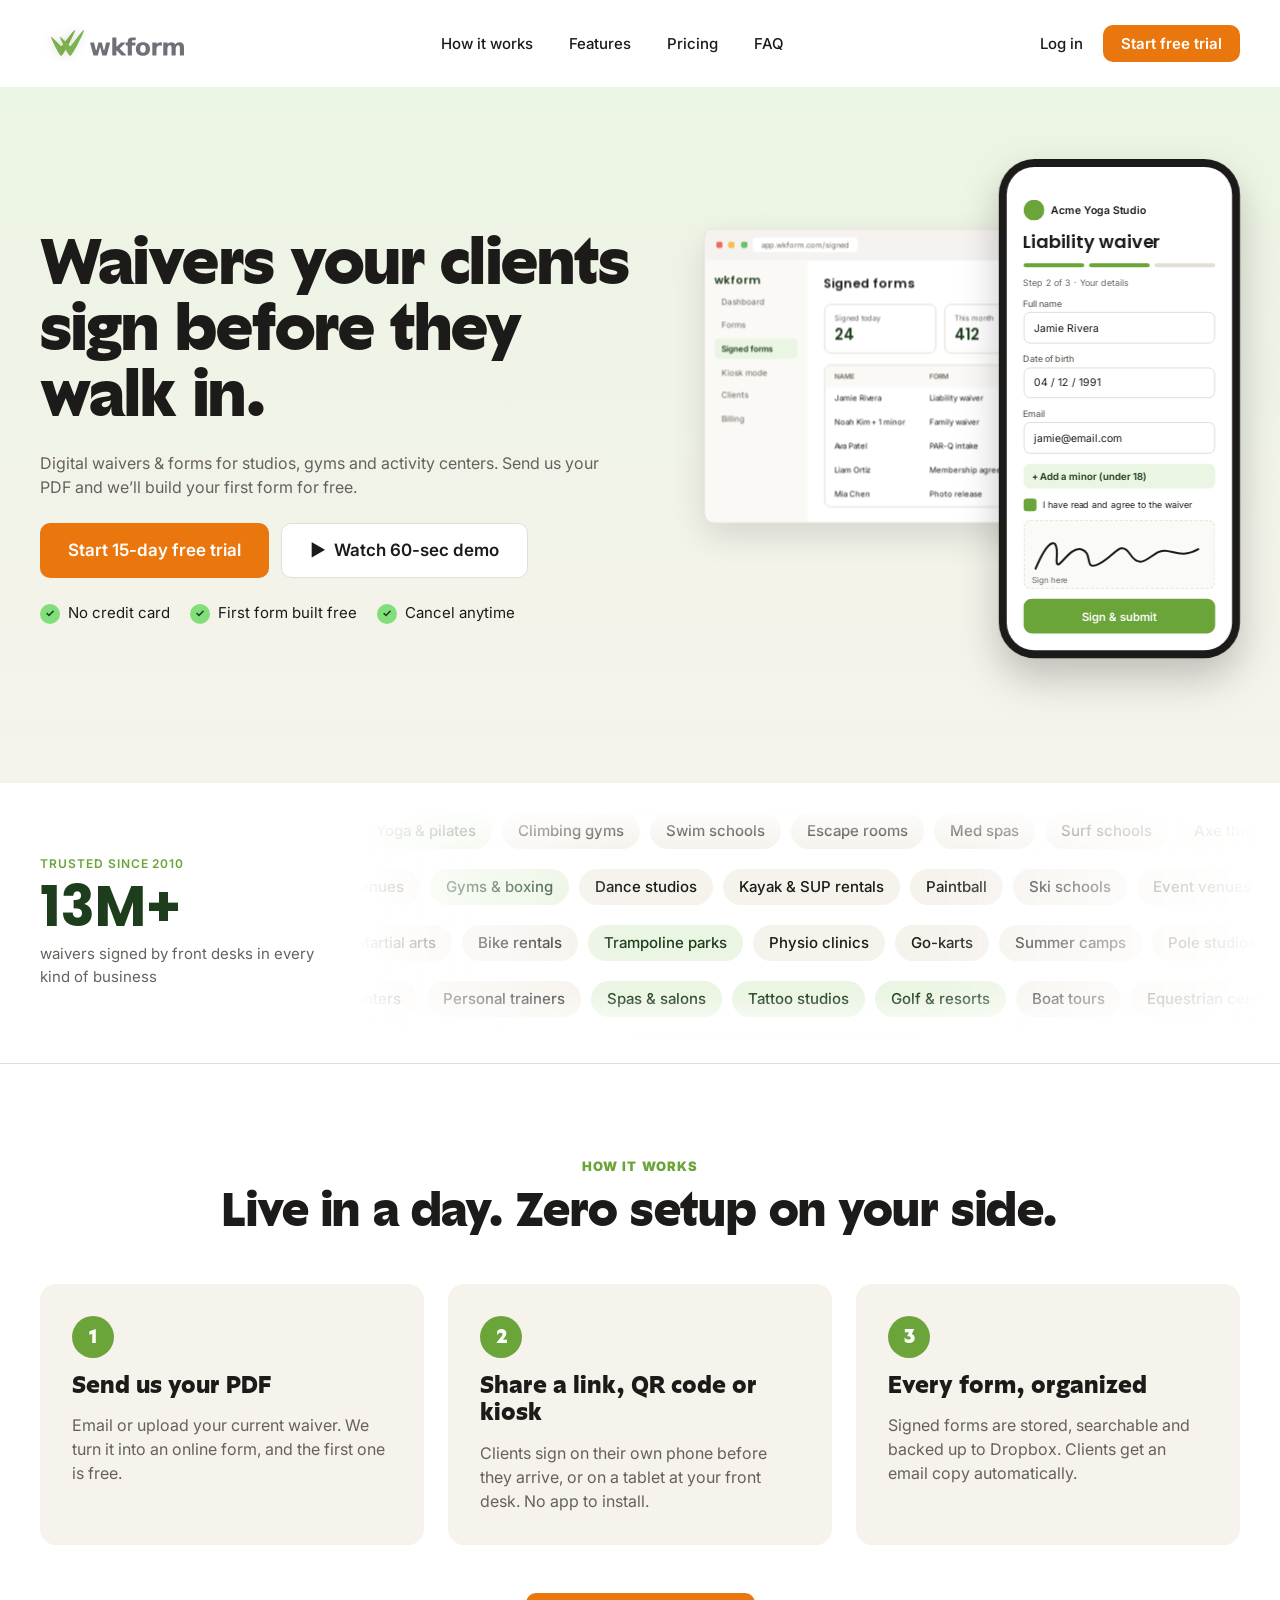
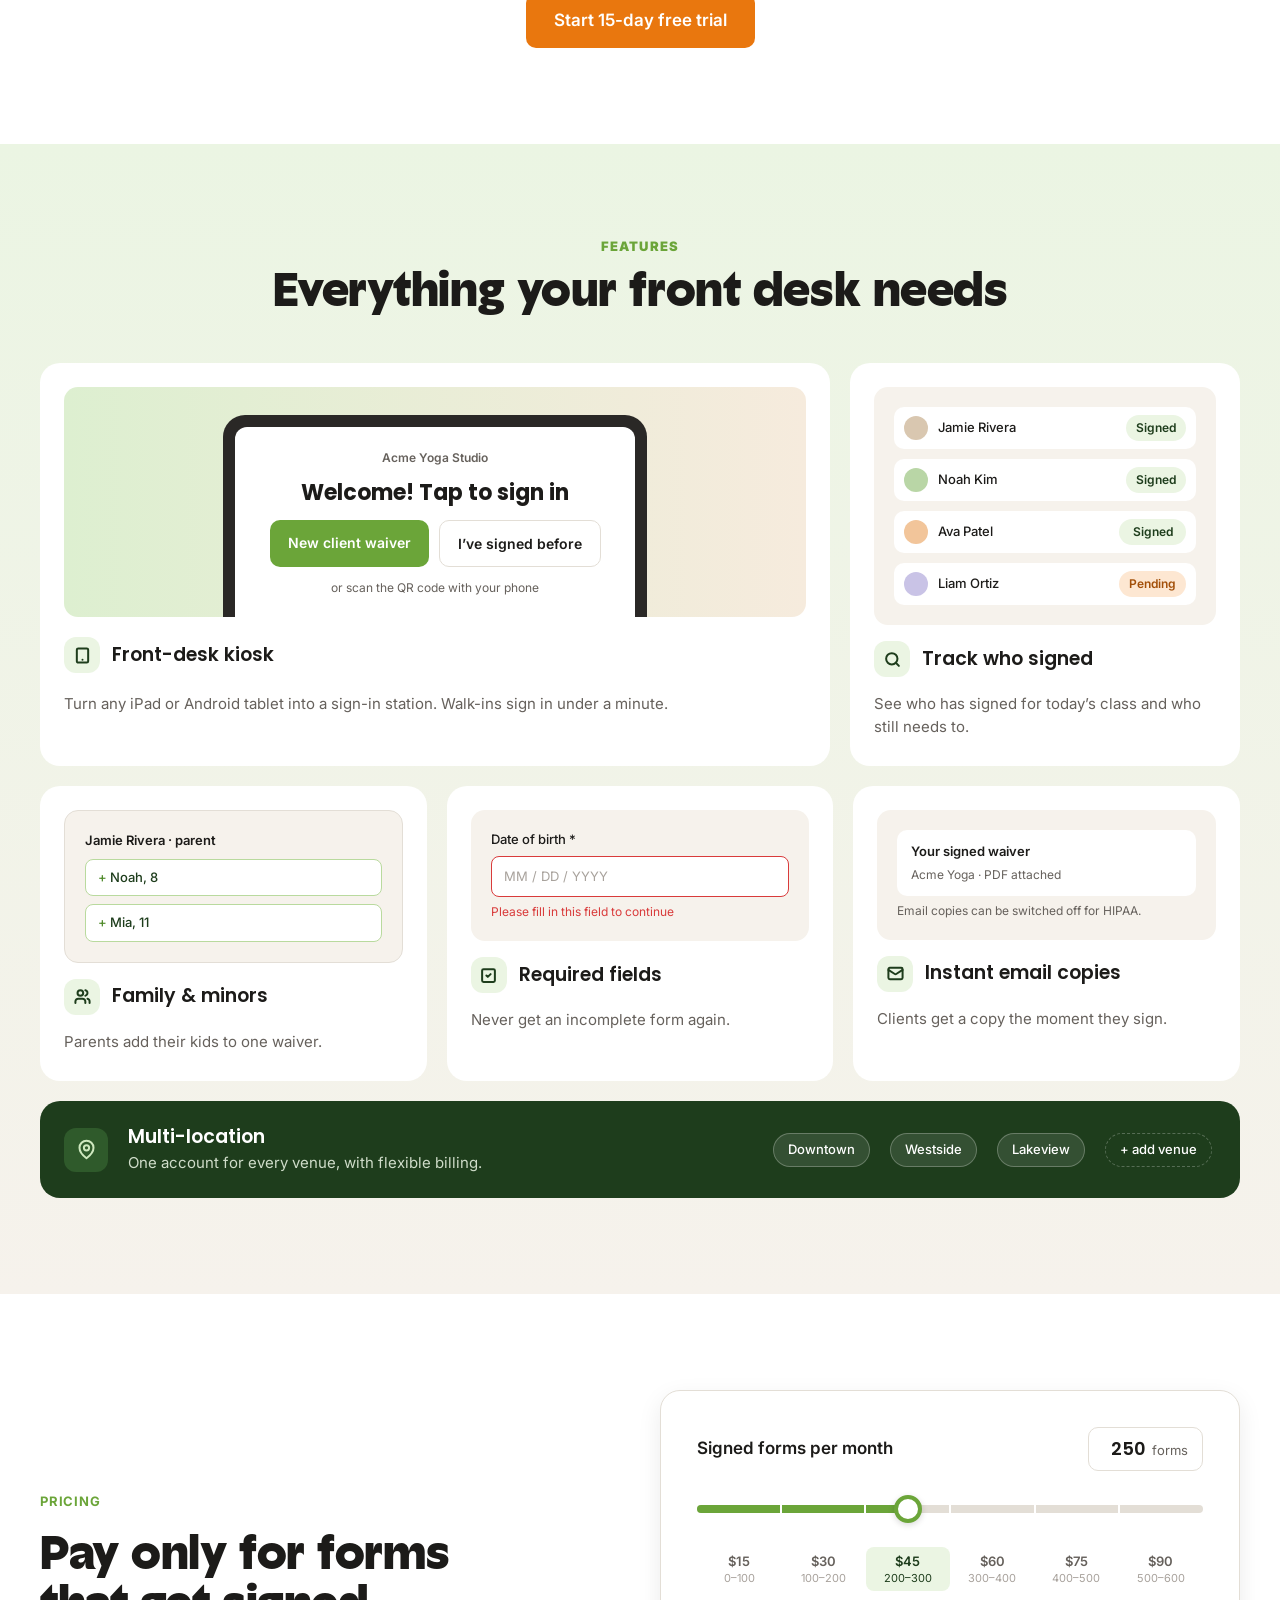
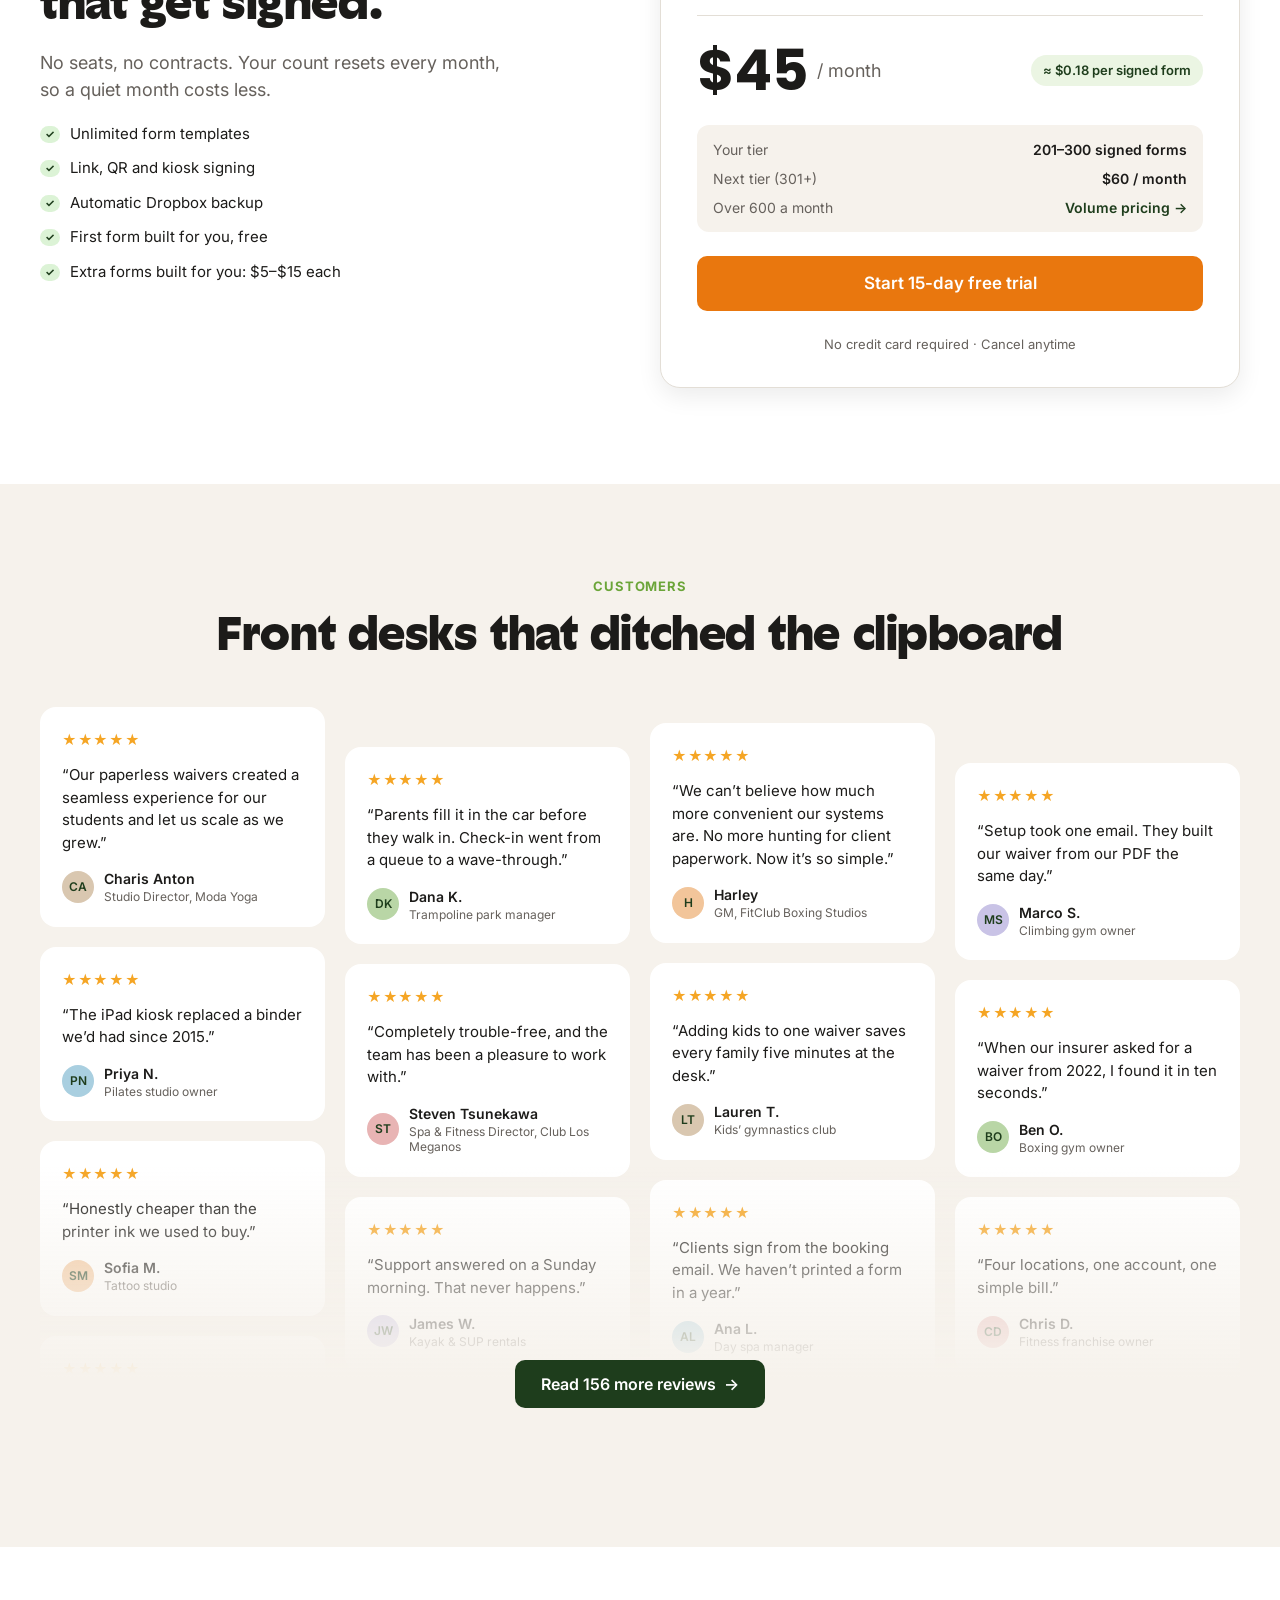
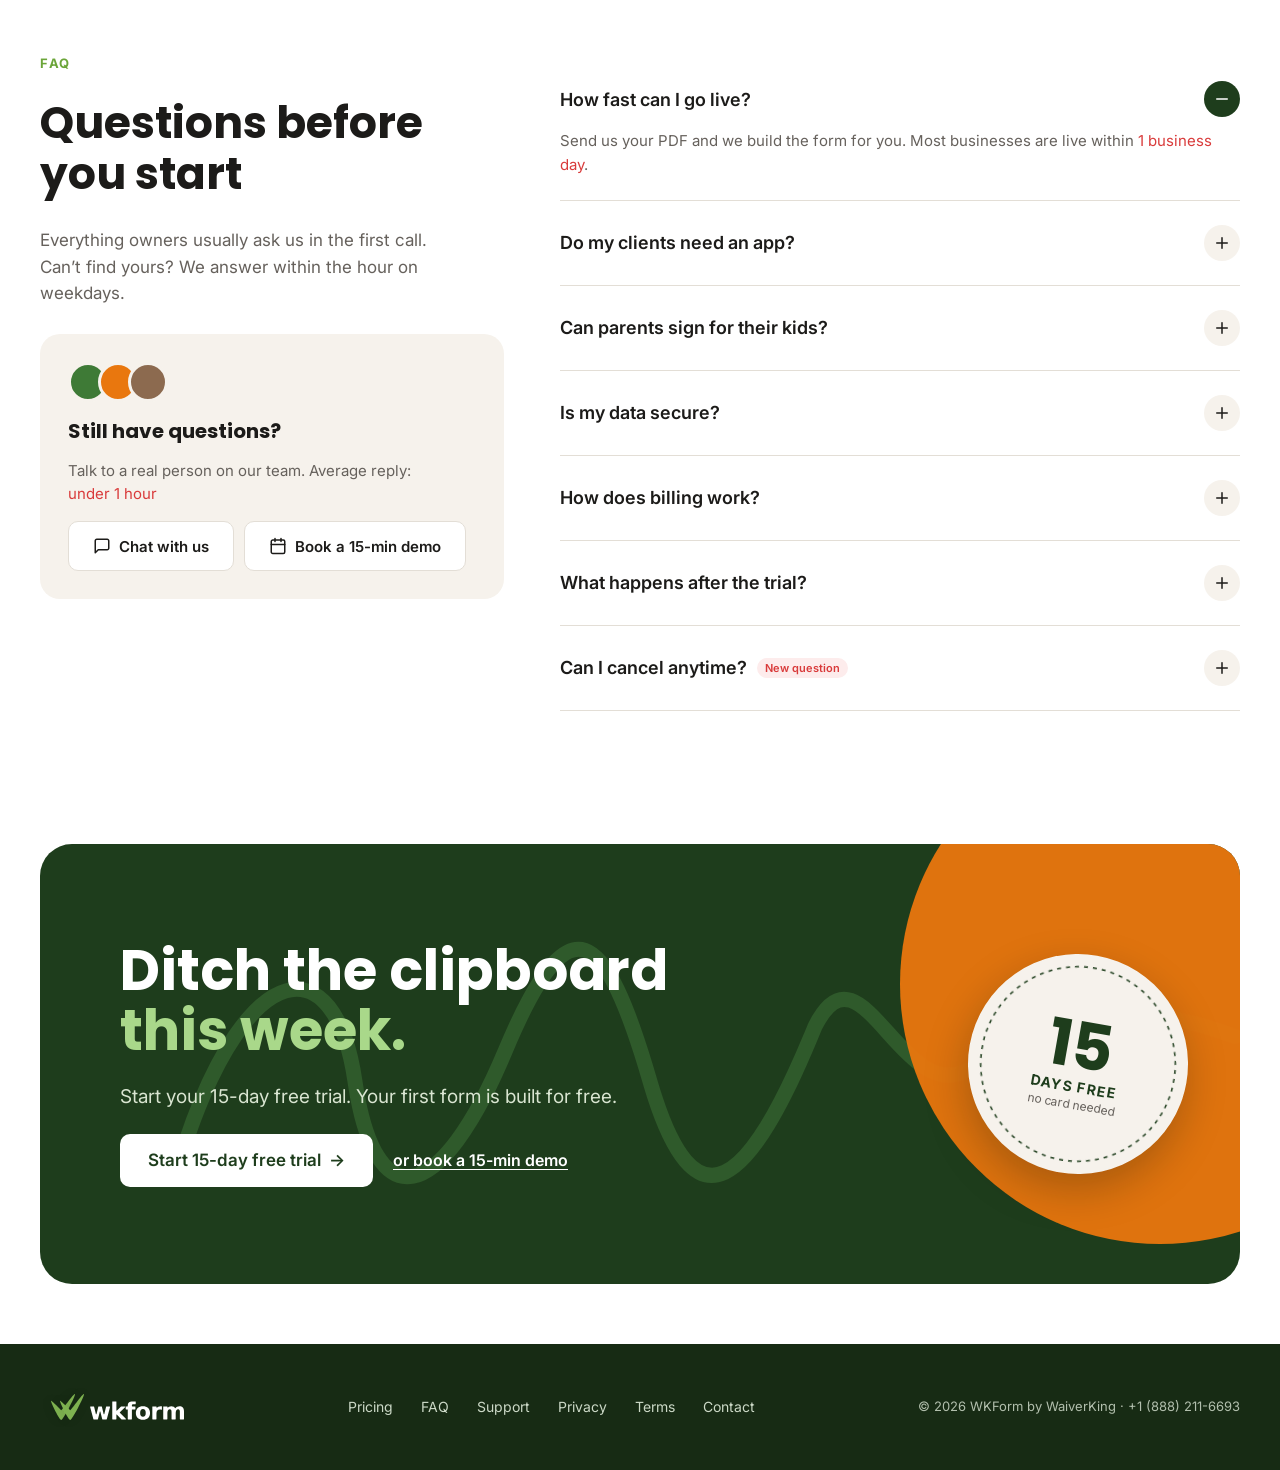
<file: index.html>
<!doctype html>
<html lang="en">
<head>
<meta charset="utf-8">
<meta name="viewport" content="width=device-width, initial-scale=1, viewport-fit=cover">
<meta name="description" content="Digital waivers & forms for studios, gyms and activity centers. Send us your PDF and we’ll build your first form for free.">
<link rel="icon" href="assets/logo.svg">
<title>wkform · Version A</title>
<link rel="preconnect" href="https://fonts.googleapis.com">
<link rel="preconnect" href="https://fonts.gstatic.com" crossorigin>
<link rel="stylesheet" href="https://fonts.googleapis.com/css2?family=Inter:wght@400;500;600;700;900&family=Poppins:wght@600;700;800&display=swap">
<style>
@font-face { font-family: "PP Palma"; font-weight: 800; font-style: normal; font-display: swap; src: url([data-uri]) format("opentype"); }
@font-face { font-family: "PP Palma Heavy"; font-weight: 700; font-style: normal; font-display: swap; src: url([data-uri]) format("opentype"); }
/* Layout: 1440 mockup, 1200px content column (120px side margins), sections stack to one column on phones.
   Single light look on purpose: this is the wkform.com marketing site as designed in Figma. */
:root {
  color-scheme: light;
  --ink: #1C1B19;
  --body: #66615C;
  --muted: #A8A29C;
  --beige: #F6F2EC;
  --line: #E3DED6;
  --green-50: #EBF5E3;
  --green-100: #DCF3D6;
  --green-check: #81DE7B;
  --green: #6BA539;
  --green-dark: #1E3D1C;
  --green-deep: #172B14;
  --green-tint: #A9D88A;
  --orange: #E9770E;
  --orange-soft: #F08A2C;
  --pending-bg: #FDE7D2;
  --pending-fg: #A3500A;
  --flag: #D93B3B;
  --flag-bg: #FDECEC;
  --star: #F5A524;
  --white: #FFFFFF;
  /* PP Palma Fizzy Heavy for display headings, PP Palma Heavy for step titles (embedded above) */
  --font-display: "PP Palma", "Poppins", system-ui, sans-serif;
  --font-palma: "PP Palma Heavy", "PP Palma", "Poppins", system-ui, sans-serif;
  --font-head: "Poppins", system-ui, sans-serif;
  --font-body: "Inter", system-ui, -apple-system, "Segoe UI", sans-serif;
  --wrap: 1200px;
  --gutter-l: max(16px, env(safe-area-inset-left, 0px));
  --gutter-r: max(16px, env(safe-area-inset-right, 0px));
}
*, *::before, *::after { box-sizing: border-box; }
html { scroll-behavior: smooth; }
@media (prefers-reduced-motion: reduce) { html { scroll-behavior: auto; } *, *::before, *::after { transition: none !important; animation: none !important; } }
body { margin: 0; background: var(--white); color: var(--ink); font-family: var(--font-body); font-size: 16px; line-height: 1.5; -webkit-font-smoothing: antialiased; overflow-x: hidden; }
body::before { content: ""; position: fixed; inset: 0 0 auto; height: env(safe-area-inset-top, 0px); z-index: 60; background: var(--white); }
a { color: inherit; text-decoration: none; }
p { margin: 0; }
h1, h2, h3 { margin: 0; font-weight: inherit; }
img { max-width: 100%; display: block; }
:focus-visible { outline: 3px solid var(--orange); outline-offset: 3px; border-radius: 6px; }

.band { padding-left: var(--gutter-l); padding-right: var(--gutter-r); }
.wrap { max-width: var(--wrap); margin: 0 auto; width: 100%; }

.eyebrow { font: 900 13px/1 var(--font-body); letter-spacing: 0.08em; color: var(--green); text-transform: uppercase; }
.display { font-family: var(--font-display); font-weight: 800; color: var(--ink); text-wrap: balance; letter-spacing: -0.01em; }
.h2 { font-size: clamp(30px, 4.2vw, 44px); line-height: 1.15; }
.sec-head { display: flex; flex-direction: column; align-items: center; gap: 12px; text-align: center; }

.btn { display: inline-flex; align-items: center; justify-content: center; gap: 8px; border-radius: 10px; font: 600 17px/1 var(--font-body); white-space: nowrap; cursor: pointer; border: 0; transition: transform .15s ease, background-color .15s ease, box-shadow .15s ease; }
.btn:hover { transform: translateY(-1px); }
.btn-primary { background: var(--orange); color: var(--white); padding: 19px 28px; }
.btn-primary:hover { background: #D96C08; box-shadow: 0 6px 16px rgba(233,119,14,.28); }
.btn-ghost { background: var(--white); color: var(--ink); padding: 17.5px 28px; border: 1.5px solid var(--line); }
.btn-ghost:hover { border-color: #CFC8BD; }
.btn-sm { font-size: 15px; padding: 11px 18px; }

.check { display: inline-flex; align-items: center; justify-content: center; width: 20px; height: 20px; flex: none; border-radius: 20px; background: var(--green-check); color: var(--green-dark); font: 700 11px/1 var(--font-body); }

/* ---------- Nav ---------- */
.nav { position: sticky; top: env(safe-area-inset-top, 0px); z-index: 50; background: var(--white); border-bottom: 1px solid transparent; transition: border-color .2s; }
.nav.scrolled { border-bottom-color: var(--line); }
.nav .wrap { display: flex; align-items: center; justify-content: space-between; gap: 24px; padding-block: 20px; }
.nav-logo img { width: 144px; height: 46px; }
.nav-links { display: flex; gap: 36px; font: 500 15px/1 var(--font-body); }
.nav-links a:hover, .nav-right .login:hover { color: var(--green); }
.nav-right { display: flex; align-items: center; gap: 20px; font: 500 15px/1 var(--font-body); }
.menu-btn { display: none; width: 40px; height: 40px; border-radius: 10px; border: 1.5px solid var(--line); background: var(--white); cursor: pointer; align-items: center; justify-content: center; }
.menu-btn span, .menu-btn span::before, .menu-btn span::after { display: block; width: 16px; height: 2px; background: var(--ink); border-radius: 2px; position: relative; content: ""; }
.menu-btn span::before { position: absolute; top: -5px; }
.menu-btn span::after { position: absolute; top: 5px; }
.mobile-menu { border-top: 1px solid var(--line); background: var(--white); }
.mobile-menu .wrap { display: flex; flex-direction: column; padding-block: 8px 16px; }
.mobile-menu a { padding: 14px 0; font: 500 17px/1 var(--font-body); border-bottom: 1px solid var(--line); }
.mobile-menu a:last-child { border-bottom: 0; }

/* ---------- Hero ---------- */
.hero { background: linear-gradient(180deg, var(--green-50), var(--beige)); }
.hero .wrap { display: flex; align-items: center; gap: 48px; padding-block: 72px 88px; }
.hero-copy { flex: 0 1 620px; min-width: 0; display: flex; flex-direction: column; gap: 24px; }
.hero h1 { font-size: clamp(40px, 5.6vw, 60px); line-height: 1.1; letter-spacing: -0.015em; max-width: 600px; text-wrap: wrap; }
.hero-sub { color: var(--body); max-width: 560px; }
.hero-ctas { display: flex; flex-wrap: wrap; gap: 12px; }
.ticks { display: flex; flex-wrap: wrap; gap: 12px 20px; font-size: 15px; }
.ticks li { display: flex; align-items: center; gap: 8px; }
.ticks { list-style: none; margin: 0; padding: 0; }
.hero-shot { flex: 1 1 540px; min-width: 0; display: flex; justify-content: flex-end; }

/* scale boxes: inner is laid out at design size and scaled to fit */
.scale-box { width: 100%; position: relative; }
.scale-inner { position: absolute; top: 0; left: 0; transform-origin: top left; }

/* product shot (540×540 artboard) */
.shot { width: 540px; height: 540px; position: relative; font-family: var(--font-body); line-height: normal; }
.dash { position: absolute; left: 0; top: 70px; width: 494px; background: var(--white); border: .7px solid var(--line); border-radius: 9.6px; box-shadow: 0 13.7px 34.3px rgba(0,0,0,.12); overflow: hidden; }
.dash-bar { display: flex; align-items: center; gap: 5.5px; background: #F5F2F0; padding: 8.2px 11px; }
.dash-bar img { width: 6.9px; height: 6.9px; }
.dash-url { background: var(--white); border-radius: 4px; padding: 2.7px 8.2px; font-size: 7.55px; color: #6B6661; }
.dash-body { display: flex; }
.dash-side { width: 103px; background: #FAF9F6; padding: 13.7px 9.6px; display: flex; flex-direction: column; gap: 4.1px; }
.dash-side b { font: 600 11px/1.3 var(--font-head); color: var(--green-dark); }
.dash-side span { font-size: 8.24px; color: #6B6661; padding: 4.8px 6.9px; border-radius: 4px; }
.dash-side span.on { background: var(--green-50); color: var(--green-dark); font-weight: 600; }
.dash-main { flex: 1; min-width: 0; padding: 15px 16.5px; display: flex; flex-direction: column; gap: 11px; }
.dash-top { display: flex; justify-content: space-between; align-items: center; }
.dash-top b { font: 600 12.4px/1.3 var(--font-head); }
.dash-top span { background: var(--green); color: var(--white); font-size: 7.55px; font-weight: 600; padding: 4.8px 8.2px; border-radius: 5.5px; }
.dash-stats { display: flex; gap: 8.2px; }
.dash-stats div { flex: 1; border: .7px solid var(--line); border-radius: 6.9px; padding: 8.2px 9.6px; display: flex; flex-direction: column; gap: 1.4px; }
.dash-stats small { font-size: 7.55px; color: #6B6661; white-space: nowrap; }
.dash-stats strong { font: 600 15.1px/1.4 var(--font-head); color: var(--green-dark); }
.dash-stats div:last-child strong { color: var(--orange-soft); }
.dash-table { border: .7px solid var(--line); border-radius: 6.9px; overflow: hidden; font-size: 7.89px; }
.dash-row { display: grid; grid-template-columns: 96px 122px 66px 55px; padding: 6.2px 9.6px; white-space: nowrap; }
.dash-row.head { background: #FAF9F6; font-size: 6.86px; font-weight: 600; color: #6B6661; }
.pill { display: inline-block; font-size: 6.86px; font-weight: 600; padding: 1.4px 5.5px; border-radius: 6.9px; background: var(--green-50); color: var(--green-dark); }
.pill.pend { background: #FCEDDB; color: #B25C0D; }

.phone { position: absolute; left: 297px; top: 0; width: 243px; background: var(--ink); padding: 8.2px; border-radius: 36px; filter: drop-shadow(0 19.7px 19.7px rgba(0,0,0,.22)); }
.phone-screen { background: var(--white); border-radius: 27.9px; padding: 32.8px 16.4px 16.4px; display: flex; flex-direction: column; gap: 9.84px; }
.ph-studio { display: flex; align-items: center; gap: 6.56px; font-size: 10.66px; font-weight: 600; }
.ph-studio img { width: 21.3px; height: 21.3px; }
.ph-title { font: 600 18px/1.3 var(--font-head); }
.ph-progress { display: flex; gap: 4.9px; }
.ph-progress i { width: 62.3px; height: 4.1px; border-radius: 2.5px; background: var(--green); }
.ph-progress i:last-child { background: var(--line); }
.ph-step, .ph-label { font-size: 9px; color: #6B6661; }
.ph-label { font-weight: 500; }
.ph-field { display: flex; flex-direction: column; gap: 3.3px; }
.ph-input { border: .82px solid var(--line); border-radius: 6.56px; padding: 8.2px 9.84px; font-size: 10.66px; }
.ph-minor { background: var(--green-50); color: var(--green-dark); font-size: 9.84px; font-weight: 600; padding: 6.56px 8.2px; border-radius: 6.56px; }
.ph-agree { display: flex; align-items: center; gap: 6.56px; font-size: 9px; }
.ph-agree i { width: 13px; height: 13px; border-radius: 3.3px; background: var(--green); }
.ph-sign { position: relative; height: 69px; width: 193.5px; border: .82px dashed var(--line); background: #FAFAF7; border-radius: 6.56px; }
.ph-sign img { position: absolute; left: 10.66px; top: 21px; width: 166px; height: 27.8px; max-width: none; }
.ph-sign span { position: absolute; left: 7.4px; top: 53.3px; font-size: 8.2px; color: #6B6661; }
.ph-submit { background: var(--green); color: var(--white); font-size: 11.5px; font-weight: 600; text-align: center; padding: 10.66px; border-radius: 8.2px; }

/* ---------- Proof strip ---------- */
.proof { background: var(--white); border-bottom: 1px solid var(--line); }
.proof .wrap { display: flex; align-items: center; gap: 20px; padding-block: 24px; min-height: 280px; }
.proof-stat { flex: 0 0 300px; display: flex; flex-direction: column; gap: 6px; }
.proof-stat .eyebrow { font-weight: 600; font-size: 12px; letter-spacing: 0.08em; }
.proof-stat strong { font: 700 56px/1.1 var(--font-head); color: var(--green-dark); }
.proof-stat p { color: var(--body); font-size: 15px; }
.tagfield { flex: 1 1 auto; min-width: 0; position: relative; height: 232px; overflow: hidden; margin-right: -20px; }
.tagrow { position: absolute; display: flex; gap: 10px; white-space: nowrap; }
.tag { display: inline-flex; align-items: center; padding: 9px 16px; border-radius: 999px; background: var(--beige); font: 500 15px/1.2 var(--font-body); color: var(--ink); }
.tag.hl { background: var(--green-50); color: var(--green-dark); }
.tagfield::before, .tagfield::after { content: ""; position: absolute; inset: 0; pointer-events: none; z-index: 1; }
.tagfield::before { background: linear-gradient(90deg, #fff 0%, rgba(255,255,255,.55) 12%, rgba(255,255,255,0) 30%, rgba(255,255,255,0) 62%, rgba(255,255,255,.7) 85%, #fff 100%); }
.tagfield::after { background: linear-gradient(180deg, rgba(255,255,255,.9) 0%, rgba(255,255,255,0) 20%, rgba(255,255,255,0) 80%, rgba(255,255,255,.9) 100%); }
/* seamless marquee: each row holds its tags twice and slides by one copy; rows alternate direction and speed */
.tagrow { gap: 0; will-change: transform; }
.tagset { display: flex; gap: 10px; padding-right: 10px; flex: none; }
@media (prefers-reduced-motion: no-preference) {
  .tagrow.run { animation: marquee var(--dur, 40s) linear infinite; }
  .tagrow.run.rev { animation-direction: reverse; }
  .tagfield:hover .tagrow.run { animation-play-state: paused; }
}
@keyframes marquee { from { transform: translateX(0); } to { transform: translateX(-50%); } }

/* ---------- How it works ---------- */
.how { background: var(--white); }
.how .wrap { display: flex; flex-direction: column; align-items: center; gap: 48px; padding-block: 96px; }
.steps { display: grid; grid-template-columns: repeat(3, 1fr); gap: 24px; width: 100%; list-style: none; margin: 0; padding: 0; }
.step { background: var(--beige); border-radius: 16px; padding: 32px; display: flex; flex-direction: column; gap: 14px; }
.step-num { width: 42px; height: 42px; border-radius: 50%; background: var(--green); color: var(--white); display: grid; place-items: center; font: 800 18px/1 var(--font-display); }
.step h3 { font: 700 22px/1.25 var(--font-palma); }
.step p { color: var(--body); max-width: 320px; }

/* ---------- Features ---------- */
.features { background: linear-gradient(180deg, var(--green-50), var(--beige)); }
.features .wrap { display: flex; flex-direction: column; align-items: center; gap: 48px; padding-block: 96px; }
.bento { display: flex; flex-direction: column; gap: 20px; width: 100%; }
.bento-row { display: grid; gap: 20px; }
.bento-row.r1 { grid-template-columns: 1fr 390px; }
.bento-row.r2 { grid-template-columns: repeat(3, 1fr); }
.fcard { background: var(--white); border-radius: 20px; padding: 24px 24px 28px; display: flex; flex-direction: column; gap: 16px; min-width: 0; }
.fcard.big { gap: 20px; }
.mini { background: var(--beige); border-radius: 14px; padding: 20px; display: flex; flex-direction: column; gap: 8px; font-size: 13px; }
.fhead { display: flex; align-items: center; gap: 12px; }
.ftile { width: 36px; height: 36px; border-radius: 12px; background: var(--green-50); display: grid; place-items: center; flex: none; }
.ftile img { width: 17px; height: 17px; }
.fhead h3 { font: 600 19px/1.3 var(--font-head); }
.fcard > p { color: var(--body); font-size: 15px; }
.kiosk-bg { background: linear-gradient(90deg, #DDEFD0, #F6EBDD); border-radius: 14px; padding: 28px 20px 0; display: flex; justify-content: center; overflow: hidden; }
.kiosk-fit { width: 424px; max-width: 100%; }
.kiosk { width: 424px; background: #2A2826; border-radius: 22px 22px 0 0; padding: 12px 12px 0; }
.kiosk-screen { background: var(--white); border-radius: 12px 12px 0 0; padding: 22px 28px 26px; display: flex; flex-direction: column; align-items: center; gap: 12px; text-align: center; }
.kiosk-screen small { font-size: 12px; font-weight: 600; color: var(--body); }
.kiosk-screen b { font: 700 22px/1.3 var(--font-head); }
.kiosk-screen .kb { display: flex; gap: 10px; }
.kiosk-screen .kb span { padding: 12px 18px; border-radius: 10px; font-size: 14px; font-weight: 600; white-space: nowrap; }
.kb .p { background: var(--green); color: var(--white); }
.kb .s { border: 1px solid var(--line); }
.kiosk-screen em { font-style: normal; font-size: 12px; color: var(--body); }
.who { gap: 10px; }
.who div { background: var(--white); border-radius: 10px; padding: 8px 10px; display: flex; align-items: center; gap: 10px; font-weight: 500; }
.who img { width: 24px; height: 24px; }
.who div > span:nth-child(2) { flex: 1; min-width: 0; }
.status { padding: 4px 10px; border-radius: 999px; font-size: 12px; font-weight: 600; background: var(--green-50); color: var(--green-dark); }
.status.pend { background: var(--pending-bg); color: var(--pending-fg); }
.kid { background: var(--white); border: 1px solid #B9DA9E; color: var(--green-dark); font-weight: 500; padding: 8px 12px; border-radius: 8px; }
.kid i { font-style: normal; color: #4F8A2A; }
.mini.bordered { border: 1px solid var(--line); }
.field-err { background: var(--white); border: 1.5px solid var(--flag); border-radius: 8px; padding: 10px 12px; color: var(--muted); }
.err { color: var(--flag); font-size: 12px; }
.mail-card { background: var(--white); border-radius: 10px; padding: 12px 14px; display: flex; flex-direction: column; gap: 4px; }
.mail-card small, .mini > small { font-size: 12px; color: var(--body); }
.multi { background: var(--green-dark); border-radius: 20px; padding: 24px 28px 24px 24px; display: flex; align-items: center; gap: 20px; flex-wrap: wrap; }
.multi .ftile { width: 44px; height: 44px; background: #2F5A2B; }
.multi .ftile img { width: 21px; height: 21px; }
.multi-copy { flex: 1 1 280px; min-width: 0; display: flex; flex-direction: column; gap: 2px; }
.multi-copy h3 { font: 600 19px/1.3 var(--font-head); color: var(--white); }
.multi-copy p { color: #CFDCC9; font-size: 15px; }
.venues { display: flex; flex-wrap: wrap; gap: 20px; }
.venue { padding: 8px 14px; border-radius: 999px; border: 1px solid rgba(255,255,255,.25); background: rgba(255,255,255,.1); color: var(--white); font: 500 13px/1.2 var(--font-body); }
.venue.add { background: transparent; border-style: dashed; }

/* ---------- Pricing ---------- */
.pricing { background: var(--white); }
.pricing .wrap { display: flex; align-items: center; gap: 64px; padding-block: 96px; }
.price-copy { flex: 1 1 0; min-width: 0; display: flex; flex-direction: column; gap: 20px; }
.price-copy .eyebrow { font-weight: 700; letter-spacing: 0.06em; }
.price-copy h2 { max-width: 500px; }
.price-copy > p { color: var(--body); font-size: 18px; max-width: 480px; }
.inc { list-style: none; margin: 0; padding: 0; display: flex; flex-direction: column; gap: 12px; font-size: 15px; }
.inc li { display: flex; align-items: center; gap: 10px; }
.inc .check { background: var(--green-100); width: auto; min-width: 20px; height: 17px; padding: 0 5px; }
.calc { flex: 0 1 580px; min-width: 0; background: var(--white); border: 1px solid var(--line); border-radius: 20px; box-shadow: 0 8px 24px rgba(0,0,0,.08); padding: 36px 36px 32px; display: flex; flex-direction: column; gap: 24px; }
.calc-top { display: flex; align-items: center; justify-content: space-between; gap: 12px; flex-wrap: wrap; }
.calc-top label { font-weight: 600; font-size: 17px; }
.num { display: flex; align-items: baseline; gap: 6px; border: 1px solid var(--line); border-radius: 10px; padding: 8px 14px; }
.num:focus-within { border-color: var(--green); box-shadow: 0 0 0 3px var(--green-50); }
.num input { width: 3.6ch; border: 0; padding: 0; font: 600 18px/1.4 var(--font-head); color: var(--ink); background: transparent; text-align: right; -moz-appearance: textfield; outline: none; font-variant-numeric: tabular-nums; }
.num input::-webkit-outer-spin-button, .num input::-webkit-inner-spin-button { -webkit-appearance: none; margin: 0; }
.num span { font-size: 13px; color: var(--body); }

.slider { position: relative; height: 28px; --pct: 41.67%; }
.slider .track { position: absolute; left: 0; right: 0; top: 10px; height: 8px; border-radius: 4px; background: var(--line); overflow: hidden; }
.slider .fill { position: absolute; inset: 0 auto 0 0; width: var(--pct); background: var(--green); }
.slider .ticks-s { position: absolute; inset: 0; display: flex; }
.slider .ticks-s i { flex: 1; border-right: 2px solid var(--white); }
.slider .ticks-s i:last-child { border-right: 0; }
.slider .thumb { position: absolute; top: 0; left: calc(var(--pct) - 14px); width: 28px; height: 28px; border-radius: 50%; background: var(--white); border: 4px solid var(--green); box-shadow: 0 2px 6px rgba(0,0,0,.15); pointer-events: none; transition: transform .12s; }
.slider input { position: absolute; inset: -6px -14px; width: calc(100% + 28px); height: 40px; margin: 0; opacity: 0; cursor: pointer; }
.slider input:focus-visible ~ .thumb { box-shadow: 0 0 0 4px rgba(107,165,57,.3); }
.slider input:active ~ .thumb { transform: scale(1.08); }

.tiers { display: grid; grid-template-columns: repeat(6, 1fr); }
.tier { display: flex; flex-direction: column; align-items: center; gap: 2px; padding: 6px 0; border-radius: 8px; border: 0; background: transparent; cursor: pointer; font-family: var(--font-body); white-space: nowrap; transition: background-color .15s; }
.tier b { font-size: 13px; font-weight: 600; color: var(--body); }
.tier small { font-size: 11px; color: var(--muted); }
.tier:hover { background: var(--beige); }
.tier.on { background: var(--green-50); }
.tier.on b, .tier.on small { color: var(--green-dark); }
.divider { height: 1px; background: var(--line); }
.total { display: flex; align-items: center; gap: 8px; flex-wrap: wrap; }
.total strong { font: 700 56px/1.1 var(--font-head); font-variant-numeric: tabular-nums; }
.total .per { color: var(--body); font-size: 18px; }
.total .spacer { flex: 1; }
.chip { background: var(--green-50); color: var(--green-dark); font-size: 13px; font-weight: 600; padding: 6px 12px; border-radius: 999px; white-space: nowrap; }
.breakdown { background: var(--beige); border-radius: 12px; padding: 14px 16px; display: flex; flex-direction: column; gap: 8px; font-size: 14px; }
.breakdown div { display: flex; justify-content: space-between; gap: 12px; }
.breakdown span { color: var(--body); }
.breakdown b { font-weight: 600; text-align: right; }
.breakdown a { color: var(--green-dark); font-weight: 600; }
.breakdown a:hover { text-decoration: underline; }
.calc .btn-primary { width: 100%; }
.calc .note { text-align: center; font-size: 13px; color: var(--body); }

/* ---------- Testimonials ---------- */
.reviews { background: var(--beige); }
.reviews .wrap { display: flex; flex-direction: column; align-items: center; gap: 48px; padding-block: 96px 80px; }
.reviews .eyebrow { font-weight: 700; letter-spacing: 0.06em; }
.wall { position: relative; width: 100%; max-height: 760px; overflow: hidden; transition: max-height .6s ease; }
.wall.open { max-height: 3000px; }
.cols { display: grid; grid-template-columns: repeat(4, 1fr); gap: 20px; align-items: start; }
.col { display: flex; flex-direction: column; gap: 20px; }
.col:nth-child(2) { margin-top: 40px; }
.col:nth-child(3) { margin-top: 16px; }
.col:nth-child(4) { margin-top: 56px; }
.review { background: var(--white); border-radius: 16px; padding: 22px; display: flex; flex-direction: column; gap: 14px; }
.stars { color: var(--star); font-size: 14px; letter-spacing: 0.05em; }
.review blockquote { margin: 0; font-size: 15px; line-height: 1.5; }
.who-r { display: flex; align-items: center; gap: 10px; }
.av { width: 32px; height: 32px; border-radius: 50%; display: grid; place-items: center; flex: none; font-size: 12px; font-weight: 600; color: var(--green-dark); }
.who-r b { display: block; font-size: 14px; font-weight: 600; }
.who-r small { display: block; font-size: 12px; line-height: 1.3; color: var(--body); }
.wall-fade { position: absolute; left: 0; right: 0; bottom: 0; height: 300px; background: linear-gradient(180deg, rgba(246,242,236,0), var(--beige) 70%); display: flex; align-items: flex-end; justify-content: center; padding-bottom: 59px; transition: opacity .3s; }
.wall.open .wall-fade { opacity: 0; pointer-events: none; }
.btn-dark { background: var(--green-dark); color: var(--white); padding: 16px 26px; font-size: 16px; }
.btn-dark:hover { background: #2A5226; }
.reviews .less { display: none; }
.reviews.expanded .less { display: inline-flex; }

/* ---------- FAQ ---------- */
.faq { background: var(--white); }
.faq .wrap { display: grid; grid-template-columns: 464px 1fr; gap: 56px; padding-block: 110px 133px; align-items: start; }
.faq-intro { display: flex; flex-direction: column; gap: 28px; min-width: 0; }
.faq-intro .eyebrow { font-weight: 700; letter-spacing: 0.12em; }
.faq-intro h2 { font: 700 clamp(32px, 4.2vw, 44px)/1.15 var(--font-head); max-width: 440px; }
.faq-intro > p { color: var(--body); font-size: 17px; line-height: 1.55; max-width: 420px; }
.help { background: var(--beige); border-radius: 20px; padding: 28px; display: flex; flex-direction: column; gap: 16px; }
.help img.team { width: 100px; height: 40px; }
.help h3 { font: 700 20px/1.3 var(--font-head); }
.help p { color: var(--body); font-size: 15px; max-width: 364px; }
.flag { color: var(--flag); }
.help-btns { display: flex; flex-wrap: wrap; gap: 10px; }
.btn-outline { background: var(--white); border: 1.5px solid var(--line); color: var(--ink); padding: 15px 24px; font-size: 15px; }
.btn-outline img { width: 18px; height: 18px; }
.btn-outline:hover { border-color: #CFC8BD; }
.acc { display: flex; flex-direction: column; min-width: 0; }
.qa { border-bottom: 1px solid var(--line); }
.qa h3 { margin: 0; }
.qa button { width: 100%; display: flex; align-items: center; gap: 16px; padding: 24px 0; background: none; border: 0; cursor: pointer; text-align: left; font: 600 18px/1.3 var(--font-body); color: var(--ink); }
.qa button .q { flex: 1; min-width: 0; display: flex; align-items: center; flex-wrap: wrap; gap: 10px; }
.qa .ic { width: 36px; height: 36px; border-radius: 99px; background: var(--beige); display: grid; place-items: center; flex: none; transition: background-color .2s; }
.qa .ic img { width: 18px; height: 18px; }
.qa .ic .minus { display: none; }
.qa.open .ic { background: var(--green-dark); }
.qa.open .ic .plus { display: none; }
.qa.open .ic .minus { display: block; }
.qa button:hover .ic { background: var(--line); }
.qa.open button:hover .ic { background: #2A5226; }
.new { background: var(--flag-bg); color: var(--flag); font-size: 11px; font-weight: 600; padding: 3px 8px; border-radius: 99px; }
.ans { display: grid; grid-template-rows: 0fr; transition: grid-template-rows .25s ease; }
.qa.open .ans { grid-template-rows: 1fr; }
.ans > div { overflow: hidden; }
.ans p { color: var(--body); font-size: 15px; line-height: 1.55; padding-bottom: 24px; }
.qa.open button { padding-bottom: 12px; }
.qa button { transition: padding-bottom .25s ease; }

/* ---------- Final CTA ---------- */
.cta { background: var(--white); }
.cta .wrap { padding-block: 0 60px; }
.cta-card { position: relative; overflow: hidden; background: var(--green-dark); border-radius: 32px; min-height: 440px; display: flex; align-items: center; padding: 60px 80px; }
.cta-stroke { position: absolute; left: 120px; top: 60px; width: 1100px; height: 330px; max-width: none; pointer-events: none; }
.cta-blob { position: absolute; left: calc(100% - 340px); top: -120px; width: 520px; height: 520px; max-width: none; pointer-events: none; }
.cta-copy { position: relative; z-index: 1; display: flex; flex-direction: column; gap: 22px; max-width: 560px; }
.cta-copy h2 { font: 700 clamp(38px, 5vw, 56px)/1.08 var(--font-head); color: var(--white); }
.cta-copy h2 span { color: var(--green-tint); }
.cta-copy > p { color: #D9E5D1; font-size: 19px; }
.cta-actions { display: flex; align-items: center; gap: 12px 20px; flex-wrap: wrap; }
.btn-white { background: var(--white); color: var(--green-dark); padding: 18px 28px; }
.btn-white:hover { box-shadow: 0 6px 18px rgba(0,0,0,.2); }
.cta-actions .link { color: var(--white); font-weight: 600; text-decoration: underline; text-underline-offset: 3px; }
.badge { position: absolute; right: 52px; top: 50%; margin-top: -110px; width: 220px; height: 220px; border-radius: 50%; background: var(--beige); box-shadow: 0 16px 40px rgba(13,20,13,.25); transform: rotate(10deg); z-index: 1; display: grid; place-items: center; }
.badge img { position: absolute; left: 12px; top: 12px; width: 196px; height: 196px; }
.badge-txt { position: relative; display: flex; flex-direction: column; align-items: center; color: var(--green-dark); }
.badge-txt b { font: 700 64px/1 var(--font-head); }
.badge-txt span { font: 700 14px/1.3 var(--font-body); letter-spacing: 0.1em; }
.badge-txt small { font-size: 12px; color: var(--body); }


/* ---------- Motion (Features illustrations + final CTA) ----------
   Plays once when a card scrolls into view. Explanatory, so a little longer than UI motion. */
:root { --ease-out: cubic-bezier(0.23, 1, 0.32, 1); --ease-in-out: cubic-bezier(0.77, 0, 0.175, 1); --ease-spring: cubic-bezier(0.34, 1.4, 0.64, 1); }
.swap { display: inline-grid; transition: background-color 300ms ease 1500ms, color 300ms ease 1500ms; }
.swap > span { grid-area: 1 / 1; text-align: center; transition: opacity 260ms ease 1500ms, filter 260ms ease 1500ms; }
.swap .to { opacity: 0; }
@media (prefers-reduced-motion: no-preference) {
  .js-anim [data-anim] .a-up { opacity: 0; transform: translateY(10px); transition: opacity 450ms ease, transform 600ms var(--ease-out); transition-delay: calc(var(--i, 0) * 70ms + 200ms); }
  .js-anim [data-anim].is-in .a-up { opacity: 1; transform: none; }
  .js-anim .reviews .a-up { transform: translateY(16px); filter: blur(4px); transition: opacity 500ms ease, transform 800ms var(--ease-out), filter 500ms ease; transition-delay: calc(var(--i, 0) * 70ms + 100ms); }
  .js-anim .reviews .is-in .a-up { transform: none; filter: none; }

  /* kiosk: tablet rises into the frame, then the primary button gets one tap */
  .js-anim .kiosk { transform: translateY(48px); transition: transform 900ms var(--ease-out) 100ms; }
  .js-anim .is-in .kiosk { transform: none; }
  .js-anim .is-in .kb .p { animation: tap 520ms var(--ease-out) 1150ms; }
  @keyframes tap { 30% { transform: scale(0.94); } 100% { transform: scale(1); } }

  /* track who signed: Ava's pill flips from Pending to Signed */
  .js-anim .is-in .swap { background: var(--green-50); color: var(--green-dark); }
  .js-anim .is-in .swap .from { opacity: 0; filter: blur(2px); }
  .js-anim .is-in .swap .to { opacity: 1; filter: none; }
  .js-anim .swap .to { filter: blur(2px); }

  /* required fields: empty field turns red with a small shake */
  .js-anim [data-anim] .field-err { border-color: var(--line); transition: border-color 200ms ease 650ms; }
  .js-anim [data-anim].is-in .field-err { border-color: var(--flag); animation: shake 420ms ease-in-out 650ms; }
  @keyframes shake { 20% { transform: translateX(-4px); } 40% { transform: translateX(4px); } 60% { transform: translateX(-2px); } 80% { transform: translateX(2px); } }

  /* final CTA: signature draws, orange circle swells in, badge settles with a little spring */
  .js-anim .cta-stroke path { stroke-dasharray: 1; stroke-dashoffset: 1; transition: stroke-dashoffset 1800ms var(--ease-in-out) 250ms; }
  .js-anim .is-in .cta-stroke path { stroke-dashoffset: 0; }
  .js-anim .cta-blob { scale: 0.86; opacity: 0; transition: scale 1100ms var(--ease-out), opacity 500ms ease; }
  .js-anim .is-in .cta-blob { scale: 1; opacity: 1; animation: breathe 7s ease-in-out 1.4s infinite alternate; }
  @keyframes breathe { from { scale: 1; } to { scale: 1.035; } }
  .js-anim .badge { scale: 0.82; rotate: -16deg; opacity: 0; transition: scale 700ms var(--ease-spring) 550ms, rotate 900ms var(--ease-out) 550ms, opacity 250ms ease 550ms; }
  .js-anim .is-in .badge { scale: 1; rotate: 0deg; opacity: 1; }
  .badge img { animation: spin 48s linear infinite; }
  @keyframes spin { to { rotate: 360deg; } }
}


/* Hero load: copy rises in line by line, then the product shot; the phone signature writes itself */
.ph-sign svg { position: absolute; left: 10.66px; top: 21px; width: 166px; height: 27.8px; overflow: visible; }
@media (prefers-reduced-motion: no-preference) {
  .hero-copy > * { animation: rise-in 800ms var(--ease-out) both; animation-delay: calc(var(--i) * 80ms + 80ms); }
  .hero .dash { animation: rise-in 1000ms var(--ease-out) 420ms both; --rise: 24px; }
  .hero .phone { animation: rise-in 1000ms var(--ease-out) 560ms both; --rise: 40px; }
  .ph-sign path { stroke-dasharray: 1; stroke-dashoffset: 1; animation: draw 1100ms var(--ease-in-out) 1350ms forwards; }
  .ph-submit { animation: tap 520ms var(--ease-out) 2550ms; }
  @keyframes rise-in { from { opacity: 0; transform: translateY(var(--rise, 14px)); filter: blur(4px); } }
  @keyframes draw { to { stroke-dashoffset: 0; } }
}

/* ---------- Footer ---------- */
.foot { background: var(--green-deep); }
.foot .wrap { display: flex; align-items: center; justify-content: space-between; gap: 24px 40px; flex-wrap: wrap; padding-block: 40px; }
.foot img { width: 144px; height: 46px; }
.foot nav { display: flex; flex-wrap: wrap; gap: 12px 28px; font-size: 14px; color: #CCD9C7; }
.foot nav a:hover { color: var(--white); }
.foot p { font-size: 13px; color: #B2BFAD; }

/* ---------- Responsive ---------- */
@media (max-width: 1180px) {
  .faq .wrap { grid-template-columns: minmax(0, 400px) 1fr; gap: 48px; }
  .bento-row.r1 { grid-template-columns: 1fr 340px; }
  .badge { right: 28px; transform: rotate(10deg) scale(.85); }
}
@media (max-width: 1060px) {
  .hero .wrap { flex-direction: column; align-items: stretch; padding-block: 56px 64px; }
  .hero-copy { flex: none; }
  .hero-shot { justify-content: center; }
  .hero-shot .scale-box { max-width: 540px; }
  .pricing .wrap { flex-direction: column; align-items: stretch; gap: 40px; }
  .calc { flex: none; width: 100%; max-width: 640px; }
  .cols { grid-template-columns: repeat(2, 1fr); }
  .col:nth-child(n) { margin-top: 0; }
  .col:nth-child(2n) { margin-top: 32px; }
  .wall { max-height: 1100px; }
  .faq .wrap { grid-template-columns: 1fr; gap: 40px; padding-block: 80px; }
  .cta-card { flex-direction: column; align-items: flex-start; gap: 32px; padding: 56px 48px; }
  .badge { position: relative; right: auto; top: auto; margin: 0; align-self: flex-end; }
  .cta-blob { left: auto; right: -260px; top: auto; bottom: -260px; }
}
@media (max-width: 900px) {
  .nav-links, .nav-right .login { display: none; }
  .menu-btn { display: inline-flex; }
  .nav .wrap { padding-block: 14px; }
  .nav-logo img { width: 120px; height: 38px; }
  .proof .wrap { flex-direction: column; align-items: stretch; padding-block: 48px 24px; }
  .proof-stat { flex: none; }
  .tagfield { margin-right: 0; margin-inline: calc(-1 * var(--gutter-l)) calc(-1 * var(--gutter-r)); }
  .steps { grid-template-columns: 1fr; }
  .step p { max-width: none; }
  .bento-row.r1, .bento-row.r2 { grid-template-columns: 1fr; }
  .how .wrap, .features .wrap { padding-block: 72px; gap: 36px; }
  .pricing .wrap { padding-block: 72px; }
}
@media (max-width: 640px) {
  .btn-primary, .btn-ghost { padding: 17px 22px; font-size: 16px; }
  .hero-ctas .btn { flex: 1 1 auto; }
  .proof-stat strong { font-size: 48px; }
  .calc { padding: 24px 20px; gap: 20px; }
  .tiers { grid-template-columns: repeat(3, 1fr); row-gap: 4px; }
  .total strong { font-size: 44px; }
  .cols { grid-template-columns: 1fr; }
  .col:nth-child(2n) { margin-top: 0; }
  .wall { max-height: 980px; }
  .reviews .wrap { padding-block: 72px 64px; gap: 36px; }
  .cta .wrap { padding-block: 0 40px; }
  .cta-card { padding: 44px 24px 32px; border-radius: 24px; }
  .cta-actions .btn { width: 100%; }
  .cta-stroke { left: -200px; top: 40px; }
  .badge { width: 170px; height: 170px; }
  .badge img { left: 9px; top: 9px; width: 152px; height: 152px; }
  .badge-txt b { font-size: 50px; }
  .badge-txt span { font-size: 12px; }
  .badge-txt small { font-size: 11px; }
  .step, .fcard { padding: 24px 20px; }
  .multi { padding: 20px; }
  .venues { gap: 10px; }
  .foot .wrap { flex-direction: column; align-items: flex-start; }
}
</style>
</head>
<body>

<header class="nav band" id="top">
  <div class="wrap">
    <a class="nav-logo" href="#top" aria-label="wkform home"><img src="assets/logo.svg" alt="wkform" width="144" height="46"></a>
    <nav class="nav-links" aria-label="Main">
      <a href="#how">How it works</a>
      <a href="#features">Features</a>
      <a href="#pricing">Pricing</a>
      <a href="#faq">FAQ</a>
    </nav>
    <div class="nav-right">
      <a class="login" href="https://wkform.com/login">Log in</a>
      <a class="btn btn-primary btn-sm" href="https://wkform.com/signup">Start free trial</a>
      <button class="menu-btn" id="menuBtn" type="button" aria-expanded="false" aria-controls="mobileMenu" aria-label="Open menu"><span></span></button>
    </div>
  </div>
  <div class="mobile-menu band" id="mobileMenu" hidden>
    <div class="wrap">
      <a href="#how">How it works</a>
      <a href="#features">Features</a>
      <a href="#pricing">Pricing</a>
      <a href="#faq">FAQ</a>
      <a href="https://wkform.com/login">Log in</a>
    </div>
  </div>
</header>

<main>
<!-- Hero -->
<section class="hero band">
  <div class="wrap">
    <div class="hero-copy">
      <h1 class="display" style="--i:0">Waivers your clients sign before they walk in.</h1>
      <p class="hero-sub" style="--i:1">Digital waivers &amp; forms for studios, gyms and activity centers. Send us your PDF and we’ll build your first form for free.</p>
      <div class="hero-ctas" style="--i:2">
        <a class="btn btn-primary" href="https://wkform.com/signup">Start 15-day free trial</a>
        <a class="btn btn-ghost" href="#how">▶&nbsp; Watch 60-sec demo</a>
      </div>
      <ul class="ticks" style="--i:3">
        <li><span class="check" aria-hidden="true">✓</span>No credit card</li>
        <li><span class="check" aria-hidden="true">✓</span>First form built free</li>
        <li><span class="check" aria-hidden="true">✓</span>Cancel anytime</li>
      </ul>
    </div>
    <div class="hero-shot">
      <div class="scale-box" data-w="540" data-h="540" role="img" aria-label="The wkform dashboard listing signed forms, next to a phone showing a client filling in a liability waiver">
        <div class="scale-inner">
          <div class="shot" aria-hidden="true">
            <div class="dash">
              <div class="dash-bar"><img src="assets/dot-red.svg" alt=""><img src="assets/dot-yellow.svg" alt=""><img src="assets/dot-green.svg" alt=""><span class="dash-url">app.wkform.com/signed</span></div>
              <div class="dash-body">
                <div class="dash-side">
                  <b>wkform</b><span>Dashboard</span><span>Forms</span><span class="on">Signed forms</span><span>Kiosk mode</span><span>Clients</span><span>Billing</span>
                </div>
                <div class="dash-main">
                  <div class="dash-top"><b>Signed forms</b><span>+ Send waiver link</span></div>
                  <div class="dash-stats">
                    <div><small>Signed today</small><strong>24</strong></div>
                    <div><small>This month</small><strong>412</strong></div>
                    <div><small>Awaiting signature</small><strong>3</strong></div>
                  </div>
                  <div class="dash-table">
                    <div class="dash-row head"><span>NAME</span><span>FORM</span><span>SIGNED</span><span>STATUS</span></div>
                    <div class="dash-row"><span>Jamie Rivera</span><span>Liability waiver</span><span>2 min ago</span><span><i class="pill">Signed</i></span></div>
                    <div class="dash-row"><span>Noah Kim + 1 minor</span><span>Family waiver</span><span>14 min ago</span><span><i class="pill">Signed</i></span></div>
                    <div class="dash-row"><span>Ava Patel</span><span>PAR-Q intake</span><span>1 h ago</span><span><i class="pill">Signed</i></span></div>
                    <div class="dash-row"><span>Liam Ortiz</span><span>Membership agreement</span><span>—</span><span><i class="pill pend">Pending</i></span></div>
                    <div class="dash-row"><span>Mia Chen</span><span>Photo release</span><span>Yesterday</span><span><i class="pill">Signed</i></span></div>
                  </div>
                </div>
              </div>
            </div>
            <div class="phone">
              <div class="phone-screen">
                <div class="ph-studio"><img src="assets/phone-avatar.svg" alt="">Acme Yoga Studio</div>
                <div class="ph-title">Liability waiver</div>
                <div class="ph-progress"><i></i><i></i><i></i></div>
                <div class="ph-step">Step 2 of 3 · Your details</div>
                <div class="ph-field"><span class="ph-label">Full name</span><span class="ph-input">Jamie Rivera</span></div>
                <div class="ph-field"><span class="ph-label">Date of birth</span><span class="ph-input">04 / 12 / 1991</span></div>
                <div class="ph-field"><span class="ph-label">Email</span><span class="ph-input">jamie@email.com</span></div>
                <div class="ph-minor">+ Add a minor (under 18)</div>
                <div class="ph-agree"><i></i>I have read and agree to the waiver</div>
                <div class="ph-sign"><svg viewBox="0 0 166.05 27.7794" fill="none" preserveAspectRatio="none"><path pathLength="1" d="M1.02527 26.7541C14.1453 -4.40586 23.9853 -6.04586 22.3453 15.2741C20.7053 36.5941 33.8253 3.79414 46.9453 7.07414C60.0653 10.3541 48.5853 30.0341 64.9853 21.8341C81.3853 13.6341 86.3053 -2.76586 96.1453 11.9941C105.985 26.7541 112.545 16.9141 124.025 10.3541C135.505 3.79414 145.345 18.5541 165.025 7.07414" stroke-width="2.05" stroke-linecap="round" stroke="#1C1B19"/></svg><span>Sign here</span></div>
                <div class="ph-submit">Sign &amp; submit</div>
              </div>
            </div>
          </div>
        </div>
      </div>
    </div>
  </div>
</section>

<!-- Proof strip -->
<section class="proof band" aria-label="Who uses wkform">
  <div class="wrap">
    <div class="proof-stat">
      <span class="eyebrow">Trusted since 2010</span>
      <strong>13M+</strong>
      <p>waivers signed by front desks in every kind of business</p>
    </div>
    <div class="tagfield">
      <div class="tagrow" style="left:0;top:6px"><span class="tag hl">Yoga &amp; pilates</span><span class="tag">Climbing gyms</span><span class="tag">Swim schools</span><span class="tag">Escape rooms</span><span class="tag">Med spas</span><span class="tag">Surf schools</span><span class="tag">Axe throwing</span></div>
      <div class="tagrow" style="left:-70px;top:62px"><span class="tag">Event venues</span><span class="tag hl">Gyms &amp; boxing</span><span class="tag">Dance studios</span><span class="tag">Kayak &amp; SUP rentals</span><span class="tag">Paintball</span><span class="tag">Ski schools</span></div>
      <div class="tagrow" style="left:-20px;top:118px"><span class="tag">Martial arts</span><span class="tag">Bike rentals</span><span class="tag hl">Trampoline parks</span><span class="tag">Physio clinics</span><span class="tag">Go-karts</span><span class="tag">Summer camps</span><span class="tag">Pole studios</span></div>
      <div class="tagrow" style="left:-110px;top:174px"><span class="tag">Equestrian centers</span><span class="tag">Personal trainers</span><span class="tag hl">Spas &amp; salons</span><span class="tag hl">Tattoo studios</span><span class="tag hl">Golf &amp; resorts</span><span class="tag">Boat tours</span></div>
    </div>
  </div>
</section>

<!-- How it works -->
<section class="how band" id="how">
  <div class="wrap">
    <div class="sec-head">
      <span class="eyebrow">How it works</span>
      <h2 class="display h2">Live in a day. Zero setup on your side.</h2>
    </div>
    <ol class="steps">
      <li class="step"><span class="step-num">1</span><h3>Send us your PDF</h3><p>Email or upload your current waiver. We turn it into an online form, and the first one is free.</p></li>
      <li class="step"><span class="step-num">2</span><h3>Share a link, QR code or kiosk</h3><p>Clients sign on their own phone before they arrive, or on a tablet at your front desk. No app to install.</p></li>
      <li class="step"><span class="step-num">3</span><h3>Every form, organized</h3><p>Signed forms are stored, searchable and backed up to Dropbox. Clients get an email copy automatically.</p></li>
    </ol>
    <a class="btn btn-primary" href="https://wkform.com/signup">Start 15-day free trial</a>
  </div>
</section>

<!-- Features -->
<section class="features band" id="features">
  <div class="wrap">
    <div class="sec-head">
      <span class="eyebrow">Features</span>
      <h2 class="display h2">Everything your front desk needs</h2>
    </div>
    <div class="bento">
      <div class="bento-row r1">
        <article data-anim class="fcard big">
          <div class="kiosk-bg">
            <div class="kiosk-fit scale-box" data-w="424" data-h="202">
              <div class="scale-inner">
                <div class="kiosk" aria-hidden="true">
                  <div class="kiosk-screen">
                    <small>Acme Yoga Studio</small>
                    <b>Welcome! Tap to sign in</b>
                    <div class="kb"><span class="p">New client waiver</span><span class="s">I’ve signed before</span></div>
                    <em>or scan the QR code with your phone</em>
                  </div>
                </div>
              </div>
            </div>
          </div>
          <div class="fhead"><span class="ftile"><img src="assets/icon-kiosk.svg" alt=""></span><h3>Front-desk kiosk</h3></div>
          <p>Turn any iPad or Android tablet into a sign-in station. Walk-ins sign in under a minute.</p>
        </article>
        <article data-anim class="fcard">
          <div class="mini who" aria-hidden="true">
            <div class="a-up" style="--i:0"><img src="assets/av1.svg" alt=""><span>Jamie Rivera</span><span class="status">Signed</span></div>
            <div class="a-up" style="--i:1"><img src="assets/av2.svg" alt=""><span>Noah Kim</span><span class="status">Signed</span></div>
            <div class="a-up" style="--i:2"><img src="assets/av3.svg" alt=""><span>Ava Patel</span><span class="status pend swap"><span class="from">Pending</span><span class="to">Signed</span></span></div>
            <div class="a-up" style="--i:3"><img src="assets/av4.svg" alt=""><span>Liam Ortiz</span><span class="status pend">Pending</span></div>
          </div>
          <div class="fhead"><span class="ftile"><img src="assets/icon-search.svg" alt=""></span><h3>Track who signed</h3></div>
          <p>See who has signed for today’s class and who still needs to.</p>
        </article>
      </div>
      <div class="bento-row r2">
        <article data-anim class="fcard">
          <div class="mini bordered" aria-hidden="true">
            <b style="font-weight:600">Jamie Rivera · parent</b>
            <span class="kid a-up" style="--i:1"><i>+</i> Noah, 8</span>
            <span class="kid a-up" style="--i:2"><i>+</i> Mia, 11</span>
          </div>
          <div class="fhead"><span class="ftile"><img src="assets/icon-family.svg" alt=""></span><h3>Family &amp; minors</h3></div>
          <p>Parents add their kids to one waiver.</p>
        </article>
        <article data-anim class="fcard">
          <div class="mini" style="gap:6px" aria-hidden="true">
            <span style="font-weight:500">Date of birth *</span>
            <span class="field-err">MM / DD / YYYY</span>
            <span class="err a-up" style="--i:9">Please fill in this field to continue</span>
          </div>
          <div class="fhead"><span class="ftile"><img src="assets/icon-req.svg" alt=""></span><h3>Required fields</h3></div>
          <p>Never get an incomplete form again.</p>
        </article>
        <article data-anim class="fcard">
          <div class="mini" style="gap:6px" aria-hidden="true">
            <div class="mail-card a-up" style="--i:0"><b style="font-weight:600">Your signed waiver</b><small>Acme Yoga · PDF attached</small></div>
            <small>Email copies can be switched off for HIPAA.</small>
          </div>
          <div class="fhead"><span class="ftile"><img src="assets/icon-mail.svg" alt=""></span><h3>Instant email copies</h3></div>
          <p>Clients get a copy the moment they sign.</p>
        </article>
      </div>
      <article data-anim class="multi">
        <span class="ftile"><img src="assets/icon-pin.svg" alt=""></span>
        <div class="multi-copy"><h3>Multi-location</h3><p>One account for every venue, with flexible billing.</p></div>
        <div class="venues" aria-hidden="true"><span class="venue a-up" style="--i:0">Downtown</span><span class="venue a-up" style="--i:1">Westside</span><span class="venue a-up" style="--i:2">Lakeview</span><span class="venue add a-up" style="--i:3">+ add venue</span></div>
      </article>
    </div>
  </div>
</section>

<!-- Pricing -->
<section class="pricing band" id="pricing">
  <div class="wrap">
    <div class="price-copy">
      <span class="eyebrow">Pricing</span>
      <h2 class="display h2">Pay only for forms that get signed.</h2>
      <p>No seats, no contracts. Your count resets every month, so a quiet month costs less.</p>
      <ul class="inc">
        <li><span class="check" aria-hidden="true">✓</span>Unlimited form templates</li>
        <li><span class="check" aria-hidden="true">✓</span>Link, QR and kiosk signing</li>
        <li><span class="check" aria-hidden="true">✓</span>Automatic Dropbox backup</li>
        <li><span class="check" aria-hidden="true">✓</span>First form built for you, free</li>
        <li><span class="check" aria-hidden="true">✓</span>Extra forms built for you: $5–$15 each</li>
      </ul>
    </div>
    <div class="calc" aria-label="Price calculator">
      <div class="calc-top">
        <label for="formsNum">Signed forms per month</label>
        <div class="num"><input id="formsNum" type="number" inputmode="numeric" min="1" max="9999" value="250" aria-label="Signed forms per month"><span>forms</span></div>
      </div>
      <div class="slider" id="slider">
        <div class="track"><div class="fill"></div><div class="ticks-s"><i></i><i></i><i></i><i></i><i></i><i></i></div></div>
        <input id="formsRange" type="range" min="10" max="600" step="10" value="250" aria-label="Signed forms per month slider">
        <span class="thumb"></span>
      </div>
      <div class="tiers" id="tiers">
        <button type="button" class="tier" data-v="50"><b>$15</b><small>0–100</small></button>
        <button type="button" class="tier" data-v="150"><b>$30</b><small>100–200</small></button>
        <button type="button" class="tier" data-v="250"><b>$45</b><small>200–300</small></button>
        <button type="button" class="tier" data-v="350"><b>$60</b><small>300–400</small></button>
        <button type="button" class="tier" data-v="450"><b>$75</b><small>400–500</small></button>
        <button type="button" class="tier" data-v="550"><b>$90</b><small>500–600</small></button>
      </div>
      <div class="divider"></div>
      <div class="total" aria-live="polite">
        <strong id="price">$45</strong><span class="per" id="per">/ month</span><span class="spacer"></span><span class="chip" id="unit">≈ $0.18 per signed form</span>
      </div>
      <div class="breakdown">
        <div><span>Your tier</span><b id="tierName">201–300 signed forms</b></div>
        <div><span id="nextLabel">Next tier (301+)</span><b id="nextPrice">$60 / month</b></div>
        <div><span>Over 600 a month</span><a href="#faq">Volume pricing →</a></div>
      </div>
      <a class="btn btn-primary" href="https://wkform.com/signup">Start 15-day free trial</a>
      <p class="note">No credit card required · Cancel anytime</p>
    </div>
  </div>
</section>

<!-- Testimonials -->
<section class="reviews band" id="reviews">
  <div class="wrap" data-anim data-anim-t="0.2">
    <div class="sec-head" style="gap:16px">
      <span class="eyebrow a-up" style="--i:0">Customers</span>
      <h2 class="display h2 a-up" style="--i:1">Front desks that ditched the clipboard</h2>
    </div>
    <div class="wall" id="wall">
      <div class="cols" id="cols"></div>
      <div class="wall-fade"><button style="--i:8" class="a-up btn btn-dark" id="moreBtn" type="button" aria-controls="wall" aria-expanded="false">Read 156 more reviews&nbsp; →</button></div>
    </div>
    <button class="btn btn-outline less" id="lessBtn" type="button">Show fewer reviews</button>
  </div>
</section>

<!-- FAQ -->
<section class="faq band" id="faq">
  <div class="wrap">
    <div class="faq-intro">
      <span class="eyebrow">FAQ</span>
      <h2>Questions before you start</h2>
      <p>Everything owners usually ask us in the first call. Can’t find yours? We answer within the hour on weekdays.</p>
      <div class="help">
        <img class="team" src="assets/team-avatars.svg" alt="">
        <h3>Still have questions?</h3>
        <p>Talk to a real person on our team. Average reply: <span class="flag">under 1 hour</span></p>
        <div class="help-btns">
          <a class="btn btn-outline" href="https://wkform.com/contact"><img src="assets/icon-chat.svg" alt="">Chat with us</a>
          <a class="btn btn-outline" href="https://wkform.com/contact"><img src="assets/icon-calendar.svg" alt="">Book a 15-min demo</a>
        </div>
      </div>
    </div>
    <div class="acc" id="acc"></div>
  </div>
</section>

<!-- Final CTA -->
<section class="cta band">
  <div class="wrap">
    <div class="cta-card" data-anim>
      <svg class="cta-stroke" viewBox="0 0 1100 330" fill="none" preserveAspectRatio="none" aria-hidden="true"><path pathLength="1" d="M25 240C87.5 52.5 175 40 195 177.5C215 315 280 302.5 345 147.5C410 -7.5 445 22.5 490 177.5C535 332.5 590 282.5 655 122.5C700 32.5 740 197.5 805 167.5C870 137.5 930 77.5 1075 132.5" stroke-width="15" stroke-linecap="round" stroke-linejoin="round" stroke="#2F5A2B"/></svg>
      <img class="cta-blob" src="assets/cta-blob.svg" alt="">
      <div class="cta-copy">
        <h2>Ditch the clipboard <span>this week.</span></h2>
        <p>Start your 15-day free trial. Your first form is built for free.</p>
        <div class="cta-actions">
          <a class="btn btn-white" href="https://wkform.com/signup">Start 15-day free trial&nbsp; →</a>
          <a class="link" href="https://wkform.com/contact">or book a 15-min demo</a>
        </div>
      </div>
      <div class="badge" aria-label="15 days free, no card needed">
        <img src="assets/badge-ring.png" alt="">
        <div class="badge-txt"><b>15</b><span>DAYS FREE</span><small>no card needed</small></div>
      </div>
    </div>
  </div>
</section>
</main>

<footer class="foot band">
  <div class="wrap">
    <img src="assets/logo-white.svg" alt="wkform" width="144" height="46">
    <nav aria-label="Footer">
      <a href="#pricing">Pricing</a><a href="#faq">FAQ</a><a href="https://wkform.com/contact">Support</a><a href="https://wkform.com/privacy">Privacy</a><a href="https://wkform.com/terms">Terms</a><a href="https://wkform.com/contact">Contact</a>
    </nav>
    <p>© 2026 WKForm by WaiverKing · +1 (888) 211-6693</p>
  </div>
</footer>

<script>
(function () {
  // Play section illustrations once they scroll into view
  if ('IntersectionObserver' in window) {
    document.documentElement.classList.add('js-anim');
    const io = new IntersectionObserver(es => es.forEach(e => { if (e.isIntersecting) { e.target.classList.add('is-in'); io.unobserve(e.target); } }), { threshold: 0.35 });
    const io2 = new IntersectionObserver(es => es.forEach(e => { if (e.isIntersecting) { e.target.classList.add('is-in'); io2.unobserve(e.target); } }), { threshold: 0.15 });
    document.querySelectorAll('[data-anim]').forEach(el => (el.hasAttribute('data-anim-t') ? io2 : io).observe(el));
  }

  // Scale fixed-size product mockups to their column width
  const boxes = document.querySelectorAll('.scale-box');
  function fit() {
    boxes.forEach(b => {
      const w = +b.dataset.w, h = +b.dataset.h;
      const s = Math.min(1, b.clientWidth / w);
      b.style.height = (h * s) + 'px';
      b.firstElementChild.style.transform = 'scale(' + s + ')';
    });
  }
  fit();
  if ('ResizeObserver' in window) { const ro = new ResizeObserver(fit); boxes.forEach(b => ro.observe(b)); }
  else window.addEventListener('resize', fit);

  // Nav: border on scroll, mobile menu
  const nav = document.querySelector('.nav');
  const onScroll = () => nav.classList.toggle('scrolled', window.scrollY > 4);
  window.addEventListener('scroll', onScroll, { passive: true }); onScroll();
  const menuBtn = document.getElementById('menuBtn'), menu = document.getElementById('mobileMenu');
  menuBtn.addEventListener('click', () => {
    const open = menu.hidden; menu.hidden = !open;
    menuBtn.setAttribute('aria-expanded', String(open));
  });
  menu.addEventListener('click', e => { if (e.target.closest('a')) { menu.hidden = true; menuBtn.setAttribute('aria-expanded', 'false'); } });

  // Proof strip: duplicate each tag row for a seamless loop, ~22px/s with a little variation per row
  document.querySelectorAll('.tagrow').forEach((row, i) => {
    const set = document.createElement('div'); set.className = 'tagset';
    while (row.firstChild) set.appendChild(row.firstChild);
    const copy = set.cloneNode(true); copy.setAttribute('aria-hidden', 'true');
    row.append(set, copy);
    const speed = [23, 19, 26, 21][i % 4];
    row.style.setProperty('--dur', (set.offsetWidth / speed).toFixed(1) + 's');
    row.classList.add('run'); if (i % 2) row.classList.add('rev');
  });

  // Pricing: $15 per 100 signed forms, up to 600; volume pricing above that
  const range = document.getElementById('formsRange'), num = document.getElementById('formsNum');
  const slider = document.getElementById('slider'), tierBtns = [...document.querySelectorAll('.tier')];
  const $ = id => document.getElementById(id);
  const MAX = 600;
  function render(n, from) {
    n = Math.max(1, Math.round(n) || 1);
    const t = Math.min(6, Math.ceil(n / 100));
    const over = n > MAX;
    const price = t * 15;
    if (from !== 'num') num.value = n;
    if (from !== 'range') range.value = Math.min(MAX, Math.max(10, n));
    slider.style.setProperty('--pct', (Math.min(MAX, n) / MAX * 100) + '%');
    tierBtns.forEach((b, i) => b.classList.toggle('on', !over && i === t - 1));
    if (over) {
      $('price').textContent = 'Custom'; $('per').textContent = '';
      $('unit').textContent = 'Volume discount';
      $('tierName').textContent = '600+ signed forms';
      $('nextLabel').textContent = 'Talk to us'; $('nextPrice').textContent = 'Usually same day';
    } else {
      $('price').textContent = '$' + price; $('per').textContent = '/ month';
      $('unit').textContent = '≈ $' + (price / n).toFixed(2) + ' per signed form';
      $('tierName').textContent = (t === 1 ? '1–100' : (t - 1) * 100 + 1 + '–' + t * 100) + ' signed forms';
      if (t < 6) { $('nextLabel').textContent = 'Next tier (' + (t * 100 + 1) + '+)'; $('nextPrice').textContent = '$' + (price + 15) + ' / month'; }
      else { $('nextLabel').textContent = 'Next tier (601+)'; $('nextPrice').textContent = 'Volume pricing'; }
    }
  }
  range.addEventListener('input', () => render(+range.value, 'range'));
  num.addEventListener('input', () => { if (num.value !== '') render(+num.value, 'num'); });
  num.addEventListener('blur', () => render(+num.value));
  tierBtns.forEach(b => b.addEventListener('click', () => render(+b.dataset.v)));
  render(250);

  // Testimonials (3 real quotes from WaiverKing customers; the rest are sample copy from the mockup)
  const R = [
    [['Our paperless waivers created a seamless experience for our students and let us scale as we grew.','Charis Anton','Studio Director, Moda Yoga','CA','#D9C7B0'],
     ['The iPad kiosk replaced a binder we’d had since 2015.','Priya N.','Pilates studio owner','PN','#A9CFE0'],
     ['Honestly cheaper than the printer ink we used to buy.','Sofia M.','Tattoo studio','SM','#F2C59A'],
     ['My staff stopped chasing missing signatures before class.','Hannah P.','Yoga studio owner','HP','#D9C7B0']],
    [['Parents fill it in the car before they walk in. Check-in went from a queue to a wave-through.','Dana K.','Trampoline park manager','DK','#B9D6A6'],
     ['Completely trouble-free, and the team has been a pleasure to work with.','Steven Tsunekawa','Spa & Fitness Director, Club Los Meganos','ST','#E8B4B4'],
     ['Support answered on a Sunday morning. That never happens.','James W.','Kayak & SUP rentals','JW','#C9C3E6'],
     ['Required fields mean no more half-filled forms.','Omar F.','Golf resort ops','OF','#B9D6A6']],
    [['We can’t believe how much more convenient our systems are. No more hunting for client paperwork. Now it’s so simple.','Harley','GM, FitClub Boxing Studios','H','#F2C59A'],
     ['Adding kids to one waiver saves every family five minutes at the desk.','Lauren T.','Kids’ gymnastics club','LT','#D9C7B0'],
     ['Clients sign from the booking email. We haven’t printed a form in a year.','Ana L.','Day spa manager','AL','#A9CFE0']],
    [['Setup took one email. They built our waiver from our PDF the same day.','Marco S.','Climbing gym owner','MS','#C9C3E6'],
     ['When our insurer asked for a waiver from 2022, I found it in ten seconds.','Ben O.','Boxing gym owner','BO','#B9D6A6'],
     ['Four locations, one account, one simple bill.','Chris D.','Fitness franchise owner','CD','#E8B4B4']]
  ];
  const esc = s => s.replace(/&/g, '&amp;').replace(/</g, '&lt;');
  document.getElementById('cols').innerHTML = R.map((col, ci) => '<div class="col">' + col.map(([q, n, r, i, c], ri) =>
    '<figure class="review a-up" style="margin:0;--i:' + (ci + ri + 2) + '"><span class="stars" aria-label="5 out of 5 stars">★★★★★</span><blockquote>“' + esc(q) + '”</blockquote>' +
    '<figcaption class="who-r"><span class="av" style="background:' + c + '">' + i + '</span><span><b>' + esc(n) + '</b><small>' + esc(r) + '</small></span></figcaption></figure>'
  ).join('') + '</div>').join('');
  const wall = document.getElementById('wall'), sec = document.getElementById('reviews');
  document.getElementById('moreBtn').addEventListener('click', e => {
    wall.classList.add('open'); sec.classList.add('expanded'); e.currentTarget.setAttribute('aria-expanded', 'true');
  });
  document.getElementById('lessBtn').addEventListener('click', () => {
    wall.classList.remove('open'); sec.classList.remove('expanded');
    document.getElementById('moreBtn').setAttribute('aria-expanded', 'false');
    sec.scrollIntoView({ block: 'start' });
  });

  // FAQ accordion (one open at a time, first open by default)
  const F = [
    ['How fast can I go live?', 'Send us your PDF and we build the form for you. Most businesses are live within <span class="flag">1 business day</span>.'],
    ['Do my clients need an app?', 'No. Clients open a link or scan a QR code and sign in their phone’s browser. At the front desk, any iPad or Android tablet works as a kiosk.'],
    ['Can parents sign for their kids?', 'Yes. A parent or guardian signs once and adds each minor to the same waiver, so the whole family is covered in one form.'],
    ['Is my data secure?', 'Signed forms are stored in your account, searchable, and backed up to your Dropbox automatically. Email copies to clients can be switched off for HIPAA.'],
    ['How does billing work?', 'You pay for signed forms only: $15 per 100 signed forms a month, with no seats or contracts. Your count resets every month. Over 600 a month, ask us about volume pricing.'],
    ['What happens after the trial?', 'Your 15-day trial needs no credit card. To keep collecting signatures afterwards, add a payment method and you move onto pay-per-signed-form pricing. Nothing is charged automatically.'],
    ['Can I cancel anytime?', 'Yes. There’s no contract, so you can cancel whenever you like, and your signed forms stay in your Dropbox backup.', true]
  ];
  const acc = document.getElementById('acc');
  acc.innerHTML = F.map(([q, a, isNew], i) =>
    '<div class="qa' + (i === 0 ? ' open' : '') + '"><h3><button type="button" id="q' + i + '" aria-expanded="' + (i === 0) + '" aria-controls="a' + i + '">' +
    '<span class="q">' + q + (isNew ? '<span class="new">New question</span>' : '') + '</span>' +
    '<span class="ic"><img class="plus" src="assets/icon-plus.svg" alt=""><img class="minus" src="assets/icon-minus.svg" alt=""></span></button></h3>' +
    '<div class="ans" id="a' + i + '" role="region" aria-labelledby="q' + i + '"><div><p>' + a + '</p></div></div></div>'
  ).join('');
  acc.addEventListener('click', e => {
    const btn = e.target.closest('button'); if (!btn) return;
    const item = btn.closest('.qa'), willOpen = !item.classList.contains('open');
    acc.querySelectorAll('.qa').forEach(x => { x.classList.remove('open'); x.querySelector('button').setAttribute('aria-expanded', 'false'); });
    if (willOpen) { item.classList.add('open'); btn.setAttribute('aria-expanded', 'true'); }
  });
})();
</script>

</body>
</html>
</file>
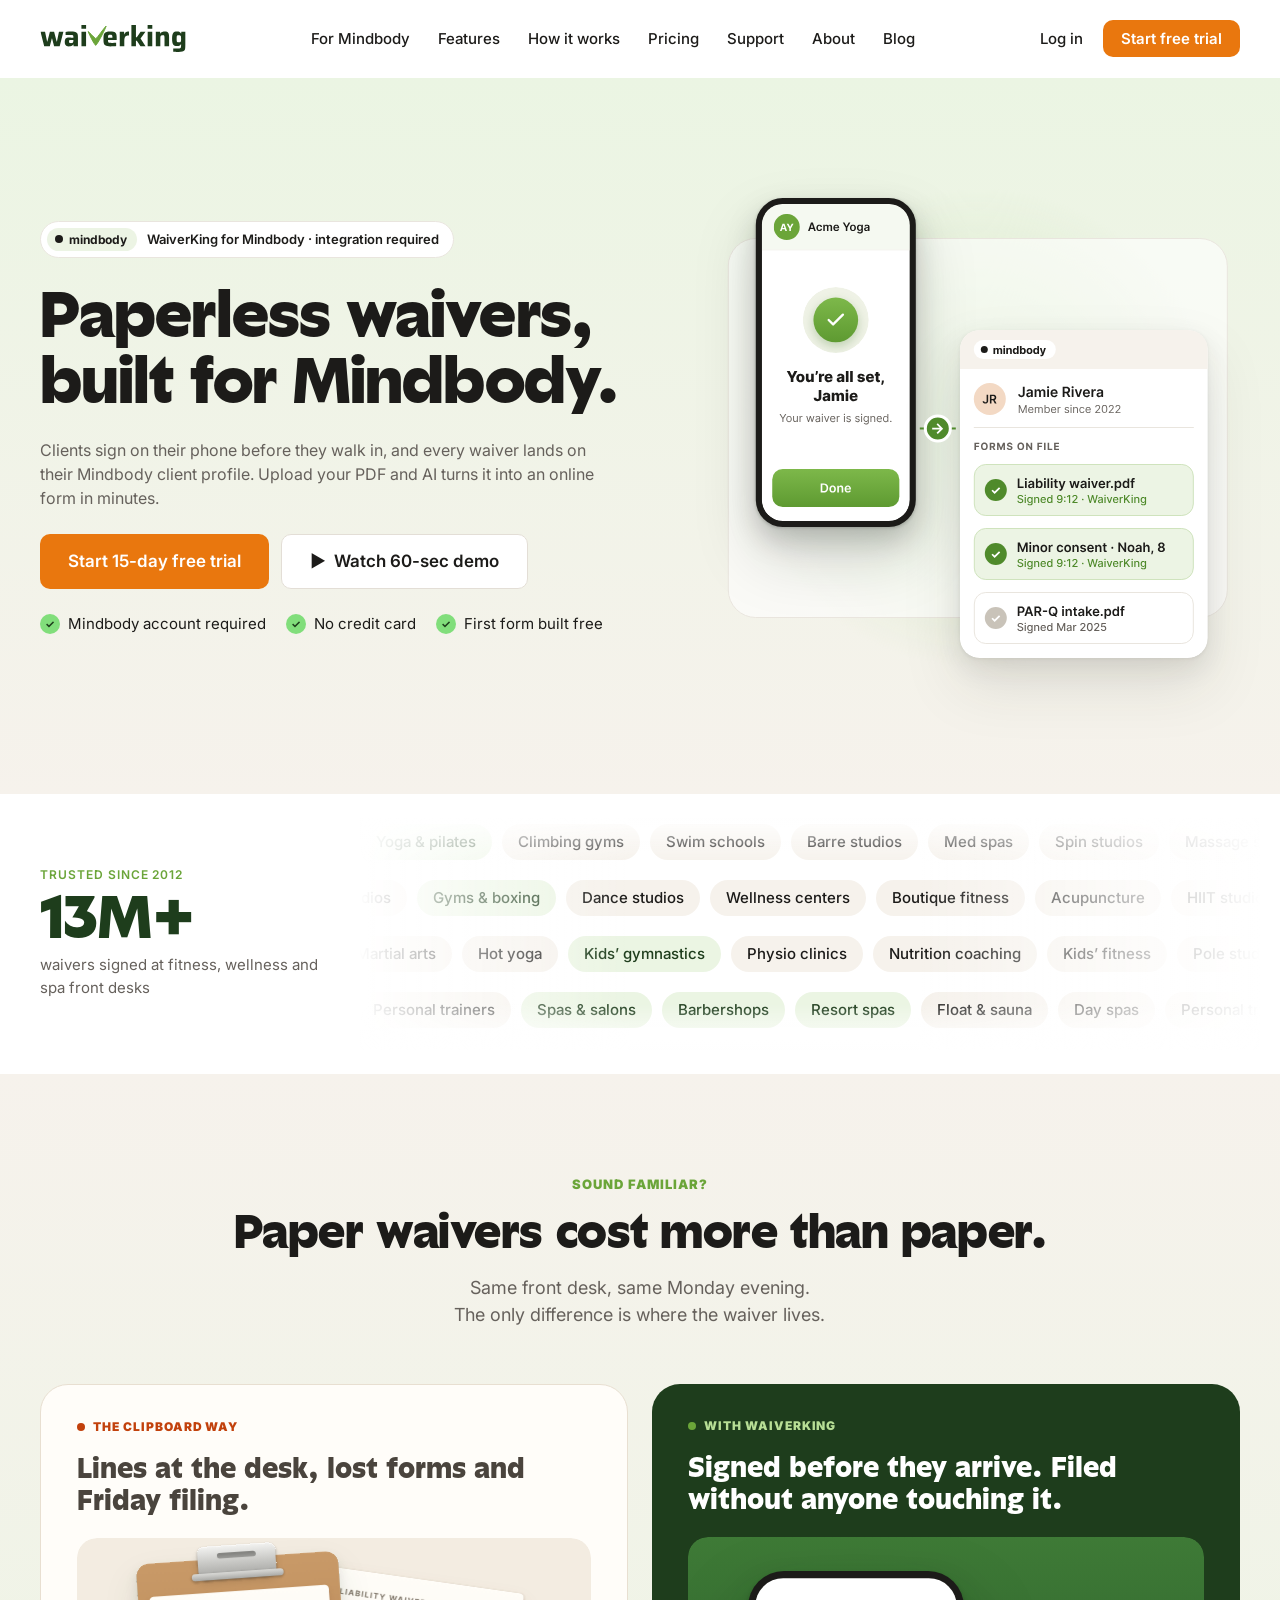
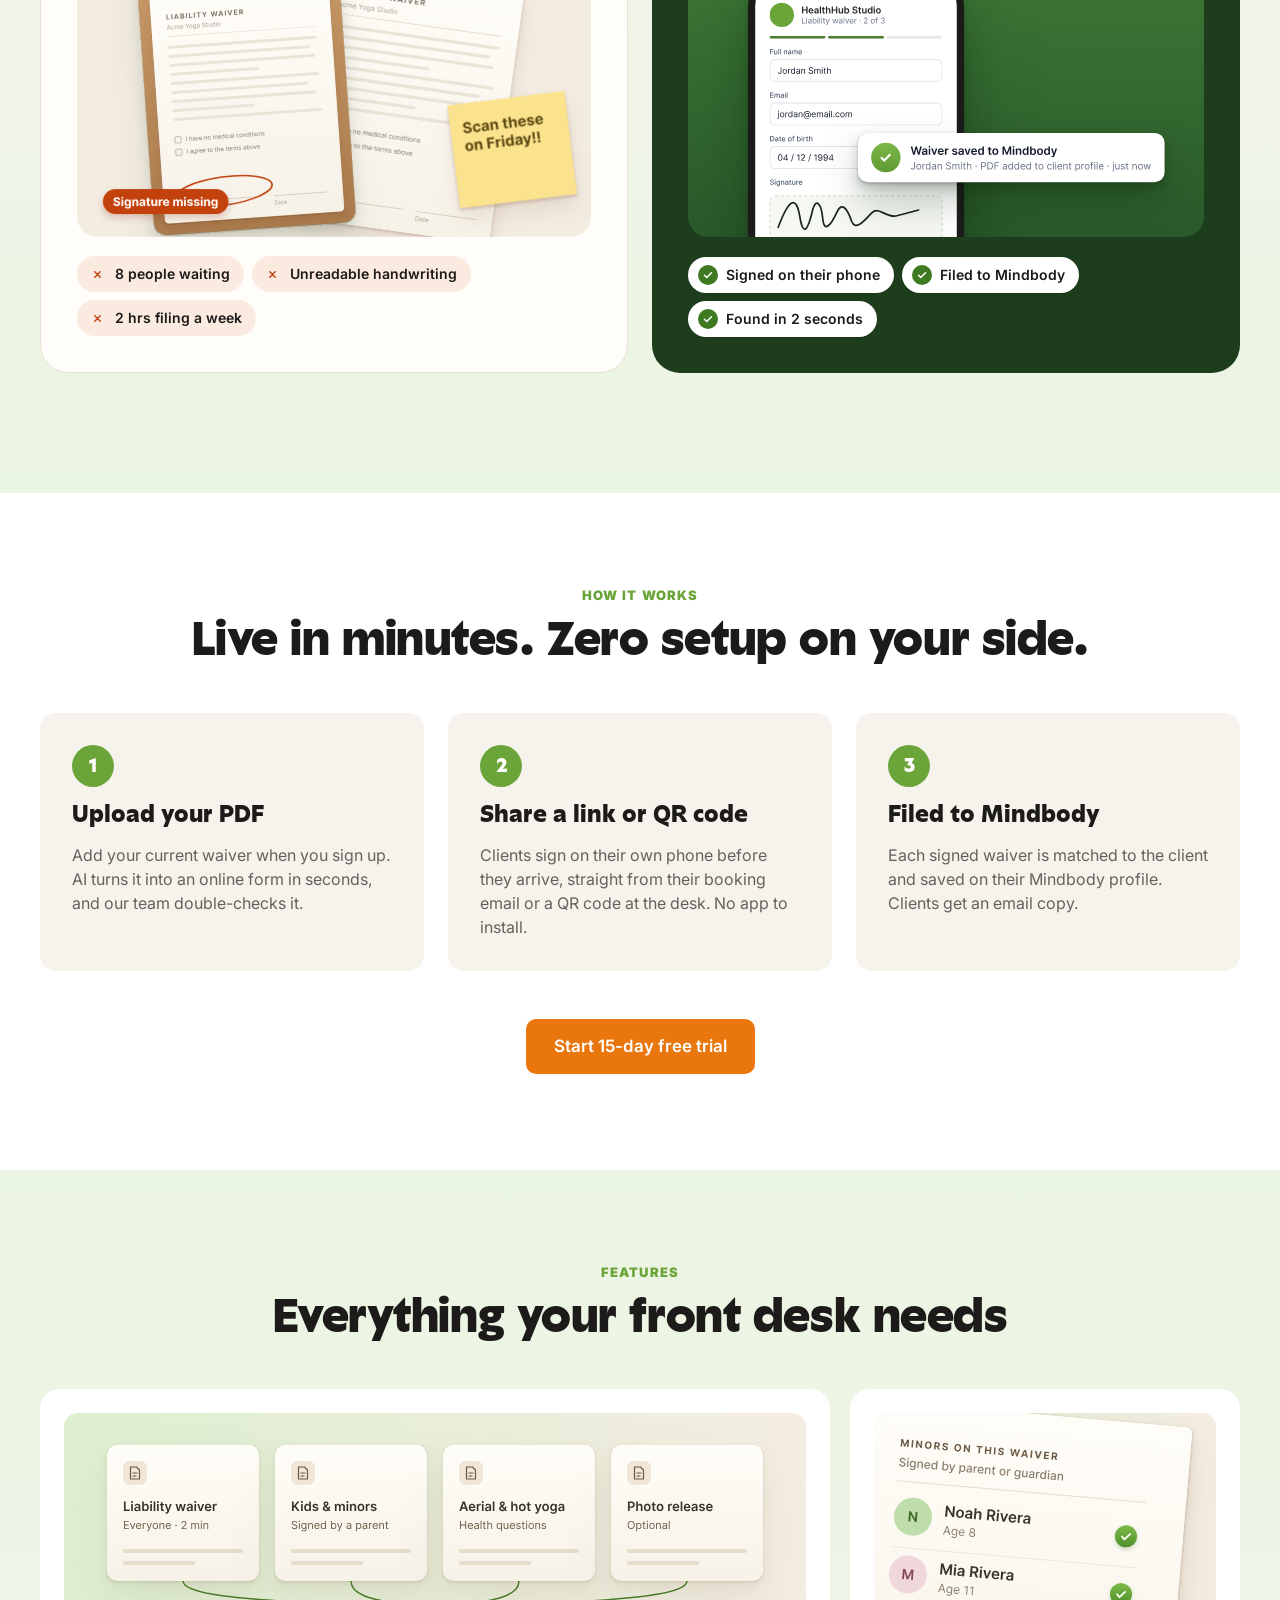
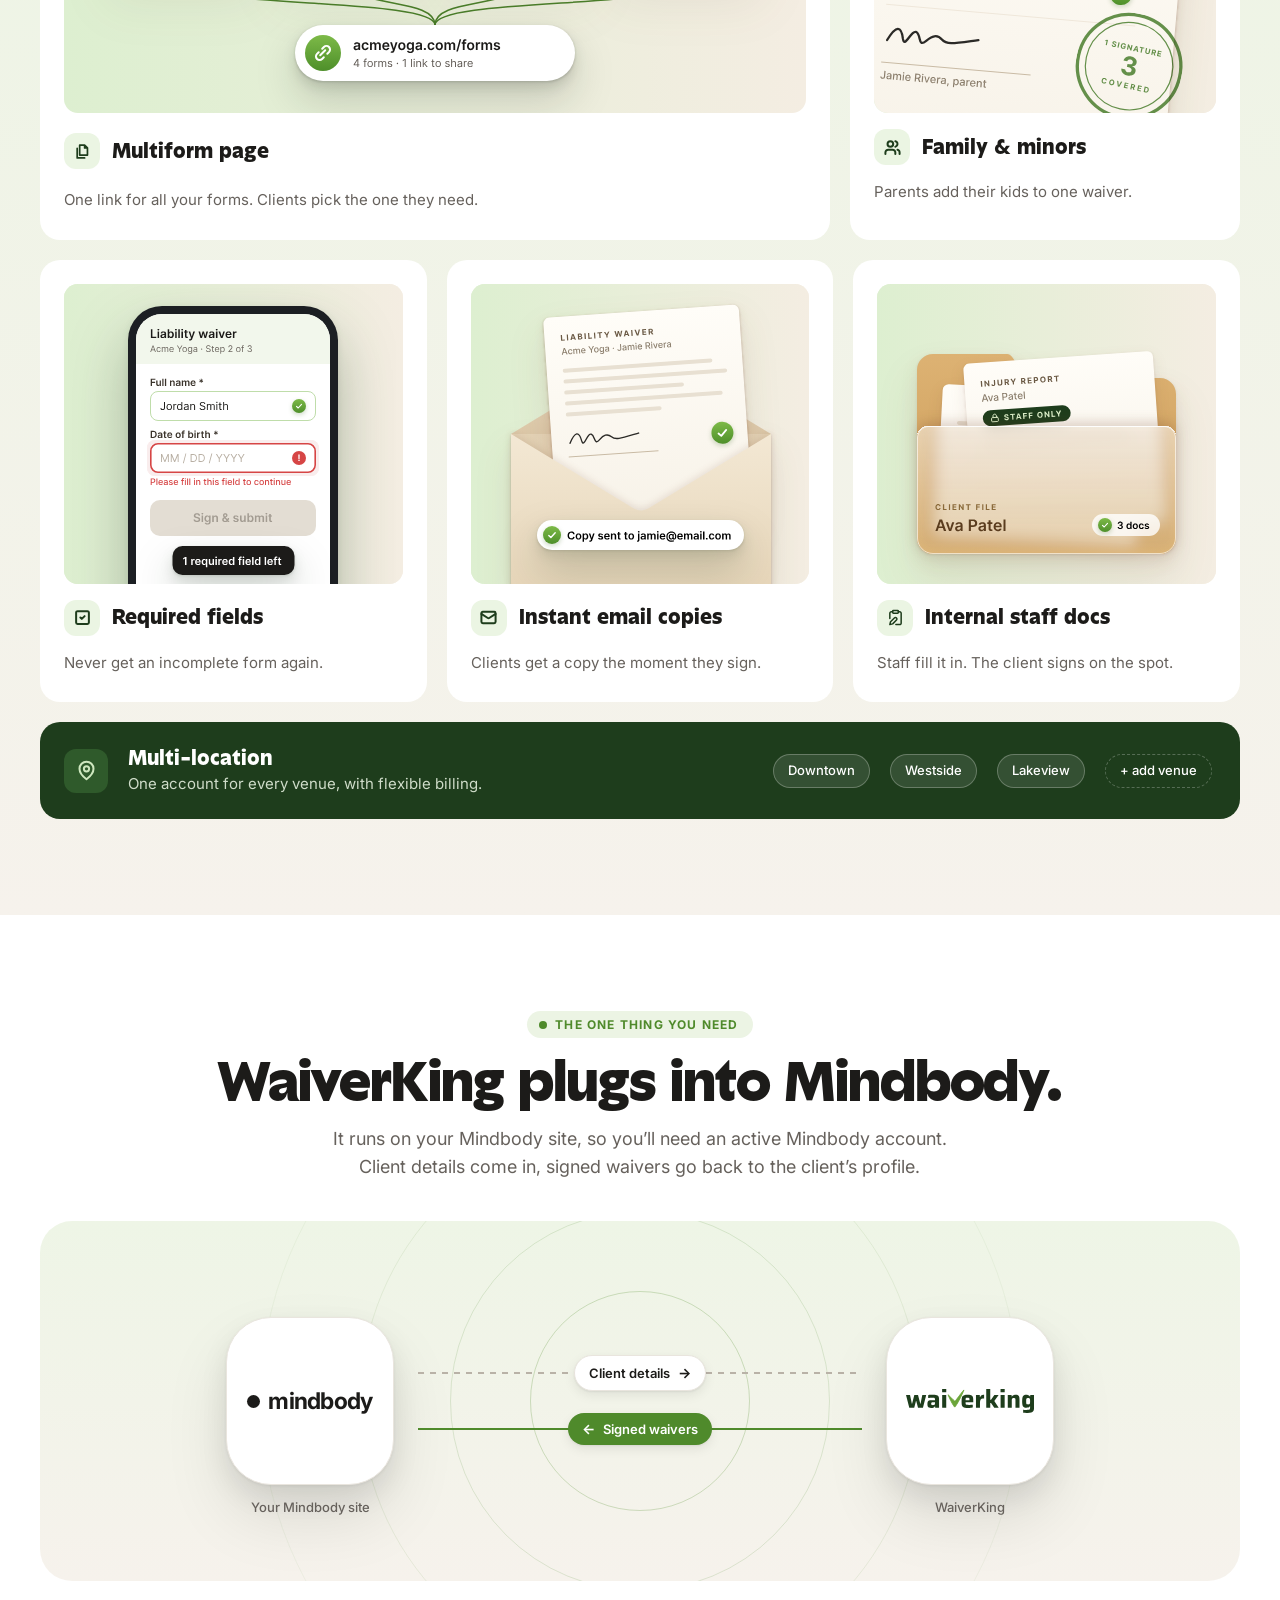
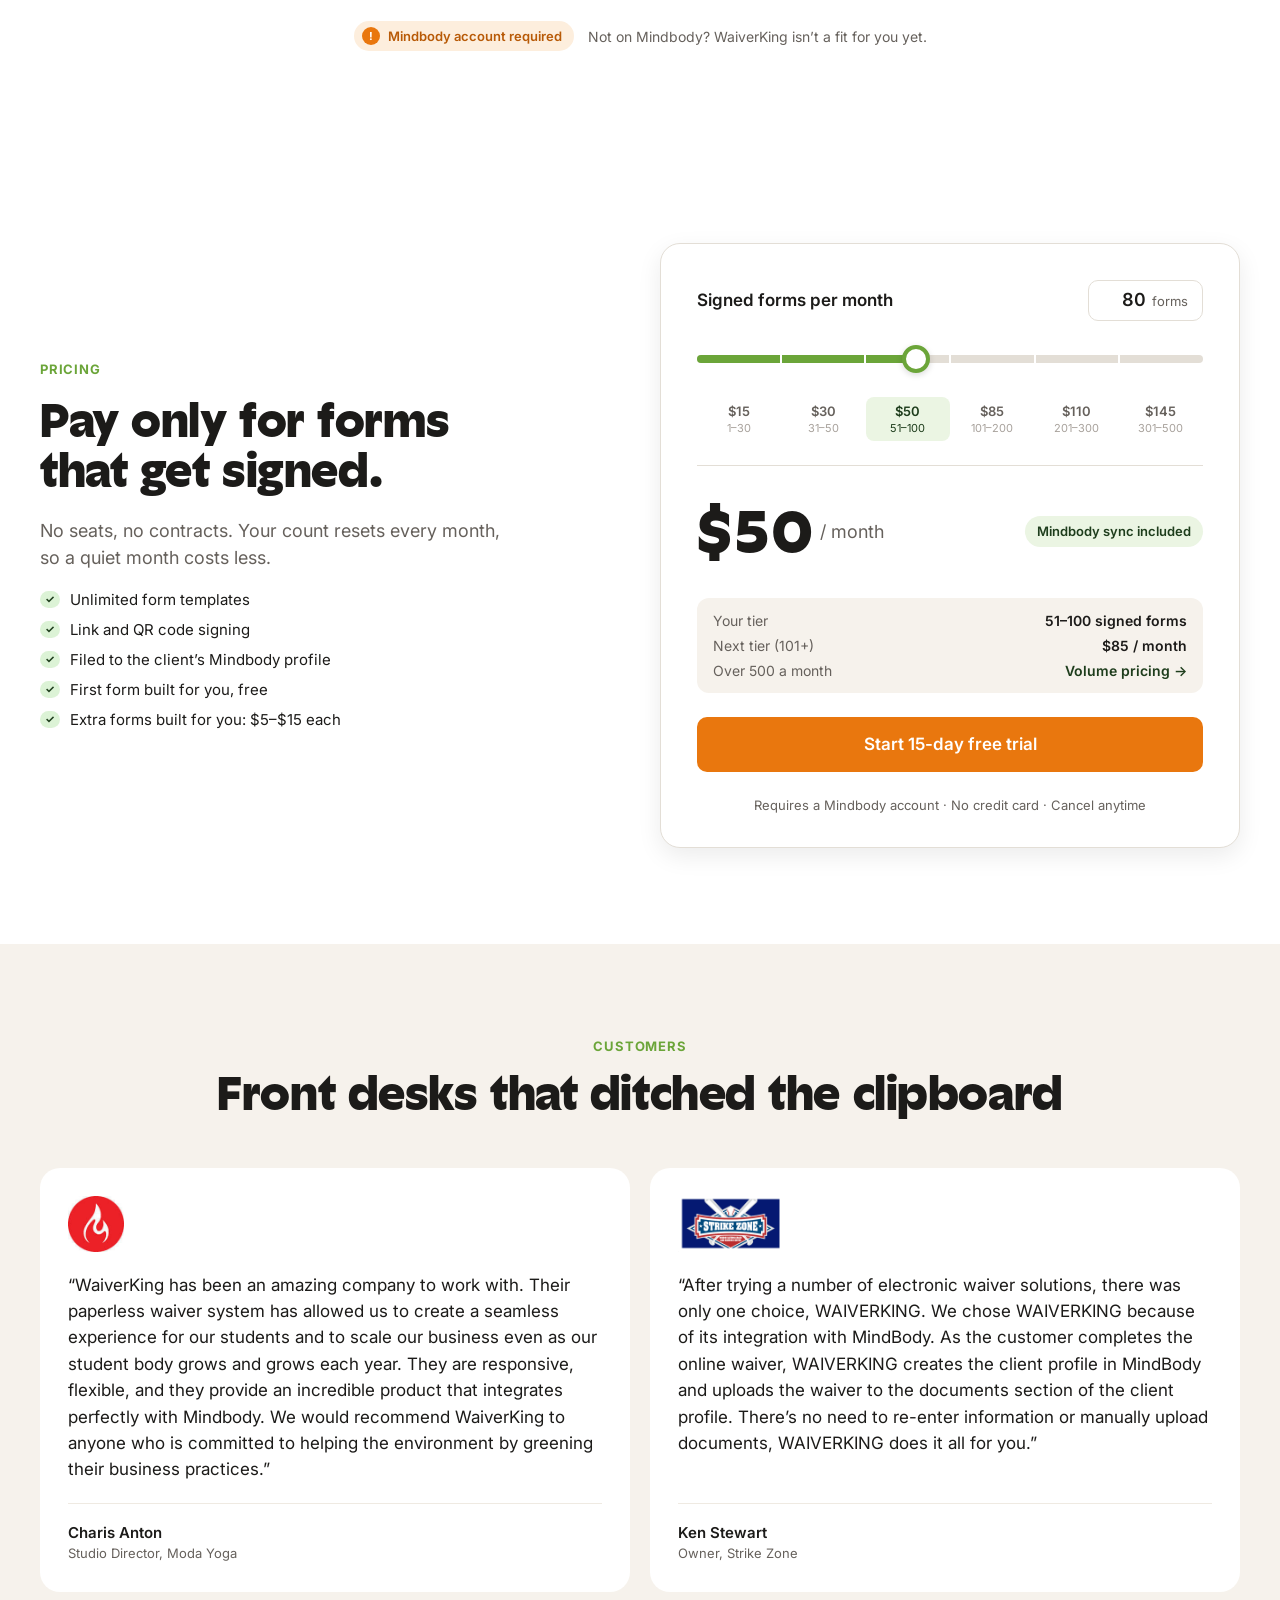
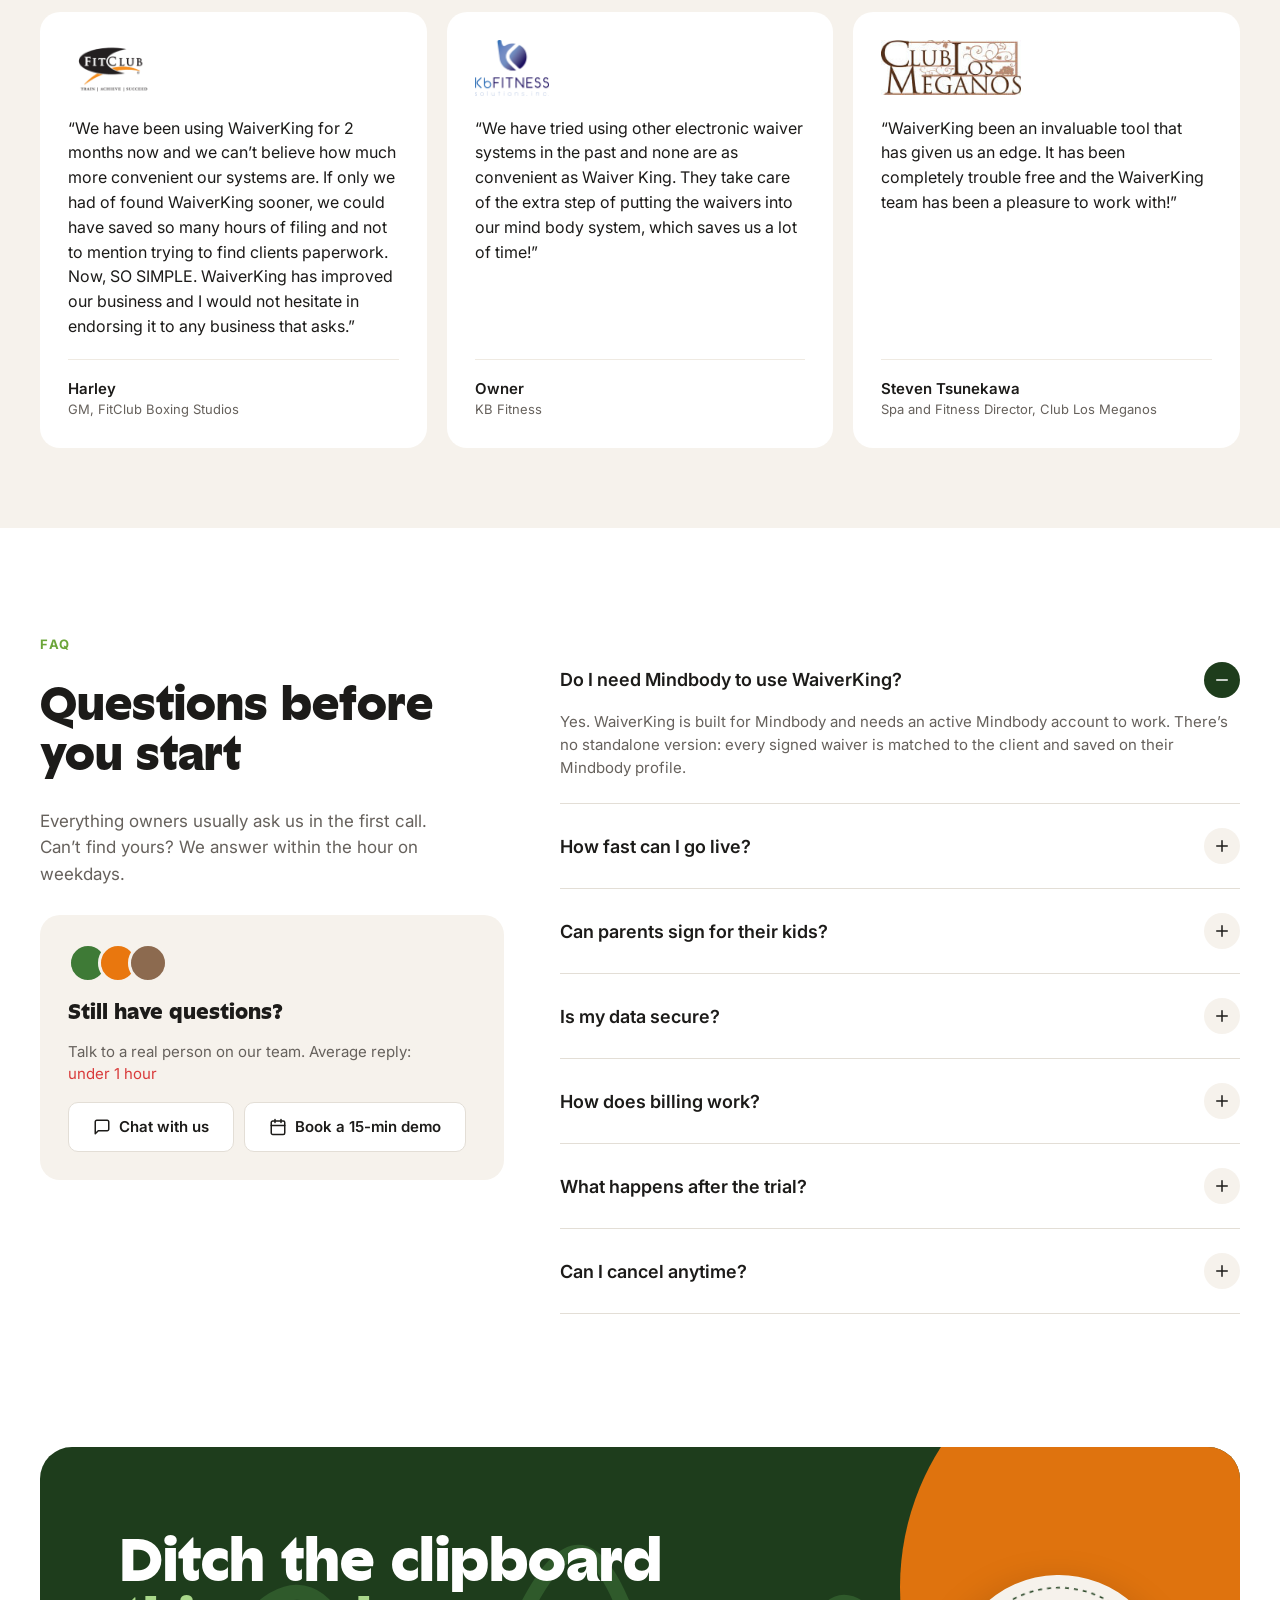
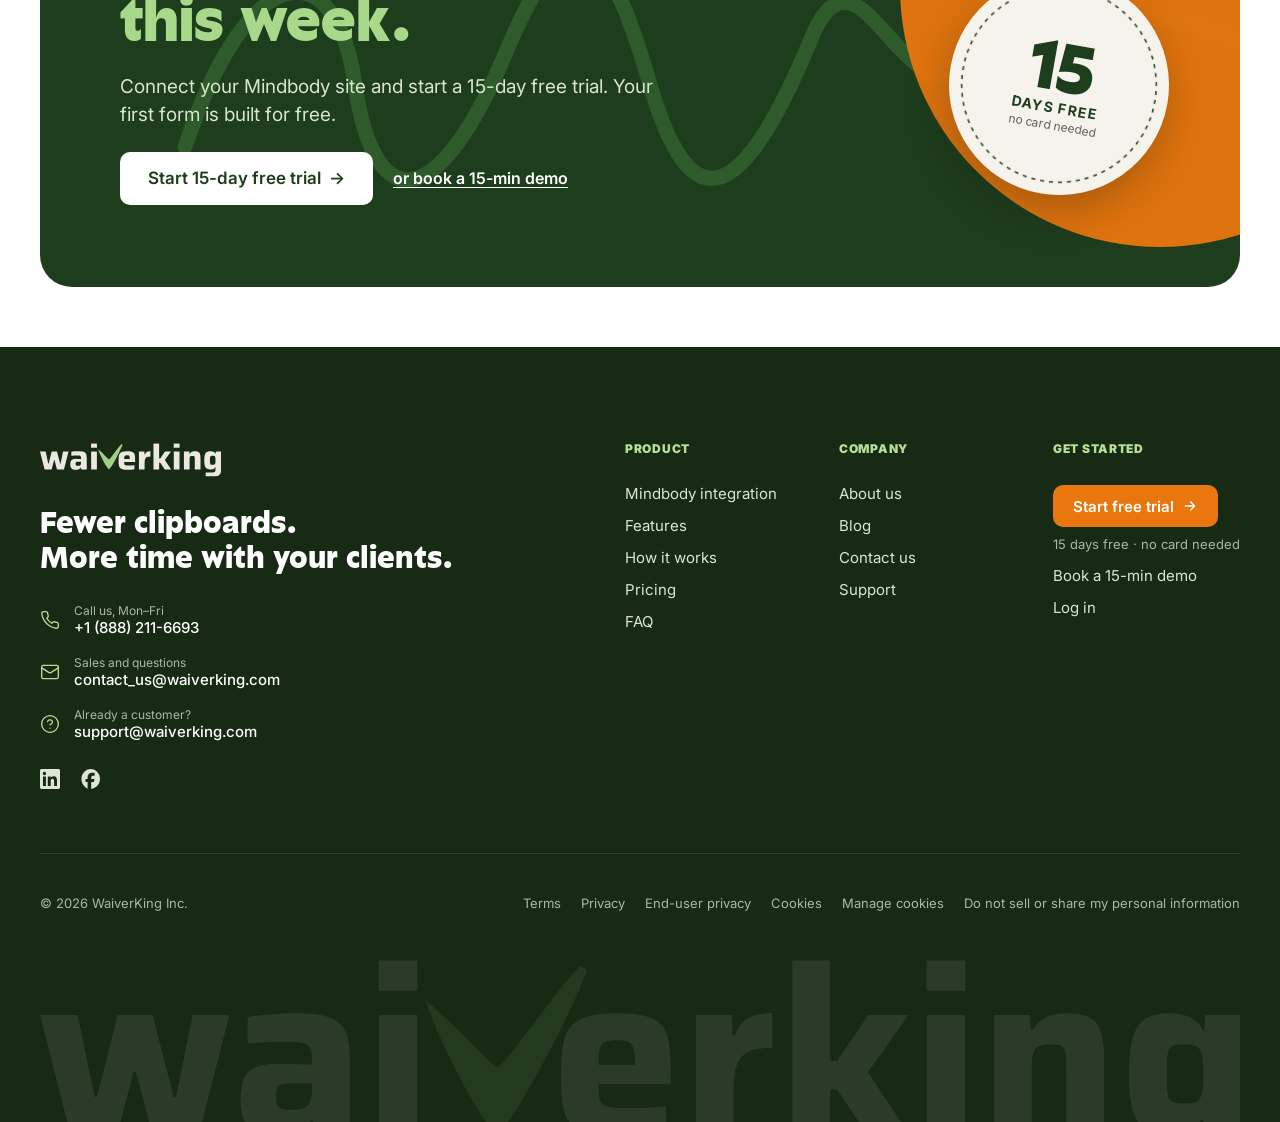
<file: waiverking/index.html>
<!doctype html>
<html lang="en">
<head>
<meta charset="utf-8">
<meta name="viewport" content="width=device-width, initial-scale=1, viewport-fit=cover">
<meta name="description" content="Paperless waivers, set up for you in a day. Clients sign on their phone and every waiver files itself, into Mindbody or your own WaiverKing dashboard.">
<link rel="icon" href="assets/wk-logo.svg">
<title>WaiverKing · Paperless waivers</title>
<link rel="preconnect" href="https://fonts.googleapis.com">
<link rel="preconnect" href="https://fonts.gstatic.com" crossorigin>
<link rel="stylesheet" href="https://fonts.googleapis.com/css2?family=Inter:wght@400;500;600;700;800;900&display=swap">
<style>
@font-face { font-family: "PP Palma"; font-weight: 800; font-style: normal; font-display: swap; src: url([data-uri]) format("opentype"); }
@font-face { font-family: "PP Palma Heavy"; font-weight: 700; font-style: normal; font-display: swap; src: url([data-uri]) format("opentype"); }
/* Layout: 1440 mockup, 1200px content column (120px side margins), sections stack to one column on phones.
   Single light look on purpose: this is the merged waiverking.com homepage as designed in Figma. */
:root {
  color-scheme: light;
  --ink: #1C1B19;
  --body: #66615C;
  --muted: #A8A29C;
  --beige: #F6F2EC;
  --line: #E3DED6;
  --green-50: #EBF5E3;
  --green-100: #DCF3D6;
  --green-check: #81DE7B;
  --green: #6BA539;
  --green-dark: #1E3D1C;
  --green-deep: #172B14;
  --green-tint: #A9D88A;
  --orange: #E9770E;
  --orange-soft: #F08A2C;
  --pending-bg: #FDE7D2;
  --pending-fg: #A3500A;
  --flag: #D93B3B;
  --flag-bg: #FDECEC;
  --star: #F5A524;
  --white: #FFFFFF;
  /* PP Palma Fizzy Heavy for display headings, PP Palma Heavy for step titles (embedded above) */
  --font-display: "PP Palma", "Poppins", system-ui, sans-serif;
  --font-palma: "PP Palma Heavy", "PP Palma", "Poppins", system-ui, sans-serif;
  --font-head: var(--font-body); /* product UI text: Inter */
  --font-body: "Inter", system-ui, -apple-system, "Segoe UI", sans-serif;
  --wrap: 1200px;
  --gutter-l: max(16px, env(safe-area-inset-left, 0px));
  --gutter-r: max(16px, env(safe-area-inset-right, 0px));
}
*, *::before, *::after { box-sizing: border-box; }
html { scroll-behavior: smooth; }
@media (prefers-reduced-motion: reduce) { html { scroll-behavior: auto; } *, *::before, *::after { transition: none !important; animation: none !important; } }
body { margin: 0; background: var(--white); color: var(--ink); font-family: var(--font-body); font-size: 16px; line-height: 1.5; -webkit-font-smoothing: antialiased; overflow-x: hidden; }
body::before { content: ""; position: fixed; inset: 0 0 auto; height: env(safe-area-inset-top, 0px); z-index: 60; background: var(--white); }
a { color: inherit; text-decoration: none; }
p { margin: 0; }
h1, h2, h3 { margin: 0; font-weight: inherit; }
img { max-width: 100%; display: block; }
:focus-visible { outline: 3px solid var(--orange); outline-offset: 3px; border-radius: 6px; }

.band { padding-left: var(--gutter-l); padding-right: var(--gutter-r); }
.wrap { max-width: var(--wrap); margin: 0 auto; width: 100%; }

.eyebrow { font: 900 13px/1 var(--font-body); letter-spacing: 0.08em; color: var(--green); text-transform: uppercase; }
.display { font-family: var(--font-display); font-weight: 800; color: var(--ink); text-wrap: balance; letter-spacing: -0.01em; }
.h2 { font-size: clamp(30px, 4.2vw, 44px); line-height: 1.15; }
.sec-head { display: flex; flex-direction: column; align-items: center; gap: 12px; text-align: center; }

.btn { display: inline-flex; align-items: center; justify-content: center; gap: 8px; border-radius: 10px; font: 600 17px/1 var(--font-body); white-space: nowrap; cursor: pointer; border: 0; transition: transform .15s ease, background-color .15s ease, box-shadow .15s ease; }
.btn:hover { transform: translateY(-1px); }
.btn-primary { background: var(--orange); color: var(--white); padding: 19px 28px; }
.btn-primary:hover { background: #D96C08; box-shadow: 0 6px 16px rgba(233,119,14,.28); }
.btn-ghost { background: var(--white); color: var(--ink); padding: 17.5px 28px; border: 1.5px solid var(--line); }
.btn-ghost:hover { border-color: #CFC8BD; }
.btn-sm { font-size: 15px; padding: 11px 18px; }

.check { display: inline-flex; align-items: center; justify-content: center; width: 20px; height: 20px; flex: none; border-radius: 20px; background: var(--green-check); color: var(--green-dark); font: 700 11px/1 var(--font-body); }

/* ---------- Nav ---------- */
.nav { position: sticky; top: env(safe-area-inset-top, 0px); z-index: 50; background: var(--white); border-bottom: 1px solid transparent; transition: border-color .2s; }
.nav.scrolled { border-bottom-color: var(--line); }
.nav .wrap { display: flex; align-items: center; justify-content: space-between; gap: 24px; padding-block: 20px; }
.nav-links { display: flex; gap: 36px; font: 500 15px/1 var(--font-body); }
.nav-links a:hover, .nav-right .login:hover { color: var(--green); }
.nav-right { display: flex; align-items: center; gap: 20px; font: 500 15px/1 var(--font-body); }
.menu-btn { display: none; width: 40px; height: 40px; border-radius: 10px; border: 1.5px solid var(--line); background: var(--white); cursor: pointer; align-items: center; justify-content: center; }
.menu-btn span, .menu-btn span::before, .menu-btn span::after { display: block; width: 16px; height: 2px; background: var(--ink); border-radius: 2px; position: relative; content: ""; }
.menu-btn span::before { position: absolute; top: -5px; }
.menu-btn span::after { position: absolute; top: 5px; }
.mobile-menu { border-top: 1px solid var(--line); background: var(--white); }
.mobile-menu .wrap { display: flex; flex-direction: column; padding-block: 8px 16px; }
.mobile-menu a { padding: 14px 0; font: 500 17px/1 var(--font-body); border-bottom: 1px solid var(--line); }
.mobile-menu a:last-child { border-bottom: 0; }

/* ---------- Hero ---------- */
.hero { background: linear-gradient(180deg, var(--green-50), var(--beige)); }
.hero .wrap { display: flex; align-items: center; gap: 48px; padding-block: 72px 88px; }
.hero-copy { flex: 0 1 620px; min-width: 0; display: flex; flex-direction: column; gap: 24px; }
.hero h1 { font-size: clamp(40px, 5.6vw, 60px); line-height: 1.1; letter-spacing: -0.015em; max-width: 600px; text-wrap: wrap; }
.hero-sub { color: var(--body); max-width: 560px; }
.hero-ctas { display: flex; flex-wrap: wrap; gap: 12px; }
.ticks { display: flex; flex-wrap: wrap; gap: 12px 20px; font-size: 15px; }
.ticks li { display: flex; align-items: center; gap: 8px; }
.ticks { list-style: none; margin: 0; padding: 0; }
.hero-shot { flex: 1 1 540px; min-width: 0; display: flex; justify-content: flex-end; }
@media (min-width: 1240px) { .hero-shot { flex: 0 0 540px; margin-right: -8px; } }

/* scale boxes: inner is laid out at design size and scaled to fit */
.scale-box { width: 100%; position: relative; }
.scale-inner { position: absolute; top: 0; left: 0; transform-origin: top left; }

/* product shot (540×540 artboard) */
.shot { width: 540px; height: 540px; position: relative; font-family: var(--font-body); line-height: normal; }
.dash { position: absolute; left: 0; top: 70px; width: 494px; background: var(--white); border: .7px solid var(--line); border-radius: 9.6px; box-shadow: 0 13.7px 34.3px rgba(0,0,0,.12); overflow: hidden; }
.dash-bar { display: flex; align-items: center; gap: 5.5px; background: #F5F2F0; padding: 8.2px 11px; }
.dash-bar img { width: 6.9px; height: 6.9px; }
.dash-url { background: var(--white); border-radius: 4px; padding: 2.7px 8.2px; font-size: 7.55px; color: #6B6661; }
.dash-body { display: flex; }
.dash-side { width: 103px; background: #FAF9F6; padding: 13.7px 9.6px; display: flex; flex-direction: column; gap: 4.1px; }
.dash-side b { font: 600 11px/1.3 var(--font-head); color: var(--green-dark); }
.dash-side span { font-size: 8.24px; color: #6B6661; padding: 4.8px 6.9px; border-radius: 4px; }
.dash-side span.on { background: var(--green-50); color: var(--green-dark); font-weight: 600; }
.dash-main { flex: 1; min-width: 0; padding: 15px 16.5px; display: flex; flex-direction: column; gap: 11px; }
.dash-top { display: flex; justify-content: space-between; align-items: center; }
.dash-top b { font: 600 12.4px/1.3 var(--font-head); }
.dash-top span { background: var(--green); color: var(--white); font-size: 7.55px; font-weight: 600; padding: 4.8px 8.2px; border-radius: 5.5px; }
.dash-stats { display: flex; gap: 8.2px; }
.dash-stats div { flex: 1; border: .7px solid var(--line); border-radius: 6.9px; padding: 8.2px 9.6px; display: flex; flex-direction: column; gap: 1.4px; }
.dash-stats small { font-size: 7.55px; color: #6B6661; white-space: nowrap; }
.dash-stats strong { font: 600 15.1px/1.4 var(--font-head); color: var(--green-dark); }
.dash-stats div:last-child strong { color: var(--orange-soft); }
.dash-table { border: .7px solid var(--line); border-radius: 6.9px; overflow: hidden; font-size: 7.89px; }
.dash-row { display: grid; grid-template-columns: 96px 122px 66px 55px; padding: 6.2px 9.6px; white-space: nowrap; }
.dash-row.head { background: #FAF9F6; font-size: 6.86px; font-weight: 600; color: #6B6661; }
.pill { display: inline-block; font-size: 6.86px; font-weight: 600; padding: 1.4px 5.5px; border-radius: 6.9px; background: var(--green-50); color: var(--green-dark); }
.pill.pend { background: #FCEDDB; color: #B25C0D; }

.phone { position: absolute; left: 297px; top: 0; width: 243px; background: var(--ink); padding: 8.2px; border-radius: 36px; filter: drop-shadow(0 19.7px 19.7px rgba(0,0,0,.22)); }
.phone-screen { background: var(--white); border-radius: 27.9px; padding: 32.8px 16.4px 16.4px; display: flex; flex-direction: column; gap: 9.84px; }
.ph-studio { display: flex; align-items: center; gap: 6.56px; font-size: 10.66px; font-weight: 600; }
.ph-studio img { width: 21.3px; height: 21.3px; }
.ph-title { font: 600 18px/1.3 var(--font-head); }
.ph-progress { display: flex; gap: 4.9px; }
.ph-progress i { width: 62.3px; height: 4.1px; border-radius: 2.5px; background: var(--green); }
.ph-progress i:last-child { background: var(--line); }
.ph-step, .ph-label { font-size: 9px; color: #6B6661; }
.ph-label { font-weight: 500; }
.ph-field { display: flex; flex-direction: column; gap: 3.3px; }
.ph-input { border: .82px solid var(--line); border-radius: 6.56px; padding: 8.2px 9.84px; font-size: 10.66px; }
.ph-minor { background: var(--green-50); color: var(--green-dark); font-size: 9.84px; font-weight: 600; padding: 6.56px 8.2px; border-radius: 6.56px; }
.ph-agree { display: flex; align-items: center; gap: 6.56px; font-size: 9px; }
.ph-agree i { width: 13px; height: 13px; border-radius: 3.3px; background: var(--green); }
.ph-sign { position: relative; height: 69px; width: 193.5px; border: .82px dashed var(--line); background: #FAFAF7; border-radius: 6.56px; }
.ph-sign img { position: absolute; left: 10.66px; top: 21px; width: 166px; height: 27.8px; max-width: none; }
.ph-sign span { position: absolute; left: 7.4px; top: 53.3px; font-size: 8.2px; color: #6B6661; }
.ph-submit { background: var(--green); color: var(--white); font-size: 11.5px; font-weight: 600; text-align: center; padding: 10.66px; border-radius: 8.2px; }

/* ---------- Proof strip ---------- */
.proof { background: var(--white); }
.proof .wrap { display: flex; align-items: center; gap: 20px; padding-block: 24px; min-height: 280px; }
.proof-stat { flex: 0 0 300px; display: flex; flex-direction: column; gap: 6px; }
.proof-stat .eyebrow { font-weight: 600; font-size: 12px; letter-spacing: 0.08em; }
.proof-stat strong { font: 700 56px/1.1 var(--font-head); color: var(--green-dark); }
.proof-stat p { color: var(--body); font-size: 15px; }
.tagfield { flex: 1 1 auto; min-width: 0; position: relative; height: 232px; overflow: hidden; margin-right: -20px; }
.tagrow { position: absolute; display: flex; gap: 10px; white-space: nowrap; }
.tag { display: inline-flex; align-items: center; padding: 9px 16px; border-radius: 999px; background: var(--beige); font: 500 15px/1.2 var(--font-body); color: var(--ink); }
.tag.hl { background: var(--green-50); color: var(--green-dark); }
.tagfield::before, .tagfield::after { content: ""; position: absolute; inset: 0; pointer-events: none; z-index: 1; }
.tagfield::before { background: linear-gradient(90deg, #fff 0%, rgba(255,255,255,.55) 12%, rgba(255,255,255,0) 30%, rgba(255,255,255,0) 62%, rgba(255,255,255,.7) 85%, #fff 100%); }
.tagfield::after { background: linear-gradient(180deg, rgba(255,255,255,.9) 0%, rgba(255,255,255,0) 20%, rgba(255,255,255,0) 80%, rgba(255,255,255,.9) 100%); }
/* seamless marquee: each row holds its tags twice and slides by one copy; rows alternate direction and speed */
.tagrow { gap: 0; will-change: transform; }
.tagset { display: flex; gap: 10px; padding-right: 10px; flex: none; }
@media (prefers-reduced-motion: no-preference) {
  .tagrow.run { animation: marquee var(--dur, 40s) linear infinite; }
  .tagrow.run.rev { animation-direction: reverse; }
  .tagfield:hover .tagrow.run { animation-play-state: paused; }
}
@keyframes marquee { from { transform: translateX(0); } to { transform: translateX(-50%); } }

/* ---------- How it works ---------- */
.how { background: var(--white); }
.how .wrap { display: flex; flex-direction: column; align-items: center; gap: 48px; padding-block: 96px; }
.steps { display: grid; grid-template-columns: repeat(3, 1fr); gap: 24px; width: 100%; list-style: none; margin: 0; padding: 0; }
.step { background: var(--beige); border-radius: 16px; padding: 32px; display: flex; flex-direction: column; gap: 14px; }
.step-num { width: 42px; height: 42px; border-radius: 50%; background: var(--green); color: var(--white); display: grid; place-items: center; font: 800 18px/1 var(--font-display); }
.step h3 { font: 700 22px/1.25 var(--font-palma); }
.step p { color: var(--body); max-width: 320px; }

/* ---------- Features ---------- */
.features { background: linear-gradient(180deg, var(--green-50), var(--beige)); }
.features .wrap { display: flex; flex-direction: column; align-items: center; gap: 48px; padding-block: 96px; }
.bento { display: flex; flex-direction: column; gap: 20px; width: 100%; }
.bento-row { display: grid; gap: 20px; }
.bento-row.r1 { grid-template-columns: 1fr 390px; }
.bento-row.r2 { grid-template-columns: repeat(3, 1fr); }
.fcard { background: var(--white); border-radius: 20px; padding: 24px 24px 28px; display: flex; flex-direction: column; gap: 16px; min-width: 0; }
.fcard.big { gap: 20px; }
.mini { background: var(--beige); border-radius: 14px; padding: 20px; display: flex; flex-direction: column; gap: 8px; font-size: 13px; }
.fhead { display: flex; align-items: center; gap: 12px; }
.ftile { width: 36px; height: 36px; border-radius: 12px; background: var(--green-50); display: grid; place-items: center; flex: none; }
.ftile img { width: 17px; height: 17px; }
.fhead h3 { font: 600 19px/1.3 var(--font-head); }
.fcard > p { color: var(--body); font-size: 15px; }
.kiosk-bg { background: linear-gradient(90deg, #DDEFD0, #F6EBDD); border-radius: 14px; padding: 28px 20px 0; display: flex; justify-content: center; overflow: hidden; }
.kiosk-fit { width: 424px; max-width: 100%; }
.kiosk { width: 424px; background: #2A2826; border-radius: 22px 22px 0 0; padding: 12px 12px 0; }
.kiosk-screen { background: var(--white); border-radius: 12px 12px 0 0; padding: 22px 28px 26px; display: flex; flex-direction: column; align-items: center; gap: 12px; text-align: center; }
.kiosk-screen small { font-size: 12px; font-weight: 600; color: var(--body); }
.kiosk-screen b { font: 700 22px/1.3 var(--font-head); }
.kiosk-screen .kb { display: flex; gap: 10px; }
.kiosk-screen .kb span { padding: 12px 18px; border-radius: 10px; font-size: 14px; font-weight: 600; white-space: nowrap; }
.kb .p { background: var(--green); color: var(--white); }
.kb .s { border: 1px solid var(--line); }
.kiosk-screen em { font-style: normal; font-size: 12px; color: var(--body); }
.who { gap: 10px; }
.who div { background: var(--white); border-radius: 10px; padding: 8px 10px; display: flex; align-items: center; gap: 10px; font-weight: 500; }
.who img { width: 24px; height: 24px; }
.who div > span:nth-child(2) { flex: 1; min-width: 0; }
.status { padding: 4px 10px; border-radius: 999px; font-size: 12px; font-weight: 600; background: var(--green-50); color: var(--green-dark); }
.status.pend { background: var(--pending-bg); color: var(--pending-fg); }
.kid { background: var(--white); border: 1px solid #B9DA9E; color: var(--green-dark); font-weight: 500; padding: 8px 12px; border-radius: 8px; }
.kid i { font-style: normal; color: #4F8A2A; }
.mini.bordered { border: 1px solid var(--line); }
.field-err { background: var(--white); border: 1.5px solid var(--flag); border-radius: 8px; padding: 10px 12px; color: var(--muted); }
.err { color: var(--flag); font-size: 12px; }
.mail-card { background: var(--white); border-radius: 10px; padding: 12px 14px; display: flex; flex-direction: column; gap: 4px; }
.mail-card small, .mini > small { font-size: 12px; color: var(--body); }
.multi { background: var(--green-dark); border-radius: 20px; padding: 24px 28px 24px 24px; display: flex; align-items: center; gap: 20px; flex-wrap: wrap; }
.multi .ftile { width: 44px; height: 44px; background: #2F5A2B; }
.multi .ftile img { width: 21px; height: 21px; }
.multi-copy { flex: 1 1 280px; min-width: 0; display: flex; flex-direction: column; gap: 2px; }
.multi-copy h3 { font: 600 19px/1.3 var(--font-head); color: var(--white); }
.multi-copy p { color: #CFDCC9; font-size: 15px; }
.venues { display: flex; flex-wrap: wrap; gap: 20px; }
.venue { padding: 8px 14px; border-radius: 999px; border: 1px solid rgba(255,255,255,.25); background: rgba(255,255,255,.1); color: var(--white); font: 500 13px/1.2 var(--font-body); }
.venue.add { background: transparent; border-style: dashed; }

/* ---------- Pricing ---------- */
.pricing { background: var(--white); }
.pricing .wrap { display: flex; align-items: center; gap: 64px; padding-block: 96px; }
.price-copy { flex: 1 1 0; min-width: 0; display: flex; flex-direction: column; gap: 20px; }
.price-copy .eyebrow { font-weight: 700; letter-spacing: 0.06em; }
.price-copy h2 { max-width: 500px; }
.price-copy > p { color: var(--body); font-size: 18px; max-width: 480px; }
.inc { list-style: none; margin: 0; padding: 0; display: flex; flex-direction: column; gap: 12px; font-size: 15px; line-height: 18px; }
.inc li { display: flex; align-items: center; gap: 10px; }
.inc .check { background: var(--green-100); width: auto; min-width: 20px; height: 17px; padding: 0 5px; }
.calc { flex: 0 1 580px; min-width: 0; background: var(--white); border: 1px solid var(--line); border-radius: 20px; box-shadow: 0 8px 24px rgba(0,0,0,.08); padding: 36px 36px 32px; display: flex; flex-direction: column; gap: 24px; }
.calc-top { display: flex; align-items: center; justify-content: space-between; gap: 12px; flex-wrap: wrap; }
.calc-top label { font-weight: 600; font-size: 17px; }
.num { display: flex; align-items: baseline; gap: 6px; border: 1px solid var(--line); border-radius: 10px; padding: 8px 14px; }
.num:focus-within { border-color: var(--green); box-shadow: 0 0 0 3px var(--green-50); }
.num input { width: 3.6ch; border: 0; padding: 0; font: 600 18px/22px var(--font-head); color: var(--ink); background: transparent; text-align: right; -moz-appearance: textfield; outline: none; font-variant-numeric: tabular-nums; }
.num input::-webkit-outer-spin-button, .num input::-webkit-inner-spin-button { -webkit-appearance: none; margin: 0; }
.num span { font-size: 13px; color: var(--body); }

.slider { position: relative; height: 28px; --pct: 41.67%; }
.slider .track { position: absolute; left: 0; right: 0; top: 10px; height: 8px; border-radius: 4px; background: var(--line); overflow: hidden; }
.slider .fill { position: absolute; inset: 0 auto 0 0; width: var(--pct); background: var(--green); }
.slider .ticks-s { position: absolute; inset: 0; display: flex; }
.slider .ticks-s i { flex: 1; border-right: 2px solid var(--white); }
.slider .ticks-s i:last-child { border-right: 0; }
.slider .thumb { position: absolute; top: 0; left: calc(var(--pct) - 14px); width: 28px; height: 28px; border-radius: 50%; background: var(--white); border: 4px solid var(--green); box-shadow: 0 2px 6px rgba(0,0,0,.15); pointer-events: none; transition: transform .12s; }
.slider input { position: absolute; inset: -6px -14px; width: calc(100% + 28px); height: 40px; margin: 0; opacity: 0; cursor: pointer; }
.slider input:focus-visible ~ .thumb { box-shadow: 0 0 0 4px rgba(107,165,57,.3); }
.slider input:active ~ .thumb { transform: scale(1.08); }

.tiers { display: grid; grid-template-columns: repeat(6, 1fr); }
.tier { display: flex; flex-direction: column; align-items: center; gap: 2px; padding: 6px 0; border-radius: 8px; border: 0; background: transparent; cursor: pointer; font-family: var(--font-body); white-space: nowrap; transition: background-color .15s; }
.tier b { font-size: 13px; font-weight: 600; color: var(--body); }
.tier small { font-size: 11px; color: var(--muted); }
.tier:hover { background: var(--beige); }
.tier.on { background: var(--green-50); }
.tier.on b, .tier.on small { color: var(--green-dark); }
.divider { height: 1px; background: var(--line); }
.total { display: flex; align-items: center; gap: 8px; flex-wrap: wrap; }
.total strong { font: 700 56px/84px var(--font-head); font-variant-numeric: tabular-nums; }
.total .per { color: var(--body); font-size: 18px; }
.total .spacer { flex: 1; }
.chip { background: var(--green-50); color: var(--green-dark); font-size: 13px; font-weight: 600; padding: 6px 12px; border-radius: 999px; white-space: nowrap; }
.breakdown { background: var(--beige); border-radius: 12px; padding: 14px 16px; display: flex; flex-direction: column; gap: 8px; font-size: 14px; line-height: 17px; }
.breakdown div { display: flex; justify-content: space-between; gap: 12px; }
.breakdown span { color: var(--body); }
.breakdown b { font-weight: 600; text-align: right; }
.breakdown a { color: var(--green-dark); font-weight: 600; }
.breakdown a:hover { text-decoration: underline; }
.calc .btn-primary { width: 100%; }
.calc .note { text-align: center; font-size: 13px; color: var(--body); }

/* ---------- Testimonials ---------- */
.reviews { background: var(--beige); }
.reviews .wrap { display: flex; flex-direction: column; align-items: center; gap: 48px; padding-block: 96px 80px; }
.reviews .eyebrow { font-weight: 700; letter-spacing: 0.06em; }
.wall { position: relative; width: 100%; max-height: 760px; overflow: hidden; transition: max-height .6s ease; }
.wall.open { max-height: 3000px; }
.cols { display: grid; grid-template-columns: repeat(4, 1fr); gap: 20px; align-items: start; }
.col { display: flex; flex-direction: column; gap: 20px; }
.col:nth-child(2) { margin-top: 40px; }
.col:nth-child(3) { margin-top: 16px; }
.col:nth-child(4) { margin-top: 56px; }
.review { background: var(--white); border-radius: 16px; padding: 22px; display: flex; flex-direction: column; gap: 14px; }
.stars { color: var(--star); font-size: 14px; letter-spacing: 0.05em; }
.review blockquote { margin: 0; font-size: 15px; line-height: 1.5; }
.who-r { display: flex; align-items: center; gap: 10px; }
.av { width: 32px; height: 32px; border-radius: 50%; display: grid; place-items: center; flex: none; font-size: 12px; font-weight: 600; color: var(--green-dark); }
.who-r b { display: block; font-size: 14px; font-weight: 600; }
.who-r small { display: block; font-size: 12px; line-height: 1.3; color: var(--body); }
.wall-fade { position: absolute; left: 0; right: 0; bottom: 0; height: 300px; background: linear-gradient(180deg, rgba(246,242,236,0), var(--beige) 70%); display: flex; align-items: flex-end; justify-content: center; padding-bottom: 59px; transition: opacity .3s; }
.wall.open .wall-fade { opacity: 0; pointer-events: none; }
.btn-dark { background: var(--green-dark); color: var(--white); padding: 16px 26px; font-size: 16px; }
.btn-dark:hover { background: #2A5226; }
.reviews .less { display: none; }
.reviews.expanded .less { display: inline-flex; }

/* ---------- FAQ ---------- */
.faq { background: var(--white); }
.faq .wrap { display: grid; grid-template-columns: 464px 1fr; gap: 56px; padding-block: 110px 133px; align-items: start; }
.faq-intro { display: flex; flex-direction: column; gap: 28px; min-width: 0; }
.faq-intro .eyebrow { font-weight: 700; letter-spacing: 0.12em; }
.faq-intro h2 { font: 700 clamp(32px, 4.2vw, 44px)/1.15 var(--font-head); max-width: 440px; }
.faq-intro > p { color: var(--body); font-size: 17px; line-height: 1.55; max-width: 420px; }
.help { background: var(--beige); border-radius: 20px; padding: 28px; display: flex; flex-direction: column; gap: 16px; }
.help img.team { width: 100px; height: 40px; }
.help h3 { font: 700 20px/1.3 var(--font-head); }
.help p { color: var(--body); font-size: 15px; max-width: 364px; }
.flag { color: var(--flag); }
.help-btns { display: flex; flex-wrap: wrap; gap: 10px; }
.btn-outline { background: var(--white); border: 1.5px solid var(--line); color: var(--ink); padding: 15px 24px; font-size: 15px; }
.btn-outline img { width: 18px; height: 18px; }
.btn-outline:hover { border-color: #CFC8BD; }
.acc { display: flex; flex-direction: column; min-width: 0; }
.qa { border-bottom: 1px solid var(--line); }
.qa h3 { margin: 0; }
.qa button { width: 100%; display: flex; align-items: center; gap: 16px; padding: 24px 0; background: none; border: 0; cursor: pointer; text-align: left; font: 600 18px/1.3 var(--font-body); color: var(--ink); }
.qa button .q { flex: 1; min-width: 0; display: flex; align-items: center; flex-wrap: wrap; gap: 10px; }
.qa .ic { width: 36px; height: 36px; border-radius: 99px; background: var(--beige); display: grid; place-items: center; flex: none; transition: background-color .2s; }
.qa .ic img { width: 18px; height: 18px; }
.qa .ic .minus { display: none; }
.qa.open .ic { background: var(--green-dark); }
.qa.open .ic .plus { display: none; }
.qa.open .ic .minus { display: block; }
.qa button:hover .ic { background: var(--line); }
.qa.open button:hover .ic { background: #2A5226; }
.new { background: var(--flag-bg); color: var(--flag); font-size: 11px; font-weight: 600; padding: 3px 8px; border-radius: 99px; }
.ans { display: grid; grid-template-rows: 0fr; transition: grid-template-rows .25s ease; }
.qa.open .ans { grid-template-rows: 1fr; }
.ans > div { overflow: hidden; }
.ans p { color: var(--body); font-size: 15px; line-height: 1.55; padding-bottom: 24px; }
.qa.open button { padding-bottom: 12px; }
.qa button { transition: padding-bottom .25s ease; }

/* ---------- Final CTA ---------- */
.cta { background: var(--white); }
.cta .wrap { padding-block: 0 60px; }
.cta-card { position: relative; overflow: hidden; background: var(--green-dark); border-radius: 32px; min-height: 440px; display: flex; align-items: center; padding: 60px 80px; }
.cta-stroke { position: absolute; left: 120px; top: 60px; width: 1100px; height: 330px; max-width: none; pointer-events: none; }
.cta-blob { position: absolute; left: calc(100% - 340px); top: -120px; width: 520px; height: 520px; max-width: none; pointer-events: none; }
.cta-copy { position: relative; z-index: 1; display: flex; flex-direction: column; gap: 22px; max-width: 560px; }
.cta-copy h2 { font: 700 clamp(38px, 5vw, 56px)/1.08 var(--font-head); color: var(--white); }
.cta-copy h2 span { color: var(--green-tint); }
.cta-copy > p { color: #D9E5D1; font-size: 19px; }
.cta-actions { display: flex; align-items: center; gap: 12px 20px; flex-wrap: wrap; }
.btn-white { background: var(--white); color: var(--green-dark); padding: 18px 28px; }
.btn-white:hover { box-shadow: 0 6px 18px rgba(0,0,0,.2); }
.cta-actions .link { color: var(--white); font-weight: 600; text-decoration: underline; text-underline-offset: 3px; }
.badge { position: absolute; right: 71px; top: 50%; margin-top: -92px; width: 220px; height: 220px; border-radius: 50%; background: var(--beige); box-shadow: 0 16px 40px rgba(13,20,13,.25); transform: rotate(10deg); z-index: 1; display: grid; place-items: center; }
.badge img { position: absolute; left: 12px; top: 12px; width: 196px; height: 196px; }
.badge-txt { position: relative; display: flex; flex-direction: column; align-items: center; color: var(--green-dark); }
.badge-txt b { font: 700 64px/1 var(--font-head); }
.badge-txt span { font: 700 14px/1.3 var(--font-body); letter-spacing: 0.1em; }
.badge-txt small { font-size: 12px; color: var(--body); }


/* ---------- Motion (Features illustrations + final CTA) ----------
   Plays once when a card scrolls into view. Explanatory, so a little longer than UI motion. */
:root { --ease-out: cubic-bezier(0.23, 1, 0.32, 1); --ease-in-out: cubic-bezier(0.77, 0, 0.175, 1); --ease-spring: cubic-bezier(0.34, 1.4, 0.64, 1); }
.swap { display: inline-grid; transition: background-color 240ms ease 930ms, color 240ms ease 930ms; }
.swap > span { grid-area: 1 / 1; text-align: center; transition: opacity 240ms ease 930ms, filter 240ms ease 930ms; }
.swap .to { opacity: 0; }
@media (prefers-reduced-motion: no-preference) {
  .js-anim [data-anim] .a-up { opacity: 0; transform: translateY(10px); transition: opacity 350ms ease, transform 470ms var(--ease-out); transition-delay: calc(var(--i, 0) * 50ms + 120ms); }
  .js-anim [data-anim].is-in .a-up { opacity: 1; transform: none; }
  .js-anim .reviews .a-up { transform: translateY(16px); filter: blur(4px); transition: opacity 390ms ease, transform 620ms var(--ease-out), filter 390ms ease; transition-delay: calc(var(--i, 0) * 50ms + 60ms); }
  .js-anim .reviews .is-in .a-up { transform: none; filter: none; }

  /* kiosk: tablet rises into the frame, then the primary button gets one tap */
  .js-anim .kiosk { transform: translateY(48px); transition: transform 700ms var(--ease-out) 60ms; }
  .js-anim .is-in .kiosk { transform: none; }
  .js-anim .is-in .kb .p { animation: tap 410ms var(--ease-out) 710ms; }
  @keyframes tap { 30% { transform: scale(0.94); } 100% { transform: scale(1); } }

  /* track who signed: Ava's pill flips from Pending to Signed */
  .js-anim .is-in .swap { background: var(--green-50); color: var(--green-dark); }
  .js-anim .is-in .swap .from { opacity: 0; filter: blur(2px); }
  .js-anim .is-in .swap .to { opacity: 1; filter: none; }
  .js-anim .swap .to { filter: blur(2px); }

  /* required fields: empty field turns red with a small shake */
  .js-anim [data-anim] .field-err { border-color: var(--line); transition: border-color 200ms ease 400ms; }
  .js-anim [data-anim].is-in .field-err { border-color: var(--flag); animation: shake 330ms ease-in-out 400ms; }
  @keyframes shake { 20% { transform: translateX(-4px); } 40% { transform: translateX(4px); } 60% { transform: translateX(-2px); } 80% { transform: translateX(2px); } }

  /* final CTA: signature draws, orange circle swells in, badge settles with a little spring */
  .js-anim .cta-stroke path { stroke-dasharray: 1; stroke-dashoffset: 1; transition: stroke-dashoffset 1400ms var(--ease-in-out) 160ms; }
  .js-anim .is-in .cta-stroke path { stroke-dashoffset: 0; }
  .js-anim .cta-blob { scale: 0.86; opacity: 0; transition: scale 860ms var(--ease-out), opacity 390ms ease; }
  .js-anim .is-in .cta-blob { scale: 1; opacity: 1; animation: breathe 7s ease-in-out 1.4s infinite alternate; }
  @keyframes breathe { from { scale: 1; } to { scale: 1.035; } }
  .js-anim .badge { scale: 0.82; rotate: -16deg; opacity: 0; transition: scale 550ms var(--ease-spring) 340ms, rotate 700ms var(--ease-out) 340ms, opacity 240ms ease 340ms; }
  .js-anim .is-in .badge { scale: 1; rotate: 0deg; opacity: 1; }
  .badge img { animation: spin 48s linear infinite; }
  @keyframes spin { to { rotate: 360deg; } }
}


/* Hero load: copy rises in line by line, then the product shot; the phone signature writes itself */
.ph-sign svg { position: absolute; left: 10.66px; top: 21px; width: 166px; height: 27.8px; overflow: visible; }
@media (prefers-reduced-motion: no-preference) {
  .hero-copy > * { animation: rise-in 620ms var(--ease-out) both; animation-delay: calc(var(--i) * 60ms + 50ms); }
  .hero .dash { animation: rise-in 780ms var(--ease-out) 260ms both; --rise: 24px; }
  .hero .phone { animation: rise-in 780ms var(--ease-out) 350ms both; --rise: 40px; }
  .ph-sign path { stroke-dasharray: 1; stroke-dashoffset: 1; animation: draw 860ms var(--ease-in-out) 840ms forwards; }
  .ph-submit { animation: tap 410ms var(--ease-out) 1580ms; }
  @keyframes rise-in { from { opacity: 0; transform: translateY(var(--rise, 14px)); filter: blur(4px); } }
  @keyframes draw { to { stroke-dashoffset: 0; } }
}


/* ---------- Hero graphic: clipboard → phone (540×556 artboard) ---------- */
@media (max-width: 1060px) { .hero-shot { flex: none; } }
.hg { width: 540px; height: 556px; position: relative; font-family: var(--font-body); line-height: normal; }
.hg > * { position: absolute; }
.hg-halo { left: 40px; top: 50px; width: 480px; height: 480px; border-radius: 50%; background: radial-gradient(closest-side, rgba(207,230,188,.9), rgba(207,230,188,0)); }
.hg-clip { left: 1.9px; top: 70px; width: 290px; height: 408px; rotate: 6deg; }
.hg-clip > * { position: absolute; }
.hg-board { left: 0; top: 18px; width: 290px; height: 390px; border-radius: 18px; background: linear-gradient(180deg, #C99A68, #A97A4B); box-shadow: inset 0 -2px 2px rgba(0,0,0,.12), inset 0 1px 0 rgba(255,255,255,.28), 0 24px 24px rgba(30,42,22,.12), 0 8px 8px rgba(30,42,22,.08), 0 1px 1px rgba(30,42,22,.08); }
.hg-paper { position: absolute; left: 16px; top: 48px; width: 258px; height: 326px; border-radius: 6px; overflow: hidden; background: linear-gradient(180deg, #FFFDF8, #F7F2E8); box-shadow: 0 4px 8px rgba(90,60,30,.08), 0 1px 2px rgba(90,60,30,.18); }
.hg-paper > * { position: absolute; }
.hg-t { left: 22px; top: 24px; font-size: 10px; font-weight: 700; letter-spacing: 1.4px; color: #7E7568; }
.hg-s { left: 22px; top: 40px; font-size: 9px; color: #A79E90; }
.hg-rule { left: 22px; top: 58px; width: 214px; height: 1px; background: #E6DDCD; }
.hg-lines { left: 22px; top: 72px; display: flex; flex-direction: column; gap: 9px; }
.hg-lines i { display: block; height: 4px; border-radius: 2px; background: #EAE3D6; }
.hg-box { left: 22px; width: 10px; height: 10px; border: 1.2px solid #B3A894; border-radius: 2px; }
.hg-cb { left: 38px; font-size: 8.5px; color: #7E7568; }
.hg-sig { left: 24px; top: 269px; width: 104px; height: 31px; overflow: visible; opacity: .8; }
.hg-date { left: 161px; top: 281px; font-size: 10px; font-weight: 500; color: #4A4740; opacity: .8; }
.hg-sl { top: 296px; height: 1px; background: #CFC5B4; }
.hg-lab { top: 301px; font-size: 8px; color: #A79E90; }
.hg-clamp { left: 89px; top: 0; width: 112px; height: 46px; border-radius: 10px; background: linear-gradient(180deg, #F2F2F0, #C9C9C6 50%, #A3A3A0); box-shadow: inset 0 1px 0 rgba(255,255,255,.7), 0 6px 10px rgba(0,0,0,.12), 0 2px 3px rgba(0,0,0,.25); }
.hg-clamp i { position: absolute; left: 28px; top: 10px; width: 56px; height: 8px; border-radius: 4px; background: linear-gradient(180deg, #7E7E7B, #9C9C99); }
.hg-bar { left: 79px; top: 38px; width: 132px; height: 10px; border-radius: 5px; background: linear-gradient(180deg, #DADAD7, #A9A9A6); box-shadow: 0 2px 3px rgba(0,0,0,.2); }
.hg-phone { left: 296px; top: 58px; width: 214px; height: 440px; border-radius: 36px; overflow: hidden; background: var(--ink); box-shadow: 0 40px 80px rgba(11,18,10,.16), 0 18px 36px rgba(11,18,10,.18), 0 2px 4px rgba(11,18,10,.18); }
.hg-glass { position: absolute; inset: 0; border-radius: inherit; pointer-events: none; background: linear-gradient(116deg, rgba(255,255,255,.1) 14%, rgba(255,255,255,0) 46%); }
.hg-screen { position: absolute; left: 8px; top: 8px; width: 198px; height: 424px; border-radius: 28px; overflow: hidden; background: var(--white); }
.hg-screen > * { position: absolute; }
.hg-island { left: 74px; top: 10px; width: 70px; height: 24px; border-radius: 12px; background: #0E0E0F; }
.hg-time { left: 22px; top: 14px; font-size: 12px; font-weight: 600; color: var(--ink); }
.hg-batt { left: 178px; top: 16px; width: 20px; height: 10px; border: 1px solid rgba(28,27,25,.4); border-radius: 3px; }
.hg-batt i { position: absolute; left: 1px; top: 1px; width: 14px; height: 6px; border-radius: 1.5px; background: var(--ink); }
.hg-studio { left: 16px; top: 24px; display: flex; align-items: center; gap: 10px; }
.hg-av { width: 30px; height: 30px; border-radius: 50%; background: var(--green); color: var(--white); display: grid; place-items: center; font-size: 11px; font-weight: 700; }
.hg-studio b { display: block; font-size: 12px; font-weight: 600; }
.hg-studio small { display: block; font-size: 10px; color: var(--body); }
.hg-div { left: 0; top: 70px; width: 198px; height: 1px; background: #EEEAE3; }
.hg-done { left: 0; top: 92px; width: 198px; display: flex; flex-direction: column; align-items: center; gap: 10px; text-align: center; }
.hg-ring { width: 68px; height: 68px; border-radius: 50%; background: var(--green-50); display: grid; place-items: center; }
.hg-ok { width: 46px; height: 46px; border-radius: 50%; background: linear-gradient(180deg, #7DB84A, #5E9A31); box-shadow: 0 4px 10px rgba(62,122,38,.25); display: grid; place-items: center; }
.hg-ok svg { width: 22px; height: 22px; overflow: visible; }
.hg-done b { font: 600 16px/1.5 var(--font-head); color: var(--ink); }
.hg-done p { width: 158px; margin-top: -6px; font-size: 11px; line-height: 1.4; color: var(--body); }
.hg-list { left: 14px; top: 244px; width: 170px; background: #F6F2EC; border: 1px solid #DDD6CB; border-radius: 12px; overflow: hidden; }
.hg-row { display: flex; align-items: center; gap: 10px; padding: 11px 12px; }
.hg-row + .hg-row { border-top: 1px solid #DDD6CB; }
.hg-file { width: 26px; height: 26px; border-radius: 7px; background: #DCEBCF; display: grid; place-items: center; flex: none; }
.hg-file svg { width: 13px; height: 13px; }
.hg-row > span:nth-child(2) { flex: 1; min-width: 0; }
.hg-row b { display: block; font-size: 11px; font-weight: 600; line-height: 1.2; }
.hg-row small { display: block; font-size: 10px; color: var(--body); margin-top: 1px; }
.hg-tick { width: 14px; height: 14px; flex: none; overflow: visible; }
.hg-btn { left: 14px; top: 368px; width: 170px; padding: 12px 0; border-radius: 12px; background: var(--green-dark); color: var(--white); font-size: 13px; font-weight: 600; text-align: center; }
.hg-home { left: 70px; top: 455px; width: 78px; height: 4px; border-radius: 2px; background: var(--ink); }
/* Hero load: copy rises in, the paper waiver lands and gets signed, then the phone slides over it and confirms */
@media (prefers-reduced-motion: no-preference) {
  .hg-halo { animation: halo-in 1090ms var(--ease-out) 90ms both; }
  @keyframes halo-in { from { opacity: 0; scale: .8; } }
  .hg-clip { animation: clip-in 700ms var(--ease-out) 160ms both; }
  @keyframes clip-in { from { opacity: 0; translate: 0 28px; rotate: -2deg; filter: blur(4px); } }
  .hg-sig path { stroke-dasharray: 1; stroke-dashoffset: 1; animation: draw 620ms var(--ease-in-out) 460ms forwards; }
  .hg-date { animation: fade-in 240ms ease 780ms both; }
  @keyframes fade-in { from { opacity: 0; } }
  .hg-phone { animation: phone-in 780ms var(--ease-out) 650ms both; }
  @keyframes phone-in { from { opacity: 0; translate: 56px 18px; filter: blur(6px); } }
  .hg-ok { animation: ok-pop 470ms var(--ease-spring) 990ms both; }
  @keyframes ok-pop { from { scale: .3; opacity: 0; } }
  .hg-ring { animation: ring-in 550ms var(--ease-out) 960ms both; }
  @keyframes ring-in { from { scale: .6; opacity: 0; } }
  .hg-ok path { stroke-dasharray: 1; stroke-dashoffset: 1; animation: draw 310ms var(--ease-out) 1150ms forwards; }
  .hg-done b, .hg-done p { animation: rise-in 470ms var(--ease-out) 1080ms both; --rise: 8px; }
  .hg-done p { animation-delay: 1130ms; }
  .hg-row { animation: rise-in 470ms var(--ease-out) both; animation-delay: calc(var(--i) * 60ms + 1140ms); --rise: 8px; }
  .hg-tick path { stroke-dasharray: 1; stroke-dashoffset: 1; animation: draw 270ms var(--ease-out) forwards; }
  .hg-row:nth-child(1) .hg-tick path { animation-delay: 1400ms; }
  .hg-row:nth-child(2) .hg-tick path { animation-delay: 1450ms; }
  .hg-btn { animation: rise-in 470ms var(--ease-out) 1300ms both; --rise: 8px; }
}
/* ---------- Footer ---------- */
.foot { background: var(--green-deep); }
.foot .wrap { display: flex; align-items: center; justify-content: space-between; gap: 24px 40px; flex-wrap: wrap; padding-block: 40px; }
.foot img { width: 144px; height: 46px; }
.foot nav { display: flex; flex-wrap: wrap; gap: 12px 28px; font-size: 14px; color: #CCD9C7; }
.foot nav a:hover { color: var(--white); }
.foot p { font-size: 13px; color: #B2BFAD; }


/* ---------- Nav logo ---------- */
.nav-logo img { width: 146px; height: 27px; }
/* ---------- Pain: before / after ---------- */
.pain { background: linear-gradient(180deg, var(--beige), var(--green-50)); }
.pain .wrap { display: flex; flex-direction: column; align-items: center; gap: 56px; padding-block: 104px 120px; }
.pain .sec-head { gap: 16px; }
.sec-sub { color: var(--body); font-size: 18px; line-height: 1.5; max-width: 660px; }
.pain-grid { display: grid; grid-template-columns: 1fr 1fr; gap: 24px; width: 100%; }
.pcard { border-radius: 28px; padding: 36px; display: flex; flex-direction: column; gap: 20px; min-width: 0; }
.pcard.before { background: #FFFDF9; border: 1px solid #E8DFD1; }
.pcard.after { background: var(--green-dark); }
.ptag { display: flex; align-items: center; gap: 8px; font: 900 12px/1 var(--font-body); letter-spacing: 0.08em; text-transform: uppercase; color: #C2410C; }
.ptag::before { content: ""; width: 8px; height: 8px; border-radius: 50%; background: currentColor; }
.after .ptag { color: #B7DE95; }
.after .ptag::before { background: var(--green); }
.pcard h3 { font: 700 26px/1.25 var(--font-head); color: #4A443D; max-width: 470px; }
.after h3 { color: var(--white); }
.ill { width: 516px; height: 300px; position: relative; overflow: hidden; border-radius: 20px; font-family: var(--font-body); line-height: normal; }
.pchips { list-style: none; margin: 0; padding: 0; display: flex; flex-wrap: wrap; gap: 8px; }
.pchips li { display: inline-flex; align-items: center; gap: 8px; padding: 8px 14px 8px 10px; border-radius: 99px; font: 600 14px/20px var(--font-body); }
.pchips .ci { width: 20px; height: 20px; border-radius: 50%; display: grid; place-items: center; flex: none; }
.pchips .ic { width: 12px; height: 12px; }
.before .pchips li { background: #FBEADF; color: #1C1B19; }
.before .pchips .ci { color: #C2410C; }
.before .pchips .ic { width: 13px; height: 13px; }
.after .pchips li { background: var(--white); color: #1C1B19; box-shadow: 0 1px 2px rgba(11,18,10,.12); }
.after .pchips .ci { background: #3F7A22; color: var(--white); }
/* clipboard illustration (516×300 artboard) */
.ill-old { background: #F3ECE1; }
.ill-old > * { position: absolute; }
.paper-back { left: 215px; top: 40px; width: 200px; height: 250px; background: #FFFDF7; rotate: 8deg; box-shadow: 0 6px 14px rgba(77,64,51,.18); border-radius: 3px; padding: 22px 18px; }
.wlabel { display: block; font: 900 9px/1 var(--font-body); letter-spacing: 0.1em; color: #8A8177; }
.wlines { display: flex; flex-direction: column; gap: 10px; margin-top: 18px; }
.wlines i { display: block; height: 5px; border-radius: 3px; background: #E6DFD3; }
.board { left: 70px; top: 9px; width: 210px; height: 270px; background: #B4895A; border-radius: 12px; rotate: -4deg; box-shadow: 0 10px 22px rgba(77,64,51,.25); }
.board .sheet { position: absolute; left: 13px; top: 32px; width: 184px; height: 226px; background: #FFFDF7; border-radius: 3px; padding: 16px 14px; }
.board .clip { position: absolute; left: 65px; top: 10px; width: 80px; height: 22px; background: #5C5148; border-radius: 6px; }
.sheet .wlines { margin-top: 15px; }
.sheet .scrawl { position: absolute; left: 14px; top: 140px; width: 120px; height: 24px; overflow: visible; }
.sheet .sline { position: absolute; left: 14px; top: 196px; width: 150px; height: 1px; background: #8A8177; }
.sheet .slabel { position: absolute; left: 14px; top: 201px; font-size: 9px; color: #A39A8E; }
.sheet .ring { position: absolute; left: 26px; top: 170px; width: 120px; height: 46px; rotate: 4deg; overflow: visible; }
.sticky { left: 372px; top: 153px; width: 118px; height: 104px; background: #FBE38E; rotate: -7deg; padding: 22px 14px; font: 700 15px/1.25 var(--font-body); color: #5C4A12; box-shadow: 0 6px 14px rgba(77,64,51,.18); }
.missing { left: 26px; top: 252px; background: #C2410C; color: var(--white); font: 700 12px/1 var(--font-body); padding: 6px 10px; border-radius: 99px; white-space: nowrap; }
/* phone illustration */
.ill-new { background: linear-gradient(180deg, #3E7A36, #2A5A2B); }
.ill-new > * { position: absolute; }
.mphone { left: 60px; top: 34px; width: 216px; background: #1D2420; border-radius: 31.68px; padding: 7.2px; }
.mscreen { background: var(--white); border-radius: 25px; padding: 20px 14px 14px; display: flex; flex-direction: column; gap: 6px; }
.mhead { display: flex; align-items: center; gap: 7px; margin-bottom: 4px; }
.mhead i { width: 22px; height: 22px; border-radius: 50%; background: #E3EEDC; flex: none; }
.mhead b { display: block; font-size: 9.8px; font-weight: 600; }
.mhead small { display: block; font-size: 7.4px; color: #667085; }
.mprog { display: flex; gap: 4px; margin-bottom: 6px; }
.mprog i { flex: 1; height: 3.3px; border-radius: 2px; background: #4E7D34; }
.mprog i:last-child { background: #E4E7EC; }
.mlabel { font-size: 7px; color: #1C1B19; }
.minput { border: .8px solid #E4E7EC; border-radius: 5px; padding: 5px 8px; font-size: 8.6px; margin-bottom: 3px; }
.mpad { position: relative; height: 44px; background: #F6F8F4; border: .8px dashed #B7CCA8; border-radius: 5px; }
.mpad svg { position: absolute; left: 8px; top: 8px; width: 140px; height: 24px; overflow: visible; }
.mpad svg path { stroke-width: 1.8; }
.magree { display: flex; align-items: center; gap: 5px; font-size: 7.4px; margin-top: 2px; }
.magree i { width: 10px; height: 10px; border-radius: 2.5px; background: #3F6E2A; }
.msubmit { background: #3F6E2A; color: var(--white); font-size: 9px; font-weight: 600; text-align: center; padding: 8px; border-radius: 6px; }
.toast { left: 170px; top: 196px; width: 307px; display: flex; align-items: center; gap: 10px; padding: 10px 12px; background: var(--white); border-radius: 9.84px; box-shadow: 0 12px 28px rgba(8,28,8,.28); }
.tick { width: 28px; height: 28px; border-radius: 50%; background: #E3EEDC; color: #3F6E2A; display: grid; place-items: center; flex: none; }
.tick .ic { width: 14px; height: 14px; }
.toast b { display: block; font-size: 11.48px; font-weight: 600; color: var(--ink); }
.toast small { display: block; font-size: 9.84px; color: #667085; }
/* ---------- Chooser: do you use Mindbody? ---------- */
.choose { background: var(--white); }
.choose .wrap { display: flex; flex-direction: column; align-items: center; gap: 48px; padding-block: 104px 169px; }
.choose .sec-head { gap: 14px; }
.choose h2 { font-size: clamp(36px, 5vw, 56px); line-height: 1.27; letter-spacing: -0.015em; }
.seg { position: relative; display: inline-flex; gap: 6px; padding: 6px; background: var(--beige); border: 1px solid #ECE5DA; border-radius: 99px; }
.seg-thumb { position: absolute; left: 0; top: 6px; bottom: 6px; width: 0; border-radius: 99px; background: var(--green-dark); transition: transform 420ms var(--ease-out), width 420ms var(--ease-out); }
.seg button { position: relative; z-index: 1; display: inline-flex; align-items: center; gap: 10px; padding: 16px 32px; border: 0; background: none; border-radius: 99px; font: 600 18px/1.2 var(--font-body); color: var(--body); cursor: pointer; white-space: nowrap; transition: color 250ms ease; }
.seg button:hover { color: var(--ink); }
.seg button[aria-selected="true"] { color: var(--white); }
.seg .okc { width: 22px; height: 22px; border-radius: 50%; background: var(--green); color: var(--white); display: none; place-items: center; flex: none; }
.seg .okc .ic { width: 12px; height: 12px; }
.seg button[aria-selected="true"] .okc { display: grid; }
.seg button:active { scale: 0.97; }
.seg button { transition: color 250ms ease, scale 160ms var(--ease-out); }
.answer { width: 1048px; max-width: 100%; background: var(--white); border: 1px solid #ECE5DA; border-radius: 28px; box-shadow: 0 12px 32px rgba(51,46,38,.06); padding: 48px 56px; display: grid; }
.pane { grid-area: 1 / 1; display: grid; grid-template-columns: minmax(0, 1fr) 420px; gap: 56px; align-items: center; transition: opacity 220ms ease, filter 220ms ease, visibility 0s 220ms; }
.pane:not(.on) { opacity: 0; filter: blur(4px); visibility: hidden; pointer-events: none; }
.pane.on { transition: opacity 320ms ease 90ms, filter 320ms ease 90ms, visibility 0s; }
.pick { display: flex; flex-direction: column; gap: 18px; align-items: flex-start; }
.pick .eyebrow { font-size: 12px; }
.pick h3 { font: 700 32px/1.25 var(--font-head); }
.pick > p { color: var(--body); font-size: 17px; line-height: 1.55; max-width: 460px; }
.pick ul { list-style: none; margin: 0; padding: 0; display: flex; flex-direction: column; gap: 18px; font-size: 16px; line-height: 20px; }
.pick li { display: flex; align-items: center; gap: 10px; }
.gck { width: 20px; height: 20px; border-radius: 50%; background: var(--green); color: var(--white); display: grid; place-items: center; flex: none; }
.gck .ic { width: 11px; height: 11px; }
.pick-cta { display: flex; align-items: center; gap: 16px; margin-top: 6px; }
.btn-arrow { border-radius: 12px; padding: 16px 24px; font-size: 17px; }
.btn-arrow .ic { width: 18px; height: 18px; transition: transform 200ms var(--ease-out); }
.btn-arrow:hover .ic { transform: translateX(3px); }
.pick-cta small { font-size: 14px; color: var(--body); }
.flow { border-radius: 20px; padding: 32px; display: flex; flex-direction: column; align-items: center; gap: 14px; font-family: var(--font-body); }
.flow.mb { background: var(--green-50); }
.flow.sa { background: var(--beige); }
.ncard { width: 355px; max-width: 100%; display: flex; align-items: center; gap: 12px; background: var(--white); border-radius: 12px; padding: 13px 16px; box-shadow: 0 8px 24px rgba(51,46,38,.1); }
.ncard .tick { width: 32px; height: 32px; background: var(--green-50); color: var(--green-dark); }
.ncard b { display: block; font-size: 13.3px; font-weight: 600; line-height: 1.35; }
.ncard small { display: block; font-size: 11.4px; color: #667085; }
.flow > .down { width: 22px; height: 22px; color: var(--green); }
.flow > .down .ic { display: block; width: 22px; height: 22px; }
.pcard2 { width: 300px; background: var(--white); border-radius: 14px; box-shadow: 0 8px 24px rgba(51,46,38,.1); padding: 16px 18px 18px; display: flex; flex-direction: column; gap: 10px; }
.pc-head { display: flex; align-items: center; gap: 10px; margin-bottom: 4px; }
.pc-head i { width: 36px; height: 36px; border-radius: 50%; background: #F6CDA8; flex: none; }
.pc-head b { display: block; font-size: 14px; font-weight: 700; line-height: 1.3; }
.pc-head small { display: block; font-size: 11px; color: var(--body); }
.prow { display: flex; align-items: center; justify-content: space-between; gap: 8px; border-radius: 8px; padding: 10px; font-size: 12px; font-weight: 500; }
.prow em { font-style: normal; font-size: 11px; font-weight: 600; color: var(--green-dark); display: inline-flex; align-items: center; gap: 3px; }
.prow em .ic { width: 10px; height: 10px; }
.prow.grey { background: var(--beige); }
.prow.grey em { color: var(--body); font-weight: 500; }
.prow.green { background: var(--green-50); }
.dsearch { display: flex; align-items: center; gap: 8px; border: 1px solid #E6E0D6; border-radius: 8px; padding: 8px 10px; font-size: 12px; }
.dsearch .ic { width: 14px; height: 14px; color: var(--body); }
.dsearch .caret { width: 1px; height: 13px; background: var(--ink); margin-left: -6px; }
.drow { display: flex; align-items: center; justify-content: space-between; gap: 8px; border-radius: 8px; padding: 9px 10px; }
.drow b { display: block; font-size: 12px; font-weight: 600; }
.drow small { display: block; font-size: 10.5px; color: var(--body); }
.drow.green { background: var(--green-50); }
.drow .sp { font-size: 10.5px; font-weight: 600; color: var(--green-dark); padding: 3px 8px; border-radius: 99px; background: var(--white); }
.drow:not(.green) .sp { background: var(--green-50); }
.dbackup { display: flex; align-items: center; gap: 6px; font-size: 11px; font-weight: 500; color: var(--green-dark); padding-top: 2px; }
.dbackup .ic { width: 13px; height: 13px; }
/* ---------- Pricing toggle ---------- */
.pseg { position: relative; display: grid; grid-template-columns: 1fr 1fr; padding: 4px; background: var(--beige); border-radius: 12px; }
.pseg-thumb { position: absolute; left: 4px; top: 4px; bottom: 4px; width: calc(50% - 4px); border-radius: 9px; background: var(--white); box-shadow: 0 1px 3px rgba(0,0,0,.08); transition: transform 380ms var(--ease-out); }
.pseg.sa .pseg-thumb { transform: translateX(100%); }
.pseg button { position: relative; z-index: 1; border: 0; background: none; padding: 10px 8px; border-radius: 9px; font: 400 15px/18px var(--font-body); color: var(--body); cursor: pointer; transition: color 200ms ease; }
.pseg button[aria-pressed="true"] { color: var(--ink); font-weight: 600; }
.pseg button:hover { color: var(--ink); }
.calc .tiers .tier { transition: background-color 200ms ease; }
@media (prefers-reduced-motion: no-preference) {
  .calc.swapping .tiers, .calc.swapping .total strong, .calc.swapping .chip { animation: soft-in 360ms var(--ease-out); }
  @keyframes soft-in { from { opacity: .2; filter: blur(3px); } }
}
/* ---------- Footer (merged homepage) ---------- */
.foot2 { background: var(--green-deep); color: var(--white); overflow: hidden; }
.foot2 .wrap { display: flex; flex-direction: column; gap: 40px; padding-top: 96px; }
.ftop { display: flex; justify-content: space-between; gap: 48px; padding-bottom: 24px; }
.fbrand { display: flex; flex-direction: column; gap: 28px; }
.fbrand > img { width: 181px; height: 34px; }
.fbrand > p { font: 700 28px/1.25 var(--font-head); max-width: 420px; }
.fcontacts { list-style: none; margin: 0; padding: 0; display: flex; flex-direction: column; gap: 18px; }
.fcontacts li { display: flex; align-items: center; gap: 14px; }
.fcontacts .ic { width: 20px; height: 20px; color: #B7DE95; flex: none; }
.fcontacts small { display: block; font-size: 12px; line-height: 15px; color: #A9B8A3; }
.fcontacts a { display: block; font-size: 15px; font-weight: 500; line-height: 19px; }
.fcontacts a:hover, .fcol a:hover { color: #B7DE95; }
.fsocial { display: flex; gap: 20px; height: 20px; line-height: 0; color: #DCE5D7; }
.fsocial .ic { width: 20px; height: 20px; }
.fsocial a:hover { color: var(--white); }
.fcols { display: flex; gap: 64px; }
.fcol { display: flex; flex-direction: column; align-items: flex-start; gap: 14px; width: 150px; font-size: 15px; line-height: 18px; color: #DCE5D7; }
.fcol.start { width: auto; }
.fcol h4 { margin: 0 0 16px; font: 900 12px/1 var(--font-body); letter-spacing: 0.06em; text-transform: uppercase; color: #B7DE95; }
.fcol .btn { font-size: 15px; padding: 13px 20px; border-radius: 10px; color: var(--white); }
.fcol .btn .ic { width: 16px; height: 16px; }
.fcol small { font-size: 13px; color: #A9B8A3; margin-top: -6px; }
.flegal { display: flex; justify-content: space-between; gap: 24px; border-top: 1px solid #2C4528; padding-top: 40px; font-size: 13px; color: #A9B8A3; }
.flegal nav { display: flex; flex-wrap: wrap; gap: 20px; }
.flegal a:hover { color: var(--white); }
.fmark { height: 168px; overflow: hidden; }
.fmark img { width: 1200px; max-width: 100%; height: auto; margin-top: 6px; opacity: .09; }
/* ---------- Motion for the new sections ---------- */
.mpad svg path, .sheet .scrawl path { fill: none; }
@media (prefers-reduced-motion: no-preference) {
  /* pain, before: papers settle, the note slaps on, the missing signature gets circled */
  .js-anim .paper-back { opacity: 0; rotate: 2deg; translate: -24px 6px; transition: opacity 310ms ease, rotate 700ms var(--ease-out), translate 700ms var(--ease-out); }
  .js-anim .board { opacity: 0; translate: 0 18px; transition: opacity 310ms ease, translate 700ms var(--ease-out); }
  .js-anim .is-in .paper-back { opacity: 1; rotate: 8deg; translate: 0 0; }
  .js-anim .is-in .board { opacity: 1; translate: 0 0; }
  .js-anim .scrawl path { stroke-dasharray: 1; stroke-dashoffset: 1; transition: stroke-dashoffset 620ms var(--ease-in-out) 220ms; }
  .js-anim .is-in .scrawl path { stroke-dashoffset: 0; }
  .js-anim .ring path { stroke-dasharray: 1; stroke-dashoffset: 1; transition: stroke-dashoffset 700ms var(--ease-in-out) 460ms; }
  .js-anim .is-in .ring path { stroke-dashoffset: 0; }
  .js-anim .sticky { opacity: 0; scale: 1.12; rotate: -14deg; transition: opacity 200ms ease 310ms, scale 470ms var(--ease-spring) 310ms, rotate 550ms var(--ease-out) 310ms; }
  .js-anim .is-in .sticky { opacity: 1; scale: 1; rotate: -7deg; }
  .js-anim .missing { opacity: 0; scale: 0.8; transform-origin: left center; transition: opacity 200ms ease 840ms, scale 390ms var(--ease-spring) 840ms; }
  .js-anim .is-in .missing { opacity: 1; scale: 1; }
  /* pain, after: phone rises, signature writes, the toast drops in like a notification */
  .js-anim .mphone { translate: 0 40px; transition: translate 780ms var(--ease-out) 30ms; }
  .js-anim .is-in .mphone { translate: 0 0; }
  .js-anim .mpad path { stroke-dasharray: 1; stroke-dashoffset: 1; transition: stroke-dashoffset 860ms var(--ease-in-out) 250ms; }
  .js-anim .is-in .mpad path { stroke-dashoffset: 0; }
  .js-anim .ill-new .toast { opacity: 0; translate: 0 -14px; scale: 0.96; filter: blur(4px); transition: opacity 240ms ease 740ms, translate 550ms var(--ease-spring) 740ms, scale 550ms var(--ease-out) 740ms, filter 240ms ease 740ms; }
  .js-anim .is-in .ill-new .toast { opacity: 1; translate: 0 0; scale: 1; filter: none; }
  .js-anim .ill-new .toast .tick { scale: 0.4; transition: scale 390ms var(--ease-spring) 900ms; }
  .js-anim .is-in .ill-new .toast .tick { scale: 1; }
  /* chips trail in after their card's story */
  .js-anim .pchips li.a-up { transition-delay: calc(var(--i, 0) * 50ms + 180ms); }
  .js-anim .after .pchips li.a-up { transition-delay: calc(var(--i, 0) * 50ms + 210ms); }
  /* chooser: the answer's flow plays on arrival and again on every switch */
  .js-anim .choose .a-up { opacity: 0; transform: translateY(10px); filter: blur(3px); transition: opacity 310ms ease, transform 470ms var(--ease-out), filter 310ms ease; transition-delay: calc(var(--i, 0) * 60ms + 120ms); }
  .js-anim .choose .is-in .pane.on .a-up { opacity: 1; transform: none; filter: none; }
  .js-anim .choose .pane:not(.on) .a-up { opacity: 0; transform: translateY(10px); filter: blur(3px); transition: none; }
  .js-anim .choose .flow > .down.a-up { transform: translateY(-6px); }
  .js-anim .seg .okc { animation: pop 330ms var(--ease-spring); }
  @keyframes pop { from { scale: 0.4; opacity: 0; } }
  /* footer: the giant wordmark rises into its crop */
  .js-anim .fmark img { translate: 0 48px; transition: translate 1090ms var(--ease-out), opacity 780ms ease; opacity: 0; }
  .js-anim .fmark.is-in img { translate: 0 0; opacity: .09; }
}
/* ---------- Illustrations (exported from the Figma frame, animated in place) ----------
   Each SVG keeps its Figma layer names as data-n, so motion targets the same layers the design uses. */
.illus { position: relative; height: 300px; border-radius: 14px; overflow: hidden; background: linear-gradient(90deg, #DDEFD0, #F4EDE2); flex: none; }
.illus svg { position: absolute; top: 0; left: 50%; translate: -50% 0; transform-origin: 0 0; overflow: visible; display: block; max-width: none; }
.flow.il-flow { padding: 0; gap: 0; display: block; width: 100%; max-width: 419px; aspect-ratio: 419 / 368; justify-self: center; overflow: hidden; }
.il-flow svg { display: block; width: 100%; height: auto; }
.hg-svg { position: relative; width: 540px; height: 556px; }
.hg-svg svg { position: absolute; left: -11.81px; top: 0; width: 568px; height: 592px; max-width: none; overflow: visible; }
.ill-svg { position: relative; width: 516px; height: 300px; }
.ill-svg svg { display: block; width: 516px; height: 300px; max-width: none; }
@media (prefers-reduced-motion: no-preference) {
  .js-anim [data-anim]:not(.is-in) .illus-svg *, .js-anim .choose .wrap:not(.is-in) .illus-svg * { animation-play-state: paused !important; }
  .js-anim .choose .pane:not(.on) .illus-svg * { animation: none !important; }
  .js-anim .il-track [data-n="paper-sign-in-sheet"] { animation: il-rise 700ms var(--ease-out) 0ms both; transform-box: fill-box; transform-origin: center; --d:28px; }
  .js-anim .il-track [data-n="signed-badge"] { animation: il-pop 390ms var(--ease-spring) 220ms both; transform-box: fill-box; transform-origin: center; }
  .js-anim .il-track [data-n="vector"] { animation: il-draw 240ms ease-out 370ms both; stroke-dasharray: 1; }
  .js-anim .il-track [data-n="signed-badge-2"] { animation: il-pop 390ms var(--ease-spring) 300ms both; transform-box: fill-box; transform-origin: center; }
  .js-anim .il-track [data-n="vector-2"] { animation: il-draw 240ms ease-out 450ms both; stroke-dasharray: 1; }
  .js-anim .il-track [data-n="signed-badge-3"] { animation: il-pop 390ms var(--ease-spring) 780ms both; transform-box: fill-box; transform-origin: center; }
  .js-anim .il-track [data-n="vector-3"] { animation: il-draw 240ms ease-out 930ms both; stroke-dasharray: 1; }
  .js-anim .il-track [data-n="toast-just-signed"] { animation: il-drop 550ms var(--ease-spring) 710ms both; transform-box: fill-box; transform-origin: center; }
  .js-anim .il-track [data-n="signed-badge-4"] { animation: il-pop 390ms var(--ease-spring) 840ms both; transform-box: fill-box; transform-origin: center; }
  .js-anim .il-track [data-n="vector-4"] { animation: il-draw 240ms ease-out 990ms both; stroke-dasharray: 1; }
  .js-anim .il-track [data-n="ink-stamp"] { animation: il-slam 470ms var(--ease-out) 1180ms both; transform-box: fill-box; transform-origin: center; }
  /* multiform: four forms land, their lines draw into one link, the link pill settles last */
  .js-anim .il-multi [data-n="form-card-1"] { animation: il-rise 620ms var(--ease-out) 0ms both; transform-box: fill-box; transform-origin: center; --d:20px; }
  .js-anim .il-multi [data-n="form-card-2"] { animation: il-rise 620ms var(--ease-out) 70ms both; transform-box: fill-box; transform-origin: center; --d:20px; }
  .js-anim .il-multi [data-n="form-card-3"] { animation: il-rise 620ms var(--ease-out) 140ms both; transform-box: fill-box; transform-origin: center; --d:20px; }
  .js-anim .il-multi [data-n="form-card-4"] { animation: il-rise 620ms var(--ease-out) 210ms both; transform-box: fill-box; transform-origin: center; --d:20px; }
  .js-anim .il-multi [data-n="connector-1"] { animation: il-draw 470ms var(--ease-in-out) 520ms both; stroke-dasharray: 1; }
  .js-anim .il-multi [data-n="connector-2"] { animation: il-draw 470ms var(--ease-in-out) 580ms both; stroke-dasharray: 1; }
  .js-anim .il-multi [data-n="connector-3"] { animation: il-draw 470ms var(--ease-in-out) 640ms both; stroke-dasharray: 1; }
  .js-anim .il-multi [data-n="connector-4"] { animation: il-draw 470ms var(--ease-in-out) 700ms both; stroke-dasharray: 1; }
  .js-anim .il-multi [data-n="link-pill"] { animation: il-rise 550ms var(--ease-spring) 980ms both; transform-box: fill-box; transform-origin: center; --d:14px; }
  .js-anim .il-multi [data-n="link-icon"] { animation: il-pop 390ms var(--ease-spring) 1130ms both; transform-box: fill-box; transform-origin: center; }
  .js-anim .il-family [data-n="paper"] { animation: il-rise 700ms var(--ease-out) 0ms both; transform-box: fill-box; transform-origin: center; --d:28px; }
  .js-anim .il-family [data-n="signed-badge"] { animation: il-pop 390ms var(--ease-spring) 280ms both; transform-box: fill-box; transform-origin: center; }
  .js-anim .il-family [data-n="vector"] { animation: il-draw 240ms ease-out 430ms both; stroke-dasharray: 1; }
  .js-anim .il-family [data-n="signed-badge-2"] { animation: il-pop 390ms var(--ease-spring) 370ms both; transform-box: fill-box; transform-origin: center; }
  .js-anim .il-family [data-n="vector-2"] { animation: il-draw 240ms ease-out 530ms both; stroke-dasharray: 1; }
  .js-anim .il-family [data-n="vector-3"] { animation: il-draw 700ms var(--ease-in-out) 500ms both; stroke-dasharray: 1; }
  .js-anim .il-family [data-n="ink-stamp"] { animation: il-slam 470ms var(--ease-out) 1050ms both; transform-box: fill-box; transform-origin: center; }
  .js-anim .il-required [data-n="phone"] { animation: il-rise 700ms var(--ease-out) 0ms both; transform-box: fill-box; transform-origin: center; --d:40px; }
  .js-anim .il-required [data-n="signed-badge"] { animation: il-pop 390ms var(--ease-spring) 340ms both; transform-box: fill-box; transform-origin: center; }
  .js-anim .il-required [data-n="vector"] { animation: il-draw 240ms ease-out 500ms both; stroke-dasharray: 1; }
  .js-anim .il-required [data-n="field-2"] { animation: il-shake 350ms ease-in-out 620ms both; transform-box: fill-box; transform-origin: center; }
  .js-anim .il-required [data-n="error-badge"] { animation: il-pop 350ms var(--ease-spring) 620ms both; transform-box: fill-box; transform-origin: center; }
  .js-anim .il-required [data-n="please-fill-in-this-field-to-continue"] { animation: il-fade 240ms ease 680ms both; transform-box: fill-box; transform-origin: center; }
  .js-anim .il-required [data-n="tooltip"] { animation: il-drop 550ms var(--ease-spring) 870ms both; transform-box: fill-box; transform-origin: center; }
  .js-anim .il-email [data-n="waiver-pdf"] { animation: il-rise 780ms var(--ease-out) 60ms both; transform-box: fill-box; transform-origin: center; --d:80px; }
  .js-anim .il-email [data-n="vector"] { animation: il-draw 550ms var(--ease-in-out) 560ms both; stroke-dasharray: 1; }
  .js-anim .il-email [data-n="signed-badge"] { animation: il-pop 390ms var(--ease-spring) 870ms both; transform-box: fill-box; transform-origin: center; }
  .js-anim .il-email [data-n="vector-2"] { animation: il-draw 240ms ease-out 1020ms both; stroke-dasharray: 1; }
  .js-anim .il-email [data-n="sent-toast"] { animation: il-rise 550ms var(--ease-spring) 1050ms both; transform-box: fill-box; transform-origin: center; --d:14px; }
  .js-anim .il-email [data-n="signed-badge-2"] { animation: il-pop 390ms var(--ease-spring) 1150ms both; transform-box: fill-box; transform-origin: center; }
  .js-anim .il-email [data-n="vector-3"] { animation: il-draw 240ms ease-out 1300ms both; stroke-dasharray: 1; }
  .js-anim .il-staff [data-n="doc-intake-notes"] { animation: il-rise 700ms var(--ease-out) 60ms both; transform-box: fill-box; transform-origin: center; --d:60px; }
  .js-anim .il-staff [data-n="doc-injury-report"] { animation: il-rise 700ms var(--ease-out) 160ms both; transform-box: fill-box; transform-origin: center; --d:70px; }
  .js-anim .il-staff [data-n="staff-tag"] { animation: il-pop 390ms var(--ease-spring) 650ms both; transform-box: fill-box; transform-origin: center; }
  .js-anim .il-staff [data-n="count"] { animation: il-pop 390ms var(--ease-spring) 810ms both; transform-box: fill-box; transform-origin: center; }
  .js-anim .il-staff [data-n="vector-3"] { animation: il-draw 240ms ease-out 960ms both; stroke-dasharray: 1; }
  .js-anim .il-mb [data-n="mindbody-client-profile"] { animation: il-rise 620ms var(--ease-out) 0ms both; transform-box: fill-box; transform-origin: center; --d:20px; }
  .js-anim .il-mb [data-n="highlight"] { animation: il-pop-soft 470ms var(--ease-out) 370ms both; transform-box: fill-box; transform-origin: center; }
  .js-anim .il-mb [data-n="signed-liability-waiver"] { animation: il-fade 310ms ease 430ms both; transform-box: fill-box; transform-origin: center; }
  .js-anim .il-mb [data-n="9-02-am-waiver-pdf-attached"] { animation: il-fade 310ms ease 480ms both; transform-box: fill-box; transform-origin: center; }
  .js-anim .il-mb [data-n="check"] { animation: il-pop 390ms var(--ease-spring) 530ms both; transform-box: fill-box; transform-origin: center; }
  .js-anim .il-mb [data-n="vector"] { animation: il-draw 240ms ease-out 680ms both; stroke-dasharray: 1; }
  .js-anim .il-mb [data-n="via"] { animation: il-fade 310ms ease 650ms both; transform-box: fill-box; transform-origin: center; }
  .js-anim .il-mb [data-n="waiver-thumbnail"] { animation: il-fly 620ms var(--ease-spring) 710ms both; transform-box: fill-box; transform-origin: center; }
  .js-anim .il-mb [data-n="signature"] { animation: il-draw 550ms var(--ease-in-out) 990ms both; stroke-dasharray: 1; }
  .js-anim .il-sa [data-n="sheet-waiver"] { animation: il-fan 550ms var(--ease-out) 0ms both; transform-box: fill-box; transform-origin: center; }
  .js-anim .il-sa [data-n="sheet-par-q"] { animation: il-fan 550ms var(--ease-out) 60ms both; transform-box: fill-box; transform-origin: center; }
  .js-anim .il-sa [data-n="sheet-consent"] { animation: il-fan 550ms var(--ease-out) 110ms both; transform-box: fill-box; transform-origin: center; }
  .js-anim .il-sa [data-n="sticky"] { animation: il-slap 470ms var(--ease-spring) 400ms both; transform-box: fill-box; transform-origin: center; }
  .js-anim .il-sa [data-n="dashboard"] { animation: il-rise 620ms var(--ease-out) 190ms both; transform-box: fill-box; transform-origin: center; --d:20px; }
  .js-anim .il-sa [data-n="row"] { animation: il-rise 390ms var(--ease-out) 400ms both; transform-box: fill-box; transform-origin: center; --d:8px; }
  .js-anim .il-sa [data-n="row-2"] { animation: il-rise 390ms var(--ease-out) 470ms both; transform-box: fill-box; transform-origin: center; --d:8px; }
  .js-anim .il-sa [data-n="row-3"] { animation: il-rise 390ms var(--ease-out) 540ms both; transform-box: fill-box; transform-origin: center; --d:8px; }
  .js-anim .il-sa [data-n="check"] { animation: il-pop 350ms var(--ease-spring) 590ms both; transform-box: fill-box; transform-origin: center; }
  .js-anim .il-sa [data-n="vector-5"] { animation: il-draw 240ms ease-out 710ms both; stroke-dasharray: 1; }
  .js-anim .il-sa [data-n="check-2"] { animation: il-pop 350ms var(--ease-spring) 660ms both; transform-box: fill-box; transform-origin: center; }
  .js-anim .il-sa [data-n="vector-6"] { animation: il-draw 240ms ease-out 780ms both; stroke-dasharray: 1; }
  .js-anim .il-sa [data-n="check-3"] { animation: il-pop 350ms var(--ease-spring) 730ms both; transform-box: fill-box; transform-origin: center; }
  .js-anim .il-sa [data-n="vector-7"] { animation: il-draw 240ms ease-out 850ms both; stroke-dasharray: 1; }
  .il-hero [data-n="halo"] { animation: il-fade 780ms ease 100ms both; transform-box: fill-box; transform-origin: center; }
  .il-hero [data-n="panel"] { animation: il-pop-soft 700ms var(--ease-out) 180ms both; transform-box: fill-box; transform-origin: center; }
  .il-hero [data-n="phone"] { animation: il-rise 780ms var(--ease-out) 260ms both; transform-box: fill-box; transform-origin: center; --d:40px; }
  .il-hero [data-n="mindbody-client-profile"] { animation: il-rise 780ms var(--ease-out) 400ms both; transform-box: fill-box; transform-origin: center; --d:40px; }
  .il-hero [data-n="check"] { animation: il-pop 470ms var(--ease-spring) 680ms both; transform-box: fill-box; transform-origin: center; }
  .il-hero [data-n="check"] [data-n="vector"] { animation: il-draw 250ms ease-out 840ms both; stroke-dasharray: 1; }
  .il-hero [data-n="message"] { animation: il-rise 470ms var(--ease-out) 780ms both; transform-box: fill-box; transform-origin: center; --d:8px; }
  .il-hero [data-n="done-button"] { animation: il-rise 390ms var(--ease-out) 880ms both; transform-box: fill-box; transform-origin: center; --d:8px; }
  .il-hero [data-n="sync-line"] { animation: il-grow 310ms var(--ease-out) 960ms both; transform-box: fill-box; transform-origin: left center; }
  .il-hero [data-n="circle-4"] { animation: il-pop 470ms var(--ease-spring) 1040ms both; transform-box: fill-box; transform-origin: center; }
  .il-hero [data-n="row-liability-waiver-pdf"] { animation: il-fly-in 550ms var(--ease-out) 1140ms both; transform-box: fill-box; transform-origin: center; }
  .il-hero [data-n="circle"] { animation: il-pop 390ms var(--ease-spring) 1340ms both; transform-box: fill-box; transform-origin: center; }
  .il-hero [data-n="row-minor-consent-noah-8"] { animation: il-fly-in 550ms var(--ease-out) 1220ms both; transform-box: fill-box; transform-origin: center; }
  .il-hero [data-n="circle-2"] { animation: il-pop 390ms var(--ease-spring) 1420ms both; transform-box: fill-box; transform-origin: center; }
  @keyframes il-grow { from { scale: 0 1; } }
  @keyframes il-fly-in { from { translate: -18px 0; opacity: 0; } }
  .js-anim .il-painold [data-n="back-sheet"] { animation: il-fan 700ms var(--ease-out) 0ms both; transform-box: fill-box; transform-origin: center; }
  .js-anim .il-painold [data-n="clipboard"] { animation: il-rise 700ms var(--ease-out) 0ms both; transform-box: fill-box; transform-origin: center; --d:18px; }
  .js-anim .il-painold [data-n="missing-signature-ring"] { animation: il-draw 700ms var(--ease-in-out) 460ms both; stroke-dasharray: 1; }
  .js-anim .il-painold [data-n="sticky"] { animation: il-slap 470ms var(--ease-spring) 310ms both; transform-box: fill-box; transform-origin: center; }
  .js-anim .il-painold [data-n="frame-5"] { animation: il-pop 390ms var(--ease-spring) 840ms both; transform-box: fill-box; transform-origin: center; }
  .js-anim .il-painnew [data-n="phone"] { animation: il-rise 780ms var(--ease-out) 30ms both; transform-box: fill-box; transform-origin: center; --d:40px; }
  .js-anim .il-painnew [data-n="saved-toast"] { animation: il-drop 550ms var(--ease-spring) 740ms both; transform-box: fill-box; transform-origin: center; }
  .js-anim .il-painnew [data-n="frame-10"] { animation: il-pop 390ms var(--ease-spring) 900ms both; transform-box: fill-box; transform-origin: center; }
  .js-anim .il-painnew [data-n="signature-pad"] > [data-n="vector"] { animation: il-draw 860ms var(--ease-in-out) 250ms both; stroke-dasharray: 1; }
  @keyframes il-rise { from { translate: 0 var(--d, 24px); opacity: 0; } }
  @keyframes il-pop { from { scale: 0.3; opacity: 0; } }
  @keyframes il-pop-soft { from { scale: 0.94; opacity: 0; } }
  @keyframes il-draw { from { stroke-dashoffset: 1; } }
  @keyframes il-drop { from { translate: 0 -16px; scale: 0.96; opacity: 0; } }
  @keyframes il-slam { 0% { scale: 1.7; opacity: 0; } 55% { scale: 0.94; } 100% { scale: 1; } }
  @keyframes il-shake { 20% { translate: -5px 0; } 40% { translate: 5px 0; } 60% { translate: -3px 0; } 80% { translate: 3px 0; } }
  @keyframes il-fade { from { opacity: 0; } }
  @keyframes il-fly { from { translate: 36px -22px; rotate: 14deg; opacity: 0; } }
  @keyframes il-slap { from { scale: 1.3; rotate: -10deg; opacity: 0; } }
  @keyframes il-fan { from { rotate: 8deg; translate: 18px 10px; opacity: 0; } }
}
/* ---------- Responsive ---------- */
@media (max-width: 1180px) {
  .faq .wrap { grid-template-columns: minmax(0, 400px) 1fr; gap: 48px; }
  .bento-row.r1 { grid-template-columns: 1fr 340px; }
  .badge { right: 28px; transform: rotate(10deg) scale(.85); }
}
@media (max-width: 1060px) {
  .hero .wrap { flex-direction: column; align-items: stretch; padding-block: 56px 64px; }
  .hero-copy { flex: none; }
  .hero-shot { justify-content: center; }
  .hero-shot .scale-box { max-width: 540px; }
  .pricing .wrap { flex-direction: column; align-items: stretch; gap: 40px; }
  .calc { flex: none; width: 100%; max-width: 640px; }
  .cols { grid-template-columns: repeat(2, 1fr); }
  .col:nth-child(n) { margin-top: 0; }
  .col:nth-child(2n) { margin-top: 32px; }
  .wall { max-height: 1100px; }
  .faq .wrap { grid-template-columns: 1fr; gap: 40px; padding-block: 80px; }
  .cta-card { flex-direction: column; align-items: flex-start; gap: 32px; padding: 56px 48px; }
  .badge { position: relative; right: auto; top: auto; margin: 0; align-self: flex-end; }
  .cta-blob { left: auto; right: -260px; top: auto; bottom: -260px; }
}
@media (max-width: 900px) {
  .nav-links, .nav-right .login { display: none; }
  .menu-btn { display: inline-flex; }
  .nav .wrap { padding-block: 14px; }
  .nav-logo img { width: 120px; height: 22px; }
  .proof .wrap { flex-direction: column; align-items: stretch; padding-block: 48px 24px; }
  .proof-stat { flex: none; }
  .tagfield { margin-right: 0; margin-inline: calc(-1 * var(--gutter-l)) calc(-1 * var(--gutter-r)); }
  .steps { grid-template-columns: 1fr; }
  .step p { max-width: none; }
  .bento-row.r1, .bento-row.r2 { grid-template-columns: 1fr; }
  .how .wrap, .features .wrap { padding-block: 72px; gap: 36px; }
  .pricing .wrap { padding-block: 72px; }
}
@media (max-width: 640px) {
  .btn-primary, .btn-ghost { padding: 17px 22px; font-size: 16px; }
  .hero-ctas .btn { flex: 1 1 auto; }
  .proof-stat strong { font-size: 48px; }
  .calc { padding: 24px 20px; gap: 20px; }
  .tiers { grid-template-columns: repeat(3, 1fr); row-gap: 4px; }
  .total strong { font-size: 44px; }
  .cols { grid-template-columns: 1fr; }
  .col:nth-child(2n) { margin-top: 0; }
  .wall { max-height: 980px; }
  .reviews .wrap { padding-block: 72px 64px; gap: 36px; }
  .cta .wrap { padding-block: 0 40px; }
  .cta-card { padding: 44px 24px 32px; border-radius: 24px; }
  .cta-actions .btn { width: 100%; }
  .cta-stroke { left: -200px; top: 40px; }
  .badge { width: 170px; height: 170px; }
  .badge img { left: 9px; top: 9px; width: 152px; height: 152px; }
  .badge-txt b { font-size: 50px; }
  .badge-txt span { font-size: 12px; }
  .badge-txt small { font-size: 11px; }
  .step, .fcard { padding: 24px 20px; }
  .multi { padding: 20px; }
  .venues { gap: 10px; }
}
/* ---------- Tablet and mobile for the merged-page sections ---------- */
@media (max-width: 1180px) {
  .fcols { gap: 40px; }
  .fcol { width: 130px; }
}
@media (max-width: 1060px) {
  .answer { padding: 40px; }
  .pane { grid-template-columns: 1fr; gap: 32px; }
  .pick > p { max-width: 560px; }
  .flow { padding: 28px 20px; }
  .ftop { flex-direction: column; gap: 48px; }
  .fbrand { display: grid; grid-template-columns: minmax(0, 1fr) auto; column-gap: 40px; row-gap: 28px; align-items: start; }
  .fbrand > img, .fbrand > p { grid-column: 1 / -1; }
  .fsocial { align-self: end; }
  .flegal { flex-direction: column; gap: 16px; }
  .fmark { height: auto; aspect-ratio: 1200 / 168; }
}
@media (max-width: 900px) {
  .pain .wrap, .choose .wrap { padding-block: 72px 80px; gap: 40px; }
  .pain-grid { grid-template-columns: 1fr; max-width: 588px; margin-inline: auto; }
  .fbrand { grid-template-columns: 1fr; }
  .fsocial { align-self: start; }
}
@media (max-width: 640px) {
  .sec-sub { font-size: 16px; }
  .pcard { padding: 24px 20px; border-radius: 22px; gap: 16px; }
  .pcard h3 { font-size: 22px; }
  .ill { border-radius: 14px; }
  .pchips li { font-size: 13px; padding: 7px 12px 7px 8px; }
  .choose h2 { font-size: 36px; }
  .seg { display: flex; width: 100%; }
  .seg button { flex: 1 1 0; justify-content: center; gap: 8px; padding: 13px 8px; font-size: 15px; }
  .seg .okc { width: 18px; height: 18px; }
  .answer { padding: 24px 20px; border-radius: 22px; }
  .pick h3 { font-size: 26px; }
  .pick > p { font-size: 16px; }
  .pick ul { gap: 14px; font-size: 15px; }
  .pick li { align-items: flex-start; }
  .pick-cta { flex-direction: column; align-items: stretch; width: 100%; gap: 10px; text-align: center; }
  .flow { padding: 20px 14px; border-radius: 16px; }
  .ncard { width: 100%; padding: 12px; }
  .ncard small { font-size: 10.5px; }
  .pcard2 { width: 100%; max-width: 300px; }
  .pseg button { font-size: 14px; padding: 10px 6px; }
  .foot2 .wrap { padding-top: 64px; gap: 32px; }
  .fbrand > p { font-size: 24px; }
  .fcols { display: grid; grid-template-columns: 1fr 1fr; gap: 40px 24px; }
  .fcol { width: auto; }
  .fcol.start { grid-column: 1 / -1; }
  .flegal nav { gap: 10px 18px; }
}
/* ---------- Hero: Mindbody badge ---------- */
.mb-pill { align-self: flex-start; display: inline-flex; align-items: center; gap: 10px; margin: 0; padding: 6px 14px 6px 6px; background: var(--white); border: 1px solid #E9E5DE; border-radius: 999px; font: 600 13px/16px var(--font-body); color: var(--ink); max-width: 100%; }
.mb-mark { display: inline-flex; align-items: center; gap: 6px; padding: 4px 10px 4px 8px; background: #ECF4E4; border-radius: 999px; font: 700 12px/15px var(--font-body); letter-spacing: -0.01em; flex: none; }
.mb-mark i, .mb-word i { width: 8px; height: 8px; border-radius: 50%; background: var(--ink); flex: none; }
/* ---------- Mindbody requirement: WaiverKing plugs into Mindbody ---------- */
.mbreq { background: var(--white); }
.mbreq .wrap { display: flex; flex-direction: column; align-items: center; gap: 40px; padding-block: 96px; }
.mbreq .sec-head { gap: 16px; }
.mbreq h2 { font-size: clamp(32px, 4.6vw, 52px); line-height: 1.06; letter-spacing: -0.02em; }
.mbreq .sec-sub { max-width: 660px; line-height: 1.55; }
.pill-eyebrow { display: inline-flex; align-items: center; gap: 8px; padding: 6px 14px 6px 12px; background: #ECF4E4; border-radius: 999px; font: 700 12px/15px var(--font-body); letter-spacing: 0.1em; text-transform: uppercase; color: #4F8A2B; }
.pill-eyebrow i { width: 8px; height: 8px; border-radius: 50%; background: #4F8A2B; }
.stage { position: relative; width: 100%; height: 360px; border-radius: 32px; background: linear-gradient(180deg, #EEF5E6, #F6F2EC); overflow: hidden; display: flex; justify-content: center; padding-top: 96px; }
.ring { position: absolute; left: 50%; top: 50%; border-radius: 50%; border: 1px solid rgba(79,138,43,.25); translate: -50% -50%; pointer-events: none; }
.ring.r1 { width: 220px; height: 220px; }
.ring.r2 { width: 380px; height: 380px; border-color: rgba(79,138,43,.16); }
.ring.r3 { width: 560px; height: 560px; border-color: rgba(79,138,43,.10); }
.ring.r4 { width: 760px; height: 760px; border-color: rgba(79,138,43,.06); }
.link-row { position: relative; display: flex; align-items: flex-start; gap: 24px; }
.node { margin: 0; display: flex; flex-direction: column; align-items: center; gap: 14px; width: 168px; flex: none; }
.node .tile { width: 168px; height: 168px; border-radius: 45px; background: var(--white); border: 1px solid #E9E5DE; display: grid; place-items: center; box-shadow: 0 1px 3px rgba(0,0,0,.06), 0 12px 28px rgba(0,0,0,.08), 0 32px 64px rgba(0,0,0,.10); }
.node figcaption { font: 500 13px/16px var(--font-body); color: var(--body); white-space: nowrap; }
.mb-word { display: inline-flex; align-items: center; gap: 8px; font: 700 23px/28px var(--font-body); letter-spacing: -0.03em; color: var(--ink); }
.mb-word i { width: 13px; height: 13px; }
.wk-node img { width: 128px; height: auto; }
.lanes { position: relative; width: 444px; height: 168px; flex: none; }
.lane { position: absolute; left: 0; right: 0; height: 36px; display: grid; place-items: center; }
.lane.in { top: 38px; } .lane.out { top: 94px; }
.lane svg { position: absolute; left: 0; top: 17px; width: 100%; height: 2px; overflow: visible; }
.lane line { stroke-width: 2; vector-effect: non-scaling-stroke; }
.lane.in line { stroke: #B9B2A7; stroke-dasharray: 6 6; }
.lane.out line { stroke: #4F8A2B; }
.chip-l { position: relative; display: inline-flex; align-items: center; gap: 8px; padding: 8px 14px; border-radius: 999px; font: 600 13px/16px var(--font-body); white-space: nowrap; box-shadow: 0 1px 2px rgba(0,0,0,.06), 0 4px 12px rgba(0,0,0,.08); }
.chip-l b { font-size: 14px; line-height: 16px; }
.chip-l.light { background: var(--white); border: 1px solid #E9E5DE; color: var(--ink); padding-block: 9px; }
.chip-l.green { background: #4F8A2B; color: var(--white); }
.footnote { display: flex; flex-wrap: wrap; align-items: center; justify-content: center; gap: 10px 14px; margin: 0; font-size: 14px; color: var(--body); text-align: center; }
.footnote .req { display: inline-flex; align-items: center; gap: 8px; padding: 6px 12px 6px 8px; background: #FDEEDD; border-radius: 999px; font: 600 13px/16px var(--font-body); color: #B85A07; }
.footnote .bang { width: 18px; height: 18px; border-radius: 50%; background: var(--orange); color: var(--white); display: grid; place-items: center; font: 700 11px/1 var(--font-body); }
@media (max-width: 760px) {
  .mbreq .wrap { padding-block: 72px; gap: 32px; }
  .mbreq h2 { font-size: 34px; }
  .mbreq .sec-sub { font-size: 16px; }
  .stage { height: 236px; border-radius: 24px; padding: 52px 12px 0; }
  .link-row { gap: 8px; width: 100%; max-width: 460px; }
  .node { width: 88px; gap: 10px; }
  .node .tile { width: 88px; height: 88px; border-radius: 24px; }
  .node figcaption { font-size: 11px; }
  .mb-word { font-size: 13px; line-height: 16px; gap: 4px; } .mb-word i { width: 7px; height: 7px; }
  .wk-node img { width: 70px; }
  .lanes { flex: 1 1 0; width: auto; min-width: 0; height: 88px; }
  .lane.in { top: 9px; } .lane.out { top: 43px; }
  .chip-l { font-size: 11px; line-height: 14px; gap: 5px; padding: 6px 9px; } .chip-l.light { padding-block: 6px; }
  .chip-l b { font-size: 12px; line-height: 14px; }
  .ring.r1 { width: 140px; height: 140px; } .ring.r2 { width: 240px; height: 240px; } .ring.r3 { width: 360px; height: 360px; } .ring.r4 { width: 500px; height: 500px; }
}
.pl-short { display: none; }
@media (max-width: 520px) { .pl-long { display: none; } .pl-short { display: inline; } }
@media (prefers-reduced-motion: no-preference) {
  /* the stage settles, rings ripple out from the middle, the two apps slide in from the sides,
     the lanes draw towards each other and the chips pop on them; then client details keep flowing */
  .js-anim .mbreq .stage { opacity: 0; scale: 0.97; transition: opacity 470ms ease 160ms, scale 700ms var(--ease-out) 160ms; }
  .js-anim .mbreq .is-in .stage { opacity: 1; scale: 1; }
  .js-anim .mbreq .ring { opacity: 0; scale: 0.8; transition: opacity 620ms ease, scale 860ms var(--ease-out); }
  .js-anim .mbreq .ring.r1 { transition-delay: 260ms; } .js-anim .mbreq .ring.r2 { transition-delay: 320ms; }
  .js-anim .mbreq .ring.r3 { transition-delay: 380ms; } .js-anim .mbreq .ring.r4 { transition-delay: 440ms; }
  .js-anim .mbreq .is-in .ring { opacity: 1; scale: 1; }
  .js-anim .mbreq .node { opacity: 0; transition: opacity 390ms ease, translate 700ms var(--ease-out); }
  .js-anim .mbreq .mb-node { translate: -28px 0; transition-delay: 320ms; }
  .js-anim .mbreq .wk-node { translate: 28px 0; transition-delay: 380ms; }
  .js-anim .mbreq .is-in .node { opacity: 1; translate: 0 0; }
  .js-anim .mbreq .lane svg { scale: 0 1; transition: scale 620ms var(--ease-in-out); }
  .js-anim .mbreq .lane.in svg { transform-origin: left center; transition-delay: 560ms; }
  .js-anim .mbreq .lane.out svg { transform-origin: right center; transition-delay: 700ms; }
  .js-anim .mbreq .is-in .lane svg { scale: 1 1; }
  .js-anim .mbreq .chip-l { opacity: 0; scale: 0.6; transition: opacity 240ms ease, scale 470ms var(--ease-spring); }
  .js-anim .mbreq .chip-l.light { transition-delay: 880ms; } .js-anim .mbreq .chip-l.green { transition-delay: 1000ms; }
  .js-anim .mbreq .is-in .chip-l { opacity: 1; scale: 1; }
  .js-anim .mbreq .footnote.a-up { transition-delay: 1060ms; }
  .js-anim .mbreq .is-in .lane.in line { animation: lane-flow 900ms linear 1300ms infinite; }
  @keyframes lane-flow { to { stroke-dashoffset: -12; } }
}
.fcol a { white-space: nowrap; }
/* ---------- Type roles: PP Palma for headings, Inter for everything else ---------- */
.faq-intro h2, .cta-copy h2, .proof-stat strong, .total strong, .badge-txt b { font-family: var(--font-display); font-weight: 800; }
.fhead h3, .multi-copy h3, .help h3, .pcard h3, .pick h3, .fbrand > p { font-family: var(--font-palma); font-weight: 700; }
.nav-links { gap: 28px; }
@media (max-width: 1060px) { .nav-links, .nav-right .login { display: none; } .menu-btn { display: inline-flex; } }

/* Reviews: the 5 real quotes, two long ones on top, three below */
.reviews .wrap { gap: 48px; }
.rgrid { display: grid; gap: 20px; width: 100%; }
.reviews .wrap > .rgrid + .rgrid { margin-top: -28px; }
.rgrid.r2 { grid-template-columns: 1fr 1fr; }
.rgrid.r3 { grid-template-columns: repeat(3, 1fr); }
.rcard { margin: 0; background: var(--white); border-radius: 20px; padding: 28px; display: flex; flex-direction: column; gap: 20px; min-width: 0; }
.rlogo { height: 56px; width: auto; max-width: 140px; object-fit: contain; object-position: left center; }
.rcard blockquote { margin: 0; flex: 1; font-size: 16px; line-height: 1.55; color: var(--ink); }
.r2 .rcard blockquote { font-size: 17px; }
.rcard figcaption { border-top: 1px solid #EFEAE2; padding-top: 18px; }
.rcard figcaption b { display: block; font-size: 15px; font-weight: 600; }
.rcard figcaption small { display: block; font-size: 13px; color: var(--body); }
@media (max-width: 1060px) { .rgrid.r3 { grid-template-columns: 1fr 1fr; } }
@media (max-width: 760px) { .rgrid.r2, .rgrid.r3 { grid-template-columns: 1fr; } .reviews .wrap > .rgrid + .rgrid { margin-top: -16px; } .rcard { padding: 24px 20px; } }
</style>
</head>
<body>

<header class="nav band" id="top">
  <div class="wrap">
    <a class="nav-logo" href="#top" aria-label="WaiverKing home"><img src="assets/wk-logo.svg" alt="WaiverKing" width="146" height="27"></a>
    <nav class="nav-links" aria-label="Main">
      <a href="mindbody-integration/">For Mindbody</a>
      <a href="features/">Features</a>
      <a href="how-it-works/">How it works</a>
      <a href="pricing/">Pricing</a>
      <a href="support/">Support</a>
      <a href="about/">About</a>
      <a href="blog/">Blog</a>
    </nav>
    <div class="nav-right">
      <a class="login" href="https://www.waiverking.com/login">Log in</a>
      <a class="btn btn-primary btn-sm" href="signup/">Start free trial</a>
      <button class="menu-btn" id="menuBtn" type="button" aria-expanded="false" aria-controls="mobileMenu" aria-label="Open menu"><span></span></button>
    </div>
  </div>
  <div class="mobile-menu band" id="mobileMenu" hidden>
    <div class="wrap">
      <a href="mindbody-integration/">For Mindbody</a>
      <a href="features/">Features</a>
      <a href="how-it-works/">How it works</a>
      <a href="pricing/">Pricing</a>
      <a href="support/">Support</a>
      <a href="about/">About</a>
      <a href="blog/">Blog</a>
      <a href="https://www.waiverking.com/login">Log in</a>
    </div>
  </div>
</header>

<main>
<!-- Hero -->
<section class="hero band">
  <div class="wrap">
    <div class="hero-copy">
      <p class="mb-pill" style="--i:0"><span class="mb-mark"><i></i>mindbody</span><span class="pl-long">WaiverKing for Mindbody · integration required</span><span class="pl-short">Integration required</span></p>
      <h1 class="display" style="--i:1">Paperless waivers,<br>built for Mindbody.</h1>
      <p class="hero-sub" style="--i:2">Clients sign on their phone before they walk in, and every waiver lands on their Mindbody client profile. Upload your PDF and AI turns it into an online form in minutes.</p>
      <div class="hero-ctas" style="--i:3">
        <a class="btn btn-primary" href="signup/">Start 15-day free trial</a>
        <a class="btn btn-ghost" href="#how">▶&nbsp; Watch 60-sec demo</a>
      </div>
      <ul class="ticks" style="--i:4">
        <li><span class="check" aria-hidden="true">✓</span>Mindbody account required</li>
        <li><span class="check" aria-hidden="true">✓</span>No credit card</li>
        <li><span class="check" aria-hidden="true">✓</span>First form built free</li>
      </ul>
    </div>
    <div class="hero-shot">
      <div class="scale-box" data-w="540" data-h="556" role="img" aria-label="A phone confirming You’re all set, Jamie, next to the client’s Mindbody profile where the signed liability waiver and minor consent now appear on file">
        <div class="scale-inner">
          <div class="hg-svg" data-svg="assets/illus/hero.svg" aria-hidden="true"></div>
        </div>
      </div>
    </div>
  </div>
</section>

<!-- Proof strip -->
<section class="proof band" aria-label="Who uses WaiverKing">
  <div class="wrap">
    <div class="proof-stat">
      <span class="eyebrow">Trusted since 2012</span>
      <strong>13M+</strong>
      <p>waivers signed at fitness, wellness and spa front desks</p>
    </div>
    <div class="tagfield">
      <div class="tagrow" style="left:0;top:6px"><span class="tag hl">Yoga &amp; pilates</span><span class="tag">Climbing gyms</span><span class="tag">Swim schools</span><span class="tag">Barre studios</span><span class="tag">Med spas</span><span class="tag">Spin studios</span><span class="tag">Massage studios</span></div>
      <div class="tagrow" style="left:-70px;top:62px"><span class="tag">HIIT studios</span><span class="tag hl">Gyms &amp; boxing</span><span class="tag">Dance studios</span><span class="tag">Wellness centers</span><span class="tag">Boutique fitness</span><span class="tag">Acupuncture</span></div>
      <div class="tagrow" style="left:-20px;top:118px"><span class="tag">Martial arts</span><span class="tag">Hot yoga</span><span class="tag hl">Kids’ gymnastics</span><span class="tag">Physio clinics</span><span class="tag">Nutrition coaching</span><span class="tag">Kids’ fitness</span><span class="tag">Pole studios</span></div>
      <div class="tagrow" style="left:-110px;top:174px"><span class="tag">Day spas</span><span class="tag">Personal trainers</span><span class="tag hl">Spas &amp; salons</span><span class="tag hl">Barbershops</span><span class="tag hl">Resort spas</span><span class="tag">Float &amp; sauna</span></div>
    </div>
  </div>
</section>

<!-- Pain: before / after -->
<section class="pain band" aria-labelledby="painTitle">
  <div class="wrap">
    <div class="sec-head">
      <span class="eyebrow">Sound familiar?</span>
      <h2 class="display h2" id="painTitle">Paper waivers cost more than paper.</h2>
      <p class="sec-sub">Same front desk, same Monday evening.<br>The only difference is where the waiver lives.</p>
    </div>
    <div class="pain-grid">
      <article class="pcard before" data-anim data-anim-t>
        <span class="ptag">The clipboard way</span>
        <h3>Lines at the desk, lost forms and Friday filing.</h3>
        <div class="scale-box" data-w="516" data-h="300" role="img" aria-label="A clipboard with a paper waiver missing its signature, more forms behind it and a sticky note saying scan these on Friday">
          <div class="scale-inner">
            <div class="ill-svg il-painold-wrap" data-svg="assets/illus/painold.svg" aria-hidden="true"></div>
          </div>
        </div>
        <ul class="pchips">
          <li class="a-up" style="--i:0"><span class="ci"><svg class="ic" viewBox="0 0 24 24" fill="none" stroke="currentColor" stroke-width="2.6" stroke-linecap="round" stroke-linejoin="round" aria-hidden="true"><path d="M7 7l10 10M17 7L7 17"/></svg></span>8 people waiting</li>
          <li class="a-up" style="--i:1"><span class="ci"><svg class="ic" viewBox="0 0 24 24" fill="none" stroke="currentColor" stroke-width="2.6" stroke-linecap="round" stroke-linejoin="round" aria-hidden="true"><path d="M7 7l10 10M17 7L7 17"/></svg></span>Unreadable handwriting</li>
          <li class="a-up" style="--i:2"><span class="ci"><svg class="ic" viewBox="0 0 24 24" fill="none" stroke="currentColor" stroke-width="2.6" stroke-linecap="round" stroke-linejoin="round" aria-hidden="true"><path d="M7 7l10 10M17 7L7 17"/></svg></span>2 hrs filing a week</li>
        </ul>
      </article>
      <article class="pcard after" data-anim data-anim-t>
        <span class="ptag">With WaiverKing</span>
        <h3>Signed before they arrive. Filed without anyone touching it.</h3>
        <div class="scale-box" data-w="516" data-h="300" role="img" aria-label="A client signing a waiver on their phone, and a notification that the waiver was saved to Mindbody">
          <div class="scale-inner">
            <div class="ill-svg il-painnew-wrap" data-svg="assets/illus/painnew.svg" aria-hidden="true"></div>
          </div>
        </div>
        <ul class="pchips">
          <li class="a-up" style="--i:0"><span class="ci"><svg class="ic" viewBox="0 0 24 24" fill="none" stroke="currentColor" stroke-width="3" stroke-linecap="round" stroke-linejoin="round" aria-hidden="true"><path d="M5 12.5l4.5 4.5L19 7.5"/></svg></span>Signed on their phone</li>
          <li class="a-up" style="--i:1"><span class="ci"><svg class="ic" viewBox="0 0 24 24" fill="none" stroke="currentColor" stroke-width="3" stroke-linecap="round" stroke-linejoin="round" aria-hidden="true"><path d="M5 12.5l4.5 4.5L19 7.5"/></svg></span>Filed to Mindbody</li>
          <li class="a-up" style="--i:2"><span class="ci"><svg class="ic" viewBox="0 0 24 24" fill="none" stroke="currentColor" stroke-width="3" stroke-linecap="round" stroke-linejoin="round" aria-hidden="true"><path d="M5 12.5l4.5 4.5L19 7.5"/></svg></span>Found in 2 seconds</li>
        </ul>
      </article>
    </div>
  </div>
</section>

<!-- How it works -->
<section class="how band" id="how">
  <div class="wrap">
    <div class="sec-head">
      <span class="eyebrow">How it works</span>
      <h2 class="display h2">Live in minutes. Zero setup on your side.</h2>
    </div>
    <ol class="steps">
      <li class="step"><span class="step-num">1</span><h3>Upload your PDF</h3><p>Add your current waiver when you sign up. AI turns it into an online form in seconds, and our team double-checks it.</p></li>
      <li class="step"><span class="step-num">2</span><h3>Share a link or QR code</h3><p>Clients sign on their own phone before they arrive, straight from their booking email or a QR code at the desk. No app to install.</p></li>
      <li class="step"><span class="step-num">3</span><h3>Filed to Mindbody</h3><p>Each signed waiver is matched to the client and saved on their Mindbody profile. Clients get an email copy.</p></li>
    </ol>
    <a class="btn btn-primary" href="signup/">Start 15-day free trial</a>
  </div>
</section>

<!-- Features -->
<section class="features band" id="features">
  <div class="wrap">
    <div class="sec-head">
      <span class="eyebrow">Features</span>
      <h2 class="display h2">Everything your front desk needs</h2>
    </div>
    <div class="bento">
      <div class="bento-row r1">
        <article data-anim class="fcard big">
          <div class="illus" data-min="0.62" data-fx="0.5" data-svg="assets/illus/multiform.svg" aria-hidden="true"></div>
          <div class="fhead"><span class="ftile"><img src="assets/icon-forms.svg" alt=""></span><h3>Multiform page</h3></div>
          <p>One link for all your forms. Clients pick the one they need.</p>
        </article>
        <article data-anim class="fcard">
          <div class="illus" data-svg="assets/illus/family.svg" aria-hidden="true"></div>
          <div class="fhead"><span class="ftile"><img src="assets/icon-family.svg" alt=""></span><h3>Family &amp; minors</h3></div>
          <p>Parents add their kids to one waiver.</p>
        </article>
      </div>
      <div class="bento-row r2">
        <article data-anim class="fcard">
          <div class="illus" data-svg="assets/illus/required.svg" aria-hidden="true"></div>
          <div class="fhead"><span class="ftile"><img src="assets/icon-req.svg" alt=""></span><h3>Required fields</h3></div>
          <p>Never get an incomplete form again.</p>
        </article>
        <article data-anim class="fcard">
          <div class="illus" data-svg="assets/illus/email.svg" aria-hidden="true"></div>
          <div class="fhead"><span class="ftile"><img src="assets/icon-mail.svg" alt=""></span><h3>Instant email copies</h3></div>
          <p>Clients get a copy the moment they sign.</p>
        </article>
        <article data-anim class="fcard">
          <div class="illus" data-svg="assets/illus/staff.svg" aria-hidden="true"></div>
          <div class="fhead"><span class="ftile"><img src="assets/icon-staff.svg" alt=""></span><h3>Internal staff docs</h3></div>
          <p>Staff fill it in. The client signs on the spot.</p>
        </article>
      </div>
      <article data-anim class="multi">
        <span class="ftile"><img src="assets/icon-pin.svg" alt=""></span>
        <div class="multi-copy"><h3>Multi-location</h3><p>One account for every venue, with flexible billing.</p></div>
        <div class="venues" aria-hidden="true"><span class="venue a-up" style="--i:0">Downtown</span><span class="venue a-up" style="--i:1">Westside</span><span class="venue a-up" style="--i:2">Lakeview</span><span class="venue add a-up" style="--i:3">+ add venue</span></div>
      </article>
    </div>
  </div>
</section>

<!-- Mindbody requirement -->
<section class="mbreq band" id="mindbody" aria-labelledby="mbTitle">
  <div class="wrap" data-anim data-anim-t>
    <div class="sec-head">
      <span class="pill-eyebrow a-up" style="--i:0"><i></i>The one thing you need</span>
      <h2 class="display h2 a-up" style="--i:1" id="mbTitle">WaiverKing plugs into Mindbody.</h2>
      <p class="sec-sub a-up" style="--i:2">It runs on your Mindbody site, so you’ll need an active Mindbody account. Client details come in, signed waivers go back to the client’s profile.</p>
    </div>
    <div class="stage" role="img" aria-label="Your Mindbody site sends client details to WaiverKing, and WaiverKing sends signed waivers back to Mindbody">
      <span class="ring r1"></span><span class="ring r2"></span><span class="ring r3"></span><span class="ring r4"></span>
      <div class="link-row" aria-hidden="true">
        <figure class="node mb-node"><span class="tile"><span class="mb-word"><i></i>mindbody</span></span><figcaption>Your Mindbody site</figcaption></figure>
        <div class="lanes">
          <div class="lane in"><svg viewBox="0 0 444 2" preserveAspectRatio="none"><line x1="0" y1="1" x2="444" y2="1"/></svg><span class="chip-l light">Client details<b>→</b></span></div>
          <div class="lane out"><svg viewBox="0 0 444 2" preserveAspectRatio="none"><line x1="444" y1="1" x2="0" y2="1" pathLength="1"/></svg><span class="chip-l green"><b>←</b>Signed waivers</span></div>
        </div>
        <figure class="node wk-node"><span class="tile"><img src="assets/wk-logo.svg" alt="" width="128" height="24"></span><figcaption>WaiverKing</figcaption></figure>
      </div>
    </div>
    <p class="footnote a-up" style="--i:6"><span class="req"><span class="bang" aria-hidden="true">!</span>Mindbody account required</span><span>Not on Mindbody? WaiverKing isn’t a fit for you yet.</span></p>
  </div>
</section>

<!-- Pricing -->
<section class="pricing band" id="pricing">
  <div class="wrap">
    <div class="price-copy">
      <span class="eyebrow">Pricing</span>
      <h2 class="display h2">Pay only for forms that get signed.</h2>
      <p>No seats, no contracts. Your count resets every month, so a quiet month costs less.</p>
      <ul class="inc">
        <li><span class="check" aria-hidden="true">✓</span>Unlimited form templates</li>
        <li><span class="check" aria-hidden="true">✓</span>Link and QR code signing</li>
        <li><span class="check" aria-hidden="true">✓</span>Filed to the client’s Mindbody profile</li>
        <li><span class="check" aria-hidden="true">✓</span>First form built for you, free</li>
        <li><span class="check" aria-hidden="true">✓</span>Extra forms built for you: $5–$15 each</li>
      </ul>
    </div>
    <div class="calc" aria-label="Price calculator">
      <div class="calc-top">
        <label for="formsNum">Signed forms per month</label>
        <div class="num"><input id="formsNum" type="number" inputmode="numeric" min="1" max="9999" value="80" aria-label="Signed forms per month"><span>forms</span></div>
      </div>
      <div class="slider" id="slider">
        <div class="track"><div class="fill"></div><div class="ticks-s"><i></i><i></i><i></i><i></i><i></i><i></i></div></div>
        <input id="formsRange" type="range" min="0" max="600" step="1" value="260" aria-label="Signed forms per month slider">
        <span class="thumb"></span>
      </div>
      <div class="tiers" id="tiers"></div>
      <div class="divider"></div>
      <div class="total" aria-live="polite">
        <strong id="price">$50</strong><span class="per" id="per">/ month</span><span class="spacer"></span><span class="chip" id="unit">Mindbody sync included</span>
      </div>
      <div class="breakdown">
        <div><span>Your tier</span><b id="tierName">51–100 signed forms</b></div>
        <div><span id="nextLabel">Next tier (101+)</span><b id="nextPrice">$85 / month</b></div>
        <div><span id="overLabel">Over 500 a month</span><a href="#faq">Volume pricing →</a></div>
      </div>
      <a class="btn btn-primary" href="signup/">Start 15-day free trial</a>
      <p class="note">Requires a Mindbody account · No credit card · Cancel anytime</p>
    </div>
  </div>
</section>

<!-- Testimonials: the 5 real customer quotes, word for word (Ihor, 2026-11-26) -->
<section class="reviews band" id="reviews">
  <div class="wrap" data-anim data-anim-t="0.2">
    <div class="sec-head" style="gap:16px">
      <span class="eyebrow a-up" style="--i:0">Customers</span>
      <h2 class="display h2 a-up" style="--i:1">Front desks that ditched the clipboard</h2>
    </div>
    <div class="rgrid r2">
      <figure class="rcard a-up" style="--i:2">
        <img class="rlogo" src="assets/reviews/moda-yoga.jpg" alt="Moda Yoga">
        <blockquote>“WaiverKing has been an amazing company to work with. Their paperless waiver system has allowed us to create a seamless experience for our students and to scale our business even as our student body grows and grows each year. They are responsive, flexible, and they provide an incredible product that integrates perfectly with Mindbody. We would recommend WaiverKing to anyone who is committed to helping the environment by greening their business practices.”</blockquote>
        <figcaption><b>Charis Anton</b><small>Studio Director, Moda Yoga</small></figcaption>
      </figure>
      <figure class="rcard a-up" style="--i:3">
        <img class="rlogo" src="assets/reviews/strike-zone.png" alt="Strike Zone">
        <blockquote>“After trying a number of electronic waiver solutions, there was only one choice, WAIVERKING. We chose WAIVERKING because of its integration with MindBody. As the customer completes the online waiver, WAIVERKING creates the client profile in MindBody and uploads the waiver to the documents section of the client profile. There’s no need to re-enter information or manually upload documents, WAIVERKING does it all for you.”</blockquote>
        <figcaption><b>Ken Stewart</b><small>Owner, Strike Zone</small></figcaption>
      </figure>
    </div>
    <div class="rgrid r3">
      <figure class="rcard a-up" style="--i:4">
        <img class="rlogo" src="assets/reviews/fitclub-boxing.png" alt="FitClub Boxing Studios">
        <blockquote>“We have been using WaiverKing for 2 months now and we can’t believe how much more convenient our systems are. If only we had of found WaiverKing sooner, we could have saved so many hours of filing and not to mention trying to find clients paperwork. Now, SO SIMPLE. WaiverKing has improved our business and I would not hesitate in endorsing it to any business that asks.”</blockquote>
        <figcaption><b>Harley</b><small>GM, FitClub Boxing Studios</small></figcaption>
      </figure>
      <figure class="rcard a-up" style="--i:5">
        <img class="rlogo" src="assets/reviews/kb-fitness.png" alt="KB Fitness">
        <blockquote>“We have tried using other electronic waiver systems in the past and none are as convenient as Waiver King. They take care of the extra step of putting the waivers into our mind body system, which saves us a lot of time!”</blockquote>
        <figcaption><b>Owner</b><small>KB Fitness</small></figcaption>
      </figure>
      <figure class="rcard a-up" style="--i:6">
        <img class="rlogo" src="assets/reviews/club-los-meganos.jpg" alt="Club Los Meganos">
        <blockquote>“WaiverKing been an invaluable tool that has given us an edge. It has been completely trouble free and the WaiverKing team has been a pleasure to work with!”</blockquote>
        <figcaption><b>Steven Tsunekawa</b><small>Spa and Fitness Director, Club Los Meganos</small></figcaption>
      </figure>
    </div>
  </div>
</section>

<!-- FAQ -->
<section class="faq band" id="faq">
  <div class="wrap">
    <div class="faq-intro">
      <span class="eyebrow">FAQ</span>
      <h2>Questions before you start</h2>
      <p>Everything owners usually ask us in the first call. Can’t find yours? We answer within the hour on weekdays.</p>
      <div class="help">
        <img class="team" src="assets/team-avatars.svg" alt="">
        <h3>Still have questions?</h3>
        <p>Talk to a real person on our team. Average reply: <span class="flag">under 1 hour</span></p>
        <div class="help-btns">
          <a class="btn btn-outline" href="contact/"><img src="assets/icon-chat.svg" alt="">Chat with us</a>
          <a class="btn btn-outline" href="https://www.waiverking.com/contact"><img src="assets/icon-calendar.svg" alt="">Book a 15-min demo</a>
        </div>
      </div>
    </div>
    <div class="acc" id="acc"></div>
  </div>
</section>

<!-- Final CTA -->
<section class="cta band">
  <div class="wrap">
    <div class="cta-card" data-anim>
      <svg class="cta-stroke" viewBox="0 0 1100 330" fill="none" preserveAspectRatio="none" aria-hidden="true"><path pathLength="1" d="M25 240C87.5 52.5 175 40 195 177.5C215 315 280 302.5 345 147.5C410 -7.5 445 22.5 490 177.5C535 332.5 590 282.5 655 122.5C700 32.5 740 197.5 805 167.5C870 137.5 930 77.5 1075 132.5" stroke-width="15" stroke-linecap="round" stroke-linejoin="round" stroke="#2F5A2B"/></svg>
      <img class="cta-blob" src="assets/cta-blob.svg" alt="">
      <div class="cta-copy">
        <h2>Ditch the clipboard <span>this week.</span></h2>
        <p>Connect your Mindbody site and start a 15-day free trial. Your first form is built for free.</p>
        <div class="cta-actions">
          <a class="btn btn-white" href="signup/">Start 15-day free trial&nbsp; →</a>
          <a class="link" href="https://www.waiverking.com/contact">or book a 15-min demo</a>
        </div>
      </div>
      <div class="badge" aria-label="15 days free, no card needed">
        <img src="assets/badge-ring.png" alt="">
        <div class="badge-txt"><b>15</b><span>DAYS FREE</span><small>no card needed</small></div>
      </div>
    </div>
  </div>
</section>
</main>

<footer class="foot2 band">
  <div class="wrap">
    <div class="ftop">
      <div class="fbrand">
        <img src="assets/wk-logo-white.svg" alt="WaiverKing" width="181" height="34">
        <p>Fewer clipboards.<br>More time with your clients.</p>
        <ul class="fcontacts">
          <li><svg class="ic" viewBox="0 0 24 24" fill="none" stroke="currentColor" stroke-width="1.6" stroke-linecap="round" stroke-linejoin="round" aria-hidden="true"><path d="M22 16.92v3a2 2 0 0 1-2.18 2 19.79 19.79 0 0 1-8.63-3.07 19.5 19.5 0 0 1-6-6 19.79 19.79 0 0 1-3.07-8.67A2 2 0 0 1 4.11 2h3a2 2 0 0 1 2 1.72c.13.96.36 1.9.7 2.81a2 2 0 0 1-.45 2.11L8.09 9.91a16 16 0 0 0 6 6l1.27-1.27a2 2 0 0 1 2.11-.45c.91.34 1.85.57 2.81.7A2 2 0 0 1 22 16.92z"/></svg><span><small>Call us, Mon–Fri</small><a href="tel:+18882116693">+1 (888) 211-6693</a></span></li>
          <li><svg class="ic" viewBox="0 0 24 24" fill="none" stroke="currentColor" stroke-width="1.6" stroke-linecap="round" stroke-linejoin="round" aria-hidden="true"><rect x="2" y="4" width="20" height="16" rx="2"/><path d="M22 7l-8.97 5.7a1.94 1.94 0 0 1-2.06 0L2 7"/></svg><span><small>Sales and questions</small><a href="mailto:contact_us@waiverking.com">contact_us@waiverking.com</a></span></li>
          <li><svg class="ic" viewBox="0 0 24 24" fill="none" stroke="currentColor" stroke-width="1.6" stroke-linecap="round" stroke-linejoin="round" aria-hidden="true"><circle cx="12" cy="12" r="10"/><path d="M9.09 9a3 3 0 0 1 5.83 1c0 2-3 3-3 3M12 17h.01"/></svg><span><small>Already a customer?</small><a href="mailto:support@waiverking.com">support@waiverking.com</a></span></li>
        </ul>
        <div class="fsocial"><a href="https://www.linkedin.com/" aria-label="WaiverKing on LinkedIn"><svg class="ic" viewBox="0 0 24 24" fill="currentColor" aria-hidden="true"><path d="M20.45 20.45h-3.56v-5.57c0-1.33-.02-3.04-1.85-3.04-1.85 0-2.14 1.45-2.14 2.94v5.67H9.35V9h3.41v1.56h.05c.48-.9 1.64-1.85 3.37-1.85 3.6 0 4.27 2.37 4.27 5.46v6.28zM5.34 7.43a2.06 2.06 0 1 1 0-4.12 2.06 2.06 0 0 1 0 4.12zM7.12 20.45H3.56V9h3.56v11.45zM22.22 0H1.77C.79 0 0 .77 0 1.73v20.54C0 23.23.79 24 1.77 24h20.45c.98 0 1.78-.77 1.78-1.73V1.73C24 .77 23.2 0 22.22 0z"/></svg></a><a href="https://www.facebook.com/" aria-label="WaiverKing on Facebook"><svg class="ic" viewBox="0 0 24 24" fill="currentColor" aria-hidden="true"><path d="M9.1 23.69v-7.98H6.63v-3.67H9.1v-1.58c0-4.09 1.85-5.98 5.86-5.98.4 0 .96.04 1.47.1.39.04.77.11 1.14.2v3.32a8.6 8.6 0 0 0-.65-.03c-.27-.01-.52-.01-.73-.01-.71 0-1.26.1-1.68.31-.28.14-.52.36-.68.62-.26.42-.37 1-.37 1.75v1.3h3.92l-.39 2.1-.29 1.56h-3.25v8.25C19.4 23.24 24 18.18 24 12.04 24 5.42 19.03.04 12.89.04 6.76.04 1.79 5.42 1.79 12.04c0 5.17 3.16 9.58 7.31 11.65z"/></svg></a></div>
      </div>
      <div class="fcols">
        <nav class="fcol" aria-label="Product"><h4>Product</h4><a href="mindbody-integration/">Mindbody integration</a><a href="features/">Features</a><a href="how-it-works/">How it works</a><a href="pricing/">Pricing</a><a href="faq/">FAQ</a></nav>
        <nav class="fcol" aria-label="Company"><h4>Company</h4><a href="about/">About us</a><a href="blog/">Blog</a><a href="contact/">Contact us</a><a href="support/">Support</a></nav>
        <div class="fcol start"><h4>Get started</h4><a class="btn btn-primary" href="signup/">Start free trial <svg class="ic" viewBox="0 0 24 24" fill="none" stroke="currentColor" stroke-width="2.2" stroke-linecap="round" stroke-linejoin="round" aria-hidden="true"><path d="M5 12h14M13 6l6 6-6 6"/></svg></a><small>15 days free · no card needed</small><a href="https://www.waiverking.com/contact">Book a 15-min demo</a><a href="https://www.waiverking.com/login">Log in</a></div>
      </div>
    </div>
    <div class="flegal">
      <span>© 2026 WaiverKing Inc.</span>
      <nav aria-label="Legal"><a href="https://www.waiverking.com/terms">Terms</a><a href="https://www.waiverking.com/privacy">Privacy</a><a href="https://www.waiverking.com/end-user-privacy">End-user privacy</a><a href="https://www.waiverking.com/cookies">Cookies</a><a href="#" data-cookies>Manage cookies</a><a href="https://www.waiverking.com/do-not-sell">Do not sell or share my personal information</a></nav>
    </div>
    <div class="fmark" data-anim data-anim-t aria-hidden="true"><img src="assets/wk-logo-white.svg" alt=""></div>
  </div>
</footer>

<script>
(function () {
  // Inline the Figma-exported illustrations so their layers can animate
  // Bento art keeps its Figma size, shrinks to fit narrow cards (down to data-min), and crops from data-fx beyond that
  const fitIllus = el => {
    const svg = el.querySelector('svg'); if (!svg) return;
    const w = +svg.getAttribute('width'), h = +svg.getAttribute('height'), cw = el.clientWidth, ch = el.clientHeight;
    const s = Math.min(1, Math.max(+(el.dataset.min || 0.8), cw / w)), over = w * s - cw;
    svg.style.translate = 'none';
    svg.style.scale = s;
    svg.style.left = (over > 0 ? -over * +(el.dataset.fx || 0.5) : (cw - w * s) / 2) + 'px';
    svg.style.top = (ch - h * s) / 2 + 'px';
  };
  const ro = 'ResizeObserver' in window ? new ResizeObserver(es => es.forEach(e => fitIllus(e.target))) : null;
  document.querySelectorAll('[data-svg]').forEach(el => {
    fetch(el.dataset.svg).then(r => r.ok ? r.text() : '').then(t => {
      el.innerHTML = t;
      if (el.classList.contains('illus')) { fitIllus(el); ro && ro.observe(el); }
    }).catch(() => {});
  });

  // Play section illustrations once they scroll into view
  if ('IntersectionObserver' in window) {
    document.documentElement.classList.add('js-anim');
    // Start each block once its top edge is 20% of the screen above the bottom, not at the first visible pixel
    const show = el => { el.classList.add('is-in'); io.unobserve(el); };
    const io = new IntersectionObserver(es => es.forEach(e => { if (e.isIntersecting) show(e.target); }), { rootMargin: '0px 0px -20% 0px', threshold: 0 });
    const pending = [...document.querySelectorAll('[data-anim]')];
    pending.forEach(el => io.observe(el));
    // Blocks at the very end of the page may never cross that line, so play them once the page is scrolled to the bottom
    const atEnd = () => { if (innerHeight + scrollY >= document.documentElement.scrollHeight - 4) { pending.forEach(el => { if (!el.classList.contains('is-in') && el.getBoundingClientRect().top < innerHeight) show(el); }); } };
    addEventListener('scroll', atEnd, { passive: true });
  }

  // Scale fixed-size product mockups to their column width
  const boxes = document.querySelectorAll('.scale-box');
  function fit() {
    boxes.forEach(b => {
      const w = +b.dataset.w, h = +b.dataset.h;
      const s = Math.min(1, b.clientWidth / w);
      b.style.height = (h * s) + 'px';
      b.firstElementChild.style.transform = 'scale(' + s + ')';
    });
  }
  fit();
  if ('ResizeObserver' in window) { const ro = new ResizeObserver(fit); boxes.forEach(b => ro.observe(b)); }
  else window.addEventListener('resize', fit);

  // Nav: border on scroll, mobile menu
  const nav = document.querySelector('.nav');
  const onScroll = () => nav.classList.toggle('scrolled', window.scrollY > 4);
  window.addEventListener('scroll', onScroll, { passive: true }); onScroll();
  const menuBtn = document.getElementById('menuBtn'), menu = document.getElementById('mobileMenu');
  menuBtn.addEventListener('click', () => {
    const open = menu.hidden; menu.hidden = !open;
    menuBtn.setAttribute('aria-expanded', String(open));
  });
  menu.addEventListener('click', e => { if (e.target.closest('a')) { menu.hidden = true; menuBtn.setAttribute('aria-expanded', 'false'); } });

  // Proof strip: duplicate each tag row for a seamless loop, ~22px/s with a little variation per row
  document.querySelectorAll('.tagrow').forEach((row, i) => {
    const set = document.createElement('div'); set.className = 'tagset';
    while (row.firstChild) set.appendChild(row.firstChild);
    const copy = set.cloneNode(true); copy.setAttribute('aria-hidden', 'true');
    row.append(set, copy);
    const speed = [23, 19, 26, 21][i % 4];
    row.style.setProperty('--dur', (set.offsetWidth / speed).toFixed(1) + 's');
    row.classList.add('run'); if (i % 2) row.classList.add('rev');
  });

  // Pricing: Mindbody tiers, matching waiverking.com/pricing
  const PLANS = {
    mb: { tiers: [[30, 15], [50, 30], [100, 50], [200, 85], [300, 110], [500, 145]], chip: () => 'Mindbody sync included' }
  };
  let plan = 'mb';
  const range = document.getElementById('formsRange'), num = document.getElementById('formsNum');
  const slider = document.getElementById('slider'), tiersEl = document.getElementById('tiers');
  const $ = id => document.getElementById(id);
  const lo = i => i ? PLANS[plan].tiers[i - 1][0] : 0;
  // the slider has one equal segment per tier, so small tiers stay easy to hit
  const posToN = p => { const T = PLANS[plan].tiers, s = Math.min(T.length - 1, Math.floor(p / 100)); return Math.max(1, Math.round(lo(s) + (p - s * 100) / 100 * (T[s][0] - lo(s)))); };
  const nToPos = n => { const T = PLANS[plan].tiers; const s = T.findIndex(t => n <= t[0]); if (s < 0) return 600; return s * 100 + (n - lo(s)) / (T[s][0] - lo(s)) * 100; };
  function drawTiers() {
    tiersEl.innerHTML = PLANS[plan].tiers.map((t, i) => '<button type="button" class="tier" data-i="' + i + '"><b>$' + t[1] + '</b><small>' + (lo(i) + 1) + '–' + t[0] + '</small></button>').join('');
  }
  tiersEl.addEventListener('click', e => { const b = e.target.closest('.tier'); if (!b) return; const i = +b.dataset.i; render(Math.round((lo(i) + PLANS[plan].tiers[i][0]) / 2) + (i ? 0 : 0)); });
  function render(n, from) {
    const T = PLANS[plan].tiers, MAX = T[T.length - 1][0];
    n = Math.max(1, Math.round(n) || 1);
    const t = T.findIndex(x => n <= x[0]), over = t < 0;
    if (from !== 'num') num.value = n;
    if (from !== 'range') range.value = Math.round(nToPos(Math.min(MAX, n)));
    slider.style.setProperty('--pct', (nToPos(Math.min(MAX, n)) / 6) + '%');
    [...tiersEl.children].forEach((b, i) => b.classList.toggle('on', i === t));
    $('overLabel').textContent = 'Over ' + MAX + ' a month';
    if (over) {
      $('price').textContent = 'Custom'; $('per').textContent = '';
      $('unit').textContent = 'Volume discount';
      $('tierName').textContent = MAX + '+ signed forms';
      $('nextLabel').textContent = 'Talk to us'; $('nextPrice').textContent = 'Usually same day';
    } else {
      const price = T[t][1];
      $('price').textContent = '$' + price; $('per').textContent = '/ month';
      $('unit').textContent = PLANS[plan].chip(price, n);
      $('tierName').textContent = (lo(t) + 1) + '–' + T[t][0] + ' signed forms';
      $('nextLabel').textContent = 'Next tier (' + (T[t][0] + 1) + '+)';
      $('nextPrice').textContent = t < T.length - 1 ? '$' + T[t + 1][1] + ' / month' : 'Volume pricing';
    }
  }
  range.addEventListener('input', () => render(posToN(+range.value), 'range'));
  num.addEventListener('input', () => { if (num.value !== '') render(+num.value, 'num'); });
  num.addEventListener('blur', () => render(+num.value));
  drawTiers(); render(80);

  // FAQ accordion (one open at a time, first open by default)
  const F = [
    ['Do I need Mindbody to use WaiverKing?', 'Yes. WaiverKing is built for Mindbody and needs an active Mindbody account to work. There’s no standalone version: every signed waiver is matched to the client and saved on their Mindbody profile.'],
    ['How fast can I go live?', 'Upload your PDF when you sign up and AI turns it into an online form in seconds, ready to share. Our team then double-checks it for you.'],
    ['Can parents sign for their kids?', 'Yes. A parent or guardian signs once and adds each minor to the same waiver, so the whole family is covered in one form.'],
    ['Is my data secure?', 'Every signed waiver is saved as a PDF on the client’s Mindbody profile, so it sits with the rest of their records and is easy to find. Email copies to clients can be switched off for HIPAA.'],
    ['How does billing work?', 'You pay for signed forms only, from $15 a month, with no seats or contracts. Your count resets every month, so a quiet month costs less. Use the calculator above to see your tier.'],
    ['What happens after the trial?', 'Your 15-day trial needs no credit card. To keep collecting signatures afterwards, add a payment method and you move onto pay-per-signed-form pricing. Nothing is charged automatically.'],
    ['Can I cancel anytime?', 'Yes. There’s no contract, so you can cancel whenever you like and keep your signed forms.']
  ];
  const acc = document.getElementById('acc');
  acc.innerHTML = F.map(([q, a, isNew], i) =>
    '<div class="qa' + (i === 0 ? ' open' : '') + '"><h3><button type="button" id="q' + i + '" aria-expanded="' + (i === 0) + '" aria-controls="a' + i + '">' +
    '<span class="q">' + q + (isNew ? '<span class="new">New question</span>' : '') + '</span>' +
    '<span class="ic"><img class="plus" src="assets/icon-plus.svg" alt=""><img class="minus" src="assets/icon-minus.svg" alt=""></span></button></h3>' +
    '<div class="ans" id="a' + i + '" role="region" aria-labelledby="q' + i + '"><div><p>' + a + '</p></div></div></div>'
  ).join('');
  acc.addEventListener('click', e => {
    const btn = e.target.closest('button'); if (!btn) return;
    const item = btn.closest('.qa'), willOpen = !item.classList.contains('open');
    acc.querySelectorAll('.qa').forEach(x => { x.classList.remove('open'); x.querySelector('button').setAttribute('aria-expanded', 'false'); });
    if (willOpen) { item.classList.add('open'); btn.setAttribute('aria-expanded', 'true'); }
  });
})();
</script>

</body>
</html>
</file>
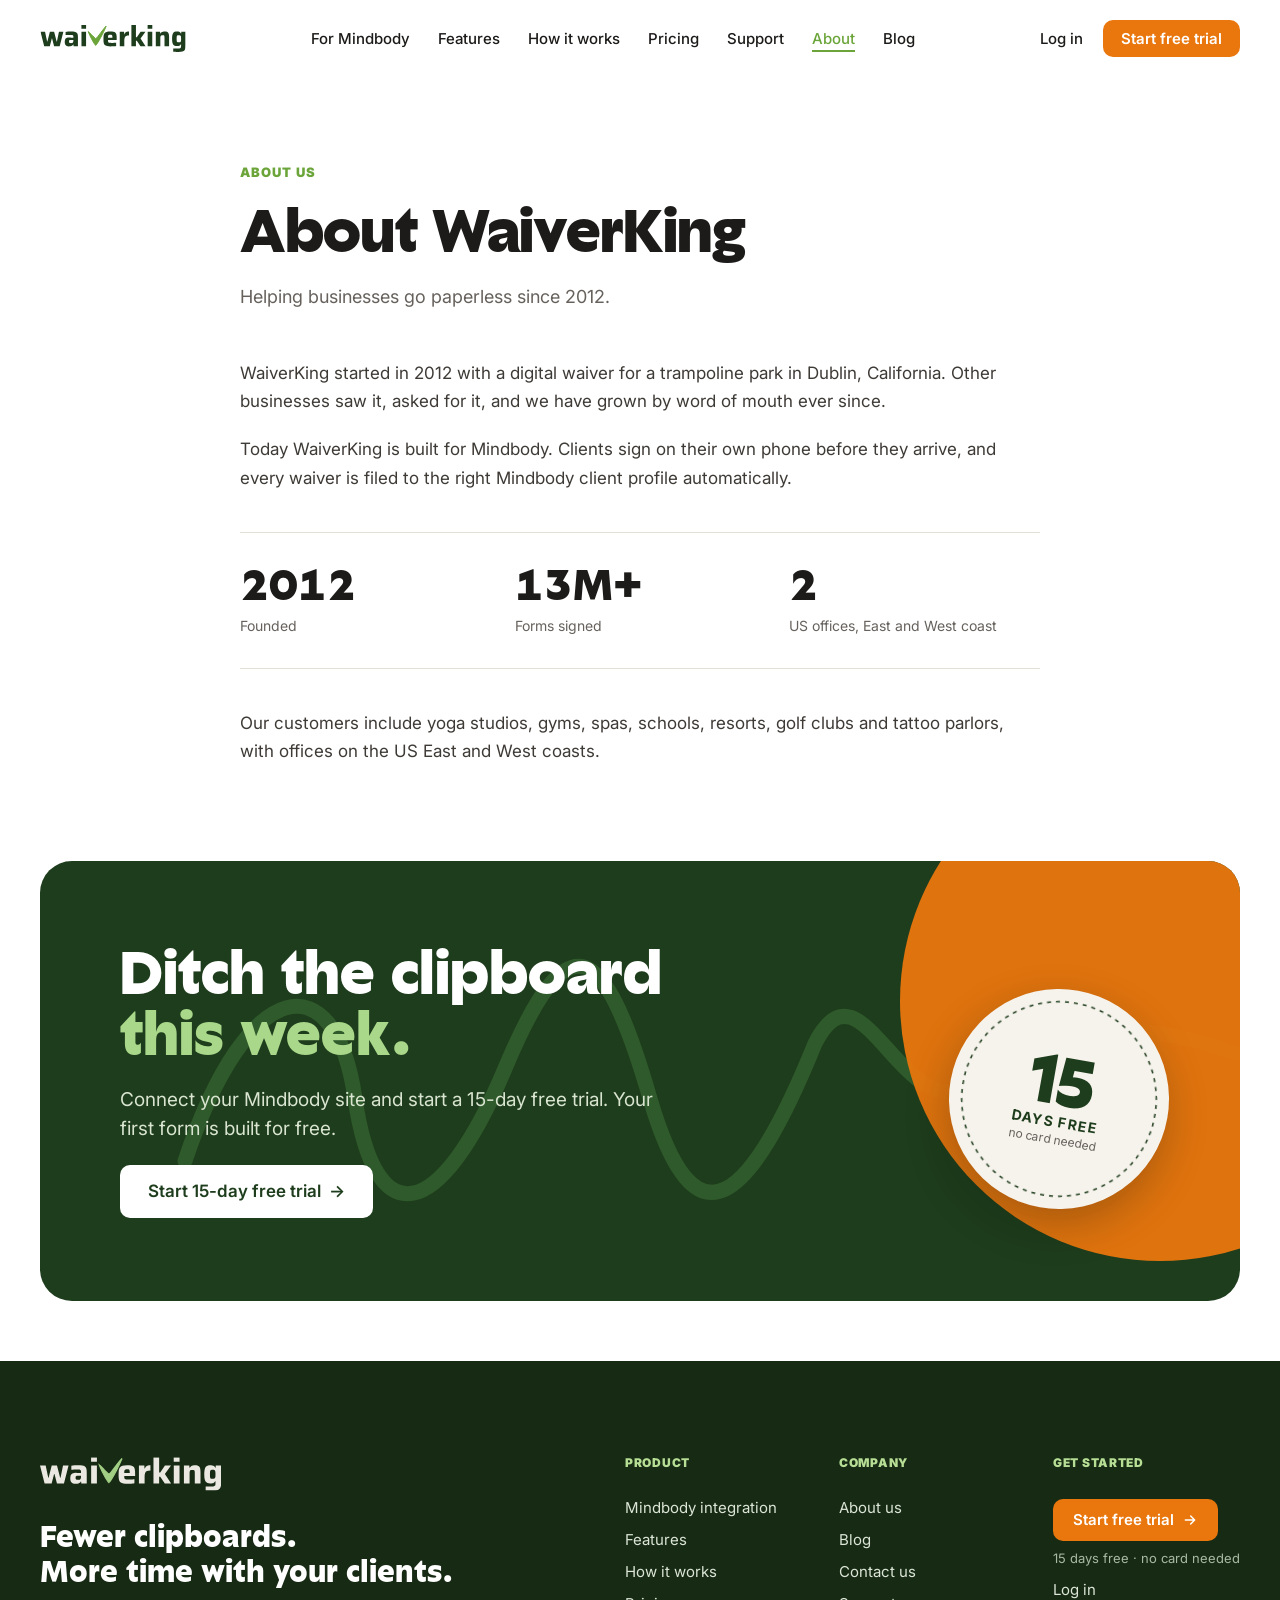
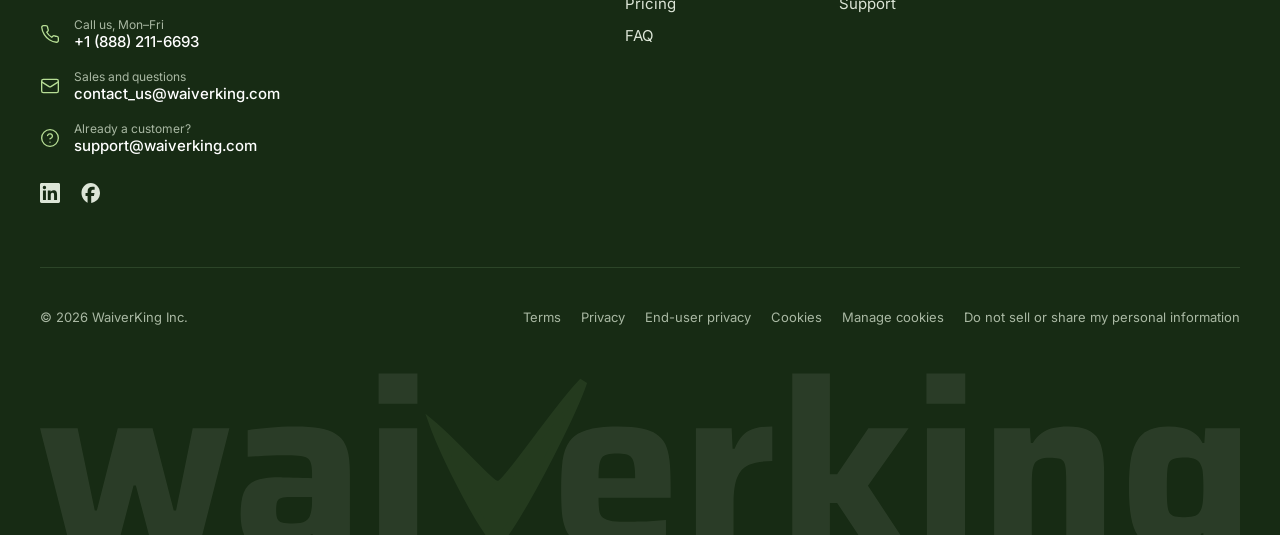
<file: waiverking/about/index.html>
<!doctype html>
<html lang="en">
<head>
<meta charset="utf-8">
<meta name="viewport" content="width=device-width, initial-scale=1, viewport-fit=cover">
<meta name="description" content="WaiverKing has helped businesses go paperless since 2012. Today it is built for Mindbody.">
<link rel="icon" href="../assets/wk-logo.svg">
<title>About us · WaiverKing</title>
<link rel="preconnect" href="https://fonts.googleapis.com">
<link rel="preconnect" href="https://fonts.gstatic.com" crossorigin>
<link rel="stylesheet" href="https://fonts.googleapis.com/css2?family=Inter:wght@400;500;600;700;800;900&display=swap">
<link rel="stylesheet" href="../assets/site.css">
<link rel="stylesheet" href="../assets/pages.css">
</head>
<body class="sub">

<header class="nav band" id="top">
  <div class="wrap">
    <a class="nav-logo" href="../" aria-label="WaiverKing home"><img src="../assets/wk-logo.svg" alt="WaiverKing" width="146" height="27"></a>
    <nav class="nav-links" aria-label="Main">
      <a href="../mindbody-integration/">For Mindbody</a>
      <a href="../features/">Features</a>
      <a href="../how-it-works/">How it works</a>
      <a href="../pricing/">Pricing</a>
      <a href="../support/">Support</a>
      <a href="../about/" aria-current="page">About</a>
      <a href="../blog/">Blog</a>
    </nav>
    <div class="nav-right">
      <a class="login" href="https://www.waiverking.com/login">Log in</a>
      <a class="btn btn-primary btn-sm" href="../signup/">Start free trial</a>
      <button class="menu-btn" id="menuBtn" type="button" aria-expanded="false" aria-controls="mobileMenu" aria-label="Open menu"><span></span></button>
    </div>
  </div>
  <div class="mobile-menu band" id="mobileMenu" hidden>
    <div class="wrap">
      <a href="../mindbody-integration/">For Mindbody</a>
      <a href="../features/">Features</a>
      <a href="../how-it-works/">How it works</a>
      <a href="../pricing/">Pricing</a>
      <a href="../support/">Support</a>
      <a href="../about/" aria-current="page">About</a>
      <a href="../blog/">Blog</a>
      <a href="https://www.waiverking.com/login">Log in</a>
    </div>
  </div>
</header>

<main>
<section class="phero band narrow">
  <div class="wrap">
    <div class="phero-copy">
      <span class="eyebrow">About us</span>
      <h1 class="display">About WaiverKing</h1>
      <p class="phero-sub">Helping businesses go paperless since 2012.</p>
    </div>
  </div>
</section>

<section class="plain band">
  <div class="wrap">
    <div class="story">
      <p>WaiverKing started in 2012 with a digital waiver for a trampoline park in Dublin, California. Other businesses saw it, asked for it, and we have grown by word of mouth ever since.</p>
      <p>Today WaiverKing is built for Mindbody. Clients sign on their own phone before they arrive, and every waiver is filed to the right Mindbody client profile automatically.</p>
    </div>
    <dl class="facts">
      <div><dt>2012</dt><dd>Founded</dd></div>
      <div><dt><span>13</span>M+</dt><dd>Forms signed</dd></div>
      <div><dt><span>2</span></dt><dd>US offices, East and West coast</dd></div>
    </dl>
    <p class="story">Our customers include yoga studios, gyms, spas, schools, resorts, golf clubs and tattoo parlors, with offices on the US East and West coasts.</p>
  </div>
</section>
<!-- Final CTA -->
<section class="cta band">
  <div class="wrap">
    <div class="cta-card" data-anim>
      <svg class="cta-stroke" viewBox="0 0 1100 330" fill="none" preserveAspectRatio="none" aria-hidden="true"><path pathLength="1" d="M25 240C87.5 52.5 175 40 195 177.5C215 315 280 302.5 345 147.5C410 -7.5 445 22.5 490 177.5C535 332.5 590 282.5 655 122.5C700 32.5 740 197.5 805 167.5C870 137.5 930 77.5 1075 132.5" stroke-width="15" stroke-linecap="round" stroke-linejoin="round" stroke="#2F5A2B"/></svg>
      <img class="cta-blob" src="../assets/cta-blob.svg" alt="">
      <div class="cta-copy">
        <h2>Ditch the clipboard <span>this week.</span></h2>
        <p>Connect your Mindbody site and start a 15-day free trial. Your first form is built for free.</p>
        <div class="cta-actions">
          <a class="btn btn-white" href="../signup/">Start 15-day free trial&nbsp; →</a>
        </div>
      </div>
      <div class="badge" aria-label="15 days free, no card needed">
        <img src="../assets/badge-ring.png" alt="">
        <div class="badge-txt"><b>15</b><span>DAYS FREE</span><small>no card needed</small></div>
      </div>
    </div>
  </div>
</section>
</main>

<footer class="foot2 band">
  <div class="wrap">
    <div class="ftop">
      <div class="fbrand">
        <img src="../assets/wk-logo-white.svg" alt="WaiverKing" width="181" height="34">
        <p>Fewer clipboards.<br>More time with your clients.</p>
        <ul class="fcontacts">
          <li><svg class="ic" viewBox="0 0 24 24" fill="none" stroke="currentColor" stroke-width="1.6" stroke-linecap="round" stroke-linejoin="round" aria-hidden="true"><path d="M22 16.92v3a2 2 0 0 1-2.18 2 19.79 19.79 0 0 1-8.63-3.07 19.5 19.5 0 0 1-6-6 19.79 19.79 0 0 1-3.07-8.67A2 2 0 0 1 4.11 2h3a2 2 0 0 1 2 1.72c.13.96.36 1.9.7 2.81a2 2 0 0 1-.45 2.11L8.09 9.91a16 16 0 0 0 6 6l1.27-1.27a2 2 0 0 1 2.11-.45c.91.34 1.85.57 2.81.7A2 2 0 0 1 22 16.92z"/></svg><span><small>Call us, Mon–Fri</small><a href="tel:+18882116693">+1 (888) 211-6693</a></span></li>
          <li><svg class="ic" viewBox="0 0 24 24" fill="none" stroke="currentColor" stroke-width="1.6" stroke-linecap="round" stroke-linejoin="round" aria-hidden="true"><rect x="2" y="4" width="20" height="16" rx="2"/><path d="M22 7l-8.97 5.7a1.94 1.94 0 0 1-2.06 0L2 7"/></svg><span><small>Sales and questions</small><a href="mailto:contact_us@waiverking.com">contact_us@waiverking.com</a></span></li>
          <li><svg class="ic" viewBox="0 0 24 24" fill="none" stroke="currentColor" stroke-width="1.6" stroke-linecap="round" stroke-linejoin="round" aria-hidden="true"><circle cx="12" cy="12" r="10"/><path d="M9.09 9a3 3 0 0 1 5.83 1c0 2-3 3-3 3M12 17h.01"/></svg><span><small>Already a customer?</small><a href="mailto:support@waiverking.com">support@waiverking.com</a></span></li>
        </ul>
        <div class="fsocial"><a href="https://www.linkedin.com/" aria-label="WaiverKing on LinkedIn"><svg class="ic" viewBox="0 0 24 24" fill="currentColor" aria-hidden="true"><path d="M20.45 20.45h-3.56v-5.57c0-1.33-.02-3.04-1.85-3.04-1.85 0-2.14 1.45-2.14 2.94v5.67H9.35V9h3.41v1.56h.05c.48-.9 1.64-1.85 3.37-1.85 3.6 0 4.27 2.37 4.27 5.46v6.28zM5.34 7.43a2.06 2.06 0 1 1 0-4.12 2.06 2.06 0 0 1 0 4.12zM7.12 20.45H3.56V9h3.56v11.45zM22.22 0H1.77C.79 0 0 .77 0 1.73v20.54C0 23.23.79 24 1.77 24h20.45c.98 0 1.78-.77 1.78-1.73V1.73C24 .77 23.2 0 22.22 0z"/></svg></a><a href="https://www.facebook.com/" aria-label="WaiverKing on Facebook"><svg class="ic" viewBox="0 0 24 24" fill="currentColor" aria-hidden="true"><path d="M9.1 23.69v-7.98H6.63v-3.67H9.1v-1.58c0-4.09 1.85-5.98 5.86-5.98.4 0 .96.04 1.47.1.39.04.77.11 1.14.2v3.32a8.6 8.6 0 0 0-.65-.03c-.27-.01-.52-.01-.73-.01-.71 0-1.26.1-1.68.31-.28.14-.52.36-.68.62-.26.42-.37 1-.37 1.75v1.3h3.92l-.39 2.1-.29 1.56h-3.25v8.25C19.4 23.24 24 18.18 24 12.04 24 5.42 19.03.04 12.89.04 6.76.04 1.79 5.42 1.79 12.04c0 5.17 3.16 9.58 7.31 11.65z"/></svg></a></div>
      </div>
      <div class="fcols">
        <nav class="fcol" aria-label="Product"><h4>Product</h4><a href="../mindbody-integration/">Mindbody integration</a><a href="../features/">Features</a><a href="../how-it-works/">How it works</a><a href="../pricing/">Pricing</a><a href="../faq/">FAQ</a></nav>
        <nav class="fcol" aria-label="Company"><h4>Company</h4><a href="../about/">About us</a><a href="../blog/">Blog</a><a href="../contact/">Contact us</a><a href="../support/">Support</a></nav>
        <div class="fcol start"><h4>Get started</h4><a class="btn btn-primary" href="../signup/">Start free trial <svg class="ic" viewBox="0 0 24 24" fill="none" stroke="currentColor" stroke-width="2.2" stroke-linecap="round" stroke-linejoin="round" aria-hidden="true"><path d="M5 12h14M13 6l6 6-6 6"/></svg></a><small>15 days free · no card needed</small><a href="https://www.waiverking.com/login">Log in</a></div>
      </div>
    </div>
    <div class="flegal">
      <span>© 2026 WaiverKing Inc.</span>
      <nav aria-label="Legal"><a href="https://www.waiverking.com/terms">Terms</a><a href="https://www.waiverking.com/privacy">Privacy</a><a href="https://www.waiverking.com/end-user-privacy">End-user privacy</a><a href="https://www.waiverking.com/cookies">Cookies</a><a href="#" data-cookies>Manage cookies</a><a href="https://www.waiverking.com/do-not-sell">Do not sell or share my personal information</a></nav>
    </div>
    <div class="fmark" data-anim data-anim-t aria-hidden="true"><img src="../assets/wk-logo-white.svg" alt=""></div>
  </div>
</footer>

<script src="../assets/site.js"></script>
</body>
</html>
</file>
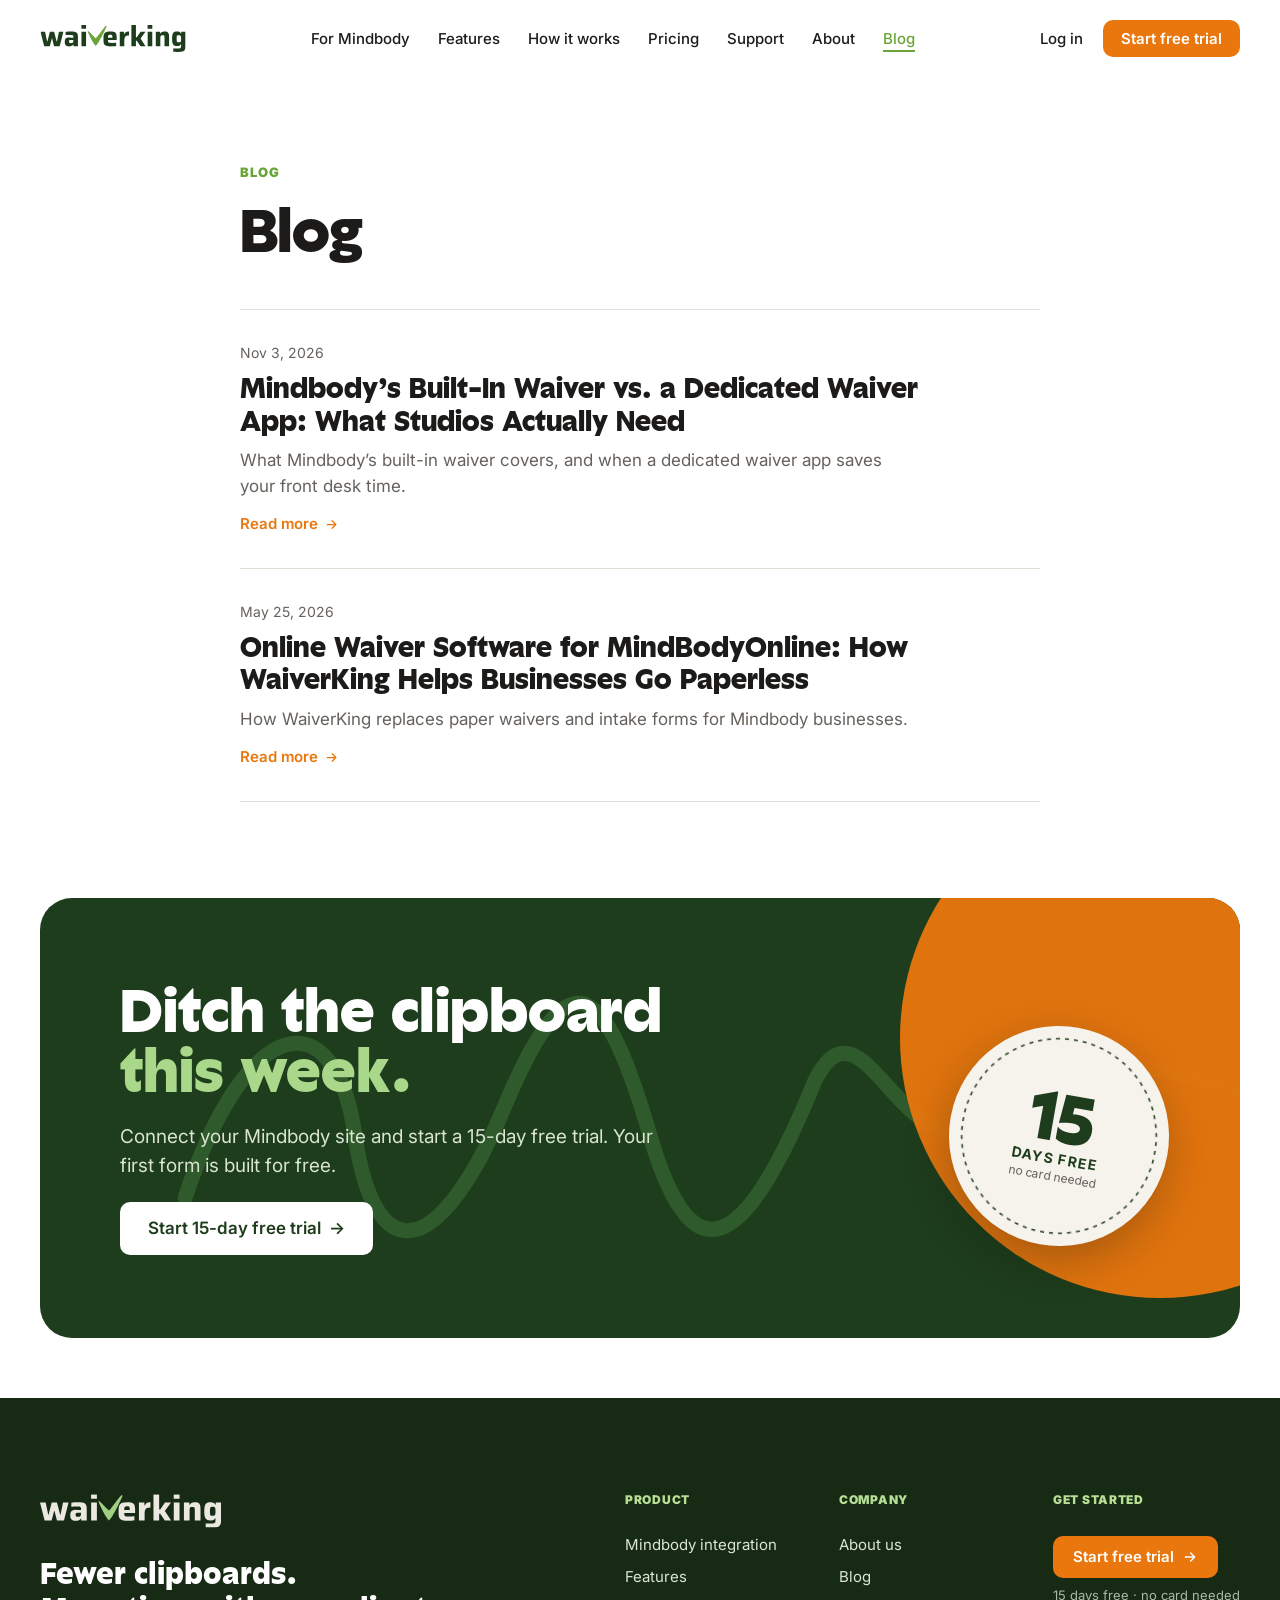
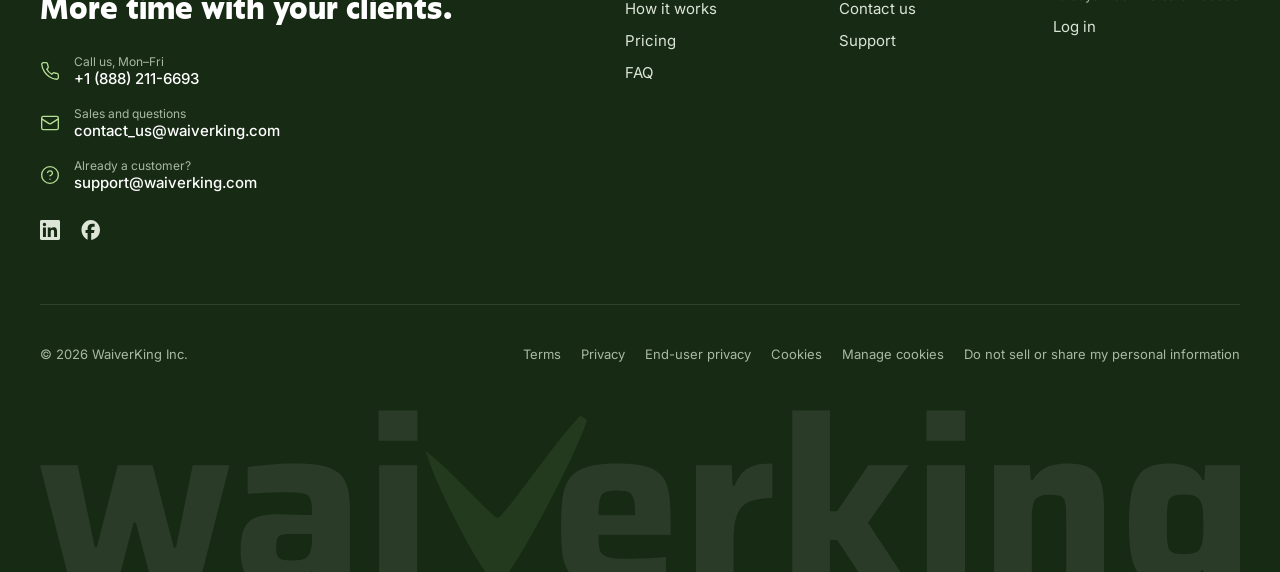
<file: waiverking/blog/index.html>
<!doctype html>
<html lang="en">
<head>
<meta charset="utf-8">
<meta name="viewport" content="width=device-width, initial-scale=1, viewport-fit=cover">
<meta name="description" content="Articles from WaiverKing on digital waivers for Mindbody businesses.">
<link rel="icon" href="../assets/wk-logo.svg">
<title>Blog · WaiverKing</title>
<link rel="preconnect" href="https://fonts.googleapis.com">
<link rel="preconnect" href="https://fonts.gstatic.com" crossorigin>
<link rel="stylesheet" href="https://fonts.googleapis.com/css2?family=Inter:wght@400;500;600;700;800;900&display=swap">
<link rel="stylesheet" href="../assets/site.css">
<link rel="stylesheet" href="../assets/pages.css">
</head>
<body class="sub">

<header class="nav band" id="top">
  <div class="wrap">
    <a class="nav-logo" href="../" aria-label="WaiverKing home"><img src="../assets/wk-logo.svg" alt="WaiverKing" width="146" height="27"></a>
    <nav class="nav-links" aria-label="Main">
      <a href="../mindbody-integration/">For Mindbody</a>
      <a href="../features/">Features</a>
      <a href="../how-it-works/">How it works</a>
      <a href="../pricing/">Pricing</a>
      <a href="../support/">Support</a>
      <a href="../about/">About</a>
      <a href="../blog/" aria-current="page">Blog</a>
    </nav>
    <div class="nav-right">
      <a class="login" href="https://www.waiverking.com/login">Log in</a>
      <a class="btn btn-primary btn-sm" href="../signup/">Start free trial</a>
      <button class="menu-btn" id="menuBtn" type="button" aria-expanded="false" aria-controls="mobileMenu" aria-label="Open menu"><span></span></button>
    </div>
  </div>
  <div class="mobile-menu band" id="mobileMenu" hidden>
    <div class="wrap">
      <a href="../mindbody-integration/">For Mindbody</a>
      <a href="../features/">Features</a>
      <a href="../how-it-works/">How it works</a>
      <a href="../pricing/">Pricing</a>
      <a href="../support/">Support</a>
      <a href="../about/">About</a>
      <a href="../blog/" aria-current="page">Blog</a>
      <a href="https://www.waiverking.com/login">Log in</a>
    </div>
  </div>
</header>

<main>
<section class="phero band narrow">
  <div class="wrap">
    <div class="phero-copy">
      <span class="eyebrow">Blog</span>
      <h1 class="display">Blog</h1>
    </div>
  </div>
</section>

<section class="plain band">
  <div class="wrap">
    <ul class="posts">
      <li><time datetime="2026-11-03">Nov 3, 2026</time><h2><a href="../blog/mindbody-built-in-waiver-vs-dedicated-waiver-app/">Mindbody’s Built-In Waiver vs. a Dedicated Waiver App: What Studios Actually Need</a></h2><p>What Mindbody’s built-in waiver covers, and when a dedicated waiver app saves your front desk time.</p><a class="olink" href="../blog/mindbody-built-in-waiver-vs-dedicated-waiver-app/" aria-hidden="true" tabindex="-1">Read more <svg class="ic arr" viewBox="0 0 24 24" fill="none" stroke="currentColor" stroke-width="2" stroke-linecap="round" stroke-linejoin="round" aria-hidden="true"><path d="M5 12h14M13 6l6 6-6 6"/></svg></a></li>
      <li><time datetime="2026-05-25">May 25, 2026</time><h2><a href="../blog/online-waiver-software-mindbodyonline-waiverking/">Online Waiver Software for MindBodyOnline: How WaiverKing Helps Businesses Go Paperless</a></h2><p>How WaiverKing replaces paper waivers and intake forms for Mindbody businesses.</p><a class="olink" href="../blog/online-waiver-software-mindbodyonline-waiverking/" aria-hidden="true" tabindex="-1">Read more <svg class="ic arr" viewBox="0 0 24 24" fill="none" stroke="currentColor" stroke-width="2" stroke-linecap="round" stroke-linejoin="round" aria-hidden="true"><path d="M5 12h14M13 6l6 6-6 6"/></svg></a></li>
    </ul>
  </div>
</section>
<!-- Final CTA -->
<section class="cta band">
  <div class="wrap">
    <div class="cta-card" data-anim>
      <svg class="cta-stroke" viewBox="0 0 1100 330" fill="none" preserveAspectRatio="none" aria-hidden="true"><path pathLength="1" d="M25 240C87.5 52.5 175 40 195 177.5C215 315 280 302.5 345 147.5C410 -7.5 445 22.5 490 177.5C535 332.5 590 282.5 655 122.5C700 32.5 740 197.5 805 167.5C870 137.5 930 77.5 1075 132.5" stroke-width="15" stroke-linecap="round" stroke-linejoin="round" stroke="#2F5A2B"/></svg>
      <img class="cta-blob" src="../assets/cta-blob.svg" alt="">
      <div class="cta-copy">
        <h2>Ditch the clipboard <span>this week.</span></h2>
        <p>Connect your Mindbody site and start a 15-day free trial. Your first form is built for free.</p>
        <div class="cta-actions">
          <a class="btn btn-white" href="../signup/">Start 15-day free trial&nbsp; →</a>
        </div>
      </div>
      <div class="badge" aria-label="15 days free, no card needed">
        <img src="../assets/badge-ring.png" alt="">
        <div class="badge-txt"><b>15</b><span>DAYS FREE</span><small>no card needed</small></div>
      </div>
    </div>
  </div>
</section>
</main>

<footer class="foot2 band">
  <div class="wrap">
    <div class="ftop">
      <div class="fbrand">
        <img src="../assets/wk-logo-white.svg" alt="WaiverKing" width="181" height="34">
        <p>Fewer clipboards.<br>More time with your clients.</p>
        <ul class="fcontacts">
          <li><svg class="ic" viewBox="0 0 24 24" fill="none" stroke="currentColor" stroke-width="1.6" stroke-linecap="round" stroke-linejoin="round" aria-hidden="true"><path d="M22 16.92v3a2 2 0 0 1-2.18 2 19.79 19.79 0 0 1-8.63-3.07 19.5 19.5 0 0 1-6-6 19.79 19.79 0 0 1-3.07-8.67A2 2 0 0 1 4.11 2h3a2 2 0 0 1 2 1.72c.13.96.36 1.9.7 2.81a2 2 0 0 1-.45 2.11L8.09 9.91a16 16 0 0 0 6 6l1.27-1.27a2 2 0 0 1 2.11-.45c.91.34 1.85.57 2.81.7A2 2 0 0 1 22 16.92z"/></svg><span><small>Call us, Mon–Fri</small><a href="tel:+18882116693">+1 (888) 211-6693</a></span></li>
          <li><svg class="ic" viewBox="0 0 24 24" fill="none" stroke="currentColor" stroke-width="1.6" stroke-linecap="round" stroke-linejoin="round" aria-hidden="true"><rect x="2" y="4" width="20" height="16" rx="2"/><path d="M22 7l-8.97 5.7a1.94 1.94 0 0 1-2.06 0L2 7"/></svg><span><small>Sales and questions</small><a href="mailto:contact_us@waiverking.com">contact_us@waiverking.com</a></span></li>
          <li><svg class="ic" viewBox="0 0 24 24" fill="none" stroke="currentColor" stroke-width="1.6" stroke-linecap="round" stroke-linejoin="round" aria-hidden="true"><circle cx="12" cy="12" r="10"/><path d="M9.09 9a3 3 0 0 1 5.83 1c0 2-3 3-3 3M12 17h.01"/></svg><span><small>Already a customer?</small><a href="mailto:support@waiverking.com">support@waiverking.com</a></span></li>
        </ul>
        <div class="fsocial"><a href="https://www.linkedin.com/" aria-label="WaiverKing on LinkedIn"><svg class="ic" viewBox="0 0 24 24" fill="currentColor" aria-hidden="true"><path d="M20.45 20.45h-3.56v-5.57c0-1.33-.02-3.04-1.85-3.04-1.85 0-2.14 1.45-2.14 2.94v5.67H9.35V9h3.41v1.56h.05c.48-.9 1.64-1.85 3.37-1.85 3.6 0 4.27 2.37 4.27 5.46v6.28zM5.34 7.43a2.06 2.06 0 1 1 0-4.12 2.06 2.06 0 0 1 0 4.12zM7.12 20.45H3.56V9h3.56v11.45zM22.22 0H1.77C.79 0 0 .77 0 1.73v20.54C0 23.23.79 24 1.77 24h20.45c.98 0 1.78-.77 1.78-1.73V1.73C24 .77 23.2 0 22.22 0z"/></svg></a><a href="https://www.facebook.com/" aria-label="WaiverKing on Facebook"><svg class="ic" viewBox="0 0 24 24" fill="currentColor" aria-hidden="true"><path d="M9.1 23.69v-7.98H6.63v-3.67H9.1v-1.58c0-4.09 1.85-5.98 5.86-5.98.4 0 .96.04 1.47.1.39.04.77.11 1.14.2v3.32a8.6 8.6 0 0 0-.65-.03c-.27-.01-.52-.01-.73-.01-.71 0-1.26.1-1.68.31-.28.14-.52.36-.68.62-.26.42-.37 1-.37 1.75v1.3h3.92l-.39 2.1-.29 1.56h-3.25v8.25C19.4 23.24 24 18.18 24 12.04 24 5.42 19.03.04 12.89.04 6.76.04 1.79 5.42 1.79 12.04c0 5.17 3.16 9.58 7.31 11.65z"/></svg></a></div>
      </div>
      <div class="fcols">
        <nav class="fcol" aria-label="Product"><h4>Product</h4><a href="../mindbody-integration/">Mindbody integration</a><a href="../features/">Features</a><a href="../how-it-works/">How it works</a><a href="../pricing/">Pricing</a><a href="../faq/">FAQ</a></nav>
        <nav class="fcol" aria-label="Company"><h4>Company</h4><a href="../about/">About us</a><a href="../blog/">Blog</a><a href="../contact/">Contact us</a><a href="../support/">Support</a></nav>
        <div class="fcol start"><h4>Get started</h4><a class="btn btn-primary" href="../signup/">Start free trial <svg class="ic" viewBox="0 0 24 24" fill="none" stroke="currentColor" stroke-width="2.2" stroke-linecap="round" stroke-linejoin="round" aria-hidden="true"><path d="M5 12h14M13 6l6 6-6 6"/></svg></a><small>15 days free · no card needed</small><a href="https://www.waiverking.com/login">Log in</a></div>
      </div>
    </div>
    <div class="flegal">
      <span>© 2026 WaiverKing Inc.</span>
      <nav aria-label="Legal"><a href="https://www.waiverking.com/terms">Terms</a><a href="https://www.waiverking.com/privacy">Privacy</a><a href="https://www.waiverking.com/end-user-privacy">End-user privacy</a><a href="https://www.waiverking.com/cookies">Cookies</a><a href="#" data-cookies>Manage cookies</a><a href="https://www.waiverking.com/do-not-sell">Do not sell or share my personal information</a></nav>
    </div>
    <div class="fmark" data-anim data-anim-t aria-hidden="true"><img src="../assets/wk-logo-white.svg" alt=""></div>
  </div>
</footer>

<script src="../assets/site.js"></script>
</body>
</html>
</file>
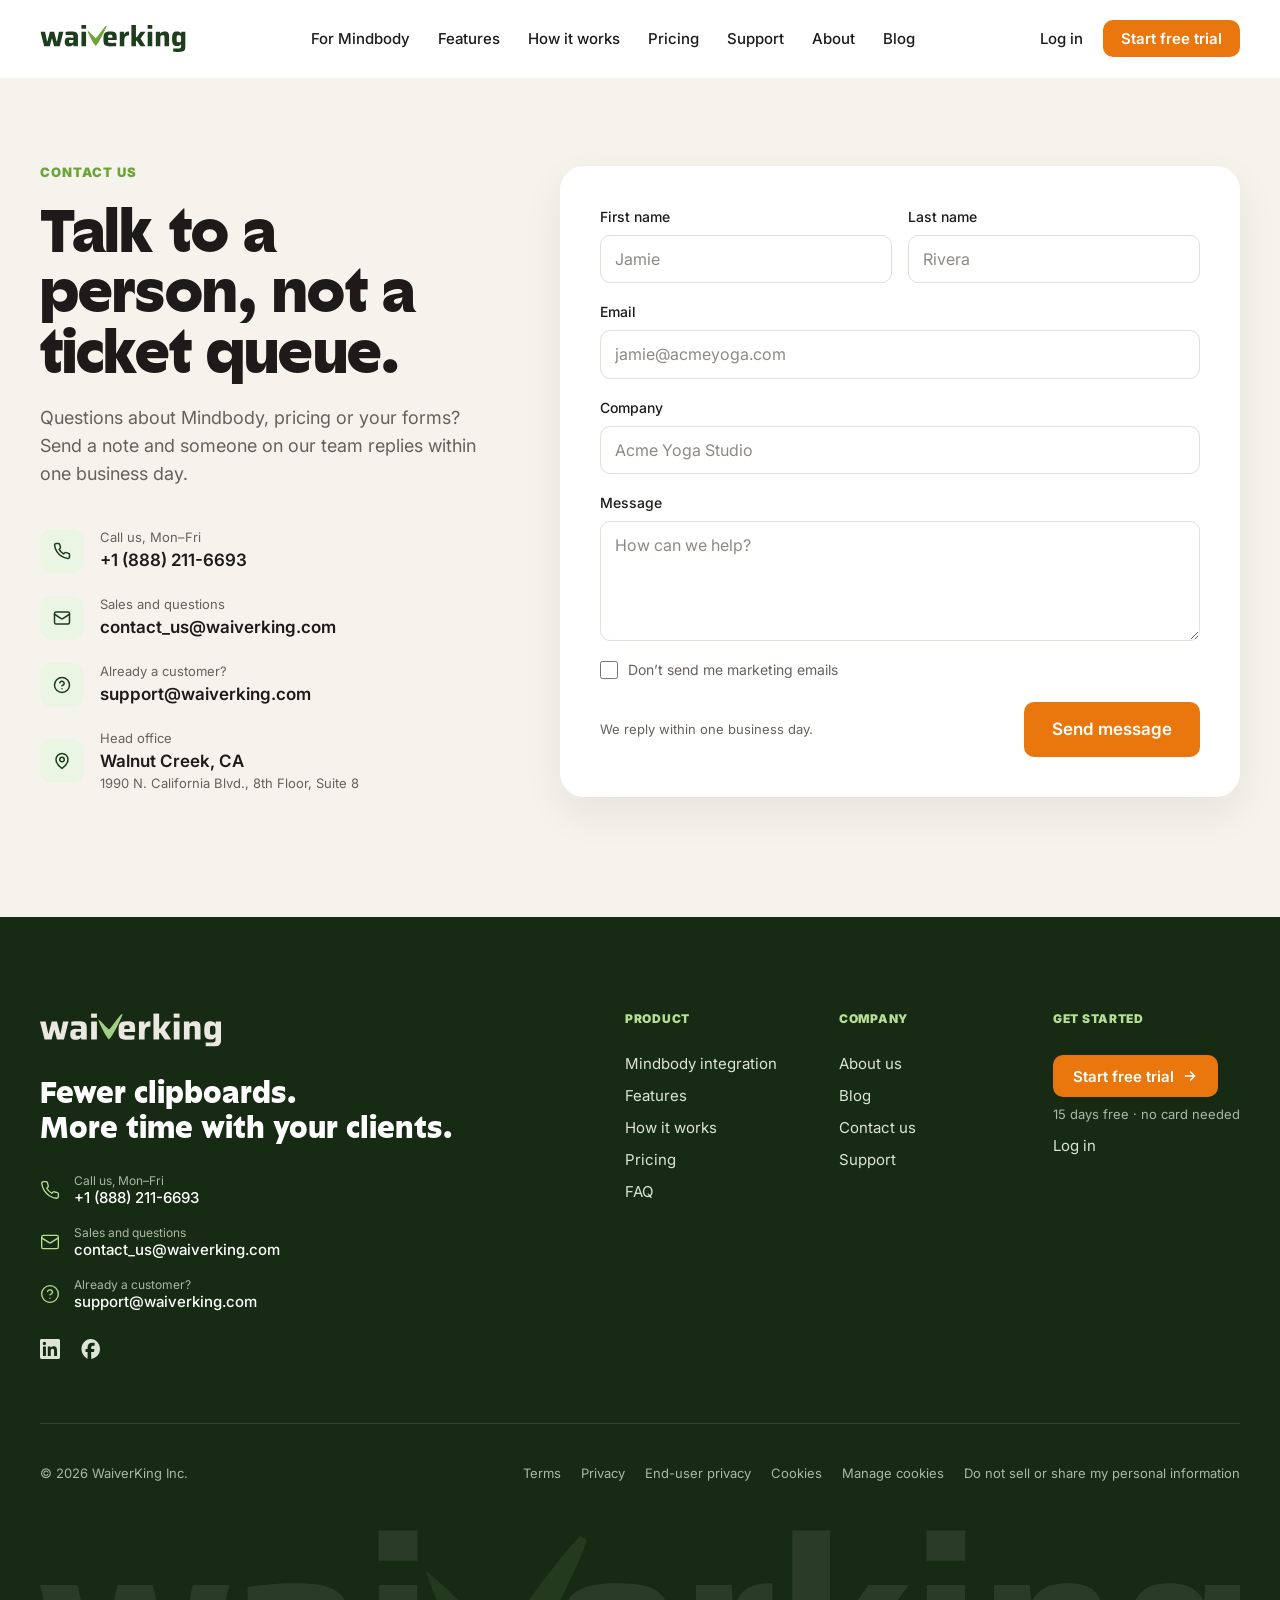
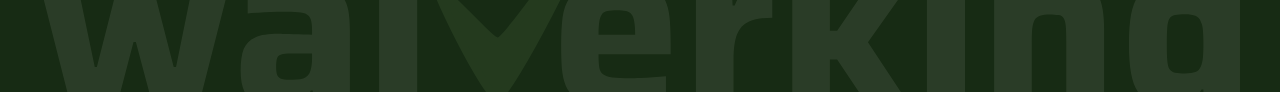
<file: waiverking/contact/index.html>
<!doctype html>
<html lang="en">
<head>
<meta charset="utf-8">
<meta name="viewport" content="width=device-width, initial-scale=1, viewport-fit=cover">
<meta name="description" content="Questions about Mindbody, pricing or your forms? Someone on our team replies within one business day.">
<link rel="icon" href="../assets/wk-logo.svg">
<title>Contact us · WaiverKing</title>
<link rel="preconnect" href="https://fonts.googleapis.com">
<link rel="preconnect" href="https://fonts.gstatic.com" crossorigin>
<link rel="stylesheet" href="https://fonts.googleapis.com/css2?family=Inter:wght@400;500;600;700;800;900&display=swap">
<link rel="stylesheet" href="../assets/site.css">
<link rel="stylesheet" href="../assets/pages.css">
</head>
<body class="sub">

<header class="nav band" id="top">
  <div class="wrap">
    <a class="nav-logo" href="../" aria-label="WaiverKing home"><img src="../assets/wk-logo.svg" alt="WaiverKing" width="146" height="27"></a>
    <nav class="nav-links" aria-label="Main">
      <a href="../mindbody-integration/">For Mindbody</a>
      <a href="../features/">Features</a>
      <a href="../how-it-works/">How it works</a>
      <a href="../pricing/">Pricing</a>
      <a href="../support/">Support</a>
      <a href="../about/">About</a>
      <a href="../blog/">Blog</a>
    </nav>
    <div class="nav-right">
      <a class="login" href="https://www.waiverking.com/login">Log in</a>
      <a class="btn btn-primary btn-sm" href="../signup/">Start free trial</a>
      <button class="menu-btn" id="menuBtn" type="button" aria-expanded="false" aria-controls="mobileMenu" aria-label="Open menu"><span></span></button>
    </div>
  </div>
  <div class="mobile-menu band" id="mobileMenu" hidden>
    <div class="wrap">
      <a href="../mindbody-integration/">For Mindbody</a>
      <a href="../features/">Features</a>
      <a href="../how-it-works/">How it works</a>
      <a href="../pricing/">Pricing</a>
      <a href="../support/">Support</a>
      <a href="../about/">About</a>
      <a href="../blog/">Blog</a>
      <a href="https://www.waiverking.com/login">Log in</a>
    </div>
  </div>
</header>

<main>
<section class="contact band">
  <div class="wrap">
    <div class="ct-copy">
      <span class="eyebrow">Contact us</span>
      <h1 class="display">Talk to a person, not a ticket queue.</h1>
      <p class="phero-sub">Questions about Mindbody, pricing or your forms? Send a note and someone on our team replies within one business day.</p>
      <ul class="ways">
        <li><span class="itile"><svg class="ic" viewBox="0 0 24 24" fill="none" stroke="currentColor" stroke-width="2" stroke-linecap="round" stroke-linejoin="round" aria-hidden="true"><path d="M22 16.92v3a2 2 0 0 1-2.18 2 19.79 19.79 0 0 1-8.63-3.07 19.5 19.5 0 0 1-6-6 19.79 19.79 0 0 1-3.07-8.67A2 2 0 0 1 4.11 2h3a2 2 0 0 1 2 1.72c.13.96.36 1.9.7 2.81a2 2 0 0 1-.45 2.11L8.09 9.91a16 16 0 0 0 6 6l1.27-1.27a2 2 0 0 1 2.11-.45c.91.34 1.85.57 2.81.7A2 2 0 0 1 22 16.92z"/></svg></span><span><small>Call us, Mon–Fri</small><a href="tel:+18882116693">+1 (888) 211-6693</a></span></li>
        <li><span class="itile"><svg class="ic" viewBox="0 0 24 24" fill="none" stroke="currentColor" stroke-width="2" stroke-linecap="round" stroke-linejoin="round" aria-hidden="true"><rect width="20" height="16" x="2" y="4" rx="2"/><path d="m22 7-8.97 5.7a1.94 1.94 0 0 1-2.06 0L2 7"/></svg></span><span><small>Sales and questions</small><a href="mailto:contact_us@waiverking.com">contact_us@waiverking.com</a></span></li>
        <li><span class="itile"><svg class="ic" viewBox="0 0 24 24" fill="none" stroke="currentColor" stroke-width="2" stroke-linecap="round" stroke-linejoin="round" aria-hidden="true"><circle cx="12" cy="12" r="10"/><path d="M9.09 9a3 3 0 0 1 5.83 1c0 2-3 3-3 3"/><path d="M12 17h.01"/></svg></span><span><small>Already a customer?</small><a href="mailto:support@waiverking.com">support@waiverking.com</a></span></li>
        <li><span class="itile"><svg class="ic" viewBox="0 0 24 24" fill="none" stroke="currentColor" stroke-width="2" stroke-linecap="round" stroke-linejoin="round" aria-hidden="true"><path d="M20 10c0 6-8 12-8 12s-8-6-8-12a8 8 0 0 1 16 0Z"/><circle cx="12" cy="10" r="3"/></svg></span><span><small>Head office</small><b>Walnut Creek, CA</b><em>1990 N. California Blvd., 8th Floor, Suite 8</em></span></li>
      </ul>
    </div>
    <form class="ct-form" id="ctForm" novalidate>
      <div class="ct-fields">
        <div class="row2">
          <label><span>First name</span><input name="first" autocomplete="given-name" placeholder="Jamie" required></label>
          <label><span>Last name</span><input name="last" autocomplete="family-name" placeholder="Rivera"></label>
        </div>
        <label><span>Email</span><input name="email" type="email" autocomplete="email" placeholder="jamie@acmeyoga.com" required></label>
        <label><span>Company</span><input name="company" autocomplete="organization" placeholder="Acme Yoga Studio"></label>
        <label><span>Message</span><textarea name="message" rows="4" placeholder="How can we help?" required></textarea></label>
        <label class="opt"><input type="checkbox" name="nomarketing"><span>Don’t send me marketing emails</span></label>
        <div class="ct-send"><small>We reply within one business day.</small><button class="btn btn-primary" type="submit">Send message</button></div>
      </div>
      <div class="ct-done" role="status" aria-live="polite">
        <span class="done-mark"><svg viewBox="0 0 52 52" aria-hidden="true"><circle cx="26" cy="26" r="24" pathLength="1"/><path d="M15 27l7 7 15-16" pathLength="1"/></svg></span>
        <h2 class="display">Thanks, message sent.</h2>
        <p>Someone on our team will reply within one business day.</p>
      </div>
    </form>
  </div>
</section>

</main>

<footer class="foot2 band">
  <div class="wrap">
    <div class="ftop">
      <div class="fbrand">
        <img src="../assets/wk-logo-white.svg" alt="WaiverKing" width="181" height="34">
        <p>Fewer clipboards.<br>More time with your clients.</p>
        <ul class="fcontacts">
          <li><svg class="ic" viewBox="0 0 24 24" fill="none" stroke="currentColor" stroke-width="1.6" stroke-linecap="round" stroke-linejoin="round" aria-hidden="true"><path d="M22 16.92v3a2 2 0 0 1-2.18 2 19.79 19.79 0 0 1-8.63-3.07 19.5 19.5 0 0 1-6-6 19.79 19.79 0 0 1-3.07-8.67A2 2 0 0 1 4.11 2h3a2 2 0 0 1 2 1.72c.13.96.36 1.9.7 2.81a2 2 0 0 1-.45 2.11L8.09 9.91a16 16 0 0 0 6 6l1.27-1.27a2 2 0 0 1 2.11-.45c.91.34 1.85.57 2.81.7A2 2 0 0 1 22 16.92z"/></svg><span><small>Call us, Mon–Fri</small><a href="tel:+18882116693">+1 (888) 211-6693</a></span></li>
          <li><svg class="ic" viewBox="0 0 24 24" fill="none" stroke="currentColor" stroke-width="1.6" stroke-linecap="round" stroke-linejoin="round" aria-hidden="true"><rect x="2" y="4" width="20" height="16" rx="2"/><path d="M22 7l-8.97 5.7a1.94 1.94 0 0 1-2.06 0L2 7"/></svg><span><small>Sales and questions</small><a href="mailto:contact_us@waiverking.com">contact_us@waiverking.com</a></span></li>
          <li><svg class="ic" viewBox="0 0 24 24" fill="none" stroke="currentColor" stroke-width="1.6" stroke-linecap="round" stroke-linejoin="round" aria-hidden="true"><circle cx="12" cy="12" r="10"/><path d="M9.09 9a3 3 0 0 1 5.83 1c0 2-3 3-3 3M12 17h.01"/></svg><span><small>Already a customer?</small><a href="mailto:support@waiverking.com">support@waiverking.com</a></span></li>
        </ul>
        <div class="fsocial"><a href="https://www.linkedin.com/" aria-label="WaiverKing on LinkedIn"><svg class="ic" viewBox="0 0 24 24" fill="currentColor" aria-hidden="true"><path d="M20.45 20.45h-3.56v-5.57c0-1.33-.02-3.04-1.85-3.04-1.85 0-2.14 1.45-2.14 2.94v5.67H9.35V9h3.41v1.56h.05c.48-.9 1.64-1.85 3.37-1.85 3.6 0 4.27 2.37 4.27 5.46v6.28zM5.34 7.43a2.06 2.06 0 1 1 0-4.12 2.06 2.06 0 0 1 0 4.12zM7.12 20.45H3.56V9h3.56v11.45zM22.22 0H1.77C.79 0 0 .77 0 1.73v20.54C0 23.23.79 24 1.77 24h20.45c.98 0 1.78-.77 1.78-1.73V1.73C24 .77 23.2 0 22.22 0z"/></svg></a><a href="https://www.facebook.com/" aria-label="WaiverKing on Facebook"><svg class="ic" viewBox="0 0 24 24" fill="currentColor" aria-hidden="true"><path d="M9.1 23.69v-7.98H6.63v-3.67H9.1v-1.58c0-4.09 1.85-5.98 5.86-5.98.4 0 .96.04 1.47.1.39.04.77.11 1.14.2v3.32a8.6 8.6 0 0 0-.65-.03c-.27-.01-.52-.01-.73-.01-.71 0-1.26.1-1.68.31-.28.14-.52.36-.68.62-.26.42-.37 1-.37 1.75v1.3h3.92l-.39 2.1-.29 1.56h-3.25v8.25C19.4 23.24 24 18.18 24 12.04 24 5.42 19.03.04 12.89.04 6.76.04 1.79 5.42 1.79 12.04c0 5.17 3.16 9.58 7.31 11.65z"/></svg></a></div>
      </div>
      <div class="fcols">
        <nav class="fcol" aria-label="Product"><h4>Product</h4><a href="../mindbody-integration/">Mindbody integration</a><a href="../features/">Features</a><a href="../how-it-works/">How it works</a><a href="../pricing/">Pricing</a><a href="../faq/">FAQ</a></nav>
        <nav class="fcol" aria-label="Company"><h4>Company</h4><a href="../about/">About us</a><a href="../blog/">Blog</a><a href="../contact/">Contact us</a><a href="../support/">Support</a></nav>
        <div class="fcol start"><h4>Get started</h4><a class="btn btn-primary" href="../signup/">Start free trial <svg class="ic" viewBox="0 0 24 24" fill="none" stroke="currentColor" stroke-width="2.2" stroke-linecap="round" stroke-linejoin="round" aria-hidden="true"><path d="M5 12h14M13 6l6 6-6 6"/></svg></a><small>15 days free · no card needed</small><a href="https://www.waiverking.com/login">Log in</a></div>
      </div>
    </div>
    <div class="flegal">
      <span>© 2026 WaiverKing Inc.</span>
      <nav aria-label="Legal"><a href="https://www.waiverking.com/terms">Terms</a><a href="https://www.waiverking.com/privacy">Privacy</a><a href="https://www.waiverking.com/end-user-privacy">End-user privacy</a><a href="https://www.waiverking.com/cookies">Cookies</a><a href="#" data-cookies>Manage cookies</a><a href="https://www.waiverking.com/do-not-sell">Do not sell or share my personal information</a></nav>
    </div>
    <div class="fmark" data-anim data-anim-t aria-hidden="true"><img src="../assets/wk-logo-white.svg" alt=""></div>
  </div>
</footer>

<script src="../assets/site.js"></script>
</body>
</html>
</file>
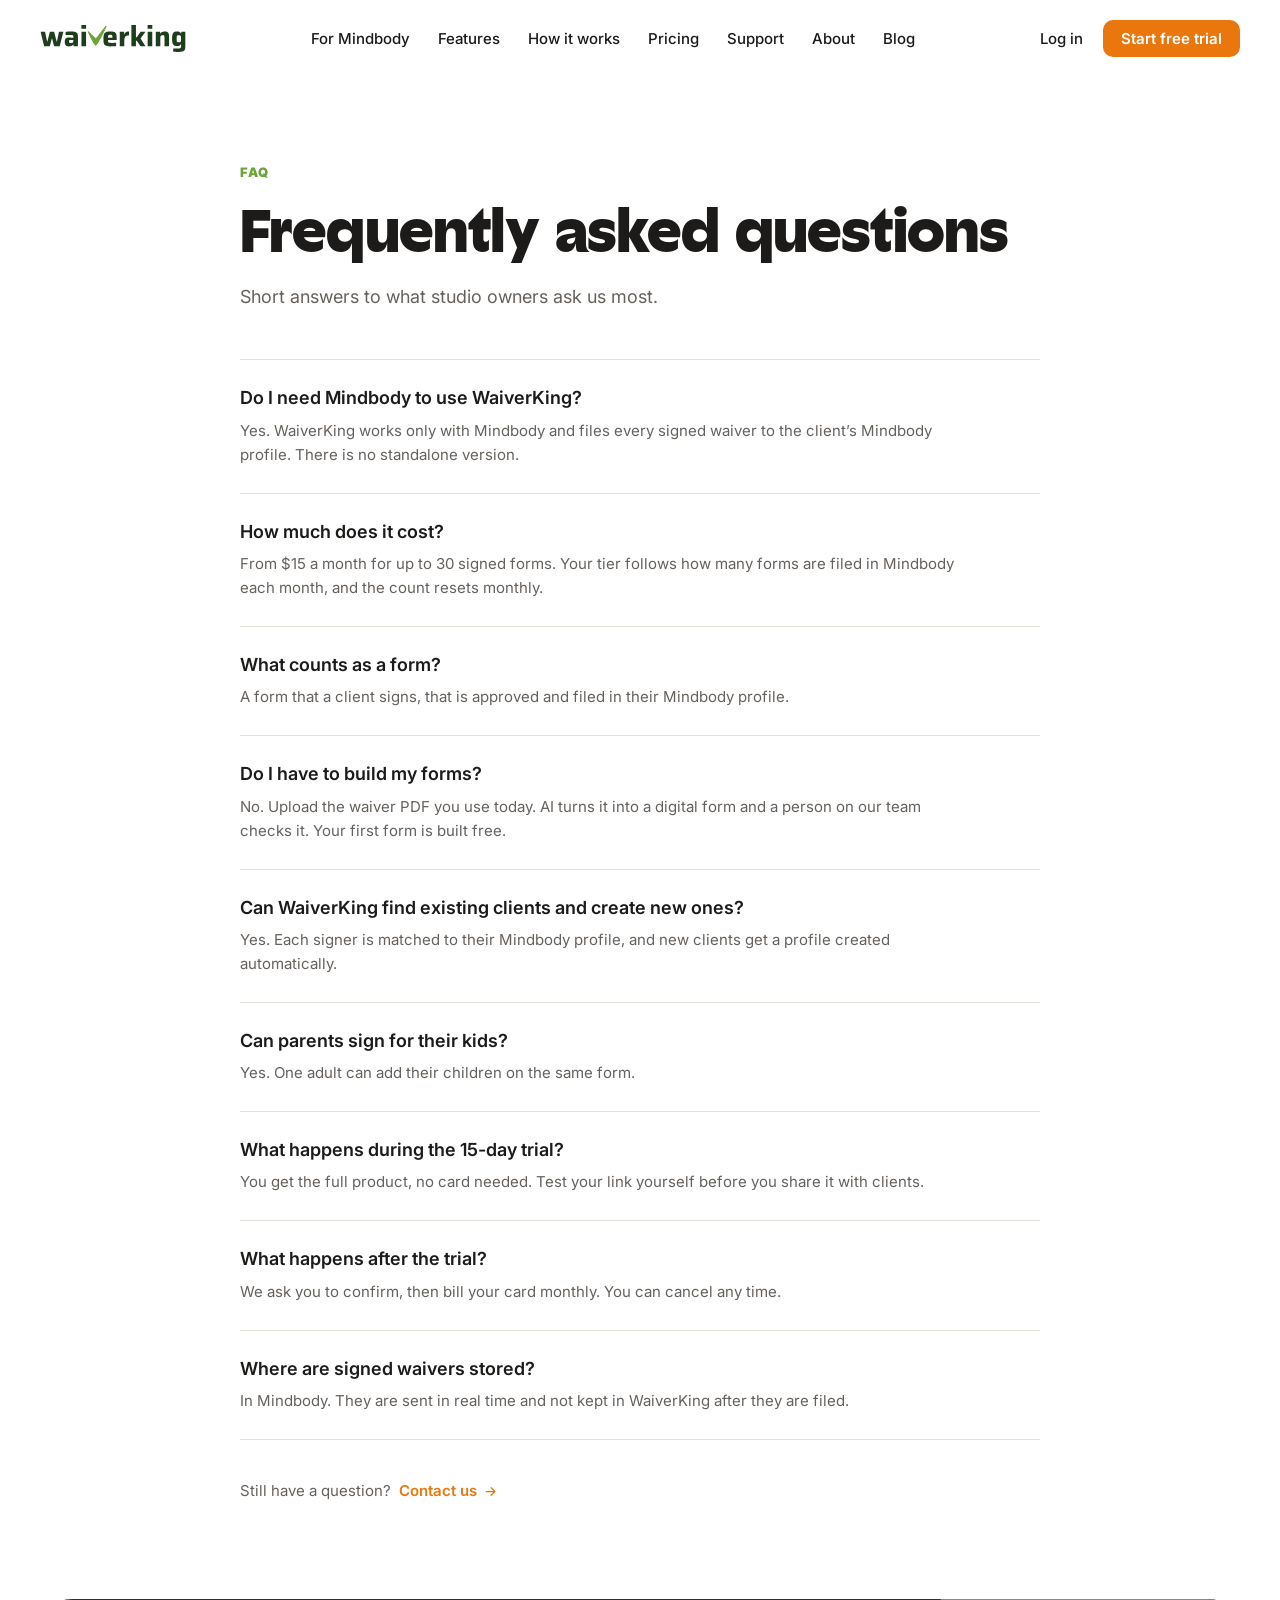
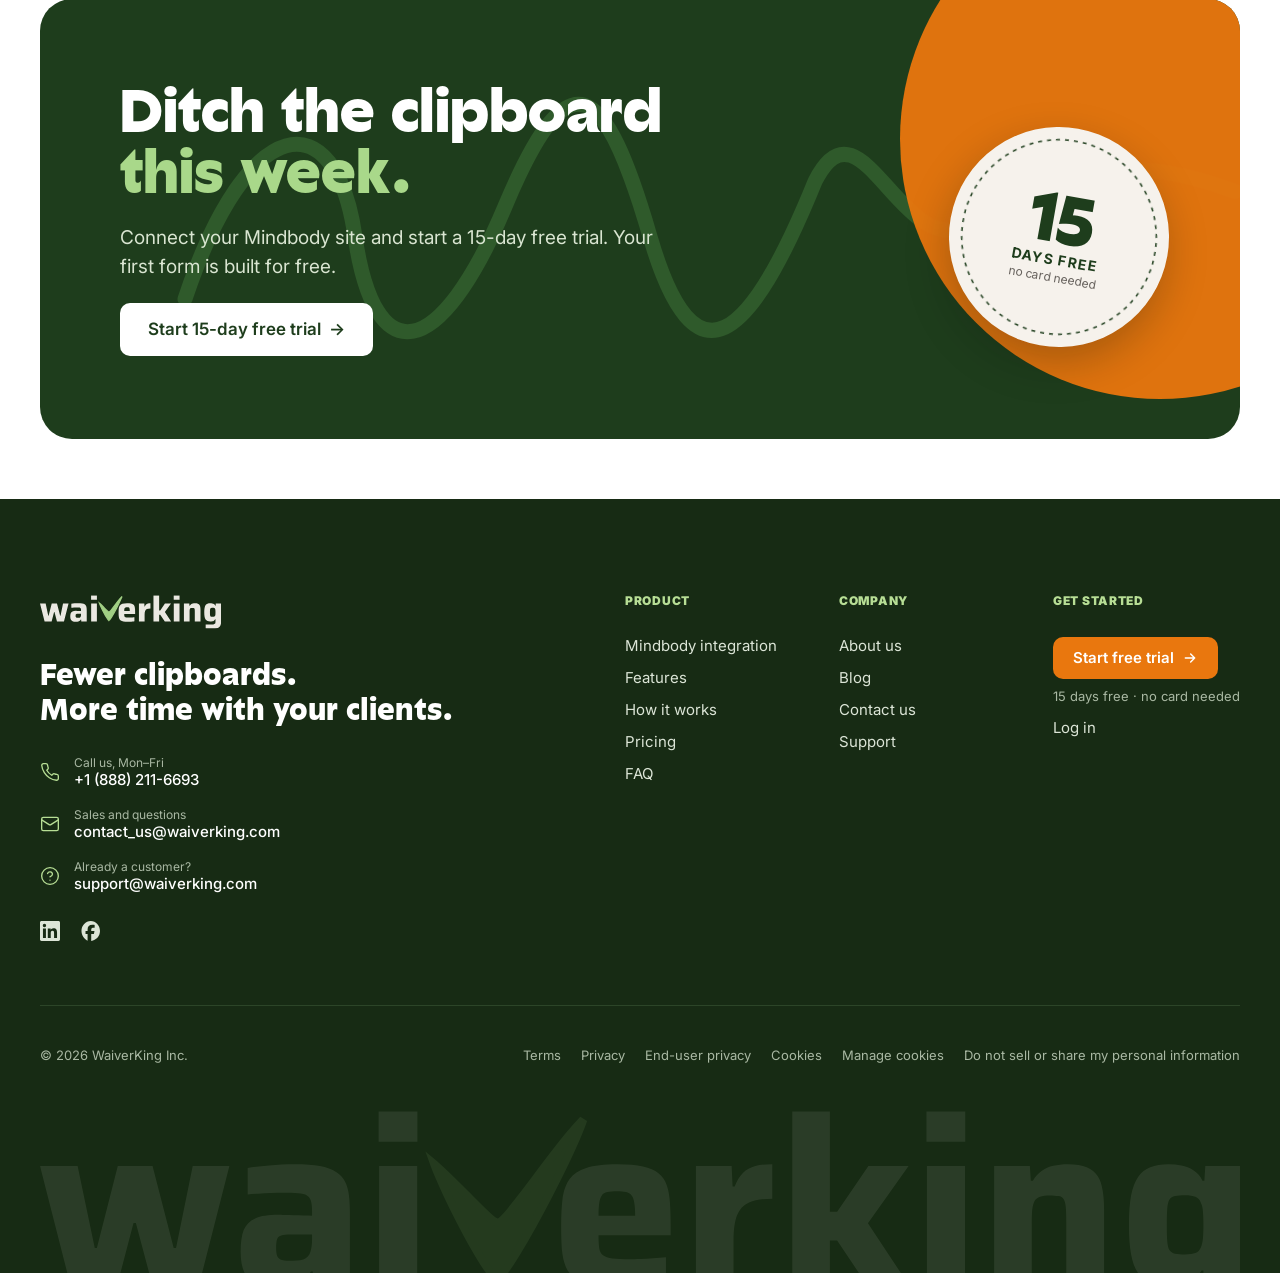
<file: waiverking/faq/index.html>
<!doctype html>
<html lang="en">
<head>
<meta charset="utf-8">
<meta name="viewport" content="width=device-width, initial-scale=1, viewport-fit=cover">
<meta name="description" content="Short answers to what studio owners ask us most about WaiverKing.">
<link rel="icon" href="../assets/wk-logo.svg">
<title>FAQ · WaiverKing</title>
<link rel="preconnect" href="https://fonts.googleapis.com">
<link rel="preconnect" href="https://fonts.gstatic.com" crossorigin>
<link rel="stylesheet" href="https://fonts.googleapis.com/css2?family=Inter:wght@400;500;600;700;800;900&display=swap">
<link rel="stylesheet" href="../assets/site.css">
<link rel="stylesheet" href="../assets/pages.css">
</head>
<body class="sub">

<header class="nav band" id="top">
  <div class="wrap">
    <a class="nav-logo" href="../" aria-label="WaiverKing home"><img src="../assets/wk-logo.svg" alt="WaiverKing" width="146" height="27"></a>
    <nav class="nav-links" aria-label="Main">
      <a href="../mindbody-integration/">For Mindbody</a>
      <a href="../features/">Features</a>
      <a href="../how-it-works/">How it works</a>
      <a href="../pricing/">Pricing</a>
      <a href="../support/">Support</a>
      <a href="../about/">About</a>
      <a href="../blog/">Blog</a>
    </nav>
    <div class="nav-right">
      <a class="login" href="https://www.waiverking.com/login">Log in</a>
      <a class="btn btn-primary btn-sm" href="../signup/">Start free trial</a>
      <button class="menu-btn" id="menuBtn" type="button" aria-expanded="false" aria-controls="mobileMenu" aria-label="Open menu"><span></span></button>
    </div>
  </div>
  <div class="mobile-menu band" id="mobileMenu" hidden>
    <div class="wrap">
      <a href="../mindbody-integration/">For Mindbody</a>
      <a href="../features/">Features</a>
      <a href="../how-it-works/">How it works</a>
      <a href="../pricing/">Pricing</a>
      <a href="../support/">Support</a>
      <a href="../about/">About</a>
      <a href="../blog/">Blog</a>
      <a href="https://www.waiverking.com/login">Log in</a>
    </div>
  </div>
</header>

<main>
<section class="phero band narrow">
  <div class="wrap">
    <div class="phero-copy">
      <span class="eyebrow">FAQ</span>
      <h1 class="display">Frequently asked questions</h1>
      <p class="phero-sub">Short answers to what studio owners ask us most.</p>
    </div>
  </div>
</section>

<section class="plain band">
  <div class="wrap">
    <dl class="qlist">
      <div><dt>Do I need Mindbody to use WaiverKing?</dt><dd>Yes. WaiverKing works only with Mindbody and files every signed waiver to the client’s Mindbody profile. There is no standalone version.</dd></div>
      <div><dt>How much does it cost?</dt><dd>From $15 a month for up to 30 signed forms. Your tier follows how many forms are filed in Mindbody each month, and the count resets monthly.</dd></div>
      <div><dt>What counts as a form?</dt><dd>A form that a client signs, that is approved and filed in their Mindbody profile.</dd></div>
      <div><dt>Do I have to build my forms?</dt><dd>No. Upload the waiver PDF you use today. AI turns it into a digital form and a person on our team checks it. Your first form is built free.</dd></div>
      <div><dt>Can WaiverKing find existing clients and create new ones?</dt><dd>Yes. Each signer is matched to their Mindbody profile, and new clients get a profile created automatically.</dd></div>
      <div><dt>Can parents sign for their kids?</dt><dd>Yes. One adult can add their children on the same form.</dd></div>
      <div><dt>What happens during the 15-day trial?</dt><dd>You get the full product, no card needed. Test your link yourself before you share it with clients.</dd></div>
      <div><dt>What happens after the trial?</dt><dd>We ask you to confirm, then bill your card monthly. You can cancel any time.</dd></div>
      <div><dt>Where are signed waivers stored?</dt><dd>In Mindbody. They are sent in real time and not kept in WaiverKing after they are filed.</dd></div>
    </dl>
    <p class="still">Still have a question? <a class="olink" href="../contact/">Contact us <svg class="ic arr" viewBox="0 0 24 24" fill="none" stroke="currentColor" stroke-width="2" stroke-linecap="round" stroke-linejoin="round" aria-hidden="true"><path d="M5 12h14M13 6l6 6-6 6"/></svg></a></p>
  </div>
</section>
<!-- Final CTA -->
<section class="cta band">
  <div class="wrap">
    <div class="cta-card" data-anim>
      <svg class="cta-stroke" viewBox="0 0 1100 330" fill="none" preserveAspectRatio="none" aria-hidden="true"><path pathLength="1" d="M25 240C87.5 52.5 175 40 195 177.5C215 315 280 302.5 345 147.5C410 -7.5 445 22.5 490 177.5C535 332.5 590 282.5 655 122.5C700 32.5 740 197.5 805 167.5C870 137.5 930 77.5 1075 132.5" stroke-width="15" stroke-linecap="round" stroke-linejoin="round" stroke="#2F5A2B"/></svg>
      <img class="cta-blob" src="../assets/cta-blob.svg" alt="">
      <div class="cta-copy">
        <h2>Ditch the clipboard <span>this week.</span></h2>
        <p>Connect your Mindbody site and start a 15-day free trial. Your first form is built for free.</p>
        <div class="cta-actions">
          <a class="btn btn-white" href="../signup/">Start 15-day free trial&nbsp; →</a>
        </div>
      </div>
      <div class="badge" aria-label="15 days free, no card needed">
        <img src="../assets/badge-ring.png" alt="">
        <div class="badge-txt"><b>15</b><span>DAYS FREE</span><small>no card needed</small></div>
      </div>
    </div>
  </div>
</section>
</main>

<footer class="foot2 band">
  <div class="wrap">
    <div class="ftop">
      <div class="fbrand">
        <img src="../assets/wk-logo-white.svg" alt="WaiverKing" width="181" height="34">
        <p>Fewer clipboards.<br>More time with your clients.</p>
        <ul class="fcontacts">
          <li><svg class="ic" viewBox="0 0 24 24" fill="none" stroke="currentColor" stroke-width="1.6" stroke-linecap="round" stroke-linejoin="round" aria-hidden="true"><path d="M22 16.92v3a2 2 0 0 1-2.18 2 19.79 19.79 0 0 1-8.63-3.07 19.5 19.5 0 0 1-6-6 19.79 19.79 0 0 1-3.07-8.67A2 2 0 0 1 4.11 2h3a2 2 0 0 1 2 1.72c.13.96.36 1.9.7 2.81a2 2 0 0 1-.45 2.11L8.09 9.91a16 16 0 0 0 6 6l1.27-1.27a2 2 0 0 1 2.11-.45c.91.34 1.85.57 2.81.7A2 2 0 0 1 22 16.92z"/></svg><span><small>Call us, Mon–Fri</small><a href="tel:+18882116693">+1 (888) 211-6693</a></span></li>
          <li><svg class="ic" viewBox="0 0 24 24" fill="none" stroke="currentColor" stroke-width="1.6" stroke-linecap="round" stroke-linejoin="round" aria-hidden="true"><rect x="2" y="4" width="20" height="16" rx="2"/><path d="M22 7l-8.97 5.7a1.94 1.94 0 0 1-2.06 0L2 7"/></svg><span><small>Sales and questions</small><a href="mailto:contact_us@waiverking.com">contact_us@waiverking.com</a></span></li>
          <li><svg class="ic" viewBox="0 0 24 24" fill="none" stroke="currentColor" stroke-width="1.6" stroke-linecap="round" stroke-linejoin="round" aria-hidden="true"><circle cx="12" cy="12" r="10"/><path d="M9.09 9a3 3 0 0 1 5.83 1c0 2-3 3-3 3M12 17h.01"/></svg><span><small>Already a customer?</small><a href="mailto:support@waiverking.com">support@waiverking.com</a></span></li>
        </ul>
        <div class="fsocial"><a href="https://www.linkedin.com/" aria-label="WaiverKing on LinkedIn"><svg class="ic" viewBox="0 0 24 24" fill="currentColor" aria-hidden="true"><path d="M20.45 20.45h-3.56v-5.57c0-1.33-.02-3.04-1.85-3.04-1.85 0-2.14 1.45-2.14 2.94v5.67H9.35V9h3.41v1.56h.05c.48-.9 1.64-1.85 3.37-1.85 3.6 0 4.27 2.37 4.27 5.46v6.28zM5.34 7.43a2.06 2.06 0 1 1 0-4.12 2.06 2.06 0 0 1 0 4.12zM7.12 20.45H3.56V9h3.56v11.45zM22.22 0H1.77C.79 0 0 .77 0 1.73v20.54C0 23.23.79 24 1.77 24h20.45c.98 0 1.78-.77 1.78-1.73V1.73C24 .77 23.2 0 22.22 0z"/></svg></a><a href="https://www.facebook.com/" aria-label="WaiverKing on Facebook"><svg class="ic" viewBox="0 0 24 24" fill="currentColor" aria-hidden="true"><path d="M9.1 23.69v-7.98H6.63v-3.67H9.1v-1.58c0-4.09 1.85-5.98 5.86-5.98.4 0 .96.04 1.47.1.39.04.77.11 1.14.2v3.32a8.6 8.6 0 0 0-.65-.03c-.27-.01-.52-.01-.73-.01-.71 0-1.26.1-1.68.31-.28.14-.52.36-.68.62-.26.42-.37 1-.37 1.75v1.3h3.92l-.39 2.1-.29 1.56h-3.25v8.25C19.4 23.24 24 18.18 24 12.04 24 5.42 19.03.04 12.89.04 6.76.04 1.79 5.42 1.79 12.04c0 5.17 3.16 9.58 7.31 11.65z"/></svg></a></div>
      </div>
      <div class="fcols">
        <nav class="fcol" aria-label="Product"><h4>Product</h4><a href="../mindbody-integration/">Mindbody integration</a><a href="../features/">Features</a><a href="../how-it-works/">How it works</a><a href="../pricing/">Pricing</a><a href="../faq/">FAQ</a></nav>
        <nav class="fcol" aria-label="Company"><h4>Company</h4><a href="../about/">About us</a><a href="../blog/">Blog</a><a href="../contact/">Contact us</a><a href="../support/">Support</a></nav>
        <div class="fcol start"><h4>Get started</h4><a class="btn btn-primary" href="../signup/">Start free trial <svg class="ic" viewBox="0 0 24 24" fill="none" stroke="currentColor" stroke-width="2.2" stroke-linecap="round" stroke-linejoin="round" aria-hidden="true"><path d="M5 12h14M13 6l6 6-6 6"/></svg></a><small>15 days free · no card needed</small><a href="https://www.waiverking.com/login">Log in</a></div>
      </div>
    </div>
    <div class="flegal">
      <span>© 2026 WaiverKing Inc.</span>
      <nav aria-label="Legal"><a href="https://www.waiverking.com/terms">Terms</a><a href="https://www.waiverking.com/privacy">Privacy</a><a href="https://www.waiverking.com/end-user-privacy">End-user privacy</a><a href="https://www.waiverking.com/cookies">Cookies</a><a href="#" data-cookies>Manage cookies</a><a href="https://www.waiverking.com/do-not-sell">Do not sell or share my personal information</a></nav>
    </div>
    <div class="fmark" data-anim data-anim-t aria-hidden="true"><img src="../assets/wk-logo-white.svg" alt=""></div>
  </div>
</footer>

<script src="../assets/site.js"></script>
</body>
</html>
</file>
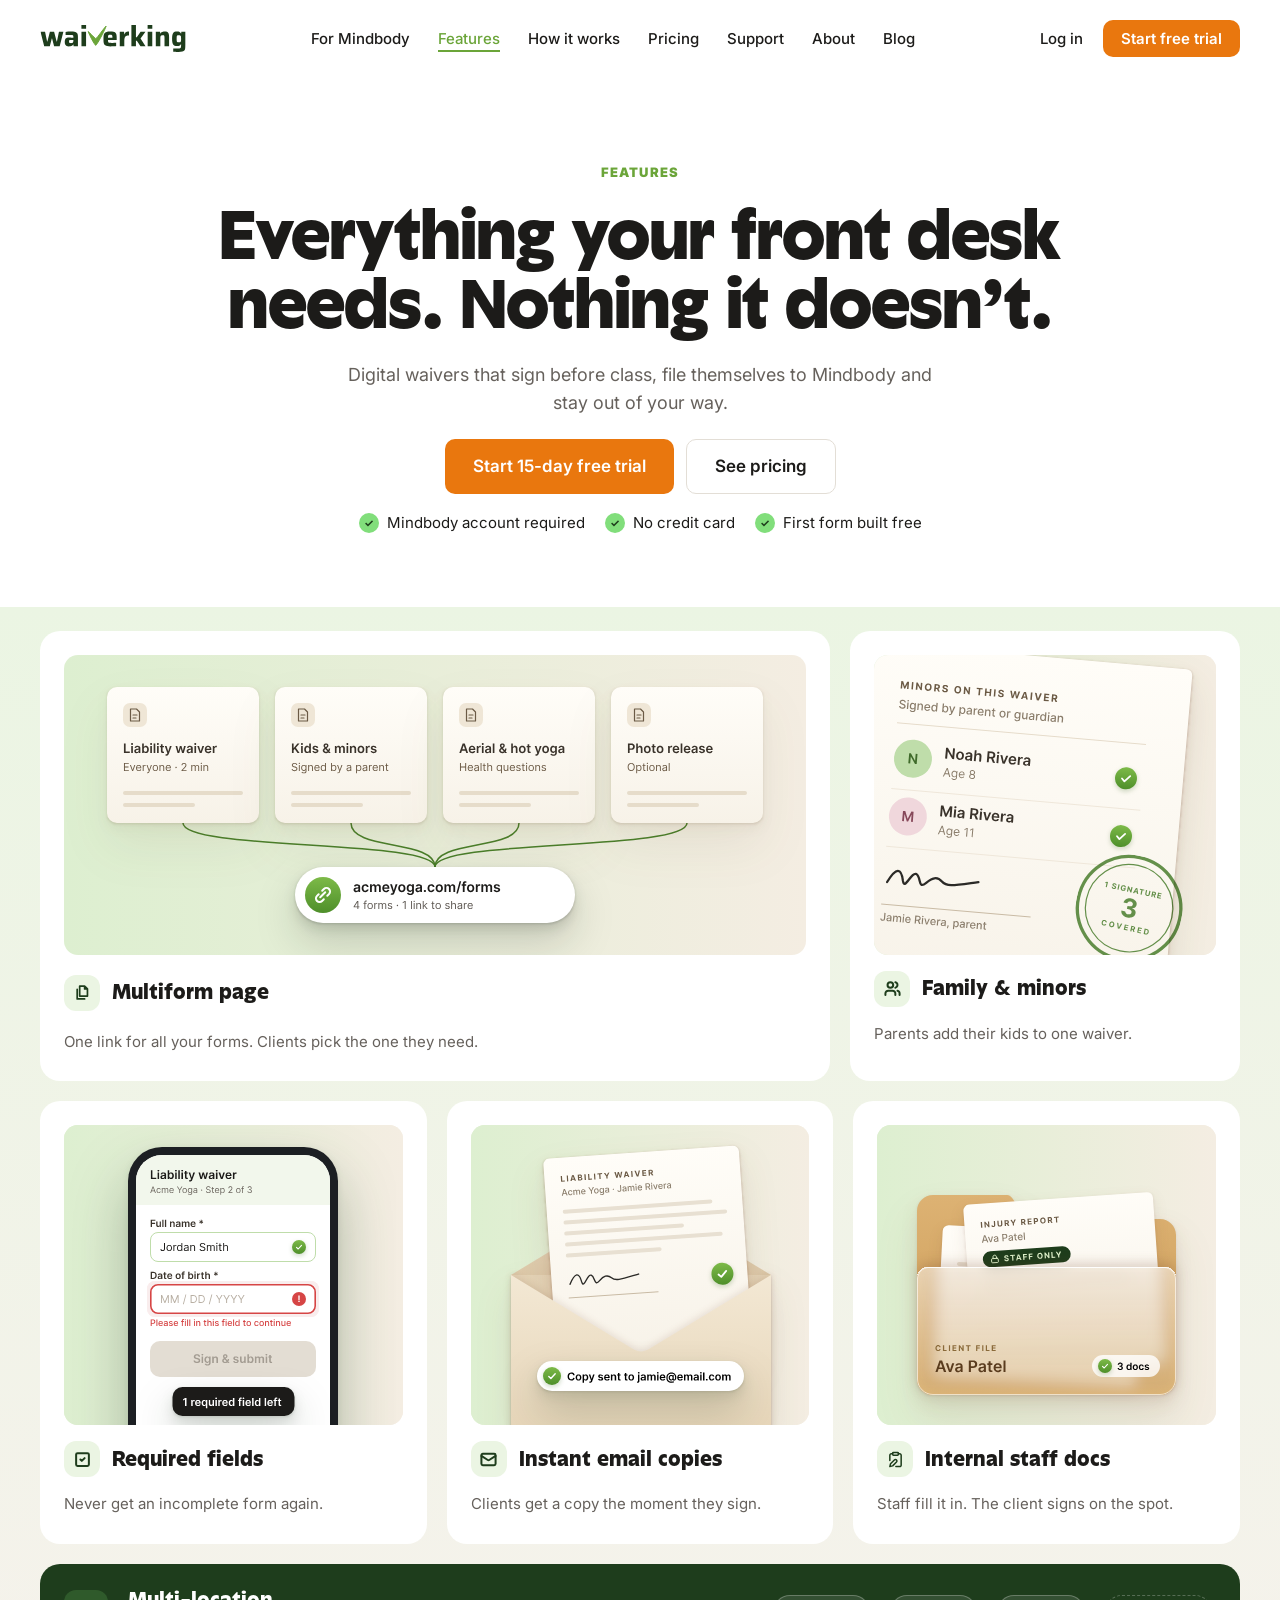
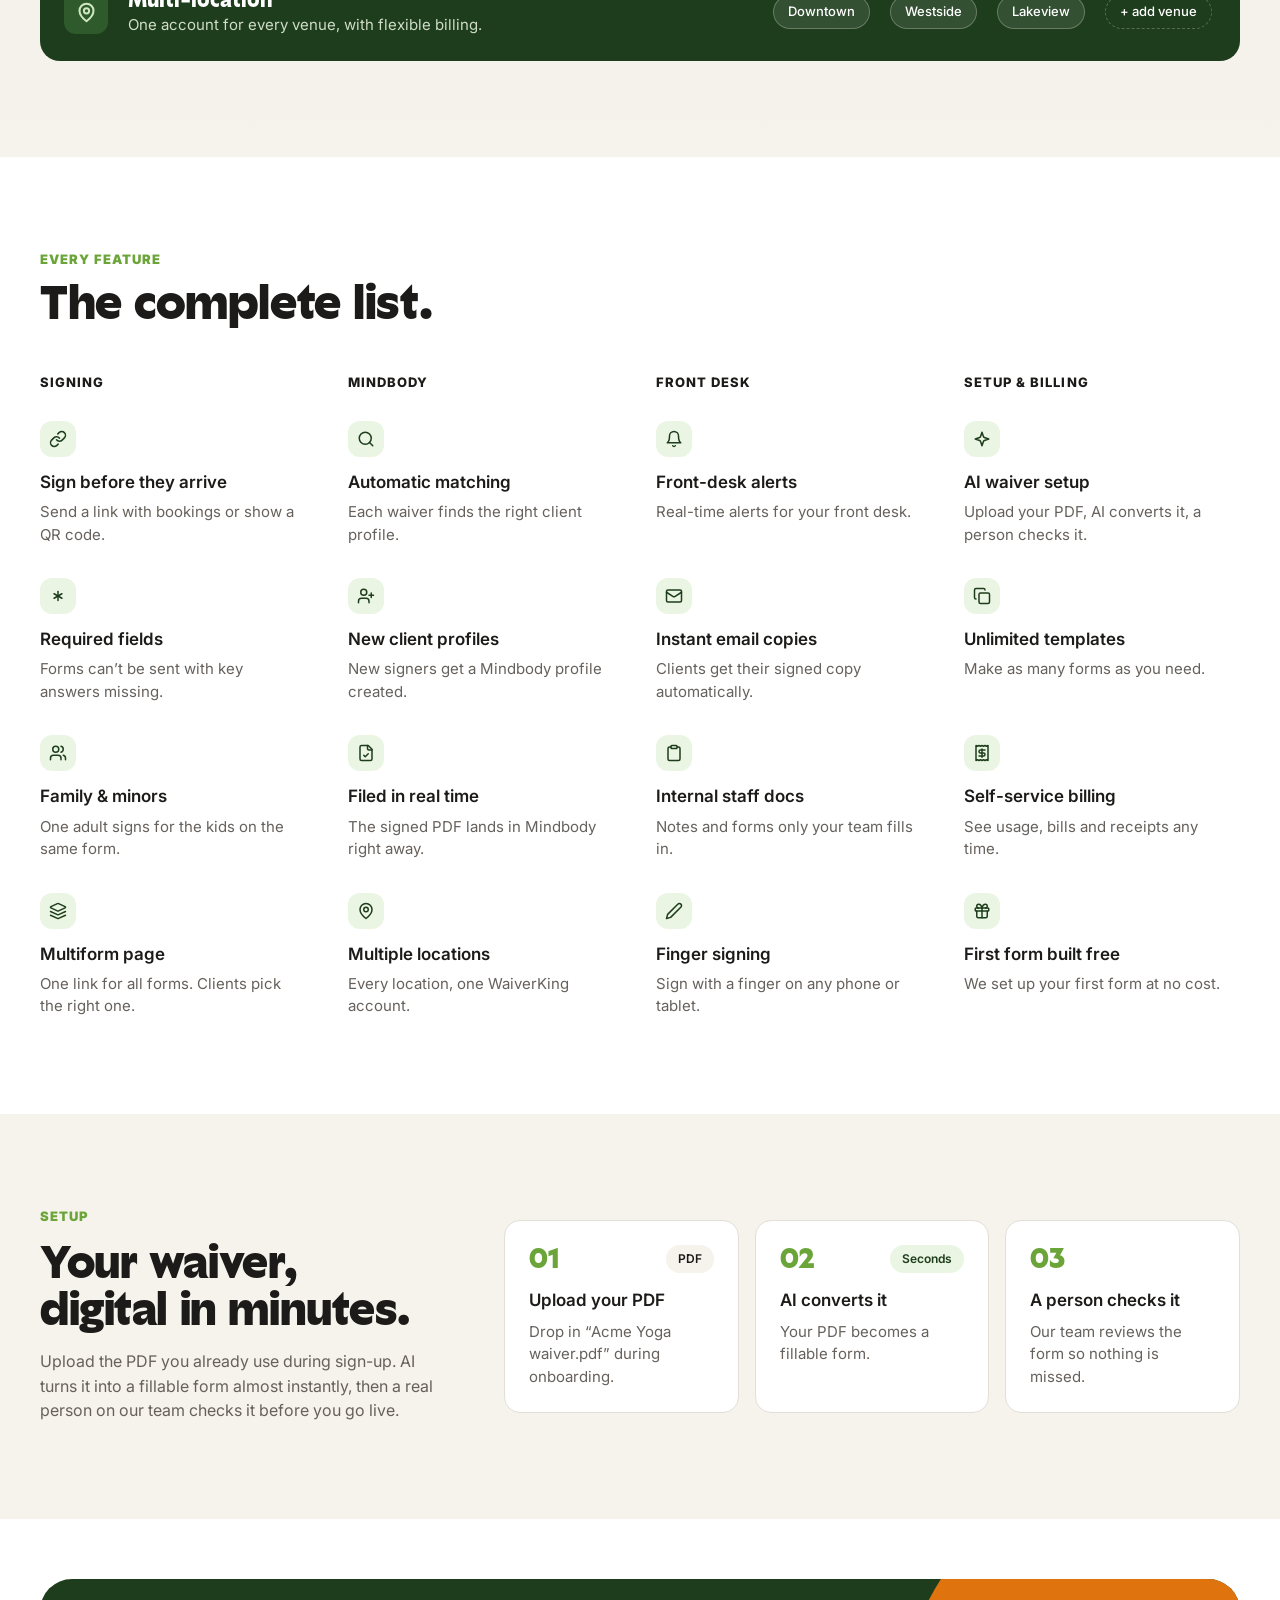
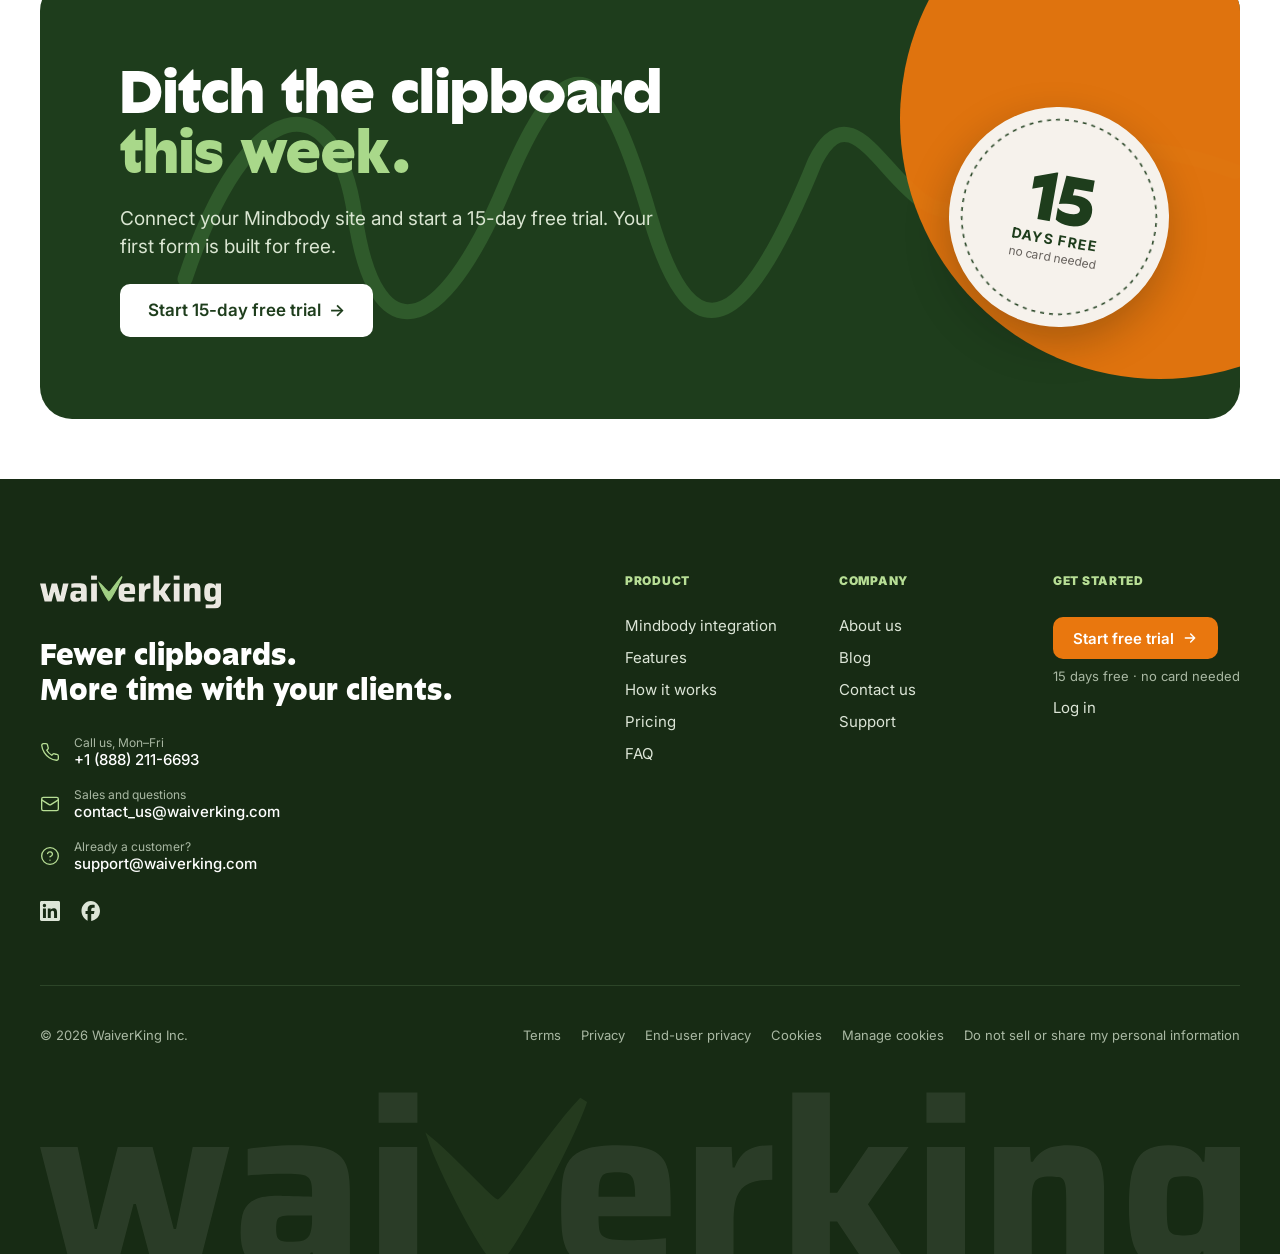
<file: waiverking/features/index.html>
<!doctype html>
<html lang="en">
<head>
<meta charset="utf-8">
<meta name="viewport" content="width=device-width, initial-scale=1, viewport-fit=cover">
<meta name="description" content="Digital waivers that sign before class, file themselves to Mindbody and stay out of your way.">
<link rel="icon" href="../assets/wk-logo.svg">
<title>Features · WaiverKing</title>
<link rel="preconnect" href="https://fonts.googleapis.com">
<link rel="preconnect" href="https://fonts.gstatic.com" crossorigin>
<link rel="stylesheet" href="https://fonts.googleapis.com/css2?family=Inter:wght@400;500;600;700;800;900&display=swap">
<link rel="stylesheet" href="../assets/site.css">
<link rel="stylesheet" href="../assets/pages.css">
</head>
<body class="sub">

<header class="nav band" id="top">
  <div class="wrap">
    <a class="nav-logo" href="../" aria-label="WaiverKing home"><img src="../assets/wk-logo.svg" alt="WaiverKing" width="146" height="27"></a>
    <nav class="nav-links" aria-label="Main">
      <a href="../mindbody-integration/">For Mindbody</a>
      <a href="../features/" aria-current="page">Features</a>
      <a href="../how-it-works/">How it works</a>
      <a href="../pricing/">Pricing</a>
      <a href="../support/">Support</a>
      <a href="../about/">About</a>
      <a href="../blog/">Blog</a>
    </nav>
    <div class="nav-right">
      <a class="login" href="https://www.waiverking.com/login">Log in</a>
      <a class="btn btn-primary btn-sm" href="../signup/">Start free trial</a>
      <button class="menu-btn" id="menuBtn" type="button" aria-expanded="false" aria-controls="mobileMenu" aria-label="Open menu"><span></span></button>
    </div>
  </div>
  <div class="mobile-menu band" id="mobileMenu" hidden>
    <div class="wrap">
      <a href="../mindbody-integration/">For Mindbody</a>
      <a href="../features/" aria-current="page">Features</a>
      <a href="../how-it-works/">How it works</a>
      <a href="../pricing/">Pricing</a>
      <a href="../support/">Support</a>
      <a href="../about/">About</a>
      <a href="../blog/">Blog</a>
      <a href="https://www.waiverking.com/login">Log in</a>
    </div>
  </div>
</header>

<main>
<section class="phero band center">
  <div class="wrap">
    <div class="phero-copy">
      <span class="eyebrow">Features</span>
      <h1 class="display">Everything your front desk needs. Nothing it doesn’t.</h1>
      <p class="phero-sub">Digital waivers that sign before class, file themselves to Mindbody and stay out of your way.</p>
      <div class="hero-ctas"><a class="btn btn-primary" href="../signup/">Start 15-day free trial</a><a class="btn btn-ghost" href="../pricing/">See pricing</a></div>
      <ul class="ticks"><li><span class="check" aria-hidden="true">✓</span>Mindbody account required</li><li><span class="check" aria-hidden="true">✓</span>No credit card</li><li><span class="check" aria-hidden="true">✓</span>First form built free</li></ul>
    </div>
  </div>
</section>

<!-- Features -->
<section class="features band no-head" aria-label="Feature highlights">
  <div class="wrap">
    <div class="bento">
      <div class="bento-row r1">
        <article data-anim class="fcard big">
          <div class="illus" data-min="0.62" data-fx="0.5" data-svg="../assets/illus/multiform.svg" aria-hidden="true"></div>
          <div class="fhead"><span class="ftile"><img src="../assets/icon-forms.svg" alt=""></span><h3>Multiform page</h3></div>
          <p>One link for all your forms. Clients pick the one they need.</p>
        </article>
        <article data-anim class="fcard">
          <div class="illus" data-svg="../assets/illus/family.svg" aria-hidden="true"></div>
          <div class="fhead"><span class="ftile"><img src="../assets/icon-family.svg" alt=""></span><h3>Family &amp; minors</h3></div>
          <p>Parents add their kids to one waiver.</p>
        </article>
      </div>
      <div class="bento-row r2">
        <article data-anim class="fcard">
          <div class="illus" data-svg="../assets/illus/required.svg" aria-hidden="true"></div>
          <div class="fhead"><span class="ftile"><img src="../assets/icon-req.svg" alt=""></span><h3>Required fields</h3></div>
          <p>Never get an incomplete form again.</p>
        </article>
        <article data-anim class="fcard">
          <div class="illus" data-svg="../assets/illus/email.svg" aria-hidden="true"></div>
          <div class="fhead"><span class="ftile"><img src="../assets/icon-mail.svg" alt=""></span><h3>Instant email copies</h3></div>
          <p>Clients get a copy the moment they sign.</p>
        </article>
        <article data-anim class="fcard">
          <div class="illus" data-svg="../assets/illus/staff.svg" aria-hidden="true"></div>
          <div class="fhead"><span class="ftile"><img src="../assets/icon-staff.svg" alt=""></span><h3>Internal staff docs</h3></div>
          <p>Staff fill it in. The client signs on the spot.</p>
        </article>
      </div>
      <article data-anim class="multi">
        <span class="ftile"><img src="../assets/icon-pin.svg" alt=""></span>
        <div class="multi-copy"><h3>Multi-location</h3><p>One account for every venue, with flexible billing.</p></div>
        <div class="venues" aria-hidden="true"><span class="venue a-up" style="--i:0">Downtown</span><span class="venue a-up" style="--i:1">Westside</span><span class="venue a-up" style="--i:2">Lakeview</span><span class="venue add a-up" style="--i:3">+ add venue</span></div>
      </article>
    </div>
  </div>
</section>

<section class="flist band" aria-labelledby="listTitle">
  <div class="wrap">
    <div class="lhead">
      <span class="eyebrow">Every feature</span>
      <h2 class="display h2" id="listTitle">The complete list.</h2>
    </div>
    <div class="flist-grid">
      <div class="flist-col">
        <h3 class="cat">Signing</h3>
        <div class="fitem"><span class="itile"><svg class="ic" viewBox="0 0 24 24" fill="none" stroke="currentColor" stroke-width="2" stroke-linecap="round" stroke-linejoin="round" aria-hidden="true"><path d="M10 13a5 5 0 0 0 7.54.54l3-3a5 5 0 0 0-7.07-7.07l-1.72 1.71"/><path d="M14 11a5 5 0 0 0-7.54-.54l-3 3a5 5 0 0 0 7.07 7.07l1.71-1.71"/></svg></span><h4>Sign before they arrive</h4><p>Send a link with bookings or show a QR code.</p></div>
        <div class="fitem"><span class="itile"><svg class="ic" viewBox="0 0 24 24" fill="none" stroke="currentColor" stroke-width="2" stroke-linecap="round" stroke-linejoin="round" aria-hidden="true"><path d="M12 6v12"/><path d="M17.196 9 6.804 15"/><path d="m6.804 9 10.392 6"/></svg></span><h4>Required fields</h4><p>Forms can’t be sent with key answers missing.</p></div>
        <div class="fitem"><span class="itile"><svg class="ic" viewBox="0 0 24 24" fill="none" stroke="currentColor" stroke-width="2" stroke-linecap="round" stroke-linejoin="round" aria-hidden="true"><path d="M16 21v-2a4 4 0 0 0-4-4H6a4 4 0 0 0-4 4v2"/><circle cx="9" cy="7" r="4"/><path d="M22 21v-2a4 4 0 0 0-3-3.87"/><path d="M16 3.13a4 4 0 0 1 0 7.75"/></svg></span><h4>Family &amp; minors</h4><p>One adult signs for the kids on the same form.</p></div>
        <div class="fitem"><span class="itile"><svg class="ic" viewBox="0 0 24 24" fill="none" stroke="currentColor" stroke-width="2" stroke-linecap="round" stroke-linejoin="round" aria-hidden="true"><path d="m12.83 2.18a2 2 0 0 0-1.66 0L2.6 6.08a1 1 0 0 0 0 1.83l8.58 3.91a2 2 0 0 0 1.66 0l8.58-3.9a1 1 0 0 0 0-1.83Z"/><path d="m22 17.65-9.17 4.16a2 2 0 0 1-1.66 0L2 17.65"/><path d="m22 12.65-9.17 4.16a2 2 0 0 1-1.66 0L2 12.65"/></svg></span><h4>Multiform page</h4><p>One link for all forms. Clients pick the right one.</p></div>
      </div>
      <div class="flist-col">
        <h3 class="cat">Mindbody</h3>
        <div class="fitem"><span class="itile"><svg class="ic" viewBox="0 0 24 24" fill="none" stroke="currentColor" stroke-width="2" stroke-linecap="round" stroke-linejoin="round" aria-hidden="true"><circle cx="11" cy="11" r="8"/><path d="m21 21-4.3-4.3"/></svg></span><h4>Automatic matching</h4><p>Each waiver finds the right client profile.</p></div>
        <div class="fitem"><span class="itile"><svg class="ic" viewBox="0 0 24 24" fill="none" stroke="currentColor" stroke-width="2" stroke-linecap="round" stroke-linejoin="round" aria-hidden="true"><path d="M16 21v-2a4 4 0 0 0-4-4H6a4 4 0 0 0-4 4v2"/><circle cx="9" cy="7" r="4"/><path d="M19 8v6M22 11h-6"/></svg></span><h4>New client profiles</h4><p>New signers get a Mindbody profile created.</p></div>
        <div class="fitem"><span class="itile"><svg class="ic" viewBox="0 0 24 24" fill="none" stroke="currentColor" stroke-width="2" stroke-linecap="round" stroke-linejoin="round" aria-hidden="true"><path d="M15 2H6a2 2 0 0 0-2 2v16a2 2 0 0 0 2 2h12a2 2 0 0 0 2-2V7Z"/><path d="M14 2v4a2 2 0 0 0 2 2h4"/><path d="m9 15 2 2 4-4"/></svg></span><h4>Filed in real time</h4><p>The signed PDF lands in Mindbody right away.</p></div>
        <div class="fitem"><span class="itile"><svg class="ic" viewBox="0 0 24 24" fill="none" stroke="currentColor" stroke-width="2" stroke-linecap="round" stroke-linejoin="round" aria-hidden="true"><path d="M20 10c0 6-8 12-8 12s-8-6-8-12a8 8 0 0 1 16 0Z"/><circle cx="12" cy="10" r="3"/></svg></span><h4>Multiple locations</h4><p>Every location, one WaiverKing account.</p></div>
      </div>
      <div class="flist-col">
        <h3 class="cat">Front desk</h3>
        <div class="fitem"><span class="itile"><svg class="ic" viewBox="0 0 24 24" fill="none" stroke="currentColor" stroke-width="2" stroke-linecap="round" stroke-linejoin="round" aria-hidden="true"><path d="M6 8a6 6 0 0 1 12 0c0 7 3 9 3 9H3s3-2 3-9"/><path d="M10.3 21a1.94 1.94 0 0 0 3.4 0"/></svg></span><h4>Front-desk alerts</h4><p>Real-time alerts for your front desk.</p></div>
        <div class="fitem"><span class="itile"><svg class="ic" viewBox="0 0 24 24" fill="none" stroke="currentColor" stroke-width="2" stroke-linecap="round" stroke-linejoin="round" aria-hidden="true"><rect width="20" height="16" x="2" y="4" rx="2"/><path d="m22 7-8.97 5.7a1.94 1.94 0 0 1-2.06 0L2 7"/></svg></span><h4>Instant email copies</h4><p>Clients get their signed copy automatically.</p></div>
        <div class="fitem"><span class="itile"><svg class="ic" viewBox="0 0 24 24" fill="none" stroke="currentColor" stroke-width="2" stroke-linecap="round" stroke-linejoin="round" aria-hidden="true"><rect width="8" height="4" x="8" y="2" rx="1"/><path d="M16 4h2a2 2 0 0 1 2 2v14a2 2 0 0 1-2 2H6a2 2 0 0 1-2-2V6a2 2 0 0 1 2-2h2"/></svg></span><h4>Internal staff docs</h4><p>Notes and forms only your team fills in.</p></div>
        <div class="fitem"><span class="itile"><svg class="ic" viewBox="0 0 24 24" fill="none" stroke="currentColor" stroke-width="2" stroke-linecap="round" stroke-linejoin="round" aria-hidden="true"><path d="M17 3a2.85 2.83 0 1 1 4 4L7.5 20.5 2 22l1.5-5.5Z"/></svg></span><h4>Finger signing</h4><p>Sign with a finger on any phone or tablet.</p></div>
      </div>
      <div class="flist-col">
        <h3 class="cat">Setup &amp; billing</h3>
        <div class="fitem"><span class="itile"><svg class="ic" viewBox="0 0 24 24" fill="none" stroke="currentColor" stroke-width="2" stroke-linecap="round" stroke-linejoin="round" aria-hidden="true"><path d="m12 3-1.9 5.8a2 2 0 0 1-1.3 1.3L3 12l5.8 1.9a2 2 0 0 1 1.3 1.3L12 21l1.9-5.8a2 2 0 0 1 1.3-1.3L21 12l-5.8-1.9a2 2 0 0 1-1.3-1.3Z"/></svg></span><h4>AI waiver setup</h4><p>Upload your PDF, AI converts it, a person checks it.</p></div>
        <div class="fitem"><span class="itile"><svg class="ic" viewBox="0 0 24 24" fill="none" stroke="currentColor" stroke-width="2" stroke-linecap="round" stroke-linejoin="round" aria-hidden="true"><rect width="14" height="14" x="8" y="8" rx="2"/><path d="M4 16c-1.1 0-2-.9-2-2V4c0-1.1.9-2 2-2h10c1.1 0 2 .9 2 2"/></svg></span><h4>Unlimited templates</h4><p>Make as many forms as you need.</p></div>
        <div class="fitem"><span class="itile"><svg class="ic" viewBox="0 0 24 24" fill="none" stroke="currentColor" stroke-width="2" stroke-linecap="round" stroke-linejoin="round" aria-hidden="true"><path d="M4 2v20l2-1 2 1 2-1 2 1 2-1 2 1 2-1 2 1V2l-2 1-2-1-2 1-2-1-2 1-2-1-2 1Z"/><path d="M16 8h-6a2 2 0 1 0 0 4h4a2 2 0 1 1 0 4H8"/><path d="M12 17.5v-11"/></svg></span><h4>Self-service billing</h4><p>See usage, bills and receipts any time.</p></div>
        <div class="fitem"><span class="itile"><svg class="ic" viewBox="0 0 24 24" fill="none" stroke="currentColor" stroke-width="2" stroke-linecap="round" stroke-linejoin="round" aria-hidden="true"><rect x="3" y="8" width="18" height="4" rx="1"/><path d="M12 8v13"/><path d="M19 12v7a2 2 0 0 1-2 2H7a2 2 0 0 1-2-2v-7"/><path d="M7.5 8a2.5 2.5 0 0 1 0-5A4.8 8 0 0 1 12 8a4.8 8 0 0 1 4.5-5 2.5 2.5 0 0 1 0 5"/></svg></span><h4>First form built free</h4><p>We set up your first form at no cost.</p></div>
      </div>
    </div>
  </div>
</section>

<section class="aisetup band" aria-labelledby="aiTitle">
  <div class="wrap">
    <div class="ai-copy">
      <span class="eyebrow">Setup</span>
      <h2 class="display" id="aiTitle">Your waiver,<br>digital in minutes.</h2>
      <p>Upload the PDF you already use during sign-up. AI turns it into a fillable form almost instantly, then a real person on our team checks it before you go live.</p>
    </div>
    <ol class="ai-steps">
      <li><div class="ai-top"><span class="ai-num">01</span><span class="ai-chip">PDF</span></div><h3>Upload your PDF</h3><p>Drop in “Acme Yoga waiver.pdf” during onboarding.</p></li>
      <li><div class="ai-top"><span class="ai-num">02</span><span class="ai-chip green">Seconds</span></div><h3>AI converts it</h3><p>Your PDF becomes a fillable form.</p></li>
      <li><div class="ai-top"><span class="ai-num">03</span></div><h3>A person checks it</h3><p>Our team reviews the form so nothing is missed.</p></li>
    </ol>
  </div>
</section>
<!-- Final CTA -->
<section class="cta band">
  <div class="wrap">
    <div class="cta-card" data-anim>
      <svg class="cta-stroke" viewBox="0 0 1100 330" fill="none" preserveAspectRatio="none" aria-hidden="true"><path pathLength="1" d="M25 240C87.5 52.5 175 40 195 177.5C215 315 280 302.5 345 147.5C410 -7.5 445 22.5 490 177.5C535 332.5 590 282.5 655 122.5C700 32.5 740 197.5 805 167.5C870 137.5 930 77.5 1075 132.5" stroke-width="15" stroke-linecap="round" stroke-linejoin="round" stroke="#2F5A2B"/></svg>
      <img class="cta-blob" src="../assets/cta-blob.svg" alt="">
      <div class="cta-copy">
        <h2>Ditch the clipboard <span>this week.</span></h2>
        <p>Connect your Mindbody site and start a 15-day free trial. Your first form is built for free.</p>
        <div class="cta-actions">
          <a class="btn btn-white" href="../signup/">Start 15-day free trial&nbsp; →</a>
        </div>
      </div>
      <div class="badge" aria-label="15 days free, no card needed">
        <img src="../assets/badge-ring.png" alt="">
        <div class="badge-txt"><b>15</b><span>DAYS FREE</span><small>no card needed</small></div>
      </div>
    </div>
  </div>
</section>
</main>

<footer class="foot2 band">
  <div class="wrap">
    <div class="ftop">
      <div class="fbrand">
        <img src="../assets/wk-logo-white.svg" alt="WaiverKing" width="181" height="34">
        <p>Fewer clipboards.<br>More time with your clients.</p>
        <ul class="fcontacts">
          <li><svg class="ic" viewBox="0 0 24 24" fill="none" stroke="currentColor" stroke-width="1.6" stroke-linecap="round" stroke-linejoin="round" aria-hidden="true"><path d="M22 16.92v3a2 2 0 0 1-2.18 2 19.79 19.79 0 0 1-8.63-3.07 19.5 19.5 0 0 1-6-6 19.79 19.79 0 0 1-3.07-8.67A2 2 0 0 1 4.11 2h3a2 2 0 0 1 2 1.72c.13.96.36 1.9.7 2.81a2 2 0 0 1-.45 2.11L8.09 9.91a16 16 0 0 0 6 6l1.27-1.27a2 2 0 0 1 2.11-.45c.91.34 1.85.57 2.81.7A2 2 0 0 1 22 16.92z"/></svg><span><small>Call us, Mon–Fri</small><a href="tel:+18882116693">+1 (888) 211-6693</a></span></li>
          <li><svg class="ic" viewBox="0 0 24 24" fill="none" stroke="currentColor" stroke-width="1.6" stroke-linecap="round" stroke-linejoin="round" aria-hidden="true"><rect x="2" y="4" width="20" height="16" rx="2"/><path d="M22 7l-8.97 5.7a1.94 1.94 0 0 1-2.06 0L2 7"/></svg><span><small>Sales and questions</small><a href="mailto:contact_us@waiverking.com">contact_us@waiverking.com</a></span></li>
          <li><svg class="ic" viewBox="0 0 24 24" fill="none" stroke="currentColor" stroke-width="1.6" stroke-linecap="round" stroke-linejoin="round" aria-hidden="true"><circle cx="12" cy="12" r="10"/><path d="M9.09 9a3 3 0 0 1 5.83 1c0 2-3 3-3 3M12 17h.01"/></svg><span><small>Already a customer?</small><a href="mailto:support@waiverking.com">support@waiverking.com</a></span></li>
        </ul>
        <div class="fsocial"><a href="https://www.linkedin.com/" aria-label="WaiverKing on LinkedIn"><svg class="ic" viewBox="0 0 24 24" fill="currentColor" aria-hidden="true"><path d="M20.45 20.45h-3.56v-5.57c0-1.33-.02-3.04-1.85-3.04-1.85 0-2.14 1.45-2.14 2.94v5.67H9.35V9h3.41v1.56h.05c.48-.9 1.64-1.85 3.37-1.85 3.6 0 4.27 2.37 4.27 5.46v6.28zM5.34 7.43a2.06 2.06 0 1 1 0-4.12 2.06 2.06 0 0 1 0 4.12zM7.12 20.45H3.56V9h3.56v11.45zM22.22 0H1.77C.79 0 0 .77 0 1.73v20.54C0 23.23.79 24 1.77 24h20.45c.98 0 1.78-.77 1.78-1.73V1.73C24 .77 23.2 0 22.22 0z"/></svg></a><a href="https://www.facebook.com/" aria-label="WaiverKing on Facebook"><svg class="ic" viewBox="0 0 24 24" fill="currentColor" aria-hidden="true"><path d="M9.1 23.69v-7.98H6.63v-3.67H9.1v-1.58c0-4.09 1.85-5.98 5.86-5.98.4 0 .96.04 1.47.1.39.04.77.11 1.14.2v3.32a8.6 8.6 0 0 0-.65-.03c-.27-.01-.52-.01-.73-.01-.71 0-1.26.1-1.68.31-.28.14-.52.36-.68.62-.26.42-.37 1-.37 1.75v1.3h3.92l-.39 2.1-.29 1.56h-3.25v8.25C19.4 23.24 24 18.18 24 12.04 24 5.42 19.03.04 12.89.04 6.76.04 1.79 5.42 1.79 12.04c0 5.17 3.16 9.58 7.31 11.65z"/></svg></a></div>
      </div>
      <div class="fcols">
        <nav class="fcol" aria-label="Product"><h4>Product</h4><a href="../mindbody-integration/">Mindbody integration</a><a href="../features/">Features</a><a href="../how-it-works/">How it works</a><a href="../pricing/">Pricing</a><a href="../faq/">FAQ</a></nav>
        <nav class="fcol" aria-label="Company"><h4>Company</h4><a href="../about/">About us</a><a href="../blog/">Blog</a><a href="../contact/">Contact us</a><a href="../support/">Support</a></nav>
        <div class="fcol start"><h4>Get started</h4><a class="btn btn-primary" href="../signup/">Start free trial <svg class="ic" viewBox="0 0 24 24" fill="none" stroke="currentColor" stroke-width="2.2" stroke-linecap="round" stroke-linejoin="round" aria-hidden="true"><path d="M5 12h14M13 6l6 6-6 6"/></svg></a><small>15 days free · no card needed</small><a href="https://www.waiverking.com/login">Log in</a></div>
      </div>
    </div>
    <div class="flegal">
      <span>© 2026 WaiverKing Inc.</span>
      <nav aria-label="Legal"><a href="https://www.waiverking.com/terms">Terms</a><a href="https://www.waiverking.com/privacy">Privacy</a><a href="https://www.waiverking.com/end-user-privacy">End-user privacy</a><a href="https://www.waiverking.com/cookies">Cookies</a><a href="#" data-cookies>Manage cookies</a><a href="https://www.waiverking.com/do-not-sell">Do not sell or share my personal information</a></nav>
    </div>
    <div class="fmark" data-anim data-anim-t aria-hidden="true"><img src="../assets/wk-logo-white.svg" alt=""></div>
  </div>
</footer>

<script src="../assets/site.js"></script>
</body>
</html>
</file>
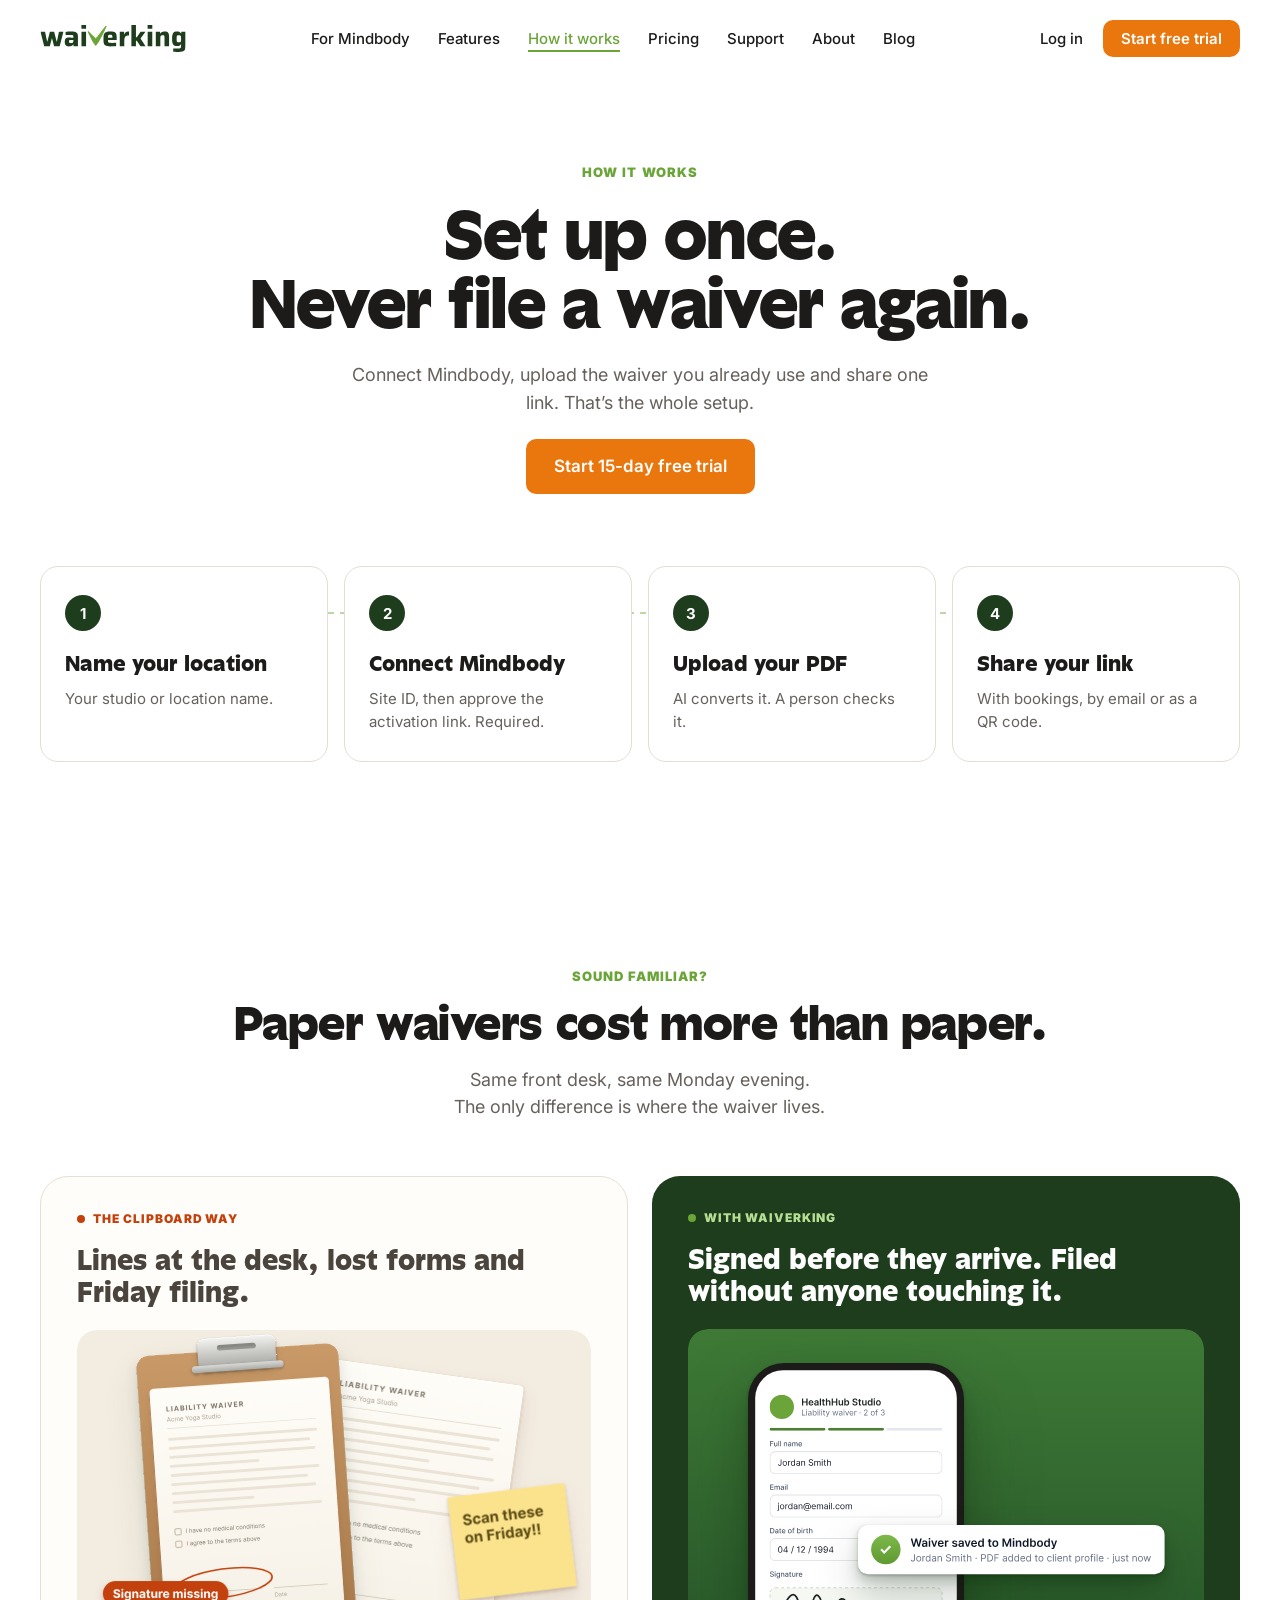
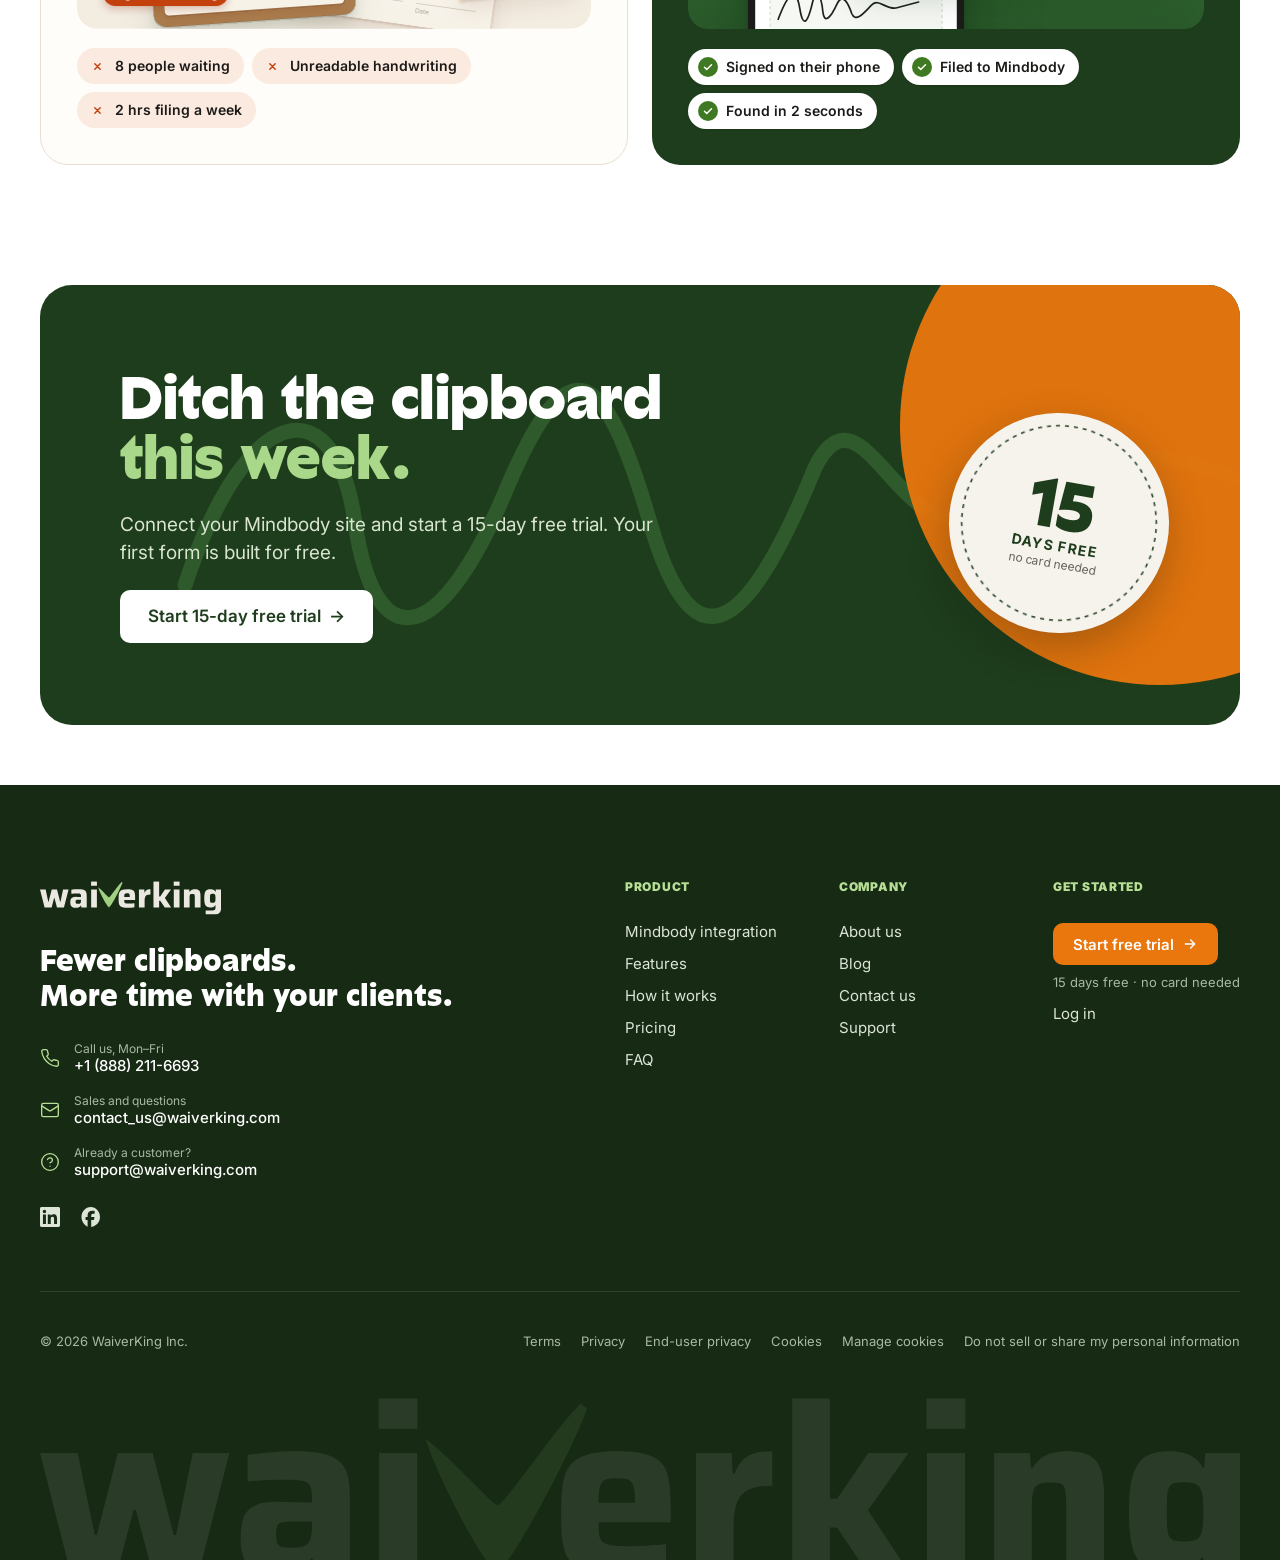
<file: waiverking/how-it-works/index.html>
<!doctype html>
<html lang="en">
<head>
<meta charset="utf-8">
<meta name="viewport" content="width=device-width, initial-scale=1, viewport-fit=cover">
<meta name="description" content="Connect Mindbody, upload the waiver you already use and share one link. That’s the whole setup.">
<link rel="icon" href="../assets/wk-logo.svg">
<title>How it works · WaiverKing</title>
<link rel="preconnect" href="https://fonts.googleapis.com">
<link rel="preconnect" href="https://fonts.gstatic.com" crossorigin>
<link rel="stylesheet" href="https://fonts.googleapis.com/css2?family=Inter:wght@400;500;600;700;800;900&display=swap">
<link rel="stylesheet" href="../assets/site.css">
<link rel="stylesheet" href="../assets/pages.css">
</head>
<body class="sub">

<header class="nav band" id="top">
  <div class="wrap">
    <a class="nav-logo" href="../" aria-label="WaiverKing home"><img src="../assets/wk-logo.svg" alt="WaiverKing" width="146" height="27"></a>
    <nav class="nav-links" aria-label="Main">
      <a href="../mindbody-integration/">For Mindbody</a>
      <a href="../features/">Features</a>
      <a href="../how-it-works/" aria-current="page">How it works</a>
      <a href="../pricing/">Pricing</a>
      <a href="../support/">Support</a>
      <a href="../about/">About</a>
      <a href="../blog/">Blog</a>
    </nav>
    <div class="nav-right">
      <a class="login" href="https://www.waiverking.com/login">Log in</a>
      <a class="btn btn-primary btn-sm" href="../signup/">Start free trial</a>
      <button class="menu-btn" id="menuBtn" type="button" aria-expanded="false" aria-controls="mobileMenu" aria-label="Open menu"><span></span></button>
    </div>
  </div>
  <div class="mobile-menu band" id="mobileMenu" hidden>
    <div class="wrap">
      <a href="../mindbody-integration/">For Mindbody</a>
      <a href="../features/">Features</a>
      <a href="../how-it-works/" aria-current="page">How it works</a>
      <a href="../pricing/">Pricing</a>
      <a href="../support/">Support</a>
      <a href="../about/">About</a>
      <a href="../blog/">Blog</a>
      <a href="https://www.waiverking.com/login">Log in</a>
    </div>
  </div>
</header>

<main>
<section class="phero band center">
  <div class="wrap">
    <div class="phero-copy">
      <span class="eyebrow">How it works</span>
      <h1 class="display">Set up once.<br>Never file a waiver again.</h1>
      <p class="phero-sub">Connect Mindbody, upload the waiver you already use and share one link. That’s the whole setup.</p>
      <div class="hero-ctas"><a class="btn btn-primary" href="../signup/">Start 15-day free trial</a></div>
    </div>
  </div>
</section>

<section class="stepper band" aria-label="Setup steps">
  <div class="wrap">
    <span class="track" aria-hidden="true"></span>
    <ol class="scards">
      <li><span class="snum" style="--d:260ms">1</span><h3>Name your location</h3><p>Your studio or location name.</p></li>
      <li><span class="snum" style="--d:400ms">2</span><h3>Connect Mindbody</h3><p>Site ID, then approve the activation link. Required.</p></li>
      <li><span class="snum" style="--d:540ms">3</span><h3>Upload your PDF</h3><p>AI converts it. A person checks it.</p></li>
      <li><span class="snum" style="--d:680ms">4</span><h3>Share your link</h3><p>With bookings, by email or as a QR code.</p></li>
    </ol>
  </div>
</section>

<!-- Pain: before / after -->
<section class="pain band on-white" aria-labelledby="painTitle">
  <div class="wrap">
    <div class="sec-head">
      <span class="eyebrow">Sound familiar?</span>
      <h2 class="display h2" id="painTitle">Paper waivers cost more than paper.</h2>
      <p class="sec-sub">Same front desk, same Monday evening.<br>The only difference is where the waiver lives.</p>
    </div>
    <div class="pain-grid">
      <article class="pcard before" data-anim data-anim-t>
        <span class="ptag">The clipboard way</span>
        <h3>Lines at the desk, lost forms and Friday filing.</h3>
        <div class="scale-box" data-w="516" data-h="300" role="img" aria-label="A clipboard with a paper waiver missing its signature, more forms behind it and a sticky note saying scan these on Friday">
          <div class="scale-inner">
            <div class="ill-svg il-painold-wrap" data-svg="../assets/illus/painold.svg" aria-hidden="true"></div>
          </div>
        </div>
        <ul class="pchips">
          <li class="a-up" style="--i:0"><span class="ci"><svg class="ic" viewBox="0 0 24 24" fill="none" stroke="currentColor" stroke-width="2.6" stroke-linecap="round" stroke-linejoin="round" aria-hidden="true"><path d="M7 7l10 10M17 7L7 17"/></svg></span>8 people waiting</li>
          <li class="a-up" style="--i:1"><span class="ci"><svg class="ic" viewBox="0 0 24 24" fill="none" stroke="currentColor" stroke-width="2.6" stroke-linecap="round" stroke-linejoin="round" aria-hidden="true"><path d="M7 7l10 10M17 7L7 17"/></svg></span>Unreadable handwriting</li>
          <li class="a-up" style="--i:2"><span class="ci"><svg class="ic" viewBox="0 0 24 24" fill="none" stroke="currentColor" stroke-width="2.6" stroke-linecap="round" stroke-linejoin="round" aria-hidden="true"><path d="M7 7l10 10M17 7L7 17"/></svg></span>2 hrs filing a week</li>
        </ul>
      </article>
      <article class="pcard after" data-anim data-anim-t>
        <span class="ptag">With WaiverKing</span>
        <h3>Signed before they arrive. Filed without anyone touching it.</h3>
        <div class="scale-box" data-w="516" data-h="300" role="img" aria-label="A client signing a waiver on their phone, and a notification that the waiver was saved to Mindbody">
          <div class="scale-inner">
            <div class="ill-svg il-painnew-wrap" data-svg="../assets/illus/painnew.svg" aria-hidden="true"></div>
          </div>
        </div>
        <ul class="pchips">
          <li class="a-up" style="--i:0"><span class="ci"><svg class="ic" viewBox="0 0 24 24" fill="none" stroke="currentColor" stroke-width="3" stroke-linecap="round" stroke-linejoin="round" aria-hidden="true"><path d="M5 12.5l4.5 4.5L19 7.5"/></svg></span>Signed on their phone</li>
          <li class="a-up" style="--i:1"><span class="ci"><svg class="ic" viewBox="0 0 24 24" fill="none" stroke="currentColor" stroke-width="3" stroke-linecap="round" stroke-linejoin="round" aria-hidden="true"><path d="M5 12.5l4.5 4.5L19 7.5"/></svg></span>Filed to Mindbody</li>
          <li class="a-up" style="--i:2"><span class="ci"><svg class="ic" viewBox="0 0 24 24" fill="none" stroke="currentColor" stroke-width="3" stroke-linecap="round" stroke-linejoin="round" aria-hidden="true"><path d="M5 12.5l4.5 4.5L19 7.5"/></svg></span>Found in 2 seconds</li>
        </ul>
      </article>
    </div>
  </div>
</section>
<!-- Final CTA -->
<section class="cta band">
  <div class="wrap">
    <div class="cta-card" data-anim>
      <svg class="cta-stroke" viewBox="0 0 1100 330" fill="none" preserveAspectRatio="none" aria-hidden="true"><path pathLength="1" d="M25 240C87.5 52.5 175 40 195 177.5C215 315 280 302.5 345 147.5C410 -7.5 445 22.5 490 177.5C535 332.5 590 282.5 655 122.5C700 32.5 740 197.5 805 167.5C870 137.5 930 77.5 1075 132.5" stroke-width="15" stroke-linecap="round" stroke-linejoin="round" stroke="#2F5A2B"/></svg>
      <img class="cta-blob" src="../assets/cta-blob.svg" alt="">
      <div class="cta-copy">
        <h2>Ditch the clipboard <span>this week.</span></h2>
        <p>Connect your Mindbody site and start a 15-day free trial. Your first form is built for free.</p>
        <div class="cta-actions">
          <a class="btn btn-white" href="../signup/">Start 15-day free trial&nbsp; →</a>
        </div>
      </div>
      <div class="badge" aria-label="15 days free, no card needed">
        <img src="../assets/badge-ring.png" alt="">
        <div class="badge-txt"><b>15</b><span>DAYS FREE</span><small>no card needed</small></div>
      </div>
    </div>
  </div>
</section>
</main>

<footer class="foot2 band">
  <div class="wrap">
    <div class="ftop">
      <div class="fbrand">
        <img src="../assets/wk-logo-white.svg" alt="WaiverKing" width="181" height="34">
        <p>Fewer clipboards.<br>More time with your clients.</p>
        <ul class="fcontacts">
          <li><svg class="ic" viewBox="0 0 24 24" fill="none" stroke="currentColor" stroke-width="1.6" stroke-linecap="round" stroke-linejoin="round" aria-hidden="true"><path d="M22 16.92v3a2 2 0 0 1-2.18 2 19.79 19.79 0 0 1-8.63-3.07 19.5 19.5 0 0 1-6-6 19.79 19.79 0 0 1-3.07-8.67A2 2 0 0 1 4.11 2h3a2 2 0 0 1 2 1.72c.13.96.36 1.9.7 2.81a2 2 0 0 1-.45 2.11L8.09 9.91a16 16 0 0 0 6 6l1.27-1.27a2 2 0 0 1 2.11-.45c.91.34 1.85.57 2.81.7A2 2 0 0 1 22 16.92z"/></svg><span><small>Call us, Mon–Fri</small><a href="tel:+18882116693">+1 (888) 211-6693</a></span></li>
          <li><svg class="ic" viewBox="0 0 24 24" fill="none" stroke="currentColor" stroke-width="1.6" stroke-linecap="round" stroke-linejoin="round" aria-hidden="true"><rect x="2" y="4" width="20" height="16" rx="2"/><path d="M22 7l-8.97 5.7a1.94 1.94 0 0 1-2.06 0L2 7"/></svg><span><small>Sales and questions</small><a href="mailto:contact_us@waiverking.com">contact_us@waiverking.com</a></span></li>
          <li><svg class="ic" viewBox="0 0 24 24" fill="none" stroke="currentColor" stroke-width="1.6" stroke-linecap="round" stroke-linejoin="round" aria-hidden="true"><circle cx="12" cy="12" r="10"/><path d="M9.09 9a3 3 0 0 1 5.83 1c0 2-3 3-3 3M12 17h.01"/></svg><span><small>Already a customer?</small><a href="mailto:support@waiverking.com">support@waiverking.com</a></span></li>
        </ul>
        <div class="fsocial"><a href="https://www.linkedin.com/" aria-label="WaiverKing on LinkedIn"><svg class="ic" viewBox="0 0 24 24" fill="currentColor" aria-hidden="true"><path d="M20.45 20.45h-3.56v-5.57c0-1.33-.02-3.04-1.85-3.04-1.85 0-2.14 1.45-2.14 2.94v5.67H9.35V9h3.41v1.56h.05c.48-.9 1.64-1.85 3.37-1.85 3.6 0 4.27 2.37 4.27 5.46v6.28zM5.34 7.43a2.06 2.06 0 1 1 0-4.12 2.06 2.06 0 0 1 0 4.12zM7.12 20.45H3.56V9h3.56v11.45zM22.22 0H1.77C.79 0 0 .77 0 1.73v20.54C0 23.23.79 24 1.77 24h20.45c.98 0 1.78-.77 1.78-1.73V1.73C24 .77 23.2 0 22.22 0z"/></svg></a><a href="https://www.facebook.com/" aria-label="WaiverKing on Facebook"><svg class="ic" viewBox="0 0 24 24" fill="currentColor" aria-hidden="true"><path d="M9.1 23.69v-7.98H6.63v-3.67H9.1v-1.58c0-4.09 1.85-5.98 5.86-5.98.4 0 .96.04 1.47.1.39.04.77.11 1.14.2v3.32a8.6 8.6 0 0 0-.65-.03c-.27-.01-.52-.01-.73-.01-.71 0-1.26.1-1.68.31-.28.14-.52.36-.68.62-.26.42-.37 1-.37 1.75v1.3h3.92l-.39 2.1-.29 1.56h-3.25v8.25C19.4 23.24 24 18.18 24 12.04 24 5.42 19.03.04 12.89.04 6.76.04 1.79 5.42 1.79 12.04c0 5.17 3.16 9.58 7.31 11.65z"/></svg></a></div>
      </div>
      <div class="fcols">
        <nav class="fcol" aria-label="Product"><h4>Product</h4><a href="../mindbody-integration/">Mindbody integration</a><a href="../features/">Features</a><a href="../how-it-works/">How it works</a><a href="../pricing/">Pricing</a><a href="../faq/">FAQ</a></nav>
        <nav class="fcol" aria-label="Company"><h4>Company</h4><a href="../about/">About us</a><a href="../blog/">Blog</a><a href="../contact/">Contact us</a><a href="../support/">Support</a></nav>
        <div class="fcol start"><h4>Get started</h4><a class="btn btn-primary" href="../signup/">Start free trial <svg class="ic" viewBox="0 0 24 24" fill="none" stroke="currentColor" stroke-width="2.2" stroke-linecap="round" stroke-linejoin="round" aria-hidden="true"><path d="M5 12h14M13 6l6 6-6 6"/></svg></a><small>15 days free · no card needed</small><a href="https://www.waiverking.com/login">Log in</a></div>
      </div>
    </div>
    <div class="flegal">
      <span>© 2026 WaiverKing Inc.</span>
      <nav aria-label="Legal"><a href="https://www.waiverking.com/terms">Terms</a><a href="https://www.waiverking.com/privacy">Privacy</a><a href="https://www.waiverking.com/end-user-privacy">End-user privacy</a><a href="https://www.waiverking.com/cookies">Cookies</a><a href="#" data-cookies>Manage cookies</a><a href="https://www.waiverking.com/do-not-sell">Do not sell or share my personal information</a></nav>
    </div>
    <div class="fmark" data-anim data-anim-t aria-hidden="true"><img src="../assets/wk-logo-white.svg" alt=""></div>
  </div>
</footer>

<script src="../assets/site.js"></script>
</body>
</html>
</file>
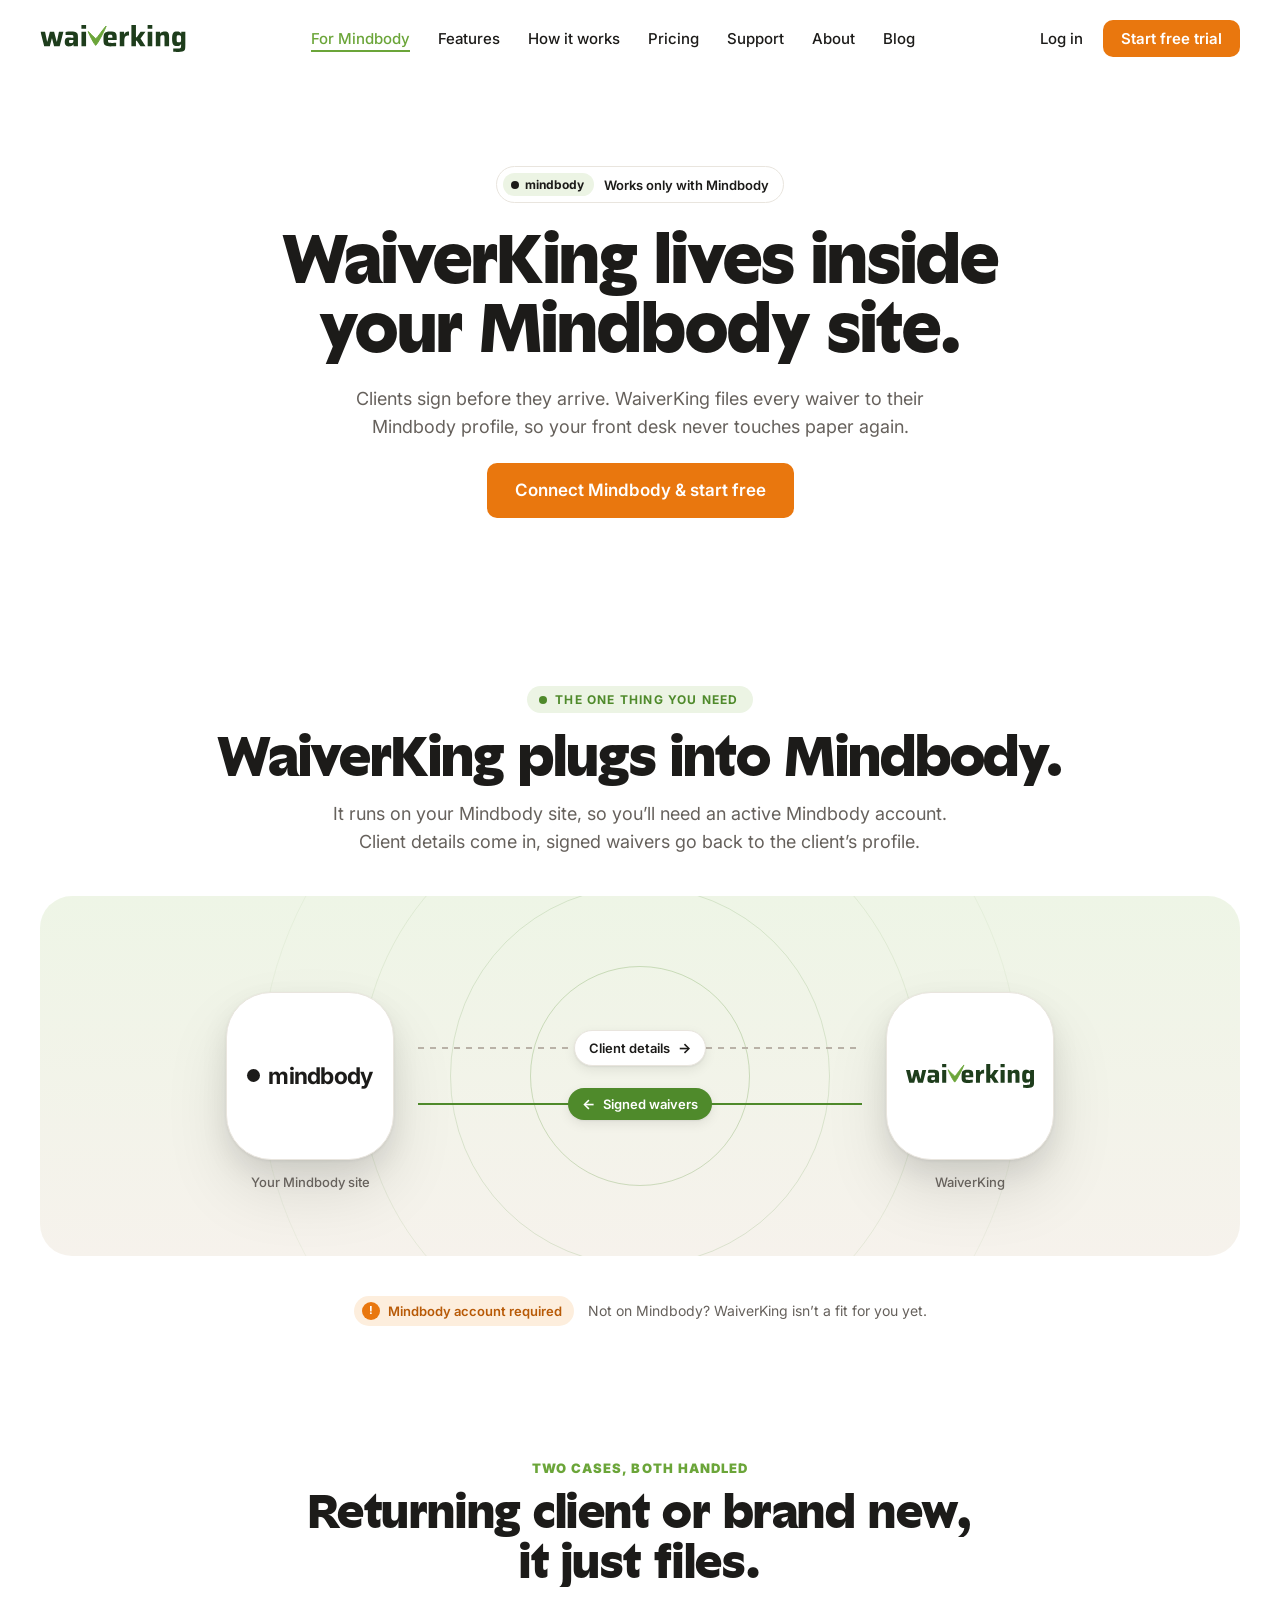
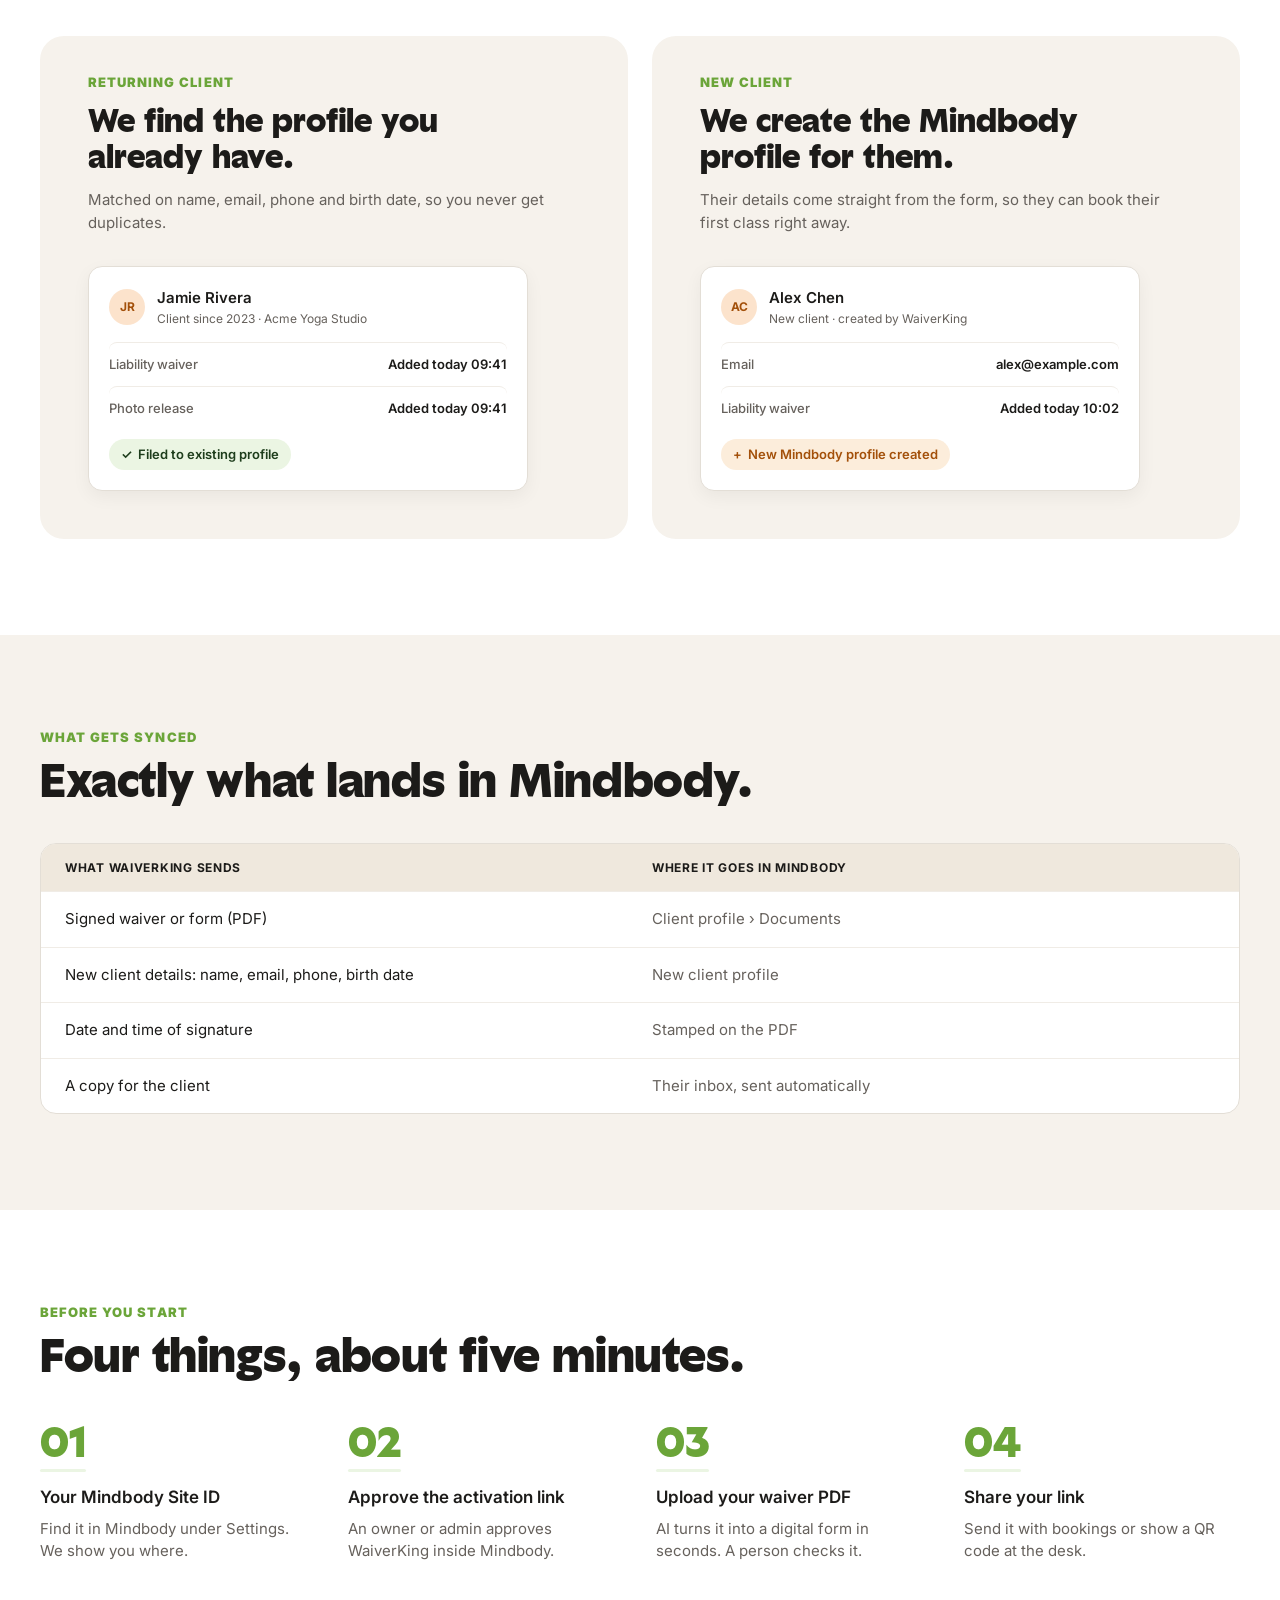
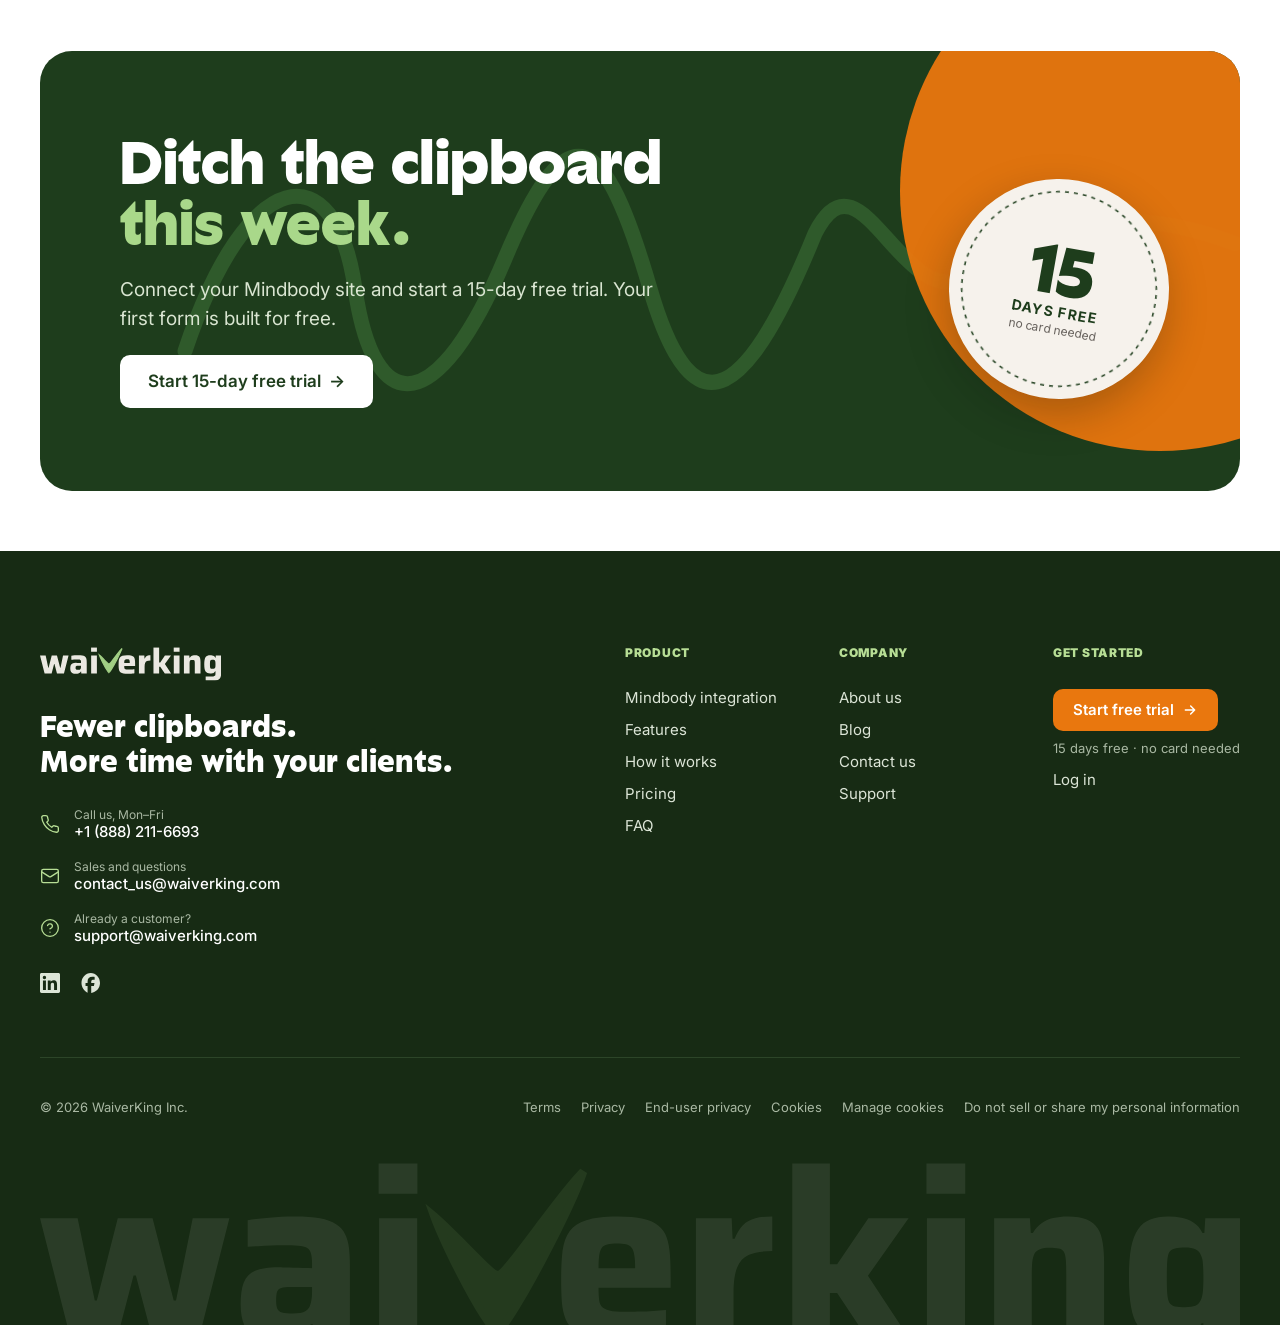
<file: waiverking/mindbody-integration/index.html>
<!doctype html>
<html lang="en">
<head>
<meta charset="utf-8">
<meta name="viewport" content="width=device-width, initial-scale=1, viewport-fit=cover">
<meta name="description" content="WaiverKing works only with Mindbody. Clients sign before they arrive and every waiver is filed to their Mindbody profile.">
<link rel="icon" href="../assets/wk-logo.svg">
<title>Mindbody integration · WaiverKing</title>
<link rel="preconnect" href="https://fonts.googleapis.com">
<link rel="preconnect" href="https://fonts.gstatic.com" crossorigin>
<link rel="stylesheet" href="https://fonts.googleapis.com/css2?family=Inter:wght@400;500;600;700;800;900&display=swap">
<link rel="stylesheet" href="../assets/site.css">
<link rel="stylesheet" href="../assets/pages.css">
</head>
<body class="sub">

<header class="nav band" id="top">
  <div class="wrap">
    <a class="nav-logo" href="../" aria-label="WaiverKing home"><img src="../assets/wk-logo.svg" alt="WaiverKing" width="146" height="27"></a>
    <nav class="nav-links" aria-label="Main">
      <a href="../mindbody-integration/" aria-current="page">For Mindbody</a>
      <a href="../features/">Features</a>
      <a href="../how-it-works/">How it works</a>
      <a href="../pricing/">Pricing</a>
      <a href="../support/">Support</a>
      <a href="../about/">About</a>
      <a href="../blog/">Blog</a>
    </nav>
    <div class="nav-right">
      <a class="login" href="https://www.waiverking.com/login">Log in</a>
      <a class="btn btn-primary btn-sm" href="../signup/">Start free trial</a>
      <button class="menu-btn" id="menuBtn" type="button" aria-expanded="false" aria-controls="mobileMenu" aria-label="Open menu"><span></span></button>
    </div>
  </div>
  <div class="mobile-menu band" id="mobileMenu" hidden>
    <div class="wrap">
      <a href="../mindbody-integration/" aria-current="page">For Mindbody</a>
      <a href="../features/">Features</a>
      <a href="../how-it-works/">How it works</a>
      <a href="../pricing/">Pricing</a>
      <a href="../support/">Support</a>
      <a href="../about/">About</a>
      <a href="../blog/">Blog</a>
      <a href="https://www.waiverking.com/login">Log in</a>
    </div>
  </div>
</header>

<main>
<section class="phero band center">
  <div class="wrap">
    <div class="phero-copy">
      <p class="mb-pill"><span class="mb-mark"><i></i>mindbody</span><span>Works only with Mindbody</span></p>
      <h1 class="display">WaiverKing lives inside<br>your Mindbody site.</h1>
      <p class="phero-sub">Clients sign before they arrive. WaiverKing files every waiver to their Mindbody profile, so your front desk never touches paper again.</p>
      <div class="hero-ctas"><a class="btn btn-primary" href="../signup/">Connect Mindbody &amp; start free</a></div>
    </div>
  </div>
</section>

<!-- Mindbody requirement -->
<section class="mbreq band" id="mindbody" aria-labelledby="mbTitle">
  <div class="wrap" data-anim data-anim-t>
    <div class="sec-head">
      <span class="pill-eyebrow a-up" style="--i:0"><i></i>The one thing you need</span>
      <h2 class="display h2 a-up" style="--i:1" id="mbTitle">WaiverKing plugs into Mindbody.</h2>
      <p class="sec-sub a-up" style="--i:2">It runs on your Mindbody site, so you’ll need an active Mindbody account. Client details come in, signed waivers go back to the client’s profile.</p>
    </div>
    <div class="stage" role="img" aria-label="Your Mindbody site sends client details to WaiverKing, and WaiverKing sends signed waivers back to Mindbody">
      <span class="ring r1"></span><span class="ring r2"></span><span class="ring r3"></span><span class="ring r4"></span>
      <div class="link-row" aria-hidden="true">
        <figure class="node mb-node"><span class="tile"><span class="mb-word"><i></i>mindbody</span></span><figcaption>Your Mindbody site</figcaption></figure>
        <div class="lanes">
          <div class="lane in"><svg viewBox="0 0 444 2" preserveAspectRatio="none"><line x1="0" y1="1" x2="444" y2="1"/></svg><span class="chip-l light">Client details<b>→</b></span></div>
          <div class="lane out"><svg viewBox="0 0 444 2" preserveAspectRatio="none"><line x1="444" y1="1" x2="0" y2="1" pathLength="1"/></svg><span class="chip-l green"><b>←</b>Signed waivers</span></div>
        </div>
        <figure class="node wk-node"><span class="tile"><img src="../assets/wk-logo.svg" alt="" width="128" height="24"></span><figcaption>WaiverKing</figcaption></figure>
      </div>
    </div>
    <p class="footnote a-up" style="--i:6"><span class="req"><span class="bang" aria-hidden="true">!</span>Mindbody account required</span><span>Not on Mindbody? WaiverKing isn’t a fit for you yet.</span></p>
  </div>
</section>

<section class="cases band" aria-labelledby="casesTitle">
  <div class="wrap">
    <div class="sec-head">
      <span class="eyebrow">Two cases, both handled</span>
      <h2 class="display h2" id="casesTitle">Returning client or brand new,<br>it just files.</h2>
    </div>
    <div class="case-grid">
      <article class="case">
        <span class="eyebrow">Returning client</span>
        <h3>We find the profile you already have.</h3>
        <p>Matched on name, email, phone and birth date, so you never get duplicates.</p>
        <div class="prof">
          <div class="ptop"><span class="pav ok">JR</span><span><b>Jamie Rivera</b><small>Client since 2023 · Acme Yoga Studio</small></span></div>
          <div class="prow"><span>Liability waiver</span><b class="fresh">Added today 09:41</b></div><div class="prow"><span>Photo release</span><b class="fresh">Added today 09:41</b></div>
          <span class="pstat ok">✓&nbsp; Filed to existing profile</span>
        </div>
      </article>
      <article class="case">
        <span class="eyebrow">New client</span>
        <h3>We create the Mindbody profile for them.</h3>
        <p>Their details come straight from the form, so they can book their first class right away.</p>
        <div class="prof">
          <div class="ptop"><span class="pav new">AC</span><span><b>Alex Chen</b><small>New client · created by WaiverKing</small></span></div>
          <div class="prow"><span>Email</span><b>alex@example.com</b></div><div class="prow"><span>Liability waiver</span><b class="fresh">Added today 10:02</b></div>
          <span class="pstat new">+&nbsp; New Mindbody profile created</span>
        </div>
      </article>
    </div>
  </div>
</section>

<section class="sync band" aria-labelledby="syncTitle">
  <div class="wrap">
    <div class="lhead">
      <span class="eyebrow">What gets synced</span>
      <h2 class="display h2" id="syncTitle">Exactly what lands in Mindbody.</h2>
    </div>
    <div class="stable" role="table" aria-label="What WaiverKing sends to Mindbody">
      <div class="srow head" role="row"><span role="columnheader">What WaiverKing sends</span><span role="columnheader">Where it goes in Mindbody</span></div>
      <div class="srow" role="row"><span role="cell">Signed waiver or form (PDF)</span><span role="cell">Client profile › Documents</span></div>
      <div class="srow" role="row"><span role="cell">New client details: name, email, phone, birth date</span><span role="cell">New client profile</span></div>
      <div class="srow" role="row"><span role="cell">Date and time of signature</span><span role="cell">Stamped on the PDF</span></div>
      <div class="srow" role="row"><span role="cell">A copy for the client</span><span role="cell">Their inbox, sent automatically</span></div>
    </div>
  </div>
</section>

<section class="before band" aria-labelledby="beforeTitle">
  <div class="wrap">
    <div class="lhead">
      <span class="eyebrow">Before you start</span>
      <h2 class="display h2" id="beforeTitle">Four things, about five minutes.</h2>
    </div>
    <ol class="four">
      <li><span class="big-num">01</span><h3>Your Mindbody Site ID</h3><p>Find it in Mindbody under Settings. We show you where.</p></li>
      <li><span class="big-num">02</span><h3>Approve the activation link</h3><p>An owner or admin approves WaiverKing inside Mindbody.</p></li>
      <li><span class="big-num">03</span><h3>Upload your waiver PDF</h3><p>AI turns it into a digital form in seconds. A person checks it.</p></li>
      <li><span class="big-num">04</span><h3>Share your link</h3><p>Send it with bookings or show a QR code at the desk.</p></li>
    </ol>
  </div>
</section>
<!-- Final CTA -->
<section class="cta band">
  <div class="wrap">
    <div class="cta-card" data-anim>
      <svg class="cta-stroke" viewBox="0 0 1100 330" fill="none" preserveAspectRatio="none" aria-hidden="true"><path pathLength="1" d="M25 240C87.5 52.5 175 40 195 177.5C215 315 280 302.5 345 147.5C410 -7.5 445 22.5 490 177.5C535 332.5 590 282.5 655 122.5C700 32.5 740 197.5 805 167.5C870 137.5 930 77.5 1075 132.5" stroke-width="15" stroke-linecap="round" stroke-linejoin="round" stroke="#2F5A2B"/></svg>
      <img class="cta-blob" src="../assets/cta-blob.svg" alt="">
      <div class="cta-copy">
        <h2>Ditch the clipboard <span>this week.</span></h2>
        <p>Connect your Mindbody site and start a 15-day free trial. Your first form is built for free.</p>
        <div class="cta-actions">
          <a class="btn btn-white" href="../signup/">Start 15-day free trial&nbsp; →</a>
        </div>
      </div>
      <div class="badge" aria-label="15 days free, no card needed">
        <img src="../assets/badge-ring.png" alt="">
        <div class="badge-txt"><b>15</b><span>DAYS FREE</span><small>no card needed</small></div>
      </div>
    </div>
  </div>
</section>
</main>

<footer class="foot2 band">
  <div class="wrap">
    <div class="ftop">
      <div class="fbrand">
        <img src="../assets/wk-logo-white.svg" alt="WaiverKing" width="181" height="34">
        <p>Fewer clipboards.<br>More time with your clients.</p>
        <ul class="fcontacts">
          <li><svg class="ic" viewBox="0 0 24 24" fill="none" stroke="currentColor" stroke-width="1.6" stroke-linecap="round" stroke-linejoin="round" aria-hidden="true"><path d="M22 16.92v3a2 2 0 0 1-2.18 2 19.79 19.79 0 0 1-8.63-3.07 19.5 19.5 0 0 1-6-6 19.79 19.79 0 0 1-3.07-8.67A2 2 0 0 1 4.11 2h3a2 2 0 0 1 2 1.72c.13.96.36 1.9.7 2.81a2 2 0 0 1-.45 2.11L8.09 9.91a16 16 0 0 0 6 6l1.27-1.27a2 2 0 0 1 2.11-.45c.91.34 1.85.57 2.81.7A2 2 0 0 1 22 16.92z"/></svg><span><small>Call us, Mon–Fri</small><a href="tel:+18882116693">+1 (888) 211-6693</a></span></li>
          <li><svg class="ic" viewBox="0 0 24 24" fill="none" stroke="currentColor" stroke-width="1.6" stroke-linecap="round" stroke-linejoin="round" aria-hidden="true"><rect x="2" y="4" width="20" height="16" rx="2"/><path d="M22 7l-8.97 5.7a1.94 1.94 0 0 1-2.06 0L2 7"/></svg><span><small>Sales and questions</small><a href="mailto:contact_us@waiverking.com">contact_us@waiverking.com</a></span></li>
          <li><svg class="ic" viewBox="0 0 24 24" fill="none" stroke="currentColor" stroke-width="1.6" stroke-linecap="round" stroke-linejoin="round" aria-hidden="true"><circle cx="12" cy="12" r="10"/><path d="M9.09 9a3 3 0 0 1 5.83 1c0 2-3 3-3 3M12 17h.01"/></svg><span><small>Already a customer?</small><a href="mailto:support@waiverking.com">support@waiverking.com</a></span></li>
        </ul>
        <div class="fsocial"><a href="https://www.linkedin.com/" aria-label="WaiverKing on LinkedIn"><svg class="ic" viewBox="0 0 24 24" fill="currentColor" aria-hidden="true"><path d="M20.45 20.45h-3.56v-5.57c0-1.33-.02-3.04-1.85-3.04-1.85 0-2.14 1.45-2.14 2.94v5.67H9.35V9h3.41v1.56h.05c.48-.9 1.64-1.85 3.37-1.85 3.6 0 4.27 2.37 4.27 5.46v6.28zM5.34 7.43a2.06 2.06 0 1 1 0-4.12 2.06 2.06 0 0 1 0 4.12zM7.12 20.45H3.56V9h3.56v11.45zM22.22 0H1.77C.79 0 0 .77 0 1.73v20.54C0 23.23.79 24 1.77 24h20.45c.98 0 1.78-.77 1.78-1.73V1.73C24 .77 23.2 0 22.22 0z"/></svg></a><a href="https://www.facebook.com/" aria-label="WaiverKing on Facebook"><svg class="ic" viewBox="0 0 24 24" fill="currentColor" aria-hidden="true"><path d="M9.1 23.69v-7.98H6.63v-3.67H9.1v-1.58c0-4.09 1.85-5.98 5.86-5.98.4 0 .96.04 1.47.1.39.04.77.11 1.14.2v3.32a8.6 8.6 0 0 0-.65-.03c-.27-.01-.52-.01-.73-.01-.71 0-1.26.1-1.68.31-.28.14-.52.36-.68.62-.26.42-.37 1-.37 1.75v1.3h3.92l-.39 2.1-.29 1.56h-3.25v8.25C19.4 23.24 24 18.18 24 12.04 24 5.42 19.03.04 12.89.04 6.76.04 1.79 5.42 1.79 12.04c0 5.17 3.16 9.58 7.31 11.65z"/></svg></a></div>
      </div>
      <div class="fcols">
        <nav class="fcol" aria-label="Product"><h4>Product</h4><a href="../mindbody-integration/">Mindbody integration</a><a href="../features/">Features</a><a href="../how-it-works/">How it works</a><a href="../pricing/">Pricing</a><a href="../faq/">FAQ</a></nav>
        <nav class="fcol" aria-label="Company"><h4>Company</h4><a href="../about/">About us</a><a href="../blog/">Blog</a><a href="../contact/">Contact us</a><a href="../support/">Support</a></nav>
        <div class="fcol start"><h4>Get started</h4><a class="btn btn-primary" href="../signup/">Start free trial <svg class="ic" viewBox="0 0 24 24" fill="none" stroke="currentColor" stroke-width="2.2" stroke-linecap="round" stroke-linejoin="round" aria-hidden="true"><path d="M5 12h14M13 6l6 6-6 6"/></svg></a><small>15 days free · no card needed</small><a href="https://www.waiverking.com/login">Log in</a></div>
      </div>
    </div>
    <div class="flegal">
      <span>© 2026 WaiverKing Inc.</span>
      <nav aria-label="Legal"><a href="https://www.waiverking.com/terms">Terms</a><a href="https://www.waiverking.com/privacy">Privacy</a><a href="https://www.waiverking.com/end-user-privacy">End-user privacy</a><a href="https://www.waiverking.com/cookies">Cookies</a><a href="#" data-cookies>Manage cookies</a><a href="https://www.waiverking.com/do-not-sell">Do not sell or share my personal information</a></nav>
    </div>
    <div class="fmark" data-anim data-anim-t aria-hidden="true"><img src="../assets/wk-logo-white.svg" alt=""></div>
  </div>
</footer>

<script src="../assets/site.js"></script>
</body>
</html>
</file>
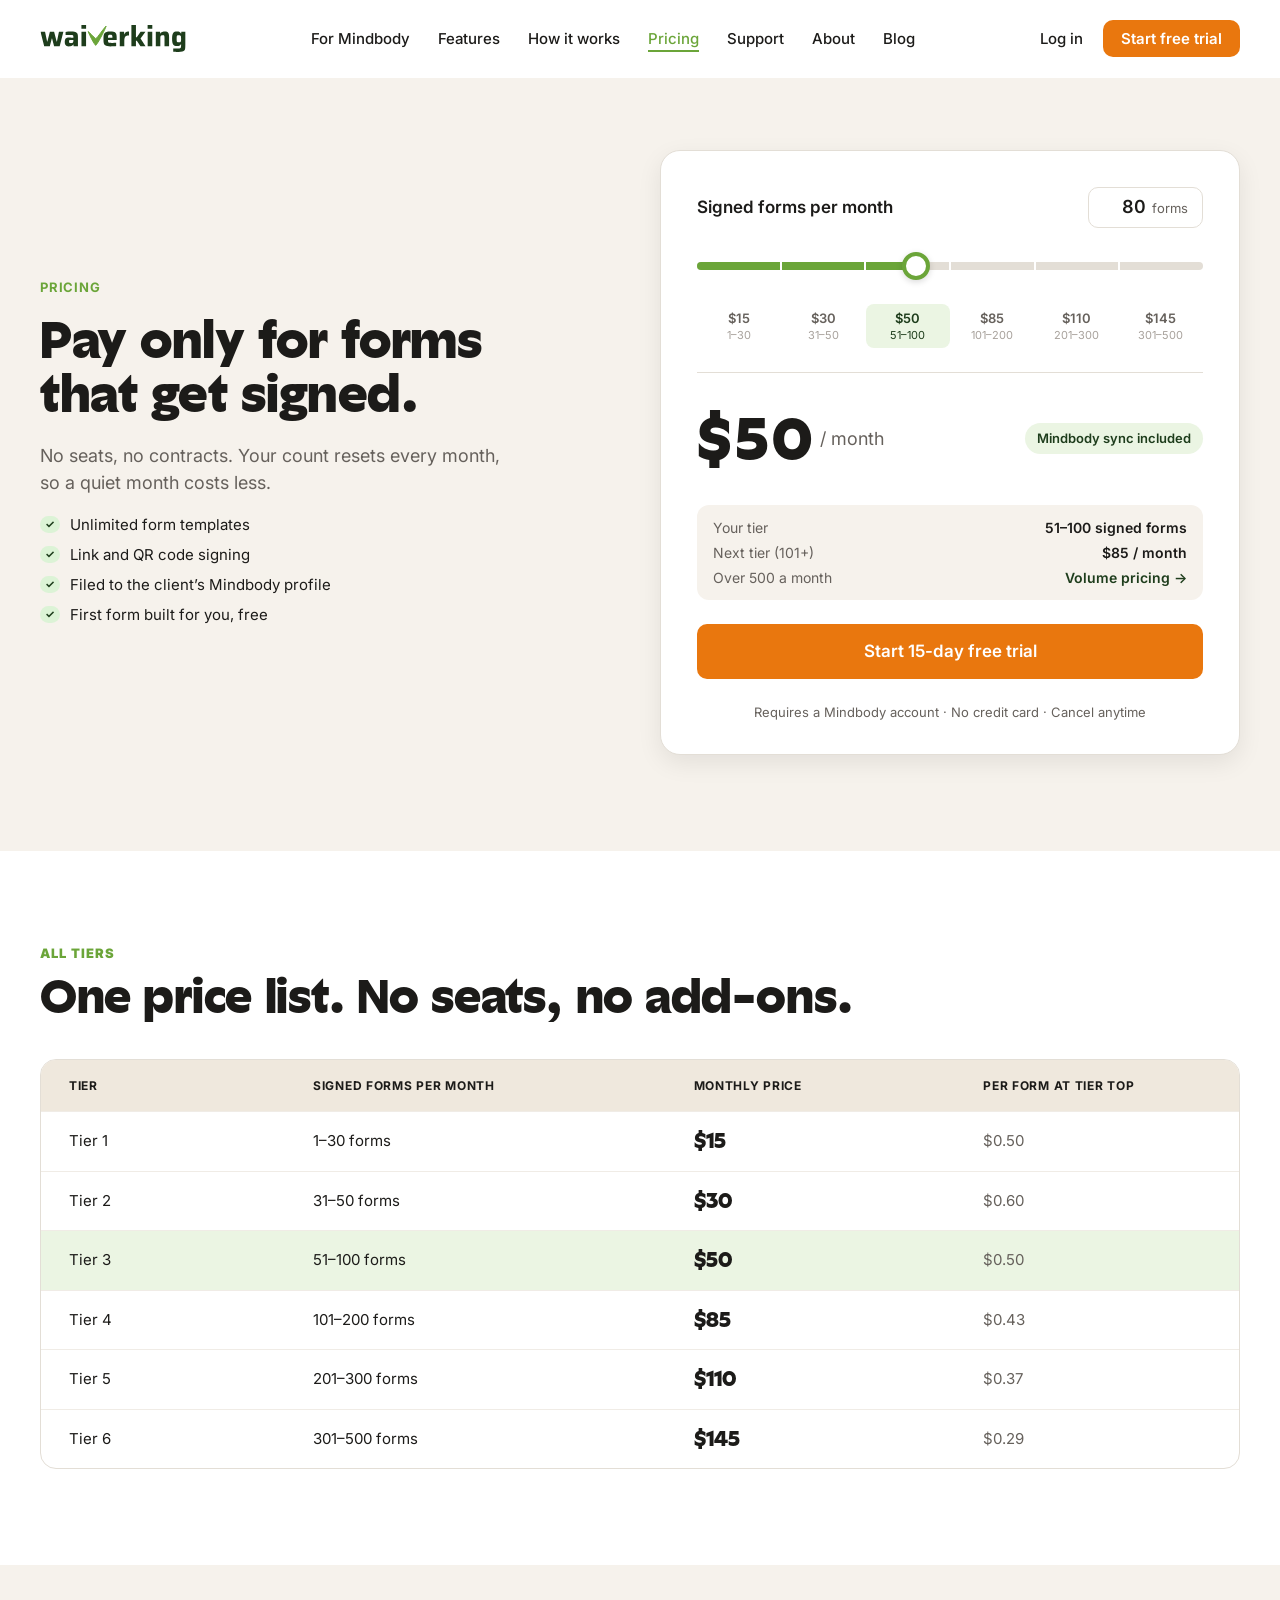
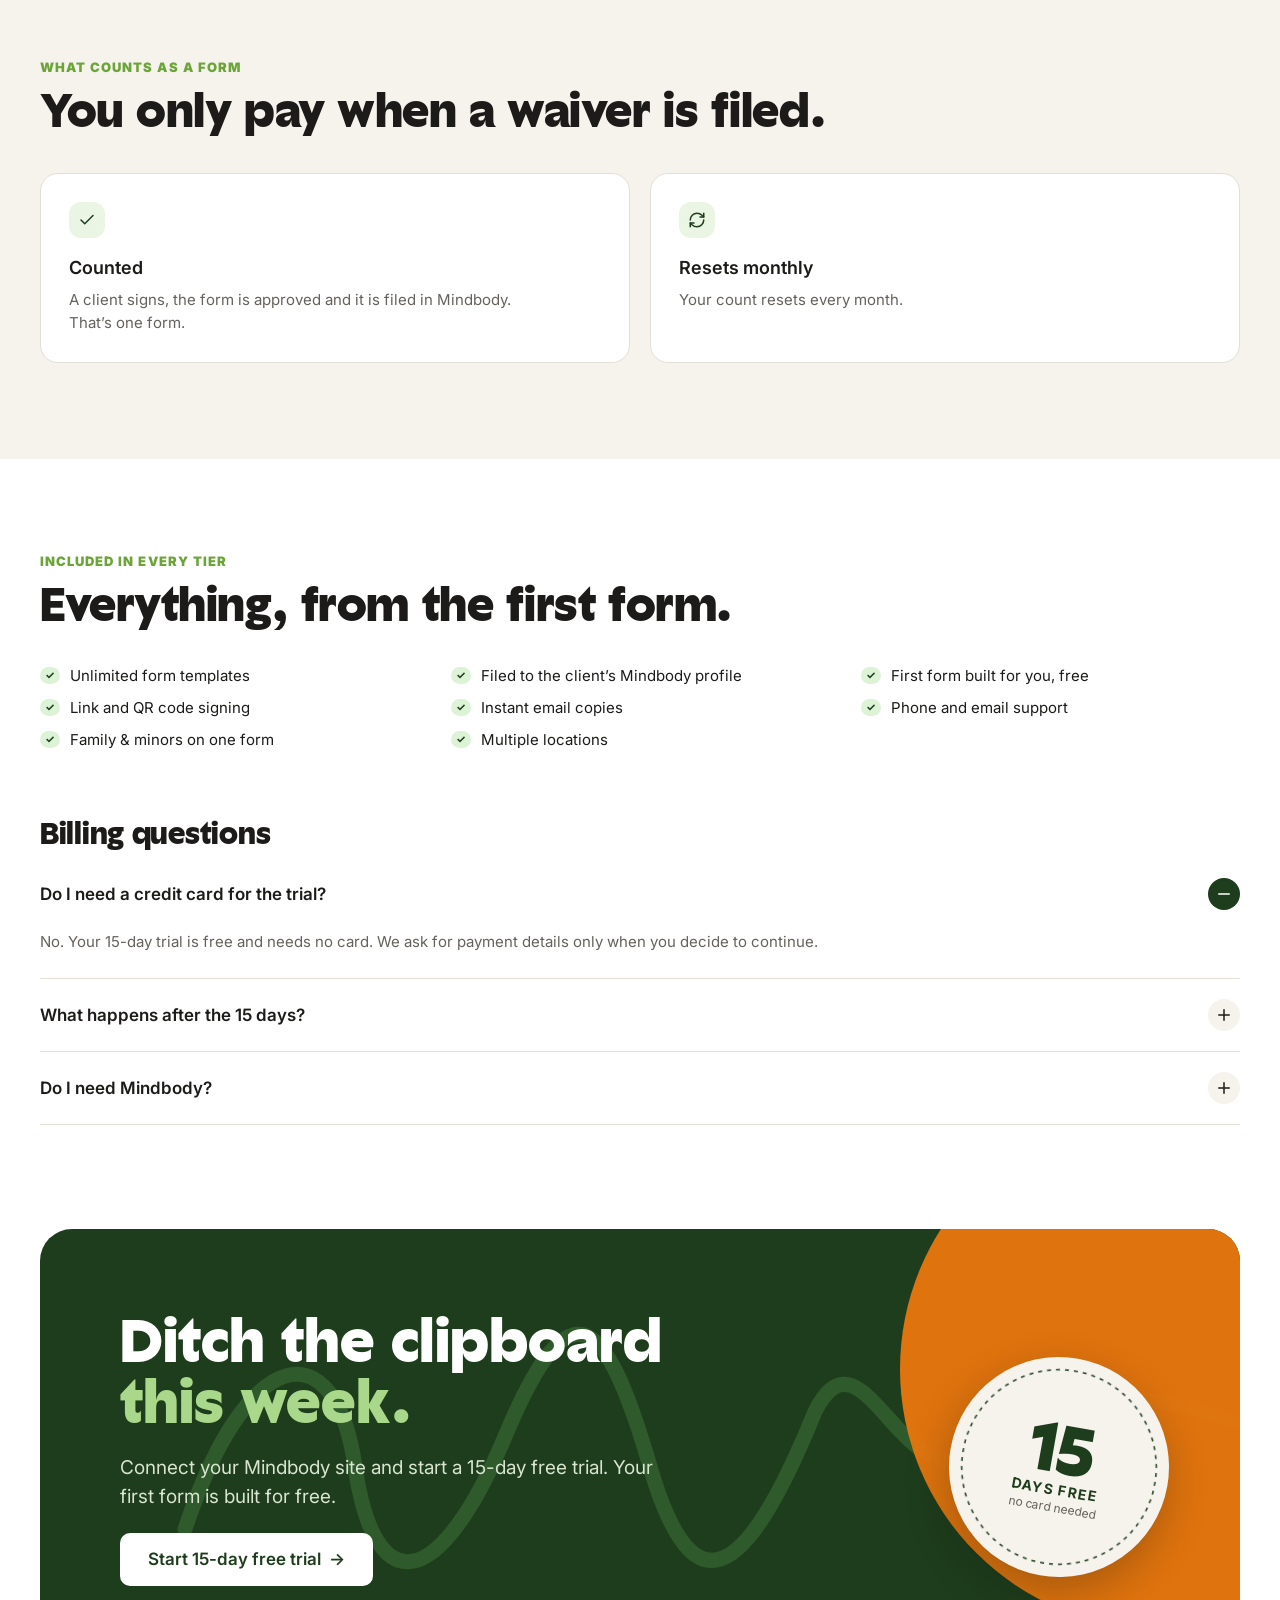
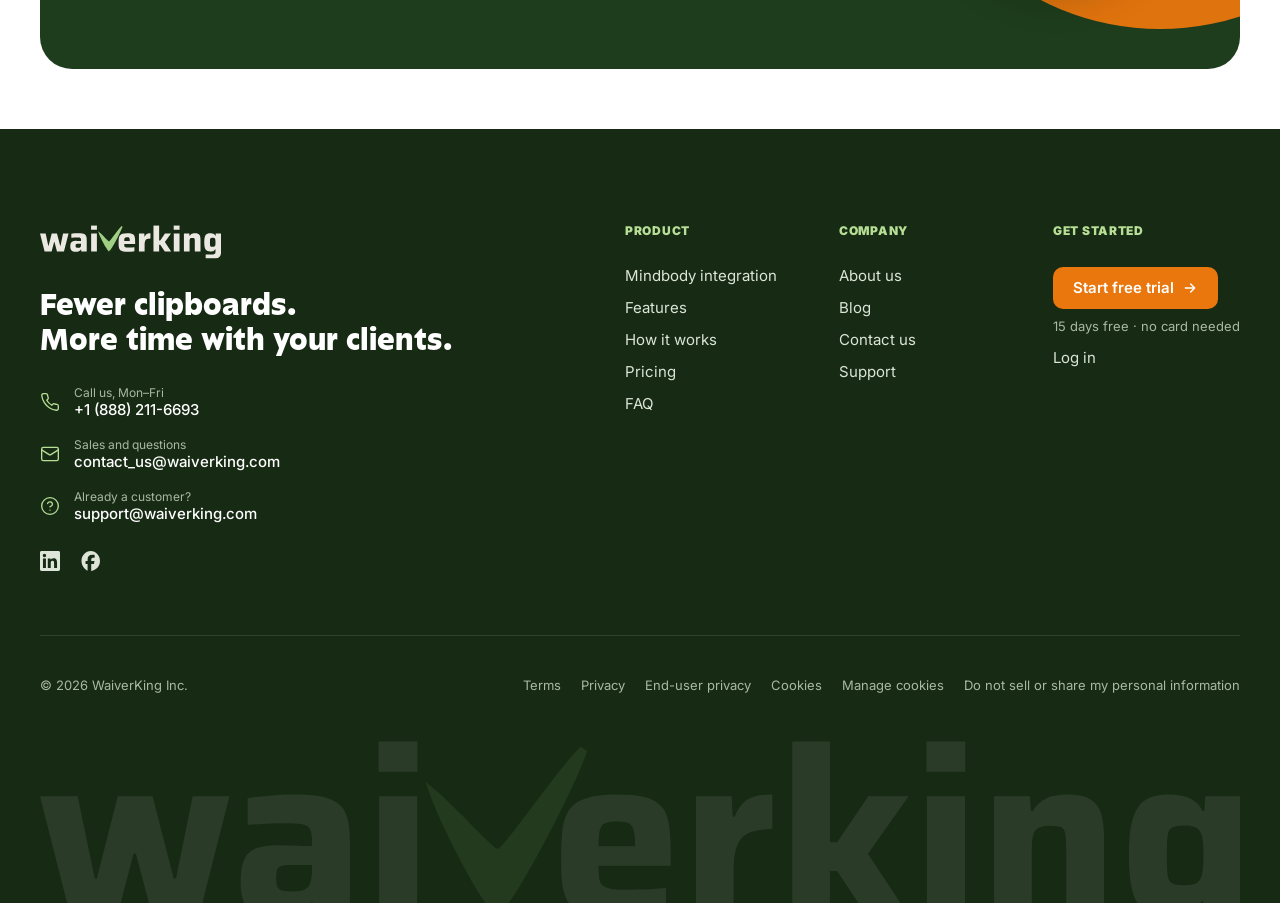
<file: waiverking/pricing/index.html>
<!doctype html>
<html lang="en">
<head>
<meta charset="utf-8">
<meta name="viewport" content="width=device-width, initial-scale=1, viewport-fit=cover">
<meta name="description" content="Pay only for forms that get signed. From $15 a month, no seats and no contracts.">
<link rel="icon" href="../assets/wk-logo.svg">
<title>Pricing · WaiverKing</title>
<link rel="preconnect" href="https://fonts.googleapis.com">
<link rel="preconnect" href="https://fonts.gstatic.com" crossorigin>
<link rel="stylesheet" href="https://fonts.googleapis.com/css2?family=Inter:wght@400;500;600;700;800;900&display=swap">
<link rel="stylesheet" href="../assets/site.css">
<link rel="stylesheet" href="../assets/pages.css">
</head>
<body class="sub">

<header class="nav band" id="top">
  <div class="wrap">
    <a class="nav-logo" href="../" aria-label="WaiverKing home"><img src="../assets/wk-logo.svg" alt="WaiverKing" width="146" height="27"></a>
    <nav class="nav-links" aria-label="Main">
      <a href="../mindbody-integration/">For Mindbody</a>
      <a href="../features/">Features</a>
      <a href="../how-it-works/">How it works</a>
      <a href="../pricing/" aria-current="page">Pricing</a>
      <a href="../support/">Support</a>
      <a href="../about/">About</a>
      <a href="../blog/">Blog</a>
    </nav>
    <div class="nav-right">
      <a class="login" href="https://www.waiverking.com/login">Log in</a>
      <a class="btn btn-primary btn-sm" href="../signup/">Start free trial</a>
      <button class="menu-btn" id="menuBtn" type="button" aria-expanded="false" aria-controls="mobileMenu" aria-label="Open menu"><span></span></button>
    </div>
  </div>
  <div class="mobile-menu band" id="mobileMenu" hidden>
    <div class="wrap">
      <a href="../mindbody-integration/">For Mindbody</a>
      <a href="../features/">Features</a>
      <a href="../how-it-works/">How it works</a>
      <a href="../pricing/" aria-current="page">Pricing</a>
      <a href="../support/">Support</a>
      <a href="../about/">About</a>
      <a href="../blog/">Blog</a>
      <a href="https://www.waiverking.com/login">Log in</a>
    </div>
  </div>
</header>

<main>
<!-- Pricing -->
<section class="pricing band ptop-sec">
  <div class="wrap">
    <div class="price-copy">
      <span class="eyebrow">Pricing</span>
      <h1 class="display h2">Pay only for forms that get signed.</h1>
      <p>No seats, no contracts. Your count resets every month, so a quiet month costs less.</p>
      <ul class="inc">
        <li><span class="check" aria-hidden="true">✓</span>Unlimited form templates</li>
        <li><span class="check" aria-hidden="true">✓</span>Link and QR code signing</li>
        <li><span class="check" aria-hidden="true">✓</span>Filed to the client’s Mindbody profile</li>
        <li><span class="check" aria-hidden="true">✓</span>First form built for you, free</li>
      </ul>
    </div>
    <div class="calc" aria-label="Price calculator">
      <div class="calc-top">
        <label for="formsNum">Signed forms per month</label>
        <div class="num"><input id="formsNum" type="number" inputmode="numeric" min="1" max="9999" value="80" aria-label="Signed forms per month"><span>forms</span></div>
      </div>
      <div class="slider" id="slider">
        <div class="track"><div class="fill"></div><div class="ticks-s"><i></i><i></i><i></i><i></i><i></i><i></i></div></div>
        <input id="formsRange" type="range" min="0" max="600" step="1" value="260" aria-label="Signed forms per month slider">
        <span class="thumb"></span>
      </div>
      <div class="tiers" id="tiers"></div>
      <div class="divider"></div>
      <div class="total" aria-live="polite">
        <strong id="price">$50</strong><span class="per" id="per">/ month</span><span class="spacer"></span><span class="chip" id="unit">Mindbody sync included</span>
      </div>
      <div class="breakdown">
        <div><span>Your tier</span><b id="tierName">51–100 signed forms</b></div>
        <div><span id="nextLabel">Next tier (101+)</span><b id="nextPrice">$85 / month</b></div>
        <div><span id="overLabel">Over 500 a month</span><a href="../contact/">Volume pricing →</a></div>
      </div>
      <a class="btn btn-primary" href="../signup/">Start 15-day free trial</a>
      <p class="note">Requires a Mindbody account · No credit card · Cancel anytime</p>
    </div>
  </div>
</section>

<section class="tiers-sec band" aria-labelledby="tiersTitle">
  <div class="wrap">
    <div class="lhead">
      <span class="eyebrow">All tiers</span>
      <h2 class="display h2" id="tiersTitle">One price list. No seats, no add-ons.</h2>
    </div>
    <div class="ttable" role="table" aria-label="Monthly price by signed forms">
      <div class="trow head" role="row"><span role="columnheader">Tier</span><span role="columnheader">Signed forms per month</span><span role="columnheader">Monthly price</span><span role="columnheader">Per form at tier top</span></div>
      <div class="trow" role="row"><span role="cell">Tier 1</span><span role="cell">1–30 forms</span><b role="cell">$15</b><span role="cell">$0.50</span></div>
      <div class="trow" role="row"><span role="cell">Tier 2</span><span role="cell">31–50 forms</span><b role="cell">$30</b><span role="cell">$0.60</span></div>
      <div class="trow hl" role="row"><span role="cell">Tier 3</span><span role="cell">51–100 forms</span><b role="cell">$50</b><span role="cell">$0.50</span></div>
      <div class="trow" role="row"><span role="cell">Tier 4</span><span role="cell">101–200 forms</span><b role="cell">$85</b><span role="cell">$0.43</span></div>
      <div class="trow" role="row"><span role="cell">Tier 5</span><span role="cell">201–300 forms</span><b role="cell">$110</b><span role="cell">$0.37</span></div>
      <div class="trow" role="row"><span role="cell">Tier 6</span><span role="cell">301–500 forms</span><b role="cell">$145</b><span role="cell">$0.29</span></div>
    </div>
  </div>
</section>

<section class="counts band" aria-labelledby="countTitle">
  <div class="wrap">
    <div class="lhead">
      <span class="eyebrow">What counts as a form</span>
      <h2 class="display h2" id="countTitle">You only pay when a waiver is filed.</h2>
    </div>
    <div class="count-grid">
      <div class="ccard"><span class="itile"><svg class="ic" viewBox="0 0 24 24" fill="none" stroke="currentColor" stroke-width="2" stroke-linecap="round" stroke-linejoin="round" aria-hidden="true"><path d="M20 6 9 17l-5-5"/></svg></span><h3>Counted</h3><p>A client signs, the form is approved and it is filed in Mindbody. That’s one form.</p></div>
      <div class="ccard spin-once"><span class="itile"><svg class="ic" viewBox="0 0 24 24" fill="none" stroke="currentColor" stroke-width="2" stroke-linecap="round" stroke-linejoin="round" aria-hidden="true"><path d="M3 12a9 9 0 0 1 9-9 9.75 9.75 0 0 1 6.74 2.74L21 8"/><path d="M21 3v5h-5"/><path d="M21 12a9 9 0 0 1-9 9 9.75 9.75 0 0 1-6.74-2.74L3 16"/><path d="M8 16H3v5"/></svg></span><h3>Resets monthly</h3><p>Your count resets every month.</p></div>
    </div>
  </div>
</section>

<section class="incl band" aria-labelledby="inclTitle">
  <div class="wrap">
    <div class="lhead">
      <span class="eyebrow">Included in every tier</span>
      <h2 class="display h2" id="inclTitle">Everything, from the first form.</h2>
    </div>
    <ul class="inc incl-grid">
      <li><span class="check" aria-hidden="true">✓</span>Unlimited form templates</li>
      <li><span class="check" aria-hidden="true">✓</span>Link and QR code signing</li>
      <li><span class="check" aria-hidden="true">✓</span>Family &amp; minors on one form</li>
      <li><span class="check" aria-hidden="true">✓</span>Filed to the client’s Mindbody profile</li>
      <li><span class="check" aria-hidden="true">✓</span>Instant email copies</li>
      <li><span class="check" aria-hidden="true">✓</span>Multiple locations</li>
      <li><span class="check" aria-hidden="true">✓</span>First form built for you, free</li>
      <li><span class="check" aria-hidden="true">✓</span>Phone and email support</li>
    </ul>
    <div class="billing">
      <h2 class="display">Billing questions</h2>
      <div class="acc multi-open">
      <div class="qa open"><h3><button type="button" id="q0" aria-expanded="true" aria-controls="a0"><span class="q">Do I need a credit card for the trial?</span><span class="ic"><img class="plus" src="../assets/icon-plus.svg" alt=""><img class="minus" src="../assets/icon-minus.svg" alt=""></span></button></h3>
        <div class="ans" id="a0" role="region" aria-labelledby="q0"><div><p>No. Your 15-day trial is free and needs no card. We ask for payment details only when you decide to continue.</p></div></div></div>
      <div class="qa"><h3><button type="button" id="q1" aria-expanded="false" aria-controls="a1"><span class="q">What happens after the 15 days?</span><span class="ic"><img class="plus" src="../assets/icon-plus.svg" alt=""><img class="minus" src="../assets/icon-minus.svg" alt=""></span></button></h3>
        <div class="ans" id="a1" role="region" aria-labelledby="q1"><div><p>We ask you to confirm, then bill your card monthly. You can cancel any time.</p></div></div></div>
      <div class="qa"><h3><button type="button" id="q2" aria-expanded="false" aria-controls="a2"><span class="q">Do I need Mindbody?</span><span class="ic"><img class="plus" src="../assets/icon-plus.svg" alt=""><img class="minus" src="../assets/icon-minus.svg" alt=""></span></button></h3>
        <div class="ans" id="a2" role="region" aria-labelledby="q2"><div><p>Yes. WaiverKing works only with a Mindbody site. There is no standalone version.</p></div></div></div>
      </div>
    </div>
  </div>
</section>
<!-- Final CTA -->
<section class="cta band">
  <div class="wrap">
    <div class="cta-card" data-anim>
      <svg class="cta-stroke" viewBox="0 0 1100 330" fill="none" preserveAspectRatio="none" aria-hidden="true"><path pathLength="1" d="M25 240C87.5 52.5 175 40 195 177.5C215 315 280 302.5 345 147.5C410 -7.5 445 22.5 490 177.5C535 332.5 590 282.5 655 122.5C700 32.5 740 197.5 805 167.5C870 137.5 930 77.5 1075 132.5" stroke-width="15" stroke-linecap="round" stroke-linejoin="round" stroke="#2F5A2B"/></svg>
      <img class="cta-blob" src="../assets/cta-blob.svg" alt="">
      <div class="cta-copy">
        <h2>Ditch the clipboard <span>this week.</span></h2>
        <p>Connect your Mindbody site and start a 15-day free trial. Your first form is built for free.</p>
        <div class="cta-actions">
          <a class="btn btn-white" href="../signup/">Start 15-day free trial&nbsp; →</a>
        </div>
      </div>
      <div class="badge" aria-label="15 days free, no card needed">
        <img src="../assets/badge-ring.png" alt="">
        <div class="badge-txt"><b>15</b><span>DAYS FREE</span><small>no card needed</small></div>
      </div>
    </div>
  </div>
</section>
</main>

<footer class="foot2 band">
  <div class="wrap">
    <div class="ftop">
      <div class="fbrand">
        <img src="../assets/wk-logo-white.svg" alt="WaiverKing" width="181" height="34">
        <p>Fewer clipboards.<br>More time with your clients.</p>
        <ul class="fcontacts">
          <li><svg class="ic" viewBox="0 0 24 24" fill="none" stroke="currentColor" stroke-width="1.6" stroke-linecap="round" stroke-linejoin="round" aria-hidden="true"><path d="M22 16.92v3a2 2 0 0 1-2.18 2 19.79 19.79 0 0 1-8.63-3.07 19.5 19.5 0 0 1-6-6 19.79 19.79 0 0 1-3.07-8.67A2 2 0 0 1 4.11 2h3a2 2 0 0 1 2 1.72c.13.96.36 1.9.7 2.81a2 2 0 0 1-.45 2.11L8.09 9.91a16 16 0 0 0 6 6l1.27-1.27a2 2 0 0 1 2.11-.45c.91.34 1.85.57 2.81.7A2 2 0 0 1 22 16.92z"/></svg><span><small>Call us, Mon–Fri</small><a href="tel:+18882116693">+1 (888) 211-6693</a></span></li>
          <li><svg class="ic" viewBox="0 0 24 24" fill="none" stroke="currentColor" stroke-width="1.6" stroke-linecap="round" stroke-linejoin="round" aria-hidden="true"><rect x="2" y="4" width="20" height="16" rx="2"/><path d="M22 7l-8.97 5.7a1.94 1.94 0 0 1-2.06 0L2 7"/></svg><span><small>Sales and questions</small><a href="mailto:contact_us@waiverking.com">contact_us@waiverking.com</a></span></li>
          <li><svg class="ic" viewBox="0 0 24 24" fill="none" stroke="currentColor" stroke-width="1.6" stroke-linecap="round" stroke-linejoin="round" aria-hidden="true"><circle cx="12" cy="12" r="10"/><path d="M9.09 9a3 3 0 0 1 5.83 1c0 2-3 3-3 3M12 17h.01"/></svg><span><small>Already a customer?</small><a href="mailto:support@waiverking.com">support@waiverking.com</a></span></li>
        </ul>
        <div class="fsocial"><a href="https://www.linkedin.com/" aria-label="WaiverKing on LinkedIn"><svg class="ic" viewBox="0 0 24 24" fill="currentColor" aria-hidden="true"><path d="M20.45 20.45h-3.56v-5.57c0-1.33-.02-3.04-1.85-3.04-1.85 0-2.14 1.45-2.14 2.94v5.67H9.35V9h3.41v1.56h.05c.48-.9 1.64-1.85 3.37-1.85 3.6 0 4.27 2.37 4.27 5.46v6.28zM5.34 7.43a2.06 2.06 0 1 1 0-4.12 2.06 2.06 0 0 1 0 4.12zM7.12 20.45H3.56V9h3.56v11.45zM22.22 0H1.77C.79 0 0 .77 0 1.73v20.54C0 23.23.79 24 1.77 24h20.45c.98 0 1.78-.77 1.78-1.73V1.73C24 .77 23.2 0 22.22 0z"/></svg></a><a href="https://www.facebook.com/" aria-label="WaiverKing on Facebook"><svg class="ic" viewBox="0 0 24 24" fill="currentColor" aria-hidden="true"><path d="M9.1 23.69v-7.98H6.63v-3.67H9.1v-1.58c0-4.09 1.85-5.98 5.86-5.98.4 0 .96.04 1.47.1.39.04.77.11 1.14.2v3.32a8.6 8.6 0 0 0-.65-.03c-.27-.01-.52-.01-.73-.01-.71 0-1.26.1-1.68.31-.28.14-.52.36-.68.62-.26.42-.37 1-.37 1.75v1.3h3.92l-.39 2.1-.29 1.56h-3.25v8.25C19.4 23.24 24 18.18 24 12.04 24 5.42 19.03.04 12.89.04 6.76.04 1.79 5.42 1.79 12.04c0 5.17 3.16 9.58 7.31 11.65z"/></svg></a></div>
      </div>
      <div class="fcols">
        <nav class="fcol" aria-label="Product"><h4>Product</h4><a href="../mindbody-integration/">Mindbody integration</a><a href="../features/">Features</a><a href="../how-it-works/">How it works</a><a href="../pricing/">Pricing</a><a href="../faq/">FAQ</a></nav>
        <nav class="fcol" aria-label="Company"><h4>Company</h4><a href="../about/">About us</a><a href="../blog/">Blog</a><a href="../contact/">Contact us</a><a href="../support/">Support</a></nav>
        <div class="fcol start"><h4>Get started</h4><a class="btn btn-primary" href="../signup/">Start free trial <svg class="ic" viewBox="0 0 24 24" fill="none" stroke="currentColor" stroke-width="2.2" stroke-linecap="round" stroke-linejoin="round" aria-hidden="true"><path d="M5 12h14M13 6l6 6-6 6"/></svg></a><small>15 days free · no card needed</small><a href="https://www.waiverking.com/login">Log in</a></div>
      </div>
    </div>
    <div class="flegal">
      <span>© 2026 WaiverKing Inc.</span>
      <nav aria-label="Legal"><a href="https://www.waiverking.com/terms">Terms</a><a href="https://www.waiverking.com/privacy">Privacy</a><a href="https://www.waiverking.com/end-user-privacy">End-user privacy</a><a href="https://www.waiverking.com/cookies">Cookies</a><a href="#" data-cookies>Manage cookies</a><a href="https://www.waiverking.com/do-not-sell">Do not sell or share my personal information</a></nav>
    </div>
    <div class="fmark" data-anim data-anim-t aria-hidden="true"><img src="../assets/wk-logo-white.svg" alt=""></div>
  </div>
</footer>

<script src="../assets/site.js"></script>
</body>
</html>
</file>
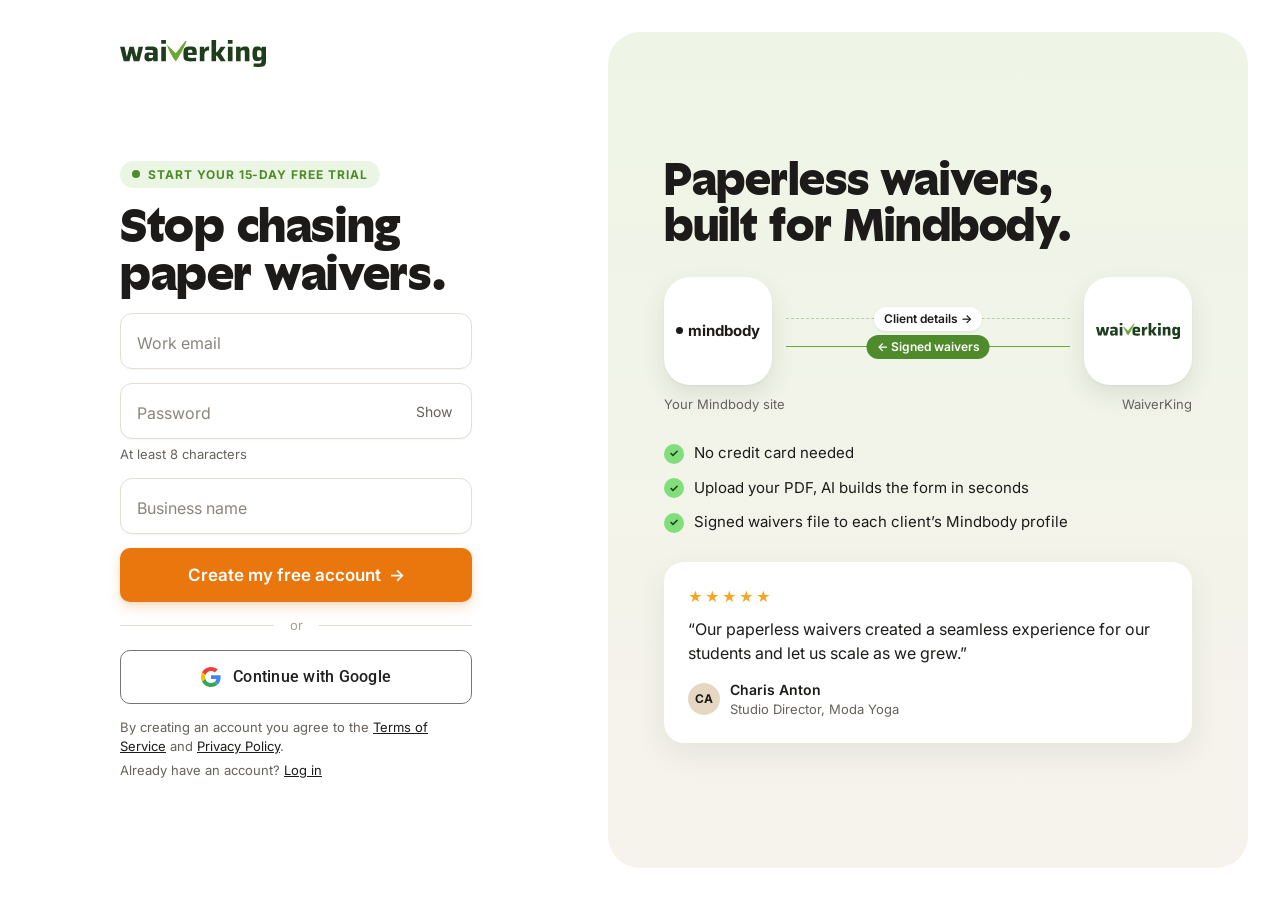
<file: waiverking/signup/index.html>
<!doctype html>
<html lang="en">
<head>
<meta charset="utf-8">
<meta name="viewport" content="width=device-width, initial-scale=1, viewport-fit=cover">
<title>Start your free trial · WaiverKing</title>
<meta name="description" content="Create your WaiverKing account, upload your waiver PDF and connect Mindbody in about five minutes.">
<link rel="icon" href="../assets/wk-logo.svg">
<link rel="preconnect" href="https://fonts.googleapis.com">
<link rel="preconnect" href="https://fonts.gstatic.com" crossorigin>
<link href="https://fonts.googleapis.com/css2?family=Inter:wght@400;500;600;700;800&family=Roboto:wght@500&display=swap" rel="stylesheet">
<style>
@font-face { font-family: "PP Palma"; font-weight: 800; font-style: normal; font-display: swap; src: url(../assets/fonts/pp-palma.otf) format("opentype"); }
@font-face { font-family: "PP Palma Heavy"; font-weight: 700; font-style: normal; font-display: swap; src: url(../assets/fonts/pp-palma-heavy.otf) format("opentype"); }
:root {
  /* website tokens (same as the homepage) */
  --ink: #1C1B19; --body: #66615C; --muted: #A8A29C; --line: #E3DED6;
  --green-50: #EBF5E3; --green-100: #DCF3D6; --green-check: #81DE7B; --green: #6BA539; --green-txt: #4F8A2B; --green-dark: #1E3D1C;
  --orange: #E9770E;
  --font-display: "PP Palma", "Poppins", system-ui, sans-serif;
  --font-body: "Inter", system-ui, -apple-system, "Segoe UI", sans-serif;
  /* product tokens (live app) */
  --app-bg: #F5F6F8; --app-line: #E3E6EA; --app-field: #D9DDE3; --app-muted: #5B6470; --app-faint: #9AA1AA;
  --app-green: #2F6B2A; --app-green-50: #EAF4E6; --app-green-btn: linear-gradient(180deg, #3B7D33, #24561F);
  --amber-bg: #FFF8E6; --amber-line: #F2D48A; --amber-txt: #7A5A12;
  --ease-out: cubic-bezier(0.23, 1, 0.32, 1);
}
*, *::before, *::after { box-sizing: border-box; }
html, body { margin: 0; }
body { font-family: var(--font-body); color: var(--ink); font-size: 16px; line-height: 1.5; -webkit-font-smoothing: antialiased; background: #fff; }
a { color: inherit; }
p, h1, h2, h3 { margin: 0; }
button, input { font: inherit; color: inherit; }
button { cursor: pointer; }
:focus-visible { outline: 3px solid var(--orange); outline-offset: 2px; border-radius: 6px; }
[tabindex="-1"]:focus { outline: none; }
.sr { position: absolute; width: 1px; height: 1px; overflow: hidden; clip: rect(0 0 0 0); white-space: nowrap; }
@media (prefers-reduced-motion: reduce) { *, *::before, *::after { transition: none !important; animation: none !important; } }

/* ---------- screen switching ---------- */
.screen { display: none; }
.screen.on { display: block; animation: screen-in 420ms var(--ease-out) both; }
@keyframes screen-in { from { opacity: 0; transform: translateY(8px); } to { opacity: 1; transform: none; } }

/* =========================================================
   Website-style screens: sign up + verify
   ========================================================= */
.split { min-height: 100vh; display: grid; grid-template-columns: minmax(0, 1fr) minmax(0, 640px); gap: 48px; padding: 32px; max-width: 1440px; margin: 0 auto; }
.split-left { display: flex; flex-direction: column; padding: 8px 88px 24px; }
.top { display: flex; align-items: center; justify-content: space-between; gap: 16px; }
.top img { width: 146px; height: auto; }
.top p { font-size: 15px; color: var(--body); }
.top a { color: var(--green-dark); font-weight: 600; text-decoration: none; }
.form-wrap { flex: 1; display: flex; flex-direction: column; justify-content: center; max-width: 560px; width: 100%; padding: 48px 0 24px; }
.pill { display: inline-flex; align-self: flex-start; align-items: center; gap: 8px; padding: 6px 12px; border-radius: 999px; background: var(--green-50); color: var(--green-txt); font: 700 12px/1.25 var(--font-body); letter-spacing: .08em; text-transform: uppercase; }
.pill::before { content: ""; width: 8px; height: 8px; border-radius: 50%; background: var(--green-txt); }
.display { font-family: var(--font-display); font-weight: 800; letter-spacing: -0.01em; text-wrap: balance; }
.h1 { font-size: clamp(34px, 4vw, 44px); line-height: 1.1; margin: 14px 0 14px; }
.lead { color: var(--body); font-size: 16px; }
.lead b { color: var(--ink); font-weight: 600; }
.stack { display: flex; flex-direction: column; gap: 14px; }

/* label-inside fields */
.fld { position: relative; }
.fld input { width: 100%; height: 56px; padding: 22px 16px 6px; border: 1px solid var(--line); border-radius: 12px; background: #fff; font-size: 16px; box-shadow: 0 1px 2px rgba(0,0,0,.04); transition: border-color .15s, box-shadow .15s; }
.fld label { position: absolute; left: 17px; top: 18px; font-size: 16px; color: #8A857E; pointer-events: none; transition: transform .16s var(--ease-out), font-size .16s, color .16s, top .16s; }
.fld input:focus { outline: none; border-color: var(--green); box-shadow: 0 0 0 4px var(--green-100); }
.fld input:focus + label, .fld input:not(:placeholder-shown) + label { top: 9px; font-size: 12px; color: var(--body); }
.fld input:focus + label { color: var(--green-txt); font-weight: 500; }
.fld .aside { position: absolute; right: 14px; top: 50%; transform: translateY(-50%); font-size: 14px; color: var(--body); background: none; border: 0; padding: 6px; }
.fld .ok { color: var(--green); opacity: 0; transition: opacity .2s; pointer-events: none; }
.fld.valid .ok { opacity: 1; }
.fld.has-aside input { padding-right: 72px; }
.fld.bad input { border-color: #D93B3B; }
.hint { font-size: 13px; color: var(--body); margin-top: 6px; display: flex; align-items: center; gap: 6px; transition: color .2s; }
.hint.good { color: #2F7A1F; }
.hint.good::before { content: "✓"; }
.err { font-size: 13px; color: #B42318; margin-top: 6px; display: none; }
.bad .err, .err.show { display: block; }

.btn { display: inline-flex; align-items: center; justify-content: center; gap: 8px; border: 0; border-radius: 10px; font: 600 17px/1 var(--font-body); white-space: nowrap; text-decoration: none; transition: transform .15s ease, background-color .15s, box-shadow .15s; }
.btn:active { transform: scale(.98); }
.btn-orange { background: var(--orange); color: #fff; height: 54px; padding: 0 28px; box-shadow: 0 2px 4px rgba(0,0,0,.06), 0 6px 14px rgba(233,119,14,.2); }
.btn-orange:hover { background: #D96C08; }
.btn-orange[disabled] { opacity: .6; cursor: progress; }
.w100 { width: 100%; }
.or { display: flex; align-items: center; gap: 16px; color: var(--muted); font-size: 13px; }
.or::before, .or::after { content: ""; height: 1px; flex: 1; background: var(--line); }
/* Google sign-in, per Google's branding guidelines (light theme) */
.gsi { display: flex; align-items: center; justify-content: center; gap: 12px; width: 100%; height: 54px; background: #fff; border: 1px solid #747775; border-radius: 10px; font: 500 16px/1 "Roboto", var(--font-body); letter-spacing: .25px; color: #1F1F1F; transition: background-color .15s; }
.gsi:hover { background: #F8F9FA; }
.gsi svg { width: 20px; height: 20px; }
.legal { font-size: 13px; color: var(--body); }
.legal a { color: var(--ink); }

.back { display: inline-flex; align-items: center; gap: 6px; font-size: 14px; color: var(--body); background: none; border: 0; padding: 0; align-self: flex-start; margin-bottom: 18px; }
.otp { display: flex; gap: 12px; margin: 28px 0 22px; }
.otp input { width: 64px; height: 76px; text-align: center; font: 700 28px/1 var(--font-body); border: 1px solid var(--line); border-radius: 12px; background: #fff; box-shadow: 0 1px 2px rgba(0,0,0,.04); }
.otp input:focus { outline: none; border-color: var(--green); box-shadow: 0 0 0 4px var(--green-100); }
.otp.shake { animation: shake 360ms; }
@keyframes shake { 25% { transform: translateX(-6px); } 50% { transform: translateX(6px); } 75% { transform: translateX(-3px); } }
.small { font-size: 14px; color: var(--body); }
.small button { background: none; border: 0; padding: 0; color: var(--green-dark); font-weight: 600; text-decoration: underline; }
.small button[disabled] { color: var(--body); font-weight: 400; text-decoration: none; cursor: default; }
.tip { background: var(--green-50); border-radius: 14px; padding: 16px; font-size: 14px; color: var(--body); margin-top: 22px; }

/* value panel */
.value { position: relative; border-radius: 32px; background: linear-gradient(180deg, #EEF5E6, #F6F2EC); padding: 0 56px; display: flex; flex-direction: column; justify-content: center; gap: 28px; overflow: hidden; min-height: 760px; }
.value h2 { font-size: 42px; line-height: 1.1; }
.diagram { display: grid; grid-template-columns: 108px 1fr 108px; align-items: center; gap: 0; }
.tile { width: 108px; height: 108px; border-radius: 26px; background: #fff; box-shadow: 0 10px 24px rgba(30,61,28,.10), 0 1px 2px rgba(0,0,0,.05); display: grid; place-items: center; }
.tile .mb { font: 700 15px/1 var(--font-body); display: flex; align-items: center; gap: 5px; }
.tile .mb::before { content: ""; width: 7px; height: 7px; border-radius: 50%; background: var(--ink); }
.tile img { width: 84px; }
.cap { display: grid; grid-template-columns: 1fr 1fr; font-size: 13px; color: var(--body); margin-top: -18px; }
.cap span:last-child { text-align: right; }
.lanes { position: relative; height: 70px; }
.lane { position: absolute; left: 14px; right: 14px; height: 0; }
.lane.l1 { top: 22px; border-top: 1.5px dashed #B9CBA9; }
.lane.l2 { top: 50px; border-top: 1.5px solid var(--green); }
.chip { position: absolute; left: 50%; transform: translate(-50%, -50%); white-space: nowrap; font: 600 12px/1 var(--font-body); padding: 6px 10px; border-radius: 999px; display: inline-flex; align-items: center; gap: 6px; }
.l1 .chip { background: #fff; color: var(--ink); box-shadow: 0 1px 3px rgba(0,0,0,.08); animation: drift-r 3.2s ease-in-out infinite; }
.l2 .chip { background: var(--green-txt); color: #fff; animation: drift-l 3.2s ease-in-out infinite; }
@keyframes drift-r { 0%,100% { transform: translate(-58%, -50%); } 50% { transform: translate(-42%, -50%); } }
@keyframes drift-l { 0%,100% { transform: translate(-42%, -50%); } 50% { transform: translate(-58%, -50%); } }
.ticks { list-style: none; padding: 0; margin: 0; display: flex; flex-direction: column; gap: 12px; font-size: 15px; }
.ticks li { display: flex; align-items: center; gap: 10px; }
.check { width: 20px; height: 20px; flex: none; border-radius: 50%; background: var(--green-check); color: var(--green-dark); display: grid; place-items: center; font: 700 11px/1 var(--font-body); }
.quote { background: #fff; border-radius: 20px; padding: 24px; box-shadow: 0 10px 30px rgba(30,61,28,.08); }
.stars { color: #F5A524; letter-spacing: 2px; font-size: 14px; }
.quote p { font-size: 16px; margin: 10px 0 14px; }
.who { display: flex; align-items: center; gap: 10px; font-size: 13px; color: var(--body); }
.who b { display: block; color: var(--ink); font-size: 14px; font-weight: 600; }
.av { width: 32px; height: 32px; border-radius: 50%; background: #E6D7C3; display: grid; place-items: center; font: 700 12px/1 var(--font-body); color: var(--ink); flex: none; }

/* =========================================================
   Product (app) screens
   ========================================================= */
.app { min-height: 100vh; background: var(--app-bg); display: grid; grid-template-columns: 248px minmax(0, 1fr); }
.side { position: sticky; top: 0; height: 100vh; background: #fff; border-right: 1px solid var(--app-line); display: flex; flex-direction: column; padding: 22px 12px 24px; }
.side .logo { width: 167px; margin: 0 6px 18px; }
.acct { display: flex; align-items: center; gap: 10px; border: 1px solid var(--app-line); border-radius: 10px; padding: 10px 11px; margin-bottom: 22px; }
.acct .avatar { width: 34px; height: 34px; border-radius: 50%; background: var(--app-green); color: #fff; display: grid; place-items: center; font: 600 12px/1 var(--font-body); flex: none; }
.acct b { display: block; font-size: 13px; font-weight: 600; line-height: 1.25; }
.acct span { font-size: 12px; color: var(--app-muted); }
.acct svg { margin-left: auto; color: var(--app-muted); }
.navsec { font: 600 11px/1 var(--font-body); letter-spacing: .08em; color: var(--app-muted); padding: 18px 10px 8px; }
.navsec:first-of-type { padding-top: 0; }
.nav a { display: flex; align-items: center; gap: 12px; height: 34px; padding: 0 10px; border-radius: 8px; font-size: 14.5px; color: #2A2E33; text-decoration: none; margin-bottom: 2px; }
.nav a:hover { background: #F3F5F7; }
.nav a svg { width: 18px; height: 18px; color: #4A525C; flex: none; }
.nav a.on { background: var(--app-green-50); color: var(--app-green); font-weight: 600; }
.nav a.on svg { color: var(--app-green); }
.nav .badge { margin-left: auto; background: var(--app-green); color: #fff; font: 600 11px/1 var(--font-body); padding: 3px 7px; border-radius: 999px; }
.trial { margin-top: auto; background: var(--amber-bg); border: 1px solid var(--amber-line); border-radius: 10px; padding: 13px 15px; }
.trial b { display: block; font-size: 13px; color: var(--amber-txt); font-weight: 600; }
.trial span { font-size: 12px; color: var(--amber-txt); }

.main { padding: 56px 64px 24px; display: flex; flex-direction: column; min-height: 100vh; }
.main-in { flex: 1; max-width: 1064px; width: 100%; }
.crumb { font-size: 13px; color: var(--app-muted); margin-bottom: 10px; }
.crumb b { color: var(--ink); font-weight: 600; }
.title { font-size: 22px; font-weight: 600; line-height: 1.2; }
.sub { color: var(--app-muted); font-size: 15px; margin: 12px 0 24px; }
.cols { display: grid; grid-template-columns: minmax(0, 640px) minmax(0, 400px); gap: 24px; align-items: start; }
.card { background: #fff; border: 1px solid var(--app-line); border-radius: 10px; box-shadow: 0 1px 2px rgba(0,0,0,.04); padding: 28px; }
.card + .card { margin-top: 0; }
.ctitle { font-size: 16px; font-weight: 600; }
.foot { display: flex; justify-content: space-between; font-size: 13px; color: var(--app-muted); border-top: 1px solid var(--app-line); padding-top: 18px; margin-top: 40px; max-width: 1064px; }
.foot a { text-decoration: none; margin-left: 16px; }

.abtn { display: inline-flex; align-items: center; justify-content: center; gap: 8px; height: 44px; padding: 0 20px; border-radius: 8px; font: 600 15px/1 var(--font-body); border: 0; text-decoration: none; transition: filter .15s, transform .15s, background-color .15s; white-space: nowrap; }
.abtn:active { transform: scale(.98); }
.abtn.pri { background: var(--app-green-btn); color: #fff; box-shadow: 0 4px 10px rgba(36,86,31,.22); }
.abtn.pri:hover { filter: brightness(1.08); }
.abtn.pri[disabled] { opacity: .65; cursor: progress; }
.abtn.sec { background: #fff; color: var(--app-green); border: 1px solid var(--app-green); }
.abtn.sec:hover { background: #F6FAF4; }
.abtn.sm { height: 36px; padding: 0 14px; font-size: 14px; }
.link { background: none; border: 0; padding: 0; font: 600 14px/1.4 var(--font-body); color: var(--app-muted); text-decoration: none; }
.link.green { color: var(--app-green); }
.link:hover { text-decoration: underline; }
.tag { display: inline-flex; align-items: center; gap: 6px; padding: 4px 10px; border-radius: 999px; font: 500 12px/1.2 var(--font-body); white-space: nowrap; }
.tag i { width: 7px; height: 7px; border-radius: 50%; display: block; }
.tag.green { background: var(--app-green-50); color: var(--app-green); } .tag.green i { background: #3B7D33; }
.tag.grey { background: #F1F2F4; color: var(--app-muted); } .tag.grey i { background: #A3A9B1; }
.tag.amber { background: var(--amber-bg); color: var(--amber-txt); border: 1px solid var(--amber-line); } .tag.amber i { background: #E9A23B; }
.row { display: flex; align-items: center; gap: 12px; }
.spacer { flex: 1; }
.afield label { display: block; font-size: 14px; font-weight: 600; margin-bottom: 6px; }
.afield input { width: 100%; height: 44px; border: 1px solid var(--app-field); border-radius: 8px; padding: 0 14px; font-size: 15px; background: #fff; }
.afield input[readonly] { background: #F7F8FA; }
.afield input:focus { outline: none; border-color: #3B7D33; box-shadow: 0 0 0 3px var(--app-green-50); }
.afield .help { font-size: 13px; color: var(--app-muted); margin-top: 6px; }
.afield + .afield { margin-top: 18px; }
.inline { display: flex; gap: 10px; }
.inline input { flex: 1; min-width: 0; }

/* get started checklist */
.progress { height: 8px; border-radius: 8px; background: #EFEBE4; margin: 14px 0 6px; overflow: hidden; }
.progress i { display: block; height: 100%; width: 25%; background: var(--app-green); border-radius: 8px; transition: width .6s var(--ease-out); }
.step { display: grid; grid-template-columns: 30px 1fr; gap: 16px; padding: 12px 0; }
.num { width: 30px; height: 30px; border-radius: 50%; display: grid; place-items: center; font: 600 13px/1 var(--font-body); background: #F3F0EA; color: #66615C; }
.num.done { background: var(--green-check); color: var(--green-dark); }
.num.now { background: var(--app-green); color: #fff; }
.step h3 { font-size: 17px; font-weight: 600; line-height: 1.3; margin-top: 4px; }
.step.done h3 { color: #A39E97; }
.step p { font-size: 14px; color: var(--body); margin-top: 6px; }
.drop { margin-top: 14px; display: flex; align-items: center; gap: 16px; padding: 20px; border: 1.5px dashed #A9C99A; border-radius: 10px; background: #F7FAF5; transition: background-color .15s, border-color .15s; }
.drop.over { background: #EEF6E9; border-color: #3B7D33; }
.drop .ico { width: 44px; height: 44px; border-radius: 8px; background: #E4EFDC; color: var(--app-green); display: grid; place-items: center; font: 700 11px/1 var(--font-body); flex: none; }
.drop b { display: block; font-size: 15px; }
.drop span { font-size: 13px; color: var(--body); }
.drop .abtn { margin-left: auto; }
.sandbox-link { display: flex; align-items: center; gap: 10px; margin-top: 12px; font-size: 14px; color: var(--app-muted); }
.sandbox-link svg { color: var(--app-green); }
.processing { display: none; margin-top: 14px; padding: 18px 20px; border-radius: 10px; background: #F7FAF5; border: 1px solid #DDEBD3; }
.processing.on { display: block; }
.processing .bar { height: 6px; border-radius: 6px; background: #E4EFDC; overflow: hidden; margin-top: 10px; }
.processing .bar i { display: block; height: 100%; width: 0; background: var(--app-green); border-radius: 6px; transition: width 1.6s var(--ease-out); }

/* preview */
.toolbar { display: flex; align-items: center; gap: 10px; padding: 0 8px 16px; }
.seg { display: inline-flex; background: #F1F2F4; border-radius: 8px; padding: 3px; gap: 2px; margin-left: auto; }
.seg button { border: 0; background: none; padding: 6px 12px; border-radius: 6px; font: 500 13px/1 var(--font-body); color: var(--app-muted); }
.seg button[aria-pressed="true"] { background: #fff; color: var(--ink); font-weight: 600; box-shadow: 0 1px 2px rgba(0,0,0,.08); }
.stage { position: relative; background: var(--app-bg); border-radius: 8px; height: 452px; overflow: hidden; padding: 24px 40px 0; display: flex; justify-content: center; }
.stage::after { content: ""; position: absolute; left: 0; right: 0; bottom: 0; height: 64px; background: linear-gradient(rgba(245,246,248,0), #F5F6F8); pointer-events: none; }
.doc { background: #fff; border: 1px solid var(--app-line); border-radius: 8px; padding: 28px 32px; width: 520px; transition: width .4s var(--ease-out), border-radius .4s, padding .4s; display: flex; flex-direction: column; gap: 14px; }
.stage.phone .doc { width: 300px; border-radius: 28px; padding: 26px 20px; box-shadow: 0 0 0 8px #1C1B19; margin-top: 8px; }
.stage.phone .doc .grid2 { grid-template-columns: 1fr; }
.brand { display: flex; align-items: center; gap: 10px; font-size: 14px; font-weight: 600; }
.brand .avatar { width: 30px; height: 30px; border-radius: 50%; background: #3B7D33; color: #fff; display: grid; place-items: center; font: 600 11px/1 var(--font-body); }
.doc h4 { margin: 0; font-size: 22px; font-weight: 700; line-height: 1.2; }
.doc p { font-size: 13px; color: var(--app-muted); }
.doc .sec { font: 600 11px/1 var(--font-body); letter-spacing: .07em; color: #8A857E; }
.grid2 { display: grid; grid-template-columns: 1fr 1fr; gap: 12px 16px; }
.mf label { display: block; font: 500 12px/1.3 var(--font-body); margin-bottom: 5px; }
.mf input { width: 100%; height: 36px; border: 1px solid var(--app-field); border-radius: 6px; padding: 0 10px; font-size: 13px; }
.cb { display: flex; align-items: center; gap: 8px; font-size: 13px; }
.cb input { width: 16px; height: 16px; accent-color: #3B7D33; margin: 0; }
.sig { height: 64px; border: 1px dashed var(--app-field); border-radius: 6px; background: #F7F8FA; display: grid; place-items: center; font-size: 13px; color: var(--app-faint); }
.stats { display: grid; grid-template-columns: repeat(3, 1fr); gap: 10px; }
.stat { background: #F7FAF5; border: 1px solid #DDEBD3; border-radius: 8px; padding: 12px; }
.stat b { display: block; font-size: 20px; line-height: 1.2; }
.stat span { font-size: 12px; color: var(--app-muted); font-weight: 500; }
.status { display: flex; gap: 12px; background: var(--app-bg); border-radius: 8px; padding: 14px; }
.status .dot { width: 10px; height: 10px; border-radius: 50%; background: #E9A23B; margin-top: 5px; flex: none; }
.status b { display: block; font-size: 14px; font-weight: 600; }
.status span { font-size: 13px; color: var(--app-muted); }
.vstack { display: flex; flex-direction: column; gap: 18px; }
.vstack.tight { gap: 10px; }
.center { align-items: center; text-align: center; }

/* sandbox */
.banner { display: flex; align-items: center; gap: 12px; background: var(--amber-bg); border: 1px solid var(--amber-line); border-radius: 10px; padding: 8px 8px 8px 16px; color: var(--amber-txt); font-size: 14px; margin-bottom: 22px; }
.banner b { font-weight: 600; }
.banner .link { color: var(--amber-txt); padding: 0 12px; }
.todo { list-style: none; margin: 0; padding: 0; display: flex; flex-direction: column; gap: 10px; font-size: 14px; }
.todo li { display: flex; align-items: center; gap: 10px; }
.todo li::before { content: ""; width: 20px; height: 20px; border-radius: 50%; border: 1.5px solid #B8BEC6; flex: none; transition: all .2s; }
.todo li.done::before { background: #3B7D33 url("data:image/svg+xml,%3Csvg xmlns='http://www.w3.org/2000/svg' viewBox='0 0 24 24' fill='none' stroke='white' stroke-width='3.2' stroke-linecap='round' stroke-linejoin='round'%3E%3Cpath d='M20 6 9 17l-5-5'/%3E%3C/svg%3E") center/12px no-repeat; border-color: #3B7D33; }
.hr { height: 1px; background: var(--app-line); }

/* mindbody */
.strip { display: flex; align-items: center; gap: 14px; padding: 16px; border-radius: 10px; background: #F7FAF5; border: 1px solid #DDEBD3; }
.strip .mk { width: 36px; height: 36px; border-radius: 8px; display: grid; place-items: center; font: 700 14px/1 var(--font-body); flex: none; }
.strip b { display: block; font-size: 14px; font-weight: 600; line-height: 1.3; }
.strip span { font-size: 12px; color: var(--app-muted); }
.strip .wire { flex: 1; border-top: 1.5px dashed #9CC08A; }
.strip.linked .wire { border-top-style: solid; border-color: #3B7D33; }
.hintbox { background: var(--app-bg); border-radius: 8px; padding: 14px; font-size: 13px; color: var(--app-muted); margin-top: 8px; display: flex; flex-direction: column; gap: 6px; }
.hintbox code { font: 500 13px/1.4 var(--font-body); color: var(--ink); }
.hintbox code b { color: var(--app-green); }
.nexts { display: flex; flex-direction: column; gap: 16px; }
.nexts li { display: grid; grid-template-columns: 26px 1fr; gap: 12px; }
.nexts .n { width: 26px; height: 26px; border-radius: 50%; background: var(--app-green-50); color: var(--app-green); display: grid; place-items: center; font: 600 13px/1 var(--font-body); }
.nexts b { display: block; font-size: 14px; font-weight: 600; }
.nexts span { font-size: 13px; color: var(--app-muted); }
.note { background: var(--amber-bg); border: 1px solid var(--amber-line); border-radius: 8px; padding: 14px; color: var(--amber-txt); font-size: 13px; }
.note b { display: block; font-weight: 600; }

/* live */
.live { max-width: 640px; margin: 24px auto 0; padding: 44px 40px 36px; }
.mark { position: relative; width: 96px; height: 96px; margin: 0 auto 4px; }
.mark .ring { position: absolute; inset: 0; border-radius: 50%; background: var(--app-green-50); }
.mark .core { position: absolute; inset: 16px; border-radius: 50%; background: var(--app-green-btn); display: grid; place-items: center; color: #fff; }
.on .mark .ring { animation: pop 600ms var(--ease-out) both; }
.on .mark .core { animation: pop 600ms var(--ease-out) 120ms both; }
.on .mark path { stroke-dasharray: 30; animation: draw 500ms var(--ease-out) 420ms both; }
@keyframes pop { from { transform: scale(.4); opacity: 0; } to { transform: none; opacity: 1; } }
@keyframes draw { from { stroke-dashoffset: 30; } to { stroke-dashoffset: 0; } }
.confetti i { position: absolute; width: 7px; height: 12px; border-radius: 2px; opacity: 0; }
.on .confetti i { animation: burst 900ms var(--ease-out) 300ms both; }
@keyframes burst { from { opacity: 0; transform: translate(0,0) rotate(0); } 30% { opacity: 1; } to { opacity: 1; transform: translate(var(--x), var(--y)) rotate(var(--r)); } }
.live h1 { font-family: var(--font-display); font-weight: 800; font-size: 30px; line-height: 1.15; }
.summary { border: 1px solid var(--app-line); border-radius: 10px; text-align: left; }
.summary > div { display: flex; align-items: center; gap: 14px; padding: 14px 16px; }
.summary > div + div { border-top: 1px solid var(--app-line); }
.summary .ck { width: 26px; height: 26px; border-radius: 50%; background: var(--app-green-50); color: var(--app-green); display: grid; place-items: center; flex: none; }
.summary b { display: block; font-size: 14px; font-weight: 600; }
.summary span { font-size: 13px; color: var(--app-muted); }

/* client test form (opens from the test link) */
.client { min-height: 100vh; background: #F3F0EA; display: flex; justify-content: center; padding: 32px 16px; }
.client .sheet { width: 100%; max-width: 440px; background: #fff; border-radius: 20px; padding: 28px 24px; box-shadow: 0 10px 30px rgba(0,0,0,.06); display: flex; flex-direction: column; gap: 16px; align-self: flex-start; }
.client .sandtag { align-self: flex-start; }
.client .sig { height: 110px; cursor: crosshair; position: relative; }
.client canvas { position: absolute; inset: 0; width: 100%; height: 100%; }
.client .mf input { height: 44px; font-size: 15px; }
.client .done { display: none; text-align: center; }
.client.signed .done { display: flex; flex-direction: column; gap: 10px; align-items: center; }
.client.signed form { display: none; }

.toast { position: fixed; left: 50%; bottom: 24px; transform: translate(-50%, 20px); background: var(--ink); color: #fff; font-size: 14px; padding: 10px 16px; border-radius: 10px; opacity: 0; pointer-events: none; transition: opacity .2s, transform .3s var(--ease-out); z-index: 99; }
.toast.on { opacity: 1; transform: translate(-50%, 0); }

/* ---------- responsive ---------- */
@media (max-width: 1180px) {
  .split-left { padding: 8px 24px 24px; }
  .cols { grid-template-columns: 1fr; }
  .main { padding: 40px 32px 24px; }
}
@media (max-width: 960px) {
  .split { grid-template-columns: 1fr; padding: 16px; gap: 24px; }
  .split-left { padding: 8px 0 0; }
  .form-wrap { padding: 32px 0 8px; max-width: none; }
  .value { min-height: 0; padding: 40px 24px; border-radius: 24px; }
  .value h2 { font-size: 32px; }
  .app { grid-template-columns: 1fr; }
  .side { position: static; height: auto; flex-direction: row; align-items: center; padding: 12px 16px; border-right: 0; border-bottom: 1px solid var(--app-line); }
  .side .logo { width: 120px; margin: 0; }
  .side .acct, .side .navsec, .side .nav, .side .trial { display: none; }
  .main { padding: 24px 16px; }
  .live { padding: 32px 20px; }
}
@media (max-width: 520px) {
  .otp { gap: 8px; } .otp input { width: 100%; height: 60px; font-size: 22px; }
  .drop { flex-wrap: wrap; } .drop .abtn { margin-left: 0; width: 100%; }
  .stage { padding: 16px 12px 0; } .doc { width: 100%; padding: 20px; } .grid2 { grid-template-columns: 1fr; }
  .inline { flex-direction: column; }
  .banner { flex-wrap: wrap; }
  .foot { flex-direction: column; gap: 8px; } .foot a { margin: 0 12px 0 0; }
  .diagram { grid-template-columns: 84px 1fr 84px; } .tile { width: 84px; height: 84px; border-radius: 20px; } .tile img { width: 66px; } .tile .mb { font-size: 12px; }
}
/* =========================================================
   Onboarding v2: setup modal, full-page editor, sandbox banner
   ========================================================= */
.obtn { display: inline-flex; align-items: center; justify-content: center; gap: 8px; height: 44px; padding: 0 20px; border: 0; border-radius: 8px; background: var(--orange); color: #fff; font: 600 15px/1 var(--font-body); text-decoration: none; white-space: nowrap; box-shadow: 0 2px 4px rgba(0,0,0,.06), 0 6px 14px rgba(233,119,14,.18); transition: background-color .15s, transform .15s; }
.obtn:hover { background: #D96C08; }
.obtn:active { transform: scale(.98); }
.obtn[disabled] { opacity: .55; cursor: progress; box-shadow: none; }
.gbtn { display: inline-flex; align-items: center; justify-content: center; gap: 8px; height: 44px; padding: 0 18px; border: 1px solid var(--line); border-radius: 8px; background: #fff; color: var(--ink); font: 600 15px/1 var(--font-body); text-decoration: none; white-space: nowrap; transition: background-color .15s; }
.gbtn:hover { background: #FAF8F5; }
.gbtn.sm, .obtn.sm { height: 36px; padding: 0 14px; font-size: 14px; }
.linkbtn { background: none; border: 0; padding: 0; color: var(--green-txt); font: inherit; font-weight: 600; text-decoration: underline; text-underline-offset: 2px; }
.eyebrow { font: 700 12px/1.2 var(--font-body); letter-spacing: .08em; text-transform: uppercase; color: var(--green-txt); }

/* backdrop app behind the modal */
/* setup modal sits on top of the real sandbox dashboard */
[data-screen="sandbox"] > .app { transition: filter .3s ease; }
.modal-on > .app { filter: blur(3px); }
.screen.on[data-screen="sandbox"], .screen.on[data-screen="review"] { animation: fade-in 320ms ease both; } /* no transform: it would break the fixed scrim */
[data-screen="sandbox"] .scrim { display: none; }
[data-screen="sandbox"].modal-on .scrim { display: grid; }
body:has(.modal-on) { overflow: hidden; }
.scrim { position: fixed; inset: 0; z-index: 20; background: rgba(28,27,25,.42); display: grid; place-items: center; padding: 32px 24px; overflow-y: auto; }
.screen.on .scrim { animation: fade-in 240ms ease both; }
@keyframes fade-in { from { opacity: 0; } }
.modal { position: relative; width: min(960px, 100%); min-height: 620px; background: #fff; border-radius: 20px; box-shadow: 0 30px 80px rgba(20,20,18,.28), 0 2px 6px rgba(0,0,0,.08); display: grid; grid-template-columns: 300px minmax(0, 1fr); overflow: clip; }
.screen.on .modal { animation: modal-in 420ms var(--ease-out) both; }
@keyframes modal-in { from { opacity: 0; transform: translateY(14px) scale(.985); } }

/* step rail */
.rail { background: linear-gradient(180deg, #EBF5E3 0%, #fff 100%); border-right: 1px solid #EEF0EA; padding: 32px 22px 22px; display: flex; flex-direction: column; }
.rail-title { font: 800 24px/1.2 var(--font-display); letter-spacing: -.01em; padding: 0 2px; text-wrap: balance; }
.rail-sub { font-size: 13px; color: var(--body); margin-top: 8px; padding: 0 2px; }
.rsteps { list-style: none; margin: 28px 0 24px; padding: 0; }
.rstep { position: relative; padding-bottom: 20px; }
.rstep:last-child { padding-bottom: 0; }
.rstep:not(:last-child)::after { content: ""; position: absolute; left: 13px; top: 30px; bottom: 2px; width: 1.5px; background: #D9D4CC; border-radius: 2px; }
.rstep.done:not(:last-child)::after { background: #82DE7A; }
.rstep button { display: grid; grid-template-columns: 24px 1fr; gap: 12px; align-items: start; width: 100%; text-align: left; background: none; border: 0; padding: 2px; border-radius: 8px; }
.rstep button[aria-disabled="true"] { cursor: not-allowed; }
.rstep .n { width: 24px; height: 24px; border-radius: 50%; border: 1.5px solid #D9D4CC; background: #fff; color: #8A857E; display: grid; place-items: center; font: 600 11px/1 var(--font-body); transition: background-color .2s, border-color .2s, color .2s; }
.rstep.done .n { background: #82DE7A; border-color: #82DE7A; color: #1F3D1C; }
.rstep.now .n { background: #1F3D1C; border-color: #1F3D1C; color: #fff; }
.rstep b { display: block; font-size: 14px; font-weight: 600; line-height: 1.35; color: #8A857E; }
.rstep.now b, .rstep.done b { color: var(--ink); }
.rstep .s { display: block; font-size: 12px; color: var(--muted); line-height: 1.4; margin-top: 1px; }
.rstep.now .s, .rstep.done .s { color: var(--body); }
.rstep.done:not(.now) button:hover b { text-decoration: underline; }

/* charcoal sandbox card (Figma 423:484) */
.sbx { margin-top: auto; position: relative; border-radius: 14px; padding: 16px 16px 14px; color: #fff; background: radial-gradient(120% 100% at 100% 0%, #44423C 0%, #262522 55%, #171715 100%); box-shadow: 0 12px 28px rgba(0,0,0,.2); display: grid; grid-template-columns: minmax(0, 1fr) 88px; column-gap: 8px; }
.sbx b { display: block; font: 600 15px/20px var(--font-body); }
.sbx p { font-size: 12.5px; line-height: 1.45; color: rgba(255,255,255,.7); margin-top: 6px; }
.sbx svg { grid-column: 2; grid-row: 1; align-self: start; margin: -6px -6px 0 0; }
.sbx a { grid-column: 1 / -1; margin-top: 12px; height: 38px; border-radius: 9px; background: #fff; color: var(--ink); display: flex; align-items: center; justify-content: center; gap: 6px; font: 600 13.5px/1 var(--font-body); text-decoration: none; transition: background-color .15s, transform .15s; }
.sbx a:hover { background: #F3F0EA; }
.sbx a:active { transform: scale(.98); }

/* panes */
.panes { position: relative; display: flex; flex-direction: column; min-width: 0; }
.x { position: absolute; top: 20px; right: 20px; z-index: 2; width: 36px; height: 36px; border-radius: 50%; border: 0; background: #F3F0EA; color: var(--body); display: grid; place-items: center; transition: background-color .15s; }
.x:hover { background: #E9E4DC; color: var(--ink); }
.pane { display: none; flex: 1; flex-direction: column; min-width: 0; }
.pane.on { display: flex; animation: pane-in 360ms var(--ease-out) both; }
@keyframes pane-in { from { opacity: 0; transform: translateX(10px); } }
.pane-body { flex: 1; padding: 56px 48px 32px; display: flex; flex-direction: column; }
.pane h1 { font: 800 30px/1.15 var(--font-display); letter-spacing: -.01em; margin: 12px 56px 10px 0; text-wrap: balance; }
.lede { font-size: 15px; color: var(--body); max-width: 560px; }
.pane-body > .lede { margin-bottom: 28px; }
.pane-foot { display: flex; align-items: center; gap: 12px; border-top: 1px solid #EEECE8; padding: 16px 48px; min-height: 76px; }
.pane-foot .note-txt { font-size: 13px; color: var(--body); }
.sfield label { display: block; font-size: 14px; font-weight: 600; margin-bottom: 8px; }
.sfield input { width: 100%; height: 52px; border: 1px solid var(--line); border-radius: 10px; padding: 0 16px; font-size: 16px; background: #fff; box-shadow: 0 1px 2px rgba(0,0,0,.03); transition: border-color .15s, box-shadow .15s; }
.sfield input:focus { outline: none; border-color: var(--green); box-shadow: 0 0 0 4px var(--green-100); }
.sfield.bad input { border-color: #D93B3B; }
.sfield + .hint, .sfield .hint { margin-top: 10px; }
.sfield + .sfield { margin-top: 18px; }

/* Mindbody tiles */
.mbstrip { display: flex; align-items: center; gap: 14px; padding: 16px 18px; border-radius: 14px; background: #F7F5F1; border: 1px solid #EEEAE3; margin-bottom: 24px; }
.mbstrip .mk { width: 44px; height: 44px; border-radius: 12px; background: #fff; box-shadow: 0 2px 6px rgba(0,0,0,.06); display: grid; place-items: center; flex: none; }
.mbstrip .mk.mbk { font: 700 12px/1 var(--font-body); color: var(--ink); }
.mbstrip .mk img { width: 32px; }
.mbstrip b { display: block; font-size: 14px; font-weight: 600; line-height: 1.3; }
.mbstrip span span { font-size: 12px; color: var(--body); }
.mbstrip .wire { flex: 1; min-width: 24px; height: 0; border-top: 1.5px dashed #BDB6AA; position: relative; }
.mbstrip .wire::after { content: "⇄"; position: absolute; left: 50%; top: 50%; transform: translate(-50%, -54%); background: #F7F5F1; padding: 0 6px; color: var(--body); font-size: 14px; }
.mbstrip.linked { background: #F3F9EE; border-color: #D5E9C6; }
.mbstrip.linked .wire { border-top-style: solid; border-color: var(--green); }
.mbstrip.linked .wire::after { content: "✓"; background: var(--green); color: #fff; width: 22px; height: 22px; border-radius: 50%; padding: 0; display: grid; place-items: center; font-size: 12px; font-weight: 700; transform: translate(-50%, -50%); }
.wherebox { margin-top: 12px; background: #F7F5F1; border-radius: 10px; padding: 14px; font-size: 13px; color: var(--body); display: flex; flex-direction: column; gap: 6px; }
.wherebox code { font: 500 13px/1.4 ui-monospace, SFMono-Regular, Menlo, monospace; color: var(--ink); word-break: break-all; }
.wherebox code b { color: var(--green-txt); }
.okmark { width: 56px; height: 56px; border-radius: 50%; background: var(--green-50); color: var(--green-txt); display: grid; place-items: center; margin-bottom: 18px; }
.screen.on .pane.on .okmark { animation: pop 520ms var(--ease-out) both; }
.oklist { list-style: none; margin: 4px 0 0; padding: 0; display: flex; flex-direction: column; gap: 12px; font-size: 14px; }
.oklist li { display: flex; gap: 10px; align-items: flex-start; }

/* upload + building */
.updrop { display: flex; flex-direction: column; align-items: center; justify-content: center; gap: 10px; text-align: center; padding: 36px 24px; border: 1.5px dashed #B9D3A8; border-radius: 14px; background: #F8FBF5; cursor: pointer; transition: background-color .15s, border-color .15s; }
.updrop:hover, .updrop.over { background: #EFF7E9; border-color: var(--green); }
.updrop .ico { width: 52px; height: 52px; border-radius: 12px; background: #fff; box-shadow: 0 2px 8px rgba(30,61,28,.1); color: var(--green-txt); display: grid; place-items: center; font: 700 12px/1 var(--font-body); }
.updrop b { font-size: 16px; }
.updrop span { font-size: 13px; color: var(--body); }
.upmeta { display: flex; flex-wrap: wrap; gap: 8px 18px; margin-top: 16px; font-size: 13px; color: var(--body); }
.upmeta span { display: inline-flex; align-items: center; gap: 6px; }
.upmeta span::before { content: "✓"; color: var(--green); font-weight: 700; }
.filecard { display: flex; align-items: center; gap: 12px; padding: 14px 16px; border: 1px solid var(--line); border-radius: 12px; margin-bottom: 22px; }
.filecard .ico { width: 40px; height: 40px; border-radius: 8px; background: #FCEDE3; color: #C2410C; display: grid; place-items: center; font: 700 11px/1 var(--font-body); flex: none; }
.filecard b { display: block; font-size: 14px; font-weight: 600; }
.filecard span span { font-size: 12px; color: var(--body); }
.build { list-style: none; margin: 0; padding: 0; display: flex; flex-direction: column; gap: 14px; }
.build li { display: flex; align-items: center; gap: 12px; font-size: 15px; color: var(--muted); transition: color .2s; }
.build li::before { content: ""; width: 20px; height: 20px; border-radius: 50%; border: 1.5px solid #D9D4CC; flex: none; box-sizing: border-box; }
.build li.now { color: var(--ink); font-weight: 500; }
.build li.now::before { border-color: var(--green-100); border-top-color: var(--green); animation: spin .8s linear infinite; }
.build li.done { color: var(--ink); }
.build li.done::before { border: 0; background: #82DE7A url("data:image/svg+xml,%3Csvg xmlns='http://www.w3.org/2000/svg' viewBox='0 0 24 24' fill='none' stroke='%231F3D1C' stroke-width='3.4' stroke-linecap='round' stroke-linejoin='round'%3E%3Cpath d='M20 6 9 17l-5-5'/%3E%3C/svg%3E") center/11px no-repeat; }
@keyframes spin { to { transform: rotate(360deg); } }
.bbar { height: 6px; border-radius: 6px; background: #EEEAE3; overflow: hidden; margin-top: 28px; }
.bbar i { display: block; height: 100%; width: 0; border-radius: 6px; background: var(--green); transition: width .9s var(--ease-out); }

/* test link */
.tgrid { display: grid; grid-template-columns: minmax(0, 1fr) 180px; gap: 28px; align-items: start; }
.inline2 { display: flex; gap: 10px; }
.inline2 input { flex: 1; min-width: 0; }
.inline2 input { height: 52px; border: 1px solid var(--line); border-radius: 10px; padding: 0 16px; font-size: 16px; background: #fff; }
.inline2 input:focus { outline: none; border-color: var(--green); box-shadow: 0 0 0 4px var(--green-100); }
.inline2 .gbtn { height: 52px; }
.inline2 input[readonly] { background: #FAF8F5; color: var(--ink); }
.qr { border: 1px solid var(--line); border-radius: 14px; padding: 14px; text-align: center; font-size: 12.5px; color: var(--body); display: block; text-decoration: none; transition: border-color .15s; }
.qr:hover { border-color: var(--green); }
.qr svg { width: 100%; height: auto; display: block; margin-bottom: 8px; }
.wait { margin-top: 24px; display: flex; align-items: center; gap: 12px; padding: 14px 16px; border-radius: 12px; background: #F7F5F1; font-size: 14px; color: var(--body); }
.wait .pulse { width: 10px; height: 10px; border-radius: 50%; background: #E9A23B; flex: none; box-shadow: 0 0 0 0 rgba(233,162,59,.5); animation: pulse 1.6s ease-out infinite; }
@keyframes pulse { to { box-shadow: 0 0 0 10px rgba(233,162,59,0); } }
.wait.ok { background: #F3F9EE; color: var(--ink); }
.wait.ok .pulse { background: var(--green); animation: none; }

/* live */
.livebody { align-items: center; text-align: center; justify-content: center; }
.livebody h1 { margin: 18px 0 10px; }
.livebody .lede { margin: 0 auto 26px; }
.livebody .inline2 { width: 100%; max-width: 520px; text-align: left; }
.share { margin-top: 26px; display: flex; flex-direction: column; align-items: center; gap: 10px; }
.share > span { font-size: 12px; font-weight: 600; letter-spacing: .06em; text-transform: uppercase; color: var(--muted); }
.share div { display: flex; flex-wrap: wrap; justify-content: center; gap: 8px; }
.share button { border: 1px solid var(--line); background: #fff; border-radius: 999px; padding: 8px 14px; font-size: 13px; font-weight: 500; transition: background-color .15s; }
.share button:hover { background: #FAF8F5; }

/* ---------- 3c · full-page waiver editor ---------- */
.edapp { min-height: 100vh; background: var(--app-bg); }
.ed-top { position: sticky; top: 0; z-index: 5; height: 64px; background: #fff; border-bottom: 1px solid var(--app-line); display: flex; align-items: center; gap: 20px; padding: 0 24px; }
.edmain { min-width: 0; }
.ed-top .ed-doc { padding-left: 0; border-left: 0; }
.ed-doc { padding-left: 20px; border-left: 1px solid var(--app-line); min-width: 0; }
.ed-doc b { display: block; font-size: 14px; font-weight: 600; line-height: 1.3; }
.ed-doc span { font-size: 12px; color: var(--app-muted); white-space: nowrap; }
.ed-act { display: flex; align-items: center; gap: 16px; margin-left: auto; }
.ed-act .link.green { font-size: 14px; }
.ed-top .x { position: static; }
.ed { max-width: 1392px; margin: 0 auto; padding: 24px 40px 40px; }
.ed-head { display: flex; align-items: center; gap: 12px; }
.ed-name { width: 420px; max-width: 100%; height: 44px; border: 1px solid var(--app-field); border-radius: 8px; padding: 0 14px; font-size: 15px; background: #fff; }
.ed-name:focus { outline: none; border-color: #3B7D33; box-shadow: 0 0 0 3px var(--app-green-50); }
.synced { display: inline-flex; align-items: center; gap: 6px; height: 32px; padding: 0 12px; border: 1px solid var(--app-line); border-radius: 8px; background: #fff; font-size: 12.5px; color: var(--app-muted); white-space: nowrap; }
.ed-tabs { display: flex; gap: 28px; margin: 18px 0 20px; border-bottom: 1px solid var(--app-line); overflow-x: auto; scrollbar-width: none; }
.ed-tabs .tg { flex: none; }
.ed-tabs .tgl { display: inline-block; font: 700 10px/1 var(--font-body); letter-spacing: .08em; color: var(--app-muted); background: #EBEDF0; padding: 4px 7px; border-radius: 4px; text-transform: uppercase; }
.ed-tabs .tg > div { display: flex; gap: 20px; margin-top: 8px; }
.ed-tabs button { background: none; border: 0; padding: 4px 0 12px; font-size: 14.5px; color: #4A525C; border-bottom: 2px solid transparent; white-space: nowrap; }
.ed-tabs button:hover { color: var(--ink); }
.ed-tabs button.on { color: var(--app-green); border-bottom-color: var(--app-green); font-weight: 600; }
.ed-grid { display: grid; grid-template-columns: minmax(0, 1fr) 400px; gap: 24px; align-items: start; }
.rte { background: #fff; border: 1px solid var(--app-line); border-radius: 10px; overflow: hidden; }
.rte-bar { display: flex; align-items: center; gap: 4px; padding: 6px 10px; border-bottom: 1px solid var(--app-line); background: #FBFBFC; flex-wrap: wrap; }
.rte-bar button { background: none; border: 0; height: 30px; min-width: 30px; padding: 0 8px; border-radius: 6px; font-size: 13px; color: #3A4048; display: inline-flex; align-items: center; justify-content: center; gap: 4px; }
.rte-bar button:hover { background: #EEF0F3; }
.rte-bar .sep { width: 1px; height: 18px; background: var(--app-line); margin: 0 4px; }
.rte-bar .ins { background: var(--app-green-50); color: var(--app-green); font-weight: 600; }
.rte-bar .ins:hover { background: #DDEED4; }
.rte-doc { padding: 36px 48px 56px; min-height: 560px; font-size: 15px; line-height: 1.65; color: #2A2E33; }
.rte-doc:focus { outline: none; }
.rte-doc h2 { font-size: 24px; font-weight: 700; line-height: 1.25; margin-bottom: 8px; color: var(--ink); }
.rte-doc p { margin: 0 0 14px; }
.rte-doc .addr { font-size: 13px; color: var(--app-muted); }
.tok { display: inline-block; font: 600 11.5px/1 ui-monospace, SFMono-Regular, Menlo, monospace; color: #2F6B2A; background: #EAF4E6; border: 1px solid #CFE3BF; border-radius: 4px; padding: 4px 6px; margin: 0 2px; vertical-align: 1px; user-select: all; }
.hl { display: inline-block; background: var(--amber-bg); border: 1px dashed var(--amber-line); border-radius: 6px; padding: 2px 8px 2px 4px; transition: background-color .3s, border-color .3s; }
.hl .mk { display: inline-grid; place-items: center; width: 18px; height: 18px; border-radius: 50%; background: #E9A23B; color: #fff; font: 700 10.5px/1 var(--font-body); margin-right: 6px; vertical-align: 1px; }
.hl.flash { background: #FFEFC2; border-color: #E9A23B; }
.hl.plain { background: none; border-color: transparent; padding: 0; }
.hl.plain .mk { display: none; }
.added { background: #F3F9EE; border-radius: 6px; animation: added 1.6s ease both; }
@keyframes added { from { background: #DCF3D6; } to { background: transparent; } }

.aip { position: sticky; top: 88px; background: #fff; border: 1px solid var(--app-line); border-radius: 10px; overflow: hidden; }
.aip-tabs { display: grid; grid-template-columns: repeat(3, 1fr); border-bottom: 1px solid var(--app-line); }
.aip-tabs button { background: none; border: 0; height: 44px; font-size: 13.5px; color: #4A525C; border-bottom: 2px solid transparent; display: flex; align-items: center; justify-content: center; gap: 6px; }
.aip-tabs button.on { background: var(--app-green-50); color: var(--app-green); font-weight: 600; border-bottom-color: var(--app-green); }
.aip-tabs .cnt { font-weight: 700; }
.aip-pane { display: none; padding: 18px; flex-direction: column; gap: 14px; }
.aip-pane.on { display: flex; }
.aip .meta { font-size: 12px; color: var(--app-muted); }
.aip h3 { font-size: 17px; font-weight: 600; margin-top: -8px; }
.aip .stats { gap: 8px; }
.aip .stat { background: #fff; border-color: var(--app-line); padding: 10px 12px; }
.aip .stat b { font-size: 18px; }
.aip .stat span { white-space: nowrap; font-size: 11.5px; }
.aip .review { background: var(--amber-bg); border: 1px solid var(--amber-line); border-radius: 8px; padding: 10px 12px; font-size: 12.5px; color: var(--amber-txt); line-height: 1.45; }
.aip .review b { display: block; font-size: 13px; }
.aip h4 { margin: 4px 0 0; font-size: 14px; font-weight: 600; }
.sugs { list-style: none; margin: 0; padding: 0; display: flex; flex-direction: column; gap: 10px; }
.sug { display: grid; grid-template-columns: 22px 1fr; gap: 10px; border: 1px solid var(--app-line); border-radius: 8px; padding: 12px; transition: opacity .3s, transform .3s var(--ease-out), border-color .2s; }
.sug:hover { border-color: #C9CED5; }
.sug .mk { width: 20px; height: 20px; border-radius: 50%; background: #E9A23B; color: #fff; display: grid; place-items: center; font: 700 10.5px/1 var(--font-body); }
.sug .mk.grey { background: #C9CED5; }
.sug b { display: block; font-size: 13.5px; font-weight: 600; line-height: 1.35; }
.sug p { font-size: 12.5px; color: var(--app-muted); margin-top: 2px; }
.sug .acts { display: flex; gap: 14px; margin-top: 8px; }
.sug .acts button { background: none; border: 0; padding: 0; font: 600 12.5px/1.2 var(--font-body); color: var(--app-green); }
.sug .acts button + button { color: var(--app-muted); font-weight: 500; }
.sug .acts button:hover { text-decoration: underline; }
.sug.applied { border-color: #CFE3BF; background: #F7FBF4; }
.sug.applied .mk { background: var(--app-green); }
.sug.gone { opacity: 0; transform: translateX(12px); }
.sugs-done { font-size: 13px; color: var(--app-muted); background: #F7F8FA; border-radius: 8px; padding: 12px; }
.fields { list-style: none; margin: 0; padding: 0; display: flex; flex-direction: column; gap: 6px; }
.fields button { width: 100%; display: flex; align-items: center; justify-content: space-between; gap: 10px; background: #fff; border: 1px solid var(--app-line); border-radius: 8px; padding: 8px 10px; font-size: 13px; color: #3A4048; text-align: left; }
.fields button:hover { border-color: #A9C99A; background: #F7FBF4; }
.fields .tok { margin: 0; }
.aip .mini { background: var(--app-bg); border-radius: 8px; padding: 14px; display: flex; justify-content: center; }
.aip .mini .doc { width: 100%; padding: 18px; gap: 10px; }
.aip .mini .doc h4 { font-size: 17px; }
.aip .mini .grid2 { grid-template-columns: 1fr; }

/* ---------- sandbox dashboard banner ---------- */
.sbanner { display: grid; grid-template-columns: 56px minmax(0, 1fr) auto; align-items: center; gap: 0 20px; padding: 18px 20px; border-radius: 16px; border: 1px solid #CFE3BF; background: linear-gradient(90deg, #EBF5E3 0%, #fff 55%); box-shadow: 0 1px 2px rgba(0,0,0,.04); margin-bottom: 28px; }
.sbanner[hidden] { display: none; }
.ringk { position: relative; width: 56px; height: 56px; }
.ringk svg { width: 56px; height: 56px; transform: rotate(-90deg); }
.ringk circle { fill: none; stroke-width: 5; }
.ringk .trk { stroke: #DCEBD0; }
.ringk .val { stroke: var(--green); stroke-linecap: round; transition: stroke-dashoffset .8s var(--ease-out); }
.ringk b { position: absolute; inset: 0; display: grid; place-items: center; font-size: 14px; font-weight: 700; color: var(--green-dark); }
.sbanner h2 { font-size: 17px; font-weight: 600; line-height: 1.3; margin-top: 4px; }
.sbanner .eyebrow { font-size: 11px; }
.sbanner p.sbs { font-size: 13.5px; color: var(--body); margin-top: 2px; }
.schips { list-style: none; margin: 10px 0 0; padding: 0; display: flex; flex-wrap: wrap; gap: 8px; }
.schips li { display: inline-flex; align-items: center; gap: 5px; height: 26px; padding: 0 10px; border-radius: 999px; font-size: 12px; font-weight: 500; }
.schips .done { background: rgba(107,165,57,.12); color: var(--green-txt); }
.schips .done::before { content: "✓"; font-weight: 700; }
.schips .now { background: #fff; border: 1.5px solid #1F3D1C; color: var(--ink); font-weight: 600; }
.schips .now::before, .schips .td::before { content: ""; width: 7px; height: 7px; border-radius: 50%; border: 1.5px solid currentColor; }
/* */.schips .td { background: #F1EFEA; color: #8A857E; }
.sb-x { width: 32px; height: 32px; border: 0; background: none; border-radius: 50%; color: var(--app-muted); display: grid; place-items: center; }
.sb-x:hover { background: rgba(0,0,0,.05); }
.side .nav a.on .badge { background: var(--app-green); }

@media (max-width: 1180px) {
  .ed-grid { grid-template-columns: 1fr; }
  .aip { position: static; }
    .ed { padding: 20px 24px 32px; }
}
@media (max-width: 960px) {
  .scrim { padding: 0; place-items: stretch; background: #fff; }
  .modal { min-height: 100%; border-radius: 0; grid-template-columns: 1fr; grid-template-rows: auto 1fr; box-shadow: none; }
  .rail { border-right: 0; border-bottom: 1px solid #EEF0EA; padding: 20px 16px 16px; background: linear-gradient(180deg, #EBF5E3, #F6FBF2); }
  .rail-title { font-size: 20px; padding-right: 48px; }
  .rsteps { display: flex; gap: 6px; margin: 16px 0 14px; }
  .rstep { flex: 1; padding: 0; }
  .rstep:not(:last-child)::after { display: none; }
  .rstep button { display: flex; flex-direction: column; gap: 6px; padding: 0; }
  .rstep button::after { content: ""; display: block; height: 4px; width: 100%; border-radius: 4px; background: #DED9D0; order: -1; }
  .rstep.done button::after { background: #82DE7A; }
  .rstep.now button::after { background: #1F3D1C; }
  .rstep .n, .rstep .s { display: none; }
  .rstep b { font-size: 11.5px; line-height: 1.25; }
  .sbx { grid-template-columns: minmax(0, 1fr) auto; align-items: center; padding: 12px 12px 12px 14px; }
  .sbx svg { display: none; }
  .sbx p { display: none; }
  .sbx a { grid-column: 2; grid-row: 1; margin: 0; padding: 0 12px; height: 34px; }
  .x { top: 14px; right: 12px; }
  .pane-body { padding: 28px 16px 24px; }
  .pane h1 { font-size: 26px; margin-right: 0; }
  .pane-foot { padding: 12px 16px calc(12px + env(safe-area-inset-bottom)); min-height: 0; position: sticky; bottom: 0; background: #fff; }
  .tgrid { grid-template-columns: 1fr; }
  .qr { display: flex; align-items: center; gap: 14px; text-align: left; }
  .qr svg { width: 96px; flex: none; margin: 0; }
  .ed-top { height: auto; min-height: 60px; flex-wrap: wrap; gap: 10px 14px; padding: 10px 16px; }

  .ed-doc { display: none; }
  .ed-act { gap: 10px; }
  .ed-act .link.green { display: none; }
  .ed-act .obtn { height: 38px; padding: 0 14px; font-size: 14px; }
  .ed { padding: 16px; }
  .ed-head { flex-wrap: wrap; }
  .ed-name { width: 100%; }
  .rte-doc { padding: 24px 18px 32px; min-height: 0; }
  .sbanner { grid-template-columns: 48px minmax(0, 1fr); gap: 12px 14px; padding: 16px; align-items: start; }
  .ringk, .ringk svg { width: 48px; height: 48px; }
  .sbanner .obtn { grid-column: 1 / -1; grid-row: 2; }
}
@media (max-width: 520px) {
  .pane-foot .note-txt { display: none; }
  .pane-foot .obtn { flex: 1; }
  .mbstrip { padding: 12px; gap: 10px; }
  .mbstrip span span { display: none; }
  .inline2 { flex-direction: column; }
  .inline2 input { flex: none; }
  .toolbar { flex-wrap: wrap; }
  .ed-act .obtn .long { display: none; }
}
.appr { list-style: none; margin: 0 0 22px; padding: 0; display: flex; flex-direction: column; gap: 12px; }
.appr li { display: grid; grid-template-columns: 26px 1fr; gap: 12px; }
.appr .an { width: 26px; height: 26px; border-radius: 50%; background: var(--green-50); color: var(--green-txt); display: grid; place-items: center; font: 700 12px/1 var(--font-body); }
.appr b { display: block; font-size: 14px; font-weight: 600; line-height: 1.35; }
.appr span span { font-size: 13px; color: var(--body); }
.inline2 input.mono { font: 500 13px/1 ui-monospace, SFMono-Regular, Menlo, monospace; color: var(--body); }
#mb-wait { margin-top: 18px; }
/* editor top, matching the live WaiverKing editor (Figma 433:483) */
.ed-crumb { display: flex; flex-wrap: wrap; align-items: center; gap: 8px; font-size: 14px; color: #4A525C; margin: 8px 0 20px; }
.ed-crumb a { color: #4A525C; text-decoration: none; }
.ed-crumb a:hover { color: var(--ink); text-decoration: underline; }
.ed-crumb span { color: #A3A9B1; }
.ed-crumb b { color: var(--ink); font-weight: 600; }
.ed-notice { display: flex; align-items: flex-start; gap: 20px; background: var(--amber-bg); border: 1px solid var(--amber-line); border-left: 4px solid #E9A23B; border-radius: 8px; padding: 14px 16px 14px 20px; margin-bottom: 28px; font-size: 13.5px; line-height: 1.65; color: #2A2E33; }
.ed-notice p { flex: 1; }
.ed-notice button { flex: none; background: none; border: 0; padding: 2px; color: #B26B00; border-radius: 4px; }
.ed-head .ed-name { width: 560px; height: 46px; border-color: #C9CED5; }
.ebtn { display: inline-flex; align-items: center; justify-content: center; gap: 8px; height: 44px; padding: 0 18px; border-radius: 8px; font: 600 15px/1 var(--font-body); text-decoration: none; white-space: nowrap; transition: background-color .15s, filter .15s; }
.ebtn.ghost { background: #fff; border: 1px solid var(--app-line); color: #4A525C; font-weight: 500; }
.ebtn.ghost:hover { background: #F7F8FA; }
.ebtn.outline { background: #fff; border: 1px solid var(--app-green); color: var(--app-green); }
.ebtn.outline:hover { background: #F6FAF4; }
.ebtn.solid { background: var(--app-green-btn); border: 0; color: #fff; padding: 0 26px; box-shadow: 0 4px 10px rgba(36,86,31,.22); }
.ebtn.solid:hover { filter: brightness(1.08); }
.ed-vsep { width: 1px; height: 28px; background: var(--app-line); margin: 0 2px; }
.ed-tabrow { display: flex; align-items: flex-end; gap: 24px; border-bottom: 1px solid var(--app-line); margin: 24px 0 20px; }
.ed-tabrow .ed-tabs { flex: 1; min-width: 0; margin: 0; border: 0; gap: 0; }
.ed-tabs .tg + .tg { border-left: 1px solid var(--app-line); margin-left: 12px; padding-left: 12px; }
.ed-tabs .tg > div { gap: 14px; }
.ed-tabs .tgl.on { background: var(--app-green-50); color: var(--app-green); border: 1px solid #CFE3BF; border-radius: 999px; padding: 3px 9px; }
.ed-tabs .tgl { border: 1px solid transparent; border-radius: 999px; padding: 3px 9px; }
.ed-tabs button { display: inline-flex; align-items: center; gap: 6px; font-size: 15px; }
.ed-tabs button svg { width: 15px; height: 15px; fill: none; stroke: currentColor; stroke-width: 1.8; stroke-linecap: round; stroke-linejoin: round; flex: none; }
.cached { flex: none; margin-bottom: 10px; background: var(--amber-bg); border: 1px solid var(--amber-line); border-radius: 8px; padding: 8px 12px; font-size: 12px; color: #2A2E33; line-height: 1.5; }
.cached b { display: flex; align-items: center; gap: 6px; font-size: 13px; font-weight: 600; }
.cached button { background: none; border: 0; padding: 0; font: inherit; color: var(--ink); text-decoration: underline; text-underline-offset: 2px; }
@media (max-width: 1720px) { .ed-tabrow { flex-direction: column; align-items: stretch; gap: 12px; } .cached { align-self: flex-end; order: -1; margin: 0; } }
@media (max-width: 960px) { .cached { align-self: flex-start; } }
@media (max-width: 960px) { .ed-head .ed-name { width: 100%; } .ed-vsep { display: none; } .ed-head .ebtn { flex: 1; } .ed-notice { font-size: 12.5px; } }
/* ---------- phone layer (Mobbin refs: Quartz menu drawer, Perplexity / Facebook bottom sheets) ---------- */
.burger, .aip-sheet-head, .ed-mbar, .sheet-scrim, .nav-scrim { display: none; }
@media (max-width: 960px) {
  .side { position: sticky; top: 0; z-index: 30; justify-content: space-between; }
  .burger { display: grid; place-items: center; width: 40px; height: 40px; border: 0; background: none; border-radius: 10px; color: var(--ink); margin-right: -8px; }
  .burger:hover { background: #F3F5F7; }
  .burger .i-x, .side.open .burger .i-menu { display: none; }
  .side.open .burger .i-x { display: block; }
  .side.open { position: fixed; inset: 0 auto 0 0; width: min(300px, 86vw); height: 100%; flex-direction: column; align-items: stretch; justify-content: flex-start; padding: 16px 12px 20px; border-right: 1px solid var(--app-line); border-bottom: 0; overflow-y: auto; z-index: 60; box-shadow: 0 20px 60px rgba(0,0,0,.2); animation: drawer-in 280ms var(--ease-out) both; }
  @keyframes drawer-in { from { transform: translateX(-100%); } }
  .side.open .logo { margin: 4px 6px 18px; width: 140px; }
  .side.open .burger { position: absolute; top: 12px; right: 18px; }
  .side.open .acct, .side.open .navsec, .side.open .nav { display: block; }
  .side.open .acct { display: flex; }
  .side.open .trial { display: block; margin-top: auto; }
  .nav-scrim { position: fixed; inset: 0; z-index: 55; background: rgba(28,27,25,.42); }
  body.nav-open { overflow: hidden; }
  body.nav-open .nav-scrim { display: block; animation: fade-in 200ms ease both; }

  /* setup modal: a sheet over the blurred sandbox instead of a full page */
  .scrim { background: rgba(28,27,25,.42); padding: 14px 0 0; }
  .modal { border-radius: 20px 20px 0 0; min-height: calc(100% - 14px); }
  .rail { border-radius: 20px 20px 0 0; }

  /* editor */
  .ed { padding-bottom: 96px; }
  .ed-head [id="ed-save"] { display: none; }
  .ed-head .ebtn.ghost { flex: 0 0 auto; }
  .rte-bar { flex-wrap: nowrap; overflow-x: auto; scrollbar-width: none; }
  .rte-bar button { flex: none; }
  .aip { position: fixed; left: 0; right: 0; bottom: 0; top: auto; z-index: 50; max-height: 82vh; overflow-y: auto; border-radius: 18px 18px 0 0; border: 0; box-shadow: 0 -10px 40px rgba(0,0,0,.18); transform: translateY(105%); transition: transform .35s var(--ease-out); }
  .aip.open { transform: none; }
  .aip-sheet-head { display: flex; align-items: center; justify-content: space-between; position: sticky; top: 0; z-index: 1; background: #fff; padding: 18px 16px 10px; }
  .aip-sheet-head b { font-size: 16px; font-weight: 600; }
  .aip-sheet-head .grab { position: absolute; left: 50%; top: 7px; width: 36px; height: 4px; border-radius: 4px; background: #D9DDE3; transform: translateX(-50%); }
  .aip-close { width: 32px; height: 32px; border: 0; border-radius: 50%; background: #F1F2F4; color: var(--app-muted); display: grid; place-items: center; }
  .aip-tabs { position: sticky; top: 60px; background: #fff; z-index: 1; }
  .sheet-scrim { position: fixed; inset: 0; z-index: 45; background: rgba(28,27,25,.4); }
  .sheet-scrim.on { display: block; animation: fade-in 200ms ease both; }
  body.sheet-open { overflow: hidden; }
  .ed-mbar { display: flex; gap: 10px; position: fixed; left: 0; right: 0; bottom: 0; z-index: 40; padding: 10px 16px calc(10px + env(safe-area-inset-bottom)); background: rgba(255,255,255,.96); border-top: 1px solid var(--app-line); backdrop-filter: blur(8px); }
  .ed-mbar .ed-mai { flex: 1; height: 44px; border: 1px solid #CFE3BF; border-radius: 8px; background: var(--app-green-50); color: var(--app-green); font: 600 15px/1 var(--font-body); display: inline-flex; align-items: center; justify-content: center; gap: 6px; }
  .ed-mbar .ed-mai .cnt { background: var(--app-green); color: #fff; border-radius: 999px; padding: 3px 7px; font-size: 12px; }
  .ed-mbar .ed-mai .cnt:empty { display: none; }
  .ed-mbar .ebtn { flex: 0 0 auto; padding: 0 28px; }

  /* dashboard */
  .main { padding: 20px 16px 24px; }
  .sbanner h2 { font-size: 16px; }
}
</style>
</head>
<body>

<!-- ======================= 1 · Sign up ======================= -->
<section class="screen" data-screen="signup" aria-label="Create your account">
  <div class="split">
    <div class="split-left">
      <div class="top">
        <a href="../"><img src="../assets/wk-logo.svg" alt="WaiverKing home" width="146" height="27"></a>
      </div>
      <div class="form-wrap">
        <span class="pill">Start your 15-day free trial</span>
        <h1 class="display h1">Stop chasing paper waivers.</h1>
        <form class="stack" id="signup-form" novalidate>
          <div class="fld has-aside" id="f-email">
            <input id="email" type="email" placeholder=" " autocomplete="email" required>
            <label for="email">Work email</label>
            <span class="aside ok" aria-hidden="true">✓</span>
            <p class="err">Enter a valid email, like you@studio.com</p>
          </div>
          <div>
            <div class="fld has-aside" id="f-pass">
              <input id="password" type="password" placeholder=" " autocomplete="new-password" required minlength="8">
              <label for="password">Password</label>
              <button class="aside" type="button" id="toggle-pass" aria-controls="password">Show</button>
            </div>
            <p class="hint" id="pass-hint">At least 8 characters</p>
          </div>
          <div class="fld" id="f-biz">
            <input id="business" type="text" placeholder=" " autocomplete="organization" required>
            <label for="business">Business name</label>
            <p class="err">Add your studio or business name</p>
          </div>
          <button class="btn btn-orange w100" type="submit" id="create-btn">Create my free account&nbsp; →</button>
          <div class="or">or</div>
          <button class="gsi" type="button" data-go="setup" data-google>
            <svg viewBox="0 0 48 48" aria-hidden="true"><path fill="#EA4335" d="M24 9.5c3.54 0 6.71 1.22 9.21 3.6l6.85-6.85C35.9 2.38 30.47 0 24 0 14.62 0 6.51 5.38 2.56 13.22l7.98 6.19C12.43 13.72 17.74 9.5 24 9.5z"/><path fill="#4285F4" d="M46.98 24.55c0-1.57-.15-3.09-.38-4.55H24v9.02h12.94c-.58 2.96-2.26 5.48-4.78 7.18l7.73 6c4.51-4.18 7.09-10.36 7.09-17.65z"/><path fill="#FBBC05" d="M10.53 28.59c-.48-1.45-.76-2.99-.76-4.59s.27-3.14.76-4.59l-7.98-6.19C.92 16.46 0 20.12 0 24c0 3.88.92 7.54 2.56 10.78l7.97-6.19z"/><path fill="#34A853" d="M24 48c6.48 0 11.93-2.13 15.89-5.81l-7.73-6c-2.15 1.45-4.92 2.3-8.16 2.3-6.26 0-11.57-4.22-13.47-9.91l-7.98 6.19C6.51 42.62 14.62 48 24 48z"/></svg>
            Continue with Google
          </button>
          <p class="legal">By creating an account you agree to the <a href="https://www.waiverking.com/terms">Terms of Service</a> and <a href="https://www.waiverking.com/privacy">Privacy Policy</a>.</p>
          <p class="legal" style="margin-top:-10px">Already have an account? <a href="https://www.waiverking.com/login">Log in</a></p>
        </form>
      </div>
    </div>
    <aside class="value" data-value></aside>
  </div>
</section>

<!-- ======================= 2 · Verify email ======================= -->
<section class="screen" data-screen="verify" aria-label="Verify your email">
  <div class="split">
    <div class="split-left">
      <div class="top">
        <a href="../"><img src="../assets/wk-logo.svg" alt="WaiverKing home" width="146" height="27"></a>
      </div>
      <div class="form-wrap">
        <button class="back" type="button" data-go="signup">← Back</button>
        <h1 class="display h1">Check your inbox</h1>
        <p class="lead">We sent a 6-digit code to <b data-email>jamie@acmeyoga.com</b>. It expires in 10 minutes.</p>
        <form id="otp-form" novalidate>
          <div class="otp" id="otp" role="group" aria-label="6-digit code">
            <input inputmode="numeric" maxlength="1" aria-label="Digit 1" autocomplete="one-time-code"><input inputmode="numeric" maxlength="1" aria-label="Digit 2"><input inputmode="numeric" maxlength="1" aria-label="Digit 3"><input inputmode="numeric" maxlength="1" aria-label="Digit 4"><input inputmode="numeric" maxlength="1" aria-label="Digit 5"><input inputmode="numeric" maxlength="1" aria-label="Digit 6">
          </div>
          <button class="btn btn-orange w100" type="submit">Verify and open my account&nbsp; →</button>
        </form>
        <p class="small" style="margin-top:18px">Didn’t get it? Check spam, <button type="button" id="resend" disabled>resend in 0:30</button>, or <button type="button" data-go="signup">use a different email</button>.</p>
        <p class="tip">Tip: paste the code anywhere on this screen. Signed up with Google? This step is skipped. <br><span style="opacity:.8">(Prototype: any 6 digits work.)</span></p>
      </div>
    </div>
    <aside class="value" data-value></aside>
  </div>
</section>

<!-- value panel template (shared by sign up + verify) -->
<template id="value-tpl">
  <h2 class="display">Paperless waivers,<br>built for Mindbody.</h2>
  <div>
    <div class="diagram" aria-hidden="true">
      <div class="tile"><span class="mb">mindbody</span></div>
      <div class="lanes">
        <div class="lane l1"><span class="chip">Client details →</span></div>
        <div class="lane l2"><span class="chip">← Signed waivers</span></div>
      </div>
      <div class="tile"><img src="../assets/wk-logo.svg" alt=""></div>
    </div>
    <div class="cap" style="margin-top:10px"><span>Your Mindbody site</span><span>WaiverKing</span></div>
  </div>
  <ul class="ticks">
    <li><span class="check">✓</span>No credit card needed</li>
    <li><span class="check">✓</span>Upload your PDF, AI builds the form in seconds</li>
    <li><span class="check">✓</span>Signed waivers file to each client’s Mindbody profile</li>
  </ul>
  <figure class="quote" style="margin:0">
    <div class="stars" aria-label="5 stars">★★★★★</div>
    <p>“Our paperless waivers created a seamless experience for our students and let us scale as we grew.”</p>
    <figcaption class="who"><span class="av">CA</span><span><b>Charis Anton</b>Studio Director, Moda Yoga</span></figcaption>
  </figure>
</template>

<!-- app shell sidebar template -->
<template id="side-tpl">
  <img class="logo" src="../assets/wk-logo.svg" alt="WaiverKing">
  <button class="burger" type="button" aria-label="Open menu" aria-expanded="false"><svg class="i-menu" width="22" height="22" viewBox="0 0 24 24" fill="none" stroke="currentColor" stroke-width="2" stroke-linecap="round"><path d="M4 7h16M4 12h16M4 17h16"/></svg><svg class="i-x" width="22" height="22" viewBox="0 0 24 24" fill="none" stroke="currentColor" stroke-width="2" stroke-linecap="round"><path d="M18 6 6 18M6 6l12 12"/></svg></button>
  <div class="acct"><span class="avatar" data-initials>AY</span><span><b data-biz>Acme Yoga Studio</b><span data-name>Jamie Rivera</span></span><svg width="16" height="16" viewBox="0 0 24 24" fill="none" stroke="currentColor" stroke-width="2" stroke-linecap="round"><path d="m6 9 6 6 6-6"/></svg></div>
  <div class="navsec">WORKSPACE</div>
  <nav class="nav">
    <a href="#setup" class="on"><svg viewBox="0 0 24 24" fill="none" stroke="currentColor" stroke-width="2" stroke-linecap="round" stroke-linejoin="round"><path d="m3 7 2 2 4-4"/><path d="m3 17 2 2 4-4"/><path d="M13 6h8M13 12h8M13 18h8"/></svg>Get started<span class="badge" data-badge>0/3</span></a>
    <a href="#" data-soon><svg viewBox="0 0 24 24" fill="none" stroke="currentColor" stroke-width="2" stroke-linecap="round" stroke-linejoin="round"><path d="M20 10c0 6-8 12-8 12s-8-6-8-12a8 8 0 0 1 16 0Z"/><circle cx="12" cy="10" r="3"/></svg>Locations</a>
    <a href="#" data-soon><svg viewBox="0 0 24 24" fill="none" stroke="currentColor" stroke-width="2" stroke-linecap="round" stroke-linejoin="round"><path d="m12 2 10 5-10 5L2 7z"/><path d="m2 17 10 5 10-5"/><path d="m2 12 10 5 10-5"/></svg>Bulk edit</a>
    <a href="#" data-soon><svg viewBox="0 0 24 24" fill="none" stroke="currentColor" stroke-width="2" stroke-linecap="round"><path d="M6 20v-4M12 20V10M18 20V4"/></svg>Statistics</a>
  </nav>
  <div class="navsec">BILLING</div>
  <nav class="nav">
    <a href="#" data-soon><svg viewBox="0 0 24 24" fill="none" stroke="currentColor" stroke-width="2" stroke-linecap="round"><rect x="2" y="5" width="20" height="14" rx="2"/><path d="M2 10h20"/></svg>Payment method</a>
    <a href="#" data-soon><svg viewBox="0 0 24 24" fill="none" stroke="currentColor" stroke-width="2" stroke-linecap="round" stroke-linejoin="round"><path d="M4 2v20l3-2 3 2 3-2 3 2 3-2 1 .7V2l-1 .7-3-2-3 2-3-2-3 2-3-2Z"/><path d="M8 8h8M8 12h8M8 16h5"/></svg>Payment history</a>
  </nav>
  <div class="navsec">SETTINGS</div>
  <nav class="nav">
    <a href="#" data-soon><svg viewBox="0 0 24 24" fill="none" stroke="currentColor" stroke-width="2" stroke-linecap="round"><circle cx="12" cy="12" r="3"/><path d="M19.4 15a1.65 1.65 0 0 0 .33 1.82l.06.06a2 2 0 1 1-2.83 2.83l-.06-.06a1.65 1.65 0 0 0-1.82-.33 1.65 1.65 0 0 0-1 1.51V21a2 2 0 1 1-4 0v-.09A1.65 1.65 0 0 0 9 19.4a1.65 1.65 0 0 0-1.82.33l-.06.06a2 2 0 1 1-2.83-2.83l.06-.06a1.65 1.65 0 0 0 .33-1.82 1.65 1.65 0 0 0-1.51-1H3a2 2 0 1 1 0-4h.09A1.65 1.65 0 0 0 4.6 9a1.65 1.65 0 0 0-.33-1.82l-.06-.06a2 2 0 1 1 2.83-2.83l.06.06a1.65 1.65 0 0 0 1.82.33H9a1.65 1.65 0 0 0 1-1.51V3a2 2 0 1 1 4 0v.09a1.65 1.65 0 0 0 1 1.51 1.65 1.65 0 0 0 1.82-.33l.06-.06a2 2 0 1 1 2.83 2.83l-.06.06a1.65 1.65 0 0 0-.33 1.82V9a1.65 1.65 0 0 0 1.51 1H21a2 2 0 1 1 0 4h-.09a1.65 1.65 0 0 0-1.51 1Z"/></svg>Account</a>
    <a href="#" data-soon><svg viewBox="0 0 24 24" fill="none" stroke="currentColor" stroke-width="2" stroke-linecap="round"><circle cx="7.5" cy="15.5" r="5.5"/><path d="m21 2-9.6 9.6M15.5 7.5l3 3L22 7l-3-3"/></svg>Password</a>
  </nav>
  <div class="trial"><b>15 days left in your trial</b><span>No card on file</span></div>
</template>
<template id="foot-tpl"><span>© 2026 WaiverKing</span><span><a href="https://www.waiverking.com/terms">Terms</a><a href="https://www.waiverking.com/privacy">Privacy</a><a href="https://www.waiverking.com/contact">Contact</a></span></template>

<!-- ======================= 3c · Full-page waiver editor ======================= -->
<section class="screen" data-screen="review" aria-label="Review your waiver">
  <div class="app edapp"><aside class="side" data-side></aside><div class="edmain">
    <div class="ed">
      <h1 class="sr">Review your waiver</h1>
      <nav class="ed-crumb" aria-label="Breadcrumb"><a href="#sandbox">Company Panel</a><span>/</span><a href="#sandbox">Locations</a><span>/</span><a href="#sandbox" data-biz>Acme Yoga Studio</a><span>/</span><b id="ed-crumb-name">Liability waiver and release</b></nav>
      <div class="ed-notice" id="ed-notice" role="note">
        <p>As we do not store any of your customer information or waivers (they are stored in your MBO account), we have no knowledge of whether they have appropriately completed the forms/waivers or if the documents were appropriately attached to the profile. It is your responsibility to check your customer profiles and specifically their waivers in the Documents section of their MBO profile.</p>
        <button type="button" id="ed-notice-x" aria-label="Dismiss this notice"><svg width="16" height="16" viewBox="0 0 24 24" fill="none" stroke="currentColor" stroke-width="2.2" stroke-linecap="round"><path d="M18 6 6 18M6 6l12 12"/></svg></button>
      </div>
      <div class="ed-head">
        <input class="ed-name" id="ed-name" value="Liability waiver and release" aria-label="Waiver name">
        <span class="spacer"></span>
        <a class="ebtn ghost" href="#sign" target="_blank" rel="noopener"><svg width="16" height="16" viewBox="0 0 24 24" fill="none" stroke="currentColor" stroke-width="2" stroke-linecap="round" stroke-linejoin="round"><path d="M2 12s3.5-7 10-7 10 7 10 7-3.5 7-10 7S2 12 2 12Z"/><circle cx="12" cy="12" r="3"/></svg>Open preview</a>
        <span class="ed-vsep" aria-hidden="true"></span>
        <button class="ebtn outline" type="button" id="ed-save-close">Save &amp; close</button>
        <button class="ebtn solid" type="button" id="ed-save">Save</button>
      </div>
      <div class="ed-tabrow">
        <nav class="ed-tabs" aria-label="Waiver settings">
          <div class="tg"><span class="tgl on">Content</span><div>
            <button type="button" class="on" aria-current="page"><svg viewBox="0 0 24 24"><path d="M14 2H6a2 2 0 0 0-2 2v16a2 2 0 0 0 2 2h12a2 2 0 0 0 2-2V8Z"/><path d="M14 2v6h6M8 13h8M8 17h5"/></svg>Waiver Content</button>
            <button type="button" data-tab-soon><svg viewBox="0 0 24 24"><circle cx="9" cy="8" r="3.5"/><path d="M2.5 20a6.5 6.5 0 0 1 13 0"/><circle cx="17" cy="10" r="2.5"/><path d="M16 15.5a5 5 0 0 1 6 4.5"/></svg>Child Info</button>
            <button type="button" data-tab-soon><svg viewBox="0 0 24 24"><circle cx="10" cy="8" r="4"/><path d="M3 21a7 7 0 0 1 14 0M19 8v6M16 11h6"/></svg>Additional Adult Info</button>
            <button type="button" data-tab-soon><svg viewBox="0 0 24 24"><rect x="8" y="8" width="13" height="13" rx="2"/><path d="M16 8V5a2 2 0 0 0-2-2H5a2 2 0 0 0-2 2v9a2 2 0 0 0 2 2h3"/></svg>Additional docs</button>
            <button type="button" data-tab-soon><svg viewBox="0 0 24 24"><rect x="2" y="4" width="20" height="16" rx="2"/><path d="m22 6-10 7L2 6"/></svg>Email</button>
          </div></div>
          <div class="tg"><span class="tgl">Behavior</span><div>
            <button type="button" data-tab-soon><svg viewBox="0 0 24 24"><path d="M4 21v-7M4 10V3M12 21v-9M12 8V3M20 21v-5M20 12V3M1 14h6M9 8h6M17 16h6"/></svg>Options</button>
            <button type="button" data-tab-soon><svg viewBox="0 0 24 24"><path d="M12 22s8-4 8-10V5l-8-3-8 3v7c0 6 8 10 8 10Z"/></svg>Privacy/Security</button>
          </div></div>
          <div class="tg"><span class="tgl">Presentation</span><div>
            <button type="button" data-tab-soon><svg viewBox="0 0 24 24"><rect x="2" y="3" width="20" height="14" rx="2"/><path d="M8 21h8M12 17v4"/></svg>Design</button>
          </div></div>
        </nav>
        <div class="cached"><b><svg width="13" height="13" viewBox="0 0 24 24" fill="none" stroke="currentColor" stroke-width="2.4" stroke-linecap="round" stroke-linejoin="round"><path d="M21 12a9 9 0 1 1-3-6.7L21 8"/><path d="M21 3v5h-5"/></svg>MindBody data cached <button type="button" id="ed-refresh">Refresh now</button></b><span>MindBody field lists are held for up to 24 hours</span></div>
      </div>
      <div class="ed-grid">
        <div class="rte">
          <div class="rte-bar" role="toolbar" aria-label="Formatting">
            <button type="button" data-cmd="formatBlock" data-arg="p">Paragraph ▾</button><span class="sep"></span>
            <button type="button" data-cmd="bold" aria-label="Bold"><b>B</b></button><button type="button" data-cmd="italic" aria-label="Italic"><i>I</i></button><button type="button" data-cmd="underline" aria-label="Underline"><u>U</u></button><span class="sep"></span>
            <button type="button" data-cmd="insertUnorderedList" aria-label="Bulleted list">•≡</button><button type="button" data-cmd="insertOrderedList" aria-label="Numbered list">1≡</button><span class="sep"></span>
            <button type="button" data-cmd="justifyLeft" aria-label="Align left">≡</button><button type="button" id="rte-link">Link</button><span class="sep"></span>
            <button type="button" class="ins" id="rte-ins">{ } Insert field ▾</button>
            <span class="spacer"></span><button type="button" data-toast="Source view isn’t part of this prototype">Source</button>
          </div>
          <div class="rte-doc" id="rte" contenteditable="true" spellcheck="false" aria-label="Waiver text">
            <h2>Liability waiver and release</h2>
            <p class="addr"><span data-biz>Acme Yoga Studio</span> · 12 Ocean Ave, Santa Monica</p>
            <p>I, <span class="tok" contenteditable="false">&lt;CLIENTFIRSTNAME&gt;</span> <span class="tok" contenteditable="false">&lt;CLIENTLASTNAME&gt;</span>, born <span class="tok" contenteditable="false">&lt;CLIENTBIRTHDATE&gt;</span>, understand that:</p>
            <p>Yoga involves physical activity and carries a risk of injury. I take part voluntarily, follow the teacher’s instructions, and release <span data-biz>Acme Yoga Studio</span>, its staff and teachers from liability for any injury that may happen during class, except in cases of gross negligence. I confirm I am in good health and have told the teacher about any condition that may affect my practice.</p>
            <p><span class="hl" id="hl1"><span class="mk" contenteditable="false">1</span>Emergency contact: <span class="tok" contenteditable="false">&lt;EMERGENCYCONTACT&gt;</span> <span class="tok" contenteditable="false">&lt;EMERGENCYPHONE&gt;</span></span></p>
            <p>Health issues: <span class="tok" contenteditable="false">&lt;HEALTHISSUES&gt;</span></p>
            <p><span class="hl" id="hl2"><span class="mk" contenteditable="false">2</span>If under 18, parent or guardian signs below.</span></p>
            <p id="sig-line">Signature: <span class="tok" contenteditable="false">&lt;SIGNATURE&gt;</span> &nbsp; Date: <span class="tok" contenteditable="false">&lt;SIGNDATE&gt;</span></p>
          </div>
        </div>
        <aside class="aip" id="aip" aria-label="Waiver assistant">
          <div class="aip-sheet-head"><span class="grab" aria-hidden="true"></span><b>Waiver assistant</b><button type="button" class="aip-close" aria-label="Close"><svg width="16" height="16" viewBox="0 0 24 24" fill="none" stroke="currentColor" stroke-width="2.2" stroke-linecap="round"><path d="M18 6 6 18M6 6l12 12"/></svg></button></div>
          <div class="aip-tabs" role="tablist">
            <button type="button" role="tab" class="on" aria-selected="true" data-aip="ai">✦ AI review <span class="cnt" id="sug-cnt">3</span></button>
            <button type="button" role="tab" aria-selected="false" data-aip="fields">{ } Insert field</button>
            <button type="button" role="tab" aria-selected="false" data-aip="prev">Preview</button>
          </div>
          <div class="aip-pane on" data-aip-pane="ai">
            <p class="meta">Built from <span data-filename>Acme Yoga waiver.pdf</span> in 8 seconds</p>
            <h3>Your waiver is ready</h3>
            <div class="stats"><div class="stat"><b id="st-fields">8</b><span>Mindbody fields</span></div><div class="stat"><b>3</b><span>sections</span></div><div class="stat"><b id="st-sigs">1</b><span>signature</span></div></div>
            <div class="review"><b>In review by our team</b>A person checks every field against your PDF. You can keep going meanwhile.</div>
            <h4>Suggestions</h4>
            <ul class="sugs" id="sugs">
              <li class="sug" data-sug="1"><span class="mk">1</span><div><b>Split emergency contact into name and phone</b><p>Mindbody stores them as two fields.</p><div class="acts"><button type="button" data-apply>Apply</button><button type="button" data-dismiss>Dismiss</button></div></div></li>
              <li class="sug" data-sug="2"><span class="mk">2</span><div><b>Add a guardian signature for minors</b><p>Your PDF mentions under-18s but has no guardian field.</p><div class="acts"><button type="button" data-apply>Apply</button><button type="button" data-dismiss>Dismiss</button></div></div></li>
              <li class="sug" data-sug="3"><span class="mk grey">3</span><div><b>Use &lt;CLIENTAGE&gt; instead of asking for age</b><p>It fills in from Mindbody automatically.</p><div class="acts"><button type="button" data-apply>Apply</button><button type="button" data-dismiss>Dismiss</button></div></div></li>
            </ul>
            <p class="sugs-done" id="sugs-done" hidden>All suggestions handled. Our team still checks every field against your PDF.</p>
            <a class="link green" href="#setup/upload" style="color:var(--green-txt)">Upload a different file</a>
          </div>
          <div class="aip-pane" data-aip-pane="fields">
            <p class="meta">Click in the waiver text, then pick a field. It fills in from Mindbody when a client signs.</p>
            <ul class="fields" id="fields"></ul>
          </div>
          <div class="aip-pane" data-aip-pane="prev">
            <p class="meta">What clients see on their phone</p>
            <div class="mini"><div class="doc" data-doc></div></div>
            <a class="gbtn sm" href="#sign" target="_blank" rel="noopener">Open full preview&nbsp;↗</a>
          </div>
        </aside>
      </div>
    </div>
  </div></div>
  <div class="ed-mbar">
    <button type="button" class="ed-mai" id="ed-mai">✦ AI review <span class="cnt" id="sug-cnt-m">3</span></button>
    <button type="button" class="ebtn solid" data-save>Save</button>
  </div>
  <div class="sheet-scrim" id="aip-scrim"></div>
</section>

<!-- ======================= Sandbox / dashboard with setup banner ======================= -->
<section class="screen" data-screen="sandbox" aria-label="Sandbox">
  <div class="app" id="dash-app"><aside class="side" data-side></aside>
    <main class="main"><div class="main-in">
      <div class="sbanner" id="sbanner" role="region" aria-label="Finish setting up">
        <div class="ringk"><svg viewBox="0 0 56 56" aria-hidden="true"><circle class="trk" cx="28" cy="28" r="24"/><circle class="val" id="ring-val" cx="28" cy="28" r="24" stroke-dasharray="150.8" stroke-dashoffset="150.8"/></svg><b id="ring-n">0/3</b></div>
        <div><p class="eyebrow" id="sb-eye">Finish setting up your studio</p><h2 id="sb-title">Next: name your location</h2><p class="sbs" id="sb-sub"></p><ul class="schips" id="sb-chips" aria-label="Setup steps"></ul></div>
        <a class="obtn" id="sb-go" href="#setup">Continue setup&nbsp;→</a>
      </div>
      <h1 class="title" id="d-title">Explore with a sample waiver</h1>
      <p class="sub" id="d-sub">A demo yoga waiver, ready to try. Open the test link and sign it the way your clients would.</p>
      <div class="cols">
        <div class="card" style="padding:20px">
          <div class="toolbar"><b style="font-size:15px" id="d-wname">Sample waiver</b><span class="tag amber" id="d-tag">SAMPLE</span>
            <div class="seg" data-seg><button type="button" aria-pressed="true" data-dev="desktop">Desktop</button><button type="button" aria-pressed="false" data-dev="phone">Phone</button></div></div>
          <div class="stage" data-stage><div class="doc" id="d-doc"></div></div>
        </div>
        <div class="card vstack">
          <h2 class="ctitle">Try it like a client</h2>
          <div class="afield"><label for="demo-link">Test link</label><div class="inline"><input id="demo-link" readonly value="sign.waiverking.com/demo-yoga"><button class="abtn sec" type="button" data-copy="#demo-link">Copy</button></div></div>
          <div class="vstack tight"><a class="abtn pri" id="d-open" href="#sign-demo" target="_blank" rel="noopener">Open test link&nbsp; ↗</a><button class="abtn sec" type="button" data-toast="Test link sent to your phone (prototype)">Send to my phone</button></div>
          <div class="hr"></div>
          <b style="font-size:14px">Things to try</b>
          <ul class="todo" id="todo"><li>Sign the waiver on your phone</li><li>Find the signed copy in Signed forms</li><li>Change a field in the form editor</li></ul>
          <p style="font-size:13px;color:var(--app-muted)" id="d-foot">This is sample data. Nothing here reaches Mindbody.</p>
        </div>
      </div>
    </div><footer class="foot" data-foot></footer></main>
  </div>
  <!-- setup modal (steps 1–3), shown over the blurred sandbox -->
  <div class="scrim">
    <div class="modal" role="dialog" aria-modal="true" aria-labelledby="rail-title">
      <aside class="rail">
        <h2 class="rail-title" id="rail-title">Get your studio live</h2>
        <p class="rail-sub">3 short steps · about 5 minutes</p>
        <ol class="rsteps" id="rsteps" aria-label="Setup steps">
          <li class="rstep"><button type="button"><span class="n">1</span><span><b>Name your location</b><span class="s">Shown at the top of your waiver</span></span></button></li>
          <li class="rstep"><button type="button"><span class="n">2</span><span><b>Connect Mindbody</b><span class="s">About a minute</span></span></button></li>
          <li class="rstep"><button type="button"><span class="n">3</span><span><b>Upload your waiver</b><span class="s">AI builds the form</span></span></button></li>
        </ol>
        <div class="sbx">
          <div><b>Explore the sandbox</b><p>No PDF handy? Try a sample waiver.</p></div>
          <svg width="92" height="76" viewBox="0 0 92 76" aria-hidden="true">
            <defs><linearGradient id="sbx-ck" x1="0" y1="0" x2="1" y2="1"><stop offset="0" stop-color="#A3E897"/><stop offset="1" stop-color="#4E9A35"/></linearGradient></defs>
            <rect x="22" y="14" width="44" height="56" rx="4" fill="#BDB4A2" transform="rotate(-14 44 42)"/>
            <rect x="26" y="11" width="44" height="56" rx="4" fill="#DCD4C3" transform="rotate(-6 48 39)"/>
            <rect x="32" y="9" width="44" height="56" rx="4" fill="#FBF7EE"/>
            <text x="38" y="20.5" font-family="Inter, sans-serif" font-size="5.4" font-weight="700" letter-spacing="1.1" fill="#8A857E">WAIVER</text>
            <rect x="38" y="25" width="32" height="2" rx="1" fill="#E5DECF"/><rect x="38" y="30" width="27" height="2" rx="1" fill="#E5DECF"/><rect x="38" y="35" width="32" height="2" rx="1" fill="#E5DECF"/><rect x="38" y="40" width="20" height="2" rx="1" fill="#E5DECF"/>
            <path d="M39 54c2.4-5 4.4-5.4 5-1.4.5 3.4 2.6 3.2 4.4-.6 1.6-3.2 3-2.8 3.4.2.4 2.6 2.4 2.4 5.6-1" stroke="#2B2A27" stroke-width="1.4" fill="none" stroke-linecap="round"/>
            <line x1="38" y1="58" x2="70" y2="58" stroke="#DDD5C4" stroke-width="1"/>
            <circle cx="76" cy="11" r="9.5" fill="url(#sbx-ck)" stroke="#fff" stroke-width="2.2"/>
            <path d="m72 11.2 2.7 2.7 5.4-5.6" stroke="#fff" stroke-width="2.1" fill="none" stroke-linecap="round" stroke-linejoin="round"/>
          </svg>
          <a href="#sandbox">Open the sandbox&nbsp;→</a>
        </div>
      </aside>

      <div class="panes">
        <button class="x" type="button" data-close aria-label="Close setup and explore the sandbox. Your progress is saved."><svg width="16" height="16" viewBox="0 0 24 24" fill="none" stroke="currentColor" stroke-width="2.2" stroke-linecap="round"><path d="M18 6 6 18M6 6l12 12"/></svg></button>

        <!-- 1 · location -->
        <form class="pane" data-pane="loc" id="loc-form" novalidate>
          <div class="pane-body">
            <p class="eyebrow">Step 1 of 3</p>
            <h1>What’s your location called?</h1>
            <p class="lede">This is the name clients see at the top of your waiver. You can change it any time.</p>
            <div class="sfield" id="f-loc"><label for="loc">Location name</label><input id="loc" autocomplete="organization" required><p class="err">Add a name for this location</p></div>
            <p class="hint">Have more than one location? You can add the others later.</p>
          </div>
          <div class="pane-foot"><span class="spacer"></span><button class="obtn" type="submit">Continue&nbsp;→</button></div>
        </form>

        <!-- 2 · Mindbody -->
        <form class="pane" data-pane="mb" id="mb-form" novalidate>
          <div class="pane-body">
            <p class="eyebrow">Step 2 of 3</p>
            <h1>Connect your Mindbody site</h1>
            <p class="lede">Signed waivers file straight into each client’s Mindbody profile.</p>
            <div class="mbstrip"><span class="mk mbk">mb</span><span><b>Mindbody</b><span>Your booking system</span></span><span class="wire"></span><span class="mk" style="font:700 12px/1 var(--font-body);color:var(--green-txt)">wk</span><span><b>WaiverKing</b><span>Your waiver forms</span></span></div>
            <div class="sfield" id="f-site"><label for="siteid">Mindbody Site ID</label><input id="siteid" inputmode="numeric" placeholder="e.g. 12345" autocomplete="off"><p class="err">Site IDs are numbers, usually 4 to 6 digits.</p></div>
            <div class="wherebox" id="where-box"><span>Open your Mindbody booking page. The Site ID is the number after <b>studioid=</b>:</span><code>clients.mindbodyonline.com/classic/ws?studioid=<b>12345</b></code></div>
          </div>
          <div class="pane-foot"><button class="gbtn" type="button" data-go="setup/loc">Back</button><span class="spacer"></span><button class="obtn" type="submit" id="mb-btn">Connect Mindbody&nbsp;→</button></div>
        </form>

        <!-- 2a · approve in Mindbody (auto-generated activation link) -->
        <div class="pane" data-pane="mb-approve">
          <div class="pane-body">
            <p class="eyebrow">Step 2 of 3</p>
            <h1>Approve WaiverKing in Mindbody</h1>
            <p class="lede">We made a one-time activation link for site <b data-pending>12345</b>. Opening it and approving is what connects your Mindbody site to WaiverKing.</p>
            <ol class="appr">
              <li><span class="an">1</span><span><b>Open the activation link</b><span>It opens Mindbody in a new tab.</span></span></li>
              <li><span class="an">2</span><span><b>Sign in with the site owner’s Mindbody login</b><span>Only the owner can approve integrations.</span></span></li>
              <li><span class="an">3</span><span><b>Click Approve</b><span>Then come back to this tab. It updates on its own.</span></span></li>
            </ol>
            <div class="sfield"><label for="act-link">Your activation link</label><div class="inline2"><input id="act-link" readonly class="mono"><button class="gbtn" type="button" data-copy="#act-link">Copy</button></div><p class="hint">Not the site owner? Copy the link and send it to them.</p></div>
            <div class="wait" id="mb-wait" role="status"><span class="pulse"></span><span id="mb-wait-txt">Waiting for approval in Mindbody…</span></div>
          </div>
          <div class="pane-foot"><button class="gbtn" type="button" data-go="setup/mb">Back</button><span class="spacer"></span><button class="obtn" type="button" id="act-open">Open activation link&nbsp;↗</button></div>
        </div>

        <!-- 2b · connected -->
        <div class="pane" data-pane="mb-ok">
          <div class="pane-body">
            <span class="okmark" aria-hidden="true"><svg width="26" height="26" viewBox="0 0 24 24" fill="none" stroke="currentColor" stroke-width="2.6" stroke-linecap="round" stroke-linejoin="round"><path d="M20 6 9 17l-5-5"/></svg></span>
            <p class="eyebrow">Step 2 of 3 · Done</p>
            <h1>You’re connected to Mindbody</h1>
            <p class="lede">From now on, every signed waiver files into the client’s Mindbody profile on its own.</p>
            <div class="mbstrip linked"><span class="mk mbk">mb</span><span><b data-biz>Acme Yoga Studio</b><span>Site <span data-site>12345</span></span></span><span class="wire"></span><span class="mk" style="font:700 12px/1 var(--font-body);color:var(--green-txt)">wk</span><span><b>WaiverKing</b><span>Connected just now</span></span></div>
            <ul class="oklist">
              <li><span class="check">✓</span>Client name, birthday and email fill in from Mindbody</li>
              <li><span class="check">✓</span>Signed copies land in each client’s Documents tab</li>
            </ul>
          </div>
          <div class="pane-foot"><button class="gbtn" type="button" data-go="setup/loc">Back</button><span class="spacer"></span><button class="obtn" type="button" data-next="mb-ok">Continue&nbsp;→</button></div>
        </div>

        <!-- 3 · upload -->
        <div class="pane" data-pane="upload">
          <div class="pane-body">
            <p class="eyebrow">Step 3 of 3</p>
            <h1>Upload your current waiver</h1>
            <p class="lede">AI turns your PDF into an online form in seconds. Then a person on our team checks it against your PDF.</p>
            <label class="updrop" id="drop">
              <span class="ico">PDF</span>
              <b>Drop your waiver here, or choose a file</b>
              <span>PDF, DOC or DOCX · your first form is built free</span>
              <input type="file" id="file" accept=".pdf,.doc,.docx" class="sr">
            </label>
            <div class="upmeta"><span>Mindbody fields matched for you</span><span>Edit anything before it goes live</span></div>
            <p class="hint" style="margin-top:18px">No file on this computer? <button type="button" class="linkbtn" id="use-example">Use an example PDF</button></p>
          </div>
          <div class="pane-foot"><button class="gbtn" type="button" data-go="setup/mb-ok">Back</button><span class="spacer"></span><button class="obtn" type="button" id="choose">Choose file</button></div>
        </div>

        <!-- 3b · building -->
        <div class="pane" data-pane="building" aria-live="polite">
          <div class="pane-body">
            <p class="eyebrow">Step 3 of 3</p>
            <h1>Building your online waiver…</h1>
            <p class="lede">This usually takes under 10 seconds.</p>
            <div class="filecard"><span class="ico">PDF</span><span><b data-filename>Acme Yoga waiver.pdf</b><span>Uploaded just now</span></span></div>
            <ul class="build" id="build"><li>Reading your PDF</li><li>Finding fields and sections</li><li>Matching fields to Mindbody</li><li>Checking for anything missing</li></ul>
            <div class="bbar"><i id="build-bar"></i></div>
          </div>
          <div class="pane-foot"><button class="gbtn" type="button" id="build-cancel">Cancel</button><span class="spacer"></span><button class="gbtn" type="button" id="build-reup"><svg width="16" height="16" viewBox="0 0 24 24" fill="none" stroke="currentColor" stroke-width="2" stroke-linecap="round" stroke-linejoin="round"><path d="M21 15v4a2 2 0 0 1-2 2H5a2 2 0 0 1-2-2v-4"/><path d="m17 8-5-5-5 5"/><path d="M12 3v12"/></svg>Upload a different file</button></div>
        </div>

      </div>
    </div>
  </div>
</section>

<!-- ======================= Client view (test link) ======================= -->
<section class="screen" data-screen="sign" aria-label="Sign the waiver">
  <div class="client" id="client">
    <div class="sheet">
      <span class="tag amber sandtag">Test link · not a real submission</span>
      <div class="brand"><span class="avatar" data-initials>AY</span><span data-biz>Acme Yoga Studio</span></div>
      <form class="vstack" id="client-form" style="gap:16px">
        <h4 style="margin:0;font-size:24px;line-height:1.2">Liability waiver and release</h4>
        <p style="font-size:14px;color:var(--app-muted)">I understand that yoga involves physical activity and carries a risk of injury. I take part voluntarily and release <span data-biz>Acme Yoga Studio</span> from liability for injuries that may happen during classes.</p>
        <div class="mf"><label for="c-name">Full name</label><input id="c-name" required autocomplete="name"></div>
        <div class="mf"><label for="c-dob">Date of birth</label><input id="c-dob" placeholder="DD / MM / YYYY"></div>
        <div class="mf"><label for="c-em">Emergency contact</label><input id="c-em" placeholder="Name and phone"></div>
        <label class="cb"><input type="checkbox" id="c-agree" required>I have read and agree to the waiver</label>
        <div class="sig" id="sigpad"><span id="sig-ph">Sign here</span><canvas aria-label="Signature pad"></canvas></div>
        <button class="abtn pri" type="submit" style="width:100%;height:48px">Sign waiver</button>
      </form>
      <div class="done"><span class="ck" style="width:56px;height:56px;border-radius:50%;background:var(--app-green-50);color:var(--app-green);display:grid;place-items:center;font-size:24px">✓</span><h4 style="margin:0;font-size:22px">Thanks, you’re all set</h4><p style="color:var(--app-muted);font-size:14px">This is what clients see after signing. In a live account, the signed copy files into their Mindbody profile.</p></div>
    </div>
  </div>
</section>

<div class="toast" id="toast" role="status"></div>

<script>
(() => {
  const $ = (s, r = document) => r.querySelector(s);
  const $$ = (s, r = document) => [...r.querySelectorAll(s)];
  const KEY = 'wk-signup-v2';
  const fresh = () => ({ email: 'jamie@acmeyoga.com', biz: 'Acme Yoga Studio', name: 'Jamie Rivera', file: 'Acme Yoga waiver.pdf', site: '12345', k: 0, uploaded: false, signedAt: '', pending: '', code: '' });
  const state = fresh();
  // localStorage so the test link opened in another tab can report back
  const load = () => { try { Object.assign(state, JSON.parse(localStorage.getItem(KEY) || '{}')); } catch (e) {} };
  const save = () => { try { localStorage.setItem(KEY, JSON.stringify(state)); } catch (e) {} };
  load();

  // shared chrome
  $$('[data-value]').forEach(el => el.append($('#value-tpl').content.cloneNode(true)));
  $$('[data-side]').forEach(el => el.append($('#side-tpl').content.cloneNode(true)));
  $$('[data-foot]').forEach(el => el.append($('#foot-tpl').content.cloneNode(true)));
  const initialsOf = b => b.split(/\s+/).map(w => w[0]).join('').slice(0, 2).toUpperCase() || 'WK';
  const slugOf = b => b.toLowerCase().replace(/[^a-z0-9]+/g, '-').replace(/^-|-$/g, '').replace(/-studios?$/, '') || 'your-studio';
  const shortBiz = () => state.biz.replace(/\s+studios?$/i, '') || state.biz;
  const docHTML = biz => `
    <div class="brand"><span class="avatar">${initialsOf(biz)}</span>${biz}</div>
    <h4>Liability waiver and release</h4>
    <p>I understand that yoga involves physical activity and carries a risk of injury. I take part voluntarily and release ${biz} from liability…</p>
    <span class="sec">YOUR DETAILS</span>
    <div class="grid2"><div class="mf"><label>Full name</label><input placeholder="First and last name" tabindex="-1"></div><div class="mf"><label>Date of birth</label><input placeholder="DD / MM / YYYY" tabindex="-1"></div>
    <div class="mf"><label>Emergency contact</label><input placeholder="Name" tabindex="-1"></div><div class="mf"><label>Contact phone</label><input placeholder="+1 (555) 000-0000" tabindex="-1"></div></div>
    <span class="sec">HEALTH</span>
    <label class="cb"><input type="checkbox" tabindex="-1">I have an injury or condition the teacher should know about</label>
    <div class="sig">Sign here</div>`;

  function paint() {
    const ini = initialsOf(state.biz);
    $$('[data-biz]').forEach(e => e.textContent = state.biz);
    $$('[data-email]').forEach(e => e.textContent = state.email);
    $$('[data-name]').forEach(e => e.textContent = state.name);
    $$('[data-first]').forEach(e => e.textContent = state.name.split(' ')[0]);
    $$('[data-initials]').forEach(e => e.textContent = ini);
    $$('[data-filename]').forEach(e => e.textContent = state.file);
    $$('[data-site]').forEach(e => e.textContent = state.site);
    $$('[data-badge]').forEach(e => e.textContent = Math.min(state.k, 3) + '/3');
    $$('[data-doc]').forEach(e => e.innerHTML = docHTML(state.biz));
  }

  // ---------- onboarding model ----------
  // k = steps completed (0–4). uploaded = AI form exists (step 3 not confirmed until k ≥ 3).
  const STEP_OF = { loc: 0, mb: 1, 'mb-approve': 1, 'mb-ok': 1, upload: 2, building: 2 };
  function currentRoute() {
    const k = state.k;
    if (k <= 0) return 'setup/loc';
    if (k === 1) return state.pending ? 'setup/mb-approve' : 'setup/mb';
    if (k === 2) return state.uploaded ? 'review' : 'setup/upload';
    return 'sandbox';
  }
  function allowed(pane) {
    const k = state.k;
    return { loc: true, mb: k >= 1, 'mb-approve': k >= 1 && !!state.pending, 'mb-ok': k >= 2, upload: k >= 2, building: k >= 2, review: k >= 2 && state.uploaded }[pane];
  }
  const stepRoute = i => ['setup/loc', state.k >= 2 ? 'setup/mb-ok' : state.pending ? 'setup/mb-approve' : 'setup/mb', state.uploaded ? 'review' : 'setup/upload'][i];
  const nextAfter = { loc: () => state.k >= 2 ? 'setup/mb-ok' : state.pending ? 'setup/mb-approve' : 'setup/mb', 'mb-ok': () => state.uploaded ? 'review' : 'setup/upload' };
  const ACTIVE = ['Shown at the top of your waiver', 'About a minute', 'AI builds the form'];
  const doneLabel = i => [state.biz, 'Connected · Site ' + state.site, 'Form ready · in review'][i];

  function paintSetup(pane) {
    const cur = STEP_OF[pane];
    $('#rail-title').textContent = state.k === 0 ? 'Get your studio live' : 'Get ' + shortBiz() + ' live';
    $$('#rsteps .rstep').forEach((li, i) => {
      const done = i < state.k, now = i === cur, locked = i > state.k;
      li.className = 'rstep' + (done ? ' done' : '') + (now ? ' now' : '');
      li.querySelector('.n').textContent = done && !now ? '✓' : i + 1;
      li.querySelector('.s').textContent = done ? doneLabel(i) : (i === 1 && state.pending ? 'Waiting for your approval' : ACTIVE[i]);
      const b = li.querySelector('button');
      b.setAttribute('aria-disabled', locked); b.title = locked ? 'Finish the steps before this one first' : '';
      if (now) b.setAttribute('aria-current', 'step'); else b.removeAttribute('aria-current');
    });
    $$('.pane').forEach(p => p.classList.toggle('on', p.dataset.pane === pane));
    if (pane === 'loc') { $('#loc').value = state.biz; }
    if (pane === 'mb') { $('#siteid').value = state.pending || (state.k >= 2 ? state.site : ''); }
    if (pane === 'mb-approve') { $$('[data-pending]').forEach(e => e.textContent = state.pending); $('#act-link').value = actLink(); $('#mb-wait').classList.remove('ok'); $('#mb-wait-txt').textContent = 'Waiting for approval in Mindbody…'; $('#act-open').disabled = false; $('#act-open').innerHTML = 'Open activation link&nbsp;↗'; }
    if (pane === 'building') runBuild();
  }
  $$('#rsteps .rstep button').forEach((b, i) => b.addEventListener('click', () => {
    if (i > state.k) { toast('Finish the steps before this one first. You can leave and come back any time.'); return; }
    go(stepRoute(i));
  }));
  $$('[data-close]').forEach(b => b.addEventListener('click', () => go('sandbox')));
  $$('[data-next]').forEach(b => b.addEventListener('click', () => go(nextAfter[b.dataset.next]())));
  addEventListener('keydown', e => {
    if (e.key !== 'Escape') return;
    if ($('[data-screen="sandbox"]').classList.contains('modal-on')) go('sandbox');
  });

  // ---------- routing ----------
  const screens = $$('.screen');
  function show() {
    let raw = (location.hash || '#signup').slice(1);
    if (raw === 'setup' || raw === 'start') { raw = currentRoute(); history.replaceState(null, '', '#' + raw); }
    let id = raw, pane = null;
    if (raw.startsWith('setup/')) { pane = raw.slice(6); id = 'setup'; }
    if (pane && !allowed(pane)) { location.replace('#' + currentRoute()); return; }
    if (id === 'review' && !allowed('review')) { location.replace('#' + currentRoute()); return; }
    const demo = id === 'sign-demo'; if (demo) id = 'sign';
    const target = screens.find(s => s.dataset.screen === (id === 'setup' ? 'sandbox' : id)) || screens[0];
    paint(); save();
    if (id === 'setup') paintSetup(pane);
    if (id === 'sandbox' || id === 'setup') paintDash();
    const dash = $('[data-screen="sandbox"]'); dash.classList.toggle('modal-on', id === 'setup'); $('#dash-app').inert = id === 'setup';
    if (id === 'review') paintEditor();
    if (id === 'sign') {
      const b = demo ? 'Demo Yoga Studio' : state.biz;
      $$('#client [data-biz]').forEach(e => e.textContent = b); $$('#client [data-initials]').forEach(e => e.textContent = initialsOf(b));
      $('#client').dataset.demo = demo ? '1' : '';
    }
    const was = $('.screen.on');
    screens.forEach(s => s.classList.toggle('on', s === target));
    if (was === target) { /* pane change only: keep modal still */ } else window.scrollTo(0, 0);
    document.title = (id === 'setup' ? 'Set up your studio' : (target.getAttribute('aria-label') || 'Sign up')) + ' · WaiverKing';
    const first = id === 'setup' ? $('.pane.on h1') : target.querySelector('h1, h4');
    if (first && id !== 'signup') { first.setAttribute('tabindex', '-1'); first.focus({ preventScroll: true }); }
    if (id === 'verify') setTimeout(() => $('#otp input').focus(), 50), startResend();
    if (pane === 'loc') setTimeout(() => { const i = $('#loc'); i.focus(); i.select(); }, 60);
    if (pane === 'mb') setTimeout(() => $('#siteid').focus(), 60);
  }
  const go = id => { if (location.hash === '#' + id) show(); else location.hash = id; };
  addEventListener('hashchange', show);
  $$('[data-go]').forEach(b => b.addEventListener('click', () => go(b.dataset.go)));

  const toast = msg => { const t = $('#toast'); t.textContent = msg; t.classList.add('on'); clearTimeout(t._h); t._h = setTimeout(() => t.classList.remove('on'), 2400); };
  $$('[data-toast]').forEach(b => b.addEventListener('click', () => toast(b.dataset.toast)));
  $$('[data-soon]').forEach(a => a.addEventListener('click', e => { e.preventDefault(); toast(state.k >= 3 ? 'The rest of the app isn’t in this prototype.' : 'Finish setup first. The rest of the app isn’t in this prototype.'); }));
  $$('[data-copy]').forEach(b => b.addEventListener('click', async () => {
    const v = $(b.dataset.copy).value;
    try { await navigator.clipboard.writeText('https://' + v); } catch (e) {}
    const t = b.textContent; b.textContent = 'Copied'; setTimeout(() => b.textContent = t, 1400);
  }));

  // ---------- 1 · sign up ----------
  const email = $('#email'), pass = $('#password'), biz = $('#business');
  const emailOk = () => /^[^\s@]+@[^\s@]+\.[^\s@]{2,}$/.test(email.value.trim());
  email.addEventListener('input', () => { $('#f-email').classList.toggle('valid', emailOk()); $('#f-email').classList.remove('bad'); });
  email.addEventListener('blur', () => { if (email.value && !emailOk()) $('#f-email').classList.add('bad'); });
  pass.addEventListener('input', () => { const ok = pass.value.length >= 8; $('#pass-hint').classList.toggle('good', ok); $('#pass-hint').textContent = ok ? '8+ characters' : 'At least 8 characters'; });
  $('#toggle-pass').addEventListener('click', e => { const s = pass.type === 'password'; pass.type = s ? 'text' : 'password'; e.target.textContent = s ? 'Hide' : 'Show'; });
  biz.addEventListener('input', () => $('#f-biz').classList.remove('bad'));
  $('#signup-form').addEventListener('submit', e => {
    e.preventDefault();
    let ok = true;
    if (!emailOk()) { $('#f-email').classList.add('bad'); ok = false; }
    if (pass.value.length < 8) { $('#pass-hint').style.color = '#B42318'; setTimeout(() => $('#pass-hint').style.color = '', 1600); ok = false; }
    if (!biz.value.trim()) { $('#f-biz').classList.add('bad'); ok = false; }
    if (!ok) { const bad = $('.fld.bad input') || (pass.value.length < 8 ? pass : null); bad && bad.focus(); return; }
    Object.assign(state, fresh());
    state.email = email.value.trim(); state.biz = biz.value.trim();
    const local = state.email.split('@')[0].split(/[._-]/).filter(Boolean);
    state.name = local.map(w => w[0].toUpperCase() + w.slice(1)).join(' ') || state.name;
    save();
    const btn = $('#create-btn'); btn.disabled = true; btn.textContent = 'Creating your account…';
    setTimeout(() => { btn.disabled = false; btn.innerHTML = 'Create my free account&nbsp; →'; go('verify'); }, 700);
  });
  $('[data-google]').addEventListener('click', () => { Object.assign(state, fresh()); save(); });

  // ---------- 2 · verify ----------
  const boxes = $$('#otp input');
  boxes.forEach((b, i) => {
    b.addEventListener('input', () => { b.value = b.value.replace(/\D/g, '').slice(-1); if (b.value && boxes[i + 1]) boxes[i + 1].focus(); if (boxes.every(x => x.value)) $('#otp-form').requestSubmit(); });
    b.addEventListener('keydown', e => { if (e.key === 'Backspace' && !b.value && boxes[i - 1]) boxes[i - 1].focus(); if (e.key === 'ArrowLeft' && boxes[i - 1]) boxes[i - 1].focus(); if (e.key === 'ArrowRight' && boxes[i + 1]) boxes[i + 1].focus(); });
  });
  document.addEventListener('paste', e => {
    if (!$('[data-screen="verify"]').classList.contains('on')) return;
    const d = (e.clipboardData.getData('text') || '').replace(/\D/g, '').slice(0, 6);
    if (!d) return; e.preventDefault();
    boxes.forEach((b, i) => b.value = d[i] || '');
    (boxes[d.length] || boxes[5]).focus();
    if (d.length === 6) $('#otp-form').requestSubmit();
  });
  $('#otp-form').addEventListener('submit', e => {
    e.preventDefault();
    if (!boxes.every(x => x.value)) { const o = $('#otp'); o.classList.remove('shake'); void o.offsetWidth; o.classList.add('shake'); (boxes.find(x => !x.value)).focus(); return; }
    setTimeout(() => { boxes.forEach(b => b.value = ''); go('setup'); }, 250);
  });
  let timer;
  function startResend() {
    const r = $('#resend'); let s = 30; r.disabled = true; clearInterval(timer);
    const tick = () => { r.textContent = s > 0 ? `resend in 0:${String(s).padStart(2, '0')}` : 'resend the code'; r.disabled = s > 0; s--; if (s < -1) clearInterval(timer); };
    tick(); timer = setInterval(tick, 1000);
  }
  $('#resend').addEventListener('click', () => { toast('New code sent to ' + state.email); startResend(); });

  // ---------- step 1 · location ----------
  $('#loc').addEventListener('input', () => $('#f-loc').classList.remove('bad'));
  $('#loc-form').addEventListener('submit', e => {
    e.preventDefault();
    const v = $('#loc').value.trim();
    if (!v) { $('#f-loc').classList.add('bad'); $('#loc').focus(); return; }
    state.biz = v; state.k = Math.max(state.k, 1); save();
    go(nextAfter.loc());
  });

  // ---------- step 2 · Mindbody ----------
  $('#siteid').addEventListener('input', () => $('#f-site').classList.remove('bad'));
  $('#mb-form').addEventListener('submit', e => {
    e.preventDefault();
    const v = $('#siteid').value.trim();
    if (!/^\d{4,6}$/.test(v)) { $('#f-site').classList.add('bad'); $('#siteid').focus(); return; }
    // Mindbody needs the site owner to approve WaiverKing through an auto-generated activation link
    const A = 'ABCDEFGHIJKLMNOPQRSTUVWXYZabcdefghijklmnopqrstuvwxyz0123456789+/';
    state.pending = v; state.code = Array.from({ length: 32 }, () => A[Math.floor(Math.random() * 64)]).join('');
    save(); go('setup/mb-approve');
  });
  const actLink = () => 'clients.mindbodyonline.com/classic/ws?auto=studioId%3d' + state.pending + '%26code%3d' + encodeURIComponent(state.code || '').replace(/%[0-9A-F]{2}/g, m => m.toLowerCase());
  $('#act-open').addEventListener('click', () => {
    // Prototype: the real Mindbody page isn't opened; the owner's approval is simulated
    const b = $('#act-open'); b.disabled = true; b.textContent = 'Opened in Mindbody…';
    toast('Prototype: pretending you approved WaiverKing in Mindbody');
    setTimeout(() => {
      $('#mb-wait').classList.add('ok'); $('#mb-wait-txt').textContent = 'Approved in Mindbody. Connecting site ' + state.pending + '…';
      setTimeout(() => { state.site = state.pending; state.pending = ''; state.k = Math.max(state.k, 2); save(); go('setup/mb-ok'); }, 1100);
    }, 1800);
  });

  // ---------- step 3 · upload + build ----------
  const drop = $('#drop'), file = $('#file');
  ['dragenter', 'dragover'].forEach(t => drop.addEventListener(t, e => { e.preventDefault(); drop.classList.add('over'); }));
  ['dragleave', 'drop'].forEach(t => drop.addEventListener(t, e => { e.preventDefault(); drop.classList.remove('over'); }));
  drop.addEventListener('drop', e => e.dataTransfer.files[0] && handle(e.dataTransfer.files[0].name));
  file.addEventListener('change', () => { file.files[0] && handle(file.files[0].name); file.value = ''; });
  $('#choose').addEventListener('click', () => file.click());
  $('#use-example').addEventListener('click', () => handle('Acme Yoga waiver.pdf'));
  let building = null;
  const stopBuild = () => { clearTimeout(building); building = null; };
  function handle(name) { stopBuild(); state.file = name; state.uploaded = false; save(); go('setup/building'); }
  $('#build-cancel').addEventListener('click', () => { stopBuild(); state.uploaded = false; save(); go('setup/upload'); toast('Upload cancelled. Nothing was saved.'); });
  $('#build-reup').addEventListener('click', () => file.click());
  function runBuild() {
    if (building) return;
    const items = $$('#build li'), bar = $('#build-bar');
    items.forEach(li => li.className = ''); bar.style.transition = 'none'; bar.style.width = '0'; void bar.offsetWidth; bar.style.transition = '';
    let i = 0;
    const step = () => {
      items.forEach((li, j) => li.className = j < i ? 'done' : j === i ? 'now' : '');
      bar.style.width = (i / items.length * 100) + '%';
      if (i === items.length) {
        building = setTimeout(() => {
          building = null; state.uploaded = true; state.k = 3; save(); // the waiver is built: setup is finished
          if ($('[data-pane="building"]').classList.contains('on') && $('[data-screen="sandbox"]').classList.contains('modal-on')) { go('review'); toast('Setup complete. ' + state.biz + ' is live.'); }
          else toast('Your waiver is ready to review');
        }, 450);
        return;
      }
      i++; building = setTimeout(step, 700);
    };
    step();
  }

  // ---------- 3c · editor ----------
  const rte = $('#rte');
  let savedRange = null;
  document.addEventListener('selectionchange', () => { const s = getSelection(); if (s.rangeCount && rte.contains(s.anchorNode)) savedRange = s.getRangeAt(0).cloneRange(); });
  $$('[data-cmd]').forEach(b => b.addEventListener('mousedown', e => { e.preventDefault(); rte.focus(); document.execCommand(b.dataset.cmd, false, b.dataset.arg || null); }));
  $('#rte-link').addEventListener('mousedown', e => { e.preventDefault(); toast('Select text first, then add a link (not in this prototype)'); });
  const FIELDS = ['CLIENTFIRSTNAME', 'CLIENTLASTNAME', 'CLIENTBIRTHDATE', 'CLIENTAGE', 'CLIENTEMAIL', 'CLIENTPHONE', 'EMERGENCYCONTACT', 'EMERGENCYPHONE', 'HEALTHISSUES', 'SIGNATURE', 'SIGNDATE'];
  const LABELS = ['First name', 'Last name', 'Birth date', 'Age', 'Email', 'Phone', 'Emergency contact', 'Emergency phone', 'Health issues', 'Signature', 'Sign date'];
  $('#fields').innerHTML = FIELDS.map((f, i) => `<li><button type="button" data-field="${f}"><span>${LABELS[i]}</span><span class="tok">&lt;${f}&gt;</span></button></li>`).join('');
  const tok = f => { const s = document.createElement('span'); s.className = 'tok'; s.contentEditable = 'false'; s.textContent = '<' + f + '>'; return s; };
  $('#fields').addEventListener('mousedown', e => {
    const b = e.target.closest('[data-field]'); if (!b) return; e.preventDefault();
    const t = tok(b.dataset.field);
    if (savedRange) { savedRange.deleteContents(); savedRange.insertNode(t); savedRange.setStartAfter(t); savedRange.collapse(true); const s = getSelection(); s.removeAllRanges(); s.addRange(savedRange); }
    else { const p = document.createElement('p'); p.append(t); rte.append(p); }
    t.classList.add('added'); toast('Inserted <' + b.dataset.field + '>');
  });
  function aipTab(name) {
    $$('.aip-tabs button').forEach(b => { const on = b.dataset.aip === name; b.classList.toggle('on', on); b.setAttribute('aria-selected', on); });
    $$('.aip-pane').forEach(p => p.classList.toggle('on', p.dataset.aipPane === name));
  }
  $$('.aip-tabs button').forEach(b => b.addEventListener('click', () => aipTab(b.dataset.aip)));
  $('#rte-ins').addEventListener('mousedown', e => { e.preventDefault(); aipTab('fields'); });
  $$('[data-tab-soon]').forEach(b => b.addEventListener('click', () => toast(b.textContent + ' isn’t part of this prototype')));

  const sugLeft = () => $$('#sugs .sug:not(.gone)').length;
  function sugDone(li, applied) {
    if (applied) { li.classList.add('applied'); li.querySelector('.mk').textContent = '✓'; li.querySelector('.acts').innerHTML = '<span style="font-size:12.5px;color:var(--app-green);font-weight:600">Applied</span>'; }
    setTimeout(() => { li.classList.add('gone'); setTimeout(() => { li.remove(); const n = sugLeft(); $('#sug-cnt').textContent = n || ''; $('#sugs-done').hidden = n > 0; }, 300); }, applied ? 900 : 0);
  }
  const plain = id => { const h = $('#' + id); if (h) h.classList.add('plain'); return h; };
  $('#sugs').addEventListener('click', e => {
    const li = e.target.closest('.sug'); if (!li) return;
    const n = li.dataset.sug;
    if (e.target.closest('[data-apply]')) {
      if (n === '1') { const h = plain('hl1'); h.replaceChildren('Emergency contact name: ', tok('EMERGENCYCONTACTNAME'), ' Phone: ', tok('EMERGENCYPHONE')); h.parentElement.classList.add('added'); $('#st-fields').textContent = +$('#st-fields').textContent + 1; }
      if (n === '2') { plain('hl2'); const p = document.createElement('p'); p.className = 'added'; p.append('Parent or guardian name: ', tok('GUARDIANNAME'), '  Signature: ', tok('GUARDIANSIGNATURE')); $('#sig-line').after(p); $('#st-sigs').textContent = 2; }
      if (n === '3') toast('Age now fills in from Mindbody with <CLIENTAGE>');
      sugDone(li, true);
    } else if (e.target.closest('[data-dismiss]')) {
      if (n === '1') plain('hl1'); if (n === '2') plain('hl2');
      sugDone(li, false);
    }
  });
  $('#sugs').addEventListener('mouseover', e => { const li = e.target.closest('.sug'); $$('.hl').forEach(h => h.classList.toggle('flash', !!li && h.id === 'hl' + li.dataset.sug)); });
  $('#sugs').addEventListener('mouseleave', () => $$('.hl').forEach(h => h.classList.remove('flash')));
  function paintEditor() { $('#ed-crumb-name').textContent = $('#ed-name').value || 'Untitled waiver'; }
  $('#ed-name').addEventListener('input', paintEditor);
  $('#ed-save').addEventListener('click', () => toast('Waiver saved'));
  $('#ed-save-close').addEventListener('click', () => { save(); go('sandbox'); toast('Waiver saved'); });
  $('#ed-notice-x').addEventListener('click', () => $('#ed-notice').remove());
  $('#ed-refresh').addEventListener('click', () => toast('MindBody field lists refreshed'));

  // ---------- sandbox dashboard + setup banner ----------
  const CHIPS = ['Location name', 'Mindbody', 'Upload waiver'];
  function paintDash() {
    const k = Math.min(state.k, 3), own = state.uploaded, live = k >= 3;
    const ban = $('#sbanner'); ban.hidden = live;
    if (!live) {
      $('#ring-n').textContent = k + '/3';
      $('#ring-val').style.strokeDashoffset = 150.8 * (1 - k / 3);
      $('#sb-eye').textContent = k === 0 ? 'Finish setting up your studio' : 'Finish setting up ' + state.biz;
      const T = [
        ['Next: name your location', 'You’re exploring a sample waiver. Finish setup to publish your own.'],
        state.pending ? ['Next: approve WaiverKing in Mindbody', 'Open the activation link for site ' + state.pending + ' and click Approve. Then you’re connected.'] : ['Next: connect Mindbody', 'About a minute. You’ll need the site ID from your Mindbody booking link.'],
        own ? ['Last step: check your waiver', 'Your form is ready below. Take a look, then confirm it to go live.'] : ['Last step: upload your waiver', 'AI turns your PDF into a form in seconds. Until then, play with the sample below.']
      ][k];
      $('#sb-title').textContent = T[0]; $('#sb-sub').textContent = T[1];
      $('#sb-chips').innerHTML = CHIPS.map((c, i) => `<li class="${i < k ? 'done' : i === k ? 'now' : 'td'}">${c}</li>`).join('');
      $('#sb-go').href = '#' + currentRoute();
    }
    const showOwn = own && k >= 2, b = showOwn ? state.biz : 'Demo Yoga Studio';
    $('#d-title').textContent = live ? 'Liability waiver and release' : showOwn ? 'Your waiver · draft' : 'Explore with a sample waiver';
    $('#d-sub').textContent = live ? 'Live. Clients who open your link sign this waiver, and it files into their Mindbody profile.' : showOwn ? `The form AI built from “${state.file}”. Clients can’t see it until you finish setup.` : 'A demo yoga waiver, ready to try. Open the test link and sign it the way your clients would.';
    $('#d-wname').textContent = live || showOwn ? state.biz + ' waiver' : 'Sample waiver';
    const tag = $('#d-tag'); tag.textContent = live ? 'LIVE' : showOwn ? 'DRAFT' : 'SAMPLE'; tag.className = 'tag ' + (live ? 'green' : 'amber');
    $('#d-doc').innerHTML = docHTML(b);
    $('#demo-link').value = showOwn || live ? 'sign.waiverking.com/' + slugOf(state.biz) : 'sign.waiverking.com/demo-yoga';
    $('#d-open').href = showOwn || live ? '#sign' : '#sign-demo';
    $('#d-foot').textContent = live ? 'Signed waivers file into each client’s Mindbody Documents tab.' : showOwn ? 'Not live yet. Signed test copies are marked as tests.' : 'This is sample data. Nothing here reaches Mindbody.';
  }
  $$('[data-seg]').forEach(seg => seg.addEventListener('click', e => {
    const b = e.target.closest('button'); if (!b) return;
    $$('button', seg).forEach(x => x.setAttribute('aria-pressed', x === b));
    seg.closest('.card').querySelector('[data-stage]').classList.toggle('phone', b.dataset.dev === 'phone');
  }));
  $('#d-open').addEventListener('click', () => $('#todo li').classList.add('done'));

  // ---------- client signing page ----------
  const pad = $('#sigpad canvas'); let ctx, drawing = false, signed = false;
  function sizePad() { const r = pad.getBoundingClientRect(); pad.width = r.width * devicePixelRatio; pad.height = r.height * devicePixelRatio; ctx = pad.getContext('2d'); ctx.scale(devicePixelRatio, devicePixelRatio); ctx.lineWidth = 2.2; ctx.lineCap = 'round'; ctx.strokeStyle = '#1C1B19'; }
  const pos = e => { const r = pad.getBoundingClientRect(); return [e.clientX - r.left, e.clientY - r.top]; };
  pad.addEventListener('pointerdown', e => { if (!ctx) sizePad(); drawing = true; pad.setPointerCapture(e.pointerId); ctx.beginPath(); ctx.moveTo(...pos(e)); $('#sig-ph').style.display = 'none'; });
  pad.addEventListener('pointermove', e => { if (!drawing) return; ctx.lineTo(...pos(e)); ctx.stroke(); signed = true; });
  pad.addEventListener('pointerup', () => drawing = false);
  $('#client-form').addEventListener('submit', e => {
    e.preventDefault();
    if (!signed) { toast('Add your signature first'); return; }
    $('#client').classList.add('signed');
    if (!$('#client').dataset.demo) { load(); state.signedAt = new Date().toLocaleTimeString([], { hour: 'numeric', minute: '2-digit' }).replace(/\s?[AP]M$/i, ''); save(); }
  });

  // ---------- phone: menu drawer + assistant sheet ----------
  const navScrim = document.createElement('div'); navScrim.className = 'nav-scrim'; document.body.append(navScrim);
  const closeNav = () => { $$('.side.open').forEach(sd => { sd.classList.remove('open'); sd.querySelector('.burger').setAttribute('aria-expanded', 'false'); }); document.body.classList.remove('nav-open'); };
  $$('.side .burger').forEach(b => b.addEventListener('click', () => {
    const sd = b.closest('.side'), open = !sd.classList.contains('open');
    closeNav(); if (open) { sd.classList.add('open'); b.setAttribute('aria-expanded', 'true'); document.body.classList.add('nav-open'); }
  }));
  navScrim.addEventListener('click', closeNav);
  addEventListener('hashchange', closeNav);
  const sheet = (open) => { $('#aip').classList.toggle('open', open); $('#aip-scrim').classList.toggle('on', open); document.body.classList.toggle('sheet-open', open); };
  $('#ed-mai').addEventListener('click', () => sheet(true));
  $('.aip-close').addEventListener('click', () => sheet(false));
  $('#aip-scrim').addEventListener('click', () => sheet(false));
  $('[data-save]').addEventListener('click', () => toast('Waiver saved'));
  new MutationObserver(() => { $('#sug-cnt-m').textContent = $('#sug-cnt').textContent; }).observe($('#sug-cnt'), { childList: true, characterData: true, subtree: true });

  show();
})();
</script>
</body>
</html>
</file>
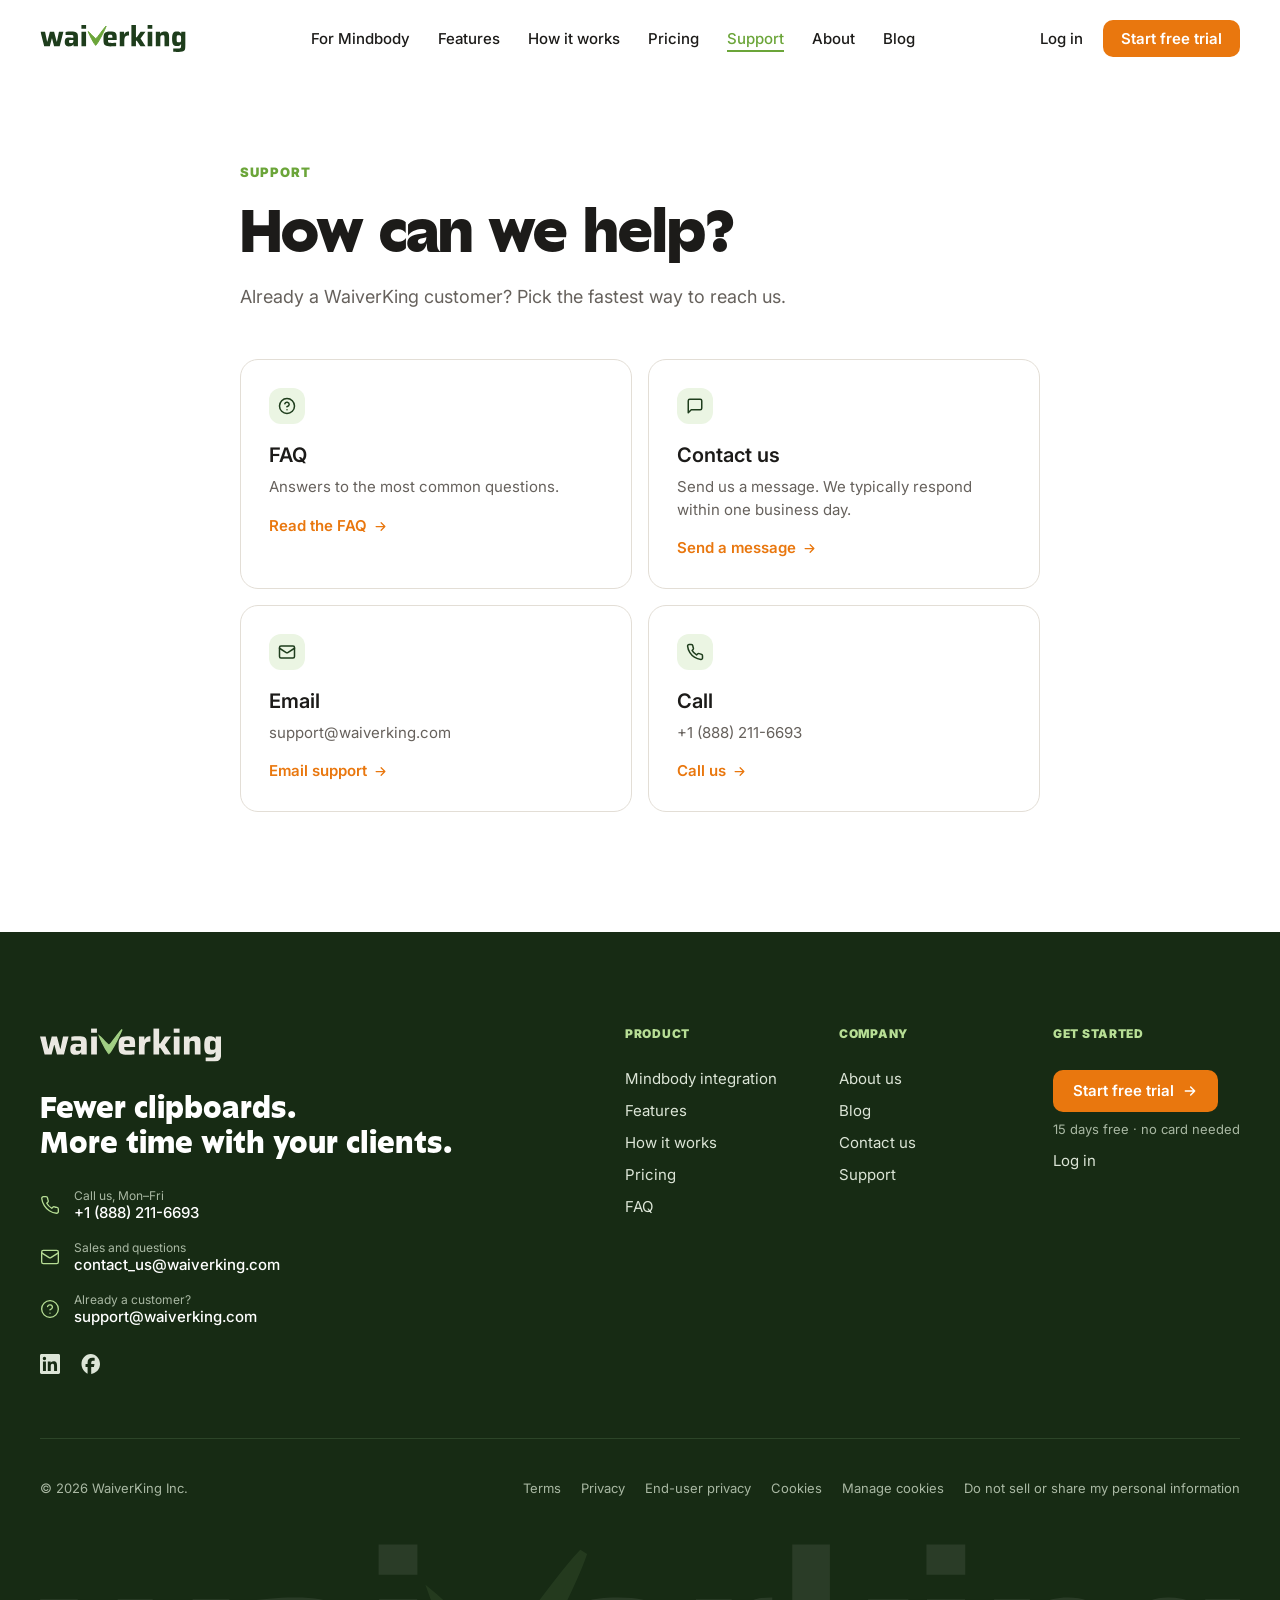
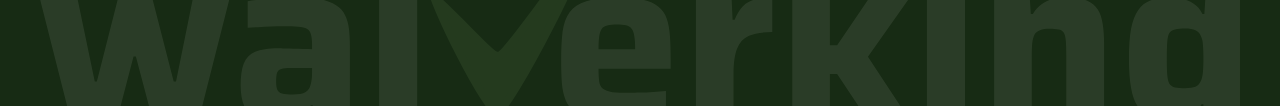
<file: waiverking/support/index.html>
<!doctype html>
<html lang="en">
<head>
<meta charset="utf-8">
<meta name="viewport" content="width=device-width, initial-scale=1, viewport-fit=cover">
<meta name="description" content="Already a WaiverKing customer? Pick the fastest way to reach us.">
<link rel="icon" href="../assets/wk-logo.svg">
<title>Support · WaiverKing</title>
<link rel="preconnect" href="https://fonts.googleapis.com">
<link rel="preconnect" href="https://fonts.gstatic.com" crossorigin>
<link rel="stylesheet" href="https://fonts.googleapis.com/css2?family=Inter:wght@400;500;600;700;800;900&display=swap">
<link rel="stylesheet" href="../assets/site.css">
<link rel="stylesheet" href="../assets/pages.css">
</head>
<body class="sub">

<header class="nav band" id="top">
  <div class="wrap">
    <a class="nav-logo" href="../" aria-label="WaiverKing home"><img src="../assets/wk-logo.svg" alt="WaiverKing" width="146" height="27"></a>
    <nav class="nav-links" aria-label="Main">
      <a href="../mindbody-integration/">For Mindbody</a>
      <a href="../features/">Features</a>
      <a href="../how-it-works/">How it works</a>
      <a href="../pricing/">Pricing</a>
      <a href="../support/" aria-current="page">Support</a>
      <a href="../about/">About</a>
      <a href="../blog/">Blog</a>
    </nav>
    <div class="nav-right">
      <a class="login" href="https://www.waiverking.com/login">Log in</a>
      <a class="btn btn-primary btn-sm" href="../signup/">Start free trial</a>
      <button class="menu-btn" id="menuBtn" type="button" aria-expanded="false" aria-controls="mobileMenu" aria-label="Open menu"><span></span></button>
    </div>
  </div>
  <div class="mobile-menu band" id="mobileMenu" hidden>
    <div class="wrap">
      <a href="../mindbody-integration/">For Mindbody</a>
      <a href="../features/">Features</a>
      <a href="../how-it-works/">How it works</a>
      <a href="../pricing/">Pricing</a>
      <a href="../support/" aria-current="page">Support</a>
      <a href="../about/">About</a>
      <a href="../blog/">Blog</a>
      <a href="https://www.waiverking.com/login">Log in</a>
    </div>
  </div>
</header>

<main>
<section class="phero band narrow">
  <div class="wrap">
    <div class="phero-copy">
      <span class="eyebrow">Support</span>
      <h1 class="display">How can we help?</h1>
      <p class="phero-sub">Already a WaiverKing customer? Pick the fastest way to reach us.</p>
    </div>
  </div>
</section>

<section class="plain band sup">
  <div class="wrap">
    <div class="sgrid">
      <a class="scard" href="../faq/"><span class="itile"><svg class="ic" viewBox="0 0 24 24" fill="none" stroke="currentColor" stroke-width="2" stroke-linecap="round" stroke-linejoin="round" aria-hidden="true"><circle cx="12" cy="12" r="10"/><path d="M9.09 9a3 3 0 0 1 5.83 1c0 2-3 3-3 3"/><path d="M12 17h.01"/></svg></span><h2>FAQ</h2><p>Answers to the most common questions.</p><span class="olink">Read the FAQ <svg class="ic arr" viewBox="0 0 24 24" fill="none" stroke="currentColor" stroke-width="2" stroke-linecap="round" stroke-linejoin="round" aria-hidden="true"><path d="M5 12h14M13 6l6 6-6 6"/></svg></span></a>
      <a class="scard" href="../contact/"><span class="itile"><svg class="ic" viewBox="0 0 24 24" fill="none" stroke="currentColor" stroke-width="2" stroke-linecap="round" stroke-linejoin="round" aria-hidden="true"><path d="M21 15a2 2 0 0 1-2 2H7l-4 4V5a2 2 0 0 1 2-2h14a2 2 0 0 1 2 2z"/></svg></span><h2>Contact us</h2><p>Send us a message. We typically respond within one business day.</p><span class="olink">Send a message <svg class="ic arr" viewBox="0 0 24 24" fill="none" stroke="currentColor" stroke-width="2" stroke-linecap="round" stroke-linejoin="round" aria-hidden="true"><path d="M5 12h14M13 6l6 6-6 6"/></svg></span></a>
      <a class="scard" href="mailto:support@waiverking.com"><span class="itile"><svg class="ic" viewBox="0 0 24 24" fill="none" stroke="currentColor" stroke-width="2" stroke-linecap="round" stroke-linejoin="round" aria-hidden="true"><rect width="20" height="16" x="2" y="4" rx="2"/><path d="m22 7-8.97 5.7a1.94 1.94 0 0 1-2.06 0L2 7"/></svg></span><h2>Email</h2><p>support@waiverking.com</p><span class="olink">Email support <svg class="ic arr" viewBox="0 0 24 24" fill="none" stroke="currentColor" stroke-width="2" stroke-linecap="round" stroke-linejoin="round" aria-hidden="true"><path d="M5 12h14M13 6l6 6-6 6"/></svg></span></a>
      <a class="scard" href="tel:+18882116693"><span class="itile"><svg class="ic" viewBox="0 0 24 24" fill="none" stroke="currentColor" stroke-width="2" stroke-linecap="round" stroke-linejoin="round" aria-hidden="true"><path d="M22 16.92v3a2 2 0 0 1-2.18 2 19.79 19.79 0 0 1-8.63-3.07 19.5 19.5 0 0 1-6-6 19.79 19.79 0 0 1-3.07-8.67A2 2 0 0 1 4.11 2h3a2 2 0 0 1 2 1.72c.13.96.36 1.9.7 2.81a2 2 0 0 1-.45 2.11L8.09 9.91a16 16 0 0 0 6 6l1.27-1.27a2 2 0 0 1 2.11-.45c.91.34 1.85.57 2.81.7A2 2 0 0 1 22 16.92z"/></svg></span><h2>Call</h2><p>+1 (888) 211-6693</p><span class="olink">Call us <svg class="ic arr" viewBox="0 0 24 24" fill="none" stroke="currentColor" stroke-width="2" stroke-linecap="round" stroke-linejoin="round" aria-hidden="true"><path d="M5 12h14M13 6l6 6-6 6"/></svg></span></a>
    </div>
  </div>
</section>

</main>

<footer class="foot2 band">
  <div class="wrap">
    <div class="ftop">
      <div class="fbrand">
        <img src="../assets/wk-logo-white.svg" alt="WaiverKing" width="181" height="34">
        <p>Fewer clipboards.<br>More time with your clients.</p>
        <ul class="fcontacts">
          <li><svg class="ic" viewBox="0 0 24 24" fill="none" stroke="currentColor" stroke-width="1.6" stroke-linecap="round" stroke-linejoin="round" aria-hidden="true"><path d="M22 16.92v3a2 2 0 0 1-2.18 2 19.79 19.79 0 0 1-8.63-3.07 19.5 19.5 0 0 1-6-6 19.79 19.79 0 0 1-3.07-8.67A2 2 0 0 1 4.11 2h3a2 2 0 0 1 2 1.72c.13.96.36 1.9.7 2.81a2 2 0 0 1-.45 2.11L8.09 9.91a16 16 0 0 0 6 6l1.27-1.27a2 2 0 0 1 2.11-.45c.91.34 1.85.57 2.81.7A2 2 0 0 1 22 16.92z"/></svg><span><small>Call us, Mon–Fri</small><a href="tel:+18882116693">+1 (888) 211-6693</a></span></li>
          <li><svg class="ic" viewBox="0 0 24 24" fill="none" stroke="currentColor" stroke-width="1.6" stroke-linecap="round" stroke-linejoin="round" aria-hidden="true"><rect x="2" y="4" width="20" height="16" rx="2"/><path d="M22 7l-8.97 5.7a1.94 1.94 0 0 1-2.06 0L2 7"/></svg><span><small>Sales and questions</small><a href="mailto:contact_us@waiverking.com">contact_us@waiverking.com</a></span></li>
          <li><svg class="ic" viewBox="0 0 24 24" fill="none" stroke="currentColor" stroke-width="1.6" stroke-linecap="round" stroke-linejoin="round" aria-hidden="true"><circle cx="12" cy="12" r="10"/><path d="M9.09 9a3 3 0 0 1 5.83 1c0 2-3 3-3 3M12 17h.01"/></svg><span><small>Already a customer?</small><a href="mailto:support@waiverking.com">support@waiverking.com</a></span></li>
        </ul>
        <div class="fsocial"><a href="https://www.linkedin.com/" aria-label="WaiverKing on LinkedIn"><svg class="ic" viewBox="0 0 24 24" fill="currentColor" aria-hidden="true"><path d="M20.45 20.45h-3.56v-5.57c0-1.33-.02-3.04-1.85-3.04-1.85 0-2.14 1.45-2.14 2.94v5.67H9.35V9h3.41v1.56h.05c.48-.9 1.64-1.85 3.37-1.85 3.6 0 4.27 2.37 4.27 5.46v6.28zM5.34 7.43a2.06 2.06 0 1 1 0-4.12 2.06 2.06 0 0 1 0 4.12zM7.12 20.45H3.56V9h3.56v11.45zM22.22 0H1.77C.79 0 0 .77 0 1.73v20.54C0 23.23.79 24 1.77 24h20.45c.98 0 1.78-.77 1.78-1.73V1.73C24 .77 23.2 0 22.22 0z"/></svg></a><a href="https://www.facebook.com/" aria-label="WaiverKing on Facebook"><svg class="ic" viewBox="0 0 24 24" fill="currentColor" aria-hidden="true"><path d="M9.1 23.69v-7.98H6.63v-3.67H9.1v-1.58c0-4.09 1.85-5.98 5.86-5.98.4 0 .96.04 1.47.1.39.04.77.11 1.14.2v3.32a8.6 8.6 0 0 0-.65-.03c-.27-.01-.52-.01-.73-.01-.71 0-1.26.1-1.68.31-.28.14-.52.36-.68.62-.26.42-.37 1-.37 1.75v1.3h3.92l-.39 2.1-.29 1.56h-3.25v8.25C19.4 23.24 24 18.18 24 12.04 24 5.42 19.03.04 12.89.04 6.76.04 1.79 5.42 1.79 12.04c0 5.17 3.16 9.58 7.31 11.65z"/></svg></a></div>
      </div>
      <div class="fcols">
        <nav class="fcol" aria-label="Product"><h4>Product</h4><a href="../mindbody-integration/">Mindbody integration</a><a href="../features/">Features</a><a href="../how-it-works/">How it works</a><a href="../pricing/">Pricing</a><a href="../faq/">FAQ</a></nav>
        <nav class="fcol" aria-label="Company"><h4>Company</h4><a href="../about/">About us</a><a href="../blog/">Blog</a><a href="../contact/">Contact us</a><a href="../support/">Support</a></nav>
        <div class="fcol start"><h4>Get started</h4><a class="btn btn-primary" href="../signup/">Start free trial <svg class="ic" viewBox="0 0 24 24" fill="none" stroke="currentColor" stroke-width="2.2" stroke-linecap="round" stroke-linejoin="round" aria-hidden="true"><path d="M5 12h14M13 6l6 6-6 6"/></svg></a><small>15 days free · no card needed</small><a href="https://www.waiverking.com/login">Log in</a></div>
      </div>
    </div>
    <div class="flegal">
      <span>© 2026 WaiverKing Inc.</span>
      <nav aria-label="Legal"><a href="https://www.waiverking.com/terms">Terms</a><a href="https://www.waiverking.com/privacy">Privacy</a><a href="https://www.waiverking.com/end-user-privacy">End-user privacy</a><a href="https://www.waiverking.com/cookies">Cookies</a><a href="#" data-cookies>Manage cookies</a><a href="https://www.waiverking.com/do-not-sell">Do not sell or share my personal information</a></nav>
    </div>
    <div class="fmark" data-anim data-anim-t aria-hidden="true"><img src="../assets/wk-logo-white.svg" alt=""></div>
  </div>
</footer>

<script src="../assets/site.js"></script>
</body>
</html>
</file>
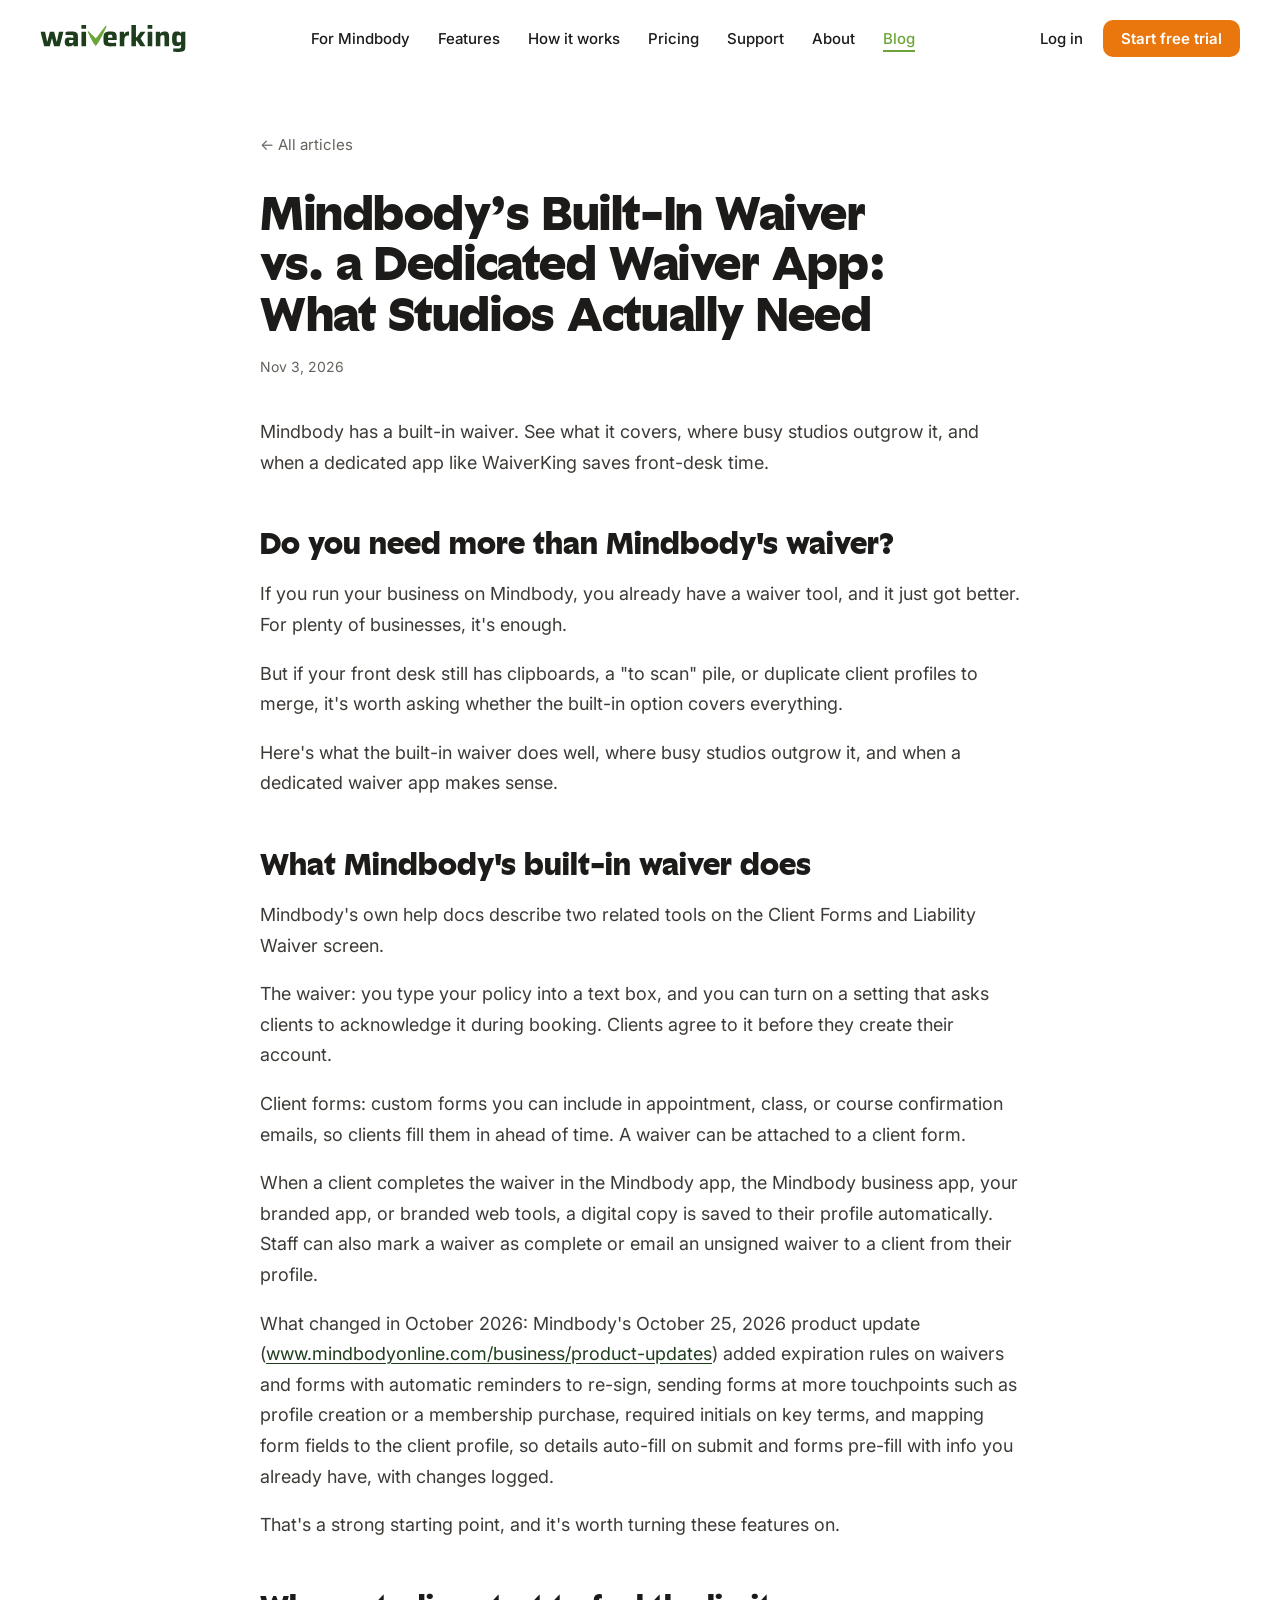
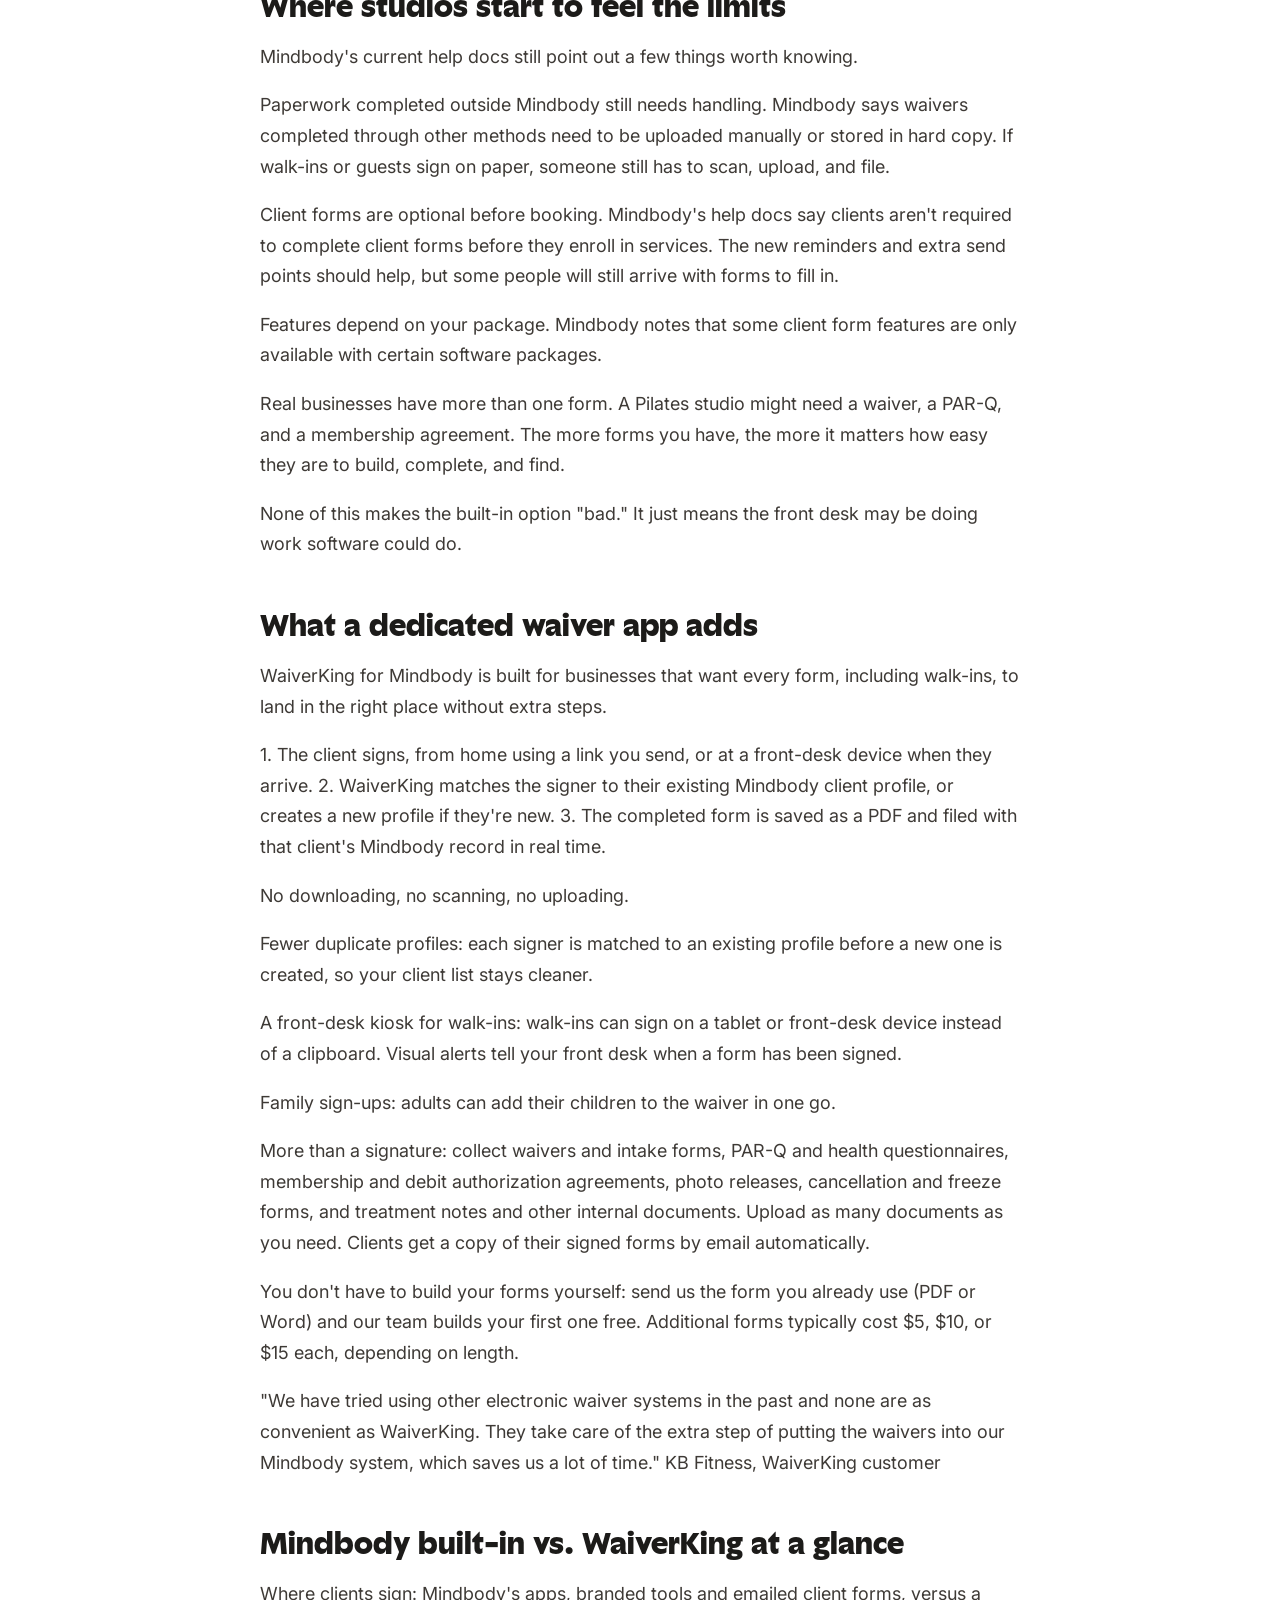
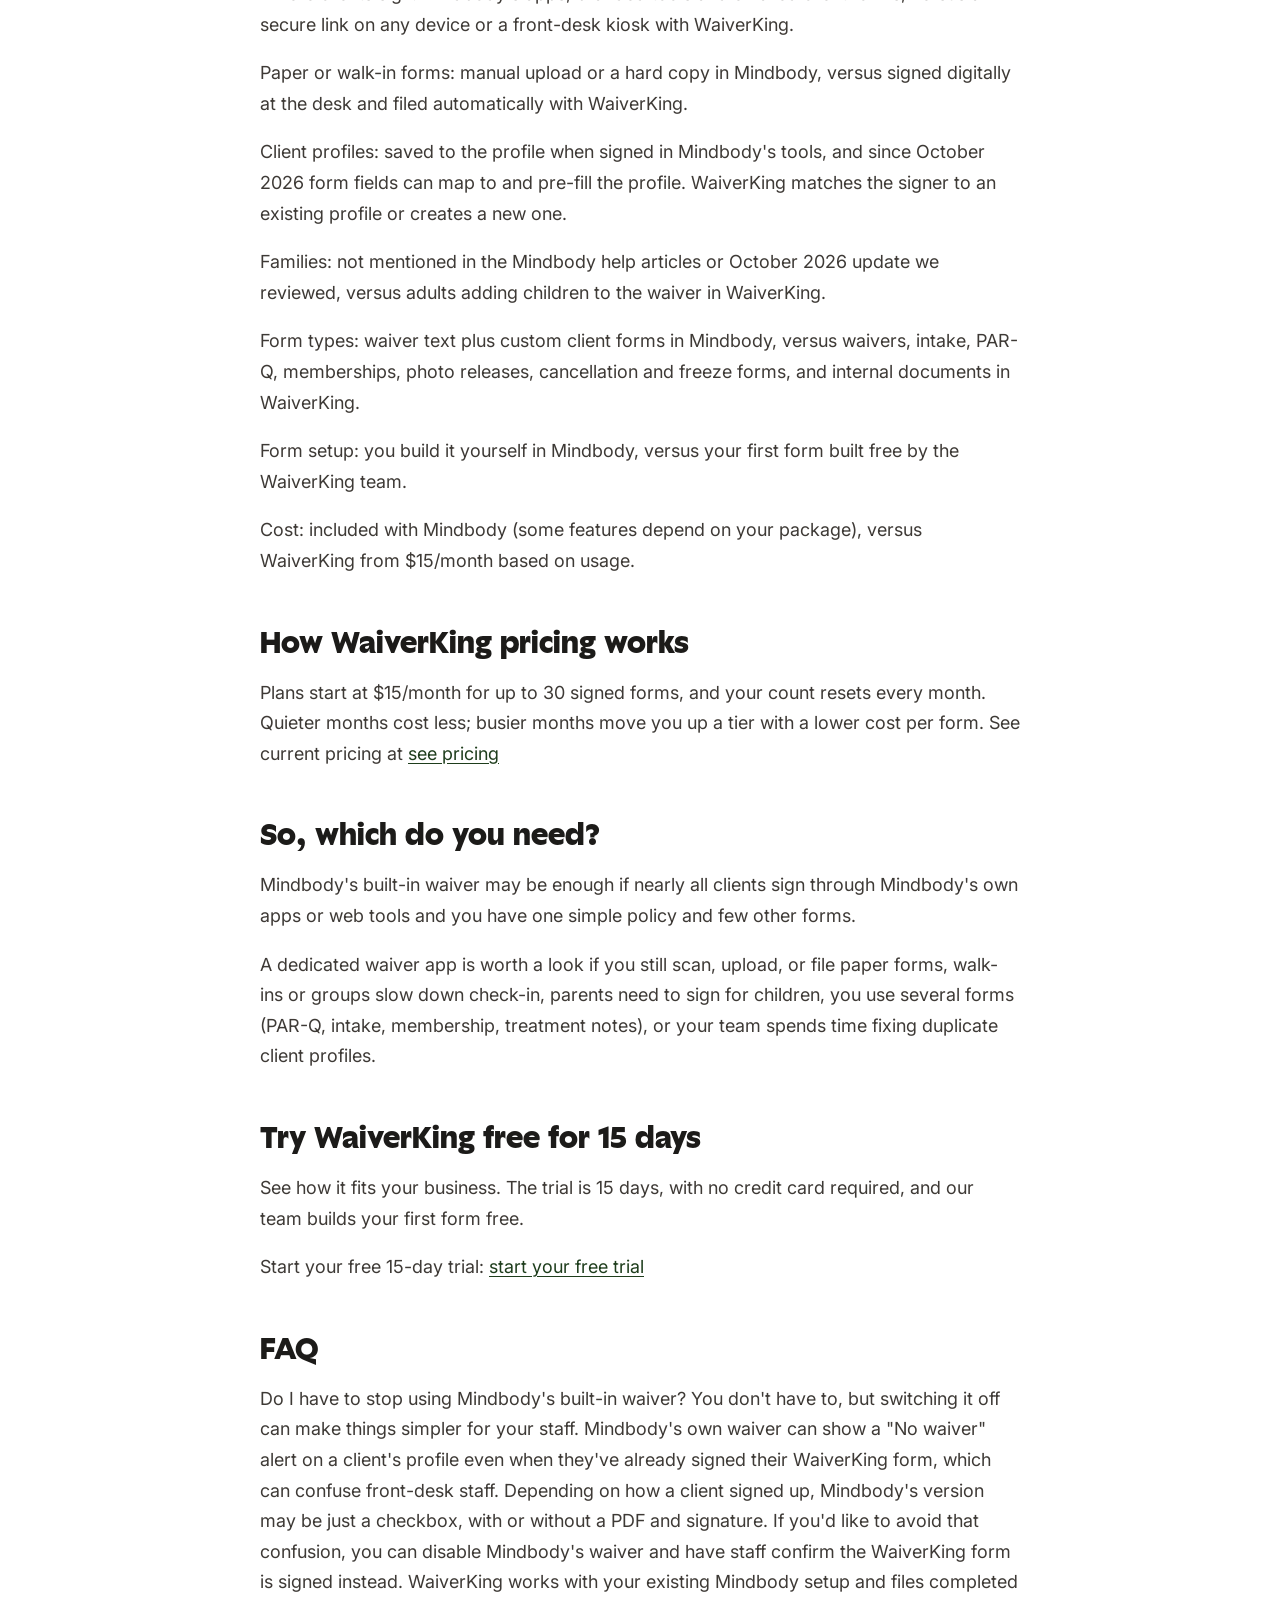
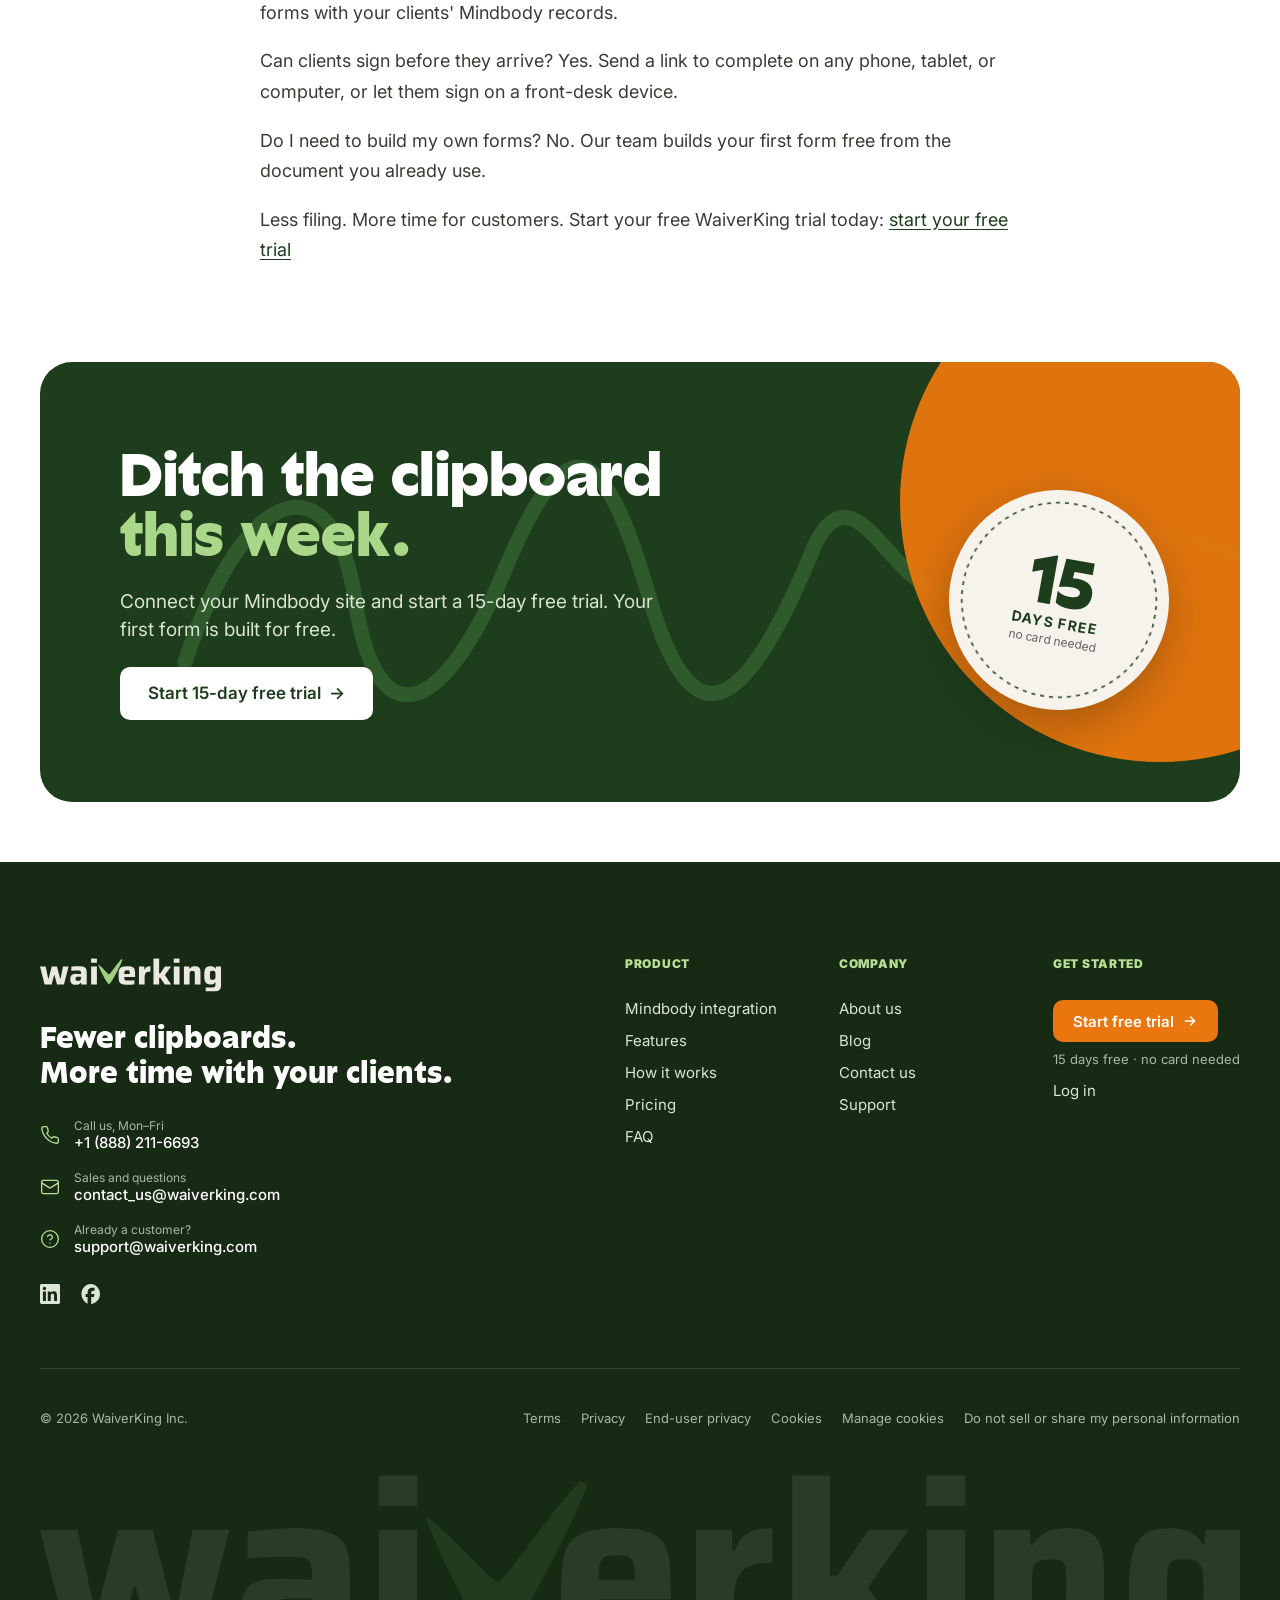
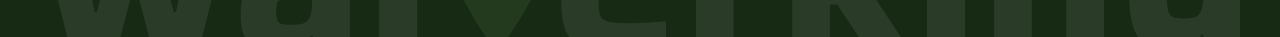
<file: waiverking/blog/mindbody-built-in-waiver-vs-dedicated-waiver-app/index.html>
<!doctype html>
<html lang="en">
<head>
<meta charset="utf-8">
<meta name="viewport" content="width=device-width, initial-scale=1, viewport-fit=cover">
<meta name="description" content="What Mindbody’s built-in waiver covers, and when a dedicated waiver app saves your front desk time.">
<link rel="icon" href="../../assets/wk-logo.svg">
<title>Mindbody’s Built-In Waiver vs. a Dedicated Waiver App · WaiverKing</title>
<link rel="preconnect" href="https://fonts.googleapis.com">
<link rel="preconnect" href="https://fonts.gstatic.com" crossorigin>
<link rel="stylesheet" href="https://fonts.googleapis.com/css2?family=Inter:wght@400;500;600;700;800;900&display=swap">
<link rel="stylesheet" href="../../assets/site.css">
<link rel="stylesheet" href="../../assets/pages.css">
</head>
<body class="sub">

<header class="nav band" id="top">
  <div class="wrap">
    <a class="nav-logo" href="../../" aria-label="WaiverKing home"><img src="../../assets/wk-logo.svg" alt="WaiverKing" width="146" height="27"></a>
    <nav class="nav-links" aria-label="Main">
      <a href="../../mindbody-integration/">For Mindbody</a>
      <a href="../../features/">Features</a>
      <a href="../../how-it-works/">How it works</a>
      <a href="../../pricing/">Pricing</a>
      <a href="../../support/">Support</a>
      <a href="../../about/">About</a>
      <a href="../../blog/" aria-current="page">Blog</a>
    </nav>
    <div class="nav-right">
      <a class="login" href="https://www.waiverking.com/login">Log in</a>
      <a class="btn btn-primary btn-sm" href="../../signup/">Start free trial</a>
      <button class="menu-btn" id="menuBtn" type="button" aria-expanded="false" aria-controls="mobileMenu" aria-label="Open menu"><span></span></button>
    </div>
  </div>
  <div class="mobile-menu band" id="mobileMenu" hidden>
    <div class="wrap">
      <a href="../../mindbody-integration/">For Mindbody</a>
      <a href="../../features/">Features</a>
      <a href="../../how-it-works/">How it works</a>
      <a href="../../pricing/">Pricing</a>
      <a href="../../support/">Support</a>
      <a href="../../about/">About</a>
      <a href="../../blog/" aria-current="page">Blog</a>
      <a href="https://www.waiverking.com/login">Log in</a>
    </div>
  </div>
</header>

<main>
<article class="post band">
  <div class="wrap">
    <a class="back" href="../../blog/">← All articles</a>
    <h1 class="display">Mindbody’s Built-In Waiver vs. a Dedicated Waiver App: What Studios Actually Need</h1>
    <time datetime="2026-11-03">Nov 3, 2026</time>
    <div class="prose">
<p>Mindbody has a built-in waiver. See what it covers, where busy studios outgrow it, and when a dedicated app like WaiverKing saves front-desk time.</p>
<h2>Do you need more than Mindbody&#39;s waiver?</h2>
<p>If you run your business on Mindbody, you already have a waiver tool, and it just got better. For plenty of businesses, it&#39;s enough.</p>
<p>But if your front desk still has clipboards, a &quot;to scan&quot; pile, or duplicate client profiles to merge, it&#39;s worth asking whether the built-in option covers everything.</p>
<p>Here&#39;s what the built-in waiver does well, where busy studios outgrow it, and when a dedicated waiver app makes sense.</p>
<h2>What Mindbody&#39;s built-in waiver does</h2>
<p>Mindbody&#39;s own help docs describe two related tools on the Client Forms and Liability Waiver screen.</p>
<p>The waiver: you type your policy into a text box, and you can turn on a setting that asks clients to acknowledge it during booking. Clients agree to it before they create their account.</p>
<p>Client forms: custom forms you can include in appointment, class, or course confirmation emails, so clients fill them in ahead of time. A waiver can be attached to a client form.</p>
<p>When a client completes the waiver in the Mindbody app, the Mindbody business app, your branded app, or branded web tools, a digital copy is saved to their profile automatically. Staff can also mark a waiver as complete or email an unsigned waiver to a client from their profile.</p>
<p>What changed in October 2026: Mindbody&#39;s October 25, 2026 product update (<a href="https://www.mindbodyonline.com/business/product-updates">www.mindbodyonline.com/business/product-updates</a>) added expiration rules on waivers and forms with automatic reminders to re-sign, sending forms at more touchpoints such as profile creation or a membership purchase, required initials on key terms, and mapping form fields to the client profile, so details auto-fill on submit and forms pre-fill with info you already have, with changes logged.</p>
<p>That&#39;s a strong starting point, and it&#39;s worth turning these features on.</p>
<h2>Where studios start to feel the limits</h2>
<p>Mindbody&#39;s current help docs still point out a few things worth knowing.</p>
<p>Paperwork completed outside Mindbody still needs handling. Mindbody says waivers completed through other methods need to be uploaded manually or stored in hard copy. If walk-ins or guests sign on paper, someone still has to scan, upload, and file.</p>
<p>Client forms are optional before booking. Mindbody&#39;s help docs say clients aren&#39;t required to complete client forms before they enroll in services. The new reminders and extra send points should help, but some people will still arrive with forms to fill in.</p>
<p>Features depend on your package. Mindbody notes that some client form features are only available with certain software packages.</p>
<p>Real businesses have more than one form. A Pilates studio might need a waiver, a PAR-Q, and a membership agreement. The more forms you have, the more it matters how easy they are to build, complete, and find.</p>
<p>None of this makes the built-in option &quot;bad.&quot; It just means the front desk may be doing work software could do.</p>
<h2>What a dedicated waiver app adds</h2>
<p>WaiverKing for Mindbody is built for businesses that want every form, including walk-ins, to land in the right place without extra steps.</p>
<p>1. The client signs, from home using a link you send, or at a front-desk device when they arrive. 2. WaiverKing matches the signer to their existing Mindbody client profile, or creates a new profile if they&#39;re new. 3. The completed form is saved as a PDF and filed with that client&#39;s Mindbody record in real time.</p>
<p>No downloading, no scanning, no uploading.</p>
<p>Fewer duplicate profiles: each signer is matched to an existing profile before a new one is created, so your client list stays cleaner.</p>
<p>A front-desk kiosk for walk-ins: walk-ins can sign on a tablet or front-desk device instead of a clipboard. Visual alerts tell your front desk when a form has been signed.</p>
<p>Family sign-ups: adults can add their children to the waiver in one go.</p>
<p>More than a signature: collect waivers and intake forms, PAR-Q and health questionnaires, membership and debit authorization agreements, photo releases, cancellation and freeze forms, and treatment notes and other internal documents. Upload as many documents as you need. Clients get a copy of their signed forms by email automatically.</p>
<p>You don&#39;t have to build your forms yourself: send us the form you already use (PDF or Word) and our team builds your first one free. Additional forms typically cost $5, $10, or $15 each, depending on length.</p>
<p>&quot;We have tried using other electronic waiver systems in the past and none are as convenient as WaiverKing. They take care of the extra step of putting the waivers into our Mindbody system, which saves us a lot of time.&quot; KB Fitness, WaiverKing customer</p>
<h2>Mindbody built-in vs. WaiverKing at a glance</h2>
<p>Where clients sign: Mindbody&#39;s apps, branded tools and emailed client forms, versus a secure link on any device or a front-desk kiosk with WaiverKing.</p>
<p>Paper or walk-in forms: manual upload or a hard copy in Mindbody, versus signed digitally at the desk and filed automatically with WaiverKing.</p>
<p>Client profiles: saved to the profile when signed in Mindbody&#39;s tools, and since October 2026 form fields can map to and pre-fill the profile. WaiverKing matches the signer to an existing profile or creates a new one.</p>
<p>Families: not mentioned in the Mindbody help articles or October 2026 update we reviewed, versus adults adding children to the waiver in WaiverKing.</p>
<p>Form types: waiver text plus custom client forms in Mindbody, versus waivers, intake, PAR-Q, memberships, photo releases, cancellation and freeze forms, and internal documents in WaiverKing.</p>
<p>Form setup: you build it yourself in Mindbody, versus your first form built free by the WaiverKing team.</p>
<p>Cost: included with Mindbody (some features depend on your package), versus WaiverKing from $15/month based on usage.</p>
<h2>How WaiverKing pricing works</h2>
<p>Plans start at $15/month for up to 30 signed forms, and your count resets every month. Quieter months cost less; busier months move you up a tier with a lower cost per form. See current pricing at <a href="../../pricing/">see pricing</a></p>
<h2>So, which do you need?</h2>
<p>Mindbody&#39;s built-in waiver may be enough if nearly all clients sign through Mindbody&#39;s own apps or web tools and you have one simple policy and few other forms.</p>
<p>A dedicated waiver app is worth a look if you still scan, upload, or file paper forms, walk-ins or groups slow down check-in, parents need to sign for children, you use several forms (PAR-Q, intake, membership, treatment notes), or your team spends time fixing duplicate client profiles.</p>
<h2>Try WaiverKing free for 15 days</h2>
<p>See how it fits your business. The trial is 15 days, with no credit card required, and our team builds your first form free.</p>
<p>Start your free 15-day trial: <a href="../../signup/">start your free trial</a></p>
<h2>FAQ</h2>
<p>Do I have to stop using Mindbody&#39;s built-in waiver? You don&#39;t have to, but switching it off can make things simpler for your staff. Mindbody&#39;s own waiver can show a &quot;No waiver&quot; alert on a client&#39;s profile even when they&#39;ve already signed their WaiverKing form, which can confuse front-desk staff. Depending on how a client signed up, Mindbody&#39;s version may be just a checkbox, with or without a PDF and signature. If you&#39;d like to avoid that confusion, you can disable Mindbody&#39;s waiver and have staff confirm the WaiverKing form is signed instead. WaiverKing works with your existing Mindbody setup and files completed forms with your clients&#39; Mindbody records.</p>
<p>Can clients sign before they arrive? Yes. Send a link to complete on any phone, tablet, or computer, or let them sign on a front-desk device.</p>
<p>Do I need to build my own forms? No. Our team builds your first form free from the document you already use.</p>
<p>Less filing. More time for customers. Start your free WaiverKing trial today: <a href="../../signup/">start your free trial</a></p>
    </div>
  </div>
</article>
<!-- Final CTA -->
<section class="cta band">
  <div class="wrap">
    <div class="cta-card" data-anim>
      <svg class="cta-stroke" viewBox="0 0 1100 330" fill="none" preserveAspectRatio="none" aria-hidden="true"><path pathLength="1" d="M25 240C87.5 52.5 175 40 195 177.5C215 315 280 302.5 345 147.5C410 -7.5 445 22.5 490 177.5C535 332.5 590 282.5 655 122.5C700 32.5 740 197.5 805 167.5C870 137.5 930 77.5 1075 132.5" stroke-width="15" stroke-linecap="round" stroke-linejoin="round" stroke="#2F5A2B"/></svg>
      <img class="cta-blob" src="../../assets/cta-blob.svg" alt="">
      <div class="cta-copy">
        <h2>Ditch the clipboard <span>this week.</span></h2>
        <p>Connect your Mindbody site and start a 15-day free trial. Your first form is built for free.</p>
        <div class="cta-actions">
          <a class="btn btn-white" href="../../signup/">Start 15-day free trial&nbsp; →</a>
        </div>
      </div>
      <div class="badge" aria-label="15 days free, no card needed">
        <img src="../../assets/badge-ring.png" alt="">
        <div class="badge-txt"><b>15</b><span>DAYS FREE</span><small>no card needed</small></div>
      </div>
    </div>
  </div>
</section>
</main>

<footer class="foot2 band">
  <div class="wrap">
    <div class="ftop">
      <div class="fbrand">
        <img src="../../assets/wk-logo-white.svg" alt="WaiverKing" width="181" height="34">
        <p>Fewer clipboards.<br>More time with your clients.</p>
        <ul class="fcontacts">
          <li><svg class="ic" viewBox="0 0 24 24" fill="none" stroke="currentColor" stroke-width="1.6" stroke-linecap="round" stroke-linejoin="round" aria-hidden="true"><path d="M22 16.92v3a2 2 0 0 1-2.18 2 19.79 19.79 0 0 1-8.63-3.07 19.5 19.5 0 0 1-6-6 19.79 19.79 0 0 1-3.07-8.67A2 2 0 0 1 4.11 2h3a2 2 0 0 1 2 1.72c.13.96.36 1.9.7 2.81a2 2 0 0 1-.45 2.11L8.09 9.91a16 16 0 0 0 6 6l1.27-1.27a2 2 0 0 1 2.11-.45c.91.34 1.85.57 2.81.7A2 2 0 0 1 22 16.92z"/></svg><span><small>Call us, Mon–Fri</small><a href="tel:+18882116693">+1 (888) 211-6693</a></span></li>
          <li><svg class="ic" viewBox="0 0 24 24" fill="none" stroke="currentColor" stroke-width="1.6" stroke-linecap="round" stroke-linejoin="round" aria-hidden="true"><rect x="2" y="4" width="20" height="16" rx="2"/><path d="M22 7l-8.97 5.7a1.94 1.94 0 0 1-2.06 0L2 7"/></svg><span><small>Sales and questions</small><a href="mailto:contact_us@waiverking.com">contact_us@waiverking.com</a></span></li>
          <li><svg class="ic" viewBox="0 0 24 24" fill="none" stroke="currentColor" stroke-width="1.6" stroke-linecap="round" stroke-linejoin="round" aria-hidden="true"><circle cx="12" cy="12" r="10"/><path d="M9.09 9a3 3 0 0 1 5.83 1c0 2-3 3-3 3M12 17h.01"/></svg><span><small>Already a customer?</small><a href="mailto:support@waiverking.com">support@waiverking.com</a></span></li>
        </ul>
        <div class="fsocial"><a href="https://www.linkedin.com/" aria-label="WaiverKing on LinkedIn"><svg class="ic" viewBox="0 0 24 24" fill="currentColor" aria-hidden="true"><path d="M20.45 20.45h-3.56v-5.57c0-1.33-.02-3.04-1.85-3.04-1.85 0-2.14 1.45-2.14 2.94v5.67H9.35V9h3.41v1.56h.05c.48-.9 1.64-1.85 3.37-1.85 3.6 0 4.27 2.37 4.27 5.46v6.28zM5.34 7.43a2.06 2.06 0 1 1 0-4.12 2.06 2.06 0 0 1 0 4.12zM7.12 20.45H3.56V9h3.56v11.45zM22.22 0H1.77C.79 0 0 .77 0 1.73v20.54C0 23.23.79 24 1.77 24h20.45c.98 0 1.78-.77 1.78-1.73V1.73C24 .77 23.2 0 22.22 0z"/></svg></a><a href="https://www.facebook.com/" aria-label="WaiverKing on Facebook"><svg class="ic" viewBox="0 0 24 24" fill="currentColor" aria-hidden="true"><path d="M9.1 23.69v-7.98H6.63v-3.67H9.1v-1.58c0-4.09 1.85-5.98 5.86-5.98.4 0 .96.04 1.47.1.39.04.77.11 1.14.2v3.32a8.6 8.6 0 0 0-.65-.03c-.27-.01-.52-.01-.73-.01-.71 0-1.26.1-1.68.31-.28.14-.52.36-.68.62-.26.42-.37 1-.37 1.75v1.3h3.92l-.39 2.1-.29 1.56h-3.25v8.25C19.4 23.24 24 18.18 24 12.04 24 5.42 19.03.04 12.89.04 6.76.04 1.79 5.42 1.79 12.04c0 5.17 3.16 9.58 7.31 11.65z"/></svg></a></div>
      </div>
      <div class="fcols">
        <nav class="fcol" aria-label="Product"><h4>Product</h4><a href="../../mindbody-integration/">Mindbody integration</a><a href="../../features/">Features</a><a href="../../how-it-works/">How it works</a><a href="../../pricing/">Pricing</a><a href="../../faq/">FAQ</a></nav>
        <nav class="fcol" aria-label="Company"><h4>Company</h4><a href="../../about/">About us</a><a href="../../blog/">Blog</a><a href="../../contact/">Contact us</a><a href="../../support/">Support</a></nav>
        <div class="fcol start"><h4>Get started</h4><a class="btn btn-primary" href="../../signup/">Start free trial <svg class="ic" viewBox="0 0 24 24" fill="none" stroke="currentColor" stroke-width="2.2" stroke-linecap="round" stroke-linejoin="round" aria-hidden="true"><path d="M5 12h14M13 6l6 6-6 6"/></svg></a><small>15 days free · no card needed</small><a href="https://www.waiverking.com/login">Log in</a></div>
      </div>
    </div>
    <div class="flegal">
      <span>© 2026 WaiverKing Inc.</span>
      <nav aria-label="Legal"><a href="https://www.waiverking.com/terms">Terms</a><a href="https://www.waiverking.com/privacy">Privacy</a><a href="https://www.waiverking.com/end-user-privacy">End-user privacy</a><a href="https://www.waiverking.com/cookies">Cookies</a><a href="#" data-cookies>Manage cookies</a><a href="https://www.waiverking.com/do-not-sell">Do not sell or share my personal information</a></nav>
    </div>
    <div class="fmark" data-anim data-anim-t aria-hidden="true"><img src="../../assets/wk-logo-white.svg" alt=""></div>
  </div>
</footer>

<script src="../../assets/site.js"></script>
</body>
</html>
</file>
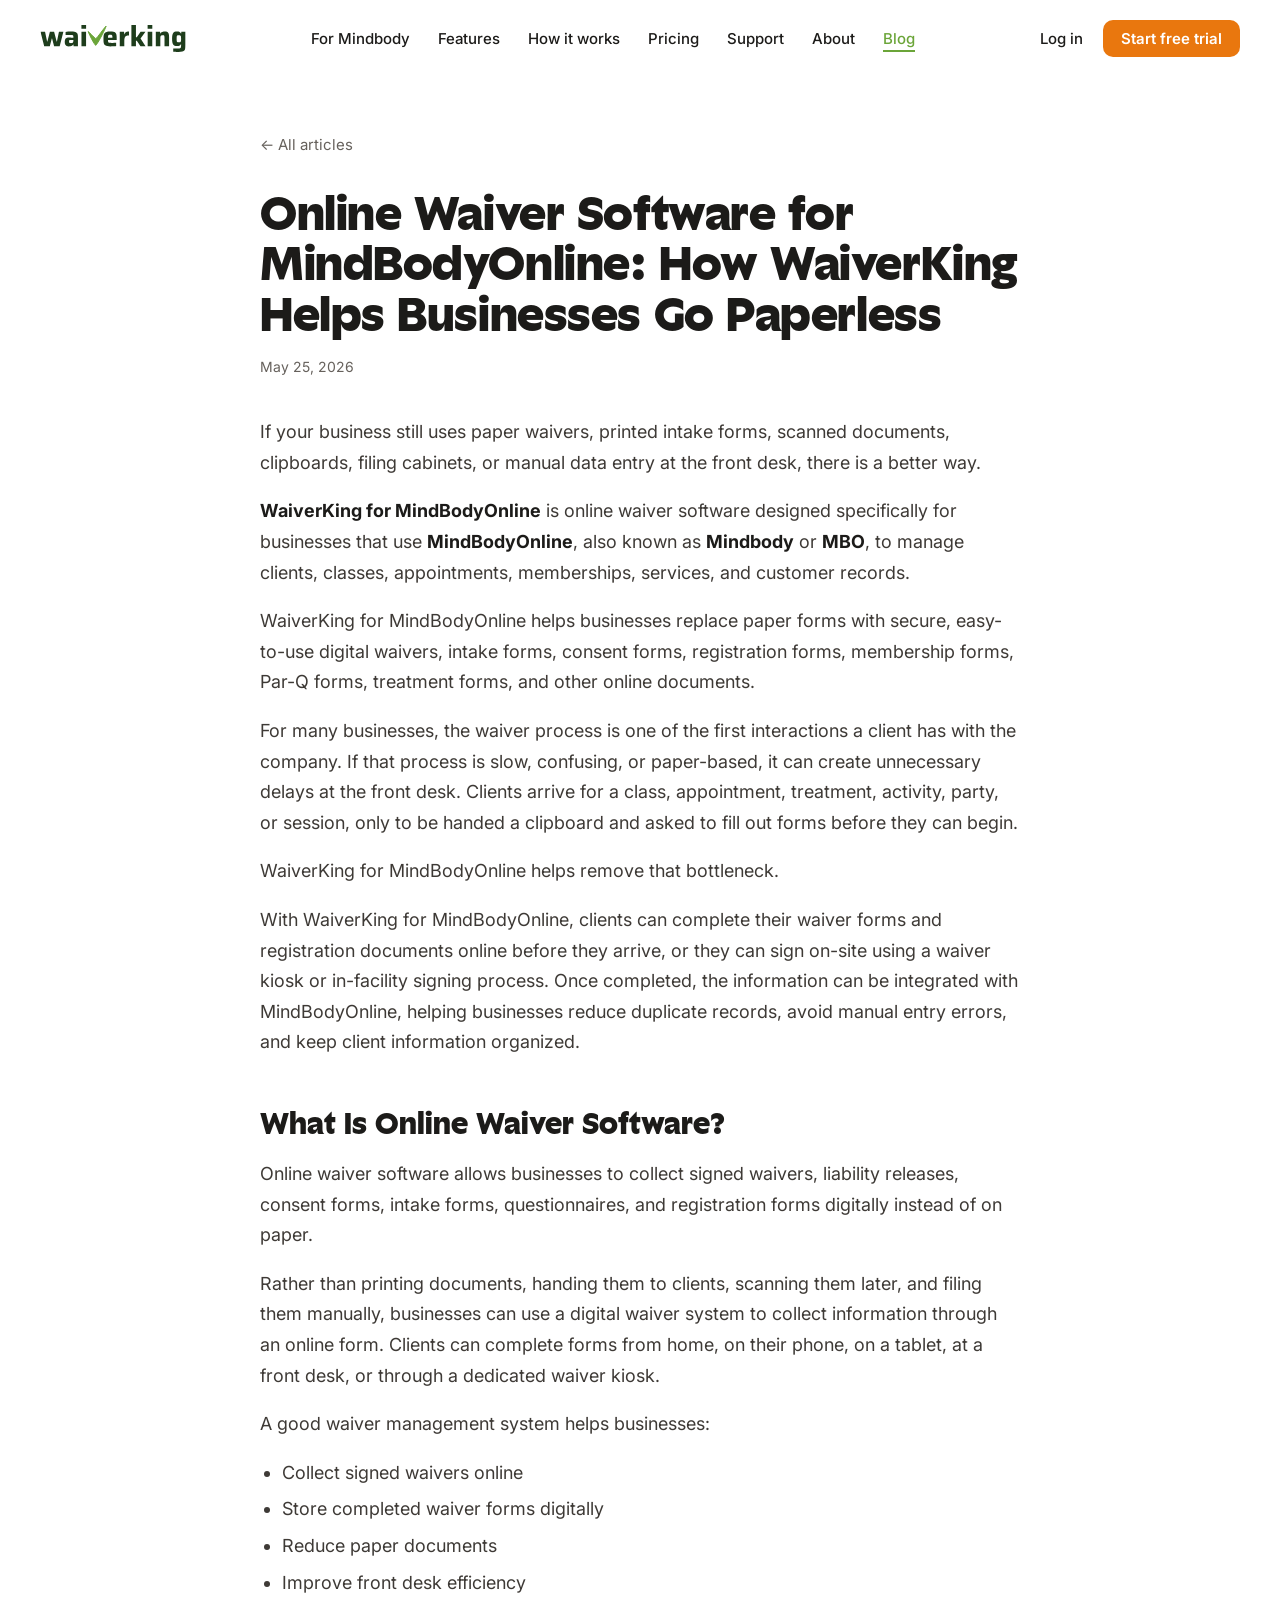
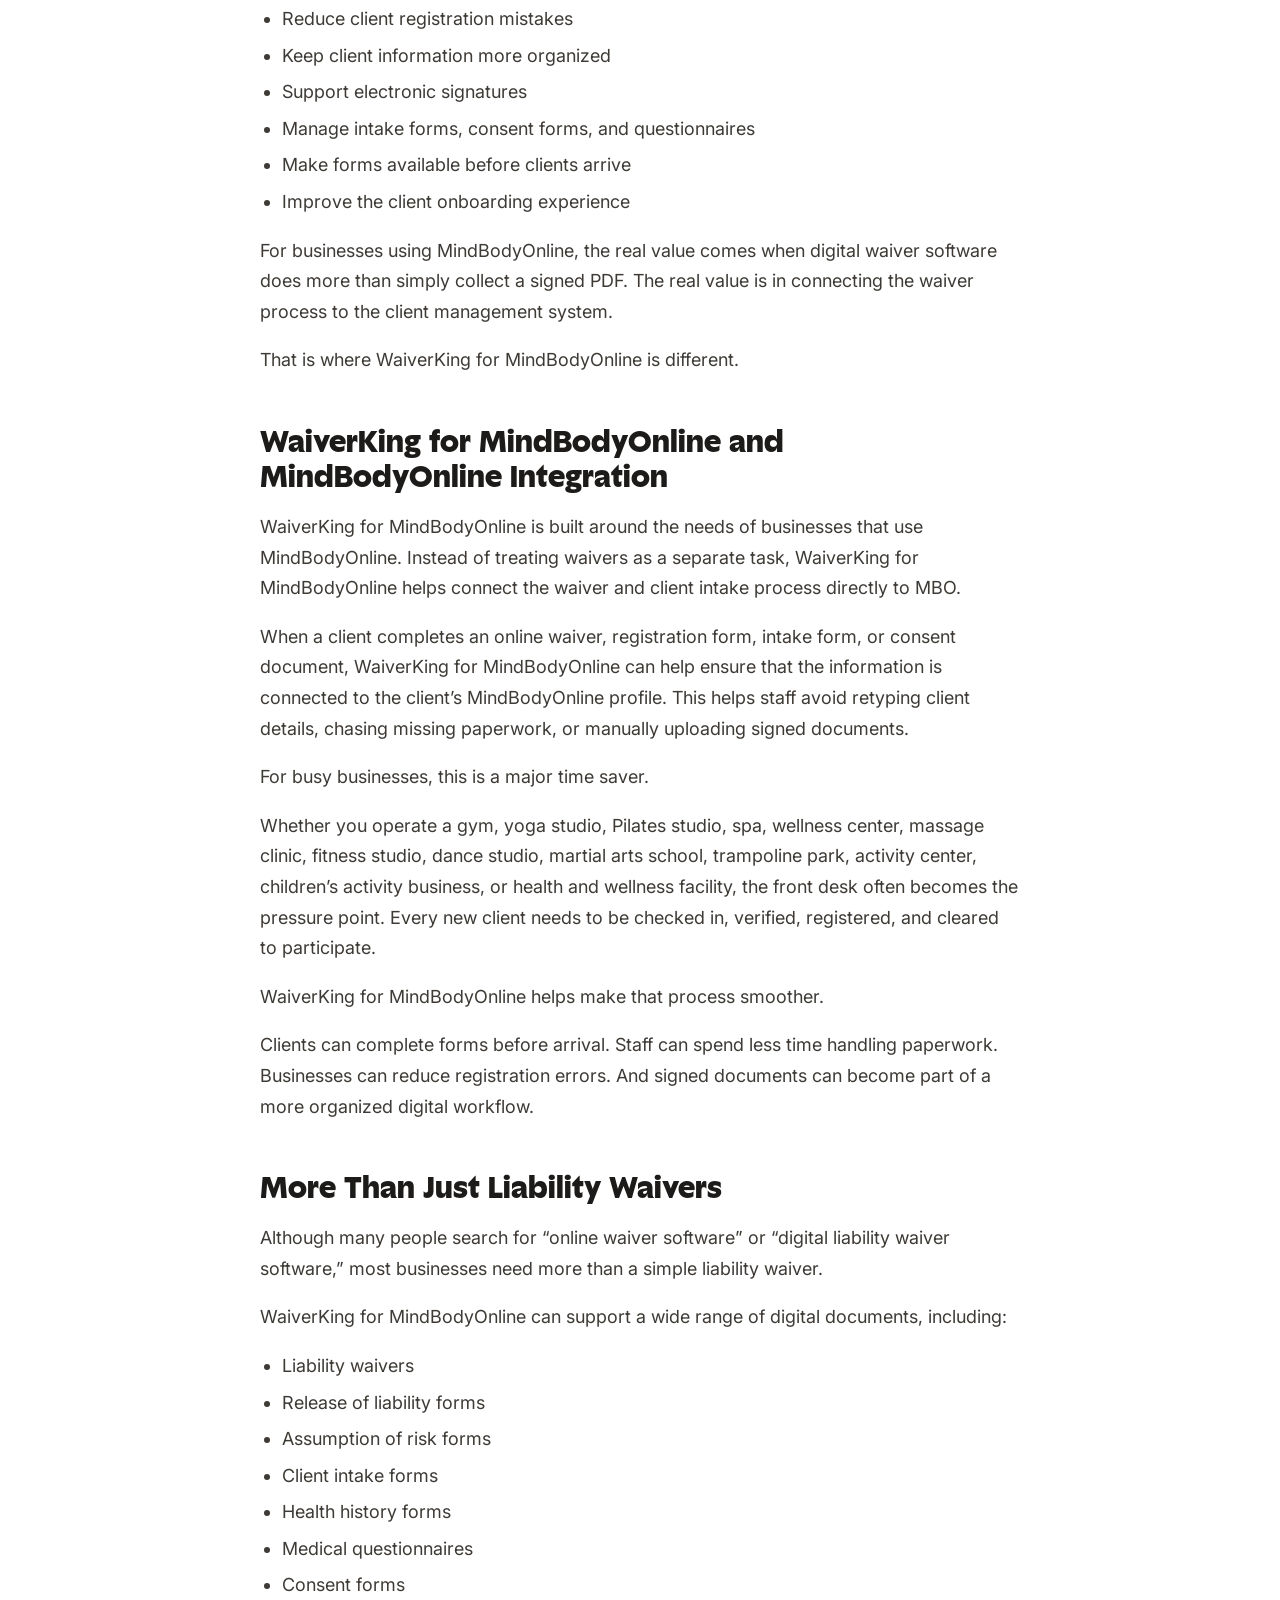
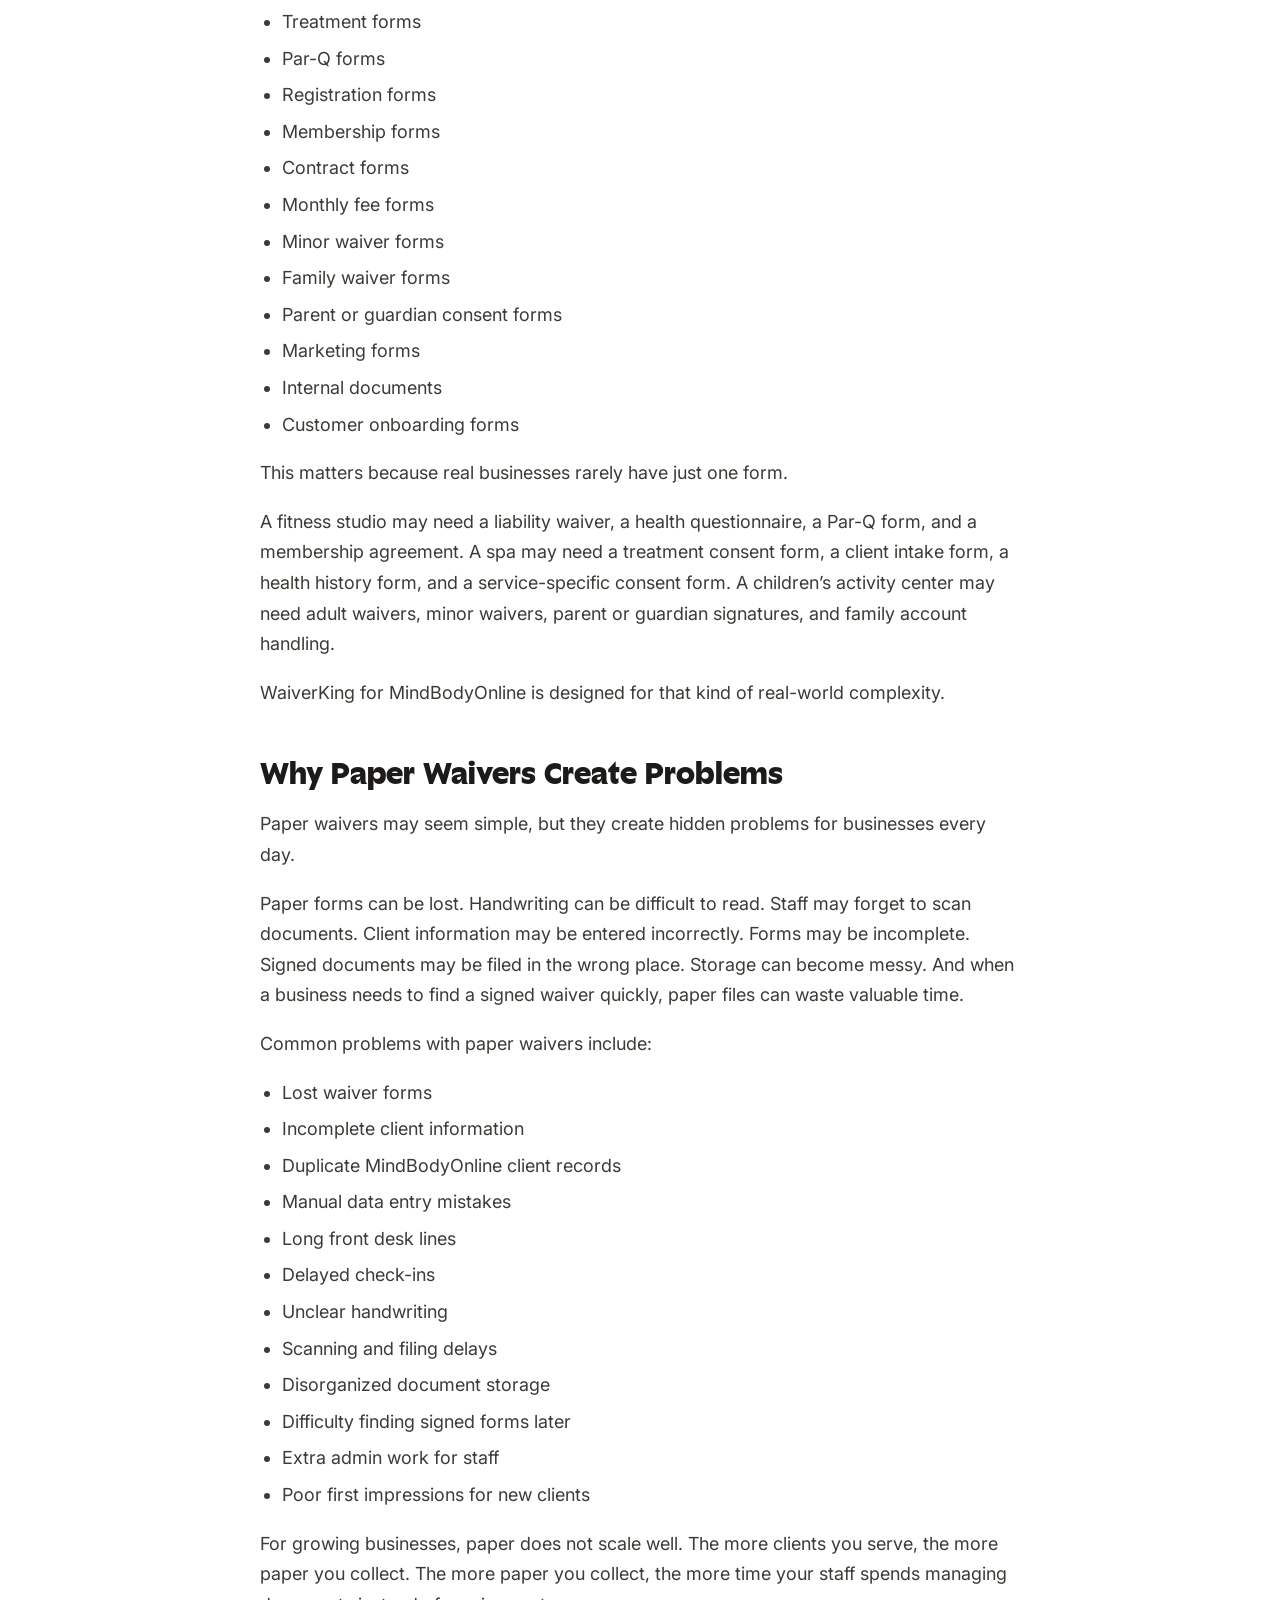
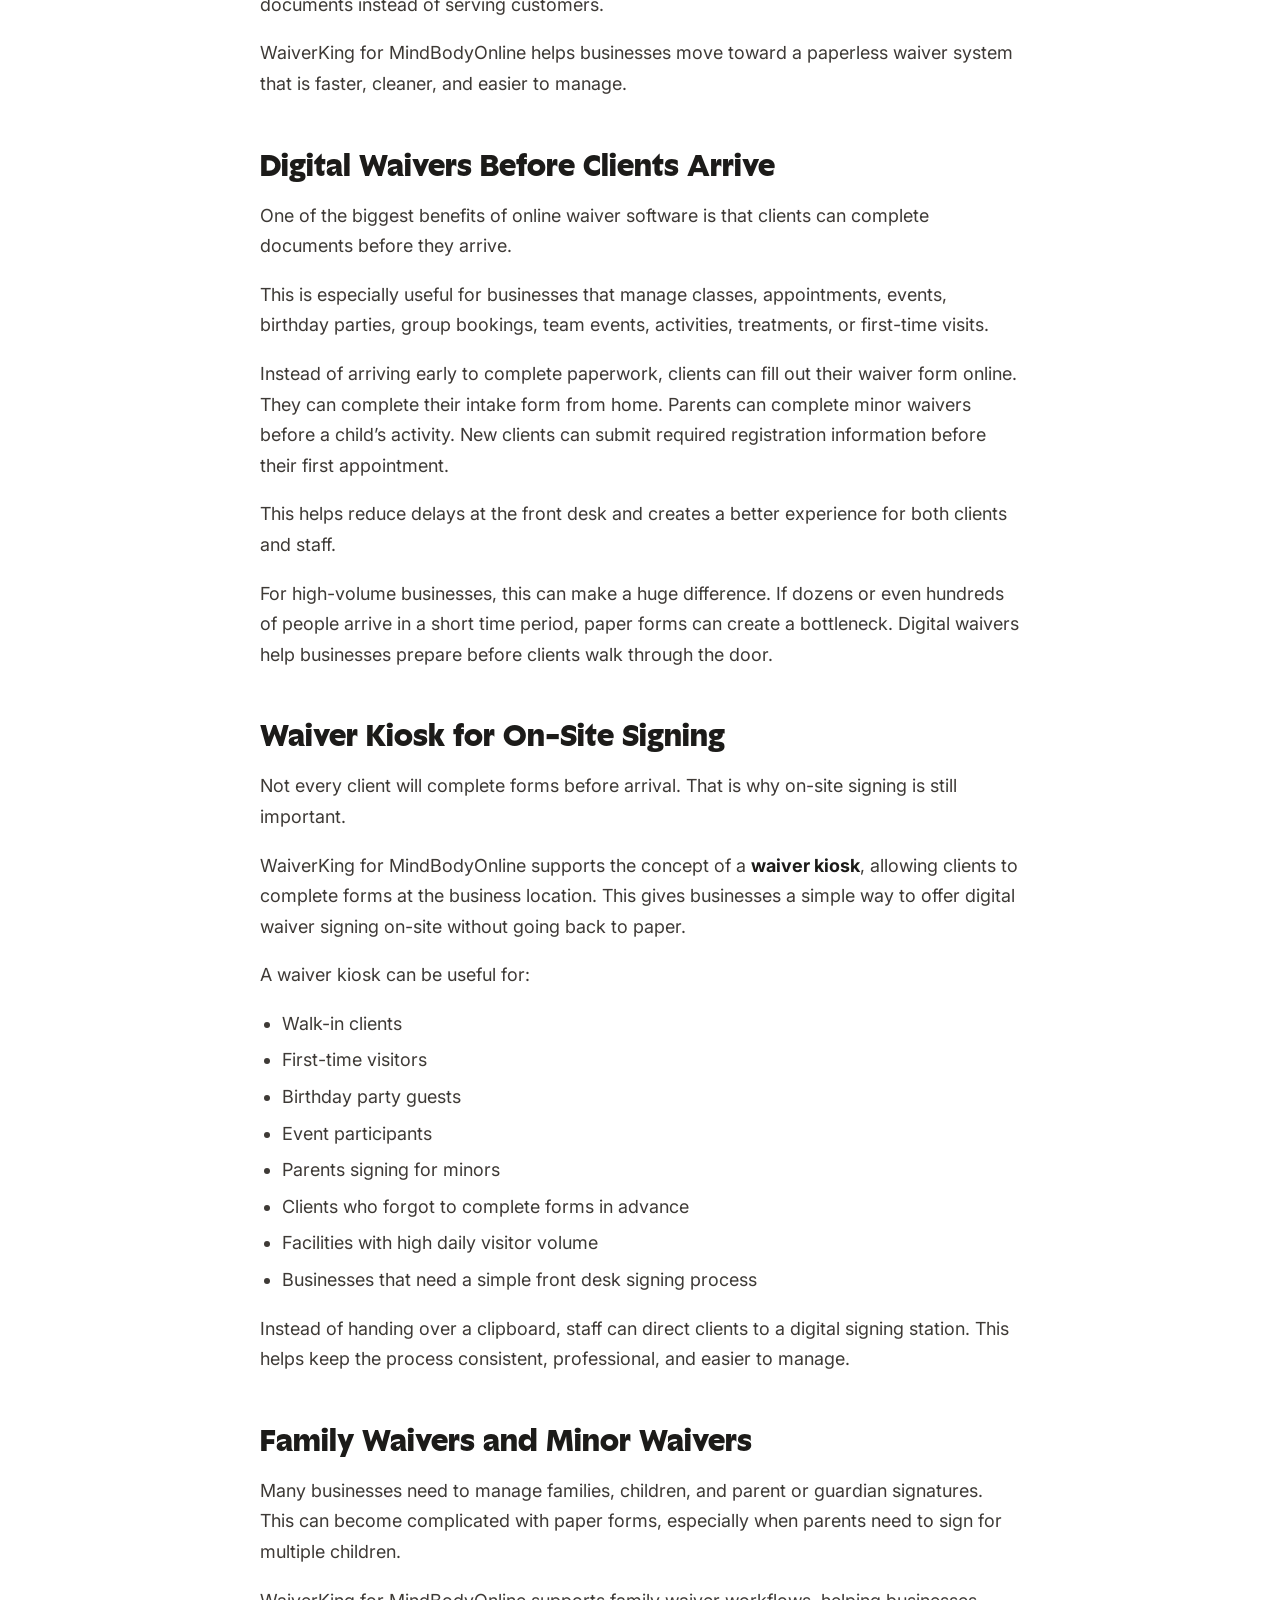
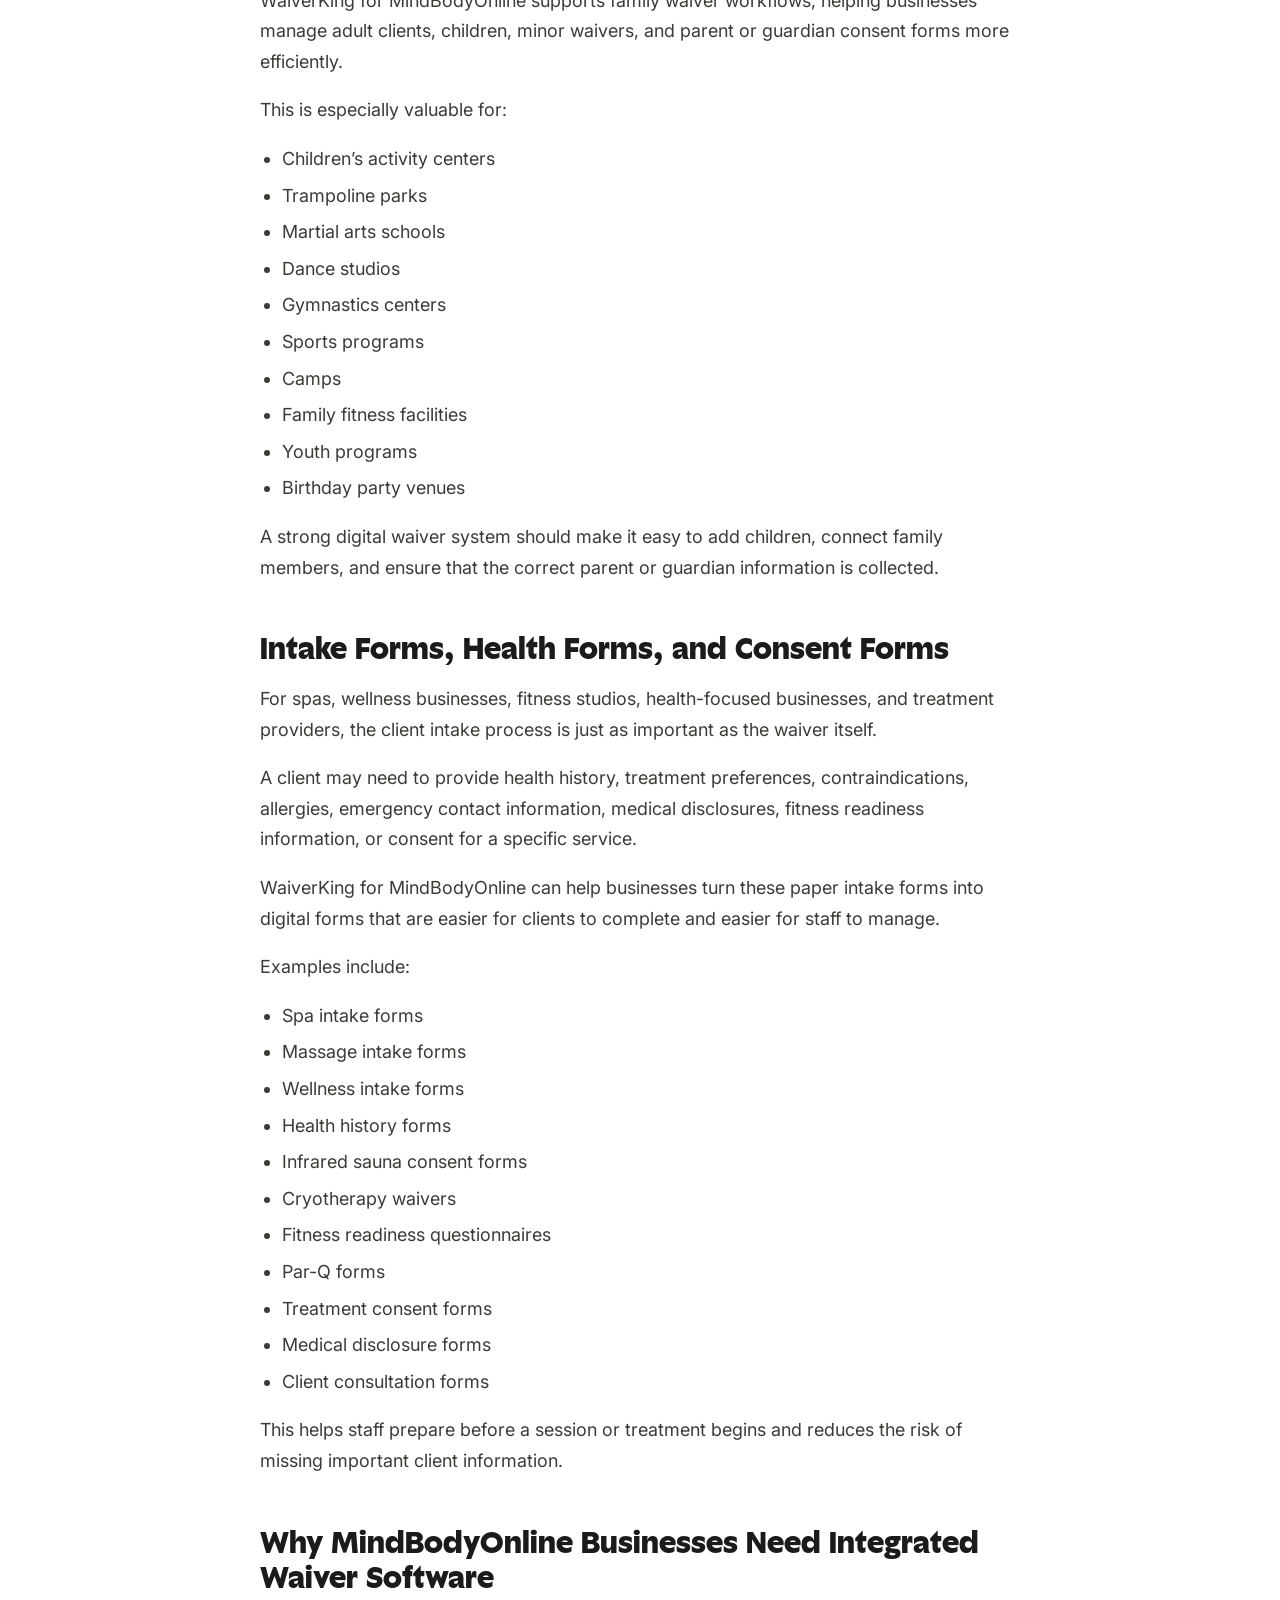
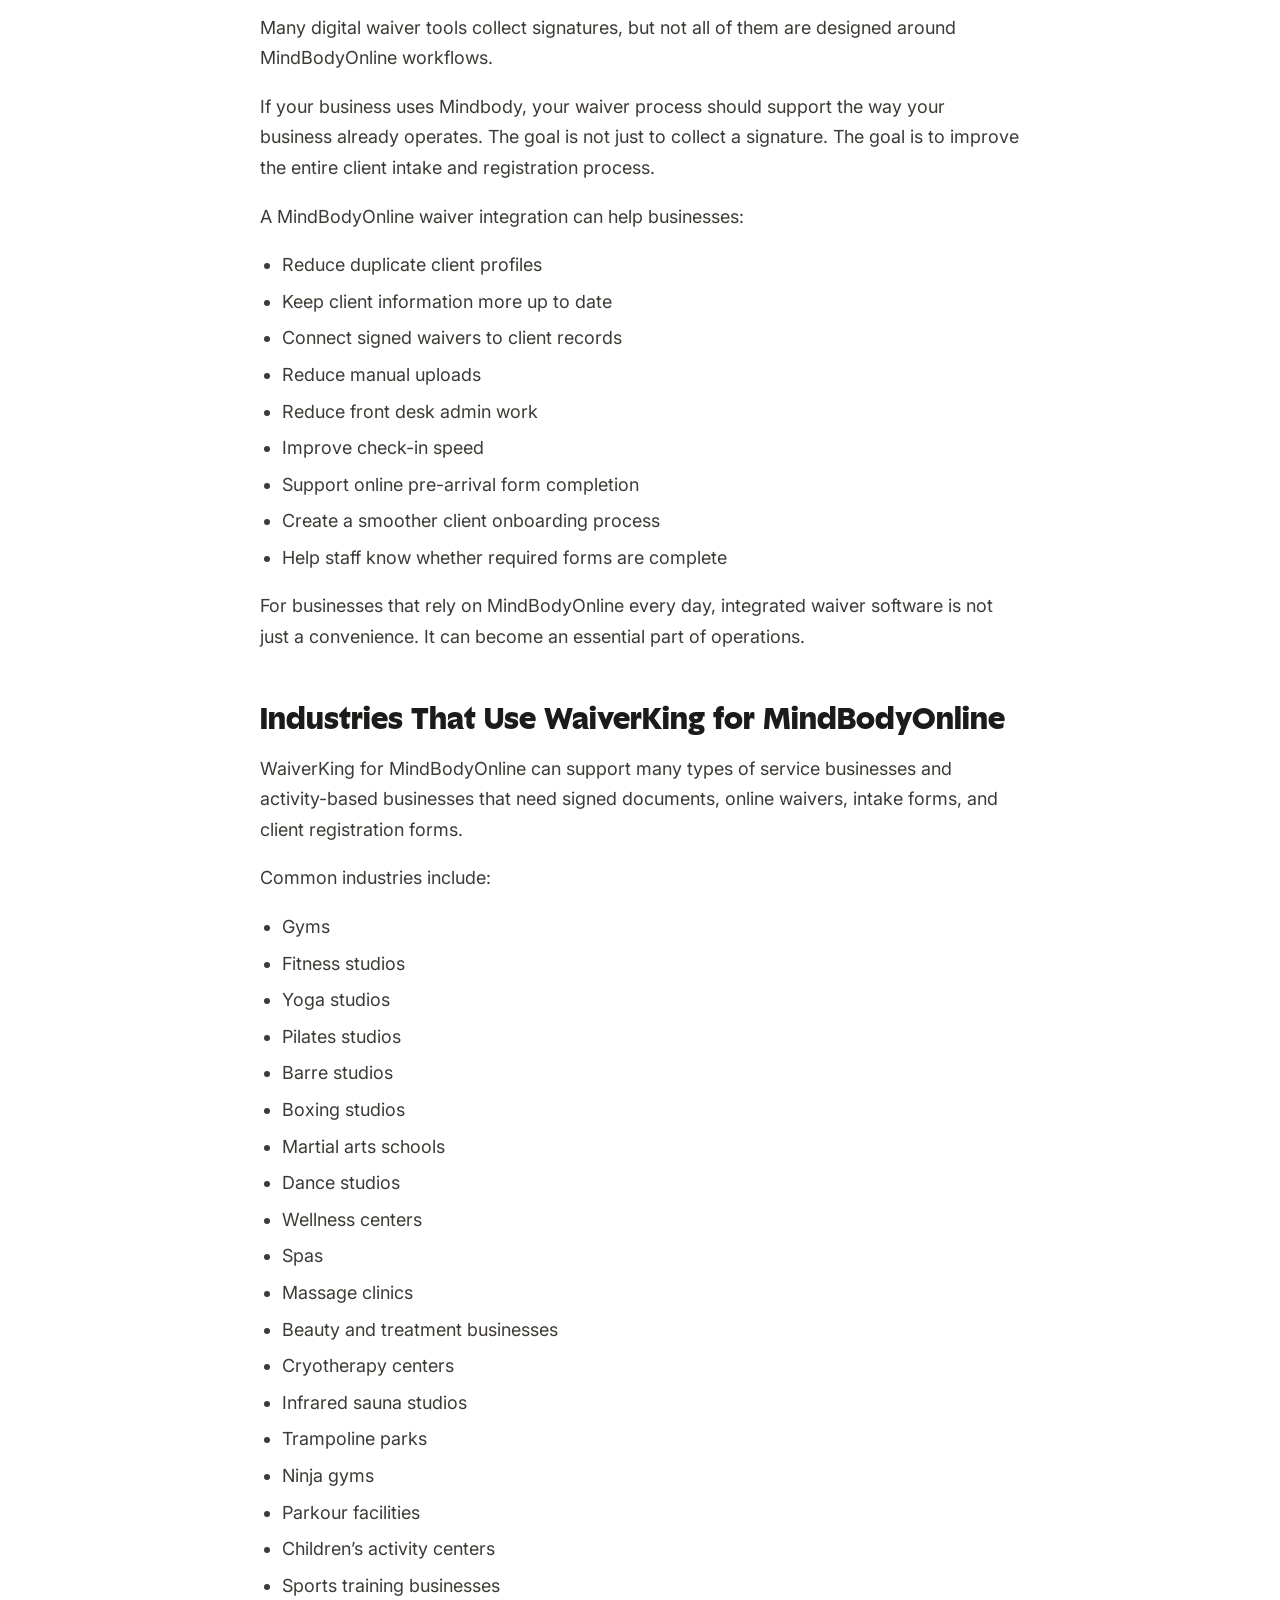
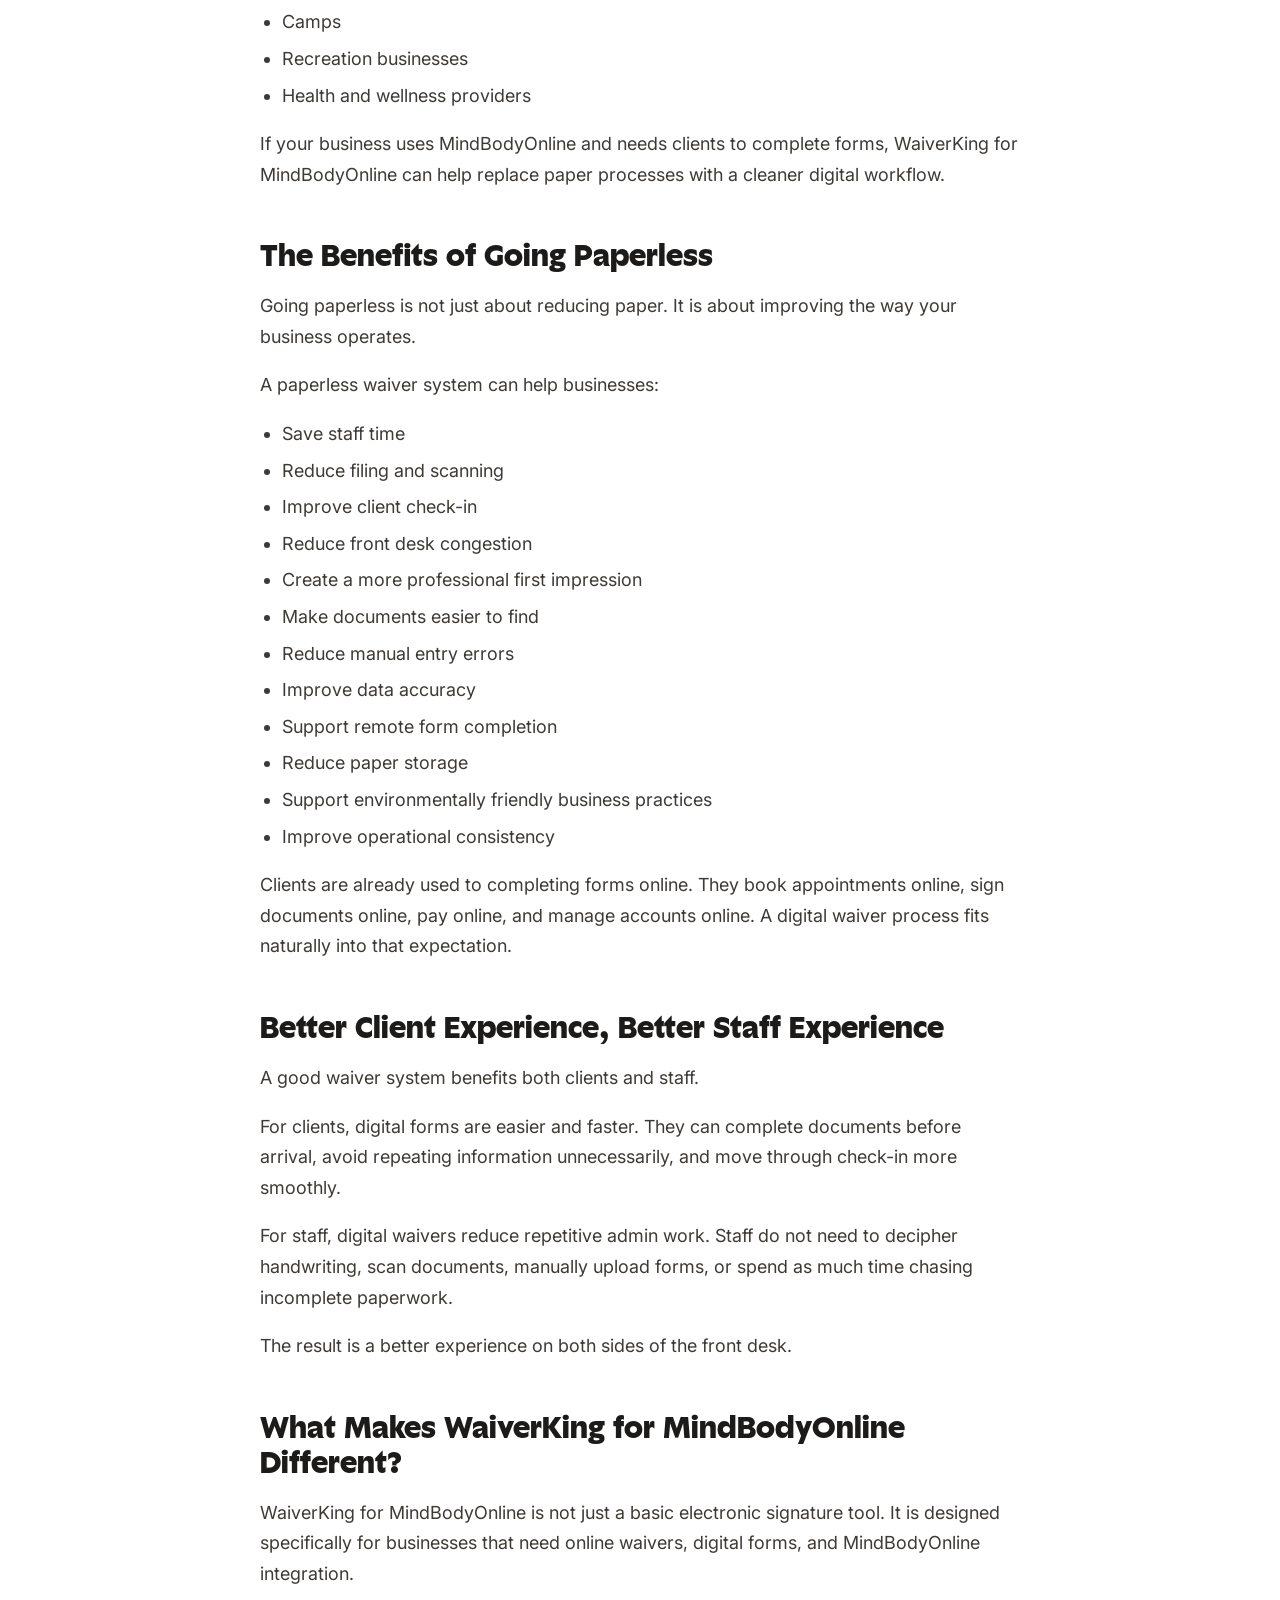
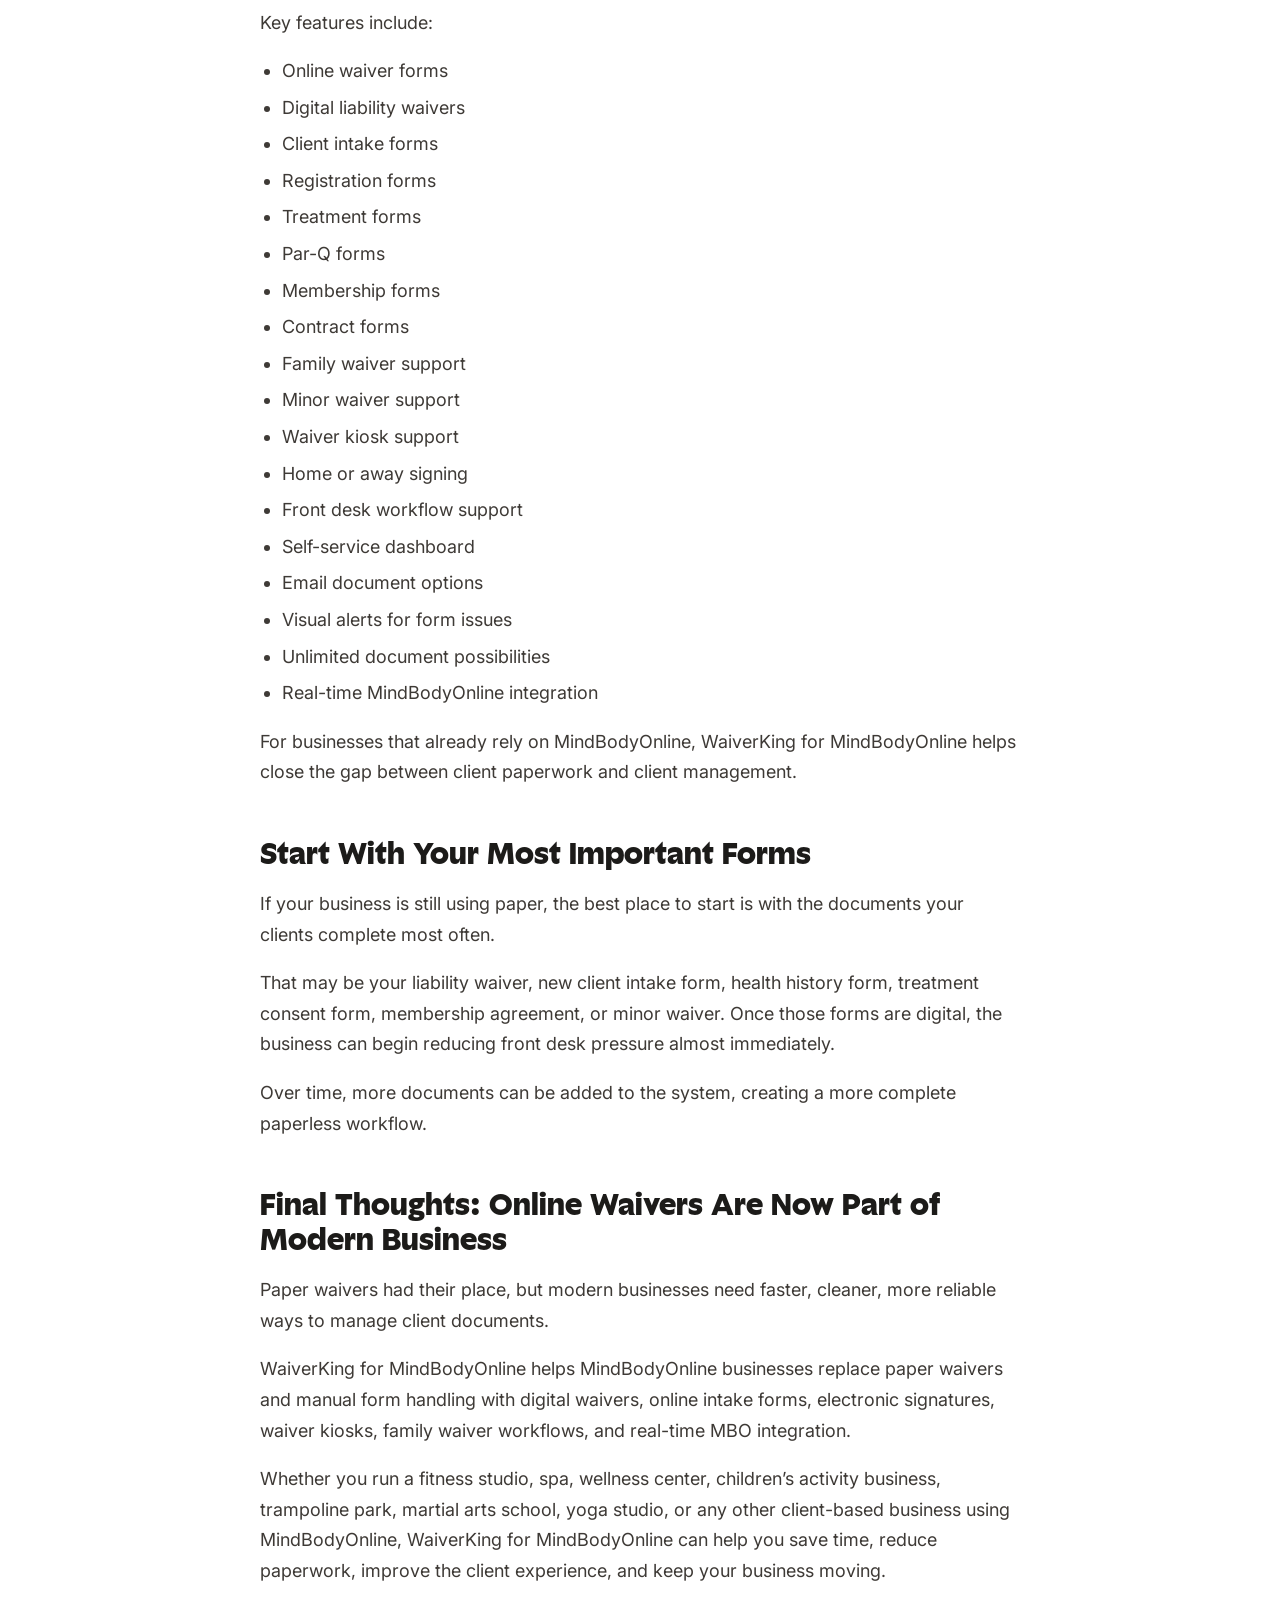
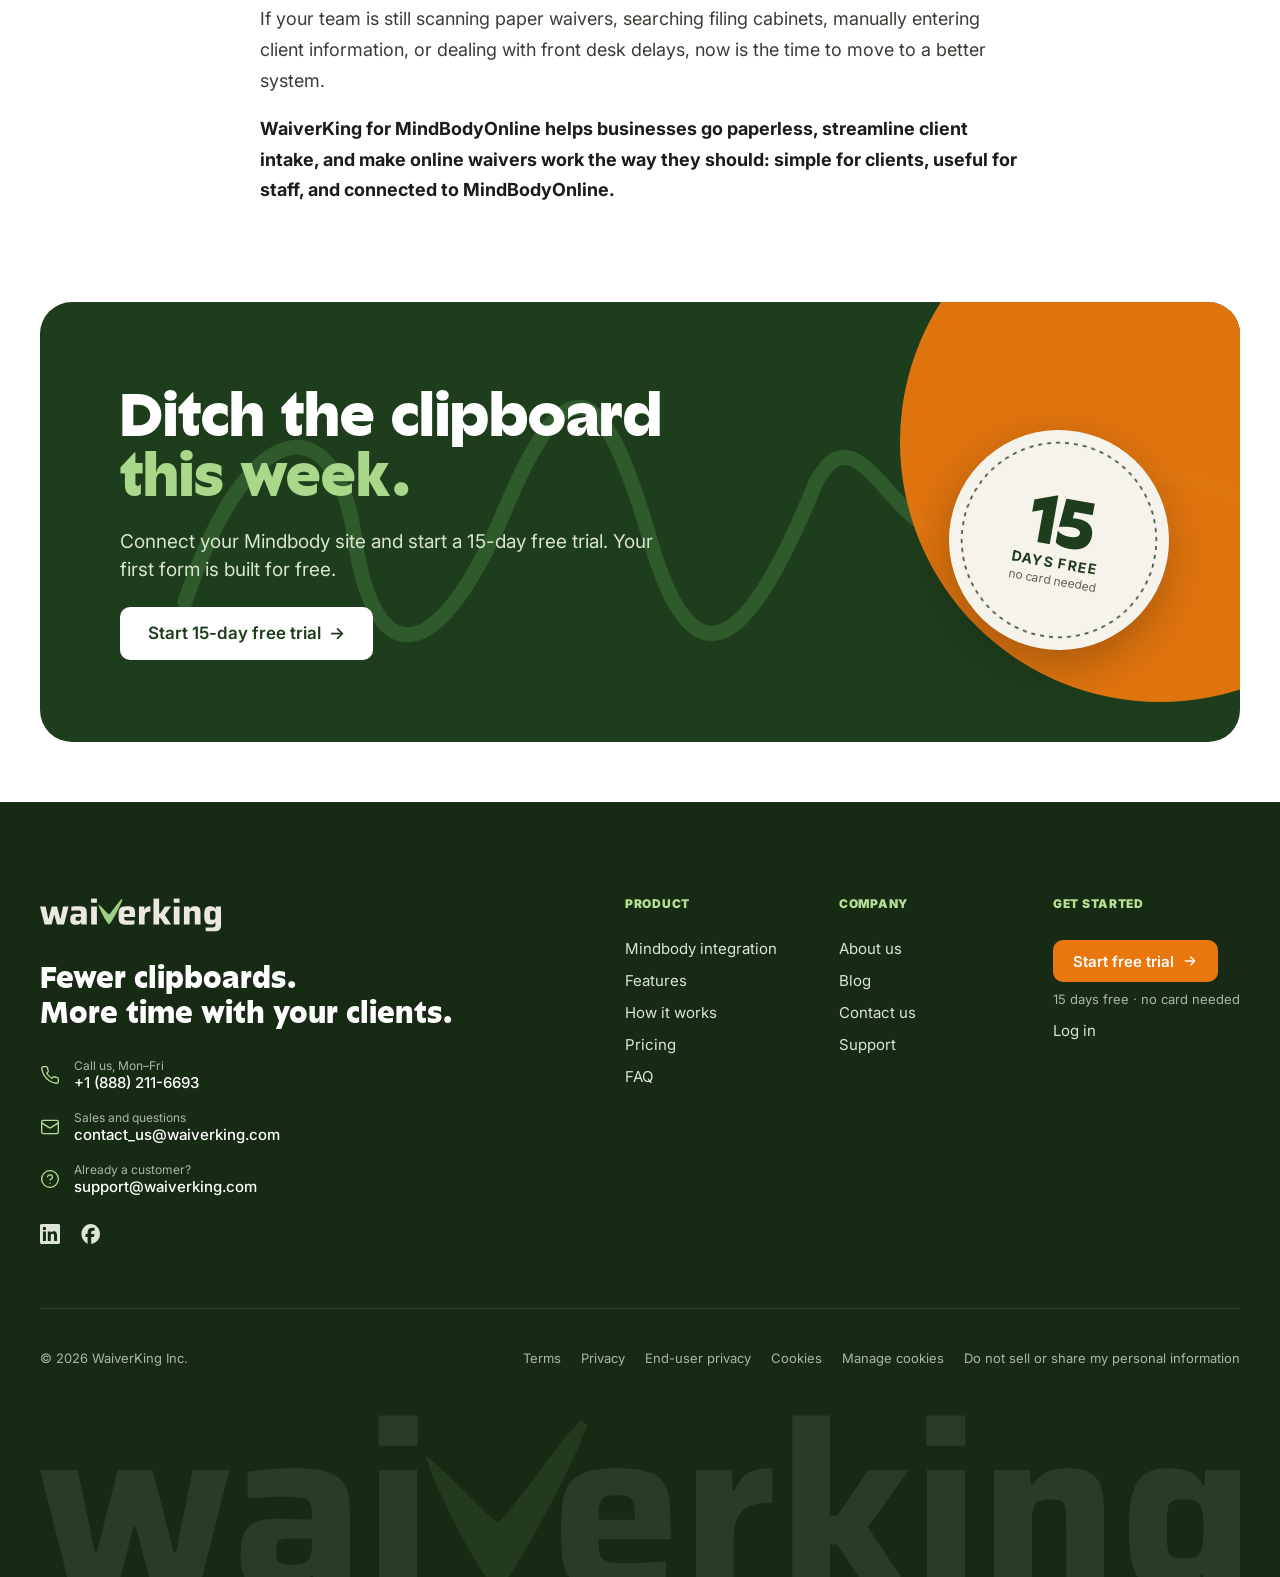
<file: waiverking/blog/online-waiver-software-mindbodyonline-waiverking/index.html>
<!doctype html>
<html lang="en">
<head>
<meta charset="utf-8">
<meta name="viewport" content="width=device-width, initial-scale=1, viewport-fit=cover">
<meta name="description" content="How WaiverKing replaces paper waivers and intake forms for Mindbody businesses.">
<link rel="icon" href="../../assets/wk-logo.svg">
<title>Online Waiver Software for MindBodyOnline · WaiverKing</title>
<link rel="preconnect" href="https://fonts.googleapis.com">
<link rel="preconnect" href="https://fonts.gstatic.com" crossorigin>
<link rel="stylesheet" href="https://fonts.googleapis.com/css2?family=Inter:wght@400;500;600;700;800;900&display=swap">
<link rel="stylesheet" href="../../assets/site.css">
<link rel="stylesheet" href="../../assets/pages.css">
</head>
<body class="sub">

<header class="nav band" id="top">
  <div class="wrap">
    <a class="nav-logo" href="../../" aria-label="WaiverKing home"><img src="../../assets/wk-logo.svg" alt="WaiverKing" width="146" height="27"></a>
    <nav class="nav-links" aria-label="Main">
      <a href="../../mindbody-integration/">For Mindbody</a>
      <a href="../../features/">Features</a>
      <a href="../../how-it-works/">How it works</a>
      <a href="../../pricing/">Pricing</a>
      <a href="../../support/">Support</a>
      <a href="../../about/">About</a>
      <a href="../../blog/" aria-current="page">Blog</a>
    </nav>
    <div class="nav-right">
      <a class="login" href="https://www.waiverking.com/login">Log in</a>
      <a class="btn btn-primary btn-sm" href="../../signup/">Start free trial</a>
      <button class="menu-btn" id="menuBtn" type="button" aria-expanded="false" aria-controls="mobileMenu" aria-label="Open menu"><span></span></button>
    </div>
  </div>
  <div class="mobile-menu band" id="mobileMenu" hidden>
    <div class="wrap">
      <a href="../../mindbody-integration/">For Mindbody</a>
      <a href="../../features/">Features</a>
      <a href="../../how-it-works/">How it works</a>
      <a href="../../pricing/">Pricing</a>
      <a href="../../support/">Support</a>
      <a href="../../about/">About</a>
      <a href="../../blog/" aria-current="page">Blog</a>
      <a href="https://www.waiverking.com/login">Log in</a>
    </div>
  </div>
</header>

<main>
<article class="post band">
  <div class="wrap">
    <a class="back" href="../../blog/">← All articles</a>
    <h1 class="display">Online Waiver Software for MindBodyOnline: How WaiverKing Helps Businesses Go Paperless</h1>
    <time datetime="2026-05-25">May 25, 2026</time>
    <div class="prose">
<p>If your business still uses paper waivers, printed intake forms, scanned documents, clipboards, filing cabinets, or manual data entry at the front desk, there is a better way.</p>
 <p><strong>WaiverKing for MindBodyOnline</strong> is online waiver software designed specifically for businesses that use <strong>MindBodyOnline</strong>, also known as <strong>Mindbody</strong> or <strong>MBO</strong>, to manage clients, classes, appointments, memberships, services, and customer records.</p>
 <p>WaiverKing for MindBodyOnline helps businesses replace paper forms with secure, easy-to-use digital waivers, intake forms, consent forms, registration forms, membership forms, Par-Q forms, treatment forms, and other online documents.</p>
 <p>For many businesses, the waiver process is one of the first interactions a client has with the company. If that process is slow, confusing, or paper-based, it can create unnecessary delays at the front desk. Clients arrive for a class, appointment, treatment, activity, party, or session, only to be handed a clipboard and asked to fill out forms before they can begin.</p>
 <p>WaiverKing for MindBodyOnline helps remove that bottleneck.</p>
 <p>With WaiverKing for MindBodyOnline, clients can complete their waiver forms and registration documents online before they arrive, or they can sign on-site using a waiver kiosk or in-facility signing process. Once completed, the information can be integrated with MindBodyOnline, helping businesses reduce duplicate records, avoid manual entry errors, and keep client information organized.</p>
 <h2>What Is Online Waiver Software?</h2>
 <p>Online waiver software allows businesses to collect signed waivers, liability releases, consent forms, intake forms, questionnaires, and registration forms digitally instead of on paper.</p>
 <p>Rather than printing documents, handing them to clients, scanning them later, and filing them manually, businesses can use a digital waiver system to collect information through an online form. Clients can complete forms from home, on their phone, on a tablet, at a front desk, or through a dedicated waiver kiosk.</p>
 <p>A good waiver management system helps businesses:</p>
 <ul> <li>Collect signed waivers online</li>
 <li>Store completed waiver forms digitally</li>
 <li>Reduce paper documents</li>
 <li>Improve front desk efficiency</li>
 <li>Reduce client registration mistakes</li>
 <li>Keep client information more organized</li>
 <li>Support electronic signatures</li>
 <li>Manage intake forms, consent forms, and questionnaires</li>
 <li>Make forms available before clients arrive</li>
 <li>Improve the client onboarding experience</li>
 </ul>
 <p>For businesses using MindBodyOnline, the real value comes when digital waiver software does more than simply collect a signed PDF. The real value is in connecting the waiver process to the client management system.</p>
 <p>That is where WaiverKing for MindBodyOnline is different.</p>
 <h2>WaiverKing for MindBodyOnline and MindBodyOnline Integration</h2>
 <p>WaiverKing for MindBodyOnline is built around the needs of businesses that use MindBodyOnline. Instead of treating waivers as a separate task, WaiverKing for MindBodyOnline helps connect the waiver and client intake process directly to MBO.</p>
 <p>When a client completes an online waiver, registration form, intake form, or consent document, WaiverKing for MindBodyOnline can help ensure that the information is connected to the client&rsquo;s MindBodyOnline profile. This helps staff avoid retyping client details, chasing missing paperwork, or manually uploading signed documents.</p>
 <p>For busy businesses, this is a major time saver.</p>
 <p>Whether you operate a gym, yoga studio, Pilates studio, spa, wellness center, massage clinic, fitness studio, dance studio, martial arts school, trampoline park, activity center, children&rsquo;s activity business, or health and wellness facility, the front desk often becomes the pressure point. Every new client needs to be checked in, verified, registered, and cleared to participate.</p>
 <p>WaiverKing for MindBodyOnline helps make that process smoother.</p>
 <p>Clients can complete forms before arrival. Staff can spend less time handling paperwork. Businesses can reduce registration errors. And signed documents can become part of a more organized digital workflow.</p>
 <h2>More Than Just Liability Waivers</h2>
 <p>Although many people search for &ldquo;online waiver software&rdquo; or &ldquo;digital liability waiver software,&rdquo; most businesses need more than a simple liability waiver.</p>
 <p>WaiverKing for MindBodyOnline can support a wide range of digital documents, including:</p>
 <ul> <li>Liability waivers</li>
 <li>Release of liability forms</li>
 <li>Assumption of risk forms</li>
 <li>Client intake forms</li>
 <li>Health history forms</li>
 <li>Medical questionnaires</li>
 <li>Consent forms</li>
 <li>Treatment forms</li>
 <li>Par-Q forms</li>
 <li>Registration forms</li>
 <li>Membership forms</li>
 <li>Contract forms</li>
 <li>Monthly fee forms</li>
 <li>Minor waiver forms</li>
 <li>Family waiver forms</li>
 <li>Parent or guardian consent forms</li>
 <li>Marketing forms</li>
 <li>Internal documents</li>
 <li>Customer onboarding forms</li>
 </ul>
 <p>This matters because real businesses rarely have just one form.</p>
 <p>A fitness studio may need a liability waiver, a health questionnaire, a Par-Q form, and a membership agreement. A spa may need a treatment consent form, a client intake form, a health history form, and a service-specific consent form. A children&rsquo;s activity center may need adult waivers, minor waivers, parent or guardian signatures, and family account handling.</p>
 <p>WaiverKing for MindBodyOnline is designed for that kind of real-world complexity.</p>
 <h2>Why Paper Waivers Create Problems</h2>
 <p>Paper waivers may seem simple, but they create hidden problems for businesses every day.</p>
 <p>Paper forms can be lost. Handwriting can be difficult to read. Staff may forget to scan documents. Client information may be entered incorrectly. Forms may be incomplete. Signed documents may be filed in the wrong place. Storage can become messy. And when a business needs to find a signed waiver quickly, paper files can waste valuable time.</p>
 <p>Common problems with paper waivers include:</p>
 <ul> <li>Lost waiver forms</li>
 <li>Incomplete client information</li>
 <li>Duplicate MindBodyOnline client records</li>
 <li>Manual data entry mistakes</li>
 <li>Long front desk lines</li>
 <li>Delayed check-ins</li>
 <li>Unclear handwriting</li>
 <li>Scanning and filing delays</li>
 <li>Disorganized document storage</li>
 <li>Difficulty finding signed forms later</li>
 <li>Extra admin work for staff</li>
 <li>Poor first impressions for new clients</li>
 </ul>
 <p>For growing businesses, paper does not scale well. The more clients you serve, the more paper you collect. The more paper you collect, the more time your staff spends managing documents instead of serving customers.</p>
 <p>WaiverKing for MindBodyOnline helps businesses move toward a paperless waiver system that is faster, cleaner, and easier to manage.</p>
 <h2>Digital Waivers Before Clients Arrive</h2>
 <p>One of the biggest benefits of online waiver software is that clients can complete documents before they arrive.</p>
 <p>This is especially useful for businesses that manage classes, appointments, events, birthday parties, group bookings, team events, activities, treatments, or first-time visits.</p>
 <p>Instead of arriving early to complete paperwork, clients can fill out their waiver form online. They can complete their intake form from home. Parents can complete minor waivers before a child&rsquo;s activity. New clients can submit required registration information before their first appointment.</p>
 <p>This helps reduce delays at the front desk and creates a better experience for both clients and staff.</p>
 <p>For high-volume businesses, this can make a huge difference. If dozens or even hundreds of people arrive in a short time period, paper forms can create a bottleneck. Digital waivers help businesses prepare before clients walk through the door.</p>
 <h2>Waiver Kiosk for On-Site Signing</h2>
 <p>Not every client will complete forms before arrival. That is why on-site signing is still important.</p>
 <p>WaiverKing for MindBodyOnline supports the concept of a <strong>waiver kiosk</strong>, allowing clients to complete forms at the business location. This gives businesses a simple way to offer digital waiver signing on-site without going back to paper.</p>
 <p>A waiver kiosk can be useful for:</p>
 <ul> <li>Walk-in clients</li>
 <li>First-time visitors</li>
 <li>Birthday party guests</li>
 <li>Event participants</li>
 <li>Parents signing for minors</li>
 <li>Clients who forgot to complete forms in advance</li>
 <li>Facilities with high daily visitor volume</li>
 <li>Businesses that need a simple front desk signing process</li>
 </ul>
 <p>Instead of handing over a clipboard, staff can direct clients to a digital signing station. This helps keep the process consistent, professional, and easier to manage.</p>
 <h2>Family Waivers and Minor Waivers</h2>
 <p>Many businesses need to manage families, children, and parent or guardian signatures. This can become complicated with paper forms, especially when parents need to sign for multiple children.</p>
 <p>WaiverKing for MindBodyOnline supports family waiver workflows, helping businesses manage adult clients, children, minor waivers, and parent or guardian consent forms more efficiently.</p>
 <p>This is especially valuable for:</p>
 <ul> <li>Children&rsquo;s activity centers</li>
 <li>Trampoline parks</li>
 <li>Martial arts schools</li>
 <li>Dance studios</li>
 <li>Gymnastics centers</li>
 <li>Sports programs</li>
 <li>Camps</li>
 <li>Family fitness facilities</li>
 <li>Youth programs</li>
 <li>Birthday party venues</li>
 </ul>
 <p>A strong digital waiver system should make it easy to add children, connect family members, and ensure that the correct parent or guardian information is collected.</p>
 <h2>Intake Forms, Health Forms, and Consent Forms</h2>
 <p>For spas, wellness businesses, fitness studios, health-focused businesses, and treatment providers, the client intake process is just as important as the waiver itself.</p>
 <p>A client may need to provide health history, treatment preferences, contraindications, allergies, emergency contact information, medical disclosures, fitness readiness information, or consent for a specific service.</p>
 <p>WaiverKing for MindBodyOnline can help businesses turn these paper intake forms into digital forms that are easier for clients to complete and easier for staff to manage.</p>
 <p>Examples include:</p>
 <ul> <li>Spa intake forms</li>
 <li>Massage intake forms</li>
 <li>Wellness intake forms</li>
 <li>Health history forms</li>
 <li>Infrared sauna consent forms</li>
 <li>Cryotherapy waivers</li>
 <li>Fitness readiness questionnaires</li>
 <li>Par-Q forms</li>
 <li>Treatment consent forms</li>
 <li>Medical disclosure forms</li>
 <li>Client consultation forms</li>
 </ul>
 <p>This helps staff prepare before a session or treatment begins and reduces the risk of missing important client information.</p>
 <h2>Why MindBodyOnline Businesses Need Integrated Waiver Software</h2>
 <p>Many digital waiver tools collect signatures, but not all of them are designed around MindBodyOnline workflows.</p>
 <p>If your business uses Mindbody, your waiver process should support the way your business already operates. The goal is not just to collect a signature. The goal is to improve the entire client intake and registration process.</p>
 <p>A MindBodyOnline waiver integration can help businesses:</p>
 <ul> <li>Reduce duplicate client profiles</li>
 <li>Keep client information more up to date</li>
 <li>Connect signed waivers to client records</li>
 <li>Reduce manual uploads</li>
 <li>Reduce front desk admin work</li>
 <li>Improve check-in speed</li>
 <li>Support online pre-arrival form completion</li>
 <li>Create a smoother client onboarding process</li>
 <li>Help staff know whether required forms are complete</li>
 </ul>
 <p>For businesses that rely on MindBodyOnline every day, integrated waiver software is not just a convenience. It can become an essential part of operations.</p>
 <h2>Industries That Use WaiverKing for MindBodyOnline</h2>
 <p>WaiverKing for MindBodyOnline can support many types of service businesses and activity-based businesses that need signed documents, online waivers, intake forms, and client registration forms.</p>
 <p>Common industries include:</p>
 <ul> <li>Gyms</li>
 <li>Fitness studios</li>
 <li>Yoga studios</li>
 <li>Pilates studios</li>
 <li>Barre studios</li>
 <li>Boxing studios</li>
 <li>Martial arts schools</li>
 <li>Dance studios</li>
 <li>Wellness centers</li>
 <li>Spas</li>
 <li>Massage clinics</li>
 <li>Beauty and treatment businesses</li>
 <li>Cryotherapy centers</li>
 <li>Infrared sauna studios</li>
 <li>Trampoline parks</li>
 <li>Ninja gyms</li>
 <li>Parkour facilities</li>
 <li>Children&rsquo;s activity centers</li>
 <li>Sports training businesses</li>
 <li>Camps</li>
 <li>Recreation businesses</li>
 <li>Health and wellness providers</li>
 </ul>
 <p>If your business uses MindBodyOnline and needs clients to complete forms, WaiverKing for MindBodyOnline can help replace paper processes with a cleaner digital workflow.</p>
 <h2>The Benefits of Going Paperless</h2>
 <p>Going paperless is not just about reducing paper. It is about improving the way your business operates.</p>
 <p>A paperless waiver system can help businesses:</p>
 <ul> <li>Save staff time</li>
 <li>Reduce filing and scanning</li>
 <li>Improve client check-in</li>
 <li>Reduce front desk congestion</li>
 <li>Create a more professional first impression</li>
 <li>Make documents easier to find</li>
 <li>Reduce manual entry errors</li>
 <li>Improve data accuracy</li>
 <li>Support remote form completion</li>
 <li>Reduce paper storage</li>
 <li>Support environmentally friendly business practices</li>
 <li>Improve operational consistency</li>
 </ul>
 <p>Clients are already used to completing forms online. They book appointments online, sign documents online, pay online, and manage accounts online. A digital waiver process fits naturally into that expectation.</p>
 <h2>Better Client Experience, Better Staff Experience</h2>
 <p>A good waiver system benefits both clients and staff.</p>
 <p>For clients, digital forms are easier and faster. They can complete documents before arrival, avoid repeating information unnecessarily, and move through check-in more smoothly.</p>
 <p>For staff, digital waivers reduce repetitive admin work. Staff do not need to decipher handwriting, scan documents, manually upload forms, or spend as much time chasing incomplete paperwork.</p>
 <p>The result is a better experience on both sides of the front desk.</p>
 <h2>What Makes WaiverKing for MindBodyOnline Different?</h2>
 <p>WaiverKing for MindBodyOnline is not just a basic electronic signature tool. It is designed specifically for businesses that need online waivers, digital forms, and MindBodyOnline integration.</p>
 <p>Key features include:</p>
 <ul> <li>Online waiver forms</li>
 <li>Digital liability waivers</li>
 <li>Client intake forms</li>
 <li>Registration forms</li>
 <li>Treatment forms</li>
 <li>Par-Q forms</li>
 <li>Membership forms</li>
 <li>Contract forms</li>
 <li>Family waiver support</li>
 <li>Minor waiver support</li>
 <li>Waiver kiosk support</li>
 <li>Home or away signing</li>
 <li>Front desk workflow support</li>
 <li>Self-service dashboard</li>
 <li>Email document options</li>
 <li>Visual alerts for form issues</li>
 <li>Unlimited document possibilities</li>
 <li>Real-time MindBodyOnline integration</li>
 </ul>
 <p>For businesses that already rely on MindBodyOnline, WaiverKing for MindBodyOnline helps close the gap between client paperwork and client management.</p>
 <h2>Start With Your Most Important Forms</h2>
 <p>If your business is still using paper, the best place to start is with the documents your clients complete most often.</p>
 <p>That may be your liability waiver, new client intake form, health history form, treatment consent form, membership agreement, or minor waiver. Once those forms are digital, the business can begin reducing front desk pressure almost immediately.</p>
 <p>Over time, more documents can be added to the system, creating a more complete paperless workflow.</p>
 <h2>Final Thoughts: Online Waivers Are Now Part of Modern Business</h2>
 <p>Paper waivers had their place, but modern businesses need faster, cleaner, more reliable ways to manage client documents.</p>
 <p>WaiverKing for MindBodyOnline helps MindBodyOnline businesses replace paper waivers and manual form handling with digital waivers, online intake forms, electronic signatures, waiver kiosks, family waiver workflows, and real-time MBO integration.</p>
 <p>Whether you run a fitness studio, spa, wellness center, children&rsquo;s activity business, trampoline park, martial arts school, yoga studio, or any other client-based business using MindBodyOnline, WaiverKing for MindBodyOnline can help you save time, reduce paperwork, improve the client experience, and keep your business moving.</p>
 <p>If your team is still scanning paper waivers, searching filing cabinets, manually entering client information, or dealing with front desk delays, now is the time to move to a better system.</p>
 <p><strong>WaiverKing for MindBodyOnline helps businesses go paperless, streamline client intake, and make online waivers work the way they should: simple for clients, useful for staff, and connected to MindBodyOnline.</strong></p>
    </div>
  </div>
</article>
<!-- Final CTA -->
<section class="cta band">
  <div class="wrap">
    <div class="cta-card" data-anim>
      <svg class="cta-stroke" viewBox="0 0 1100 330" fill="none" preserveAspectRatio="none" aria-hidden="true"><path pathLength="1" d="M25 240C87.5 52.5 175 40 195 177.5C215 315 280 302.5 345 147.5C410 -7.5 445 22.5 490 177.5C535 332.5 590 282.5 655 122.5C700 32.5 740 197.5 805 167.5C870 137.5 930 77.5 1075 132.5" stroke-width="15" stroke-linecap="round" stroke-linejoin="round" stroke="#2F5A2B"/></svg>
      <img class="cta-blob" src="../../assets/cta-blob.svg" alt="">
      <div class="cta-copy">
        <h2>Ditch the clipboard <span>this week.</span></h2>
        <p>Connect your Mindbody site and start a 15-day free trial. Your first form is built for free.</p>
        <div class="cta-actions">
          <a class="btn btn-white" href="../../signup/">Start 15-day free trial&nbsp; →</a>
        </div>
      </div>
      <div class="badge" aria-label="15 days free, no card needed">
        <img src="../../assets/badge-ring.png" alt="">
        <div class="badge-txt"><b>15</b><span>DAYS FREE</span><small>no card needed</small></div>
      </div>
    </div>
  </div>
</section>
</main>

<footer class="foot2 band">
  <div class="wrap">
    <div class="ftop">
      <div class="fbrand">
        <img src="../../assets/wk-logo-white.svg" alt="WaiverKing" width="181" height="34">
        <p>Fewer clipboards.<br>More time with your clients.</p>
        <ul class="fcontacts">
          <li><svg class="ic" viewBox="0 0 24 24" fill="none" stroke="currentColor" stroke-width="1.6" stroke-linecap="round" stroke-linejoin="round" aria-hidden="true"><path d="M22 16.92v3a2 2 0 0 1-2.18 2 19.79 19.79 0 0 1-8.63-3.07 19.5 19.5 0 0 1-6-6 19.79 19.79 0 0 1-3.07-8.67A2 2 0 0 1 4.11 2h3a2 2 0 0 1 2 1.72c.13.96.36 1.9.7 2.81a2 2 0 0 1-.45 2.11L8.09 9.91a16 16 0 0 0 6 6l1.27-1.27a2 2 0 0 1 2.11-.45c.91.34 1.85.57 2.81.7A2 2 0 0 1 22 16.92z"/></svg><span><small>Call us, Mon–Fri</small><a href="tel:+18882116693">+1 (888) 211-6693</a></span></li>
          <li><svg class="ic" viewBox="0 0 24 24" fill="none" stroke="currentColor" stroke-width="1.6" stroke-linecap="round" stroke-linejoin="round" aria-hidden="true"><rect x="2" y="4" width="20" height="16" rx="2"/><path d="M22 7l-8.97 5.7a1.94 1.94 0 0 1-2.06 0L2 7"/></svg><span><small>Sales and questions</small><a href="mailto:contact_us@waiverking.com">contact_us@waiverking.com</a></span></li>
          <li><svg class="ic" viewBox="0 0 24 24" fill="none" stroke="currentColor" stroke-width="1.6" stroke-linecap="round" stroke-linejoin="round" aria-hidden="true"><circle cx="12" cy="12" r="10"/><path d="M9.09 9a3 3 0 0 1 5.83 1c0 2-3 3-3 3M12 17h.01"/></svg><span><small>Already a customer?</small><a href="mailto:support@waiverking.com">support@waiverking.com</a></span></li>
        </ul>
        <div class="fsocial"><a href="https://www.linkedin.com/" aria-label="WaiverKing on LinkedIn"><svg class="ic" viewBox="0 0 24 24" fill="currentColor" aria-hidden="true"><path d="M20.45 20.45h-3.56v-5.57c0-1.33-.02-3.04-1.85-3.04-1.85 0-2.14 1.45-2.14 2.94v5.67H9.35V9h3.41v1.56h.05c.48-.9 1.64-1.85 3.37-1.85 3.6 0 4.27 2.37 4.27 5.46v6.28zM5.34 7.43a2.06 2.06 0 1 1 0-4.12 2.06 2.06 0 0 1 0 4.12zM7.12 20.45H3.56V9h3.56v11.45zM22.22 0H1.77C.79 0 0 .77 0 1.73v20.54C0 23.23.79 24 1.77 24h20.45c.98 0 1.78-.77 1.78-1.73V1.73C24 .77 23.2 0 22.22 0z"/></svg></a><a href="https://www.facebook.com/" aria-label="WaiverKing on Facebook"><svg class="ic" viewBox="0 0 24 24" fill="currentColor" aria-hidden="true"><path d="M9.1 23.69v-7.98H6.63v-3.67H9.1v-1.58c0-4.09 1.85-5.98 5.86-5.98.4 0 .96.04 1.47.1.39.04.77.11 1.14.2v3.32a8.6 8.6 0 0 0-.65-.03c-.27-.01-.52-.01-.73-.01-.71 0-1.26.1-1.68.31-.28.14-.52.36-.68.62-.26.42-.37 1-.37 1.75v1.3h3.92l-.39 2.1-.29 1.56h-3.25v8.25C19.4 23.24 24 18.18 24 12.04 24 5.42 19.03.04 12.89.04 6.76.04 1.79 5.42 1.79 12.04c0 5.17 3.16 9.58 7.31 11.65z"/></svg></a></div>
      </div>
      <div class="fcols">
        <nav class="fcol" aria-label="Product"><h4>Product</h4><a href="../../mindbody-integration/">Mindbody integration</a><a href="../../features/">Features</a><a href="../../how-it-works/">How it works</a><a href="../../pricing/">Pricing</a><a href="../../faq/">FAQ</a></nav>
        <nav class="fcol" aria-label="Company"><h4>Company</h4><a href="../../about/">About us</a><a href="../../blog/">Blog</a><a href="../../contact/">Contact us</a><a href="../../support/">Support</a></nav>
        <div class="fcol start"><h4>Get started</h4><a class="btn btn-primary" href="../../signup/">Start free trial <svg class="ic" viewBox="0 0 24 24" fill="none" stroke="currentColor" stroke-width="2.2" stroke-linecap="round" stroke-linejoin="round" aria-hidden="true"><path d="M5 12h14M13 6l6 6-6 6"/></svg></a><small>15 days free · no card needed</small><a href="https://www.waiverking.com/login">Log in</a></div>
      </div>
    </div>
    <div class="flegal">
      <span>© 2026 WaiverKing Inc.</span>
      <nav aria-label="Legal"><a href="https://www.waiverking.com/terms">Terms</a><a href="https://www.waiverking.com/privacy">Privacy</a><a href="https://www.waiverking.com/end-user-privacy">End-user privacy</a><a href="https://www.waiverking.com/cookies">Cookies</a><a href="#" data-cookies>Manage cookies</a><a href="https://www.waiverking.com/do-not-sell">Do not sell or share my personal information</a></nav>
    </div>
    <div class="fmark" data-anim data-anim-t aria-hidden="true"><img src="../../assets/wk-logo-white.svg" alt=""></div>
  </div>
</footer>

<script src="../../assets/site.js"></script>
</body>
</html>
</file>
<file: waiverking/assets/site.css>
@font-face { font-family: "PP Palma"; font-weight: 800; font-style: normal; font-display: swap; src: url([data-uri]) format("opentype"); }
@font-face { font-family: "PP Palma Heavy"; font-weight: 700; font-style: normal; font-display: swap; src: url([data-uri]) format("opentype"); }
/* Layout: 1440 mockup, 1200px content column (120px side margins), sections stack to one column on phones.
   Single light look on purpose: this is the merged waiverking.com homepage as designed in Figma. */
:root {
  color-scheme: light;
  --ink: #1C1B19;
  --body: #66615C;
  --muted: #A8A29C;
  --beige: #F6F2EC;
  --line: #E3DED6;
  --green-50: #EBF5E3;
  --green-100: #DCF3D6;
  --green-check: #81DE7B;
  --green: #6BA539;
  --green-dark: #1E3D1C;
  --green-deep: #172B14;
  --green-tint: #A9D88A;
  --orange: #E9770E;
  --orange-soft: #F08A2C;
  --pending-bg: #FDE7D2;
  --pending-fg: #A3500A;
  --flag: #D93B3B;
  --flag-bg: #FDECEC;
  --star: #F5A524;
  --white: #FFFFFF;
  /* PP Palma Fizzy Heavy for display headings, PP Palma Heavy for step titles (embedded above) */
  --font-display: "PP Palma", "Poppins", system-ui, sans-serif;
  --font-palma: "PP Palma Heavy", "PP Palma", "Poppins", system-ui, sans-serif;
  --font-head: var(--font-body); /* product UI text: Inter */
  --font-body: "Inter", system-ui, -apple-system, "Segoe UI", sans-serif;
  --wrap: 1200px;
  --gutter-l: max(16px, env(safe-area-inset-left, 0px));
  --gutter-r: max(16px, env(safe-area-inset-right, 0px));
}
*, *::before, *::after { box-sizing: border-box; }
html { scroll-behavior: smooth; }
@media (prefers-reduced-motion: reduce) { html { scroll-behavior: auto; } *, *::before, *::after { transition: none !important; animation: none !important; } }
body { margin: 0; background: var(--white); color: var(--ink); font-family: var(--font-body); font-size: 16px; line-height: 1.5; -webkit-font-smoothing: antialiased; overflow-x: hidden; }
body::before { content: ""; position: fixed; inset: 0 0 auto; height: env(safe-area-inset-top, 0px); z-index: 60; background: var(--white); }
a { color: inherit; text-decoration: none; }
p { margin: 0; }
h1, h2, h3 { margin: 0; font-weight: inherit; }
img { max-width: 100%; display: block; }
:focus-visible { outline: 3px solid var(--orange); outline-offset: 3px; border-radius: 6px; }

.band { padding-left: var(--gutter-l); padding-right: var(--gutter-r); }
.wrap { max-width: var(--wrap); margin: 0 auto; width: 100%; }

.eyebrow { font: 900 13px/1 var(--font-body); letter-spacing: 0.08em; color: var(--green); text-transform: uppercase; }
.display { font-family: var(--font-display); font-weight: 800; color: var(--ink); text-wrap: balance; letter-spacing: -0.01em; }
.h2 { font-size: clamp(30px, 4.2vw, 44px); line-height: 1.15; }
.sec-head { display: flex; flex-direction: column; align-items: center; gap: 12px; text-align: center; }

.btn { display: inline-flex; align-items: center; justify-content: center; gap: 8px; border-radius: 10px; font: 600 17px/1 var(--font-body); white-space: nowrap; cursor: pointer; border: 0; transition: transform .15s ease, background-color .15s ease, box-shadow .15s ease; }
.btn:hover { transform: translateY(-1px); }
.btn-primary { background: var(--orange); color: var(--white); padding: 19px 28px; }
.btn-primary:hover { background: #D96C08; box-shadow: 0 6px 16px rgba(233,119,14,.28); }
.btn-ghost { background: var(--white); color: var(--ink); padding: 17.5px 28px; border: 1.5px solid var(--line); }
.btn-ghost:hover { border-color: #CFC8BD; }
.btn-sm { font-size: 15px; padding: 11px 18px; }

.check { display: inline-flex; align-items: center; justify-content: center; width: 20px; height: 20px; flex: none; border-radius: 20px; background: var(--green-check); color: var(--green-dark); font: 700 11px/1 var(--font-body); }

/* ---------- Nav ---------- */
.nav { position: sticky; top: env(safe-area-inset-top, 0px); z-index: 50; background: var(--white); border-bottom: 1px solid transparent; transition: border-color .2s; }
.nav.scrolled { border-bottom-color: var(--line); }
.nav .wrap { display: flex; align-items: center; justify-content: space-between; gap: 24px; padding-block: 20px; }
.nav-links { display: flex; gap: 36px; font: 500 15px/1 var(--font-body); }
.nav-links a:hover, .nav-right .login:hover { color: var(--green); }
.nav-right { display: flex; align-items: center; gap: 20px; font: 500 15px/1 var(--font-body); }
.menu-btn { display: none; width: 40px; height: 40px; border-radius: 10px; border: 1.5px solid var(--line); background: var(--white); cursor: pointer; align-items: center; justify-content: center; }
.menu-btn span, .menu-btn span::before, .menu-btn span::after { display: block; width: 16px; height: 2px; background: var(--ink); border-radius: 2px; position: relative; content: ""; }
.menu-btn span::before { position: absolute; top: -5px; }
.menu-btn span::after { position: absolute; top: 5px; }
.mobile-menu { border-top: 1px solid var(--line); background: var(--white); }
.mobile-menu .wrap { display: flex; flex-direction: column; padding-block: 8px 16px; }
.mobile-menu a { padding: 14px 0; font: 500 17px/1 var(--font-body); border-bottom: 1px solid var(--line); }
.mobile-menu a:last-child { border-bottom: 0; }

/* ---------- Hero ---------- */
.hero { background: linear-gradient(180deg, var(--green-50), var(--beige)); }
.hero .wrap { display: flex; align-items: center; gap: 48px; padding-block: 72px 88px; }
.hero-copy { flex: 0 1 620px; min-width: 0; display: flex; flex-direction: column; gap: 24px; }
.hero h1 { font-size: clamp(40px, 5.6vw, 60px); line-height: 1.1; letter-spacing: -0.015em; max-width: 600px; text-wrap: wrap; }
.hero-sub { color: var(--body); max-width: 560px; }
.hero-ctas { display: flex; flex-wrap: wrap; gap: 12px; }
.ticks { display: flex; flex-wrap: wrap; gap: 12px 20px; font-size: 15px; }
.ticks li { display: flex; align-items: center; gap: 8px; }
.ticks { list-style: none; margin: 0; padding: 0; }
.hero-shot { flex: 1 1 540px; min-width: 0; display: flex; justify-content: flex-end; }
@media (min-width: 1240px) { .hero-shot { flex: 0 0 540px; margin-right: -8px; } }

/* scale boxes: inner is laid out at design size and scaled to fit */
.scale-box { width: 100%; position: relative; }
.scale-inner { position: absolute; top: 0; left: 0; transform-origin: top left; }

/* product shot (540×540 artboard) */
.shot { width: 540px; height: 540px; position: relative; font-family: var(--font-body); line-height: normal; }
.dash { position: absolute; left: 0; top: 70px; width: 494px; background: var(--white); border: .7px solid var(--line); border-radius: 9.6px; box-shadow: 0 13.7px 34.3px rgba(0,0,0,.12); overflow: hidden; }
.dash-bar { display: flex; align-items: center; gap: 5.5px; background: #F5F2F0; padding: 8.2px 11px; }
.dash-bar img { width: 6.9px; height: 6.9px; }
.dash-url { background: var(--white); border-radius: 4px; padding: 2.7px 8.2px; font-size: 7.55px; color: #6B6661; }
.dash-body { display: flex; }
.dash-side { width: 103px; background: #FAF9F6; padding: 13.7px 9.6px; display: flex; flex-direction: column; gap: 4.1px; }
.dash-side b { font: 600 11px/1.3 var(--font-head); color: var(--green-dark); }
.dash-side span { font-size: 8.24px; color: #6B6661; padding: 4.8px 6.9px; border-radius: 4px; }
.dash-side span.on { background: var(--green-50); color: var(--green-dark); font-weight: 600; }
.dash-main { flex: 1; min-width: 0; padding: 15px 16.5px; display: flex; flex-direction: column; gap: 11px; }
.dash-top { display: flex; justify-content: space-between; align-items: center; }
.dash-top b { font: 600 12.4px/1.3 var(--font-head); }
.dash-top span { background: var(--green); color: var(--white); font-size: 7.55px; font-weight: 600; padding: 4.8px 8.2px; border-radius: 5.5px; }
.dash-stats { display: flex; gap: 8.2px; }
.dash-stats div { flex: 1; border: .7px solid var(--line); border-radius: 6.9px; padding: 8.2px 9.6px; display: flex; flex-direction: column; gap: 1.4px; }
.dash-stats small { font-size: 7.55px; color: #6B6661; white-space: nowrap; }
.dash-stats strong { font: 600 15.1px/1.4 var(--font-head); color: var(--green-dark); }
.dash-stats div:last-child strong { color: var(--orange-soft); }
.dash-table { border: .7px solid var(--line); border-radius: 6.9px; overflow: hidden; font-size: 7.89px; }
.dash-row { display: grid; grid-template-columns: 96px 122px 66px 55px; padding: 6.2px 9.6px; white-space: nowrap; }
.dash-row.head { background: #FAF9F6; font-size: 6.86px; font-weight: 600; color: #6B6661; }
.pill { display: inline-block; font-size: 6.86px; font-weight: 600; padding: 1.4px 5.5px; border-radius: 6.9px; background: var(--green-50); color: var(--green-dark); }
.pill.pend { background: #FCEDDB; color: #B25C0D; }

.phone { position: absolute; left: 297px; top: 0; width: 243px; background: var(--ink); padding: 8.2px; border-radius: 36px; filter: drop-shadow(0 19.7px 19.7px rgba(0,0,0,.22)); }
.phone-screen { background: var(--white); border-radius: 27.9px; padding: 32.8px 16.4px 16.4px; display: flex; flex-direction: column; gap: 9.84px; }
.ph-studio { display: flex; align-items: center; gap: 6.56px; font-size: 10.66px; font-weight: 600; }
.ph-studio img { width: 21.3px; height: 21.3px; }
.ph-title { font: 600 18px/1.3 var(--font-head); }
.ph-progress { display: flex; gap: 4.9px; }
.ph-progress i { width: 62.3px; height: 4.1px; border-radius: 2.5px; background: var(--green); }
.ph-progress i:last-child { background: var(--line); }
.ph-step, .ph-label { font-size: 9px; color: #6B6661; }
.ph-label { font-weight: 500; }
.ph-field { display: flex; flex-direction: column; gap: 3.3px; }
.ph-input { border: .82px solid var(--line); border-radius: 6.56px; padding: 8.2px 9.84px; font-size: 10.66px; }
.ph-minor { background: var(--green-50); color: var(--green-dark); font-size: 9.84px; font-weight: 600; padding: 6.56px 8.2px; border-radius: 6.56px; }
.ph-agree { display: flex; align-items: center; gap: 6.56px; font-size: 9px; }
.ph-agree i { width: 13px; height: 13px; border-radius: 3.3px; background: var(--green); }
.ph-sign { position: relative; height: 69px; width: 193.5px; border: .82px dashed var(--line); background: #FAFAF7; border-radius: 6.56px; }
.ph-sign img { position: absolute; left: 10.66px; top: 21px; width: 166px; height: 27.8px; max-width: none; }
.ph-sign span { position: absolute; left: 7.4px; top: 53.3px; font-size: 8.2px; color: #6B6661; }
.ph-submit { background: var(--green); color: var(--white); font-size: 11.5px; font-weight: 600; text-align: center; padding: 10.66px; border-radius: 8.2px; }

/* ---------- Proof strip ---------- */
.proof { background: var(--white); }
.proof .wrap { display: flex; align-items: center; gap: 20px; padding-block: 24px; min-height: 280px; }
.proof-stat { flex: 0 0 300px; display: flex; flex-direction: column; gap: 6px; }
.proof-stat .eyebrow { font-weight: 600; font-size: 12px; letter-spacing: 0.08em; }
.proof-stat strong { font: 700 56px/1.1 var(--font-head); color: var(--green-dark); }
.proof-stat p { color: var(--body); font-size: 15px; }
.tagfield { flex: 1 1 auto; min-width: 0; position: relative; height: 232px; overflow: hidden; margin-right: -20px; }
.tagrow { position: absolute; display: flex; gap: 10px; white-space: nowrap; }
.tag { display: inline-flex; align-items: center; padding: 9px 16px; border-radius: 999px; background: var(--beige); font: 500 15px/1.2 var(--font-body); color: var(--ink); }
.tag.hl { background: var(--green-50); color: var(--green-dark); }
.tagfield::before, .tagfield::after { content: ""; position: absolute; inset: 0; pointer-events: none; z-index: 1; }
.tagfield::before { background: linear-gradient(90deg, #fff 0%, rgba(255,255,255,.55) 12%, rgba(255,255,255,0) 30%, rgba(255,255,255,0) 62%, rgba(255,255,255,.7) 85%, #fff 100%); }
.tagfield::after { background: linear-gradient(180deg, rgba(255,255,255,.9) 0%, rgba(255,255,255,0) 20%, rgba(255,255,255,0) 80%, rgba(255,255,255,.9) 100%); }
/* seamless marquee: each row holds its tags twice and slides by one copy; rows alternate direction and speed */
.tagrow { gap: 0; will-change: transform; }
.tagset { display: flex; gap: 10px; padding-right: 10px; flex: none; }
@media (prefers-reduced-motion: no-preference) {
  .tagrow.run { animation: marquee var(--dur, 40s) linear infinite; }
  .tagrow.run.rev { animation-direction: reverse; }
  .tagfield:hover .tagrow.run { animation-play-state: paused; }
}
@keyframes marquee { from { transform: translateX(0); } to { transform: translateX(-50%); } }

/* ---------- How it works ---------- */
.how { background: var(--white); }
.how .wrap { display: flex; flex-direction: column; align-items: center; gap: 48px; padding-block: 96px; }
.steps { display: grid; grid-template-columns: repeat(3, 1fr); gap: 24px; width: 100%; list-style: none; margin: 0; padding: 0; }
.step { background: var(--beige); border-radius: 16px; padding: 32px; display: flex; flex-direction: column; gap: 14px; }
.step-num { width: 42px; height: 42px; border-radius: 50%; background: var(--green); color: var(--white); display: grid; place-items: center; font: 800 18px/1 var(--font-display); }
.step h3 { font: 700 22px/1.25 var(--font-palma); }
.step p { color: var(--body); max-width: 320px; }

/* ---------- Features ---------- */
.features { background: linear-gradient(180deg, var(--green-50), var(--beige)); }
.features .wrap { display: flex; flex-direction: column; align-items: center; gap: 48px; padding-block: 96px; }
.bento { display: flex; flex-direction: column; gap: 20px; width: 100%; }
.bento-row { display: grid; gap: 20px; }
.bento-row.r1 { grid-template-columns: 1fr 390px; }
.bento-row.r2 { grid-template-columns: repeat(3, 1fr); }
.fcard { background: var(--white); border-radius: 20px; padding: 24px 24px 28px; display: flex; flex-direction: column; gap: 16px; min-width: 0; }
.fcard.big { gap: 20px; }
.mini { background: var(--beige); border-radius: 14px; padding: 20px; display: flex; flex-direction: column; gap: 8px; font-size: 13px; }
.fhead { display: flex; align-items: center; gap: 12px; }
.ftile { width: 36px; height: 36px; border-radius: 12px; background: var(--green-50); display: grid; place-items: center; flex: none; }
.ftile img { width: 17px; height: 17px; }
.fhead h3 { font: 600 19px/1.3 var(--font-head); }
.fcard > p { color: var(--body); font-size: 15px; }
.kiosk-bg { background: linear-gradient(90deg, #DDEFD0, #F6EBDD); border-radius: 14px; padding: 28px 20px 0; display: flex; justify-content: center; overflow: hidden; }
.kiosk-fit { width: 424px; max-width: 100%; }
.kiosk { width: 424px; background: #2A2826; border-radius: 22px 22px 0 0; padding: 12px 12px 0; }
.kiosk-screen { background: var(--white); border-radius: 12px 12px 0 0; padding: 22px 28px 26px; display: flex; flex-direction: column; align-items: center; gap: 12px; text-align: center; }
.kiosk-screen small { font-size: 12px; font-weight: 600; color: var(--body); }
.kiosk-screen b { font: 700 22px/1.3 var(--font-head); }
.kiosk-screen .kb { display: flex; gap: 10px; }
.kiosk-screen .kb span { padding: 12px 18px; border-radius: 10px; font-size: 14px; font-weight: 600; white-space: nowrap; }
.kb .p { background: var(--green); color: var(--white); }
.kb .s { border: 1px solid var(--line); }
.kiosk-screen em { font-style: normal; font-size: 12px; color: var(--body); }
.who { gap: 10px; }
.who div { background: var(--white); border-radius: 10px; padding: 8px 10px; display: flex; align-items: center; gap: 10px; font-weight: 500; }
.who img { width: 24px; height: 24px; }
.who div > span:nth-child(2) { flex: 1; min-width: 0; }
.status { padding: 4px 10px; border-radius: 999px; font-size: 12px; font-weight: 600; background: var(--green-50); color: var(--green-dark); }
.status.pend { background: var(--pending-bg); color: var(--pending-fg); }
.kid { background: var(--white); border: 1px solid #B9DA9E; color: var(--green-dark); font-weight: 500; padding: 8px 12px; border-radius: 8px; }
.kid i { font-style: normal; color: #4F8A2A; }
.mini.bordered { border: 1px solid var(--line); }
.field-err { background: var(--white); border: 1.5px solid var(--flag); border-radius: 8px; padding: 10px 12px; color: var(--muted); }
.err { color: var(--flag); font-size: 12px; }
.mail-card { background: var(--white); border-radius: 10px; padding: 12px 14px; display: flex; flex-direction: column; gap: 4px; }
.mail-card small, .mini > small { font-size: 12px; color: var(--body); }
.multi { background: var(--green-dark); border-radius: 20px; padding: 24px 28px 24px 24px; display: flex; align-items: center; gap: 20px; flex-wrap: wrap; }
.multi .ftile { width: 44px; height: 44px; background: #2F5A2B; }
.multi .ftile img { width: 21px; height: 21px; }
.multi-copy { flex: 1 1 280px; min-width: 0; display: flex; flex-direction: column; gap: 2px; }
.multi-copy h3 { font: 600 19px/1.3 var(--font-head); color: var(--white); }
.multi-copy p { color: #CFDCC9; font-size: 15px; }
.venues { display: flex; flex-wrap: wrap; gap: 20px; }
.venue { padding: 8px 14px; border-radius: 999px; border: 1px solid rgba(255,255,255,.25); background: rgba(255,255,255,.1); color: var(--white); font: 500 13px/1.2 var(--font-body); }
.venue.add { background: transparent; border-style: dashed; }

/* ---------- Pricing ---------- */
.pricing { background: var(--white); }
.pricing .wrap { display: flex; align-items: center; gap: 64px; padding-block: 96px; }
.price-copy { flex: 1 1 0; min-width: 0; display: flex; flex-direction: column; gap: 20px; }
.price-copy .eyebrow { font-weight: 700; letter-spacing: 0.06em; }
.price-copy h2 { max-width: 500px; }
.price-copy > p { color: var(--body); font-size: 18px; max-width: 480px; }
.inc { list-style: none; margin: 0; padding: 0; display: flex; flex-direction: column; gap: 12px; font-size: 15px; line-height: 18px; }
.inc li { display: flex; align-items: center; gap: 10px; }
.inc .check { background: var(--green-100); width: auto; min-width: 20px; height: 17px; padding: 0 5px; }
.calc { flex: 0 1 580px; min-width: 0; background: var(--white); border: 1px solid var(--line); border-radius: 20px; box-shadow: 0 8px 24px rgba(0,0,0,.08); padding: 36px 36px 32px; display: flex; flex-direction: column; gap: 24px; }
.calc-top { display: flex; align-items: center; justify-content: space-between; gap: 12px; flex-wrap: wrap; }
.calc-top label { font-weight: 600; font-size: 17px; }
.num { display: flex; align-items: baseline; gap: 6px; border: 1px solid var(--line); border-radius: 10px; padding: 8px 14px; }
.num:focus-within { border-color: var(--green); box-shadow: 0 0 0 3px var(--green-50); }
.num input { width: 3.6ch; border: 0; padding: 0; font: 600 18px/22px var(--font-head); color: var(--ink); background: transparent; text-align: right; -moz-appearance: textfield; outline: none; font-variant-numeric: tabular-nums; }
.num input::-webkit-outer-spin-button, .num input::-webkit-inner-spin-button { -webkit-appearance: none; margin: 0; }
.num span { font-size: 13px; color: var(--body); }

.slider { position: relative; height: 28px; --pct: 41.67%; }
.slider .track { position: absolute; left: 0; right: 0; top: 10px; height: 8px; border-radius: 4px; background: var(--line); overflow: hidden; }
.slider .fill { position: absolute; inset: 0 auto 0 0; width: var(--pct); background: var(--green); }
.slider .ticks-s { position: absolute; inset: 0; display: flex; }
.slider .ticks-s i { flex: 1; border-right: 2px solid var(--white); }
.slider .ticks-s i:last-child { border-right: 0; }
.slider .thumb { position: absolute; top: 0; left: calc(var(--pct) - 14px); width: 28px; height: 28px; border-radius: 50%; background: var(--white); border: 4px solid var(--green); box-shadow: 0 2px 6px rgba(0,0,0,.15); pointer-events: none; transition: transform .12s; }
.slider input { position: absolute; inset: -6px -14px; width: calc(100% + 28px); height: 40px; margin: 0; opacity: 0; cursor: pointer; }
.slider input:focus-visible ~ .thumb { box-shadow: 0 0 0 4px rgba(107,165,57,.3); }
.slider input:active ~ .thumb { transform: scale(1.08); }

.tiers { display: grid; grid-template-columns: repeat(6, 1fr); }
.tier { display: flex; flex-direction: column; align-items: center; gap: 2px; padding: 6px 0; border-radius: 8px; border: 0; background: transparent; cursor: pointer; font-family: var(--font-body); white-space: nowrap; transition: background-color .15s; }
.tier b { font-size: 13px; font-weight: 600; color: var(--body); }
.tier small { font-size: 11px; color: var(--muted); }
.tier:hover { background: var(--beige); }
.tier.on { background: var(--green-50); }
.tier.on b, .tier.on small { color: var(--green-dark); }
.divider { height: 1px; background: var(--line); }
.total { display: flex; align-items: center; gap: 8px; flex-wrap: wrap; }
.total strong { font: 700 56px/84px var(--font-head); font-variant-numeric: tabular-nums; }
.total .per { color: var(--body); font-size: 18px; }
.total .spacer { flex: 1; }
.chip { background: var(--green-50); color: var(--green-dark); font-size: 13px; font-weight: 600; padding: 6px 12px; border-radius: 999px; white-space: nowrap; }
.breakdown { background: var(--beige); border-radius: 12px; padding: 14px 16px; display: flex; flex-direction: column; gap: 8px; font-size: 14px; line-height: 17px; }
.breakdown div { display: flex; justify-content: space-between; gap: 12px; }
.breakdown span { color: var(--body); }
.breakdown b { font-weight: 600; text-align: right; }
.breakdown a { color: var(--green-dark); font-weight: 600; }
.breakdown a:hover { text-decoration: underline; }
.calc .btn-primary { width: 100%; }
.calc .note { text-align: center; font-size: 13px; color: var(--body); }

/* ---------- Testimonials ---------- */
.reviews { background: var(--beige); }
.reviews .wrap { display: flex; flex-direction: column; align-items: center; gap: 48px; padding-block: 96px 80px; }
.reviews .eyebrow { font-weight: 700; letter-spacing: 0.06em; }
.wall { position: relative; width: 100%; max-height: 760px; overflow: hidden; transition: max-height .6s ease; }
.wall.open { max-height: 3000px; }
.cols { display: grid; grid-template-columns: repeat(4, 1fr); gap: 20px; align-items: start; }
.col { display: flex; flex-direction: column; gap: 20px; }
.col:nth-child(2) { margin-top: 40px; }
.col:nth-child(3) { margin-top: 16px; }
.col:nth-child(4) { margin-top: 56px; }
.review { background: var(--white); border-radius: 16px; padding: 22px; display: flex; flex-direction: column; gap: 14px; }
.stars { color: var(--star); font-size: 14px; letter-spacing: 0.05em; }
.review blockquote { margin: 0; font-size: 15px; line-height: 1.5; }
.who-r { display: flex; align-items: center; gap: 10px; }
.av { width: 32px; height: 32px; border-radius: 50%; display: grid; place-items: center; flex: none; font-size: 12px; font-weight: 600; color: var(--green-dark); }
.who-r b { display: block; font-size: 14px; font-weight: 600; }
.who-r small { display: block; font-size: 12px; line-height: 1.3; color: var(--body); }
.wall-fade { position: absolute; left: 0; right: 0; bottom: 0; height: 300px; background: linear-gradient(180deg, rgba(246,242,236,0), var(--beige) 70%); display: flex; align-items: flex-end; justify-content: center; padding-bottom: 59px; transition: opacity .3s; }
.wall.open .wall-fade { opacity: 0; pointer-events: none; }
.btn-dark { background: var(--green-dark); color: var(--white); padding: 16px 26px; font-size: 16px; }
.btn-dark:hover { background: #2A5226; }
.reviews .less { display: none; }
.reviews.expanded .less { display: inline-flex; }

/* ---------- FAQ ---------- */
.faq { background: var(--white); }
.faq .wrap { display: grid; grid-template-columns: 464px 1fr; gap: 56px; padding-block: 110px 133px; align-items: start; }
.faq-intro { display: flex; flex-direction: column; gap: 28px; min-width: 0; }
.faq-intro .eyebrow { font-weight: 700; letter-spacing: 0.12em; }
.faq-intro h2 { font: 700 clamp(32px, 4.2vw, 44px)/1.15 var(--font-head); max-width: 440px; }
.faq-intro > p { color: var(--body); font-size: 17px; line-height: 1.55; max-width: 420px; }
.help { background: var(--beige); border-radius: 20px; padding: 28px; display: flex; flex-direction: column; gap: 16px; }
.help img.team { width: 100px; height: 40px; }
.help h3 { font: 700 20px/1.3 var(--font-head); }
.help p { color: var(--body); font-size: 15px; max-width: 364px; }
.flag { color: var(--flag); }
.help-btns { display: flex; flex-wrap: wrap; gap: 10px; }
.btn-outline { background: var(--white); border: 1.5px solid var(--line); color: var(--ink); padding: 15px 24px; font-size: 15px; }
.btn-outline img { width: 18px; height: 18px; }
.btn-outline:hover { border-color: #CFC8BD; }
.acc { display: flex; flex-direction: column; min-width: 0; }
.qa { border-bottom: 1px solid var(--line); }
.qa h3 { margin: 0; }
.qa button { width: 100%; display: flex; align-items: center; gap: 16px; padding: 24px 0; background: none; border: 0; cursor: pointer; text-align: left; font: 600 18px/1.3 var(--font-body); color: var(--ink); }
.qa button .q { flex: 1; min-width: 0; display: flex; align-items: center; flex-wrap: wrap; gap: 10px; }
.qa .ic { width: 36px; height: 36px; border-radius: 99px; background: var(--beige); display: grid; place-items: center; flex: none; transition: background-color .2s; }
.qa .ic img { width: 18px; height: 18px; }
.qa .ic .minus { display: none; }
.qa.open .ic { background: var(--green-dark); }
.qa.open .ic .plus { display: none; }
.qa.open .ic .minus { display: block; }
.qa button:hover .ic { background: var(--line); }
.qa.open button:hover .ic { background: #2A5226; }
.new { background: var(--flag-bg); color: var(--flag); font-size: 11px; font-weight: 600; padding: 3px 8px; border-radius: 99px; }
.ans { display: grid; grid-template-rows: 0fr; transition: grid-template-rows .25s ease; }
.qa.open .ans { grid-template-rows: 1fr; }
.ans > div { overflow: hidden; }
.ans p { color: var(--body); font-size: 15px; line-height: 1.55; padding-bottom: 24px; }
.qa.open button { padding-bottom: 12px; }
.qa button { transition: padding-bottom .25s ease; }

/* ---------- Final CTA ---------- */
.cta { background: var(--white); }
.cta .wrap { padding-block: 0 60px; }
.cta-card { position: relative; overflow: hidden; background: var(--green-dark); border-radius: 32px; min-height: 440px; display: flex; align-items: center; padding: 60px 80px; }
.cta-stroke { position: absolute; left: 120px; top: 60px; width: 1100px; height: 330px; max-width: none; pointer-events: none; }
.cta-blob { position: absolute; left: calc(100% - 340px); top: -120px; width: 520px; height: 520px; max-width: none; pointer-events: none; }
.cta-copy { position: relative; z-index: 1; display: flex; flex-direction: column; gap: 22px; max-width: 560px; }
.cta-copy h2 { font: 700 clamp(38px, 5vw, 56px)/1.08 var(--font-head); color: var(--white); }
.cta-copy h2 span { color: var(--green-tint); }
.cta-copy > p { color: #D9E5D1; font-size: 19px; }
.cta-actions { display: flex; align-items: center; gap: 12px 20px; flex-wrap: wrap; }
.btn-white { background: var(--white); color: var(--green-dark); padding: 18px 28px; }
.btn-white:hover { box-shadow: 0 6px 18px rgba(0,0,0,.2); }
.cta-actions .link { color: var(--white); font-weight: 600; text-decoration: underline; text-underline-offset: 3px; }
.badge { position: absolute; right: 71px; top: 50%; margin-top: -92px; width: 220px; height: 220px; border-radius: 50%; background: var(--beige); box-shadow: 0 16px 40px rgba(13,20,13,.25); transform: rotate(10deg); z-index: 1; display: grid; place-items: center; }
.badge img { position: absolute; left: 12px; top: 12px; width: 196px; height: 196px; }
.badge-txt { position: relative; display: flex; flex-direction: column; align-items: center; color: var(--green-dark); }
.badge-txt b { font: 700 64px/1 var(--font-head); }
.badge-txt span { font: 700 14px/1.3 var(--font-body); letter-spacing: 0.1em; }
.badge-txt small { font-size: 12px; color: var(--body); }


/* ---------- Motion (Features illustrations + final CTA) ----------
   Plays once when a card scrolls into view. Explanatory, so a little longer than UI motion. */
:root { --ease-out: cubic-bezier(0.23, 1, 0.32, 1); --ease-in-out: cubic-bezier(0.77, 0, 0.175, 1); --ease-spring: cubic-bezier(0.34, 1.4, 0.64, 1); }
.swap { display: inline-grid; transition: background-color 240ms ease 930ms, color 240ms ease 930ms; }
.swap > span { grid-area: 1 / 1; text-align: center; transition: opacity 240ms ease 930ms, filter 240ms ease 930ms; }
.swap .to { opacity: 0; }
@media (prefers-reduced-motion: no-preference) {
  .js-anim [data-anim] .a-up { opacity: 0; transform: translateY(10px); transition: opacity 350ms ease, transform 470ms var(--ease-out); transition-delay: calc(var(--i, 0) * 50ms + 120ms); }
  .js-anim [data-anim].is-in .a-up { opacity: 1; transform: none; }
  .js-anim .reviews .a-up { transform: translateY(16px); filter: blur(4px); transition: opacity 390ms ease, transform 620ms var(--ease-out), filter 390ms ease; transition-delay: calc(var(--i, 0) * 50ms + 60ms); }
  .js-anim .reviews .is-in .a-up { transform: none; filter: none; }

  /* kiosk: tablet rises into the frame, then the primary button gets one tap */
  .js-anim .kiosk { transform: translateY(48px); transition: transform 700ms var(--ease-out) 60ms; }
  .js-anim .is-in .kiosk { transform: none; }
  .js-anim .is-in .kb .p { animation: tap 410ms var(--ease-out) 710ms; }
  @keyframes tap { 30% { transform: scale(0.94); } 100% { transform: scale(1); } }

  /* track who signed: Ava's pill flips from Pending to Signed */
  .js-anim .is-in .swap { background: var(--green-50); color: var(--green-dark); }
  .js-anim .is-in .swap .from { opacity: 0; filter: blur(2px); }
  .js-anim .is-in .swap .to { opacity: 1; filter: none; }
  .js-anim .swap .to { filter: blur(2px); }

  /* required fields: empty field turns red with a small shake */
  .js-anim [data-anim] .field-err { border-color: var(--line); transition: border-color 200ms ease 400ms; }
  .js-anim [data-anim].is-in .field-err { border-color: var(--flag); animation: shake 330ms ease-in-out 400ms; }
  @keyframes shake { 20% { transform: translateX(-4px); } 40% { transform: translateX(4px); } 60% { transform: translateX(-2px); } 80% { transform: translateX(2px); } }

  /* final CTA: signature draws, orange circle swells in, badge settles with a little spring */
  .js-anim .cta-stroke path { stroke-dasharray: 1; stroke-dashoffset: 1; transition: stroke-dashoffset 1400ms var(--ease-in-out) 160ms; }
  .js-anim .is-in .cta-stroke path { stroke-dashoffset: 0; }
  .js-anim .cta-blob { scale: 0.86; opacity: 0; transition: scale 860ms var(--ease-out), opacity 390ms ease; }
  .js-anim .is-in .cta-blob { scale: 1; opacity: 1; animation: breathe 7s ease-in-out 1.4s infinite alternate; }
  @keyframes breathe { from { scale: 1; } to { scale: 1.035; } }
  .js-anim .badge { scale: 0.82; rotate: -16deg; opacity: 0; transition: scale 550ms var(--ease-spring) 340ms, rotate 700ms var(--ease-out) 340ms, opacity 240ms ease 340ms; }
  .js-anim .is-in .badge { scale: 1; rotate: 0deg; opacity: 1; }
  .badge img { animation: spin 48s linear infinite; }
  @keyframes spin { to { rotate: 360deg; } }
}


/* Hero load: copy rises in line by line, then the product shot; the phone signature writes itself */
.ph-sign svg { position: absolute; left: 10.66px; top: 21px; width: 166px; height: 27.8px; overflow: visible; }
@media (prefers-reduced-motion: no-preference) {
  .hero-copy > * { animation: rise-in 620ms var(--ease-out) both; animation-delay: calc(var(--i) * 60ms + 50ms); }
  .hero .dash { animation: rise-in 780ms var(--ease-out) 260ms both; --rise: 24px; }
  .hero .phone { animation: rise-in 780ms var(--ease-out) 350ms both; --rise: 40px; }
  .ph-sign path { stroke-dasharray: 1; stroke-dashoffset: 1; animation: draw 860ms var(--ease-in-out) 840ms forwards; }
  .ph-submit { animation: tap 410ms var(--ease-out) 1580ms; }
  @keyframes rise-in { from { opacity: 0; transform: translateY(var(--rise, 14px)); filter: blur(4px); } }
  @keyframes draw { to { stroke-dashoffset: 0; } }
}


/* ---------- Hero graphic: clipboard → phone (540×556 artboard) ---------- */
@media (max-width: 1060px) { .hero-shot { flex: none; } }
.hg { width: 540px; height: 556px; position: relative; font-family: var(--font-body); line-height: normal; }
.hg > * { position: absolute; }
.hg-halo { left: 40px; top: 50px; width: 480px; height: 480px; border-radius: 50%; background: radial-gradient(closest-side, rgba(207,230,188,.9), rgba(207,230,188,0)); }
.hg-clip { left: 1.9px; top: 70px; width: 290px; height: 408px; rotate: 6deg; }
.hg-clip > * { position: absolute; }
.hg-board { left: 0; top: 18px; width: 290px; height: 390px; border-radius: 18px; background: linear-gradient(180deg, #C99A68, #A97A4B); box-shadow: inset 0 -2px 2px rgba(0,0,0,.12), inset 0 1px 0 rgba(255,255,255,.28), 0 24px 24px rgba(30,42,22,.12), 0 8px 8px rgba(30,42,22,.08), 0 1px 1px rgba(30,42,22,.08); }
.hg-paper { position: absolute; left: 16px; top: 48px; width: 258px; height: 326px; border-radius: 6px; overflow: hidden; background: linear-gradient(180deg, #FFFDF8, #F7F2E8); box-shadow: 0 4px 8px rgba(90,60,30,.08), 0 1px 2px rgba(90,60,30,.18); }
.hg-paper > * { position: absolute; }
.hg-t { left: 22px; top: 24px; font-size: 10px; font-weight: 700; letter-spacing: 1.4px; color: #7E7568; }
.hg-s { left: 22px; top: 40px; font-size: 9px; color: #A79E90; }
.hg-rule { left: 22px; top: 58px; width: 214px; height: 1px; background: #E6DDCD; }
.hg-lines { left: 22px; top: 72px; display: flex; flex-direction: column; gap: 9px; }
.hg-lines i { display: block; height: 4px; border-radius: 2px; background: #EAE3D6; }
.hg-box { left: 22px; width: 10px; height: 10px; border: 1.2px solid #B3A894; border-radius: 2px; }
.hg-cb { left: 38px; font-size: 8.5px; color: #7E7568; }
.hg-sig { left: 24px; top: 269px; width: 104px; height: 31px; overflow: visible; opacity: .8; }
.hg-date { left: 161px; top: 281px; font-size: 10px; font-weight: 500; color: #4A4740; opacity: .8; }
.hg-sl { top: 296px; height: 1px; background: #CFC5B4; }
.hg-lab { top: 301px; font-size: 8px; color: #A79E90; }
.hg-clamp { left: 89px; top: 0; width: 112px; height: 46px; border-radius: 10px; background: linear-gradient(180deg, #F2F2F0, #C9C9C6 50%, #A3A3A0); box-shadow: inset 0 1px 0 rgba(255,255,255,.7), 0 6px 10px rgba(0,0,0,.12), 0 2px 3px rgba(0,0,0,.25); }
.hg-clamp i { position: absolute; left: 28px; top: 10px; width: 56px; height: 8px; border-radius: 4px; background: linear-gradient(180deg, #7E7E7B, #9C9C99); }
.hg-bar { left: 79px; top: 38px; width: 132px; height: 10px; border-radius: 5px; background: linear-gradient(180deg, #DADAD7, #A9A9A6); box-shadow: 0 2px 3px rgba(0,0,0,.2); }
.hg-phone { left: 296px; top: 58px; width: 214px; height: 440px; border-radius: 36px; overflow: hidden; background: var(--ink); box-shadow: 0 40px 80px rgba(11,18,10,.16), 0 18px 36px rgba(11,18,10,.18), 0 2px 4px rgba(11,18,10,.18); }
.hg-glass { position: absolute; inset: 0; border-radius: inherit; pointer-events: none; background: linear-gradient(116deg, rgba(255,255,255,.1) 14%, rgba(255,255,255,0) 46%); }
.hg-screen { position: absolute; left: 8px; top: 8px; width: 198px; height: 424px; border-radius: 28px; overflow: hidden; background: var(--white); }
.hg-screen > * { position: absolute; }
.hg-island { left: 74px; top: 10px; width: 70px; height: 24px; border-radius: 12px; background: #0E0E0F; }
.hg-time { left: 22px; top: 14px; font-size: 12px; font-weight: 600; color: var(--ink); }
.hg-batt { left: 178px; top: 16px; width: 20px; height: 10px; border: 1px solid rgba(28,27,25,.4); border-radius: 3px; }
.hg-batt i { position: absolute; left: 1px; top: 1px; width: 14px; height: 6px; border-radius: 1.5px; background: var(--ink); }
.hg-studio { left: 16px; top: 24px; display: flex; align-items: center; gap: 10px; }
.hg-av { width: 30px; height: 30px; border-radius: 50%; background: var(--green); color: var(--white); display: grid; place-items: center; font-size: 11px; font-weight: 700; }
.hg-studio b { display: block; font-size: 12px; font-weight: 600; }
.hg-studio small { display: block; font-size: 10px; color: var(--body); }
.hg-div { left: 0; top: 70px; width: 198px; height: 1px; background: #EEEAE3; }
.hg-done { left: 0; top: 92px; width: 198px; display: flex; flex-direction: column; align-items: center; gap: 10px; text-align: center; }
.hg-ring { width: 68px; height: 68px; border-radius: 50%; background: var(--green-50); display: grid; place-items: center; }
.hg-ok { width: 46px; height: 46px; border-radius: 50%; background: linear-gradient(180deg, #7DB84A, #5E9A31); box-shadow: 0 4px 10px rgba(62,122,38,.25); display: grid; place-items: center; }
.hg-ok svg { width: 22px; height: 22px; overflow: visible; }
.hg-done b { font: 600 16px/1.5 var(--font-head); color: var(--ink); }
.hg-done p { width: 158px; margin-top: -6px; font-size: 11px; line-height: 1.4; color: var(--body); }
.hg-list { left: 14px; top: 244px; width: 170px; background: #F6F2EC; border: 1px solid #DDD6CB; border-radius: 12px; overflow: hidden; }
.hg-row { display: flex; align-items: center; gap: 10px; padding: 11px 12px; }
.hg-row + .hg-row { border-top: 1px solid #DDD6CB; }
.hg-file { width: 26px; height: 26px; border-radius: 7px; background: #DCEBCF; display: grid; place-items: center; flex: none; }
.hg-file svg { width: 13px; height: 13px; }
.hg-row > span:nth-child(2) { flex: 1; min-width: 0; }
.hg-row b { display: block; font-size: 11px; font-weight: 600; line-height: 1.2; }
.hg-row small { display: block; font-size: 10px; color: var(--body); margin-top: 1px; }
.hg-tick { width: 14px; height: 14px; flex: none; overflow: visible; }
.hg-btn { left: 14px; top: 368px; width: 170px; padding: 12px 0; border-radius: 12px; background: var(--green-dark); color: var(--white); font-size: 13px; font-weight: 600; text-align: center; }
.hg-home { left: 70px; top: 455px; width: 78px; height: 4px; border-radius: 2px; background: var(--ink); }
/* Hero load: copy rises in, the paper waiver lands and gets signed, then the phone slides over it and confirms */
@media (prefers-reduced-motion: no-preference) {
  .hg-halo { animation: halo-in 1090ms var(--ease-out) 90ms both; }
  @keyframes halo-in { from { opacity: 0; scale: .8; } }
  .hg-clip { animation: clip-in 700ms var(--ease-out) 160ms both; }
  @keyframes clip-in { from { opacity: 0; translate: 0 28px; rotate: -2deg; filter: blur(4px); } }
  .hg-sig path { stroke-dasharray: 1; stroke-dashoffset: 1; animation: draw 620ms var(--ease-in-out) 460ms forwards; }
  .hg-date { animation: fade-in 240ms ease 780ms both; }
  @keyframes fade-in { from { opacity: 0; } }
  .hg-phone { animation: phone-in 780ms var(--ease-out) 650ms both; }
  @keyframes phone-in { from { opacity: 0; translate: 56px 18px; filter: blur(6px); } }
  .hg-ok { animation: ok-pop 470ms var(--ease-spring) 990ms both; }
  @keyframes ok-pop { from { scale: .3; opacity: 0; } }
  .hg-ring { animation: ring-in 550ms var(--ease-out) 960ms both; }
  @keyframes ring-in { from { scale: .6; opacity: 0; } }
  .hg-ok path { stroke-dasharray: 1; stroke-dashoffset: 1; animation: draw 310ms var(--ease-out) 1150ms forwards; }
  .hg-done b, .hg-done p { animation: rise-in 470ms var(--ease-out) 1080ms both; --rise: 8px; }
  .hg-done p { animation-delay: 1130ms; }
  .hg-row { animation: rise-in 470ms var(--ease-out) both; animation-delay: calc(var(--i) * 60ms + 1140ms); --rise: 8px; }
  .hg-tick path { stroke-dasharray: 1; stroke-dashoffset: 1; animation: draw 270ms var(--ease-out) forwards; }
  .hg-row:nth-child(1) .hg-tick path { animation-delay: 1400ms; }
  .hg-row:nth-child(2) .hg-tick path { animation-delay: 1450ms; }
  .hg-btn { animation: rise-in 470ms var(--ease-out) 1300ms both; --rise: 8px; }
}
/* ---------- Footer ---------- */
.foot { background: var(--green-deep); }
.foot .wrap { display: flex; align-items: center; justify-content: space-between; gap: 24px 40px; flex-wrap: wrap; padding-block: 40px; }
.foot img { width: 144px; height: 46px; }
.foot nav { display: flex; flex-wrap: wrap; gap: 12px 28px; font-size: 14px; color: #CCD9C7; }
.foot nav a:hover { color: var(--white); }
.foot p { font-size: 13px; color: #B2BFAD; }


/* ---------- Nav logo ---------- */
.nav-logo img { width: 146px; height: 27px; }
/* ---------- Pain: before / after ---------- */
.pain { background: linear-gradient(180deg, var(--beige), var(--green-50)); }
.pain .wrap { display: flex; flex-direction: column; align-items: center; gap: 56px; padding-block: 104px 120px; }
.pain .sec-head { gap: 16px; }
.sec-sub { color: var(--body); font-size: 18px; line-height: 1.5; max-width: 660px; }
.pain-grid { display: grid; grid-template-columns: 1fr 1fr; gap: 24px; width: 100%; }
.pcard { border-radius: 28px; padding: 36px; display: flex; flex-direction: column; gap: 20px; min-width: 0; }
.pcard.before { background: #FFFDF9; border: 1px solid #E8DFD1; }
.pcard.after { background: var(--green-dark); }
.ptag { display: flex; align-items: center; gap: 8px; font: 900 12px/1 var(--font-body); letter-spacing: 0.08em; text-transform: uppercase; color: #C2410C; }
.ptag::before { content: ""; width: 8px; height: 8px; border-radius: 50%; background: currentColor; }
.after .ptag { color: #B7DE95; }
.after .ptag::before { background: var(--green); }
.pcard h3 { font: 700 26px/1.25 var(--font-head); color: #4A443D; max-width: 470px; }
.after h3 { color: var(--white); }
.ill { width: 516px; height: 300px; position: relative; overflow: hidden; border-radius: 20px; font-family: var(--font-body); line-height: normal; }
.pchips { list-style: none; margin: 0; padding: 0; display: flex; flex-wrap: wrap; gap: 8px; }
.pchips li { display: inline-flex; align-items: center; gap: 8px; padding: 8px 14px 8px 10px; border-radius: 99px; font: 600 14px/20px var(--font-body); }
.pchips .ci { width: 20px; height: 20px; border-radius: 50%; display: grid; place-items: center; flex: none; }
.pchips .ic { width: 12px; height: 12px; }
.before .pchips li { background: #FBEADF; color: #1C1B19; }
.before .pchips .ci { color: #C2410C; }
.before .pchips .ic { width: 13px; height: 13px; }
.after .pchips li { background: var(--white); color: #1C1B19; box-shadow: 0 1px 2px rgba(11,18,10,.12); }
.after .pchips .ci { background: #3F7A22; color: var(--white); }
/* clipboard illustration (516×300 artboard) */
.ill-old { background: #F3ECE1; }
.ill-old > * { position: absolute; }
.paper-back { left: 215px; top: 40px; width: 200px; height: 250px; background: #FFFDF7; rotate: 8deg; box-shadow: 0 6px 14px rgba(77,64,51,.18); border-radius: 3px; padding: 22px 18px; }
.wlabel { display: block; font: 900 9px/1 var(--font-body); letter-spacing: 0.1em; color: #8A8177; }
.wlines { display: flex; flex-direction: column; gap: 10px; margin-top: 18px; }
.wlines i { display: block; height: 5px; border-radius: 3px; background: #E6DFD3; }
.board { left: 70px; top: 9px; width: 210px; height: 270px; background: #B4895A; border-radius: 12px; rotate: -4deg; box-shadow: 0 10px 22px rgba(77,64,51,.25); }
.board .sheet { position: absolute; left: 13px; top: 32px; width: 184px; height: 226px; background: #FFFDF7; border-radius: 3px; padding: 16px 14px; }
.board .clip { position: absolute; left: 65px; top: 10px; width: 80px; height: 22px; background: #5C5148; border-radius: 6px; }
.sheet .wlines { margin-top: 15px; }
.sheet .scrawl { position: absolute; left: 14px; top: 140px; width: 120px; height: 24px; overflow: visible; }
.sheet .sline { position: absolute; left: 14px; top: 196px; width: 150px; height: 1px; background: #8A8177; }
.sheet .slabel { position: absolute; left: 14px; top: 201px; font-size: 9px; color: #A39A8E; }
.sheet .ring { position: absolute; left: 26px; top: 170px; width: 120px; height: 46px; rotate: 4deg; overflow: visible; }
.sticky { left: 372px; top: 153px; width: 118px; height: 104px; background: #FBE38E; rotate: -7deg; padding: 22px 14px; font: 700 15px/1.25 var(--font-body); color: #5C4A12; box-shadow: 0 6px 14px rgba(77,64,51,.18); }
.missing { left: 26px; top: 252px; background: #C2410C; color: var(--white); font: 700 12px/1 var(--font-body); padding: 6px 10px; border-radius: 99px; white-space: nowrap; }
/* phone illustration */
.ill-new { background: linear-gradient(180deg, #3E7A36, #2A5A2B); }
.ill-new > * { position: absolute; }
.mphone { left: 60px; top: 34px; width: 216px; background: #1D2420; border-radius: 31.68px; padding: 7.2px; }
.mscreen { background: var(--white); border-radius: 25px; padding: 20px 14px 14px; display: flex; flex-direction: column; gap: 6px; }
.mhead { display: flex; align-items: center; gap: 7px; margin-bottom: 4px; }
.mhead i { width: 22px; height: 22px; border-radius: 50%; background: #E3EEDC; flex: none; }
.mhead b { display: block; font-size: 9.8px; font-weight: 600; }
.mhead small { display: block; font-size: 7.4px; color: #667085; }
.mprog { display: flex; gap: 4px; margin-bottom: 6px; }
.mprog i { flex: 1; height: 3.3px; border-radius: 2px; background: #4E7D34; }
.mprog i:last-child { background: #E4E7EC; }
.mlabel { font-size: 7px; color: #1C1B19; }
.minput { border: .8px solid #E4E7EC; border-radius: 5px; padding: 5px 8px; font-size: 8.6px; margin-bottom: 3px; }
.mpad { position: relative; height: 44px; background: #F6F8F4; border: .8px dashed #B7CCA8; border-radius: 5px; }
.mpad svg { position: absolute; left: 8px; top: 8px; width: 140px; height: 24px; overflow: visible; }
.mpad svg path { stroke-width: 1.8; }
.magree { display: flex; align-items: center; gap: 5px; font-size: 7.4px; margin-top: 2px; }
.magree i { width: 10px; height: 10px; border-radius: 2.5px; background: #3F6E2A; }
.msubmit { background: #3F6E2A; color: var(--white); font-size: 9px; font-weight: 600; text-align: center; padding: 8px; border-radius: 6px; }
.toast { left: 170px; top: 196px; width: 307px; display: flex; align-items: center; gap: 10px; padding: 10px 12px; background: var(--white); border-radius: 9.84px; box-shadow: 0 12px 28px rgba(8,28,8,.28); }
.tick { width: 28px; height: 28px; border-radius: 50%; background: #E3EEDC; color: #3F6E2A; display: grid; place-items: center; flex: none; }
.tick .ic { width: 14px; height: 14px; }
.toast b { display: block; font-size: 11.48px; font-weight: 600; color: var(--ink); }
.toast small { display: block; font-size: 9.84px; color: #667085; }
/* ---------- Chooser: do you use Mindbody? ---------- */
.choose { background: var(--white); }
.choose .wrap { display: flex; flex-direction: column; align-items: center; gap: 48px; padding-block: 104px 169px; }
.choose .sec-head { gap: 14px; }
.choose h2 { font-size: clamp(36px, 5vw, 56px); line-height: 1.27; letter-spacing: -0.015em; }
.seg { position: relative; display: inline-flex; gap: 6px; padding: 6px; background: var(--beige); border: 1px solid #ECE5DA; border-radius: 99px; }
.seg-thumb { position: absolute; left: 0; top: 6px; bottom: 6px; width: 0; border-radius: 99px; background: var(--green-dark); transition: transform 420ms var(--ease-out), width 420ms var(--ease-out); }
.seg button { position: relative; z-index: 1; display: inline-flex; align-items: center; gap: 10px; padding: 16px 32px; border: 0; background: none; border-radius: 99px; font: 600 18px/1.2 var(--font-body); color: var(--body); cursor: pointer; white-space: nowrap; transition: color 250ms ease; }
.seg button:hover { color: var(--ink); }
.seg button[aria-selected="true"] { color: var(--white); }
.seg .okc { width: 22px; height: 22px; border-radius: 50%; background: var(--green); color: var(--white); display: none; place-items: center; flex: none; }
.seg .okc .ic { width: 12px; height: 12px; }
.seg button[aria-selected="true"] .okc { display: grid; }
.seg button:active { scale: 0.97; }
.seg button { transition: color 250ms ease, scale 160ms var(--ease-out); }
.answer { width: 1048px; max-width: 100%; background: var(--white); border: 1px solid #ECE5DA; border-radius: 28px; box-shadow: 0 12px 32px rgba(51,46,38,.06); padding: 48px 56px; display: grid; }
.pane { grid-area: 1 / 1; display: grid; grid-template-columns: minmax(0, 1fr) 420px; gap: 56px; align-items: center; transition: opacity 220ms ease, filter 220ms ease, visibility 0s 220ms; }
.pane:not(.on) { opacity: 0; filter: blur(4px); visibility: hidden; pointer-events: none; }
.pane.on { transition: opacity 320ms ease 90ms, filter 320ms ease 90ms, visibility 0s; }
.pick { display: flex; flex-direction: column; gap: 18px; align-items: flex-start; }
.pick .eyebrow { font-size: 12px; }
.pick h3 { font: 700 32px/1.25 var(--font-head); }
.pick > p { color: var(--body); font-size: 17px; line-height: 1.55; max-width: 460px; }
.pick ul { list-style: none; margin: 0; padding: 0; display: flex; flex-direction: column; gap: 18px; font-size: 16px; line-height: 20px; }
.pick li { display: flex; align-items: center; gap: 10px; }
.gck { width: 20px; height: 20px; border-radius: 50%; background: var(--green); color: var(--white); display: grid; place-items: center; flex: none; }
.gck .ic { width: 11px; height: 11px; }
.pick-cta { display: flex; align-items: center; gap: 16px; margin-top: 6px; }
.btn-arrow { border-radius: 12px; padding: 16px 24px; font-size: 17px; }
.btn-arrow .ic { width: 18px; height: 18px; transition: transform 200ms var(--ease-out); }
.btn-arrow:hover .ic { transform: translateX(3px); }
.pick-cta small { font-size: 14px; color: var(--body); }
.flow { border-radius: 20px; padding: 32px; display: flex; flex-direction: column; align-items: center; gap: 14px; font-family: var(--font-body); }
.flow.mb { background: var(--green-50); }
.flow.sa { background: var(--beige); }
.ncard { width: 355px; max-width: 100%; display: flex; align-items: center; gap: 12px; background: var(--white); border-radius: 12px; padding: 13px 16px; box-shadow: 0 8px 24px rgba(51,46,38,.1); }
.ncard .tick { width: 32px; height: 32px; background: var(--green-50); color: var(--green-dark); }
.ncard b { display: block; font-size: 13.3px; font-weight: 600; line-height: 1.35; }
.ncard small { display: block; font-size: 11.4px; color: #667085; }
.flow > .down { width: 22px; height: 22px; color: var(--green); }
.flow > .down .ic { display: block; width: 22px; height: 22px; }
.pcard2 { width: 300px; background: var(--white); border-radius: 14px; box-shadow: 0 8px 24px rgba(51,46,38,.1); padding: 16px 18px 18px; display: flex; flex-direction: column; gap: 10px; }
.pc-head { display: flex; align-items: center; gap: 10px; margin-bottom: 4px; }
.pc-head i { width: 36px; height: 36px; border-radius: 50%; background: #F6CDA8; flex: none; }
.pc-head b { display: block; font-size: 14px; font-weight: 700; line-height: 1.3; }
.pc-head small { display: block; font-size: 11px; color: var(--body); }
.prow { display: flex; align-items: center; justify-content: space-between; gap: 8px; border-radius: 8px; padding: 10px; font-size: 12px; font-weight: 500; }
.prow em { font-style: normal; font-size: 11px; font-weight: 600; color: var(--green-dark); display: inline-flex; align-items: center; gap: 3px; }
.prow em .ic { width: 10px; height: 10px; }
.prow.grey { background: var(--beige); }
.prow.grey em { color: var(--body); font-weight: 500; }
.prow.green { background: var(--green-50); }
.dsearch { display: flex; align-items: center; gap: 8px; border: 1px solid #E6E0D6; border-radius: 8px; padding: 8px 10px; font-size: 12px; }
.dsearch .ic { width: 14px; height: 14px; color: var(--body); }
.dsearch .caret { width: 1px; height: 13px; background: var(--ink); margin-left: -6px; }
.drow { display: flex; align-items: center; justify-content: space-between; gap: 8px; border-radius: 8px; padding: 9px 10px; }
.drow b { display: block; font-size: 12px; font-weight: 600; }
.drow small { display: block; font-size: 10.5px; color: var(--body); }
.drow.green { background: var(--green-50); }
.drow .sp { font-size: 10.5px; font-weight: 600; color: var(--green-dark); padding: 3px 8px; border-radius: 99px; background: var(--white); }
.drow:not(.green) .sp { background: var(--green-50); }
.dbackup { display: flex; align-items: center; gap: 6px; font-size: 11px; font-weight: 500; color: var(--green-dark); padding-top: 2px; }
.dbackup .ic { width: 13px; height: 13px; }
/* ---------- Pricing toggle ---------- */
.pseg { position: relative; display: grid; grid-template-columns: 1fr 1fr; padding: 4px; background: var(--beige); border-radius: 12px; }
.pseg-thumb { position: absolute; left: 4px; top: 4px; bottom: 4px; width: calc(50% - 4px); border-radius: 9px; background: var(--white); box-shadow: 0 1px 3px rgba(0,0,0,.08); transition: transform 380ms var(--ease-out); }
.pseg.sa .pseg-thumb { transform: translateX(100%); }
.pseg button { position: relative; z-index: 1; border: 0; background: none; padding: 10px 8px; border-radius: 9px; font: 400 15px/18px var(--font-body); color: var(--body); cursor: pointer; transition: color 200ms ease; }
.pseg button[aria-pressed="true"] { color: var(--ink); font-weight: 600; }
.pseg button:hover { color: var(--ink); }
.calc .tiers .tier { transition: background-color 200ms ease; }
@media (prefers-reduced-motion: no-preference) {
  .calc.swapping .tiers, .calc.swapping .total strong, .calc.swapping .chip { animation: soft-in 360ms var(--ease-out); }
  @keyframes soft-in { from { opacity: .2; filter: blur(3px); } }
}
/* ---------- Footer (merged homepage) ---------- */
.foot2 { background: var(--green-deep); color: var(--white); overflow: hidden; }
.foot2 .wrap { display: flex; flex-direction: column; gap: 40px; padding-top: 96px; }
.ftop { display: flex; justify-content: space-between; gap: 48px; padding-bottom: 24px; }
.fbrand { display: flex; flex-direction: column; gap: 28px; }
.fbrand > img { width: 181px; height: 34px; }
.fbrand > p { font: 700 28px/1.25 var(--font-head); max-width: 420px; }
.fcontacts { list-style: none; margin: 0; padding: 0; display: flex; flex-direction: column; gap: 18px; }
.fcontacts li { display: flex; align-items: center; gap: 14px; }
.fcontacts .ic { width: 20px; height: 20px; color: #B7DE95; flex: none; }
.fcontacts small { display: block; font-size: 12px; line-height: 15px; color: #A9B8A3; }
.fcontacts a { display: block; font-size: 15px; font-weight: 500; line-height: 19px; }
.fcontacts a:hover, .fcol a:hover { color: #B7DE95; }
.fsocial { display: flex; gap: 20px; height: 20px; line-height: 0; color: #DCE5D7; }
.fsocial .ic { width: 20px; height: 20px; }
.fsocial a:hover { color: var(--white); }
.fcols { display: flex; gap: 64px; }
.fcol { display: flex; flex-direction: column; align-items: flex-start; gap: 14px; width: 150px; font-size: 15px; line-height: 18px; color: #DCE5D7; }
.fcol.start { width: auto; }
.fcol h4 { margin: 0 0 16px; font: 900 12px/1 var(--font-body); letter-spacing: 0.06em; text-transform: uppercase; color: #B7DE95; }
.fcol .btn { font-size: 15px; padding: 13px 20px; border-radius: 10px; color: var(--white); }
.fcol .btn .ic { width: 16px; height: 16px; }
.fcol small { font-size: 13px; color: #A9B8A3; margin-top: -6px; }
.flegal { display: flex; justify-content: space-between; gap: 24px; border-top: 1px solid #2C4528; padding-top: 40px; font-size: 13px; color: #A9B8A3; }
.flegal nav { display: flex; flex-wrap: wrap; gap: 20px; }
.flegal a:hover { color: var(--white); }
.fmark { height: 168px; overflow: hidden; }
.fmark img { width: 1200px; max-width: 100%; height: auto; margin-top: 6px; opacity: .09; }
/* ---------- Motion for the new sections ---------- */
.mpad svg path, .sheet .scrawl path { fill: none; }
@media (prefers-reduced-motion: no-preference) {
  /* pain, before: papers settle, the note slaps on, the missing signature gets circled */
  .js-anim .paper-back { opacity: 0; rotate: 2deg; translate: -24px 6px; transition: opacity 310ms ease, rotate 700ms var(--ease-out), translate 700ms var(--ease-out); }
  .js-anim .board { opacity: 0; translate: 0 18px; transition: opacity 310ms ease, translate 700ms var(--ease-out); }
  .js-anim .is-in .paper-back { opacity: 1; rotate: 8deg; translate: 0 0; }
  .js-anim .is-in .board { opacity: 1; translate: 0 0; }
  .js-anim .scrawl path { stroke-dasharray: 1; stroke-dashoffset: 1; transition: stroke-dashoffset 620ms var(--ease-in-out) 220ms; }
  .js-anim .is-in .scrawl path { stroke-dashoffset: 0; }
  .js-anim .ring path { stroke-dasharray: 1; stroke-dashoffset: 1; transition: stroke-dashoffset 700ms var(--ease-in-out) 460ms; }
  .js-anim .is-in .ring path { stroke-dashoffset: 0; }
  .js-anim .sticky { opacity: 0; scale: 1.12; rotate: -14deg; transition: opacity 200ms ease 310ms, scale 470ms var(--ease-spring) 310ms, rotate 550ms var(--ease-out) 310ms; }
  .js-anim .is-in .sticky { opacity: 1; scale: 1; rotate: -7deg; }
  .js-anim .missing { opacity: 0; scale: 0.8; transform-origin: left center; transition: opacity 200ms ease 840ms, scale 390ms var(--ease-spring) 840ms; }
  .js-anim .is-in .missing { opacity: 1; scale: 1; }
  /* pain, after: phone rises, signature writes, the toast drops in like a notification */
  .js-anim .mphone { translate: 0 40px; transition: translate 780ms var(--ease-out) 30ms; }
  .js-anim .is-in .mphone { translate: 0 0; }
  .js-anim .mpad path { stroke-dasharray: 1; stroke-dashoffset: 1; transition: stroke-dashoffset 860ms var(--ease-in-out) 250ms; }
  .js-anim .is-in .mpad path { stroke-dashoffset: 0; }
  .js-anim .ill-new .toast { opacity: 0; translate: 0 -14px; scale: 0.96; filter: blur(4px); transition: opacity 240ms ease 740ms, translate 550ms var(--ease-spring) 740ms, scale 550ms var(--ease-out) 740ms, filter 240ms ease 740ms; }
  .js-anim .is-in .ill-new .toast { opacity: 1; translate: 0 0; scale: 1; filter: none; }
  .js-anim .ill-new .toast .tick { scale: 0.4; transition: scale 390ms var(--ease-spring) 900ms; }
  .js-anim .is-in .ill-new .toast .tick { scale: 1; }
  /* chips trail in after their card's story */
  .js-anim .pchips li.a-up { transition-delay: calc(var(--i, 0) * 50ms + 180ms); }
  .js-anim .after .pchips li.a-up { transition-delay: calc(var(--i, 0) * 50ms + 210ms); }
  /* chooser: the answer's flow plays on arrival and again on every switch */
  .js-anim .choose .a-up { opacity: 0; transform: translateY(10px); filter: blur(3px); transition: opacity 310ms ease, transform 470ms var(--ease-out), filter 310ms ease; transition-delay: calc(var(--i, 0) * 60ms + 120ms); }
  .js-anim .choose .is-in .pane.on .a-up { opacity: 1; transform: none; filter: none; }
  .js-anim .choose .pane:not(.on) .a-up { opacity: 0; transform: translateY(10px); filter: blur(3px); transition: none; }
  .js-anim .choose .flow > .down.a-up { transform: translateY(-6px); }
  .js-anim .seg .okc { animation: pop 330ms var(--ease-spring); }
  @keyframes pop { from { scale: 0.4; opacity: 0; } }
  /* footer: the giant wordmark rises into its crop */
  .js-anim .fmark img { translate: 0 48px; transition: translate 1090ms var(--ease-out), opacity 780ms ease; opacity: 0; }
  .js-anim .fmark.is-in img { translate: 0 0; opacity: .09; }
}
/* ---------- Illustrations (exported from the Figma frame, animated in place) ----------
   Each SVG keeps its Figma layer names as data-n, so motion targets the same layers the design uses. */
.illus { position: relative; height: 300px; border-radius: 14px; overflow: hidden; background: linear-gradient(90deg, #DDEFD0, #F4EDE2); flex: none; }
.illus svg { position: absolute; top: 0; left: 50%; translate: -50% 0; transform-origin: 0 0; overflow: visible; display: block; max-width: none; }
.flow.il-flow { padding: 0; gap: 0; display: block; width: 100%; max-width: 419px; aspect-ratio: 419 / 368; justify-self: center; overflow: hidden; }
.il-flow svg { display: block; width: 100%; height: auto; }
.hg-svg { position: relative; width: 540px; height: 556px; }
.hg-svg svg { position: absolute; left: -11.81px; top: 0; width: 568px; height: 592px; max-width: none; overflow: visible; }
.ill-svg { position: relative; width: 516px; height: 300px; }
.ill-svg svg { display: block; width: 516px; height: 300px; max-width: none; }
@media (prefers-reduced-motion: no-preference) {
  .js-anim [data-anim]:not(.is-in) .illus-svg *, .js-anim .choose .wrap:not(.is-in) .illus-svg * { animation-play-state: paused !important; }
  .js-anim .choose .pane:not(.on) .illus-svg * { animation: none !important; }
  .js-anim .il-track [data-n="paper-sign-in-sheet"] { animation: il-rise 700ms var(--ease-out) 0ms both; transform-box: fill-box; transform-origin: center; --d:28px; }
  .js-anim .il-track [data-n="signed-badge"] { animation: il-pop 390ms var(--ease-spring) 220ms both; transform-box: fill-box; transform-origin: center; }
  .js-anim .il-track [data-n="vector"] { animation: il-draw 240ms ease-out 370ms both; stroke-dasharray: 1; }
  .js-anim .il-track [data-n="signed-badge-2"] { animation: il-pop 390ms var(--ease-spring) 300ms both; transform-box: fill-box; transform-origin: center; }
  .js-anim .il-track [data-n="vector-2"] { animation: il-draw 240ms ease-out 450ms both; stroke-dasharray: 1; }
  .js-anim .il-track [data-n="signed-badge-3"] { animation: il-pop 390ms var(--ease-spring) 780ms both; transform-box: fill-box; transform-origin: center; }
  .js-anim .il-track [data-n="vector-3"] { animation: il-draw 240ms ease-out 930ms both; stroke-dasharray: 1; }
  .js-anim .il-track [data-n="toast-just-signed"] { animation: il-drop 550ms var(--ease-spring) 710ms both; transform-box: fill-box; transform-origin: center; }
  .js-anim .il-track [data-n="signed-badge-4"] { animation: il-pop 390ms var(--ease-spring) 840ms both; transform-box: fill-box; transform-origin: center; }
  .js-anim .il-track [data-n="vector-4"] { animation: il-draw 240ms ease-out 990ms both; stroke-dasharray: 1; }
  .js-anim .il-track [data-n="ink-stamp"] { animation: il-slam 470ms var(--ease-out) 1180ms both; transform-box: fill-box; transform-origin: center; }
  /* multiform: four forms land, their lines draw into one link, the link pill settles last */
  .js-anim .il-multi [data-n="form-card-1"] { animation: il-rise 620ms var(--ease-out) 0ms both; transform-box: fill-box; transform-origin: center; --d:20px; }
  .js-anim .il-multi [data-n="form-card-2"] { animation: il-rise 620ms var(--ease-out) 70ms both; transform-box: fill-box; transform-origin: center; --d:20px; }
  .js-anim .il-multi [data-n="form-card-3"] { animation: il-rise 620ms var(--ease-out) 140ms both; transform-box: fill-box; transform-origin: center; --d:20px; }
  .js-anim .il-multi [data-n="form-card-4"] { animation: il-rise 620ms var(--ease-out) 210ms both; transform-box: fill-box; transform-origin: center; --d:20px; }
  .js-anim .il-multi [data-n="connector-1"] { animation: il-draw 470ms var(--ease-in-out) 520ms both; stroke-dasharray: 1; }
  .js-anim .il-multi [data-n="connector-2"] { animation: il-draw 470ms var(--ease-in-out) 580ms both; stroke-dasharray: 1; }
  .js-anim .il-multi [data-n="connector-3"] { animation: il-draw 470ms var(--ease-in-out) 640ms both; stroke-dasharray: 1; }
  .js-anim .il-multi [data-n="connector-4"] { animation: il-draw 470ms var(--ease-in-out) 700ms both; stroke-dasharray: 1; }
  .js-anim .il-multi [data-n="link-pill"] { animation: il-rise 550ms var(--ease-spring) 980ms both; transform-box: fill-box; transform-origin: center; --d:14px; }
  .js-anim .il-multi [data-n="link-icon"] { animation: il-pop 390ms var(--ease-spring) 1130ms both; transform-box: fill-box; transform-origin: center; }
  .js-anim .il-family [data-n="paper"] { animation: il-rise 700ms var(--ease-out) 0ms both; transform-box: fill-box; transform-origin: center; --d:28px; }
  .js-anim .il-family [data-n="signed-badge"] { animation: il-pop 390ms var(--ease-spring) 280ms both; transform-box: fill-box; transform-origin: center; }
  .js-anim .il-family [data-n="vector"] { animation: il-draw 240ms ease-out 430ms both; stroke-dasharray: 1; }
  .js-anim .il-family [data-n="signed-badge-2"] { animation: il-pop 390ms var(--ease-spring) 370ms both; transform-box: fill-box; transform-origin: center; }
  .js-anim .il-family [data-n="vector-2"] { animation: il-draw 240ms ease-out 530ms both; stroke-dasharray: 1; }
  .js-anim .il-family [data-n="vector-3"] { animation: il-draw 700ms var(--ease-in-out) 500ms both; stroke-dasharray: 1; }
  .js-anim .il-family [data-n="ink-stamp"] { animation: il-slam 470ms var(--ease-out) 1050ms both; transform-box: fill-box; transform-origin: center; }
  .js-anim .il-required [data-n="phone"] { animation: il-rise 700ms var(--ease-out) 0ms both; transform-box: fill-box; transform-origin: center; --d:40px; }
  .js-anim .il-required [data-n="signed-badge"] { animation: il-pop 390ms var(--ease-spring) 340ms both; transform-box: fill-box; transform-origin: center; }
  .js-anim .il-required [data-n="vector"] { animation: il-draw 240ms ease-out 500ms both; stroke-dasharray: 1; }
  .js-anim .il-required [data-n="field-2"] { animation: il-shake 350ms ease-in-out 620ms both; transform-box: fill-box; transform-origin: center; }
  .js-anim .il-required [data-n="error-badge"] { animation: il-pop 350ms var(--ease-spring) 620ms both; transform-box: fill-box; transform-origin: center; }
  .js-anim .il-required [data-n="please-fill-in-this-field-to-continue"] { animation: il-fade 240ms ease 680ms both; transform-box: fill-box; transform-origin: center; }
  .js-anim .il-required [data-n="tooltip"] { animation: il-drop 550ms var(--ease-spring) 870ms both; transform-box: fill-box; transform-origin: center; }
  .js-anim .il-email [data-n="waiver-pdf"] { animation: il-rise 780ms var(--ease-out) 60ms both; transform-box: fill-box; transform-origin: center; --d:80px; }
  .js-anim .il-email [data-n="vector"] { animation: il-draw 550ms var(--ease-in-out) 560ms both; stroke-dasharray: 1; }
  .js-anim .il-email [data-n="signed-badge"] { animation: il-pop 390ms var(--ease-spring) 870ms both; transform-box: fill-box; transform-origin: center; }
  .js-anim .il-email [data-n="vector-2"] { animation: il-draw 240ms ease-out 1020ms both; stroke-dasharray: 1; }
  .js-anim .il-email [data-n="sent-toast"] { animation: il-rise 550ms var(--ease-spring) 1050ms both; transform-box: fill-box; transform-origin: center; --d:14px; }
  .js-anim .il-email [data-n="signed-badge-2"] { animation: il-pop 390ms var(--ease-spring) 1150ms both; transform-box: fill-box; transform-origin: center; }
  .js-anim .il-email [data-n="vector-3"] { animation: il-draw 240ms ease-out 1300ms both; stroke-dasharray: 1; }
  .js-anim .il-staff [data-n="doc-intake-notes"] { animation: il-rise 700ms var(--ease-out) 60ms both; transform-box: fill-box; transform-origin: center; --d:60px; }
  .js-anim .il-staff [data-n="doc-injury-report"] { animation: il-rise 700ms var(--ease-out) 160ms both; transform-box: fill-box; transform-origin: center; --d:70px; }
  .js-anim .il-staff [data-n="staff-tag"] { animation: il-pop 390ms var(--ease-spring) 650ms both; transform-box: fill-box; transform-origin: center; }
  .js-anim .il-staff [data-n="count"] { animation: il-pop 390ms var(--ease-spring) 810ms both; transform-box: fill-box; transform-origin: center; }
  .js-anim .il-staff [data-n="vector-3"] { animation: il-draw 240ms ease-out 960ms both; stroke-dasharray: 1; }
  .js-anim .il-mb [data-n="mindbody-client-profile"] { animation: il-rise 620ms var(--ease-out) 0ms both; transform-box: fill-box; transform-origin: center; --d:20px; }
  .js-anim .il-mb [data-n="highlight"] { animation: il-pop-soft 470ms var(--ease-out) 370ms both; transform-box: fill-box; transform-origin: center; }
  .js-anim .il-mb [data-n="signed-liability-waiver"] { animation: il-fade 310ms ease 430ms both; transform-box: fill-box; transform-origin: center; }
  .js-anim .il-mb [data-n="9-02-am-waiver-pdf-attached"] { animation: il-fade 310ms ease 480ms both; transform-box: fill-box; transform-origin: center; }
  .js-anim .il-mb [data-n="check"] { animation: il-pop 390ms var(--ease-spring) 530ms both; transform-box: fill-box; transform-origin: center; }
  .js-anim .il-mb [data-n="vector"] { animation: il-draw 240ms ease-out 680ms both; stroke-dasharray: 1; }
  .js-anim .il-mb [data-n="via"] { animation: il-fade 310ms ease 650ms both; transform-box: fill-box; transform-origin: center; }
  .js-anim .il-mb [data-n="waiver-thumbnail"] { animation: il-fly 620ms var(--ease-spring) 710ms both; transform-box: fill-box; transform-origin: center; }
  .js-anim .il-mb [data-n="signature"] { animation: il-draw 550ms var(--ease-in-out) 990ms both; stroke-dasharray: 1; }
  .js-anim .il-sa [data-n="sheet-waiver"] { animation: il-fan 550ms var(--ease-out) 0ms both; transform-box: fill-box; transform-origin: center; }
  .js-anim .il-sa [data-n="sheet-par-q"] { animation: il-fan 550ms var(--ease-out) 60ms both; transform-box: fill-box; transform-origin: center; }
  .js-anim .il-sa [data-n="sheet-consent"] { animation: il-fan 550ms var(--ease-out) 110ms both; transform-box: fill-box; transform-origin: center; }
  .js-anim .il-sa [data-n="sticky"] { animation: il-slap 470ms var(--ease-spring) 400ms both; transform-box: fill-box; transform-origin: center; }
  .js-anim .il-sa [data-n="dashboard"] { animation: il-rise 620ms var(--ease-out) 190ms both; transform-box: fill-box; transform-origin: center; --d:20px; }
  .js-anim .il-sa [data-n="row"] { animation: il-rise 390ms var(--ease-out) 400ms both; transform-box: fill-box; transform-origin: center; --d:8px; }
  .js-anim .il-sa [data-n="row-2"] { animation: il-rise 390ms var(--ease-out) 470ms both; transform-box: fill-box; transform-origin: center; --d:8px; }
  .js-anim .il-sa [data-n="row-3"] { animation: il-rise 390ms var(--ease-out) 540ms both; transform-box: fill-box; transform-origin: center; --d:8px; }
  .js-anim .il-sa [data-n="check"] { animation: il-pop 350ms var(--ease-spring) 590ms both; transform-box: fill-box; transform-origin: center; }
  .js-anim .il-sa [data-n="vector-5"] { animation: il-draw 240ms ease-out 710ms both; stroke-dasharray: 1; }
  .js-anim .il-sa [data-n="check-2"] { animation: il-pop 350ms var(--ease-spring) 660ms both; transform-box: fill-box; transform-origin: center; }
  .js-anim .il-sa [data-n="vector-6"] { animation: il-draw 240ms ease-out 780ms both; stroke-dasharray: 1; }
  .js-anim .il-sa [data-n="check-3"] { animation: il-pop 350ms var(--ease-spring) 730ms both; transform-box: fill-box; transform-origin: center; }
  .js-anim .il-sa [data-n="vector-7"] { animation: il-draw 240ms ease-out 850ms both; stroke-dasharray: 1; }
  .il-hero [data-n="halo"] { animation: il-fade 780ms ease 100ms both; transform-box: fill-box; transform-origin: center; }
  .il-hero [data-n="panel"] { animation: il-pop-soft 700ms var(--ease-out) 180ms both; transform-box: fill-box; transform-origin: center; }
  .il-hero [data-n="phone"] { animation: il-rise 780ms var(--ease-out) 260ms both; transform-box: fill-box; transform-origin: center; --d:40px; }
  .il-hero [data-n="mindbody-client-profile"] { animation: il-rise 780ms var(--ease-out) 400ms both; transform-box: fill-box; transform-origin: center; --d:40px; }
  .il-hero [data-n="check"] { animation: il-pop 470ms var(--ease-spring) 680ms both; transform-box: fill-box; transform-origin: center; }
  .il-hero [data-n="check"] [data-n="vector"] { animation: il-draw 250ms ease-out 840ms both; stroke-dasharray: 1; }
  .il-hero [data-n="message"] { animation: il-rise 470ms var(--ease-out) 780ms both; transform-box: fill-box; transform-origin: center; --d:8px; }
  .il-hero [data-n="done-button"] { animation: il-rise 390ms var(--ease-out) 880ms both; transform-box: fill-box; transform-origin: center; --d:8px; }
  .il-hero [data-n="sync-line"] { animation: il-grow 310ms var(--ease-out) 960ms both; transform-box: fill-box; transform-origin: left center; }
  .il-hero [data-n="circle-4"] { animation: il-pop 470ms var(--ease-spring) 1040ms both; transform-box: fill-box; transform-origin: center; }
  .il-hero [data-n="row-liability-waiver-pdf"] { animation: il-fly-in 550ms var(--ease-out) 1140ms both; transform-box: fill-box; transform-origin: center; }
  .il-hero [data-n="circle"] { animation: il-pop 390ms var(--ease-spring) 1340ms both; transform-box: fill-box; transform-origin: center; }
  .il-hero [data-n="row-minor-consent-noah-8"] { animation: il-fly-in 550ms var(--ease-out) 1220ms both; transform-box: fill-box; transform-origin: center; }
  .il-hero [data-n="circle-2"] { animation: il-pop 390ms var(--ease-spring) 1420ms both; transform-box: fill-box; transform-origin: center; }
  @keyframes il-grow { from { scale: 0 1; } }
  @keyframes il-fly-in { from { translate: -18px 0; opacity: 0; } }
  .js-anim .il-painold [data-n="back-sheet"] { animation: il-fan 700ms var(--ease-out) 0ms both; transform-box: fill-box; transform-origin: center; }
  .js-anim .il-painold [data-n="clipboard"] { animation: il-rise 700ms var(--ease-out) 0ms both; transform-box: fill-box; transform-origin: center; --d:18px; }
  .js-anim .il-painold [data-n="missing-signature-ring"] { animation: il-draw 700ms var(--ease-in-out) 460ms both; stroke-dasharray: 1; }
  .js-anim .il-painold [data-n="sticky"] { animation: il-slap 470ms var(--ease-spring) 310ms both; transform-box: fill-box; transform-origin: center; }
  .js-anim .il-painold [data-n="frame-5"] { animation: il-pop 390ms var(--ease-spring) 840ms both; transform-box: fill-box; transform-origin: center; }
  .js-anim .il-painnew [data-n="phone"] { animation: il-rise 780ms var(--ease-out) 30ms both; transform-box: fill-box; transform-origin: center; --d:40px; }
  .js-anim .il-painnew [data-n="saved-toast"] { animation: il-drop 550ms var(--ease-spring) 740ms both; transform-box: fill-box; transform-origin: center; }
  .js-anim .il-painnew [data-n="frame-10"] { animation: il-pop 390ms var(--ease-spring) 900ms both; transform-box: fill-box; transform-origin: center; }
  .js-anim .il-painnew [data-n="signature-pad"] > [data-n="vector"] { animation: il-draw 860ms var(--ease-in-out) 250ms both; stroke-dasharray: 1; }
  @keyframes il-rise { from { translate: 0 var(--d, 24px); opacity: 0; } }
  @keyframes il-pop { from { scale: 0.3; opacity: 0; } }
  @keyframes il-pop-soft { from { scale: 0.94; opacity: 0; } }
  @keyframes il-draw { from { stroke-dashoffset: 1; } }
  @keyframes il-drop { from { translate: 0 -16px; scale: 0.96; opacity: 0; } }
  @keyframes il-slam { 0% { scale: 1.7; opacity: 0; } 55% { scale: 0.94; } 100% { scale: 1; } }
  @keyframes il-shake { 20% { translate: -5px 0; } 40% { translate: 5px 0; } 60% { translate: -3px 0; } 80% { translate: 3px 0; } }
  @keyframes il-fade { from { opacity: 0; } }
  @keyframes il-fly { from { translate: 36px -22px; rotate: 14deg; opacity: 0; } }
  @keyframes il-slap { from { scale: 1.3; rotate: -10deg; opacity: 0; } }
  @keyframes il-fan { from { rotate: 8deg; translate: 18px 10px; opacity: 0; } }
}
/* ---------- Responsive ---------- */
@media (max-width: 1180px) {
  .faq .wrap { grid-template-columns: minmax(0, 400px) 1fr; gap: 48px; }
  .bento-row.r1 { grid-template-columns: 1fr 340px; }
  .badge { right: 28px; transform: rotate(10deg) scale(.85); }
}
@media (max-width: 1060px) {
  .hero .wrap { flex-direction: column; align-items: stretch; padding-block: 56px 64px; }
  .hero-copy { flex: none; }
  .hero-shot { justify-content: center; }
  .hero-shot .scale-box { max-width: 540px; }
  .pricing .wrap { flex-direction: column; align-items: stretch; gap: 40px; }
  .calc { flex: none; width: 100%; max-width: 640px; }
  .cols { grid-template-columns: repeat(2, 1fr); }
  .col:nth-child(n) { margin-top: 0; }
  .col:nth-child(2n) { margin-top: 32px; }
  .wall { max-height: 1100px; }
  .faq .wrap { grid-template-columns: 1fr; gap: 40px; padding-block: 80px; }
  .cta-card { flex-direction: column; align-items: flex-start; gap: 32px; padding: 56px 48px; }
  .badge { position: relative; right: auto; top: auto; margin: 0; align-self: flex-end; }
  .cta-blob { left: auto; right: -260px; top: auto; bottom: -260px; }
}
@media (max-width: 900px) {
  .nav-links, .nav-right .login { display: none; }
  .menu-btn { display: inline-flex; }
  .nav .wrap { padding-block: 14px; }
  .nav-logo img { width: 120px; height: 22px; }
  .proof .wrap { flex-direction: column; align-items: stretch; padding-block: 48px 24px; }
  .proof-stat { flex: none; }
  .tagfield { margin-right: 0; margin-inline: calc(-1 * var(--gutter-l)) calc(-1 * var(--gutter-r)); }
  .steps { grid-template-columns: 1fr; }
  .step p { max-width: none; }
  .bento-row.r1, .bento-row.r2 { grid-template-columns: 1fr; }
  .how .wrap, .features .wrap { padding-block: 72px; gap: 36px; }
  .pricing .wrap { padding-block: 72px; }
}
@media (max-width: 640px) {
  .btn-primary, .btn-ghost { padding: 17px 22px; font-size: 16px; }
  .hero-ctas .btn { flex: 1 1 auto; }
  .proof-stat strong { font-size: 48px; }
  .calc { padding: 24px 20px; gap: 20px; }
  .tiers { grid-template-columns: repeat(3, 1fr); row-gap: 4px; }
  .total strong { font-size: 44px; }
  .cols { grid-template-columns: 1fr; }
  .col:nth-child(2n) { margin-top: 0; }
  .wall { max-height: 980px; }
  .reviews .wrap { padding-block: 72px 64px; gap: 36px; }
  .cta .wrap { padding-block: 0 40px; }
  .cta-card { padding: 44px 24px 32px; border-radius: 24px; }
  .cta-actions .btn { width: 100%; }
  .cta-stroke { left: -200px; top: 40px; }
  .badge { width: 170px; height: 170px; }
  .badge img { left: 9px; top: 9px; width: 152px; height: 152px; }
  .badge-txt b { font-size: 50px; }
  .badge-txt span { font-size: 12px; }
  .badge-txt small { font-size: 11px; }
  .step, .fcard { padding: 24px 20px; }
  .multi { padding: 20px; }
  .venues { gap: 10px; }
}
/* ---------- Tablet and mobile for the merged-page sections ---------- */
@media (max-width: 1180px) {
  .fcols { gap: 40px; }
  .fcol { width: 130px; }
}
@media (max-width: 1060px) {
  .answer { padding: 40px; }
  .pane { grid-template-columns: 1fr; gap: 32px; }
  .pick > p { max-width: 560px; }
  .flow { padding: 28px 20px; }
  .ftop { flex-direction: column; gap: 48px; }
  .fbrand { display: grid; grid-template-columns: minmax(0, 1fr) auto; column-gap: 40px; row-gap: 28px; align-items: start; }
  .fbrand > img, .fbrand > p { grid-column: 1 / -1; }
  .fsocial { align-self: end; }
  .flegal { flex-direction: column; gap: 16px; }
  .fmark { height: auto; aspect-ratio: 1200 / 168; }
}
@media (max-width: 900px) {
  .pain .wrap, .choose .wrap { padding-block: 72px 80px; gap: 40px; }
  .pain-grid { grid-template-columns: 1fr; max-width: 588px; margin-inline: auto; }
  .fbrand { grid-template-columns: 1fr; }
  .fsocial { align-self: start; }
}
@media (max-width: 640px) {
  .sec-sub { font-size: 16px; }
  .pcard { padding: 24px 20px; border-radius: 22px; gap: 16px; }
  .pcard h3 { font-size: 22px; }
  .ill { border-radius: 14px; }
  .pchips li { font-size: 13px; padding: 7px 12px 7px 8px; }
  .choose h2 { font-size: 36px; }
  .seg { display: flex; width: 100%; }
  .seg button { flex: 1 1 0; justify-content: center; gap: 8px; padding: 13px 8px; font-size: 15px; }
  .seg .okc { width: 18px; height: 18px; }
  .answer { padding: 24px 20px; border-radius: 22px; }
  .pick h3 { font-size: 26px; }
  .pick > p { font-size: 16px; }
  .pick ul { gap: 14px; font-size: 15px; }
  .pick li { align-items: flex-start; }
  .pick-cta { flex-direction: column; align-items: stretch; width: 100%; gap: 10px; text-align: center; }
  .flow { padding: 20px 14px; border-radius: 16px; }
  .ncard { width: 100%; padding: 12px; }
  .ncard small { font-size: 10.5px; }
  .pcard2 { width: 100%; max-width: 300px; }
  .pseg button { font-size: 14px; padding: 10px 6px; }
  .foot2 .wrap { padding-top: 64px; gap: 32px; }
  .fbrand > p { font-size: 24px; }
  .fcols { display: grid; grid-template-columns: 1fr 1fr; gap: 40px 24px; }
  .fcol { width: auto; }
  .fcol.start { grid-column: 1 / -1; }
  .flegal nav { gap: 10px 18px; }
}
/* ---------- Hero: Mindbody badge ---------- */
.mb-pill { align-self: flex-start; display: inline-flex; align-items: center; gap: 10px; margin: 0; padding: 6px 14px 6px 6px; background: var(--white); border: 1px solid #E9E5DE; border-radius: 999px; font: 600 13px/16px var(--font-body); color: var(--ink); max-width: 100%; }
.mb-mark { display: inline-flex; align-items: center; gap: 6px; padding: 4px 10px 4px 8px; background: #ECF4E4; border-radius: 999px; font: 700 12px/15px var(--font-body); letter-spacing: -0.01em; flex: none; }
.mb-mark i, .mb-word i { width: 8px; height: 8px; border-radius: 50%; background: var(--ink); flex: none; }
/* ---------- Mindbody requirement: WaiverKing plugs into Mindbody ---------- */
.mbreq { background: var(--white); }
.mbreq .wrap { display: flex; flex-direction: column; align-items: center; gap: 40px; padding-block: 96px; }
.mbreq .sec-head { gap: 16px; }
.mbreq h2 { font-size: clamp(32px, 4.6vw, 52px); line-height: 1.06; letter-spacing: -0.02em; }
.mbreq .sec-sub { max-width: 660px; line-height: 1.55; }
.pill-eyebrow { display: inline-flex; align-items: center; gap: 8px; padding: 6px 14px 6px 12px; background: #ECF4E4; border-radius: 999px; font: 700 12px/15px var(--font-body); letter-spacing: 0.1em; text-transform: uppercase; color: #4F8A2B; }
.pill-eyebrow i { width: 8px; height: 8px; border-radius: 50%; background: #4F8A2B; }
.stage { position: relative; width: 100%; height: 360px; border-radius: 32px; background: linear-gradient(180deg, #EEF5E6, #F6F2EC); overflow: hidden; display: flex; justify-content: center; padding-top: 96px; }
.ring { position: absolute; left: 50%; top: 50%; border-radius: 50%; border: 1px solid rgba(79,138,43,.25); translate: -50% -50%; pointer-events: none; }
.ring.r1 { width: 220px; height: 220px; }
.ring.r2 { width: 380px; height: 380px; border-color: rgba(79,138,43,.16); }
.ring.r3 { width: 560px; height: 560px; border-color: rgba(79,138,43,.10); }
.ring.r4 { width: 760px; height: 760px; border-color: rgba(79,138,43,.06); }
.link-row { position: relative; display: flex; align-items: flex-start; gap: 24px; }
.node { margin: 0; display: flex; flex-direction: column; align-items: center; gap: 14px; width: 168px; flex: none; }
.node .tile { width: 168px; height: 168px; border-radius: 45px; background: var(--white); border: 1px solid #E9E5DE; display: grid; place-items: center; box-shadow: 0 1px 3px rgba(0,0,0,.06), 0 12px 28px rgba(0,0,0,.08), 0 32px 64px rgba(0,0,0,.10); }
.node figcaption { font: 500 13px/16px var(--font-body); color: var(--body); white-space: nowrap; }
.mb-word { display: inline-flex; align-items: center; gap: 8px; font: 700 23px/28px var(--font-body); letter-spacing: -0.03em; color: var(--ink); }
.mb-word i { width: 13px; height: 13px; }
.wk-node img { width: 128px; height: auto; }
.lanes { position: relative; width: 444px; height: 168px; flex: none; }
.lane { position: absolute; left: 0; right: 0; height: 36px; display: grid; place-items: center; }
.lane.in { top: 38px; } .lane.out { top: 94px; }
.lane svg { position: absolute; left: 0; top: 17px; width: 100%; height: 2px; overflow: visible; }
.lane line { stroke-width: 2; vector-effect: non-scaling-stroke; }
.lane.in line { stroke: #B9B2A7; stroke-dasharray: 6 6; }
.lane.out line { stroke: #4F8A2B; }
.chip-l { position: relative; display: inline-flex; align-items: center; gap: 8px; padding: 8px 14px; border-radius: 999px; font: 600 13px/16px var(--font-body); white-space: nowrap; box-shadow: 0 1px 2px rgba(0,0,0,.06), 0 4px 12px rgba(0,0,0,.08); }
.chip-l b { font-size: 14px; line-height: 16px; }
.chip-l.light { background: var(--white); border: 1px solid #E9E5DE; color: var(--ink); padding-block: 9px; }
.chip-l.green { background: #4F8A2B; color: var(--white); }
.footnote { display: flex; flex-wrap: wrap; align-items: center; justify-content: center; gap: 10px 14px; margin: 0; font-size: 14px; color: var(--body); text-align: center; }
.footnote .req { display: inline-flex; align-items: center; gap: 8px; padding: 6px 12px 6px 8px; background: #FDEEDD; border-radius: 999px; font: 600 13px/16px var(--font-body); color: #B85A07; }
.footnote .bang { width: 18px; height: 18px; border-radius: 50%; background: var(--orange); color: var(--white); display: grid; place-items: center; font: 700 11px/1 var(--font-body); }
@media (max-width: 760px) {
  .mbreq .wrap { padding-block: 72px; gap: 32px; }
  .mbreq h2 { font-size: 34px; }
  .mbreq .sec-sub { font-size: 16px; }
  .stage { height: 236px; border-radius: 24px; padding: 52px 12px 0; }
  .link-row { gap: 8px; width: 100%; max-width: 460px; }
  .node { width: 88px; gap: 10px; }
  .node .tile { width: 88px; height: 88px; border-radius: 24px; }
  .node figcaption { font-size: 11px; }
  .mb-word { font-size: 13px; line-height: 16px; gap: 4px; } .mb-word i { width: 7px; height: 7px; }
  .wk-node img { width: 70px; }
  .lanes { flex: 1 1 0; width: auto; min-width: 0; height: 88px; }
  .lane.in { top: 9px; } .lane.out { top: 43px; }
  .chip-l { font-size: 11px; line-height: 14px; gap: 5px; padding: 6px 9px; } .chip-l.light { padding-block: 6px; }
  .chip-l b { font-size: 12px; line-height: 14px; }
  .ring.r1 { width: 140px; height: 140px; } .ring.r2 { width: 240px; height: 240px; } .ring.r3 { width: 360px; height: 360px; } .ring.r4 { width: 500px; height: 500px; }
}
.pl-short { display: none; }
@media (max-width: 520px) { .pl-long { display: none; } .pl-short { display: inline; } }
@media (prefers-reduced-motion: no-preference) {
  /* the stage settles, rings ripple out from the middle, the two apps slide in from the sides,
     the lanes draw towards each other and the chips pop on them; then client details keep flowing */
  .js-anim .mbreq .stage { opacity: 0; scale: 0.97; transition: opacity 470ms ease 160ms, scale 700ms var(--ease-out) 160ms; }
  .js-anim .mbreq .is-in .stage { opacity: 1; scale: 1; }
  .js-anim .mbreq .ring { opacity: 0; scale: 0.8; transition: opacity 620ms ease, scale 860ms var(--ease-out); }
  .js-anim .mbreq .ring.r1 { transition-delay: 260ms; } .js-anim .mbreq .ring.r2 { transition-delay: 320ms; }
  .js-anim .mbreq .ring.r3 { transition-delay: 380ms; } .js-anim .mbreq .ring.r4 { transition-delay: 440ms; }
  .js-anim .mbreq .is-in .ring { opacity: 1; scale: 1; }
  .js-anim .mbreq .node { opacity: 0; transition: opacity 390ms ease, translate 700ms var(--ease-out); }
  .js-anim .mbreq .mb-node { translate: -28px 0; transition-delay: 320ms; }
  .js-anim .mbreq .wk-node { translate: 28px 0; transition-delay: 380ms; }
  .js-anim .mbreq .is-in .node { opacity: 1; translate: 0 0; }
  .js-anim .mbreq .lane svg { scale: 0 1; transition: scale 620ms var(--ease-in-out); }
  .js-anim .mbreq .lane.in svg { transform-origin: left center; transition-delay: 560ms; }
  .js-anim .mbreq .lane.out svg { transform-origin: right center; transition-delay: 700ms; }
  .js-anim .mbreq .is-in .lane svg { scale: 1 1; }
  .js-anim .mbreq .chip-l { opacity: 0; scale: 0.6; transition: opacity 240ms ease, scale 470ms var(--ease-spring); }
  .js-anim .mbreq .chip-l.light { transition-delay: 880ms; } .js-anim .mbreq .chip-l.green { transition-delay: 1000ms; }
  .js-anim .mbreq .is-in .chip-l { opacity: 1; scale: 1; }
  .js-anim .mbreq .footnote.a-up { transition-delay: 1060ms; }
  .js-anim .mbreq .is-in .lane.in line { animation: lane-flow 900ms linear 1300ms infinite; }
  @keyframes lane-flow { to { stroke-dashoffset: -12; } }
}
.fcol a { white-space: nowrap; }
/* ---------- Type roles: PP Palma for headings, Inter for everything else ---------- */
.faq-intro h2, .cta-copy h2, .proof-stat strong, .total strong, .badge-txt b { font-family: var(--font-display); font-weight: 800; }
.fhead h3, .multi-copy h3, .help h3, .pcard h3, .pick h3, .fbrand > p { font-family: var(--font-palma); font-weight: 700; }
.nav-links { gap: 28px; }
@media (max-width: 1060px) { .nav-links, .nav-right .login { display: none; } .menu-btn { display: inline-flex; } }

/* Reviews: the 5 real quotes, two long ones on top, three below */
.reviews .wrap { gap: 48px; }
.rgrid { display: grid; gap: 20px; width: 100%; }
.reviews .wrap > .rgrid + .rgrid { margin-top: -28px; }
.rgrid.r2 { grid-template-columns: 1fr 1fr; }
.rgrid.r3 { grid-template-columns: repeat(3, 1fr); }
.rcard { margin: 0; background: var(--white); border-radius: 20px; padding: 28px; display: flex; flex-direction: column; gap: 20px; min-width: 0; }
.rlogo { height: 56px; width: auto; max-width: 140px; object-fit: contain; object-position: left center; }
.rcard blockquote { margin: 0; flex: 1; font-size: 16px; line-height: 1.55; color: var(--ink); }
.r2 .rcard blockquote { font-size: 17px; }
.rcard figcaption { border-top: 1px solid #EFEAE2; padding-top: 18px; }
.rcard figcaption b { display: block; font-size: 15px; font-weight: 600; }
.rcard figcaption small { display: block; font-size: 13px; color: var(--body); }
@media (max-width: 1060px) { .rgrid.r3 { grid-template-columns: 1fr 1fr; } }
@media (max-width: 760px) { .rgrid.r2, .rgrid.r3 { grid-template-columns: 1fr; } .reviews .wrap > .rgrid + .rgrid { margin-top: -16px; } .rcard { padding: 24px 20px; } }
</file>
<file: waiverking/assets/pages.css>
/* Secondary pages (Mindbody integration, Features, How it works, Pricing, FAQ, About, Contact, Support).
   Builds on site.css, which is the homepage stylesheet. Same tokens, same motion vocabulary: things rise in once, small springs, nothing loops. */

.nav-links a[aria-current="page"] { color: var(--green); text-decoration: underline; text-underline-offset: 6px; text-decoration-thickness: 1.5px; }
.mobile-menu a[aria-current="page"] { color: var(--green); }

/* ---------- Icon tile: one style everywhere (36px, #EBF5E3, r12, 18px line icon) ---------- */
.itile { width: 36px; height: 36px; border-radius: 12px; background: var(--green-50); color: var(--green-dark); display: grid; place-items: center; flex: none; }
.itile .ic { width: 18px; height: 18px; }
.olink { display: inline-flex; align-items: center; gap: 6px; color: var(--orange); font-weight: 600; }
.olink .arr { width: 15px; height: 15px; transition: translate .2s var(--ease-out); }
.olink:hover .arr, a:hover > .olink .arr { translate: 3px 0; }

/* ---------- Page hero ---------- */
.phero { background: var(--white); }
.phero .wrap { padding-block: 88px 72px; }
.phero-copy { display: flex; flex-direction: column; gap: 22px; }
.phero h1 { font-size: clamp(40px, 5.6vw, 64px); line-height: 1.08; letter-spacing: -0.015em; }
.phero-sub { color: var(--body); font-size: 18px; line-height: 1.55; max-width: 600px; }
.phero.center .phero-copy { align-items: center; text-align: center; }
.phero.center h1 { max-width: 860px; }
.phero.center .mb-pill { align-self: center; }
.phero.center .hero-ctas, .phero.center .ticks { justify-content: center; }
.phero.center .ticks { margin-top: -4px; }
.phero.narrow .wrap { max-width: 800px; padding-block: 88px 40px; }
.phero.narrow h1 { font-size: clamp(38px, 5vw, 56px); }


/* left-aligned section head */
.lhead { display: flex; flex-direction: column; gap: 12px; }

/* ---------- Mindbody: two cases ---------- */
.cases { background: var(--white); }
.cases .wrap { display: flex; flex-direction: column; align-items: center; gap: 48px; padding-block: 40px 96px; }
.case-grid { display: grid; grid-template-columns: 1fr 1fr; gap: 24px; width: 100%; }
.case { background: var(--beige); border-radius: 24px; padding: 40px 48px 48px; display: flex; flex-direction: column; gap: 14px; min-width: 0; }
.case h3 { font: 800 30px/1.2 var(--font-display); max-width: 420px; }
.case > p { color: var(--body); font-size: 15px; max-width: 460px; }
.prof { margin-top: 18px; background: var(--white); border: 1px solid var(--line); border-radius: 14px; padding: 20px; display: flex; flex-direction: column; gap: 0; box-shadow: 0 6px 18px rgba(28,27,25,.05); max-width: 440px; }
.ptop { display: flex; align-items: center; gap: 12px; padding-bottom: 14px; }
.ptop b { display: block; font-size: 15px; font-weight: 600; }
.ptop small { display: block; font-size: 12px; color: var(--body); }
.pav { width: 36px; height: 36px; border-radius: 50%; display: grid; place-items: center; font-size: 12px; font-weight: 700; flex: none; background: #FCE3CC; color: var(--pending-fg); }
.prow { display: flex; justify-content: space-between; gap: 12px; padding: 12px 0; font-size: 13px; border-top: 1px solid #F0ECE6; }
.prow span { color: var(--body); }
.prow b { font-weight: 600; padding: 1px 6px; margin: -1px -6px; border-radius: 6px; }
.pstat { align-self: flex-start; margin-top: 8px; padding: 6px 12px; border-radius: 999px; font-size: 13px; font-weight: 600; background: var(--green-50); color: var(--green-dark); }
.pstat.new { background: #FCEDDB; color: var(--pending-fg); }

/* ---------- Mindbody: sync table ---------- */
.sync { background: var(--beige); }
.sync .wrap { display: flex; flex-direction: column; gap: 36px; padding-block: 96px; }
.stable { background: var(--white); border: 1px solid var(--line); border-radius: 16px; overflow: hidden; }
.srow { display: grid; grid-template-columns: 1fr 1fr; gap: 24px; padding: 16px 24px; font-size: 15px; border-top: 1px solid #F0ECE6; }
.srow span:last-child { color: var(--body); }
.srow.head { background: #EFE8DD; border-top: 0; font: 700 12px/1.3 var(--font-body); letter-spacing: 0.06em; text-transform: uppercase; }
.srow.head span:last-child { color: var(--ink); }

/* ---------- Mindbody: four things ---------- */
.before { background: var(--white); }
.before .wrap { display: flex; flex-direction: column; gap: 40px; padding-block: 96px 88px; }
.four { list-style: none; margin: 0; padding: 0; display: grid; grid-template-columns: repeat(4, 1fr); gap: 32px; }
.four li { display: flex; flex-direction: column; gap: 10px; }
.big-num { font: 800 40px/1 var(--font-display); color: var(--green); margin-bottom: 14px; position: relative; align-self: flex-start; }
.big-num::after { content: ""; position: absolute; left: 0; right: 0; bottom: -10px; height: 3px; border-radius: 3px; background: var(--green-50); }
.four h3 { font: 600 17px/1.3 var(--font-body); }
.four p { color: var(--body); font-size: 15px; max-width: 260px; }

/* ---------- Features: complete list ---------- */
.features.no-head .wrap { padding-block: 24px 96px; }
.flist { background: var(--white); }
.flist .wrap { display: flex; flex-direction: column; gap: 48px; padding-block: 96px; }
.flist-grid { display: grid; grid-template-columns: repeat(4, 1fr); gap: 40px 32px; }
.flist-col { display: flex; flex-direction: column; gap: 32px; min-width: 0; }
.cat { font: 800 13px/1 var(--font-body); letter-spacing: 0.08em; text-transform: uppercase; color: var(--ink); }
.fitem { display: flex; flex-direction: column; gap: 8px; }
.fitem .itile { margin-bottom: 6px; transition: background-color .2s, color .2s, rotate .3s var(--ease-spring); }
.fitem:hover .itile { background: var(--green-dark); color: var(--white); rotate: -6deg; }
.fitem h4 { margin: 0; font: 600 17px/1.3 var(--font-body); }
.fitem p { color: var(--body); font-size: 15px; max-width: 260px; min-height: 3em; } /* two lines, so the four columns stay in rows */
.aisetup + .cta .wrap { padding-top: 60px; }

/* ---------- Features: AI setup strip ---------- */
.aisetup { background: var(--beige); }
.aisetup .wrap { display: grid; grid-template-columns: 400px 1fr; gap: 64px; align-items: center; padding-block: 96px; }
.ai-copy { display: flex; flex-direction: column; gap: 16px; }
.ai-copy h2 { font-size: clamp(32px, 3.8vw, 42px); line-height: 1.12; }
.ai-copy p { color: var(--body); font-size: 16px; line-height: 1.55; }
.ai-steps { list-style: none; margin: 0; padding: 0; display: grid; grid-template-columns: repeat(3, 1fr); gap: 16px; }
.ai-steps li { background: var(--white); border: 1px solid var(--line); border-radius: 16px; padding: 24px; display: flex; flex-direction: column; gap: 10px; }
.ai-top { display: flex; align-items: center; justify-content: space-between; min-height: 28px; margin-bottom: 6px; }
.ai-num { font: 800 26px/1 var(--font-display); color: var(--green); }
.ai-chip { padding: 5px 12px; border-radius: 999px; background: var(--beige); font-size: 12px; font-weight: 600; }
.ai-chip.green { background: var(--green-50); color: var(--green-dark); }
.ai-steps h3 { font: 600 17px/1.3 var(--font-body); }
.ai-steps p { color: var(--body); font-size: 15px; }

/* ---------- How it works: stepper ---------- */
.stepper { background: var(--white); }
.stepper .wrap { position: relative; padding-block: 0 104px; }
.scards { list-style: none; margin: 0; padding: 0; display: grid; grid-template-columns: repeat(4, 1fr); gap: 16px; position: relative; }
.scards li { background: var(--white); border: 1px solid var(--line); border-radius: 18px; padding: 28px 24px; display: flex; flex-direction: column; gap: 12px; transition: border-color .2s, box-shadow .2s, translate .2s var(--ease-out); }
.scards li:hover { border-color: #CFC8BD; box-shadow: 0 10px 24px rgba(28,27,25,.06); translate: 0 -2px; }
.snum { width: 36px; height: 36px; border-radius: 50%; background: var(--green-dark); color: var(--white); display: grid; place-items: center; font: 700 15px/1 var(--font-body); margin-bottom: 8px; }
.scards h3 { font: 700 20px/1.25 var(--font-palma); }
.scards p { color: var(--body); font-size: 15px; }
/* a thin line that runs through the four numbers as the cards arrive */
.stepper .track { position: absolute; left: 24px; right: 24px; top: 46px; height: 2px; background: repeating-linear-gradient(90deg, var(--green) 0 6px, transparent 6px 12px); opacity: .45; transform-origin: left; z-index: 0; pointer-events: none; }
.scards li { position: relative; z-index: 1; }
.pain.on-white { background: var(--white); }

/* ---------- Pricing ---------- */
.pricing.ptop-sec { background: var(--beige); }
.pricing.ptop-sec .wrap { padding-block: 72px 96px; }
.pricing.ptop-sec h1 { font-size: clamp(36px, 4.6vw, 48px); line-height: 1.12; }
.tiers-sec { background: var(--white); }
.tiers-sec .wrap { display: flex; flex-direction: column; gap: 36px; padding-block: 96px; }
.ttable { border: 1px solid var(--line); border-radius: 16px; overflow: hidden; }
.trow { display: grid; grid-template-columns: 1fr 1.6fr 1.2fr 1fr; gap: 16px; align-items: center; padding: 18px 28px; font-size: 15px; border-top: 1px solid #F0ECE6; transition: background-color .5s ease; }
.trow b { font: 800 20px/1 var(--font-display); }
.trow span:last-child { color: var(--body); }
.trow.head { background: #EFE8DD; border-top: 0; font: 700 12px/1.3 var(--font-body); letter-spacing: 0.06em; text-transform: uppercase; }
.trow.head span:last-child { color: var(--ink); }
.trow.hl { background: var(--green-50); }
.trow:not(.head):hover { background: #FAF8F4; }
.trow.hl:hover { background: var(--green-50); }
.counts { background: var(--beige); }
.counts .wrap { display: flex; flex-direction: column; gap: 36px; padding-block: 96px; }
.count-grid { display: grid; grid-template-columns: 1fr 1fr; gap: 20px; }
.ccard { background: var(--white); border: 1px solid var(--line); border-radius: 18px; padding: 28px; display: flex; flex-direction: column; gap: 10px; }
.ccard .itile { margin-bottom: 8px; }
.ccard h3 { font: 600 18px/1.3 var(--font-body); }
.ccard p { color: var(--body); font-size: 15px; max-width: 460px; }
.incl { background: var(--white); }
.incl .wrap { display: flex; flex-direction: column; gap: 36px; padding-block: 96px 104px; }
.incl-grid { display: grid; grid-template-columns: repeat(3, 1fr); grid-template-rows: repeat(3, auto); grid-auto-flow: column; gap: 14px 32px; }
.billing { margin-top: 32px; display: flex; flex-direction: column; gap: 8px; }
.billing h2 { font-size: 28px; line-height: 1.2; }
.billing .qa button { font-size: 17px; padding: 20px 0; }
.billing .qa .ic { width: 32px; height: 32px; }

/* ---------- FAQ / About: plain column ---------- */
.plain { background: var(--white); }
.plain .wrap { max-width: 800px; padding-block: 8px 96px; }
.qlist { margin: 0; border-top: 1px solid var(--line); }
.qlist > div { padding: 26px 0; border-bottom: 1px solid var(--line); }
.qlist dt { font: 600 18px/1.35 var(--font-body); }
.qlist dd { margin: 8px 0 0; color: var(--body); font-size: 15px; line-height: 1.6; max-width: 720px; }
.still { margin-top: 40px; color: var(--body); font-size: 15px; display: flex; flex-wrap: wrap; gap: 8px; align-items: center; }
.story { display: flex; flex-direction: column; gap: 20px; font-size: 17px; line-height: 1.65; color: #3E3A36; }
.facts { margin: 40px 0; padding: 32px 0; border-block: 1px solid var(--line); display: grid; grid-template-columns: repeat(3, 1fr); gap: 24px; }
.facts dt { font: 800 40px/1 var(--font-display); color: var(--ink); font-variant-numeric: tabular-nums; }
.facts dd { margin: 10px 0 0; color: var(--body); font-size: 14px; }

/* ---------- Support ---------- */
.sup .wrap { padding-block: 8px 120px; }
.sgrid { display: grid; grid-template-columns: 1fr 1fr; gap: 16px; }
.scard { border: 1px solid var(--line); border-radius: 18px; padding: 28px; display: flex; flex-direction: column; gap: 8px; background: var(--white); transition: border-color .2s, box-shadow .2s, translate .2s var(--ease-out); }
.scard:hover { border-color: #CFC8BD; box-shadow: 0 10px 24px rgba(28,27,25,.06); translate: 0 -2px; }
.scard .itile { margin-bottom: 10px; transition: background-color .2s, color .2s; }
.scard:hover .itile { background: var(--green-dark); color: var(--white); }
.scard h2 { font: 600 20px/1.3 var(--font-body); }
.scard p { color: var(--body); font-size: 15px; }
.scard .olink { margin-top: 8px; font-size: 15px; }
.scard:hover .olink .arr { translate: 3px 0; }

/* ---------- Contact ---------- */
.contact { background: var(--beige); }
.contact .wrap { display: grid; grid-template-columns: 1fr 680px; gap: 64px; align-items: start; padding-block: 88px 120px; }
.ct-copy { display: flex; flex-direction: column; gap: 22px; min-width: 0; }
.ct-copy h1 { font-size: clamp(40px, 5vw, 56px); line-height: 1.08; letter-spacing: -0.015em; }
.ct-copy .phero-sub { max-width: 440px; }
.ways { list-style: none; margin: 18px 0 0; padding: 0; display: flex; flex-direction: column; gap: 22px; }
.ways li { display: flex; align-items: center; gap: 16px; }
.ways .itile { width: 44px; height: 44px; }
.ways small { display: block; font-size: 13px; color: var(--body); }
.ways a, .ways b { display: block; font-size: 17px; font-weight: 600; }
.ways a:hover { color: var(--green); }
.ways em { display: block; font-style: normal; font-size: 13px; color: var(--body); }
.ct-form { position: relative; background: var(--white); border-radius: 24px; padding: 40px; box-shadow: 0 16px 40px rgba(28,27,25,.07); display: grid; }
.ct-fields, .ct-done { grid-area: 1 / 1; }
.ct-fields { display: flex; flex-direction: column; gap: 18px; transition: opacity .3s ease, filter .3s ease; }
.ct-form label { display: flex; flex-direction: column; gap: 8px; font-size: 14px; font-weight: 500; }
.row2 { display: grid; grid-template-columns: 1fr 1fr; gap: 16px; }
.ct-form input:not([type="checkbox"]), .ct-form textarea { font: 400 16px/1.4 var(--font-body); color: var(--ink); border: 1px solid var(--line); border-radius: 10px; padding: 12px 14px; background: var(--white); transition: border-color .15s, box-shadow .15s; resize: vertical; width: 100%; }
.ct-form textarea { min-height: 120px; }
.ct-form input::placeholder, .ct-form textarea::placeholder { color: #8F8983; }
.ct-form input:focus, .ct-form textarea:focus { outline: none; border-color: var(--green); box-shadow: 0 0 0 3px var(--green-50); }
.ct-form .bad { border-color: var(--flag) !important; }
.ct-form label.opt { flex-direction: row; align-items: center; gap: 10px; font-weight: 400; color: var(--body); cursor: pointer; }
.opt input { width: 18px; height: 18px; accent-color: var(--green); margin: 0; }
.ct-send { display: flex; align-items: center; justify-content: space-between; gap: 16px; flex-wrap: wrap; margin-top: 4px; }
.ct-send small { color: var(--body); font-size: 13px; }
.ct-done { display: flex; flex-direction: column; align-items: center; justify-content: center; gap: 12px; text-align: center; visibility: hidden; opacity: 0; }
.ct-done h2 { font-size: 30px; }
.ct-done p { color: var(--body); }
.done-mark svg { width: 64px; height: 64px; fill: none; stroke: var(--green); stroke-width: 3; stroke-linecap: round; stroke-linejoin: round; }
.ct-form.sent .ct-fields { opacity: 0; visibility: hidden; filter: blur(4px); }
.ct-form.sent .ct-done { visibility: visible; opacity: 1; transition: opacity .3s ease .15s; }

/* ---------- Motion: new sections stay still (Ihor, 2026-11-26). Only the contact form reacts when sent. ---------- */
@media (prefers-reduced-motion: no-preference) {
  /* contact: the tick draws itself once the message is sent */
  .ct-form.sent .done-mark circle, .ct-form.sent .done-mark path { stroke-dasharray: 1; stroke-dashoffset: 1; animation: draw 620ms var(--ease-in-out) forwards; }
  .ct-form.sent .done-mark circle { animation-delay: 200ms; }
  .ct-form.sent .done-mark path { animation-delay: 560ms; }
  .ct-form.shake { animation: shake 330ms ease-in-out; }
  .ways li .itile { transition: background-color .2s, color .2s, rotate .3s var(--ease-spring); }
  .ways li:hover .itile { background: var(--green-dark); color: var(--white); rotate: -6deg; }
}
.ct-form.sent .done-mark circle, .ct-form.sent .done-mark path { stroke-dashoffset: 0; }

/* ---------- Blog ---------- */
.posts { list-style: none; margin: 0; padding: 0; border-top: 1px solid var(--line); }
.posts li { padding: 32px 0; border-bottom: 1px solid var(--line); display: flex; flex-direction: column; gap: 10px; }
.posts time, .post time { font-size: 14px; color: var(--body); }
.posts h2 { font: 800 26px/1.25 var(--font-display); max-width: 720px; }
.posts h2 a:hover { color: var(--green-dark); text-decoration: underline; text-underline-offset: 4px; text-decoration-thickness: 2px; }
.posts p { color: var(--body); font-size: 17px; max-width: 680px; }
.posts .olink { margin-top: 4px; font-size: 15px; }
.post { background: var(--white); }
.post .wrap { max-width: 760px; display: flex; flex-direction: column; gap: 16px; padding-block: 56px 96px; }
.post .back { align-self: flex-start; font-size: 15px; color: var(--body); }
.post .back:hover { color: var(--green); }
.post h1 { font-size: clamp(32px, 4.4vw, 44px); line-height: 1.15; margin-top: 16px; }
.prose { margin-top: 24px; font-size: 18px; line-height: 1.7; color: #3E3A36; }
.prose > * + * { margin-top: 18px; }
.prose h2 { font: 800 28px/1.25 var(--font-display); color: var(--ink); margin-top: 48px; }
.prose h3 { font: 700 21px/1.3 var(--font-body); color: var(--ink); margin-top: 32px; }
.prose ul, .prose ol { padding-left: 22px; }
.prose li + li { margin-top: 6px; }
.prose a { color: var(--green-dark); text-decoration: underline; text-underline-offset: 3px; }
.prose a:hover { color: var(--green); }
.prose strong { color: var(--ink); }
@media (max-width: 760px) {
  .posts h2 { font-size: 22px; }
  .post .wrap { padding-block: 32px 64px; }
  .prose { font-size: 17px; }
  .prose h2 { font-size: 24px; margin-top: 40px; }
}

/* ---------- Responsive ---------- */
@media (max-width: 1180px) {
  .contact .wrap { grid-template-columns: 1fr minmax(0, 560px); gap: 48px; }
  .aisetup .wrap { grid-template-columns: 1fr; gap: 36px; }
}
@media (max-width: 1060px) {
  .flist-grid { grid-template-columns: repeat(2, 1fr); }
  .four, .scards { grid-template-columns: repeat(2, 1fr); }
  .stepper .track { display: none; }
  .case { padding: 32px; }
  .contact .wrap { grid-template-columns: 1fr; }
  .ct-form { max-width: 680px; }
  .incl-grid { grid-template-columns: repeat(2, 1fr); grid-template-rows: none; grid-auto-flow: row; }
}
@media (max-width: 760px) {
  .phero .wrap { padding-block: 56px 48px; }
  .phero.narrow .wrap { padding-block: 56px 32px; }
  .phero-sub { font-size: 16px; }
  .phero h1 br { display: none; }
  .case-grid, .count-grid, .sgrid { grid-template-columns: 1fr; }
  .case { padding: 24px 20px; border-radius: 20px; }
  .case h3 { font-size: 24px; }
  .prof { padding: 16px; }
  .sync .wrap, .before .wrap, .flist .wrap, .aisetup .wrap, .tiers-sec .wrap, .counts .wrap, .incl .wrap { padding-block: 64px; gap: 28px; }
  .cases .wrap { padding-block: 24px 64px; gap: 32px; }
  .stepper .wrap { padding-bottom: 64px; }
  .features.no-head .wrap { padding-block: 16px 64px; }
  .srow { grid-template-columns: 1fr; gap: 2px; padding: 14px 18px; }
  .srow.head { display: none; }
  .ai-steps { grid-template-columns: 1fr; }
  .trow { grid-template-columns: 1fr 1.4fr 0.9fr; padding: 14px 16px; font-size: 14px; }
  .trow > :last-child { display: none; }
  .trow b { font-size: 17px; }
  .incl-grid { grid-template-columns: 1fr; }
  .fitem p { min-height: 0; }
  .facts { grid-template-columns: 1fr 1fr; }
  .facts dt { font-size: 34px; }
  .ct-form { padding: 24px 20px; border-radius: 20px; }
  .contact .wrap { padding-block: 56px 72px; gap: 40px; }
  .plain .wrap, .sup .wrap { padding-bottom: 72px; }
}
@media (max-width: 520px) {
  .flist-grid, .four, .scards { grid-template-columns: 1fr; }
  .row2 { grid-template-columns: 1fr; }
  .ct-send .btn { width: 100%; }
  .phero.center .hero-ctas .btn { flex: 1 1 auto; }
}
</file>
